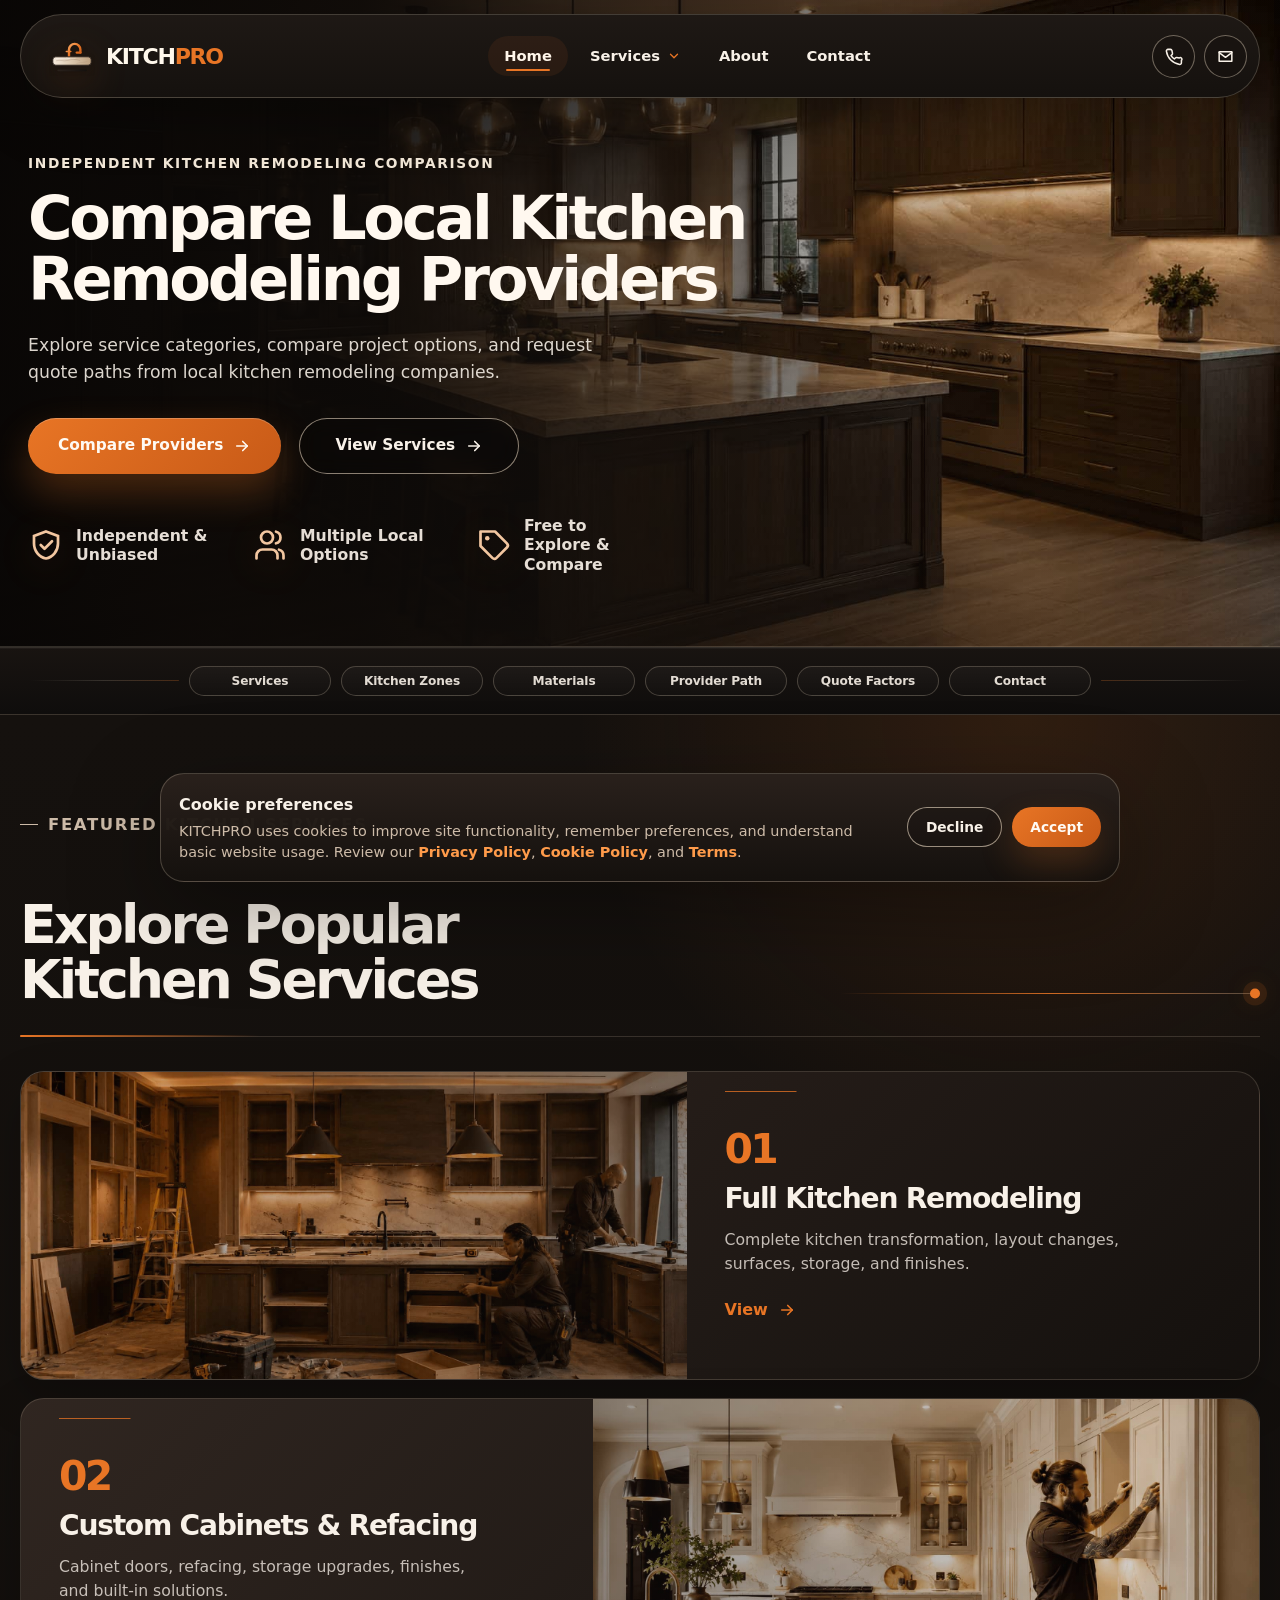
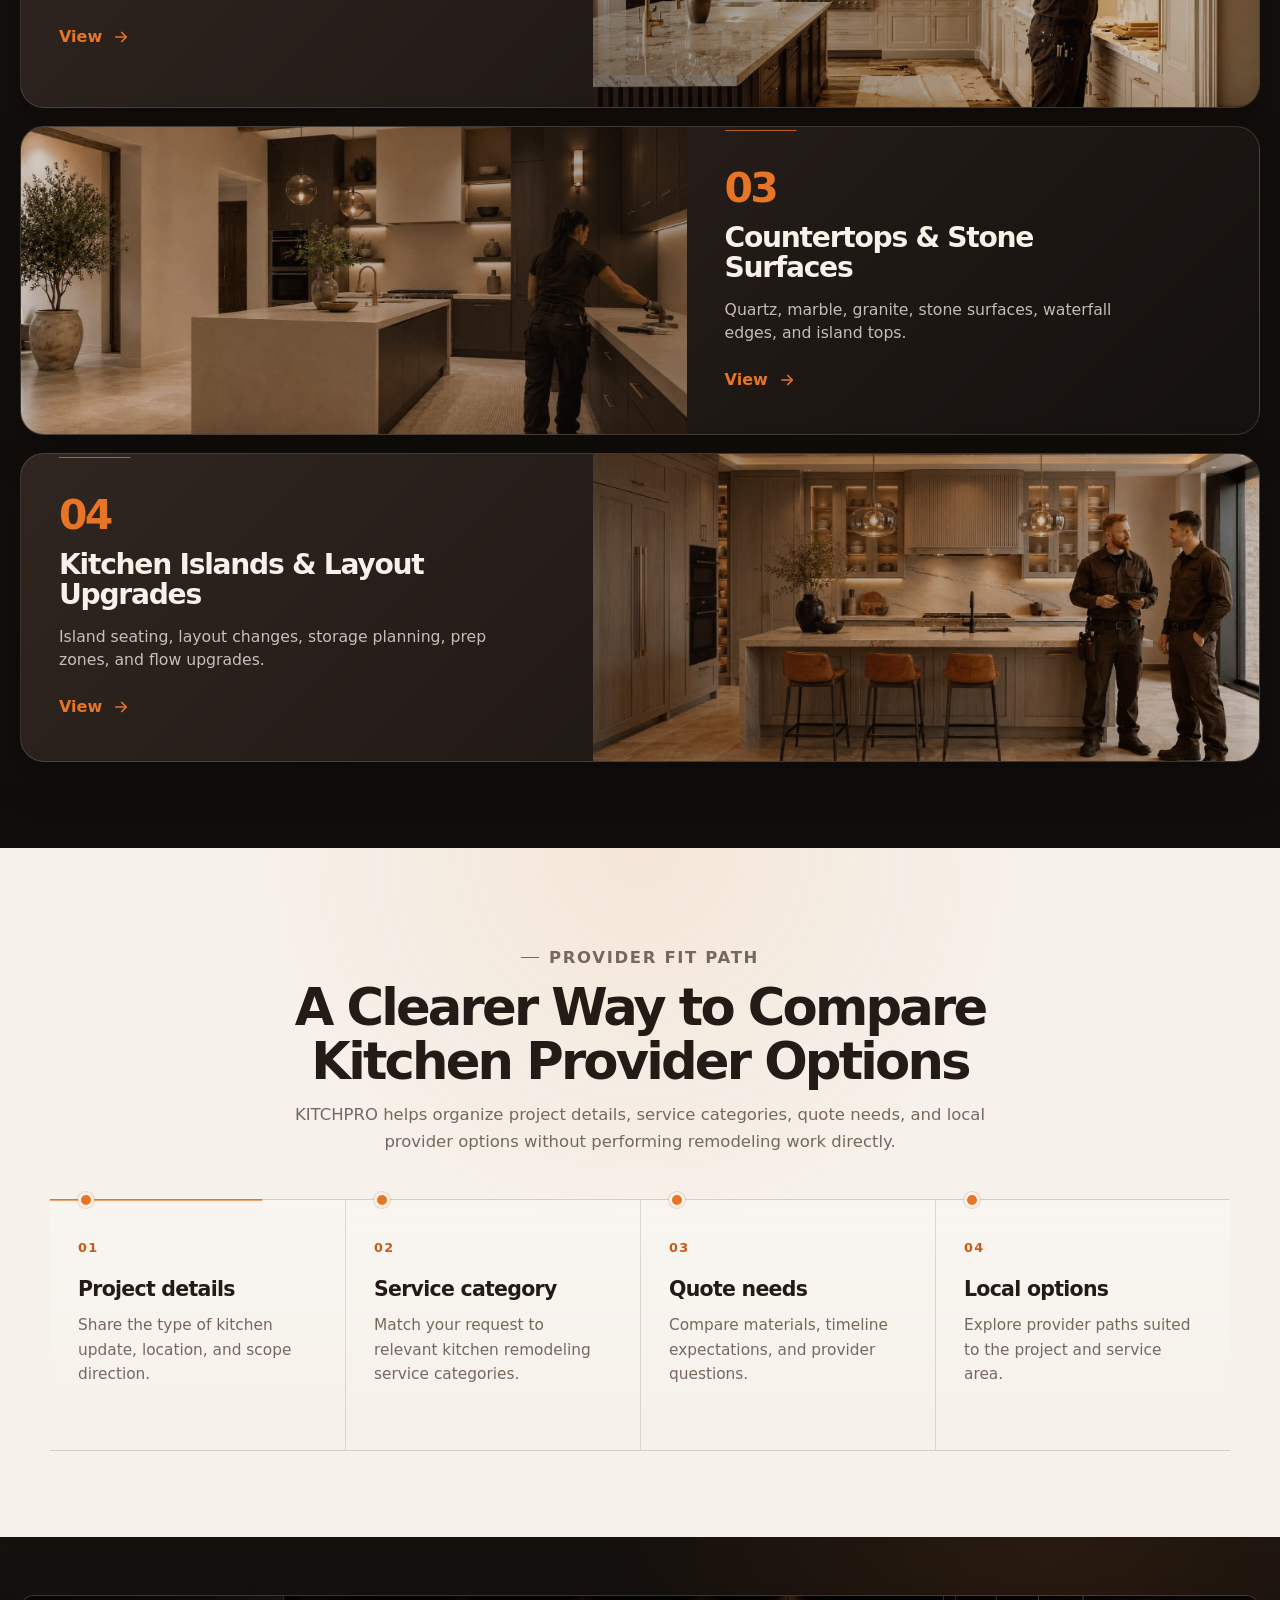
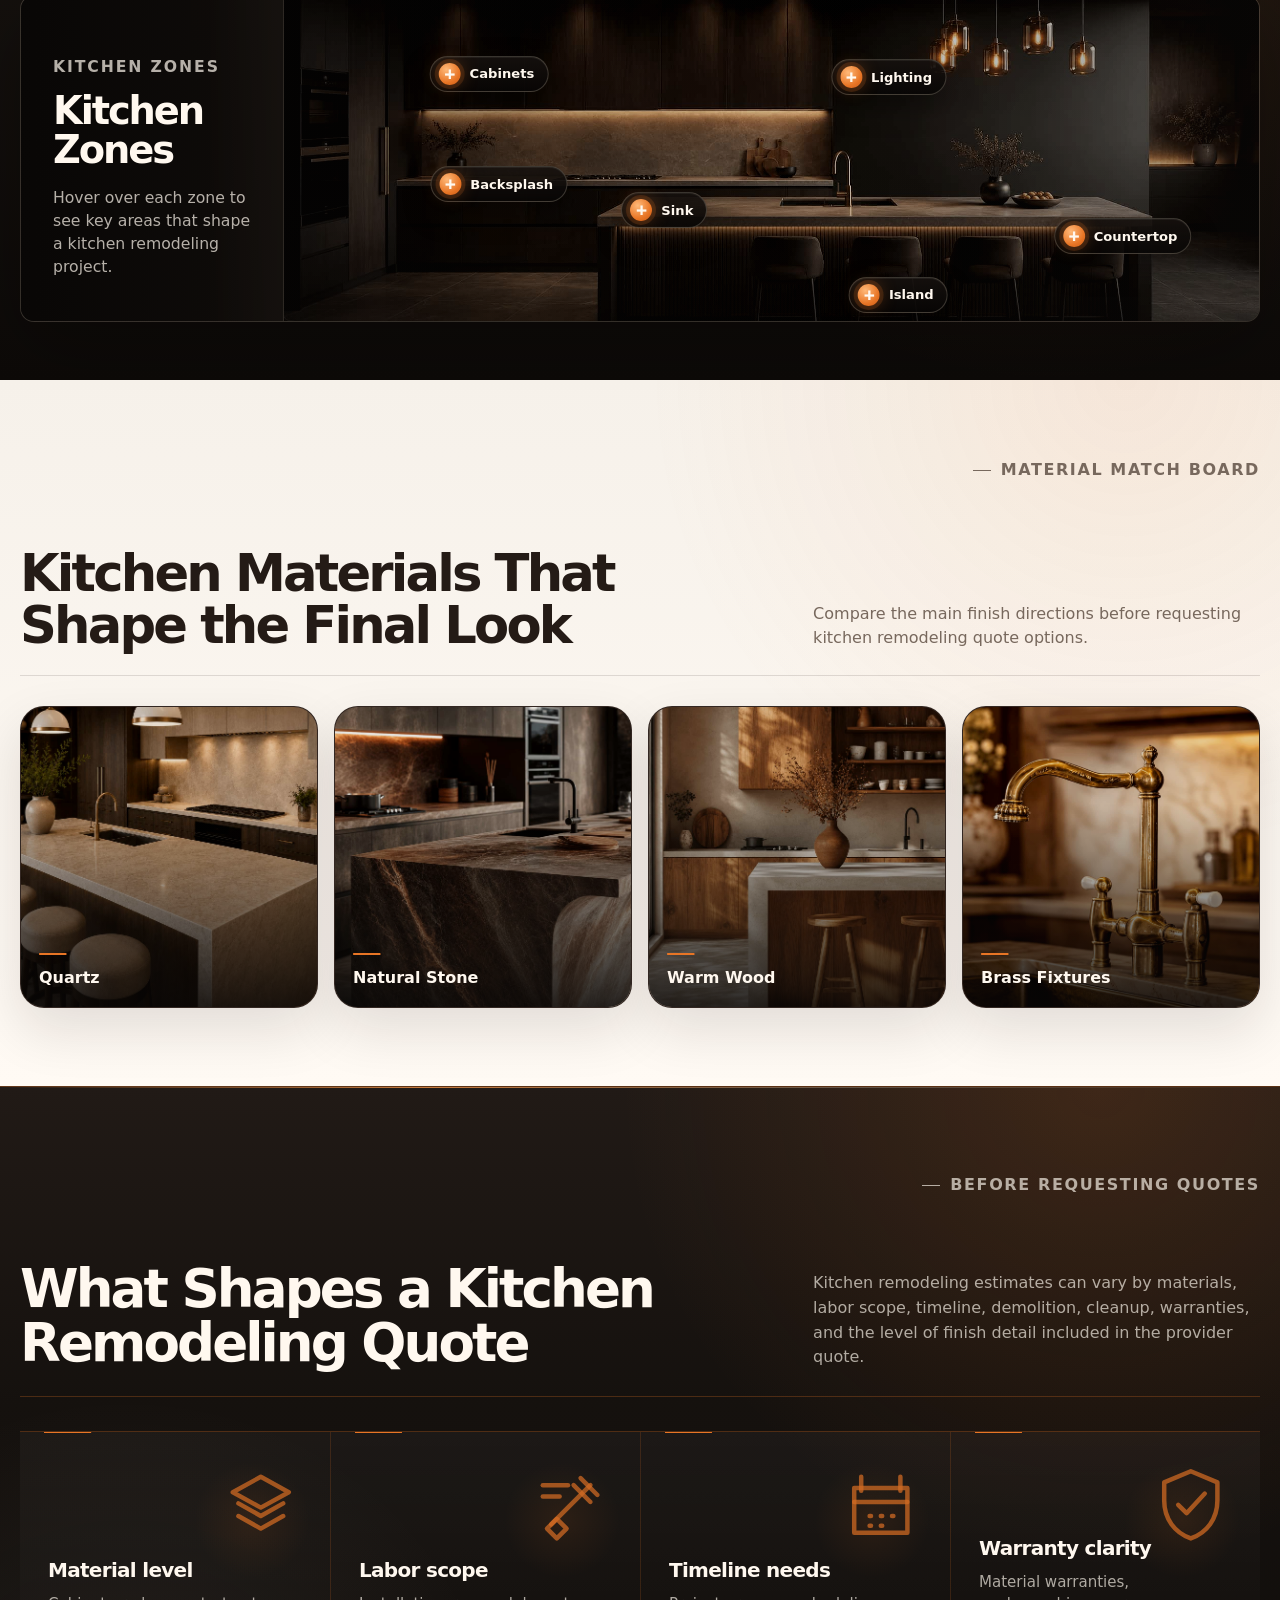
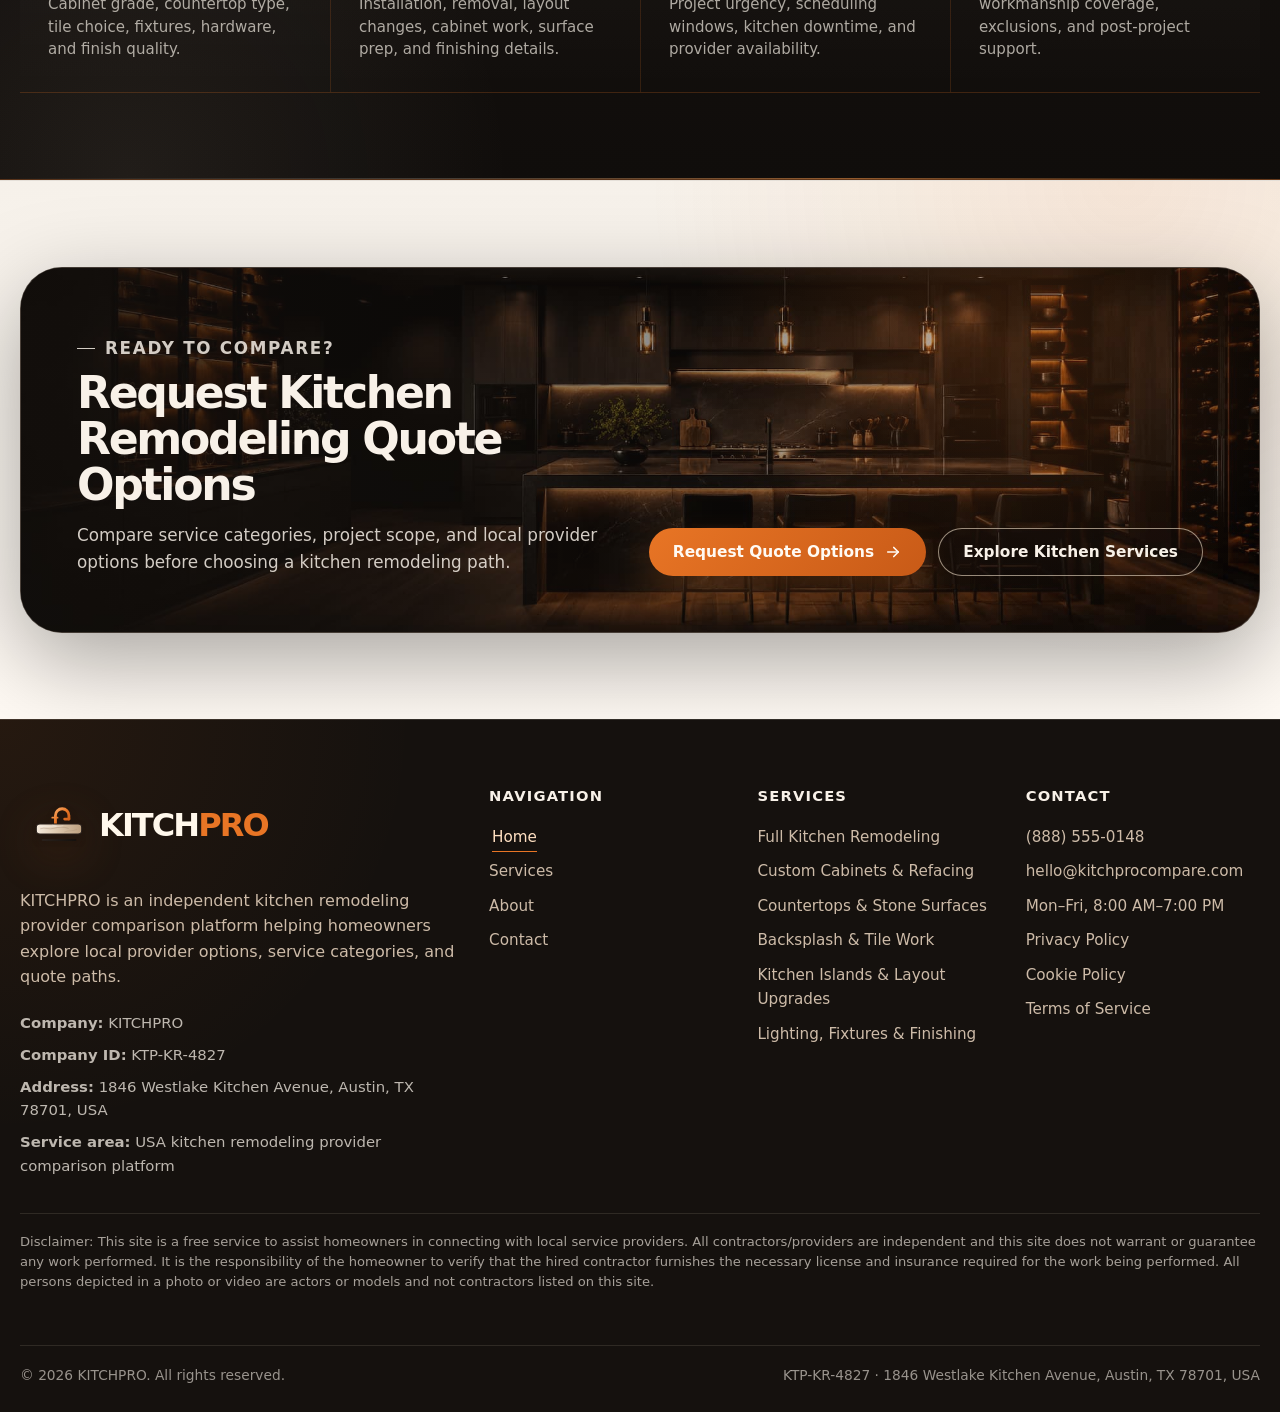
<file: index.html>
<!DOCTYPE html>
<html lang="en">

<head>
    <meta charset="UTF-8" />
    <meta name="viewport" content="width=device-width, initial-scale=1.0" />
    <meta name="description"
        content="KITCHPRO helps homeowners compare local kitchen remodeling providers, explore service categories, and request quote options." />

    <title>KITCHPRO | Kitchen Remodeling Provider Comparison</title>

    <link rel="icon" href="/assets/favicon/favicon.svg?v=4" type="image/svg+xml">
    <meta name="theme-color" content="#15110E">
    <link rel="stylesheet" href="css/style.css" />
    <link rel="stylesheet" href="css/home.css" />
</head>

<body>
    <a class="skip-link" href="#main">Skip to content</a>

    <header class="site-header" data-site-header>
        <div class="site-header__shell">
            <a class="logo" href="index.html" aria-label="KITCHPRO home" data-nav-link>
                <svg class="logo__icon" width="220" height="220" viewBox="0 0 220 220" fill="none"
                    xmlns="http://www.w3.org/2000/svg" aria-hidden="true">
                    <defs>
                        <linearGradient id="kpStoneHeaderLogo" x1="46" y1="112" x2="174" y2="112"
                            gradientUnits="userSpaceOnUse">
                            <stop offset="0%" stop-color="#F6EBDD" />
                            <stop offset="48%" stop-color="#DCC7AD" />
                            <stop offset="100%" stop-color="#BEA180" />
                        </linearGradient>
                        <linearGradient id="kpCopperHeaderLogo" x1="92" y1="48" x2="144" y2="106"
                            gradientUnits="userSpaceOnUse">
                            <stop offset="0%" stop-color="#FFB979" />
                            <stop offset="45%" stop-color="#E87525" />
                            <stop offset="100%" stop-color="#B94E13" />
                        </linearGradient>
                        <linearGradient id="kpShadowLineHeaderLogo" x1="60" y1="140" x2="160" y2="148"
                            gradientUnits="userSpaceOnUse">
                            <stop offset="0%" stop-color="#2A211C" />
                            <stop offset="100%" stop-color="#15110E" />
                        </linearGradient>
                        <filter id="kpSoftShadowHeaderLogo" x="34" y="34" width="152" height="126"
                            filterUnits="userSpaceOnUse" color-interpolation-filters="sRGB">
                            <feDropShadow dx="0" dy="12" stdDeviation="10" flood-color="#15110E" flood-opacity="0.25" />
                        </filter>
                        <clipPath id="kpSlabClipHeaderLogo">
                            <rect x="46" y="96" width="128" height="28" rx="10" />
                        </clipPath>
                    </defs>
                    <g filter="url(#kpSoftShadowHeaderLogo)">
                        <path d="M100 97V72C100 61.5066 108.507 53 119 53C129.493 53 138 61.5066 138 72V82"
                            stroke="url(#kpCopperHeaderLogo)" stroke-width="8" stroke-linecap="round"
                            stroke-linejoin="round" />
                        <path d="M138 82H126" stroke="url(#kpCopperHeaderLogo)" stroke-width="8"
                            stroke-linecap="round" />
                        <path d="M91 78H106" stroke="url(#kpCopperHeaderLogo)" stroke-width="5"
                            stroke-linecap="round" />
                        <rect x="46" y="96" width="128" height="28" rx="10" fill="url(#kpStoneHeaderLogo)"
                            stroke="#2A211C" stroke-width="3" />
                        <g clip-path="url(#kpSlabClipHeaderLogo)">
                            <path d="M58 109C71 104 82 113 96 108C108 104 122 103 136 108" stroke="#7E634F"
                                stroke-opacity="0.30" stroke-width="2.4" stroke-linecap="round" />
                            <path d="M92 99C101 104 111 104 121 101" stroke="#FFFFFF" stroke-opacity="0.38"
                                stroke-width="2" stroke-linecap="round" />
                            <path d="M126 118C138 113 147 117 160 112" stroke="#8B705A" stroke-opacity="0.24"
                                stroke-width="2" stroke-linecap="round" />
                        </g>
                        <path d="M58 102H102" stroke="#FFFFFF" stroke-opacity="0.42" stroke-width="2.8"
                            stroke-linecap="round" />
                        <path d="M64 141H156" stroke="url(#kpShadowLineHeaderLogo)" stroke-width="6"
                            stroke-linecap="round" />
                    </g>
                </svg>

                <span class="logo__word" aria-hidden="true">
                    <span>KITCH</span><span>PRO</span>
                </span>
            </a>

            <nav class="main-nav" aria-label="Primary navigation">
                <a class="nav-link" href="index.html" data-nav-link>Home</a>

                <div class="dropdown" data-services-dropdown>
                    <a class="dropdown__button" href="services.html" aria-expanded="false"
                        aria-controls="services-dropdown" data-dropdown-toggle data-nav-link>
                        Services
                        <svg class="dropdown__chevron" viewBox="0 0 24 24" aria-hidden="true">
                            <path d="M6 9L12 15L18 9" fill="none" stroke="currentColor" stroke-width="2.2"
                                stroke-linecap="round" stroke-linejoin="round" />
                        </svg>
                    </a>

                    <div class="dropdown__panel" id="services-dropdown" data-dropdown-panel hidden>
                        <div class="dropdown__list" data-service-menu></div>
                    </div>
                </div>

                <a class="nav-link" href="about.html" data-nav-link>About</a>
                <a class="nav-link" href="contact.html" data-nav-link>Contact</a>
            </nav>

            <div class="site-header__actions">
                <a class="icon-btn" href="tel:+18885550148" aria-label="Call KITCHPRO" data-phone-link>
                    <svg viewBox="0 0 24 24" aria-hidden="true">
                        <path
                            d="M22 16.92V20A2 2 0 0 1 19.82 22A19.86 19.86 0 0 1 3 5.18A2 2 0 0 1 5 3H8.09A2 2 0 0 1 10.06 4.72L10.7 7.82A2 2 0 0 1 10.14 9.65L8.9 10.89A16 16 0 0 0 13.11 15.1L14.35 13.86A2 2 0 0 1 16.18 13.3L19.28 13.94A2 2 0 0 1 22 16.92Z"
                            fill="none" stroke="currentColor" stroke-width="1.9" stroke-linecap="round"
                            stroke-linejoin="round" />
                    </svg>
                </a>

                <a class="icon-btn" href="mailto:hello@kitchprocompare.com" aria-label="Email KITCHPRO" data-email-link>
                    <svg viewBox="0 0 24 24" aria-hidden="true">
                        <path d="M4 6H20V18H4V6Z" fill="none" stroke="currentColor" stroke-width="1.9"
                            stroke-linejoin="round" />
                        <path d="M4 7L12 13L20 7" fill="none" stroke="currentColor" stroke-width="1.9"
                            stroke-linecap="round" stroke-linejoin="round" />
                    </svg>
                </a>

                <button class="mobile-toggle" type="button" aria-label="Open menu" aria-controls="mobile-menu"
                    aria-expanded="false" data-mobile-toggle>
                    <span></span>
                </button>
            </div>
        </div>
    </header>

    <div class="mobile-menu" id="mobile-menu" data-mobile-menu hidden>
        <div class="mobile-menu__panel" data-mobile-panel>


            <nav class="mobile-menu__nav" aria-label="Mobile navigation">
                <a class="mobile-menu__link" href="index.html" data-nav-link>Home</a>
                <a class="mobile-menu__link" href="services.html" data-nav-link>Services</a>
                <a class="mobile-menu__link" href="about.html" data-nav-link>About</a>
                <a class="mobile-menu__link" href="contact.html" data-nav-link>Contact</a>
            </nav>

            <div class="mobile-menu__section">
                <p class="mobile-menu__label">Kitchen services</p>
                <div class="mobile-menu__services" data-mobile-service-menu></div>
            </div>

            <div class="mobile-menu__contact">
                <a class="btn btn--primary btn--small" href="tel:+18885550148" data-phone-link>
                    Call
                </a>
                <a class="btn btn--secondary btn--small" href="mailto:hello@kitchprocompare.com" data-email-link>
                    Email
                </a>
            </div>
        </div>
    </div>

    <main id="main">
        <section class="hero home-hero" aria-labelledby="home-hero-title">
            <div class="hero__inner">
                <div class="container-wide">
                    <div class="hero__content">
                        <p class="kicker">Independent kitchen remodeling comparison</p>

                        <h1 class="hero__title" id="home-hero-title">
                            Compare Local Kitchen Remodeling Providers
                        </h1>

                        <p class="hero__text">
                            Explore service categories, compare project options, and request quote paths from local
                            kitchen remodeling companies.
                        </p>

                        <div class="hero__actions">
                            <a class="btn btn--primary" href="contact.html#contact-form">
                                <span data-cta-text="primary">Compare Providers</span>
                                <svg class="btn__arrow" viewBox="0 0 24 24" aria-hidden="true">
                                    <path d="M5 12H19" fill="none" stroke="currentColor" stroke-width="2.2"
                                        stroke-linecap="round" />
                                    <path d="M13 6L19 12L13 18" fill="none" stroke="currentColor" stroke-width="2.2"
                                        stroke-linecap="round" stroke-linejoin="round" />
                                </svg>
                            </a>

                            <a class="btn btn--secondary" href="services.html">
                                <span data-cta-text="secondary">View Services</span>
                                <svg class="btn__arrow" viewBox="0 0 24 24" aria-hidden="true">
                                    <path d="M5 12H19" fill="none" stroke="currentColor" stroke-width="2.2"
                                        stroke-linecap="round" />
                                    <path d="M13 6L19 12L13 18" fill="none" stroke="currentColor" stroke-width="2.2"
                                        stroke-linecap="round" stroke-linejoin="round" />
                                </svg>
                            </a>
                        </div>

                        <div class="hero__chips" aria-label="KITCHPRO benefits">
                            <div class="hero-chip">
                                <svg viewBox="0 0 24 24" aria-hidden="true">
                                    <path d="M12 3L20 6V11C20 16 16.5 20.2 12 21C7.5 20.2 4 16 4 11V6L12 3Z" fill="none"
                                        stroke="currentColor" stroke-width="1.8" />
                                    <path d="M8.5 12L11 14.5L16 9.5" fill="none" stroke="currentColor"
                                        stroke-width="1.8" stroke-linecap="round" stroke-linejoin="round" />
                                </svg>
                                <span>Independent &amp; Unbiased</span>
                            </div>

                            <div class="hero-chip">
                                <svg viewBox="0 0 24 24" aria-hidden="true">
                                    <path d="M17 21V19A4 4 0 0 0 13 15H7A4 4 0 0 0 3 19V21" fill="none"
                                        stroke="currentColor" stroke-width="1.8" stroke-linecap="round" />
                                    <path d="M10 11A4 4 0 1 0 10 3A4 4 0 0 0 10 11Z" fill="none" stroke="currentColor"
                                        stroke-width="1.8" />
                                    <path d="M21 21V19A4 4 0 0 0 18 15.13" fill="none" stroke="currentColor"
                                        stroke-width="1.8" stroke-linecap="round" />
                                    <path d="M16 3.13A4 4 0 0 1 16 10.87" fill="none" stroke="currentColor"
                                        stroke-width="1.8" stroke-linecap="round" />
                                </svg>
                                <span>Multiple Local Options</span>
                            </div>

                            <div class="hero-chip">
                                <svg viewBox="0 0 24 24" aria-hidden="true">
                                    <path
                                        d="M20.6 13.7L13.7 20.6A2 2 0 0 1 10.9 20.6L3 12.7V3H12.7L20.6 10.9A2 2 0 0 1 20.6 13.7Z"
                                        fill="none" stroke="currentColor" stroke-width="1.8" stroke-linejoin="round" />
                                    <path d="M7.5 7.5H7.52" fill="none" stroke="currentColor" stroke-width="3"
                                        stroke-linecap="round" />
                                </svg>
                                <span>Free to Explore &amp; Compare</span>
                            </div>
                        </div>
                    </div>
                </div>
            </div>
        </section>

        <nav class="anchor-strip" aria-label="Home page sections">
            <div class="anchor-strip__inner">
                <a class="anchor-link" href="#services">Services</a>
                <a class="anchor-link" href="#zones">Kitchen Zones</a>
                <a class="anchor-link" href="#materials">Materials</a>
                <a class="anchor-link" href="#provider-path">Provider Path</a>
                <a class="anchor-link" href="#quote-factors">Quote Factors</a>
                <a class="anchor-link" href="#contact-cta">Contact</a>

            </div>
        </nav>

        <section class="home-services section section--dark" id="services" aria-labelledby="featured-services-title">
            <div class="container-wide">
                <div class="home-services__layout">
                    <div class="section-heading home-services__heading">
                        <p class="section-kicker">Featured kitchen services</p>
                        <h2 id="featured-services-title">Explore Popular Kitchen Services</h2>
                        <div class="copper-line"></div>
                    </div>

                    <div class="featured-service-list">
                        <article class="featured-service-row">
                            <a class="featured-service-row__photo photo-frame shine-panel"
                                href="full-kitchen-remodeling.html">
                                <img src="assets/images/full-kitchen-remodeling.jpg"
                                    alt="Premium kitchen with dark cabinets and stone island" />
                            </a>

                            <div class="featured-service-row__content shine-panel">
                                <span class="featured-service-row__number">01</span>
                                <h3>Full Kitchen Remodeling</h3>
                                <p>Complete kitchen transformation, layout changes, surfaces, storage, and finishes.</p>
                                <a class="arrow-link" href="full-kitchen-remodeling.html"
                                    aria-label="View Full Kitchen Remodeling">
                                    View
                                    <svg viewBox="0 0 24 24" aria-hidden="true">
                                        <path d="M5 12H19" fill="none" stroke="currentColor" stroke-width="2.2"
                                            stroke-linecap="round" />
                                        <path d="M13 6L19 12L13 18" fill="none" stroke="currentColor" stroke-width="2.2"
                                            stroke-linecap="round" stroke-linejoin="round" />
                                    </svg>
                                </a>
                            </div>
                        </article>

                        <article class="featured-service-row featured-service-row--reverse">
                            <a class="featured-service-row__photo photo-frame shine-panel"
                                href="custom-cabinets-refacing.html">
                                <img src="assets/images/custom-cabinets-refacing.jpg"
                                    alt="Custom kitchen cabinets with warm lighting" />
                            </a>

                            <div class="featured-service-row__content shine-panel">
                                <span class="featured-service-row__number">02</span>
                                <h3>Custom Cabinets &amp; Refacing</h3>
                                <p>Cabinet doors, refacing, storage upgrades, finishes, and built-in solutions.</p>
                                <a class="arrow-link" href="custom-cabinets-refacing.html"
                                    aria-label="View Custom Cabinets and Refacing">
                                    View
                                    <svg viewBox="0 0 24 24" aria-hidden="true">
                                        <path d="M5 12H19" fill="none" stroke="currentColor" stroke-width="2.2"
                                            stroke-linecap="round" />
                                        <path d="M13 6L19 12L13 18" fill="none" stroke="currentColor" stroke-width="2.2"
                                            stroke-linecap="round" stroke-linejoin="round" />
                                    </svg>
                                </a>
                            </div>
                        </article>

                        <article class="featured-service-row">
                            <a class="featured-service-row__photo photo-frame shine-panel"
                                href="countertops-stone-surfaces.html">
                                <img src="assets/images/countertops-stone-surfaces.jpg"
                                    alt="Stone countertop and marble kitchen island" />
                            </a>

                            <div class="featured-service-row__content shine-panel">
                                <span class="featured-service-row__number">03</span>
                                <h3>Countertops &amp; Stone Surfaces</h3>
                                <p>Quartz, marble, granite, stone surfaces, waterfall edges, and island tops.</p>
                                <a class="arrow-link" href="countertops-stone-surfaces.html"
                                    aria-label="View Countertops and Stone Surfaces">
                                    View
                                    <svg viewBox="0 0 24 24" aria-hidden="true">
                                        <path d="M5 12H19" fill="none" stroke="currentColor" stroke-width="2.2"
                                            stroke-linecap="round" />
                                        <path d="M13 6L19 12L13 18" fill="none" stroke="currentColor" stroke-width="2.2"
                                            stroke-linecap="round" stroke-linejoin="round" />
                                    </svg>
                                </a>
                            </div>
                        </article>

                        <article class="featured-service-row featured-service-row--reverse">
                            <a class="featured-service-row__photo photo-frame shine-panel"
                                href="kitchen-islands-layout-upgrades.html">
                                <img src="assets/images/kitchen-islands-layout-upgrades.jpg"
                                    alt="Kitchen island with seating and layout upgrades" />
                            </a>

                            <div class="featured-service-row__content shine-panel">
                                <span class="featured-service-row__number">04</span>
                                <h3>Kitchen Islands &amp; Layout Upgrades</h3>
                                <p>Island seating, layout changes, storage planning, prep zones, and flow upgrades.</p>
                                <a class="arrow-link" href="kitchen-islands-layout-upgrades.html"
                                    aria-label="View Kitchen Islands and Layout Upgrades">
                                    View
                                    <svg viewBox="0 0 24 24" aria-hidden="true">
                                        <path d="M5 12H19" fill="none" stroke="currentColor" stroke-width="2.2"
                                            stroke-linecap="round" />
                                        <path d="M13 6L19 12L13 18" fill="none" stroke="currentColor" stroke-width="2.2"
                                            stroke-linecap="round" stroke-linejoin="round" />
                                    </svg>
                                </a>
                            </div>
                        </article>
                    </div>
                </div>
            </div>
        </section>


        <section class="provider-path section section--light" id="provider-path" aria-labelledby="provider-path-title">
            <div class="container">
                <div class="section-heading section-heading--center">
                    <p class="section-kicker">Provider fit path</p>
                    <h2 id="provider-path-title">A Clearer Way to Compare Kitchen Provider Options</h2>
                    <p>
                        KITCHPRO helps organize project details, service categories, quote needs, and local provider
                        options without performing remodeling work directly.
                    </p>
                </div>

                <div class="provider-path__line" aria-label="KITCHPRO comparison process">
                    <article class="provider-step">
                        <span class="provider-step__number">01</span>
                        <h3>Project details</h3>
                        <p>Share the type of kitchen update, location, and scope direction.</p>
                    </article>

                    <article class="provider-step">
                        <span class="provider-step__number">02</span>
                        <h3>Service category</h3>
                        <p>Match your request to relevant kitchen remodeling service categories.</p>
                    </article>

                    <article class="provider-step">
                        <span class="provider-step__number">03</span>
                        <h3>Quote needs</h3>
                        <p>Compare materials, timeline expectations, and provider questions.</p>
                    </article>

                    <article class="provider-step">
                        <span class="provider-step__number">04</span>
                        <h3>Local options</h3>
                        <p>Explore provider paths suited to the project and service area.</p>
                    </article>
                </div>
            </div>
        </section>

        <section class="zones-materials section section--brown" id="zones" aria-labelledby="zones-title">
            <div class="container-wide">
                <div class="zones-materials__grid">
                    <article class="kitchen-zones">
                        <div class="section-heading">
                            <p class="section-kicker">Kitchen zones</p>
                            <h2 id="zones-title">Kitchen Zones</h2>
                            <p>Hover over each zone to see key areas that shape a kitchen remodeling project.</p>
                        </div>

                        <div class="kitchen-zones__visual photo-frame">
                            <img src="assets/images/kitchen-zones.jpg"
                                alt="Modern kitchen with labeled remodeling zones" />

                            <button class="zone-dot zone-dot--cabinets" type="button" data-zone-label>
                                <span>Cabinets</span>
                            </button>
                            <button class="zone-dot zone-dot--countertop" type="button" data-zone-label>
                                <span>Countertop</span>
                            </button>
                            <button class="zone-dot zone-dot--sink" type="button" data-zone-label>
                                <span>Sink</span>
                            </button>
                            <button class="zone-dot zone-dot--lighting" type="button" data-zone-label>
                                <span>Lighting</span>
                            </button>
                            <button class="zone-dot zone-dot--backsplash" type="button" data-zone-label>
                                <span>Backsplash</span>
                            </button>
                            <button class="zone-dot zone-dot--island" type="button" data-zone-label>
                                <span>Island</span>
                            </button>
                        </div>

                        <div class="kitchen-zones__mobile-list" aria-label="Kitchen zone labels">
                            <span>Cabinets</span>
                            <span>Countertop</span>
                            <span>Sink</span>
                            <span>Lighting</span>
                            <span>Backsplash</span>
                            <span>Island</span>
                        </div>
                    </article>
                </div>
            </div>
        </section>

        <section class="materials-showcase section section--light" id="materials"
            aria-labelledby="materials-showcase-title">
            <div class="container-wide">
                <div class="materials-showcase__heading">
                    <p class="section-kicker">Material match board</p>

                    <h2 id="materials-showcase-title">Kitchen Materials That Shape the Final Look</h2>

                    <p>
                        Compare the main finish directions before requesting kitchen remodeling quote options.
                    </p>
                </div>

                <div class="materials-showcase__grid">
                    <a class="materials-showcase__card" href="countertops-stone-surfaces.html">
                        <img src="assets/images/quartz-texture.jpg" alt="Quartz kitchen material texture" />
                        <span>Quartz</span>
                    </a>

                    <a class="materials-showcase__card" href="countertops-stone-surfaces.html">
                        <img src="assets/images/natural-stone-texture.jpg"
                            alt="Natural stone kitchen material texture" />
                        <span>Natural Stone</span>
                    </a>

                    <a class="materials-showcase__card" href="custom-cabinets-refacing.html">
                        <img src="assets/images/warm-wood-texture.jpg" alt="Warm wood material texture" />
                        <span>Warm Wood</span>
                    </a>

                    <a class="materials-showcase__card" href="lighting-fixtures-finishing.html">
                        <img src="assets/images/brass-fixtures.jpg" alt="Brass kitchen fixture detail" />
                        <span>Brass Fixtures</span>
                    </a>
                </div>
            </div>
        </section>

        <section class="quote-factors section section--dark" id="quote-factors" aria-labelledby="quote-factors-title">
            <div class="container-wide">
                <div class="quote-factors__heading">
                    <p class="section-kicker">Before requesting quotes</p>
        
                    <h2 id="quote-factors-title">What Shapes a Kitchen Remodeling Quote</h2>
        
                    <p>
                        Kitchen remodeling estimates can vary by materials, labor scope, timeline, demolition, cleanup,
                        warranties, and the level of finish detail included in the provider quote.
                    </p>
                </div>
        
                <div class="quote-factors__list" aria-label="Kitchen remodeling quote comparison factors">
                    <article class="quote-factor">
                        <span class="quote-factor__icon" aria-hidden="true">
                            <svg viewBox="0 0 64 64">
                                <path d="M12 23L32 12L52 23L32 34L12 23Z" />
                                <path d="M16 31L32 40L48 31" />
                                <path d="M16 40L32 49L48 40" />
                            </svg>
                        </span>
                
                        <div class="quote-factor__content">
                            <h3>Material level</h3>
                            <p>Cabinet grade, countertop type, tile choice, fixtures, hardware, and finish quality.</p>
                        </div>
                    </article>
                
                    <article class="quote-factor">
                        <span class="quote-factor__icon" aria-hidden="true">
                            <svg viewBox="0 0 64 64">
                                <path d="M18 46L46 18" />
                                <path d="M39 13L51 25" />
                                <path d="M34 18L46 30" />
                                <path d="M15 49L22 56L29 49L22 42L15 49Z" />
                                <path d="M12 18H30" />
                                <path d="M12 26H24" />
                            </svg>
                        </span>
                
                        <div class="quote-factor__content">
                            <h3>Labor scope</h3>
                            <p>Installation, removal, layout changes, cabinet work, surface prep, and finishing details.</p>
                        </div>
                    </article>
                
                    <article class="quote-factor">
                        <span class="quote-factor__icon" aria-hidden="true">
                            <svg viewBox="0 0 64 64">
                                <path d="M18 12V22" />
                                <path d="M46 12V22" />
                                <path d="M13 20H51V52H13V20Z" />
                                <path d="M13 30H51" />
                                <path d="M24 40H25" />
                                <path d="M32 40H33" />
                                <path d="M40 40H41" />
                                <path d="M24 47H25" />
                                <path d="M32 47H33" />
                            </svg>
                        </span>
                
                        <div class="quote-factor__content">
                            <h3>Timeline needs</h3>
                            <p>Project urgency, scheduling windows, kitchen downtime, and provider availability.</p>
                        </div>
                    </article>
                
                    <article class="quote-factor">
                        <span class="quote-factor__icon" aria-hidden="true">
                            <svg viewBox="0 0 64 64">
                                <path d="M32 8L51 16V29C51 42 43.5 52 32 56C20.5 52 13 42 13 29V16L32 8Z" />
                                <path d="M23 32L29 38L42 24" />
                            </svg>
                        </span>
                
                        <div class="quote-factor__content">
                            <h3>Warranty clarity</h3>
                            <p>Material warranties, workmanship coverage, exclusions, and post-project support.</p>
                        </div>
                    </article>
                </div>
            </div>
        </section>

        <section class="final-cta section section--dark" id="contact-cta" aria-labelledby="home-final-cta-title">
            <div class="container-wide">
                <div class="final-cta__card shine-panel">
                    <img src="assets/images/cta-kitchen-1.jpg"
                        alt="Premium kitchen interior with warm lighting and stone island" />

                    <div class="final-cta__content">
                        <p class="section-kicker">Ready to compare?</p>
                        <h2 id="home-final-cta-title">Request Kitchen Remodeling Quote Options</h2>
                        <p>
                            Compare service categories, project scope, and local provider options before choosing a
                            kitchen remodeling path.
                        </p>
                    </div>

                    <div class="final-cta__actions">
                        <a class="btn btn--primary" href="contact.html#contact-form">
                            <span data-cta-text="contact">Request Quote Options</span>
                            <svg class="btn__arrow" viewBox="0 0 24 24" aria-hidden="true">
                                <path d="M5 12H19" fill="none" stroke="currentColor" stroke-width="2.2"
                                    stroke-linecap="round" />
                                <path d="M13 6L19 12L13 18" fill="none" stroke="currentColor" stroke-width="2.2"
                                    stroke-linecap="round" stroke-linejoin="round" />
                            </svg>
                        </a>

                        <a class="btn btn--secondary" href="services.html">
                            <span data-cta-text="services">Explore Kitchen Services</span>
                        </a>
                    </div>
                </div>
            </div>
        </section>
    </main>

    <footer class="site-footer">
        <div class="site-footer__top">
            <div class="container-wide">
                <div class="site-footer__grid">
                    <div class="footer__brand">
                        <a class="logo logo--large" href="index.html" aria-label="KITCHPRO home">
                            <svg class="logo__icon" width="220" height="220" viewBox="0 0 220 220" fill="none"
                                xmlns="http://www.w3.org/2000/svg" aria-hidden="true">
                                <defs>
                                    <linearGradient id="kpStoneFooterLogo" x1="46" y1="112" x2="174" y2="112"
                                        gradientUnits="userSpaceOnUse">
                                        <stop offset="0%" stop-color="#F6EBDD" />
                                        <stop offset="48%" stop-color="#DCC7AD" />
                                        <stop offset="100%" stop-color="#BEA180" />
                                    </linearGradient>
                                    <linearGradient id="kpCopperFooterLogo" x1="92" y1="48" x2="144" y2="106"
                                        gradientUnits="userSpaceOnUse">
                                        <stop offset="0%" stop-color="#FFB979" />
                                        <stop offset="45%" stop-color="#E87525" />
                                        <stop offset="100%" stop-color="#B94E13" />
                                    </linearGradient>
                                    <linearGradient id="kpShadowLineFooterLogo" x1="60" y1="140" x2="160" y2="148"
                                        gradientUnits="userSpaceOnUse">
                                        <stop offset="0%" stop-color="#2A211C" />
                                        <stop offset="100%" stop-color="#15110E" />
                                    </linearGradient>
                                    <filter id="kpSoftShadowFooterLogo" x="34" y="34" width="152" height="126"
                                        filterUnits="userSpaceOnUse" color-interpolation-filters="sRGB">
                                        <feDropShadow dx="0" dy="12" stdDeviation="10" flood-color="#15110E"
                                            flood-opacity="0.25" />
                                    </filter>
                                    <clipPath id="kpSlabClipFooterLogo">
                                        <rect x="46" y="96" width="128" height="28" rx="10" />
                                    </clipPath>
                                </defs>
                                <g filter="url(#kpSoftShadowFooterLogo)">
                                    <path d="M100 97V72C100 61.5066 108.507 53 119 53C129.493 53 138 61.5066 138 72V82"
                                        stroke="url(#kpCopperFooterLogo)" stroke-width="8" stroke-linecap="round"
                                        stroke-linejoin="round" />
                                    <path d="M138 82H126" stroke="url(#kpCopperFooterLogo)" stroke-width="8"
                                        stroke-linecap="round" />
                                    <path d="M91 78H106" stroke="url(#kpCopperFooterLogo)" stroke-width="5"
                                        stroke-linecap="round" />
                                    <rect x="46" y="96" width="128" height="28" rx="10" fill="url(#kpStoneFooterLogo)"
                                        stroke="#2A211C" stroke-width="3" />
                                    <g clip-path="url(#kpSlabClipFooterLogo)">
                                        <path d="M58 109C71 104 82 113 96 108C108 104 122 103 136 108" stroke="#7E634F"
                                            stroke-opacity="0.30" stroke-width="2.4" stroke-linecap="round" />
                                        <path d="M92 99C101 104 111 104 121 101" stroke="#FFFFFF" stroke-opacity="0.38"
                                            stroke-width="2" stroke-linecap="round" />
                                        <path d="M126 118C138 113 147 117 160 112" stroke="#8B705A"
                                            stroke-opacity="0.24" stroke-width="2" stroke-linecap="round" />
                                    </g>
                                    <path d="M58 102H102" stroke="#FFFFFF" stroke-opacity="0.42" stroke-width="2.8"
                                        stroke-linecap="round" />
                                    <path d="M64 141H156" stroke="url(#kpShadowLineFooterLogo)" stroke-width="6"
                                        stroke-linecap="round" />
                                </g>
                            </svg>

                            <span class="logo__word" aria-hidden="true">
                                <span>KITCH</span><span>PRO</span>
                            </span>
                        </a>

                        <p data-footer-description>
                            KITCHPRO is an independent kitchen remodeling provider comparison platform helping
                            homeowners explore local provider options, service categories, and quote paths.
                        </p>

                        <div class="footer__meta">
                            <span><strong>Company:</strong> <span data-company-name>KITCHPRO</span></span>
                            <span><strong>Company ID:</strong> <span data-company-id>KTP-KR-4827</span></span>
                            <span><strong>Address:</strong> <span data-address>1846 Westlake Kitchen Avenue, Austin, TX
                                    78701, USA</span></span>
                            <span><strong>Service area:</strong> <span data-service-area>USA kitchen remodeling provider
                                    comparison platform</span></span>
                        </div>
                    </div>

                    <div>
                        <h2 class="footer__title">Navigation</h2>
                        <ul class="footer__list">
                            <li><a class="footer__link" href="index.html" data-nav-link>Home</a></li>
                            <li><a class="footer__link" href="services.html" data-nav-link>Services</a></li>
                            <li><a class="footer__link" href="about.html" data-nav-link>About</a></li>
                            <li><a class="footer__link" href="contact.html" data-nav-link>Contact</a></li>
                        </ul>
                    </div>

                    <div>
                        <h2 class="footer__title">Services</h2>
                        <ul class="footer__list" data-footer-service-menu></ul>
                    </div>

                    <div>
                        <h2 class="footer__title">Contact</h2>
                        <ul class="footer__list">
                            <li><a class="footer__link" href="tel:+18885550148" data-phone-link data-phone-display>(888)
                                    555-0148</a></li>
                            <li><a class="footer__link" href="mailto:hello@kitchprocompare.com" data-email-link
                                    data-email>hello@kitchprocompare.com</a></li>
                            <li><span class="footer__link" data-support-hours>Mon–Fri, 8:00 AM–7:00 PM</span></li>
                            <li><a class="footer__link" href="privacy-policy.html">Privacy Policy</a></li>
                            <li><a class="footer__link" href="cookie-policy.html">Cookie Policy</a></li>
                            <li><a class="footer__link" href="terms-of-service.html">Terms of Service</a></li>
                        </ul>
                    </div>
                </div>

                <p class="site-footer__disclaimer" data-footer-disclaimer>
                    Disclaimer: This site is a free service to assist homeowners in connecting with local service
                    providers. All contractors/providers are independent and this site does not warrant or guarantee any
                    work performed. It is the responsibility of the homeowner to verify that the hired contractor
                    furnishes the necessary license and insurance required for the work being performed. All persons
                    depicted in a photo or video are actors or models and not contractors listed on this site.
                </p>
            </div>
        </div>

        <div class="site-footer__bottom">
            <div class="container-wide">
                <div class="site-footer__bottom-inner">
                    <span>© <span data-current-year></span> <span data-company-name>KITCHPRO</span>. All rights
                        reserved.</span>
                    <span><span data-company-id>KTP-KR-4827</span> · <span data-address>1846 Westlake Kitchen Avenue,
                            Austin, TX 78701, USA</span></span>
                </div>
            </div>
        </div>
    </footer>

    <script src="js/config.js"></script>
    <script src="js/main.js"></script>
    <script src="js/home.js"></script>
</body>

</html>
</file>
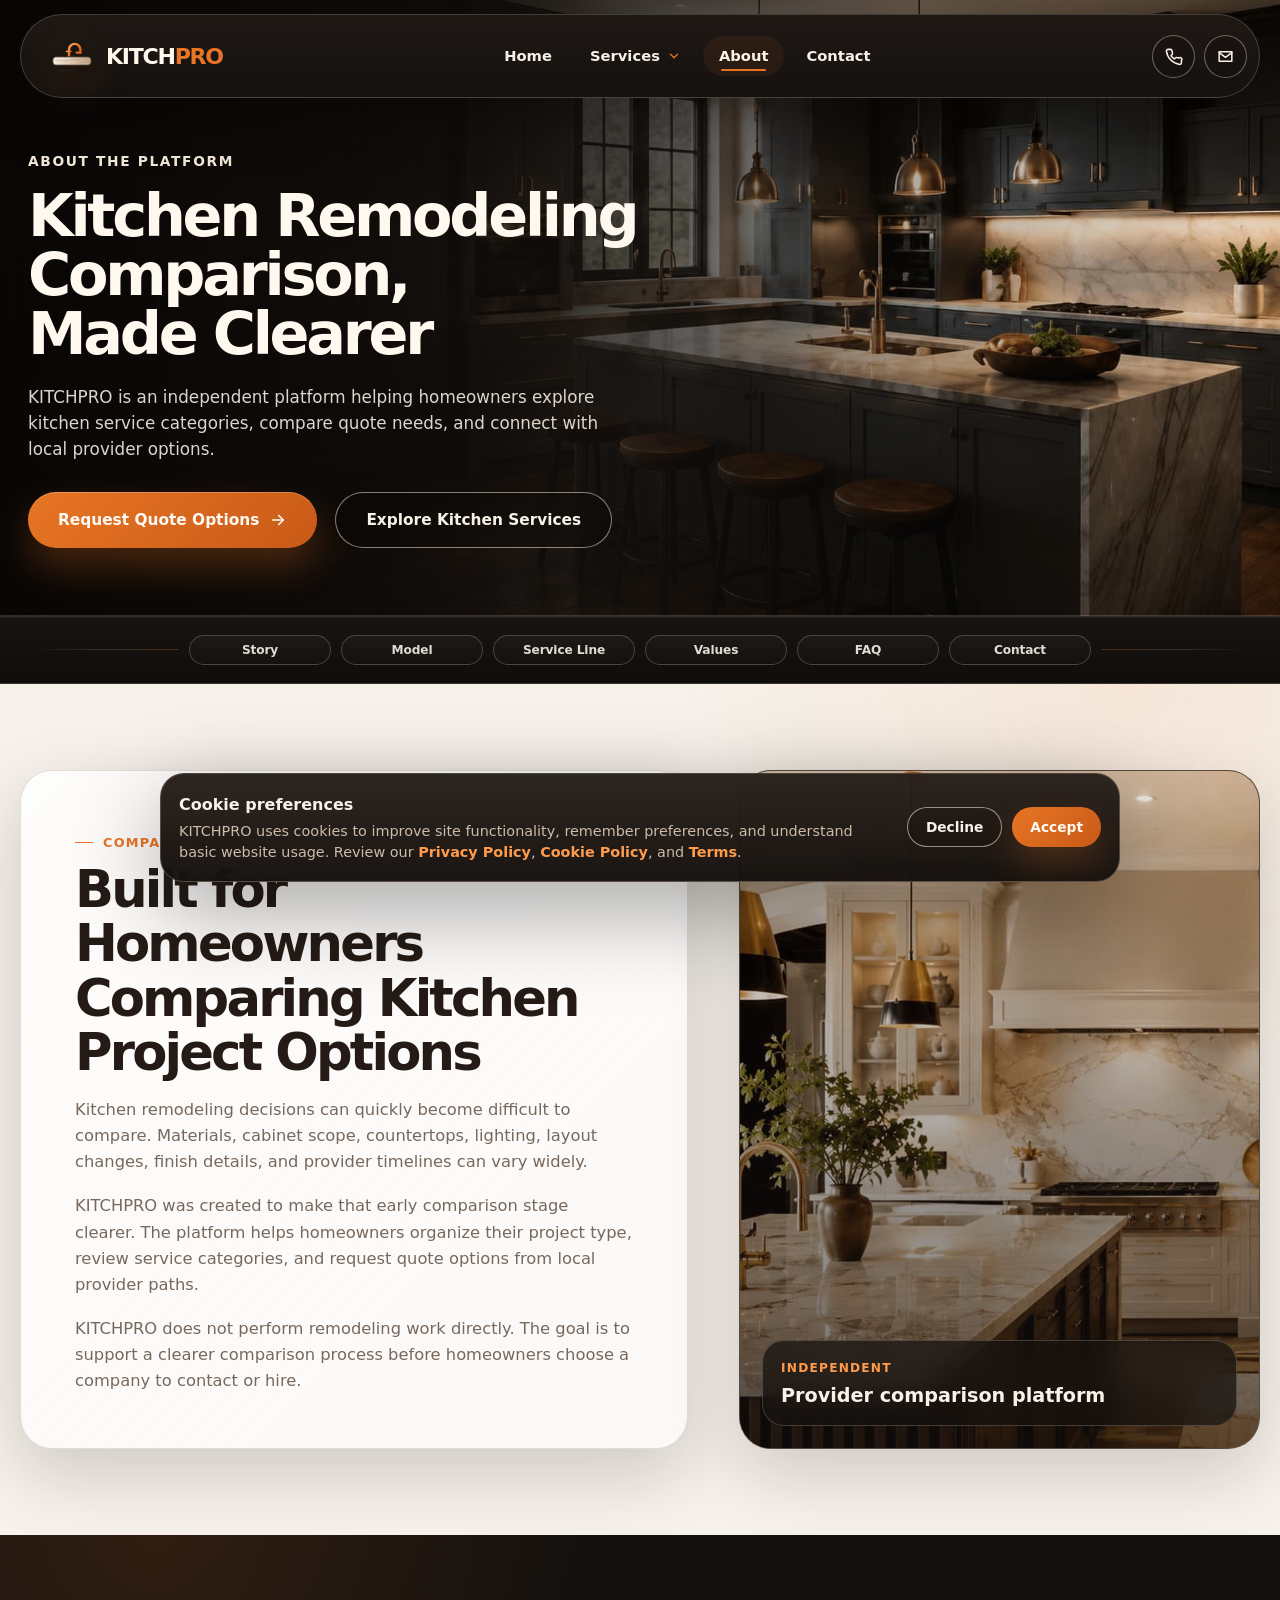
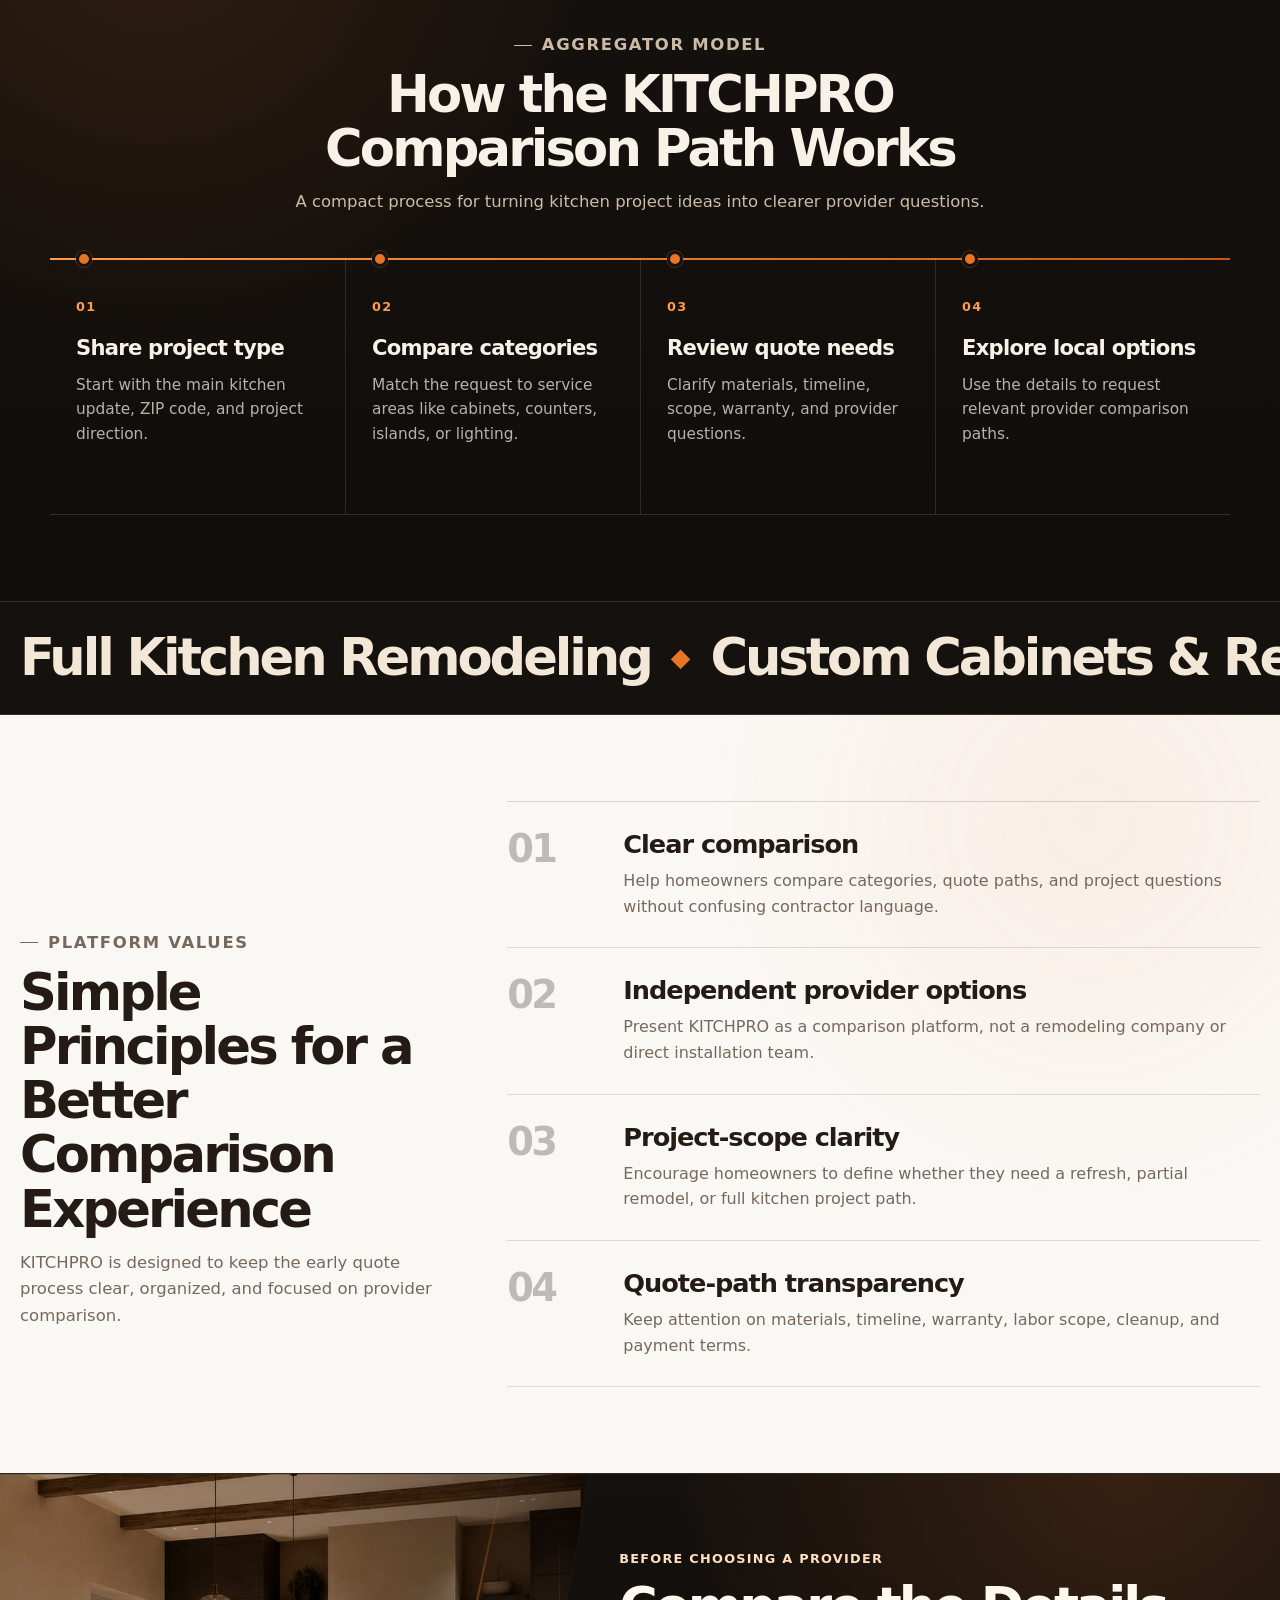
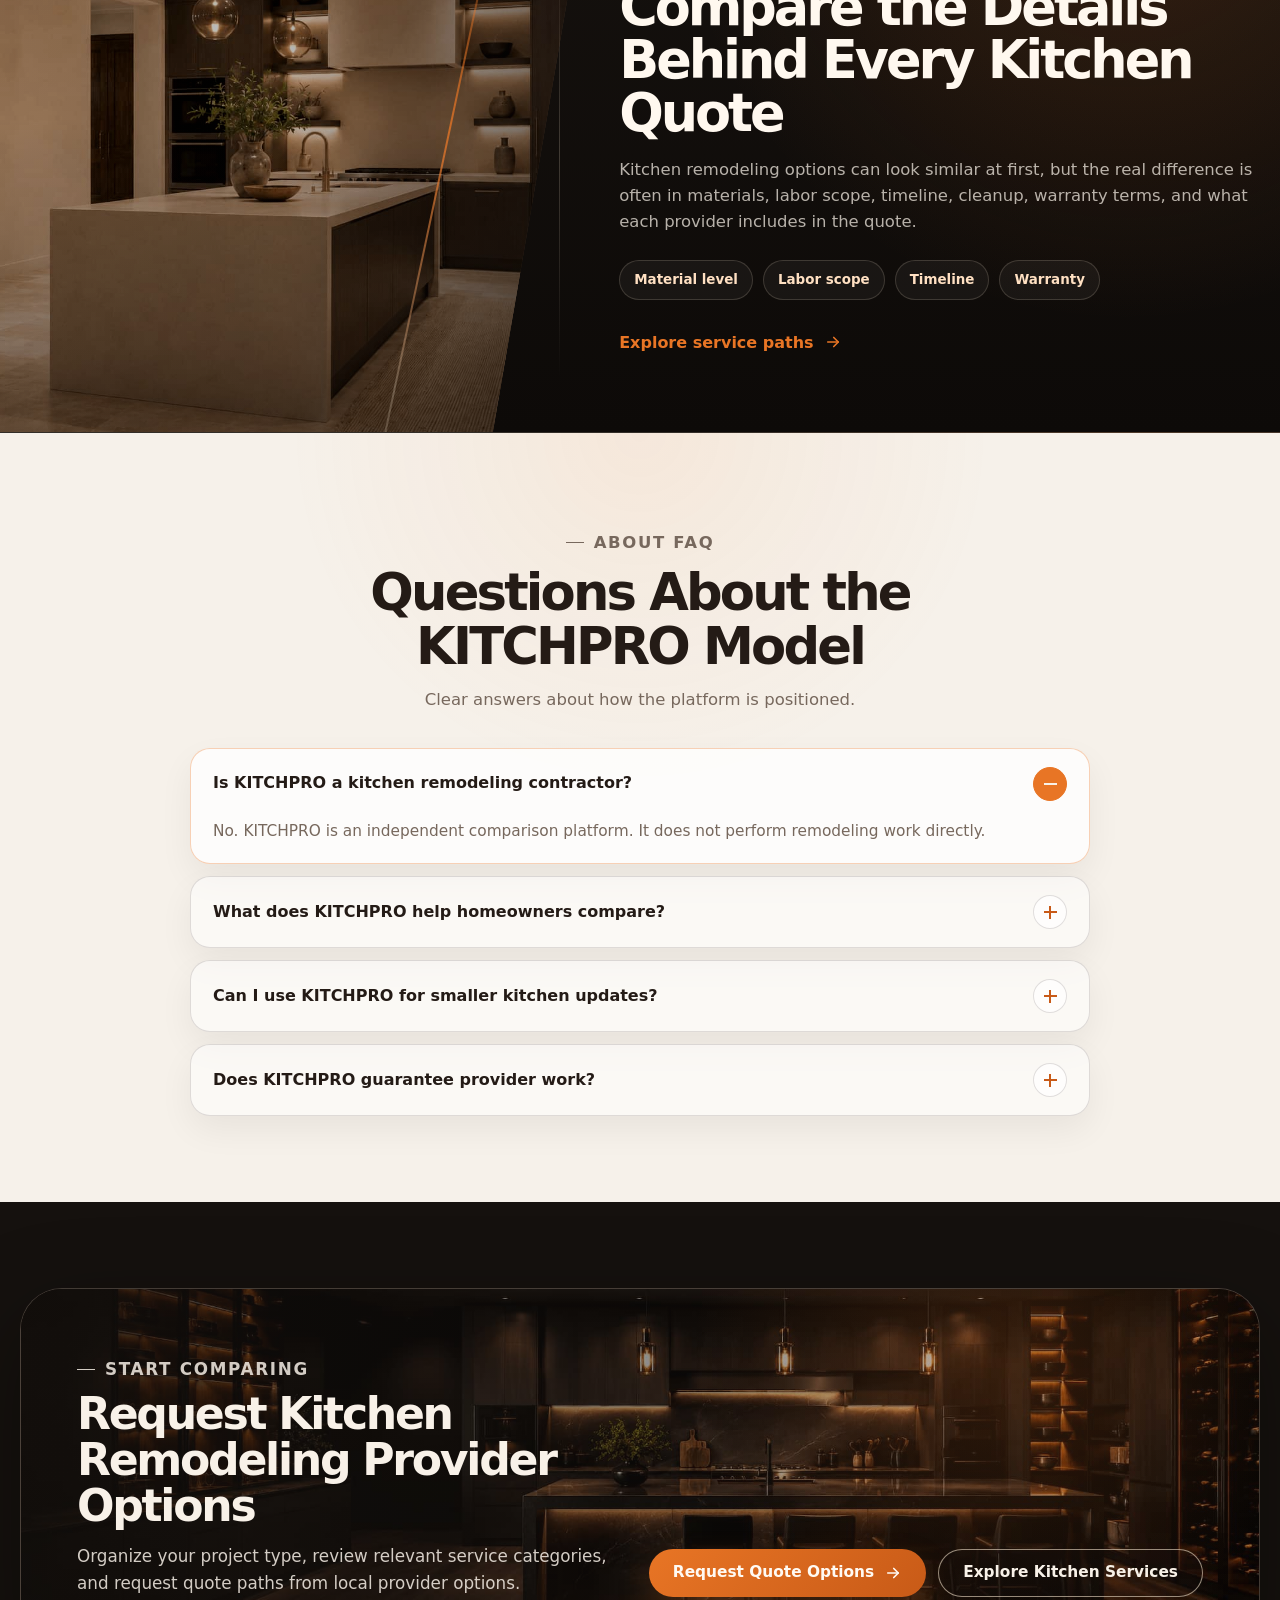
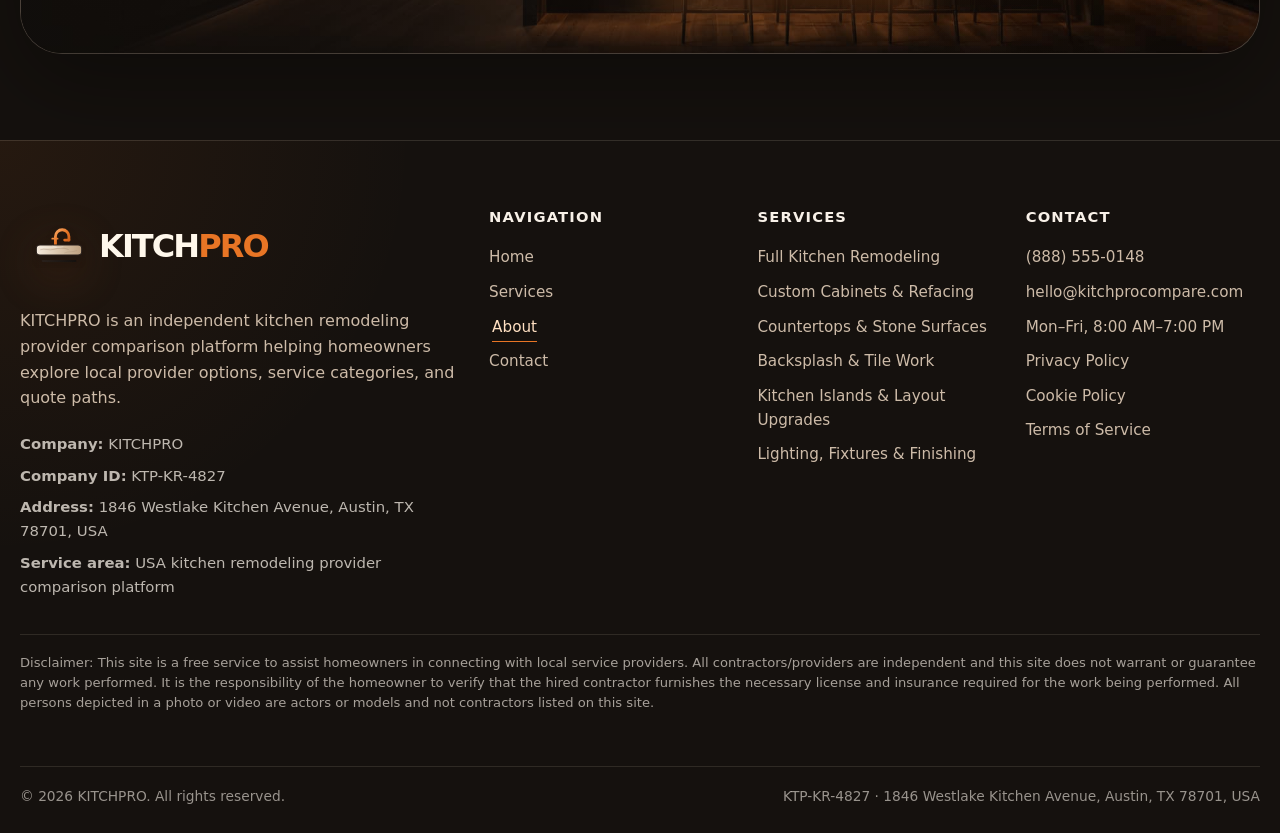
<file: about.html>
<!DOCTYPE html>
<html lang="en">

<head>
    <meta charset="UTF-8" />
    <meta name="viewport" content="width=device-width, initial-scale=1.0" />
    <meta name="description"
        content="Learn how KITCHPRO helps homeowners compare local kitchen remodeling provider options and quote paths." />

    <title>About | KITCHPRO Kitchen Provider Comparison</title>

    <link rel="icon" href="/assets/favicon/favicon.svg?v=4" type="image/svg+xml">
    <meta name="theme-color" content="#15110E">
    <link rel="stylesheet" href="css/style.css" />
    <link rel="stylesheet" href="css/about.css" />
</head>

<body>
    <a class="skip-link" href="#main">Skip to content</a>

    <header class="site-header" data-site-header>
        <div class="site-header__shell">
            <a class="logo" href="index.html" aria-label="KITCHPRO home" data-nav-link>
                <svg class="logo__icon" width="220" height="220" viewBox="0 0 220 220" fill="none"
                    xmlns="http://www.w3.org/2000/svg" aria-hidden="true">
                    <defs>
                        <linearGradient id="kpStoneAboutHeader" x1="46" y1="112" x2="174" y2="112"
                            gradientUnits="userSpaceOnUse">
                            <stop offset="0%" stop-color="#F6EBDD" />
                            <stop offset="48%" stop-color="#DCC7AD" />
                            <stop offset="100%" stop-color="#BEA180" />
                        </linearGradient>
                        <linearGradient id="kpCopperAboutHeader" x1="92" y1="48" x2="144" y2="106"
                            gradientUnits="userSpaceOnUse">
                            <stop offset="0%" stop-color="#FFB979" />
                            <stop offset="45%" stop-color="#E87525" />
                            <stop offset="100%" stop-color="#B94E13" />
                        </linearGradient>
                        <linearGradient id="kpShadowLineAboutHeader" x1="60" y1="140" x2="160" y2="148"
                            gradientUnits="userSpaceOnUse">
                            <stop offset="0%" stop-color="#2A211C" />
                            <stop offset="100%" stop-color="#15110E" />
                        </linearGradient>
                        <filter id="kpSoftShadowAboutHeader" x="34" y="34" width="152" height="126"
                            filterUnits="userSpaceOnUse" color-interpolation-filters="sRGB">
                            <feDropShadow dx="0" dy="12" stdDeviation="10" flood-color="#15110E" flood-opacity="0.25" />
                        </filter>
                        <clipPath id="kpSlabClipAboutHeader">
                            <rect x="46" y="96" width="128" height="28" rx="10" />
                        </clipPath>
                    </defs>

                    <g filter="url(#kpSoftShadowAboutHeader)">
                        <path d="M100 97V72C100 61.5066 108.507 53 119 53C129.493 53 138 61.5066 138 72V82"
                            stroke="url(#kpCopperAboutHeader)" stroke-width="8" stroke-linecap="round"
                            stroke-linejoin="round" />
                        <path d="M138 82H126" stroke="url(#kpCopperAboutHeader)" stroke-width="8"
                            stroke-linecap="round" />
                        <path d="M91 78H106" stroke="url(#kpCopperAboutHeader)" stroke-width="5"
                            stroke-linecap="round" />
                        <rect x="46" y="96" width="128" height="28" rx="10" fill="url(#kpStoneAboutHeader)"
                            stroke="#2A211C" stroke-width="3" />
                        <g clip-path="url(#kpSlabClipAboutHeader)">
                            <path d="M58 109C71 104 82 113 96 108C108 104 122 103 136 108" stroke="#7E634F"
                                stroke-opacity="0.30" stroke-width="2.4" stroke-linecap="round" />
                            <path d="M92 99C101 104 111 104 121 101" stroke="#FFFFFF" stroke-opacity="0.38"
                                stroke-width="2" stroke-linecap="round" />
                            <path d="M126 118C138 113 147 117 160 112" stroke="#8B705A" stroke-opacity="0.24"
                                stroke-width="2" stroke-linecap="round" />
                        </g>
                        <path d="M58 102H102" stroke="#FFFFFF" stroke-opacity="0.42" stroke-width="2.8"
                            stroke-linecap="round" />
                        <path d="M64 141H156" stroke="url(#kpShadowLineAboutHeader)" stroke-width="6"
                            stroke-linecap="round" />
                    </g>
                </svg>

                <span class="logo__word" aria-hidden="true">
                    <span>KITCH</span><span>PRO</span>
                </span>
            </a>

            <nav class="main-nav" aria-label="Primary navigation">
                <a class="nav-link" href="index.html" data-nav-link>Home</a>

                <div class="dropdown" data-services-dropdown>
                    <a class="dropdown__button" href="services.html" aria-expanded="false"
                        aria-controls="services-dropdown" data-dropdown-toggle data-nav-link>
                        Services
                        <svg class="dropdown__chevron" viewBox="0 0 24 24" aria-hidden="true">
                            <path d="M6 9L12 15L18 9" fill="none" stroke="currentColor" stroke-width="2.2"
                                stroke-linecap="round" stroke-linejoin="round" />
                        </svg>
                    </a>

                    <div class="dropdown__panel" id="services-dropdown" data-dropdown-panel hidden>
                        <div class="dropdown__list" data-service-menu></div>
                    </div>
                </div>

                <a class="nav-link" href="about.html" data-nav-link>About</a>
                <a class="nav-link" href="contact.html" data-nav-link>Contact</a>
            </nav>

            <div class="site-header__actions">
                <a class="icon-btn" href="tel:+18885550148" aria-label="Call KITCHPRO" data-phone-link>
                    <svg viewBox="0 0 24 24" aria-hidden="true">
                        <path
                            d="M22 16.92V20A2 2 0 0 1 19.82 22A19.86 19.86 0 0 1 3 5.18A2 2 0 0 1 5 3H8.09A2 2 0 0 1 10.06 4.72L10.7 7.82A2 2 0 0 1 10.14 9.65L8.9 10.89A16 16 0 0 0 13.11 15.1L14.35 13.86A2 2 0 0 1 16.18 13.3L19.28 13.94A2 2 0 0 1 22 16.92Z"
                            fill="none" stroke="currentColor" stroke-width="1.9" stroke-linecap="round"
                            stroke-linejoin="round" />
                    </svg>
                </a>

                <a class="icon-btn" href="mailto:hello@kitchprocompare.com" aria-label="Email KITCHPRO" data-email-link>
                    <svg viewBox="0 0 24 24" aria-hidden="true">
                        <path d="M4 6H20V18H4V6Z" fill="none" stroke="currentColor" stroke-width="1.9"
                            stroke-linejoin="round" />
                        <path d="M4 7L12 13L20 7" fill="none" stroke="currentColor" stroke-width="1.9"
                            stroke-linecap="round" stroke-linejoin="round" />
                    </svg>
                </a>

                <button class="mobile-toggle" type="button" aria-label="Open menu" aria-controls="mobile-menu"
                    aria-expanded="false" data-mobile-toggle>
                    <span></span>
                </button>
            </div>
        </div>
    </header>

    <div class="mobile-menu" id="mobile-menu" data-mobile-menu hidden>
        <div class="mobile-menu__panel" data-mobile-panel>


            <nav class="mobile-menu__nav" aria-label="Mobile navigation">
                <a class="mobile-menu__link" href="index.html" data-nav-link>Home</a>
                <a class="mobile-menu__link" href="services.html" data-nav-link>Services</a>
                <a class="mobile-menu__link" href="about.html" data-nav-link>About</a>
                <a class="mobile-menu__link" href="contact.html" data-nav-link>Contact</a>
            </nav>

            <div class="mobile-menu__section">
                <p class="mobile-menu__label">Kitchen services</p>
                <div class="mobile-menu__services" data-mobile-service-menu></div>
            </div>

            <div class="mobile-menu__contact">
                <a class="btn btn--primary btn--small" href="tel:+18885550148" data-phone-link>Call</a>
                <a class="btn btn--secondary btn--small" href="mailto:hello@kitchprocompare.com"
                    data-email-link>Email</a>
            </div>
        </div>
    </div>

    <main id="main">
        <section class="hero about-hero" aria-labelledby="about-hero-title">
            <div class="hero__inner">
                <div class="container-wide">
                    <div class="hero__content">
                        <p class="kicker">About the platform</p>

                        <h1 class="hero__title" id="about-hero-title">
                            Kitchen Remodeling Comparison, Made Clearer
                        </h1>

                        <p class="hero__text">
                            KITCHPRO is an independent platform helping homeowners explore kitchen service categories,
                            compare quote needs, and connect with local provider options.
                        </p>

                        <div class="hero__actions">
                            <a class="btn btn--primary" href="contact.html#contact-form">
                                <span data-cta-text="contact">Request Quote Options</span>
                                <svg class="btn__arrow" viewBox="0 0 24 24" aria-hidden="true">
                                    <path d="M5 12H19" fill="none" stroke="currentColor" stroke-width="2.2"
                                        stroke-linecap="round" />
                                    <path d="M13 6L19 12L13 18" fill="none" stroke="currentColor" stroke-width="2.2"
                                        stroke-linecap="round" stroke-linejoin="round" />
                                </svg>
                            </a>

                            <a class="btn btn--secondary" href="services.html">
                                <span data-cta-text="services">Explore Kitchen Services</span>
                            </a>
                        </div>

                        <div class="hero__chips" aria-label="About KITCHPRO highlights">
                            <div class="hero-chip">
                                <svg viewBox="0 0 24 24" aria-hidden="true">
                                    <path d="M4 19V5" fill="none" stroke="currentColor" stroke-width="1.8"
                                        stroke-linecap="round" />
                                    <path d="M4 7H20" fill="none" stroke="currentColor" stroke-width="1.8"
                                        stroke-linecap="round" />
                                    <path d="M8 11H18" fill="none" stroke="currentColor" stroke-width="1.8"
                                        stroke-linecap="round" />
                                    <path d="M8 15H15" fill="none" stroke="currentColor" stroke-width="1.8"
                                        stroke-linecap="round" />
                                </svg>
                                <span>Service category clarity</span>
                            </div>

                            <div class="hero-chip">
                                <svg viewBox="0 0 24 24" aria-hidden="true">
                                    <path d="M12 3L20 7V12C20 16.5 16.7 20.1 12 21C7.3 20.1 4 16.5 4 12V7L12 3Z"
                                        fill="none" stroke="currentColor" stroke-width="1.8" stroke-linejoin="round" />
                                    <path d="M9 12L11 14L15.5 9.5" fill="none" stroke="currentColor" stroke-width="1.8"
                                        stroke-linecap="round" stroke-linejoin="round" />
                                </svg>
                                <span>Independent comparison model</span>
                            </div>

                            <div class="hero-chip">
                                <svg viewBox="0 0 24 24" aria-hidden="true">
                                    <path d="M5 5H19V19H5V5Z" fill="none" stroke="currentColor" stroke-width="1.8"
                                        stroke-linejoin="round" />
                                    <path d="M8 9H16" fill="none" stroke="currentColor" stroke-width="1.8"
                                        stroke-linecap="round" />
                                    <path d="M8 13H14" fill="none" stroke="currentColor" stroke-width="1.8"
                                        stroke-linecap="round" />
                                </svg>
                                <span>Quote-path transparency</span>
                            </div>
                        </div>
                    </div>
                </div>
            </div>
        </section>

        <nav class="anchor-strip" aria-label="About page sections">
            <div class="anchor-strip__inner">
                <a class="anchor-link" href="#story">Story</a>
                <a class="anchor-link" href="#model">Model</a>
                <a class="anchor-link" href="#service-line">Service Line</a>
                <a class="anchor-link" href="#values">Values</a>
                <a class="anchor-link" href="#about-faq">FAQ</a>
                <a class="anchor-link" href="#about-cta">Contact</a>
            </div>
        </nav>

        <section class="story-section section section--light" id="story" aria-labelledby="story-title">
            <div class="container-wide">
                <div class="story-layout">
                    <div class="story-content shine-panel">
                        <p class="section-kicker">Company story</p>
                        <h2 id="story-title">Built for Homeowners Comparing Kitchen Project Options</h2>
                        <p>
                            Kitchen remodeling decisions can quickly become difficult to compare. Materials, cabinet
                            scope, countertops, lighting, layout changes, finish details, and provider timelines can
                            vary widely.
                        </p>
                        <p>
                            KITCHPRO was created to make that early comparison stage clearer. The platform helps
                            homeowners organize their project type, review service categories, and request quote options
                            from local provider paths.
                        </p>
                        <p>
                            KITCHPRO does not perform remodeling work directly. The goal is to support a clearer
                            comparison process before homeowners choose a company to contact or hire.
                        </p>
                    </div>

                    <div class="story-photo photo-frame shine-panel">
                        <img src="assets/images/matte-cabinets.jpg"
                            alt="Kitchen planning materials with cabinet and finish details" />
                        <div class="story-photo__badge">
                            <span>Independent</span>
                            <strong>Provider comparison platform</strong>
                        </div>
                    </div>
                </div>
            </div>
        </section>

        <section class="model-section section section--dark" id="model" aria-labelledby="model-title">
            <div class="container">
                <div class="section-heading section-heading--center">
                    <p class="section-kicker">Aggregator model</p>
                    <h2 id="model-title">How the KITCHPRO Comparison Path Works</h2>
                    <p>
                        A compact process for turning kitchen project ideas into clearer provider questions.
                    </p>
                </div>

                <div class="model-flow" aria-label="KITCHPRO comparison model">
                    <article class="model-step">
                        <span>01</span>
                        <h3>Share project type</h3>
                        <p>Start with the main kitchen update, ZIP code, and project direction.</p>
                    </article>

                    <article class="model-step">
                        <span>02</span>
                        <h3>Compare categories</h3>
                        <p>Match the request to service areas like cabinets, counters, islands, or lighting.</p>
                    </article>

                    <article class="model-step">
                        <span>03</span>
                        <h3>Review quote needs</h3>
                        <p>Clarify materials, timeline, scope, warranty, and provider questions.</p>
                    </article>

                    <article class="model-step">
                        <span>04</span>
                        <h3>Explore local options</h3>
                        <p>Use the details to request relevant provider comparison paths.</p>
                    </article>
                </div>
            </div>
        </section>

        <section class="service-line-section" id="service-line" aria-label="Clickable kitchen service line">
            <div class="service-marquee">
                <div class="service-marquee__track">
                    <a href="full-kitchen-remodeling.html">Full Kitchen Remodeling</a>
                    <span>◆</span>
                    <a href="custom-cabinets-refacing.html">Custom Cabinets &amp; Refacing</a>
                    <span>◆</span>
                    <a href="countertops-stone-surfaces.html">Countertops &amp; Stone Surfaces</a>
                    <span>◆</span>
                    <a href="backsplash-tile-work.html">Backsplash &amp; Tile Work</a>
                    <span>◆</span>
                    <a href="kitchen-islands-layout-upgrades.html">Kitchen Islands &amp; Layout Upgrades</a>
                    <span>◆</span>
                    <a href="lighting-fixtures-finishing.html">Lighting, Fixtures &amp; Finishing</a>
                    <span>◆</span>

                    <a href="full-kitchen-remodeling.html" aria-hidden="true">Full Kitchen Remodeling</a>
                    <span aria-hidden="true">◆</span>
                    <a href="custom-cabinets-refacing.html" aria-hidden="true">Custom Cabinets &amp; Refacing</a>
                    <span aria-hidden="true">◆</span>
                    <a href="countertops-stone-surfaces.html" aria-hidden="true">Countertops &amp; Stone Surfaces</a>
                    <span aria-hidden="true">◆</span>
                    <a href="backsplash-tile-work.html" aria-hidden="true">Backsplash &amp; Tile Work</a>
                    <span aria-hidden="true">◆</span>
                    <a href="kitchen-islands-layout-upgrades.html" aria-hidden="true">Kitchen Islands &amp; Layout
                        Upgrades</a>
                    <span aria-hidden="true">◆</span>
                    <a href="lighting-fixtures-finishing.html" aria-hidden="true">Lighting, Fixtures &amp; Finishing</a>
                    <span aria-hidden="true">◆</span>
                </div>
            </div>
        </section>

        <section class="values-section section section--soft" id="values" aria-labelledby="values-title">
            <div class="container-wide">
                <div class="values-layout">
                    <div class="section-heading">
                        <p class="section-kicker">Platform values</p>
                        <h2 id="values-title">Simple Principles for a Better Comparison Experience</h2>
                        <p>
                            KITCHPRO is designed to keep the early quote process clear, organized, and focused on
                            provider comparison.
                        </p>
                    </div>

                    <div class="values-list">
                        <article class="value-line">
                            <span>01</span>
                            <div>
                                <h3>Clear comparison</h3>
                                <p>Help homeowners compare categories, quote paths, and project questions without
                                    confusing contractor language.</p>
                            </div>
                        </article>

                        <article class="value-line">
                            <span>02</span>
                            <div>
                                <h3>Independent provider options</h3>
                                <p>Present KITCHPRO as a comparison platform, not a remodeling company or direct
                                    installation team.</p>
                            </div>
                        </article>

                        <article class="value-line">
                            <span>03</span>
                            <div>
                                <h3>Project-scope clarity</h3>
                                <p>Encourage homeowners to define whether they need a refresh, partial remodel, or full
                                    kitchen project path.</p>
                            </div>
                        </article>

                        <article class="value-line">
                            <span>04</span>
                            <div>
                                <h3>Quote-path transparency</h3>
                                <p>Keep attention on materials, timeline, warranty, labor scope, cleanup, and payment
                                    terms.</p>
                            </div>
                        </article>
                    </div>
                </div>
            </div>
        </section>

    <section class="comparison-focus section" id="comparison-focus" aria-labelledby="comparison-focus-title">
        <div class="container-wide comparison-focus__inner">
            <a class="comparison-focus__photo" href="services.html" aria-label="Explore kitchen service categories">
                <img src="assets/images/countertops-stone-surfaces.jpg" alt="Kitchen countertop and stone surface detail" />
            </a>
    
            <div class="comparison-focus__content">
                <p class="section-kicker">Before choosing a provider</p>
    
                <h2 id="comparison-focus-title">Compare the Details Behind Every Kitchen Quote</h2>
    
                <p>
                    Kitchen remodeling options can look similar at first, but the real difference is often in materials,
                    labor scope, timeline, cleanup, warranty terms, and what each provider includes in the quote.
                </p>
    
                <div class="comparison-focus__points" aria-label="Kitchen quote comparison details">
                    <span>Material level</span>
                    <span>Labor scope</span>
                    <span>Timeline</span>
                    <span>Warranty</span>
                </div>
    
                <a class="arrow-link" href="services.html">
                    Explore service paths
                    <svg viewBox="0 0 24 24" aria-hidden="true">
                        <path d="M5 12H19" fill="none" stroke="currentColor" stroke-width="2.2" stroke-linecap="round" />
                        <path d="M13 6L19 12L13 18" fill="none" stroke="currentColor" stroke-width="2.2"
                            stroke-linecap="round" stroke-linejoin="round" />
                    </svg>
                </a>
            </div>
        </div>
    </section>

        <section class="about-faq section section--light" id="about-faq" aria-labelledby="about-faq-title">
            <div class="container">
                <div class="section-heading section-heading--center">
                    <p class="section-kicker">About FAQ</p>
                    <h2 id="about-faq-title">Questions About the KITCHPRO Model</h2>
                    <p>
                        Clear answers about how the platform is positioned.
                    </p>
                </div>

                <div class="faq-list">
                    <details class="faq-item" open>
                        <summary>Is KITCHPRO a kitchen remodeling contractor?</summary>
                        <p>
                            No. KITCHPRO is an independent comparison platform. It does not perform remodeling work
                            directly.
                        </p>
                    </details>

                    <details class="faq-item">
                        <summary>What does KITCHPRO help homeowners compare?</summary>
                        <p>
                            KITCHPRO helps homeowners compare kitchen service categories, quote needs, project scope,
                            materials, timelines, and provider questions.
                        </p>
                    </details>

                    <details class="faq-item">
                        <summary>Can I use KITCHPRO for smaller kitchen updates?</summary>
                        <p>
                            Yes. Homeowners can compare paths for smaller refreshes, partial remodels, and broader
                            kitchen remodeling projects.
                        </p>
                    </details>

                    <details class="faq-item">
                        <summary>Does KITCHPRO guarantee provider work?</summary>
                        <p>
                            No. Providers are independent, and homeowners should verify licensing, insurance, quote
                            details, warranties, and project terms before hiring.
                        </p>
                    </details>
                </div>
            </div>
        </section>

        <section class="final-cta section section--dark" id="about-cta" aria-labelledby="about-final-cta-title">
            <div class="container-wide">
                <div class="final-cta__card shine-panel">
                    <img src="assets/images/cta-kitchen-1.jpg"
                        alt="Premium kitchen interior with warm stone and cabinet finishes" />

                    <div class="final-cta__content">
                        <p class="section-kicker">Start comparing</p>
                        <h2 id="about-final-cta-title">Request Kitchen Remodeling Provider Options</h2>
                        <p>
                            Organize your project type, review relevant service categories, and request quote paths from
                            local provider options.
                        </p>
                    </div>

                    <div class="final-cta__actions">
                        <a class="btn btn--primary" href="contact.html#contact-form">
                            <span data-cta-text="contact">Request Quote Options</span>
                            <svg class="btn__arrow" viewBox="0 0 24 24" aria-hidden="true">
                                <path d="M5 12H19" fill="none" stroke="currentColor" stroke-width="2.2"
                                    stroke-linecap="round" />
                                <path d="M13 6L19 12L13 18" fill="none" stroke="currentColor" stroke-width="2.2"
                                    stroke-linecap="round" stroke-linejoin="round" />
                            </svg>
                        </a>

                        <a class="btn btn--secondary" href="services.html">
                            <span data-cta-text="services">Explore Kitchen Services</span>
                        </a>
                    </div>
                </div>
            </div>
        </section>
    </main>

    <footer class="site-footer">
        <div class="site-footer__top">
            <div class="container-wide">
                <div class="site-footer__grid">
                    <div class="footer__brand">
                        <a class="logo logo--large" href="index.html" aria-label="KITCHPRO home">
                            <svg class="logo__icon" width="220" height="220" viewBox="0 0 220 220" fill="none"
                                xmlns="http://www.w3.org/2000/svg" aria-hidden="true">
                                <defs>
                                    <linearGradient id="kpStoneAboutFooter" x1="46" y1="112" x2="174" y2="112"
                                        gradientUnits="userSpaceOnUse">
                                        <stop offset="0%" stop-color="#F6EBDD" />
                                        <stop offset="48%" stop-color="#DCC7AD" />
                                        <stop offset="100%" stop-color="#BEA180" />
                                    </linearGradient>
                                    <linearGradient id="kpCopperAboutFooter" x1="92" y1="48" x2="144" y2="106"
                                        gradientUnits="userSpaceOnUse">
                                        <stop offset="0%" stop-color="#FFB979" />
                                        <stop offset="45%" stop-color="#E87525" />
                                        <stop offset="100%" stop-color="#B94E13" />
                                    </linearGradient>
                                    <linearGradient id="kpShadowLineAboutFooter" x1="60" y1="140" x2="160" y2="148"
                                        gradientUnits="userSpaceOnUse">
                                        <stop offset="0%" stop-color="#2A211C" />
                                        <stop offset="100%" stop-color="#15110E" />
                                    </linearGradient>
                                    <filter id="kpSoftShadowAboutFooter" x="34" y="34" width="152" height="126"
                                        filterUnits="userSpaceOnUse" color-interpolation-filters="sRGB">
                                        <feDropShadow dx="0" dy="12" stdDeviation="10" flood-color="#15110E"
                                            flood-opacity="0.25" />
                                    </filter>
                                    <clipPath id="kpSlabClipAboutFooter">
                                        <rect x="46" y="96" width="128" height="28" rx="10" />
                                    </clipPath>
                                </defs>

                                <g filter="url(#kpSoftShadowAboutFooter)">
                                    <path d="M100 97V72C100 61.5066 108.507 53 119 53C129.493 53 138 61.5066 138 72V82"
                                        stroke="url(#kpCopperAboutFooter)" stroke-width="8" stroke-linecap="round"
                                        stroke-linejoin="round" />
                                    <path d="M138 82H126" stroke="url(#kpCopperAboutFooter)" stroke-width="8"
                                        stroke-linecap="round" />
                                    <path d="M91 78H106" stroke="url(#kpCopperAboutFooter)" stroke-width="5"
                                        stroke-linecap="round" />
                                    <rect x="46" y="96" width="128" height="28" rx="10" fill="url(#kpStoneAboutFooter)"
                                        stroke="#2A211C" stroke-width="3" />
                                    <g clip-path="url(#kpSlabClipAboutFooter)">
                                        <path d="M58 109C71 104 82 113 96 108C108 104 122 103 136 108" stroke="#7E634F"
                                            stroke-opacity="0.30" stroke-width="2.4" stroke-linecap="round" />
                                        <path d="M92 99C101 104 111 104 121 101" stroke="#FFFFFF" stroke-opacity="0.38"
                                            stroke-width="2" stroke-linecap="round" />
                                        <path d="M126 118C138 113 147 117 160 112" stroke="#8B705A"
                                            stroke-opacity="0.24" stroke-width="2" stroke-linecap="round" />
                                    </g>
                                    <path d="M58 102H102" stroke="#FFFFFF" stroke-opacity="0.42" stroke-width="2.8"
                                        stroke-linecap="round" />
                                    <path d="M64 141H156" stroke="url(#kpShadowLineAboutFooter)" stroke-width="6"
                                        stroke-linecap="round" />
                                </g>
                            </svg>

                            <span class="logo__word" aria-hidden="true">
                                <span>KITCH</span><span>PRO</span>
                            </span>
                        </a>

                        <p data-footer-description>
                            KITCHPRO is an independent kitchen remodeling provider comparison platform helping
                            homeowners explore local provider options, service categories, and quote paths.
                        </p>

                        <div class="footer__meta">
                            <span><strong>Company:</strong> <span data-company-name>KITCHPRO</span></span>
                            <span><strong>Company ID:</strong> <span data-company-id>KTP-KR-4827</span></span>
                            <span><strong>Address:</strong> <span data-address>1846 Westlake Kitchen Avenue, Austin, TX
                                    78701, USA</span></span>
                            <span><strong>Service area:</strong> <span data-service-area>USA kitchen remodeling provider
                                    comparison platform</span></span>
                        </div>
                    </div>

                    <div>
                        <h2 class="footer__title">Navigation</h2>
                        <ul class="footer__list">
                            <li><a class="footer__link" href="index.html" data-nav-link>Home</a></li>
                            <li><a class="footer__link" href="services.html" data-nav-link>Services</a></li>
                            <li><a class="footer__link" href="about.html" data-nav-link>About</a></li>
                            <li><a class="footer__link" href="contact.html" data-nav-link>Contact</a></li>
                        </ul>
                    </div>

                    <div>
                        <h2 class="footer__title">Services</h2>
                        <ul class="footer__list" data-footer-service-menu></ul>
                    </div>

                    <div>
                        <h2 class="footer__title">Contact</h2>
                        <ul class="footer__list">
                            <li><a class="footer__link" href="tel:+18885550148" data-phone-link data-phone-display>(888)
                                    555-0148</a></li>
                            <li><a class="footer__link" href="mailto:hello@kitchprocompare.com" data-email-link
                                    data-email>hello@kitchprocompare.com</a></li>
                            <li><span class="footer__link" data-support-hours>Mon–Fri, 8:00 AM–7:00 PM</span></li>
                            <li><a class="footer__link" href="privacy-policy.html">Privacy Policy</a></li>
                            <li><a class="footer__link" href="cookie-policy.html">Cookie Policy</a></li>
                            <li><a class="footer__link" href="terms-of-service.html">Terms of Service</a></li>
                        </ul>
                    </div>
                </div>

                <p class="site-footer__disclaimer" data-footer-disclaimer>
                    Disclaimer: This site is a free service to assist homeowners in connecting with local service
                    providers. All contractors/providers are independent and this site does not warrant or guarantee any
                    work performed. It is the responsibility of the homeowner to verify that the hired contractor
                    furnishes the necessary license and insurance required for the work being performed. All persons
                    depicted in a photo or video are actors or models and not contractors listed on this site.
                </p>
            </div>
        </div>

        <div class="site-footer__bottom">
            <div class="container-wide">
                <div class="site-footer__bottom-inner">
                    <span>© <span data-current-year></span> <span data-company-name>KITCHPRO</span>. All rights
                        reserved.</span>
                    <span><span data-company-id>KTP-KR-4827</span> · <span data-address>1846 Westlake Kitchen Avenue,
                            Austin, TX 78701, USA</span></span>
                </div>
            </div>
        </div>
    </footer>

    <script type="application/ld+json">
        {
            "@context": "https://schema.org",
            "@type": "FAQPage",
            "mainEntity": [
                {
                    "@type": "Question",
                    "name": "Is KITCHPRO a kitchen remodeling contractor?",
                    "acceptedAnswer": {
                        "@type": "Answer",
                        "text": "No. KITCHPRO is an independent comparison platform. It does not perform remodeling work directly."
                    }
                },
                {
                    "@type": "Question",
                    "name": "What does KITCHPRO help homeowners compare?",
                    "acceptedAnswer": {
                        "@type": "Answer",
                        "text": "KITCHPRO helps homeowners compare kitchen service categories, quote needs, project scope, materials, timelines, and provider questions."
                    }
                },
                {
                    "@type": "Question",
                    "name": "Can I use KITCHPRO for smaller kitchen updates?",
                    "acceptedAnswer": {
                        "@type": "Answer",
                        "text": "Yes. Homeowners can compare paths for smaller refreshes, partial remodels, and broader kitchen remodeling projects."
                    }
                },
                {
                    "@type": "Question",
                    "name": "Does KITCHPRO guarantee provider work?",
                    "acceptedAnswer": {
                        "@type": "Answer",
                        "text": "No. Providers are independent, and homeowners should verify licensing, insurance, quote details, warranties, and project terms before hiring."
                    }
                }
            ]
        }
    </script>

    <script src="js/config.js"></script>
    <script src="js/main.js"></script>
    <script src="js/about.js"></script>
</body>

</html>
</file>
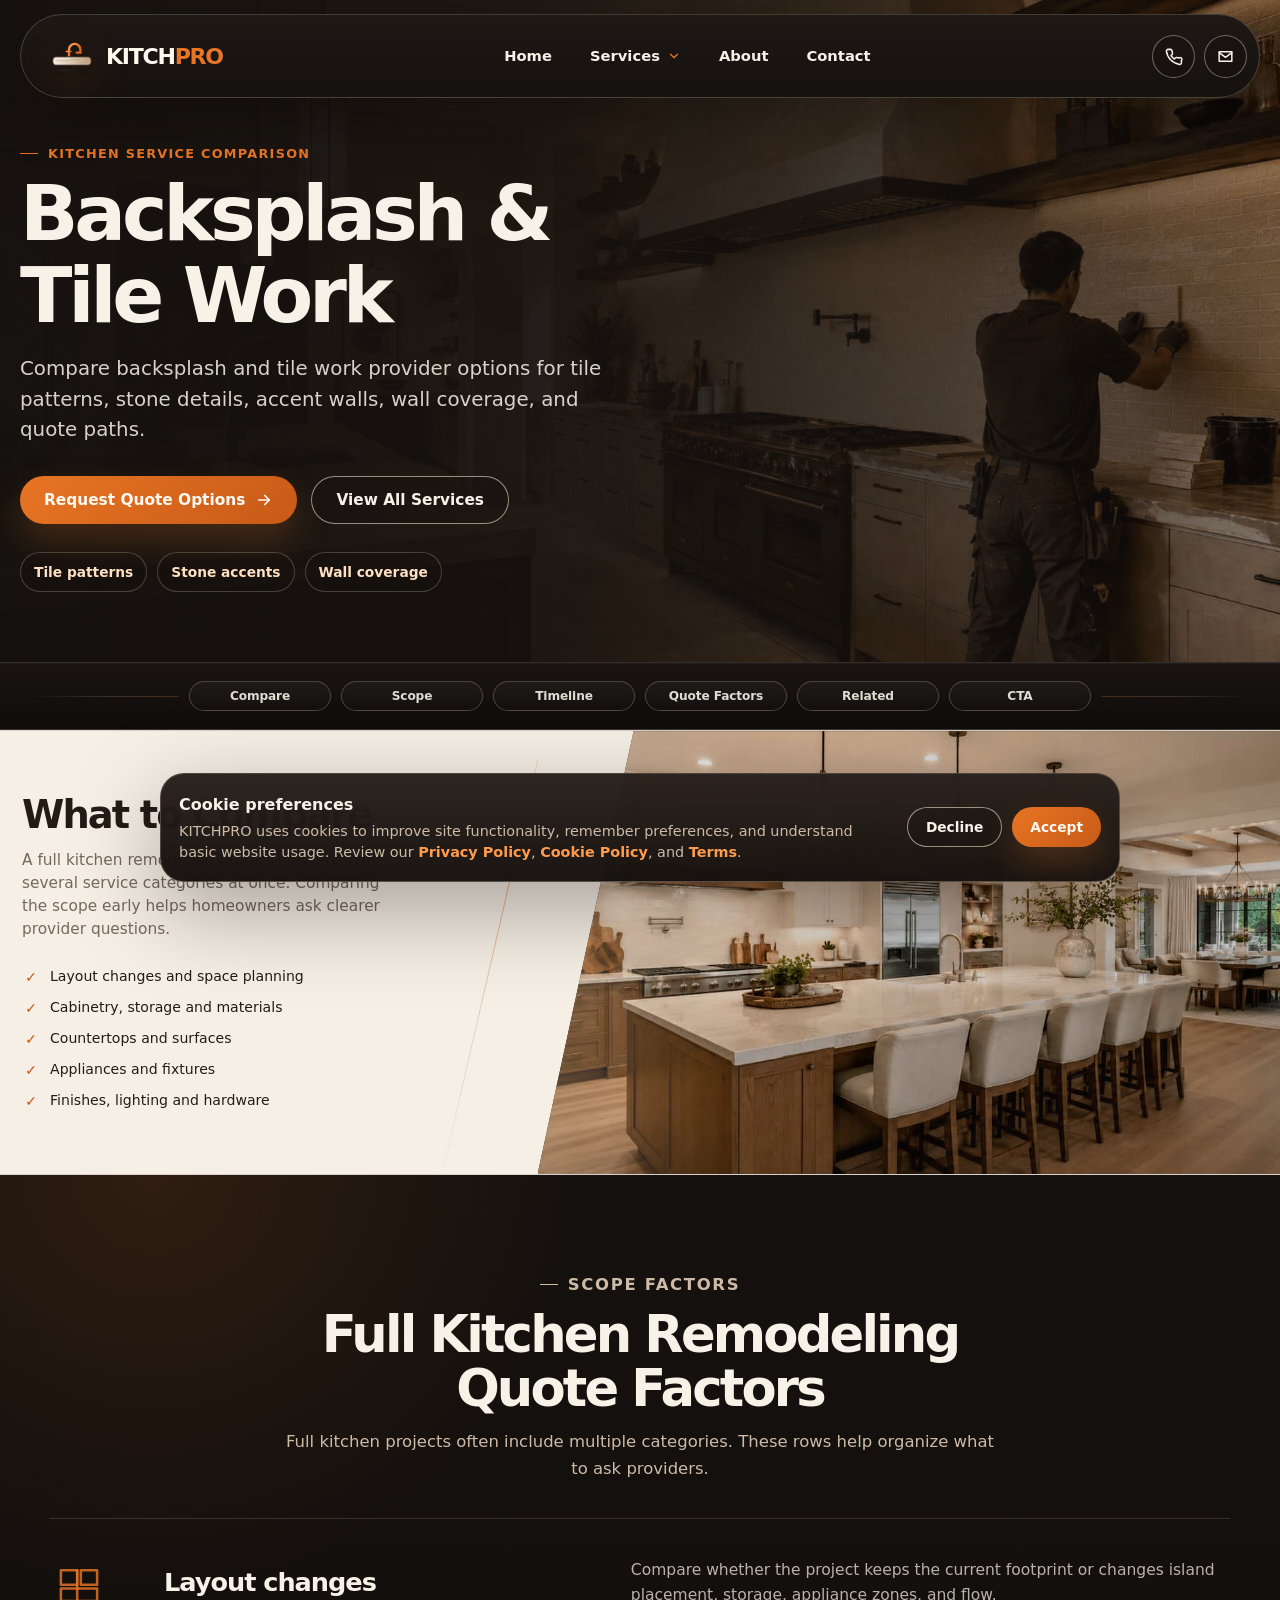
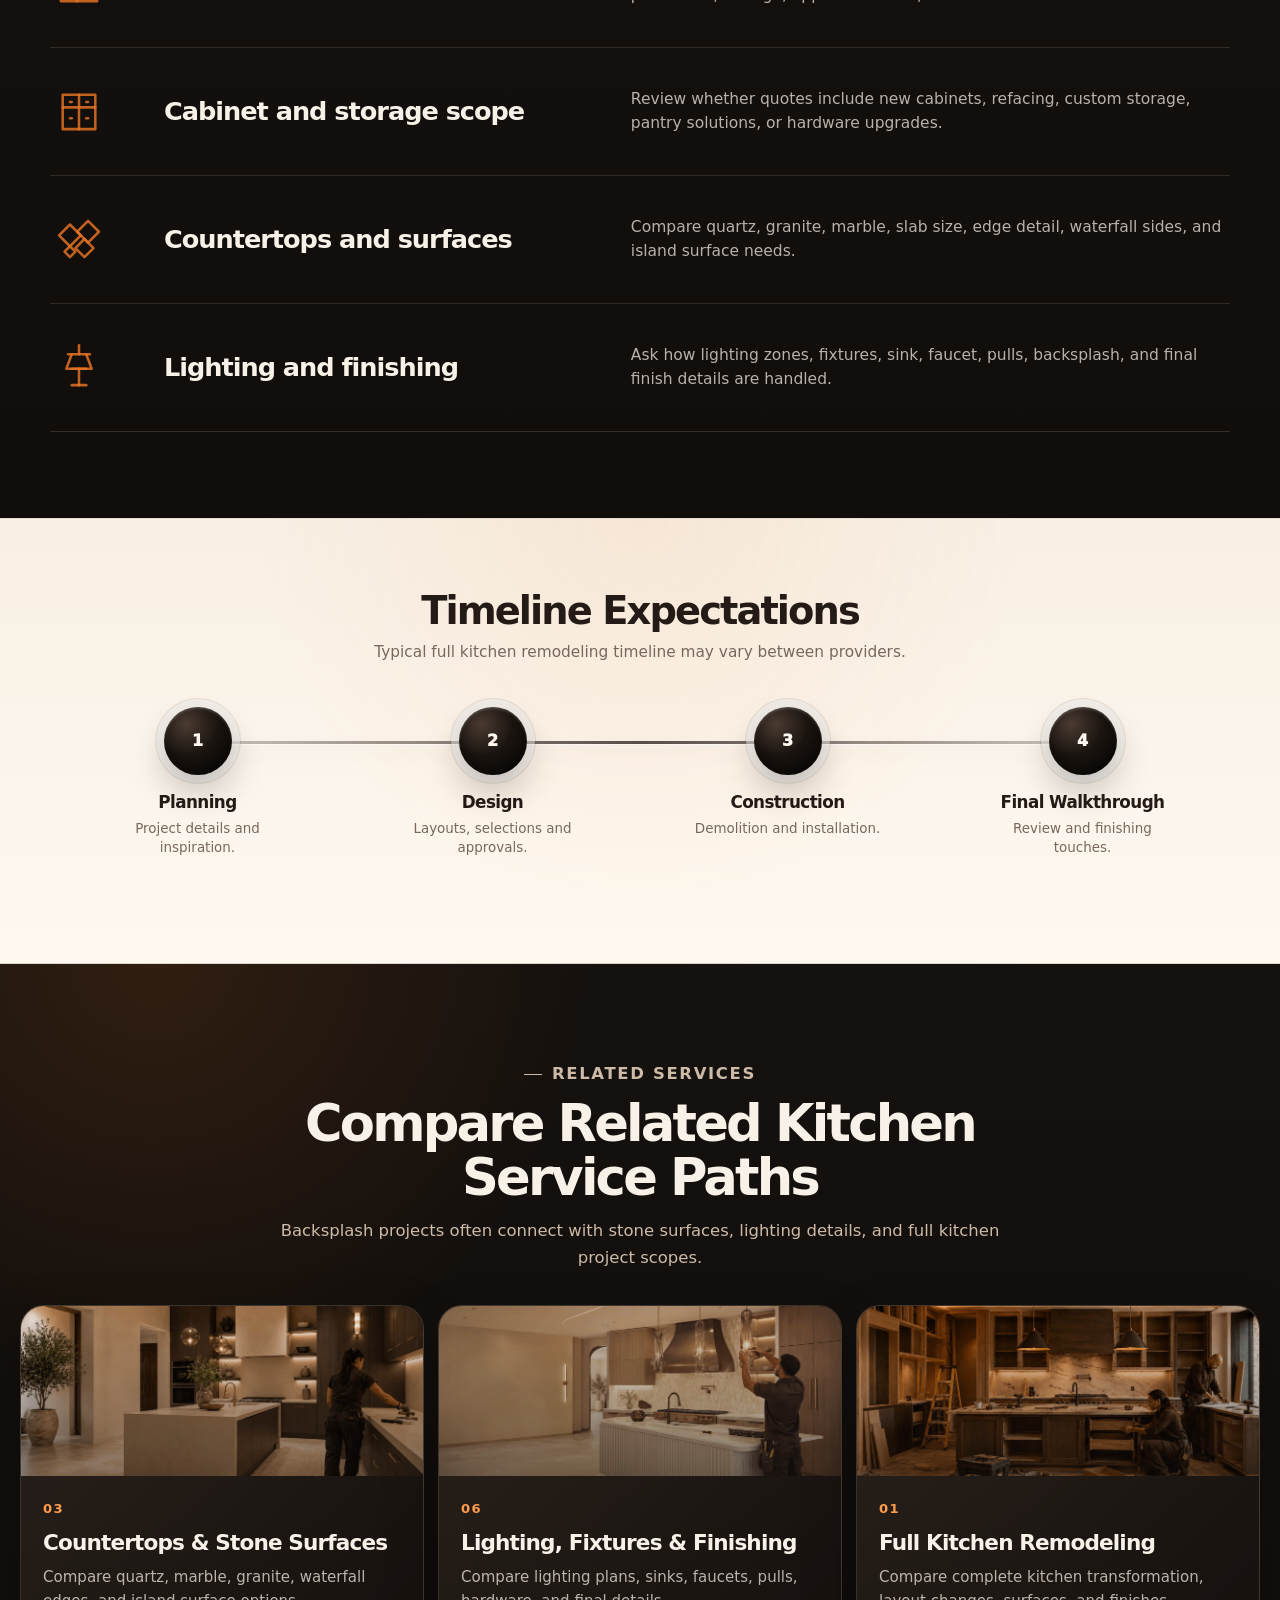
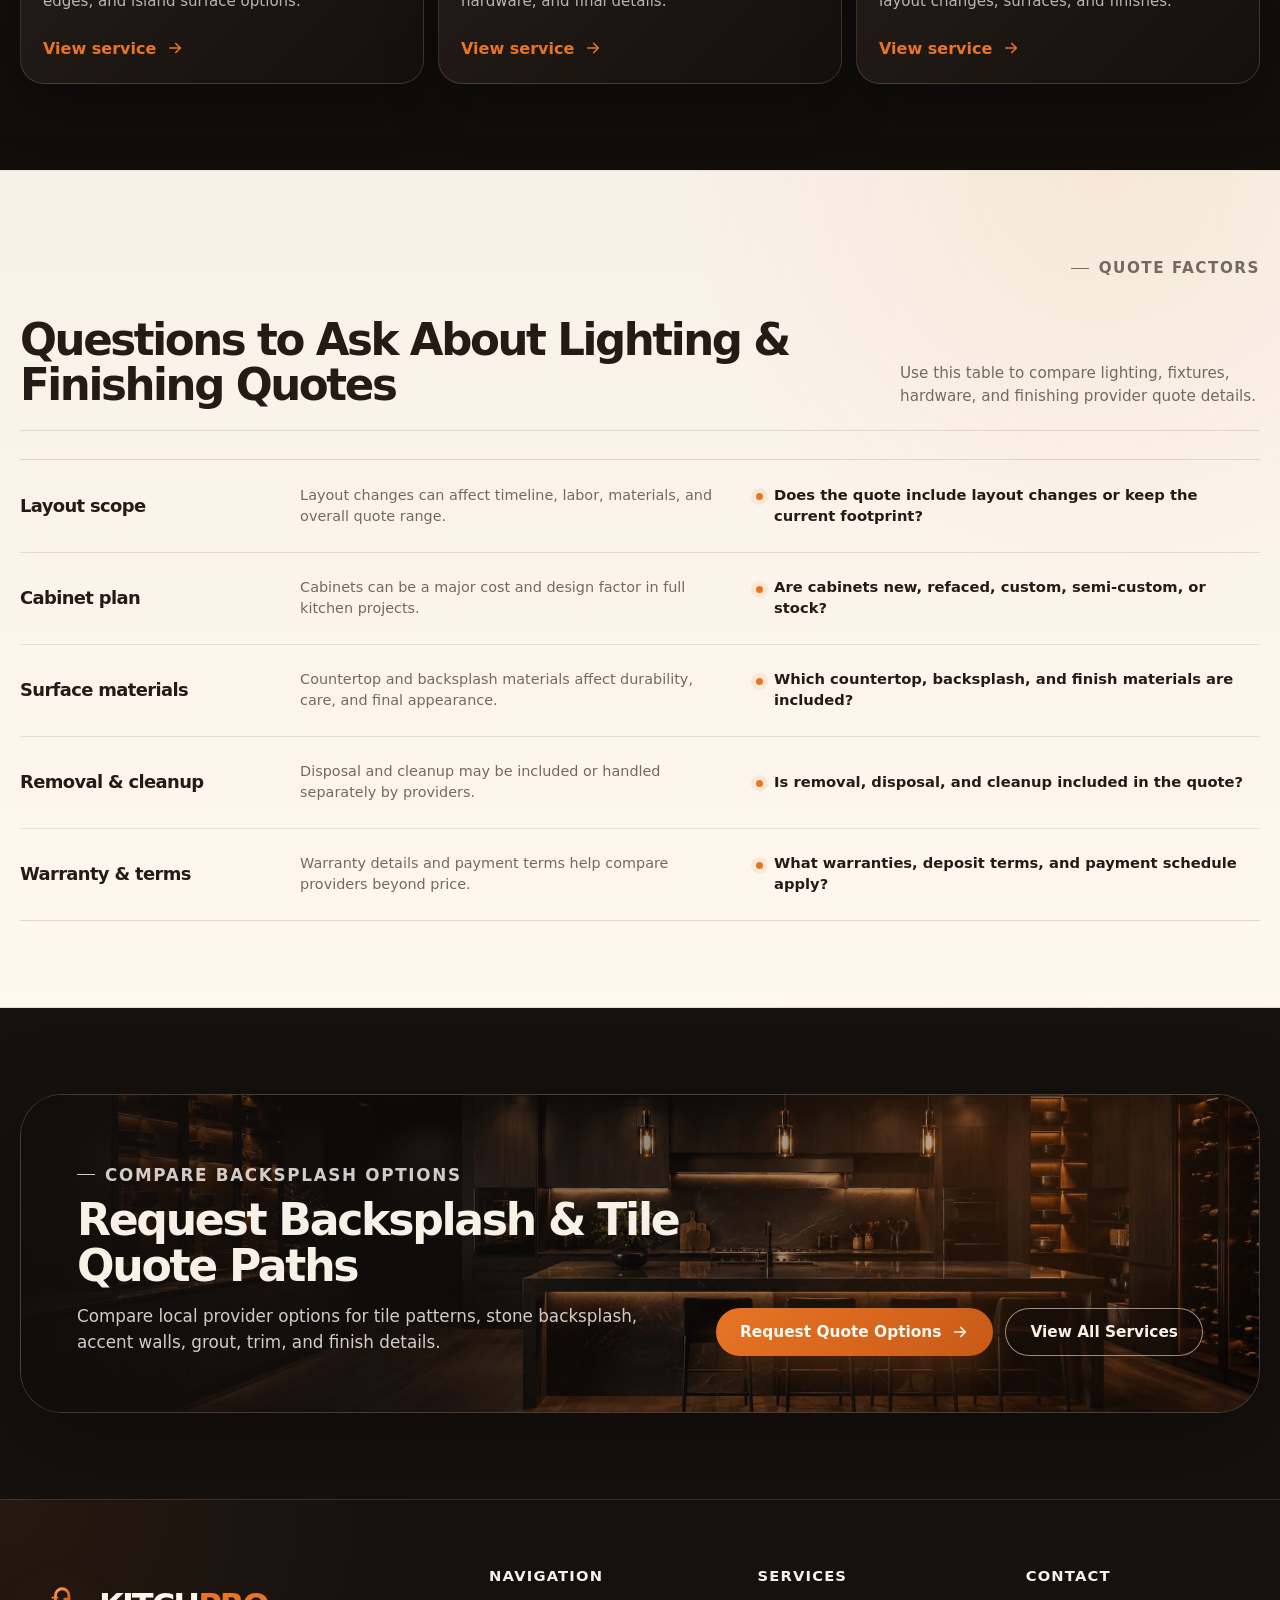
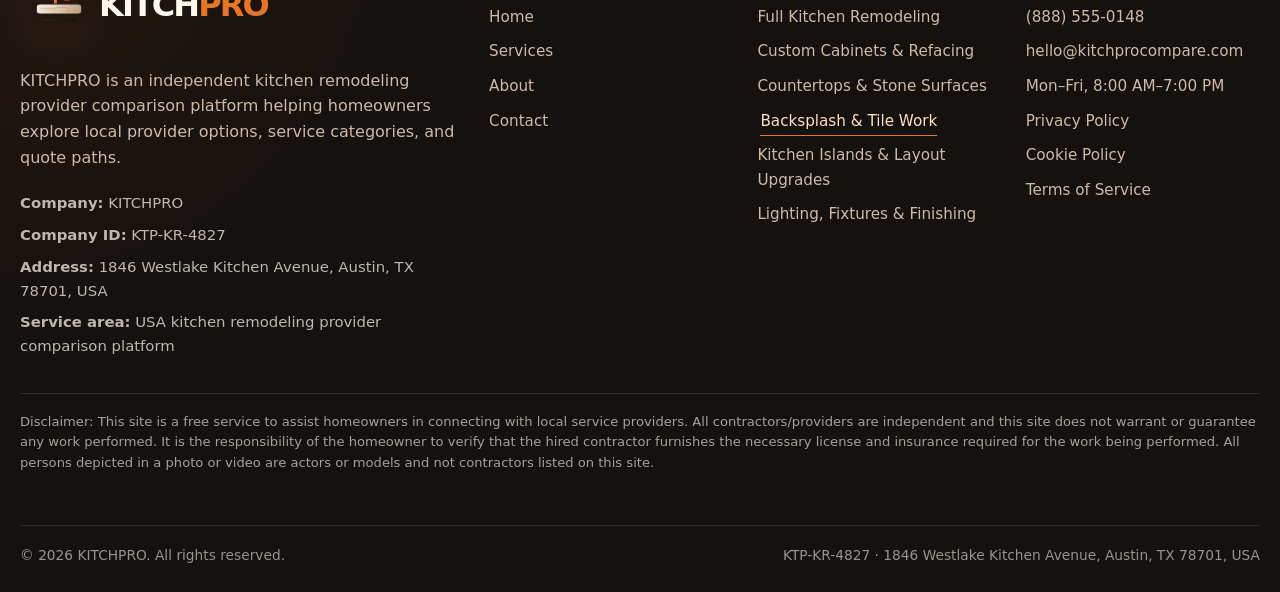
<file: backsplash-tile-work.html>
<!DOCTYPE html>
<html lang="en">

<head>
    <meta charset="UTF-8" />
    <meta name="viewport" content="width=device-width, initial-scale=1.0" />
    <meta name="description"
        content="Compare backsplash and tile work provider options, tile layouts, stone details, accent walls, materials, and quote paths with KITCHPRO." />

    <title>Backsplash & Tile Work | KITCHPRO</title>

    <link rel="icon" href="/assets/favicon/favicon.svg?v=4" type="image/svg+xml">
    <meta name="theme-color" content="#15110E">
    <link rel="stylesheet" href="css/style.css" />
    <link rel="stylesheet" href="css/service-page.css" />
</head>

<body data-service-page="backsplash-tile-work">
    <a class="skip-link" href="#main">Skip to content</a>

    <header class="site-header" data-site-header>
        <div class="site-header__shell">
            <a class="logo" href="index.html" aria-label="KITCHPRO home" data-nav-link>
                <svg class="logo__icon" width="220" height="220" viewBox="0 0 220 220" fill="none"
                    xmlns="http://www.w3.org/2000/svg" aria-hidden="true">
                    <defs>
                        <linearGradient id="kpStoneBackHeader" x1="46" y1="112" x2="174" y2="112"
                            gradientUnits="userSpaceOnUse">
                            <stop offset="0%" stop-color="#F6EBDD" />
                            <stop offset="48%" stop-color="#DCC7AD" />
                            <stop offset="100%" stop-color="#BEA180" />
                        </linearGradient>
                        <linearGradient id="kpCopperBackHeader" x1="92" y1="48" x2="144" y2="106"
                            gradientUnits="userSpaceOnUse">
                            <stop offset="0%" stop-color="#FFB979" />
                            <stop offset="45%" stop-color="#E87525" />
                            <stop offset="100%" stop-color="#B94E13" />
                        </linearGradient>
                        <linearGradient id="kpShadowLineBackHeader" x1="60" y1="140" x2="160" y2="148"
                            gradientUnits="userSpaceOnUse">
                            <stop offset="0%" stop-color="#2A211C" />
                            <stop offset="100%" stop-color="#15110E" />
                        </linearGradient>
                        <filter id="kpSoftShadowBackHeader" x="34" y="34" width="152" height="126"
                            filterUnits="userSpaceOnUse" color-interpolation-filters="sRGB">
                            <feDropShadow dx="0" dy="12" stdDeviation="10" flood-color="#15110E" flood-opacity="0.25" />
                        </filter>
                        <clipPath id="kpSlabClipBackHeader">
                            <rect x="46" y="96" width="128" height="28" rx="10" />
                        </clipPath>
                    </defs>

                    <g filter="url(#kpSoftShadowBackHeader)">
                        <path d="M100 97V72C100 61.5066 108.507 53 119 53C129.493 53 138 61.5066 138 72V82"
                            stroke="url(#kpCopperBackHeader)" stroke-width="8" stroke-linecap="round"
                            stroke-linejoin="round" />
                        <path d="M138 82H126" stroke="url(#kpCopperBackHeader)" stroke-width="8"
                            stroke-linecap="round" />
                        <path d="M91 78H106" stroke="url(#kpCopperBackHeader)" stroke-width="5"
                            stroke-linecap="round" />
                        <rect x="46" y="96" width="128" height="28" rx="10" fill="url(#kpStoneBackHeader)"
                            stroke="#2A211C" stroke-width="3" />
                        <g clip-path="url(#kpSlabClipBackHeader)">
                            <path d="M58 109C71 104 82 113 96 108C108 104 122 103 136 108" stroke="#7E634F"
                                stroke-opacity="0.30" stroke-width="2.4" stroke-linecap="round" />
                            <path d="M92 99C101 104 111 104 121 101" stroke="#FFFFFF" stroke-opacity="0.38"
                                stroke-width="2" stroke-linecap="round" />
                            <path d="M126 118C138 113 147 117 160 112" stroke="#8B705A" stroke-opacity="0.24"
                                stroke-width="2" stroke-linecap="round" />
                        </g>
                        <path d="M58 102H102" stroke="#FFFFFF" stroke-opacity="0.42" stroke-width="2.8"
                            stroke-linecap="round" />
                        <path d="M64 141H156" stroke="url(#kpShadowLineBackHeader)" stroke-width="6"
                            stroke-linecap="round" />
                    </g>
                </svg>

                <span class="logo__word" aria-hidden="true">
                    <span>KITCH</span><span>PRO</span>
                </span>
            </a>

            <nav class="main-nav" aria-label="Primary navigation">
                <a class="nav-link" href="index.html" data-nav-link>Home</a>

                <div class="dropdown" data-services-dropdown>
                    <a class="dropdown__button" href="services.html" aria-expanded="false"
                        aria-controls="services-dropdown" data-dropdown-toggle data-nav-link>
                        Services
                        <svg class="dropdown__chevron" viewBox="0 0 24 24" aria-hidden="true">
                            <path d="M6 9L12 15L18 9" fill="none" stroke="currentColor" stroke-width="2.2"
                                stroke-linecap="round" stroke-linejoin="round" />
                        </svg>
                    </a>

                    <div class="dropdown__panel" id="services-dropdown" data-dropdown-panel hidden>
                        <div class="dropdown__list" data-service-menu></div>
                    </div>
                </div>

                <a class="nav-link" href="about.html" data-nav-link>About</a>
                <a class="nav-link" href="contact.html" data-nav-link>Contact</a>
            </nav>

            <div class="site-header__actions">
                <a class="icon-btn" href="tel:+18885550148" aria-label="Call KITCHPRO" data-phone-link>
                    <svg viewBox="0 0 24 24" aria-hidden="true">
                        <path
                            d="M22 16.92V20A2 2 0 0 1 19.82 22A19.86 19.86 0 0 1 3 5.18A2 2 0 0 1 5 3H8.09A2 2 0 0 1 10.06 4.72L10.7 7.82A2 2 0 0 1 10.14 9.65L8.9 10.89A16 16 0 0 0 13.11 15.1L14.35 13.86A2 2 0 0 1 16.18 13.3L19.28 13.94A2 2 0 0 1 22 16.92Z"
                            fill="none" stroke="currentColor" stroke-width="1.9" stroke-linecap="round"
                            stroke-linejoin="round" />
                    </svg>
                </a>

                <a class="icon-btn" href="mailto:hello@kitchprocompare.com" aria-label="Email KITCHPRO" data-email-link>
                    <svg viewBox="0 0 24 24" aria-hidden="true">
                        <path d="M4 6H20V18H4V6Z" fill="none" stroke="currentColor" stroke-width="1.9"
                            stroke-linejoin="round" />
                        <path d="M4 7L12 13L20 7" fill="none" stroke="currentColor" stroke-width="1.9"
                            stroke-linecap="round" stroke-linejoin="round" />
                    </svg>
                </a>

                <button class="mobile-toggle" type="button" aria-label="Open menu" aria-controls="mobile-menu"
                    aria-expanded="false" data-mobile-toggle>
                    <span></span>
                </button>
            </div>
        </div>
    </header>

    <div class="mobile-menu" id="mobile-menu" data-mobile-menu hidden>
        <div class="mobile-menu__panel" data-mobile-panel>


            <nav class="mobile-menu__nav" aria-label="Mobile navigation">
                <a class="mobile-menu__link" href="index.html" data-nav-link>Home</a>
                <a class="mobile-menu__link" href="services.html" data-nav-link>Services</a>
                <a class="mobile-menu__link" href="about.html" data-nav-link>About</a>
                <a class="mobile-menu__link" href="contact.html" data-nav-link>Contact</a>
            </nav>

            <div class="mobile-menu__section">
                <p class="mobile-menu__label">Kitchen services</p>
                <div class="mobile-menu__services" data-mobile-service-menu></div>
            </div>

            <div class="mobile-menu__contact">
                <a class="btn btn--primary btn--small" href="tel:+18885550148" data-phone-link>Call</a>
                <a class="btn btn--secondary btn--small" href="mailto:hello@kitchprocompare.com"
                    data-email-link>Email</a>
            </div>
        </div>
    </div>

    <main id="main">
        <section class="hero service-hero service-hero--backsplash" aria-labelledby="service-hero-title">
            <div class="hero__inner">
                <div class="container-wide">
                    <div class="hero__content">
                        <p class="kicker">Kitchen service comparison</p>

                        <h1 class="hero__title" id="service-hero-title">
                            Backsplash &amp; Tile Work
                        </h1>

                        <p class="hero__text">
                            Compare backsplash and tile work provider options for tile patterns, stone details, accent
                            walls, wall coverage, and quote paths.
                        </p>

                        <div class="hero__actions">
                            <a class="btn btn--primary" href="contact.html#contact-form" data-service-contact-link>
                                <span data-cta-text="contact">Request Quote Options</span>
                                <svg class="btn__arrow" viewBox="0 0 24 24" aria-hidden="true">
                                    <path d="M5 12H19" fill="none" stroke="currentColor" stroke-width="2.2"
                                        stroke-linecap="round" />
                                    <path d="M13 6L19 12L13 18" fill="none" stroke="currentColor" stroke-width="2.2"
                                        stroke-linecap="round" stroke-linejoin="round" />
                                </svg>
                            </a>

                            <a class="btn btn--secondary" href="services.html">
                                View All Services
                            </a>
                        </div>

                        <div class="service-hero__meta" aria-label="Backsplash comparison topics">
                            <span class="service-hero__chip">Tile patterns</span>
                            <span class="service-hero__chip">Stone accents</span>
                            <span class="service-hero__chip">Wall coverage</span>
                        </div>
                    </div>
                </div>
            </div>
        </section>

        <nav class="anchor-strip" aria-label="Service page sections">
            <div class="anchor-strip__inner">
                <a class="anchor-link" href="#compare">Compare</a>
                <a class="anchor-link" href="#scope">Scope</a>
                <a class="anchor-link" href="#timeline">Timeline</a>
                <a class="anchor-link" href="#quote-factors">Quote Factors</a>
                <a class="anchor-link" href="#related">Related</a>
                <a class="anchor-link" href="#service-cta">CTA</a>
            </div>
        </nav>

        <section class="compare-section section section--light" id="compare" aria-labelledby="compare-title">
            <div class="container-wide">
                <div class="compare-layout">
                    <div class="compare-photo photo-frame shine-panel">
                        <img src="assets/images/card-5.jpg"
                            alt="Full kitchen remodeling with premium cabinetry and stone island" />
                    </div>
        
                    <div class="compare-content shine-panel">
                        <p class="section-kicker">What to compare</p>
                        <h2 id="compare-title">What to Compare</h2>
                        <p>
                            A full kitchen remodeling project may involve several service categories at once. Comparing
                            the scope early helps homeowners ask clearer provider questions.
                        </p>
        
                        <div class="compare-points">
                            <div class="compare-point">
                                <span aria-hidden="true"></span>
                                <p>Layout changes and space planning</p>
                            </div>
        
                            <div class="compare-point">
                                <span aria-hidden="true"></span>
                                <p>Cabinetry, storage and materials</p>
                            </div>
        
                            <div class="compare-point">
                                <span aria-hidden="true"></span>
                                <p>Countertops and surfaces</p>
                            </div>
        
                            <div class="compare-point">
                                <span aria-hidden="true"></span>
                                <p>Appliances and fixtures</p>
                            </div>
        
                            <div class="compare-point">
                                <span aria-hidden="true"></span>
                                <p>Finishes, lighting and hardware</p>
                            </div>
                        </div>
                    </div>
                </div>
            </div>
        </section>

        <section class="scope-factor-section section section--dark" id="scope" aria-labelledby="scope-title">
            <div class="container">
                <div class="section-heading section-heading--center">
                    <p class="section-kicker">Scope factors</p>
                    <h2 id="scope-title">Full Kitchen Remodeling Quote Factors</h2>
                    <p>
                        Full kitchen projects often include multiple categories. These rows help organize what to ask
                        providers.
                    </p>
                </div>
        
                <div class="scope-factor-list">
                    <article class="scope-factor-row" tabindex="0">
                        <span class="scope-factor-row__icon" aria-hidden="true">
                            <svg viewBox="0 0 64 64">
                                <path d="M12 18H30V34H12V18Z" />
                                <path d="M34 18H52V34H34V18Z" />
                                <path d="M12 38H52V52H12V38Z" />
                                <path d="M30 18V52" />
                            </svg>
                        </span>
        
                        <h3>Layout changes</h3>
                        <p>Compare whether the project keeps the current footprint or changes island placement, storage,
                            appliance zones, and flow.</p>
                    </article>
        
                    <article class="scope-factor-row" tabindex="0">
                        <span class="scope-factor-row__icon" aria-hidden="true">
                            <svg viewBox="0 0 64 64">
                                <path d="M14 14H50V52H14V14Z" />
                                <path d="M32 14V52" />
                                <path d="M14 28H50" />
                                <path d="M22 22H24" />
                                <path d="M40 22H42" />
                                <path d="M22 40H24" />
                                <path d="M40 40H42" />
                            </svg>
                        </span>
        
                        <h3>Cabinet and storage scope</h3>
                        <p>Review whether quotes include new cabinets, refacing, custom storage, pantry solutions, or
                            hardware upgrades.</p>
                    </article>
        
                    <article class="scope-factor-row" tabindex="0">
                        <span class="scope-factor-row__icon" aria-hidden="true">
                            <svg viewBox="0 0 64 64">
                                <path d="M10 28L22 16L34 28L22 40L10 28Z" />
                                <path d="M30 24L42 12L54 24L42 36L30 24Z" />
                                <path d="M28 42L38 32L48 42L38 52L28 42Z" />
                                <path d="M16 46L22 40L28 46L22 52L16 46Z" />
                            </svg>
                        </span>
        
                        <h3>Countertops and surfaces</h3>
                        <p>Compare quartz, granite, marble, slab size, edge detail, waterfall sides, and island surface
                            needs.</p>
                    </article>
        
                    <article class="scope-factor-row" tabindex="0">
                        <span class="scope-factor-row__icon" aria-hidden="true">
                            <svg viewBox="0 0 64 64">
                                <path d="M32 8V18" />
                                <path d="M20 18H44" />
                                <path d="M24 18L18 34H46L40 18" />
                                <path d="M24 34H40" />
                                <path d="M32 34V52" />
                                <path d="M24 52H40" />
                            </svg>
                        </span>
        
                        <h3>Lighting and finishing</h3>
                        <p>Ask how lighting zones, fixtures, sink, faucet, pulls, backsplash, and final finish details
                            are handled.</p>
                    </article>
                </div>
            </div>
        </section>

    <section class="timeline-section section section--light" id="timeline" aria-labelledby="timeline-title">
        <div class="container-wide">
            <div class="timeline-heading">
                <h2 id="timeline-title">Timeline Expectations</h2>
                <p>Typical full kitchen remodeling timeline may vary between providers.</p>
            </div>
    
            <div class="timeline-rail" aria-label="Kitchen remodeling timeline expectations">
                <article class="timeline-step">
                    <span>1</span>
                    <h3>Planning</h3>
                    <p>Project details and inspiration.</p>
                </article>
    
                <article class="timeline-step">
                    <span>2</span>
                    <h3>Design</h3>
                    <p>Layouts, selections and approvals.</p>
                </article>
    
                <article class="timeline-step">
                    <span>3</span>
                    <h3>Construction</h3>
                    <p>Demolition and installation.</p>
                </article>
    
                <article class="timeline-step">
                    <span>4</span>
                    <h3>Final Walkthrough</h3>
                    <p>Review and finishing touches.</p>
                </article>
            </div>
        </div>
    </section>

        <section class="related-section section section--dark" id="related" aria-labelledby="related-title">
            <div class="container-wide">
                <div class="section-heading section-heading--center">
                    <p class="section-kicker">Related services</p>
                    <h2 id="related-title">Compare Related Kitchen Service Paths</h2>
                    <p>
                        Backsplash projects often connect with stone surfaces, lighting details, and full kitchen
                        project scopes.
                    </p>
                </div>

                <div class="related-grid">
                    <article class="related-card shine-panel">
                        <a class="related-card__photo" href="countertops-stone-surfaces.html">
                            <img src="assets/images/countertops-stone-surfaces.jpg"
                                alt="Countertops and stone surfaces kitchen service" />
                        </a>
                        <div class="related-card__body">
                            <span class="related-card__number">03</span>
                            <h3>Countertops &amp; Stone Surfaces</h3>
                            <p>Compare quartz, marble, granite, waterfall edges, and island surface options.</p>
                            <a class="arrow-link" href="countertops-stone-surfaces.html">
                                View service
                                <svg viewBox="0 0 24 24" aria-hidden="true">
                                    <path d="M5 12H19" fill="none" stroke="currentColor" stroke-width="2.2"
                                        stroke-linecap="round" />
                                    <path d="M13 6L19 12L13 18" fill="none" stroke="currentColor" stroke-width="2.2"
                                        stroke-linecap="round" stroke-linejoin="round" />
                                </svg>
                            </a>
                        </div>
                    </article>

                    <article class="related-card shine-panel">
                        <a class="related-card__photo" href="lighting-fixtures-finishing.html">
                            <img src="assets/images/lighting-fixtures-finishing.jpg"
                                alt="Lighting fixtures and kitchen finishing service" />
                        </a>
                        <div class="related-card__body">
                            <span class="related-card__number">06</span>
                            <h3>Lighting, Fixtures &amp; Finishing</h3>
                            <p>Compare lighting plans, sinks, faucets, pulls, hardware, and final details.</p>
                            <a class="arrow-link" href="lighting-fixtures-finishing.html">
                                View service
                                <svg viewBox="0 0 24 24" aria-hidden="true">
                                    <path d="M5 12H19" fill="none" stroke="currentColor" stroke-width="2.2"
                                        stroke-linecap="round" />
                                    <path d="M13 6L19 12L13 18" fill="none" stroke="currentColor" stroke-width="2.2"
                                        stroke-linecap="round" stroke-linejoin="round" />
                                </svg>
                            </a>
                        </div>
                    </article>

                    <article class="related-card shine-panel">
                        <a class="related-card__photo" href="full-kitchen-remodeling.html">
                            <img src="assets/images/full-kitchen-remodeling.jpg"
                                alt="Full kitchen remodeling service" />
                        </a>
                        <div class="related-card__body">
                            <span class="related-card__number">01</span>
                            <h3>Full Kitchen Remodeling</h3>
                            <p>Compare complete kitchen transformation, layout changes, surfaces, and finishes.</p>
                            <a class="arrow-link" href="full-kitchen-remodeling.html">
                                View service
                                <svg viewBox="0 0 24 24" aria-hidden="true">
                                    <path d="M5 12H19" fill="none" stroke="currentColor" stroke-width="2.2"
                                        stroke-linecap="round" />
                                    <path d="M13 6L19 12L13 18" fill="none" stroke="currentColor" stroke-width="2.2"
                                        stroke-linecap="round" stroke-linejoin="round" />
                                </svg>
                            </a>
                        </div>
                    </article>
                </div>
            </div>
        </section>

                <section class="service-table-section section section--soft" id="quote-factors" aria-labelledby="quote-factors-title">
                    <div class="container">
                        <div class="section-heading">
                            <p class="section-kicker">Quote factors</p>
                            <h2 id="quote-factors-title">Questions to Ask About Lighting &amp; Finishing Quotes</h2>
                            <p>
                                Use this table to compare lighting, fixtures, hardware, and finishing provider quote details.
                            </p>
                        </div>
                
                        <div class="quote-factor-list" aria-label="Kitchen remodeling quote factors">
                            <article class="quote-factor-row">
                                <span class="quote-factor-row__label">Layout scope</span>
                                <p>Layout changes can affect timeline, labor, materials, and overall quote range.</p>
                                <strong>Does the quote include layout changes or keep the current footprint?</strong>
                            </article>
                
                            <article class="quote-factor-row">
                                <span class="quote-factor-row__label">Cabinet plan</span>
                                <p>Cabinets can be a major cost and design factor in full kitchen projects.</p>
                                <strong>Are cabinets new, refaced, custom, semi-custom, or stock?</strong>
                            </article>
                
                            <article class="quote-factor-row">
                                <span class="quote-factor-row__label">Surface materials</span>
                                <p>Countertop and backsplash materials affect durability, care, and final appearance.</p>
                                <strong>Which countertop, backsplash, and finish materials are included?</strong>
                            </article>
                
                            <article class="quote-factor-row">
                                <span class="quote-factor-row__label">Removal &amp; cleanup</span>
                                <p>Disposal and cleanup may be included or handled separately by providers.</p>
                                <strong>Is removal, disposal, and cleanup included in the quote?</strong>
                            </article>
                
                            <article class="quote-factor-row">
                                <span class="quote-factor-row__label">Warranty &amp; terms</span>
                                <p>Warranty details and payment terms help compare providers beyond price.</p>
                                <strong>What warranties, deposit terms, and payment schedule apply?</strong>
                            </article>
                        </div>
                    </div>
                </section>

        <section class="final-cta section section--dark" id="service-cta" aria-labelledby="service-final-cta-title">
            <div class="container-wide">
                <div class="final-cta__card shine-panel">
                    <img src="assets/images/cta-kitchen-1.jpg"
                        alt="Premium kitchen with backsplash, tile, and warm lighting details" />

                    <div class="final-cta__content">
                        <p class="section-kicker">Compare backsplash options</p>
                        <h2 id="service-final-cta-title">Request Backsplash &amp; Tile Quote Paths</h2>
                        <p>
                            Compare local provider options for tile patterns, stone backsplash, accent walls, grout,
                            trim, and finish details.
                        </p>
                    </div>

                    <div class="final-cta__actions">
                        <a class="btn btn--primary" href="contact.html#contact-form" data-service-contact-link>
                            <span data-cta-text="contact">Request Quote Options</span>
                            <svg class="btn__arrow" viewBox="0 0 24 24" aria-hidden="true">
                                <path d="M5 12H19" fill="none" stroke="currentColor" stroke-width="2.2"
                                    stroke-linecap="round" />
                                <path d="M13 6L19 12L13 18" fill="none" stroke="currentColor" stroke-width="2.2"
                                    stroke-linecap="round" stroke-linejoin="round" />
                            </svg>
                        </a>

                        <a class="btn btn--secondary" href="services.html">
                            View All Services
                        </a>
                    </div>
                </div>
            </div>
        </section>
    </main>

    <footer class="site-footer">
        <div class="site-footer__top">
            <div class="container-wide">
                <div class="site-footer__grid">
                    <div class="footer__brand">
                        <a class="logo logo--large" href="index.html" aria-label="KITCHPRO home">
                            <svg class="logo__icon" width="220" height="220" viewBox="0 0 220 220" fill="none"
                                xmlns="http://www.w3.org/2000/svg" aria-hidden="true">
                                <defs>
                                    <linearGradient id="kpStoneBacksplashFooter" x1="46" y1="112" x2="174" y2="112"
                                        gradientUnits="userSpaceOnUse">
                                        <stop offset="0%" stop-color="#F6EBDD" />
                                        <stop offset="48%" stop-color="#DCC7AD" />
                                        <stop offset="100%" stop-color="#BEA180" />
                                    </linearGradient>
                                    <linearGradient id="kpCopperBacksplashFooter" x1="92" y1="48" x2="144" y2="106"
                                        gradientUnits="userSpaceOnUse">
                                        <stop offset="0%" stop-color="#FFB979" />
                                        <stop offset="45%" stop-color="#E87525" />
                                        <stop offset="100%" stop-color="#B94E13" />
                                    </linearGradient>
                                    <linearGradient id="kpShadowLineBacksplashFooter" x1="60" y1="140" x2="160" y2="148"
                                        gradientUnits="userSpaceOnUse">
                                        <stop offset="0%" stop-color="#2A211C" />
                                        <stop offset="100%" stop-color="#15110E" />
                                    </linearGradient>
                                    <filter id="kpSoftShadowBacksplashFooter" x="34" y="34" width="152" height="126"
                                        filterUnits="userSpaceOnUse" color-interpolation-filters="sRGB">
                                        <feDropShadow dx="0" dy="12" stdDeviation="10" flood-color="#15110E"
                                            flood-opacity="0.25" />
                                    </filter>
                                    <clipPath id="kpSlabClipBacksplashFooter">
                                        <rect x="46" y="96" width="128" height="28" rx="10" />
                                    </clipPath>
                                </defs>
                                <g filter="url(#kpSoftShadowBacksplashFooter)">
                                    <path d="M100 97V72C100 61.5066 108.507 53 119 53C129.493 53 138 61.5066 138 72V82"
                                        stroke="url(#kpCopperBacksplashFooter)" stroke-width="8" stroke-linecap="round"
                                        stroke-linejoin="round" />
                                    <path d="M138 82H126" stroke="url(#kpCopperBacksplashFooter)" stroke-width="8"
                                        stroke-linecap="round" />
                                    <path d="M91 78H106" stroke="url(#kpCopperBacksplashFooter)" stroke-width="5"
                                        stroke-linecap="round" />
                                    <rect x="46" y="96" width="128" height="28" rx="10"
                                        fill="url(#kpStoneBacksplashFooter)" stroke="#2A211C" stroke-width="3" />
                                    <g clip-path="url(#kpSlabClipBacksplashFooter)">
                                        <path d="M58 109C71 104 82 113 96 108C108 104 122 103 136 108" stroke="#7E634F"
                                            stroke-opacity="0.30" stroke-width="2.4" stroke-linecap="round" />
                                        <path d="M92 99C101 104 111 104 121 101" stroke="#FFFFFF" stroke-opacity="0.38"
                                            stroke-width="2" stroke-linecap="round" />
                                        <path d="M126 118C138 113 147 117 160 112" stroke="#8B705A"
                                            stroke-opacity="0.24" stroke-width="2" stroke-linecap="round" />
                                    </g>
                                    <path d="M58 102H102" stroke="#FFFFFF" stroke-opacity="0.42" stroke-width="2.8"
                                        stroke-linecap="round" />
                                    <path d="M64 141H156" stroke="url(#kpShadowLineBacksplashFooter)" stroke-width="6"
                                        stroke-linecap="round" />
                                </g>
                            </svg>

                            <span class="logo__word" aria-hidden="true">
                                <span>KITCH</span><span>PRO</span>
                            </span>
                        </a>

                        <p data-footer-description>
                            KITCHPRO is an independent kitchen remodeling provider comparison platform helping
                            homeowners explore local provider options, service categories, and quote paths.
                        </p>

                        <div class="footer__meta">
                            <span><strong>Company:</strong> <span data-company-name>KITCHPRO</span></span>
                            <span><strong>Company ID:</strong> <span data-company-id>KTP-KR-4827</span></span>
                            <span><strong>Address:</strong> <span data-address>1846 Westlake Kitchen Avenue, Austin, TX
                                    78701, USA</span></span>
                            <span><strong>Service area:</strong> <span data-service-area>USA kitchen remodeling provider
                                    comparison platform</span></span>
                        </div>
                    </div>

                    <div>
                        <h2 class="footer__title">Navigation</h2>
                        <ul class="footer__list">
                            <li><a class="footer__link" href="index.html" data-nav-link>Home</a></li>
                            <li><a class="footer__link" href="services.html" data-nav-link>Services</a></li>
                            <li><a class="footer__link" href="about.html" data-nav-link>About</a></li>
                            <li><a class="footer__link" href="contact.html" data-nav-link>Contact</a></li>
                        </ul>
                    </div>

                    <div>
                        <h2 class="footer__title">Services</h2>
                        <ul class="footer__list" data-footer-service-menu></ul>
                    </div>

                    <div>
                        <h2 class="footer__title">Contact</h2>
                        <ul class="footer__list">
                            <li><a class="footer__link" href="tel:+18885550148" data-phone-link data-phone-display>(888)
                                    555-0148</a></li>
                            <li><a class="footer__link" href="mailto:hello@kitchprocompare.com" data-email-link
                                    data-email>hello@kitchprocompare.com</a></li>
                            <li><span class="footer__link" data-support-hours>Mon–Fri, 8:00 AM–7:00 PM</span></li>
                            <li><a class="footer__link" href="privacy-policy.html">Privacy Policy</a></li>
                            <li><a class="footer__link" href="cookie-policy.html">Cookie Policy</a></li>
                            <li><a class="footer__link" href="terms-of-service.html">Terms of Service</a></li>
                        </ul>
                    </div>
                </div>

                <p class="site-footer__disclaimer" data-footer-disclaimer>
                    Disclaimer: This site is a free service to assist homeowners in connecting with local service
                    providers. All contractors/providers are independent and this site does not warrant or guarantee any
                    work performed. It is the responsibility of the homeowner to verify that the hired contractor
                    furnishes the necessary license and insurance required for the work being performed. All persons
                    depicted in a photo or video are actors or models and not contractors listed on this site.
                </p>
            </div>
        </div>

        <div class="site-footer__bottom">
            <div class="container-wide">
                <div class="site-footer__bottom-inner">
                    <span>© <span data-current-year></span> <span data-company-name>KITCHPRO</span>. All rights
                        reserved.</span>
                    <span><span data-company-id>KTP-KR-4827</span> · <span data-address>1846 Westlake Kitchen Avenue,
                            Austin, TX 78701, USA</span></span>
                </div>
            </div>
        </div>
    </footer>

    <script src="js/config.js"></script>
    <script src="js/main.js"></script>
    <script src="js/service-page.js"></script>
</body>

</html>
</file>
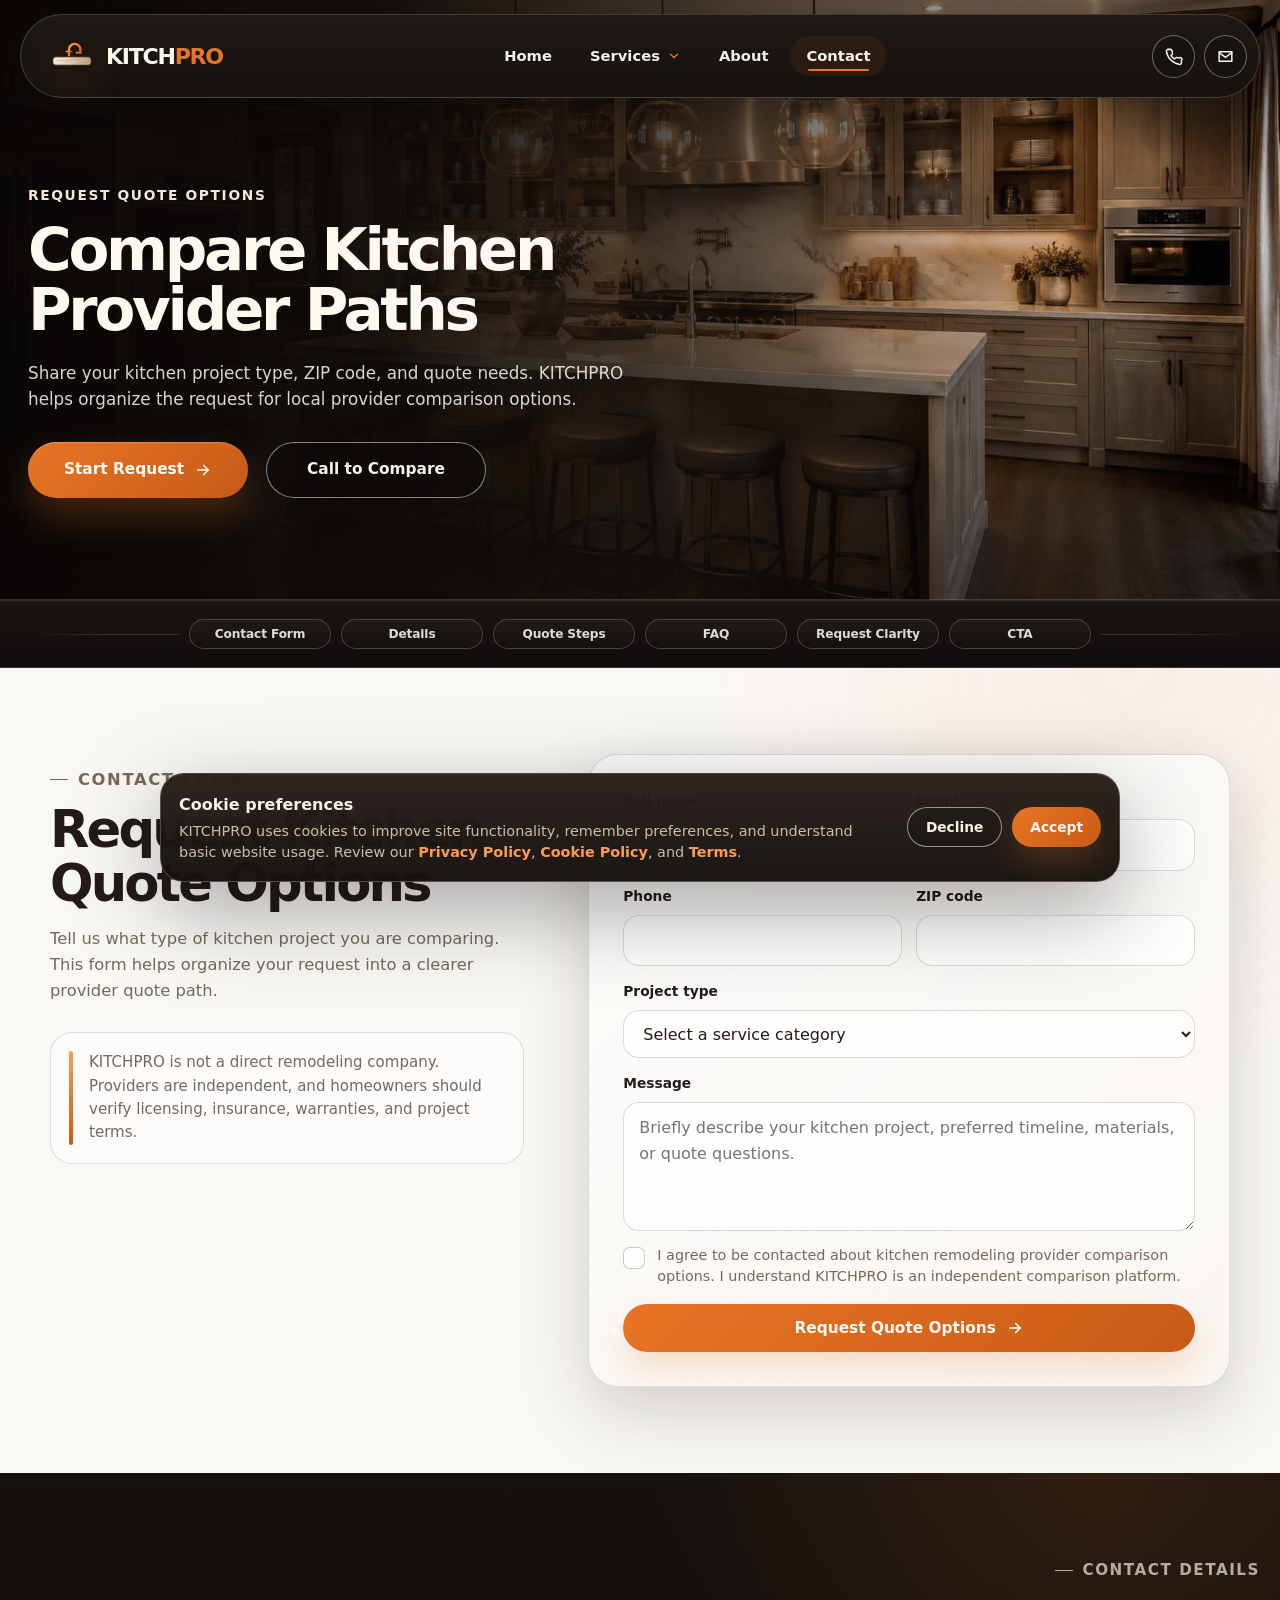
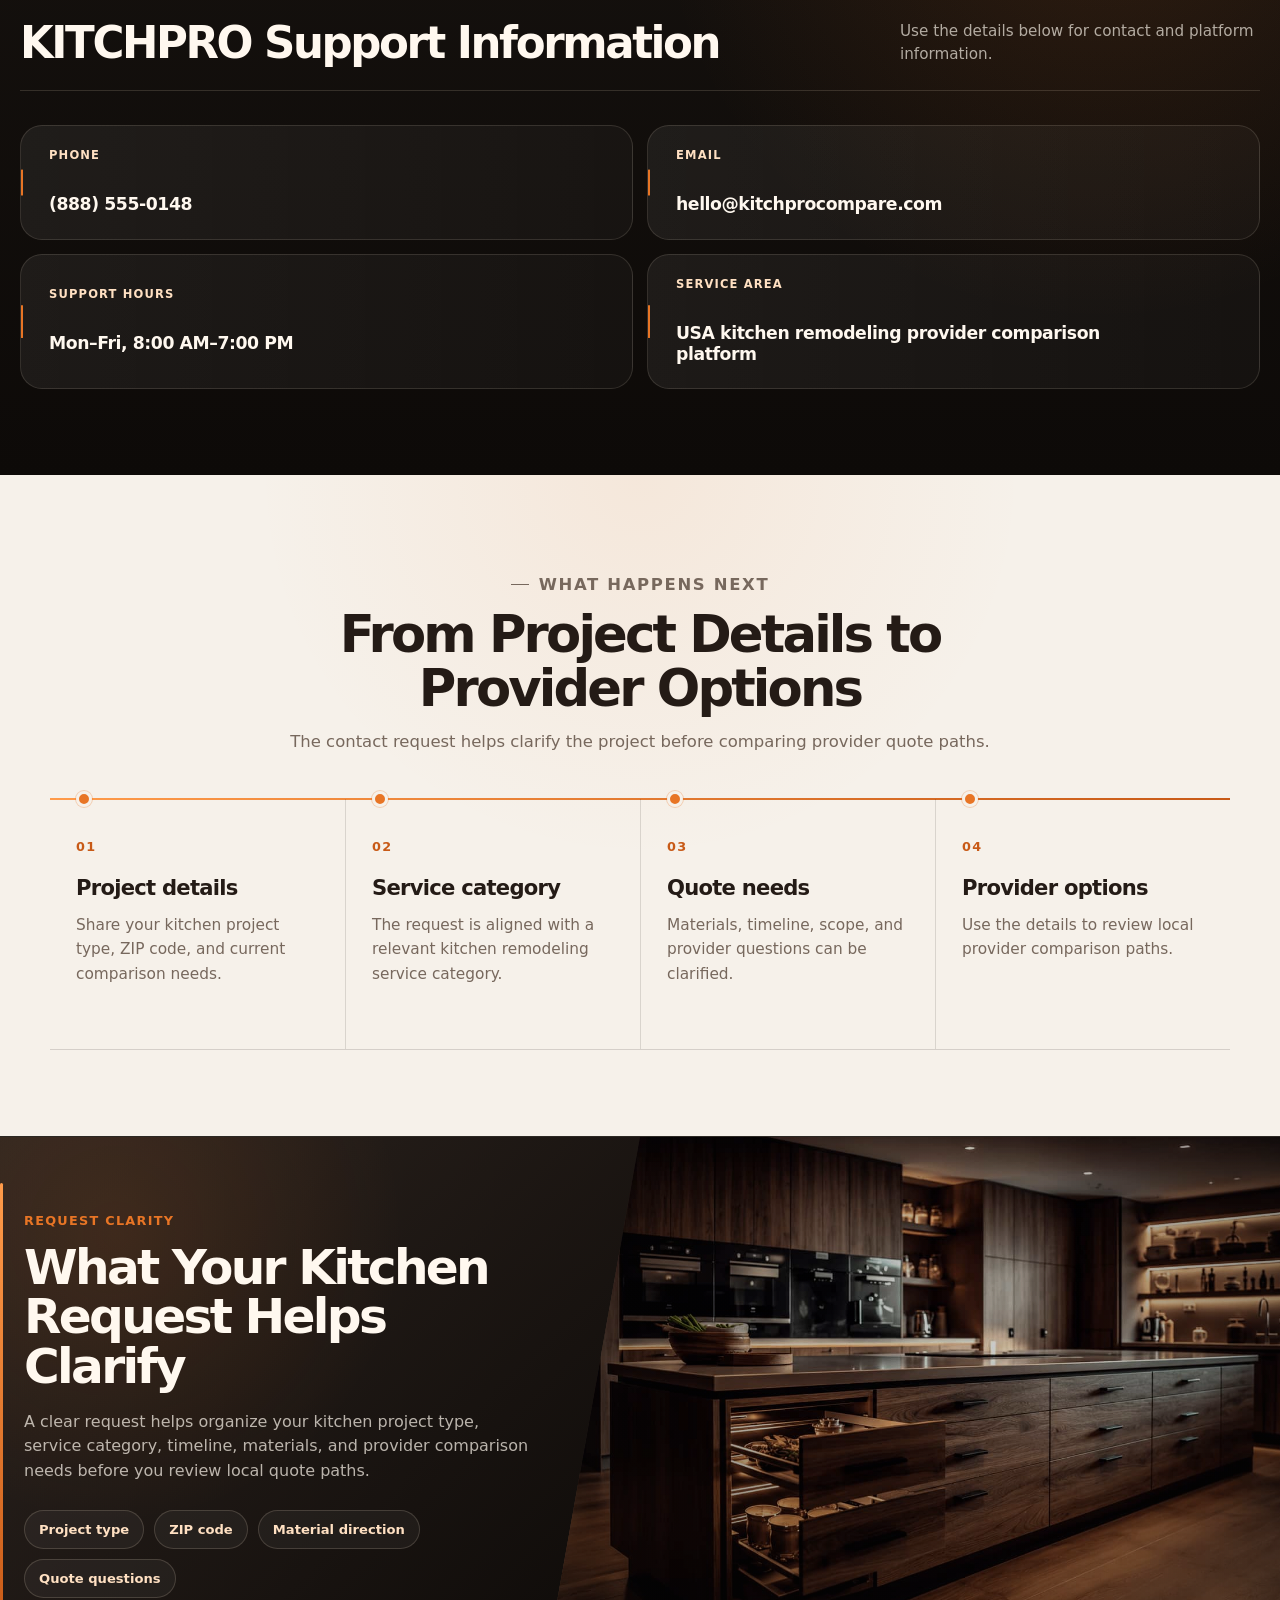
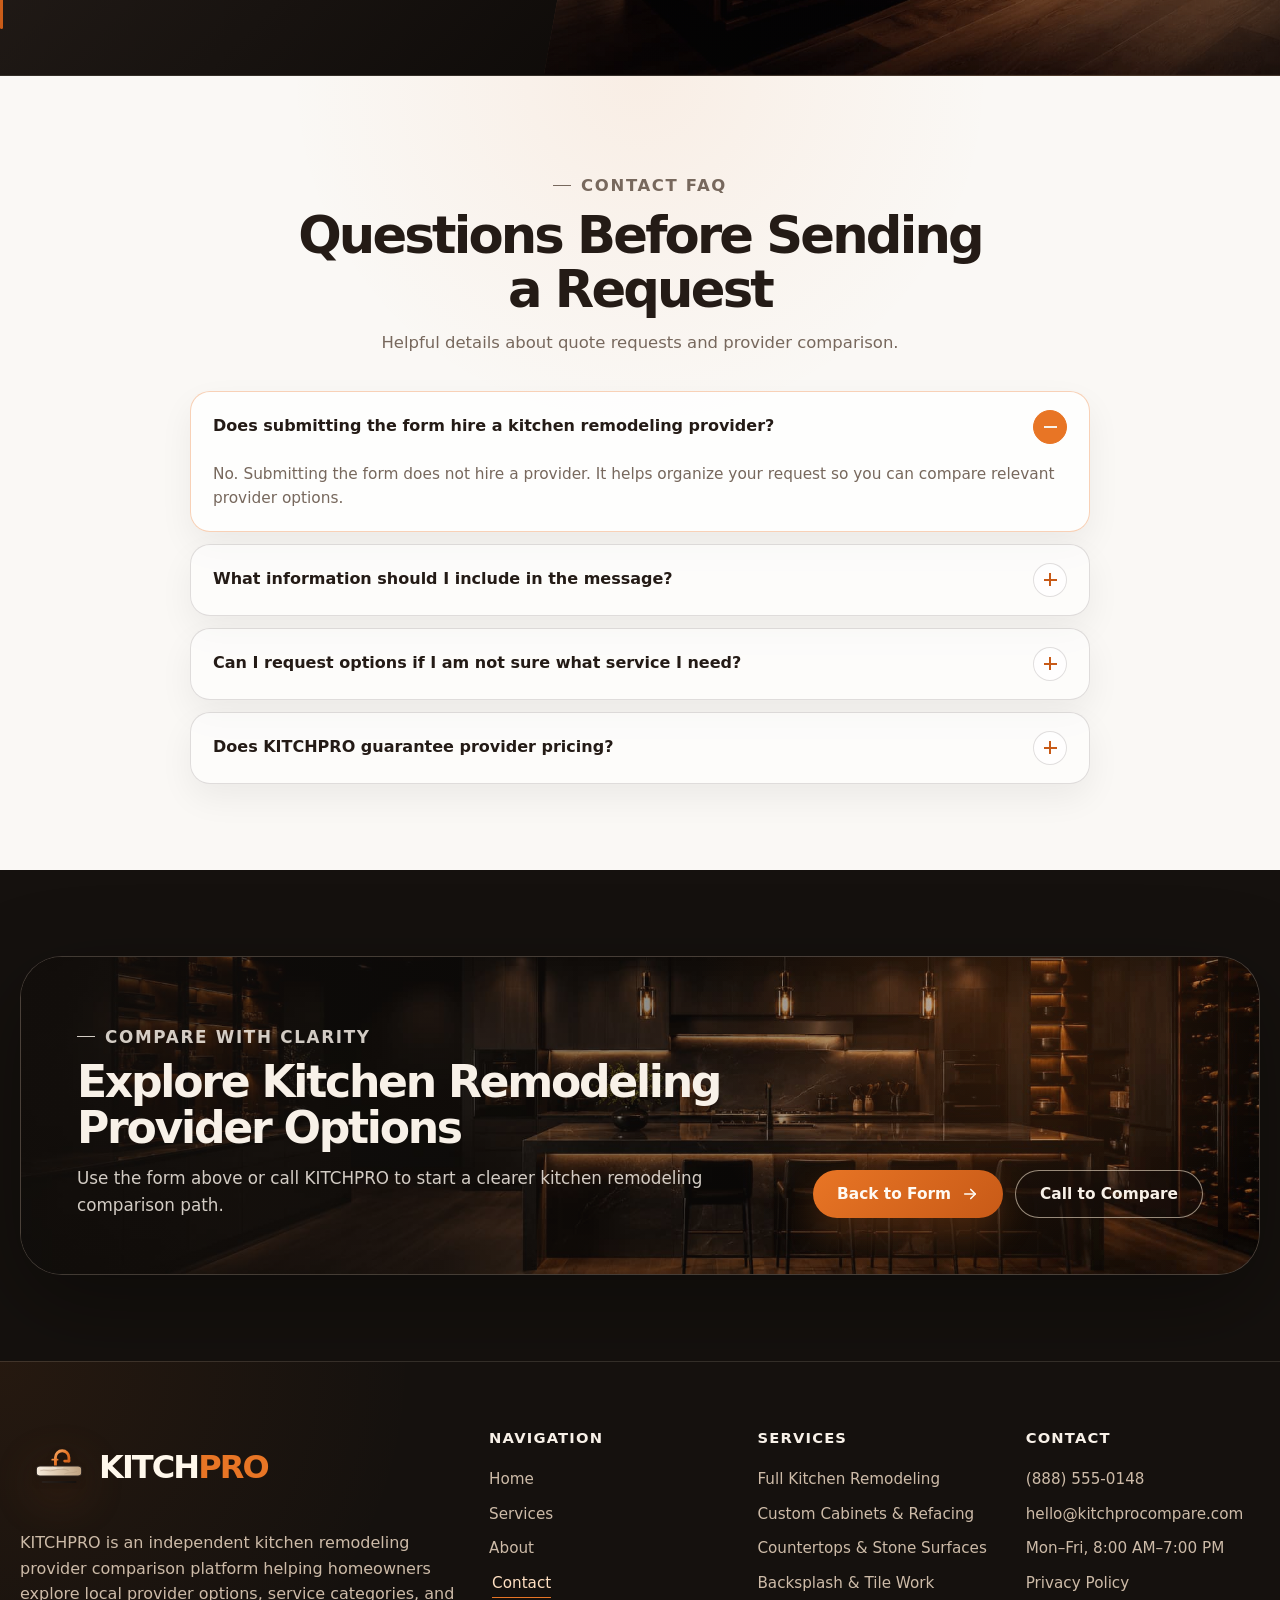
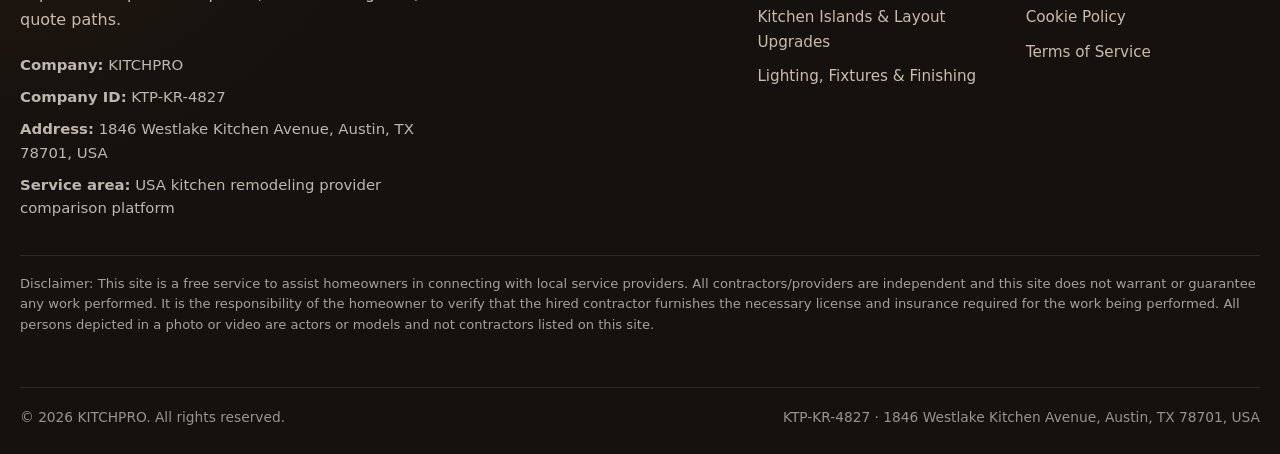
<file: contact.html>
<!DOCTYPE html>
<html lang="en">

<head>
    <meta charset="UTF-8" />
    <meta name="viewport" content="width=device-width, initial-scale=1.0" />
    <meta name="description"
        content="Contact KITCHPRO to request kitchen remodeling provider quote options and compare local service paths." />

    <title>Contact | KITCHPRO Kitchen Provider Comparison</title>

    <link rel="icon" href="/assets/favicon/favicon.svg?v=4" type="image/svg+xml">
    <meta name="theme-color" content="#15110E">
    <link rel="stylesheet" href="css/style.css" />
    <link rel="stylesheet" href="css/contact.css" />
</head>

<body>
    <a class="skip-link" href="#main">Skip to content</a>

    <header class="site-header" data-site-header>
        <div class="site-header__shell">
            <a class="logo" href="index.html" aria-label="KITCHPRO home" data-nav-link>
                <svg class="logo__icon" width="220" height="220" viewBox="0 0 220 220" fill="none"
                    xmlns="http://www.w3.org/2000/svg" aria-hidden="true">
                    <defs>
                        <linearGradient id="kpStoneContactHeader" x1="46" y1="112" x2="174" y2="112"
                            gradientUnits="userSpaceOnUse">
                            <stop offset="0%" stop-color="#F6EBDD" />
                            <stop offset="48%" stop-color="#DCC7AD" />
                            <stop offset="100%" stop-color="#BEA180" />
                        </linearGradient>
                        <linearGradient id="kpCopperContactHeader" x1="92" y1="48" x2="144" y2="106"
                            gradientUnits="userSpaceOnUse">
                            <stop offset="0%" stop-color="#FFB979" />
                            <stop offset="45%" stop-color="#E87525" />
                            <stop offset="100%" stop-color="#B94E13" />
                        </linearGradient>
                        <linearGradient id="kpShadowLineContactHeader" x1="60" y1="140" x2="160" y2="148"
                            gradientUnits="userSpaceOnUse">
                            <stop offset="0%" stop-color="#2A211C" />
                            <stop offset="100%" stop-color="#15110E" />
                        </linearGradient>
                        <filter id="kpSoftShadowContactHeader" x="34" y="34" width="152" height="126"
                            filterUnits="userSpaceOnUse" color-interpolation-filters="sRGB">
                            <feDropShadow dx="0" dy="12" stdDeviation="10" flood-color="#15110E" flood-opacity="0.25" />
                        </filter>
                        <clipPath id="kpSlabClipContactHeader">
                            <rect x="46" y="96" width="128" height="28" rx="10" />
                        </clipPath>
                    </defs>

                    <g filter="url(#kpSoftShadowContactHeader)">
                        <path d="M100 97V72C100 61.5066 108.507 53 119 53C129.493 53 138 61.5066 138 72V82"
                            stroke="url(#kpCopperContactHeader)" stroke-width="8" stroke-linecap="round"
                            stroke-linejoin="round" />
                        <path d="M138 82H126" stroke="url(#kpCopperContactHeader)" stroke-width="8"
                            stroke-linecap="round" />
                        <path d="M91 78H106" stroke="url(#kpCopperContactHeader)" stroke-width="5"
                            stroke-linecap="round" />
                        <rect x="46" y="96" width="128" height="28" rx="10" fill="url(#kpStoneContactHeader)"
                            stroke="#2A211C" stroke-width="3" />
                        <g clip-path="url(#kpSlabClipContactHeader)">
                            <path d="M58 109C71 104 82 113 96 108C108 104 122 103 136 108" stroke="#7E634F"
                                stroke-opacity="0.30" stroke-width="2.4" stroke-linecap="round" />
                            <path d="M92 99C101 104 111 104 121 101" stroke="#FFFFFF" stroke-opacity="0.38"
                                stroke-width="2" stroke-linecap="round" />
                            <path d="M126 118C138 113 147 117 160 112" stroke="#8B705A" stroke-opacity="0.24"
                                stroke-width="2" stroke-linecap="round" />
                        </g>
                        <path d="M58 102H102" stroke="#FFFFFF" stroke-opacity="0.42" stroke-width="2.8"
                            stroke-linecap="round" />
                        <path d="M64 141H156" stroke="url(#kpShadowLineContactHeader)" stroke-width="6"
                            stroke-linecap="round" />
                    </g>
                </svg>

                <span class="logo__word" aria-hidden="true">
                    <span>KITCH</span><span>PRO</span>
                </span>
            </a>

            <nav class="main-nav" aria-label="Primary navigation">
                <a class="nav-link" href="index.html" data-nav-link>Home</a>

                <div class="dropdown" data-services-dropdown>
                    <a class="dropdown__button" href="services.html" aria-expanded="false"
                        aria-controls="services-dropdown" data-dropdown-toggle data-nav-link>
                        Services
                        <svg class="dropdown__chevron" viewBox="0 0 24 24" aria-hidden="true">
                            <path d="M6 9L12 15L18 9" fill="none" stroke="currentColor" stroke-width="2.2"
                                stroke-linecap="round" stroke-linejoin="round" />
                        </svg>
                    </a>

                    <div class="dropdown__panel" id="services-dropdown" data-dropdown-panel hidden>
                        <div class="dropdown__list" data-service-menu></div>
                    </div>
                </div>

                <a class="nav-link" href="about.html" data-nav-link>About</a>
                <a class="nav-link" href="contact.html" data-nav-link>Contact</a>
            </nav>

            <div class="site-header__actions">
                <a class="icon-btn" href="tel:+18885550148" aria-label="Call KITCHPRO" data-phone-link>
                    <svg viewBox="0 0 24 24" aria-hidden="true">
                        <path
                            d="M22 16.92V20A2 2 0 0 1 19.82 22A19.86 19.86 0 0 1 3 5.18A2 2 0 0 1 5 3H8.09A2 2 0 0 1 10.06 4.72L10.7 7.82A2 2 0 0 1 10.14 9.65L8.9 10.89A16 16 0 0 0 13.11 15.1L14.35 13.86A2 2 0 0 1 16.18 13.3L19.28 13.94A2 2 0 0 1 22 16.92Z"
                            fill="none" stroke="currentColor" stroke-width="1.9" stroke-linecap="round"
                            stroke-linejoin="round" />
                    </svg>
                </a>

                <a class="icon-btn" href="mailto:hello@kitchprocompare.com" aria-label="Email KITCHPRO" data-email-link>
                    <svg viewBox="0 0 24 24" aria-hidden="true">
                        <path d="M4 6H20V18H4V6Z" fill="none" stroke="currentColor" stroke-width="1.9"
                            stroke-linejoin="round" />
                        <path d="M4 7L12 13L20 7" fill="none" stroke="currentColor" stroke-width="1.9"
                            stroke-linecap="round" stroke-linejoin="round" />
                    </svg>
                </a>

                <button class="mobile-toggle" type="button" aria-label="Open menu" aria-controls="mobile-menu"
                    aria-expanded="false" data-mobile-toggle>
                    <span></span>
                </button>
            </div>
        </div>
    </header>

    <div class="mobile-menu" id="mobile-menu" data-mobile-menu hidden>
        <div class="mobile-menu__panel" data-mobile-panel>


            <nav class="mobile-menu__nav" aria-label="Mobile navigation">
                <a class="mobile-menu__link" href="index.html" data-nav-link>Home</a>
                <a class="mobile-menu__link" href="services.html" data-nav-link>Services</a>
                <a class="mobile-menu__link" href="about.html" data-nav-link>About</a>
                <a class="mobile-menu__link" href="contact.html" data-nav-link>Contact</a>
            </nav>

            <div class="mobile-menu__section">
                <p class="mobile-menu__label">Kitchen services</p>
                <div class="mobile-menu__services" data-mobile-service-menu></div>
            </div>

            <div class="mobile-menu__contact">
                <a class="btn btn--primary btn--small" href="tel:+18885550148" data-phone-link>Call</a>
                <a class="btn btn--secondary btn--small" href="mailto:hello@kitchprocompare.com"
                    data-email-link>Email</a>
            </div>
        </div>
    </div>

    <main id="main">
        <section class="hero contact-hero" aria-labelledby="contact-hero-title">
            <div class="hero__inner">
                <div class="container-wide">
                    <div class="hero__content">
                        <p class="kicker">Request quote options</p>

                        <h1 class="hero__title" id="contact-hero-title">
                            Compare Kitchen Provider Paths
                        </h1>

                        <p class="hero__text">
                            Share your kitchen project type, ZIP code, and quote needs. KITCHPRO helps organize the
                            request for local provider comparison options.
                        </p>

                        <div class="hero__actions">
                            <a class="btn btn--primary" href="#contact-form">
                                Start Request
                                <svg class="btn__arrow" viewBox="0 0 24 24" aria-hidden="true">
                                    <path d="M5 12H19" fill="none" stroke="currentColor" stroke-width="2.2"
                                        stroke-linecap="round" />
                                    <path d="M13 6L19 12L13 18" fill="none" stroke="currentColor" stroke-width="2.2"
                                        stroke-linecap="round" stroke-linejoin="round" />
                                </svg>
                            </a>

                            <a class="btn btn--secondary" href="tel:+18885550148" data-phone-link>
                                <span data-cta-text="phone">Call to Compare</span>
                            </a>
                        </div>

                        <div class="hero__chips" aria-label="Contact page highlights">
                            <div class="hero-chip">
                                <svg viewBox="0 0 24 24" aria-hidden="true">
                                    <path d="M5 4H19V20H5V4Z" fill="none" stroke="currentColor" stroke-width="1.8"
                                        stroke-linejoin="round" />
                                    <path d="M8 8H16" fill="none" stroke="currentColor" stroke-width="1.8"
                                        stroke-linecap="round" />
                                    <path d="M8 12H15" fill="none" stroke="currentColor" stroke-width="1.8"
                                        stroke-linecap="round" />
                                    <path d="M8 16H13" fill="none" stroke="currentColor" stroke-width="1.8"
                                        stroke-linecap="round" />
                                </svg>
                                <span>Simple request form</span>
                            </div>

                            <div class="hero-chip">
                                <svg viewBox="0 0 24 24" aria-hidden="true">
                                    <path d="M12 3V21" fill="none" stroke="currentColor" stroke-width="1.8"
                                        stroke-linecap="round" />
                                    <path d="M5 8H19" fill="none" stroke="currentColor" stroke-width="1.8"
                                        stroke-linecap="round" />
                                    <path d="M7 16H17" fill="none" stroke="currentColor" stroke-width="1.8"
                                        stroke-linecap="round" />
                                </svg>
                                <span>Scope-based matching</span>
                            </div>

                            <div class="hero-chip">
                                <svg viewBox="0 0 24 24" aria-hidden="true">
                                    <path d="M4 17L9 12L13 16L20 9" fill="none" stroke="currentColor" stroke-width="1.8"
                                        stroke-linecap="round" stroke-linejoin="round" />
                                    <path d="M20 14V9H15" fill="none" stroke="currentColor" stroke-width="1.8"
                                        stroke-linecap="round" stroke-linejoin="round" />
                                </svg>
                                <span>Local provider options</span>
                            </div>
                        </div>
                    </div>
                </div>
            </div>
        </section>

        <nav class="anchor-strip" aria-label="Contact page sections">
            <div class="anchor-strip__inner">
                <a class="anchor-link" href="#contact-form">Contact Form</a>
                <a class="anchor-link" href="#contact-details">Details</a>
                <a class="anchor-link" href="#next-steps">Quote Steps</a>
                <a class="anchor-link" href="#contact-faq">FAQ</a>
                <a class="anchor-link" href="#request-clarity">Request Clarity</a>
                <a class="anchor-link" href="#contact-cta">CTA</a>
            </div>
        </nav>

        <section class="contact-form-section section section--soft" id="contact-form"
            aria-labelledby="contact-form-title">
            <div class="container">
                <div class="contact-layout">
                    <div class="contact-intro">
                        <p class="section-kicker">Contact form</p>
                        <h2 id="contact-form-title">Request Kitchen Quote Options</h2>
                        <p>
                            Tell us what type of kitchen project you are comparing. This form helps organize your
                            request into a clearer provider quote path.
                        </p>

                        <div class="contact-note">
                            <span aria-hidden="true"></span>
                            <p>
                                KITCHPRO is not a direct remodeling company. Providers are independent, and homeowners
                                should verify licensing, insurance, warranties, and project terms.
                            </p>
                        </div>
                    </div>

                    <form class="contact-form shine-panel" action="#" method="post" data-contact-form>
                        <div class="form-grid">
                            <div class="form-field">
                                <label class="form-label" for="full-name">Full name</label>
                                <input class="form-input" id="full-name" name="full-name" type="text"
                                    autocomplete="name" required />
                            </div>

                            <div class="form-field">
                                <label class="form-label" for="email">Email</label>
                                <input class="form-input" id="email" name="email" type="email" autocomplete="email"
                                    required />
                            </div>

                            <div class="form-field">
                                <label class="form-label" for="phone">Phone</label>
                                <input class="form-input" id="phone" name="phone" type="tel" autocomplete="tel"
                                    required />
                            </div>

                            <div class="form-field">
                                <label class="form-label" for="zip-code">ZIP code</label>
                                <input class="form-input" id="zip-code" name="zip-code" type="text" inputmode="numeric"
                                    autocomplete="postal-code" required />
                            </div>

                            <div class="form-field form-field--full">
                                <label class="form-label" for="project-type">Project type</label>
                                <select class="form-select" id="project-type" name="project-type" required>
                                    <option value="">Select a service category</option>
                                    <option value="full-kitchen-remodeling">Full Kitchen Remodeling</option>
                                    <option value="custom-cabinets-refacing">Custom Cabinets &amp; Refacing</option>
                                    <option value="countertops-stone-surfaces">Countertops &amp; Stone Surfaces</option>
                                    <option value="backsplash-tile-work">Backsplash &amp; Tile Work</option>
                                    <option value="kitchen-islands-layout-upgrades">Kitchen Islands &amp; Layout
                                        Upgrades</option>
                                    <option value="lighting-fixtures-finishing">Lighting, Fixtures &amp; Finishing
                                    </option>
                                    <option value="not-sure">Not sure yet</option>
                                </select>
                            </div>

                            <div class="form-field form-field--full">
                                <label class="form-label" for="message">Message</label>
                                <textarea class="form-textarea" id="message" name="message" rows="4"
                                    placeholder="Briefly describe your kitchen project, preferred timeline, materials, or quote questions."></textarea>
                            </div>

                            <div class="form-field form-field--full">
                                <label class="checkbox">
                                    <input type="checkbox" name="consent" required />
                                    <span class="checkbox__box" aria-hidden="true"></span>
                                    <span class="checkbox__text">
                                        I agree to be contacted about kitchen remodeling provider comparison options. I
                                        understand KITCHPRO is an independent comparison platform.
                                    </span>
                                </label>
                            </div>
                        </div>

                        <button class="btn btn--primary contact-form__button" type="submit">
                            <span data-cta-text="contact">Request Quote Options</span>
                            <svg class="btn__arrow" viewBox="0 0 24 24" aria-hidden="true">
                                <path d="M5 12H19" fill="none" stroke="currentColor" stroke-width="2.2"
                                    stroke-linecap="round" />
                                <path d="M13 6L19 12L13 18" fill="none" stroke="currentColor" stroke-width="2.2"
                                    stroke-linecap="round" stroke-linejoin="round" />
                            </svg>
                        </button>

                        <p class="form-message" data-form-message role="status" aria-live="polite"></p>
                    </form>
                </div>
            </div>
        </section>

        <section class="contact-detail-section section section--dark" id="contact-details"
            aria-labelledby="contact-details-title">
            <div class="container-wide">
                <div class="section-heading section-heading--center">
                    <p class="section-kicker">Contact details</p>
                    <h2 id="contact-details-title">KITCHPRO Support Information</h2>
                    <p>Use the details below for contact and platform information.</p>
                </div>

                <div class="contact-detail-grid">
                    <a class="contact-detail-card shine-panel" href="tel:+18885550148" data-phone-link>
                        <span>Phone</span>
                        <strong data-phone-display>(888) 555-0148</strong>
                    </a>

                    <a class="contact-detail-card shine-panel" href="mailto:hello@kitchprocompare.com" data-email-link>
                        <span>Email</span>
                        <strong data-email>hello@kitchprocompare.com</strong>
                    </a>

                    <div class="contact-detail-card shine-panel">
                        <span>Support hours</span>
                        <strong data-support-hours>Mon–Fri, 8:00 AM–7:00 PM</strong>
                    </div>

                    <div class="contact-detail-card shine-panel">
                        <span>Service area</span>
                        <strong data-service-area>USA kitchen remodeling provider comparison platform</strong>
                    </div>
                </div>
            </div>
        </section>

        <section class="next-steps-section section section--light" id="next-steps" aria-labelledby="next-steps-title">
            <div class="container">
                <div class="section-heading section-heading--center">
                    <p class="section-kicker">What happens next</p>
                    <h2 id="next-steps-title">From Project Details to Provider Options</h2>
                    <p>
                        The contact request helps clarify the project before comparing provider quote paths.
                    </p>
                </div>

                <div class="next-steps-line">
                    <article class="next-step">
                        <span>01</span>
                        <h3>Project details</h3>
                        <p>Share your kitchen project type, ZIP code, and current comparison needs.</p>
                    </article>

                    <article class="next-step">
                        <span>02</span>
                        <h3>Service category</h3>
                        <p>The request is aligned with a relevant kitchen remodeling service category.</p>
                    </article>

                    <article class="next-step">
                        <span>03</span>
                        <h3>Quote needs</h3>
                        <p>Materials, timeline, scope, and provider questions can be clarified.</p>
                    </article>

                    <article class="next-step">
                        <span>04</span>
                        <h3>Provider options</h3>
                        <p>Use the details to review local provider comparison paths.</p>
                    </article>
                </div>
            </div>
        </section>

        <section class="request-clarity-section section section--dark" id="request-clarity"
            aria-labelledby="request-clarity-title">
            <div class="container-wide">
                <div class="request-clarity__grid">
                    <article class="request-clarity__card request-clarity__card--text">
                        <p class="section-kicker">Request clarity</p>
        
                        <h2 id="request-clarity-title">What Your Kitchen Request Helps Clarify</h2>
        
                        <p>
                            A clear request helps organize your kitchen project type, service category, timeline,
                            materials, and provider comparison needs before you review local quote paths.
                        </p>
        
                        <div class="request-clarity__tags" aria-label="Kitchen request details">
                            <span>Project type</span>
                            <span>ZIP code</span>
                            <span>Material direction</span>
                            <span>Quote questions</span>
                        </div>
                    </article>
        
                    <article class="request-clarity__card request-clarity__card--photo">
                        <img src="assets/images/cta-kitchen.jpg"
                            alt="Premium kitchen interior with stone island and warm lighting" />
                    </article>
                </div>
            </div>
        </section>

        <section class="contact-faq section section--soft" id="contact-faq" aria-labelledby="contact-faq-title">
            <div class="container">
                <div class="section-heading section-heading--center">
                    <p class="section-kicker">Contact FAQ</p>
                    <h2 id="contact-faq-title">Questions Before Sending a Request</h2>
                    <p>
                        Helpful details about quote requests and provider comparison.
                    </p>
                </div>

                <div class="faq-list">
                    <details class="faq-item" open>
                        <summary>Does submitting the form hire a kitchen remodeling provider?</summary>
                        <p>
                            No. Submitting the form does not hire a provider. It helps organize your request so you can
                            compare relevant provider options.
                        </p>
                    </details>

                    <details class="faq-item">
                        <summary>What information should I include in the message?</summary>
                        <p>
                            Include the project type, rough timeline, materials you like, current kitchen concerns, and
                            any quote questions you want clarified.
                        </p>
                    </details>

                    <details class="faq-item">
                        <summary>Can I request options if I am not sure what service I need?</summary>
                        <p>
                            Yes. Choose “Not sure yet” and briefly describe the project. The request can still be
                            organized into a likely service category.
                        </p>
                    </details>

                    <details class="faq-item">
                        <summary>Does KITCHPRO guarantee provider pricing?</summary>
                        <p>
                            No. Pricing, availability, licensing, insurance, warranties, and project terms are handled
                            by independent providers.
                        </p>
                    </details>
                </div>
            </div>
        </section>


        <section class="final-cta section section--dark" id="contact-cta" aria-labelledby="contact-final-cta-title">
            <div class="container-wide">
                <div class="final-cta__card shine-panel">
                    <img src="assets/images/cta-kitchen-1.jpg"
                        alt="Premium kitchen with dark cabinets and warm stone finishes" />

                    <div class="final-cta__content">
                        <p class="section-kicker">Compare with clarity</p>
                        <h2 id="contact-final-cta-title">Explore Kitchen Remodeling Provider Options</h2>
                        <p>
                            Use the form above or call KITCHPRO to start a clearer kitchen remodeling comparison path.
                        </p>
                    </div>

                    <div class="final-cta__actions">
                        <a class="btn btn--primary" href="#contact-form">
                            Back to Form
                            <svg class="btn__arrow" viewBox="0 0 24 24" aria-hidden="true">
                                <path d="M5 12H19" fill="none" stroke="currentColor" stroke-width="2.2"
                                    stroke-linecap="round" />
                                <path d="M13 6L19 12L13 18" fill="none" stroke="currentColor" stroke-width="2.2"
                                    stroke-linecap="round" stroke-linejoin="round" />
                            </svg>
                        </a>

                        <a class="btn btn--secondary" href="tel:+18885550148" data-phone-link>
                            <span data-cta-text="phone">Call to Compare</span>
                        </a>
                    </div>
                </div>
            </div>
        </section>
    </main>

    <footer class="site-footer">
        <div class="site-footer__top">
            <div class="container-wide">
                <div class="site-footer__grid">
                    <div class="footer__brand">
                        <a class="logo logo--large" href="index.html" aria-label="KITCHPRO home">
                            <svg class="logo__icon" width="220" height="220" viewBox="0 0 220 220" fill="none"
                                xmlns="http://www.w3.org/2000/svg" aria-hidden="true">
                                <defs>
                                    <linearGradient id="kpStoneContactFooter" x1="46" y1="112" x2="174" y2="112"
                                        gradientUnits="userSpaceOnUse">
                                        <stop offset="0%" stop-color="#F6EBDD" />
                                        <stop offset="48%" stop-color="#DCC7AD" />
                                        <stop offset="100%" stop-color="#BEA180" />
                                    </linearGradient>

                                    <linearGradient id="kpCopperContactFooter" x1="92" y1="48" x2="144" y2="106"
                                        gradientUnits="userSpaceOnUse">
                                        <stop offset="0%" stop-color="#FFB979" />
                                        <stop offset="45%" stop-color="#E87525" />
                                        <stop offset="100%" stop-color="#B94E13" />
                                    </linearGradient>

                                    <linearGradient id="kpShadowLineContactFooter" x1="60" y1="140" x2="160" y2="148"
                                        gradientUnits="userSpaceOnUse">
                                        <stop offset="0%" stop-color="#2A211C" />
                                        <stop offset="100%" stop-color="#15110E" />
                                    </linearGradient>

                                    <filter id="kpSoftShadowContactFooter" x="34" y="34" width="152" height="126"
                                        filterUnits="userSpaceOnUse" color-interpolation-filters="sRGB">
                                        <feDropShadow dx="0" dy="12" stdDeviation="10" flood-color="#15110E"
                                            flood-opacity="0.25" />
                                    </filter>

                                    <clipPath id="kpSlabClipContactFooter">
                                        <rect x="46" y="96" width="128" height="28" rx="10" />
                                    </clipPath>
                                </defs>

                                <g filter="url(#kpSoftShadowContactFooter)">
                                    <path d="M100 97V72C100 61.5066 108.507 53 119 53C129.493 53 138 61.5066 138 72V82"
                                        stroke="url(#kpCopperContactFooter)" stroke-width="8" stroke-linecap="round"
                                        stroke-linejoin="round" />
                                    <path d="M138 82H126" stroke="url(#kpCopperContactFooter)" stroke-width="8"
                                        stroke-linecap="round" />
                                    <path d="M91 78H106" stroke="url(#kpCopperContactFooter)" stroke-width="5"
                                        stroke-linecap="round" />

                                    <rect x="46" y="96" width="128" height="28" rx="10"
                                        fill="url(#kpStoneContactFooter)" stroke="#2A211C" stroke-width="3" />

                                    <g clip-path="url(#kpSlabClipContactFooter)">
                                        <path d="M58 109C71 104 82 113 96 108C108 104 122 103 136 108" stroke="#7E634F"
                                            stroke-opacity="0.30" stroke-width="2.4" stroke-linecap="round" />
                                        <path d="M92 99C101 104 111 104 121 101" stroke="#FFFFFF" stroke-opacity="0.38"
                                            stroke-width="2" stroke-linecap="round" />
                                        <path d="M126 118C138 113 147 117 160 112" stroke="#8B705A"
                                            stroke-opacity="0.24" stroke-width="2" stroke-linecap="round" />
                                    </g>

                                    <path d="M58 102H102" stroke="#FFFFFF" stroke-opacity="0.42" stroke-width="2.8"
                                        stroke-linecap="round" />
                                    <path d="M64 141H156" stroke="url(#kpShadowLineContactFooter)" stroke-width="6"
                                        stroke-linecap="round" />
                                </g>
                            </svg>

                            <span class="logo__word" aria-hidden="true">
                                <span>KITCH</span><span>PRO</span>
                            </span>
                        </a>

                        <p data-footer-description>
                            KITCHPRO is an independent kitchen remodeling provider comparison platform helping
                            homeowners explore local provider options, service categories, and quote paths.
                        </p>

                        <div class="footer__meta">
                            <span><strong>Company:</strong> <span data-company-name>KITCHPRO</span></span>
                            <span><strong>Company ID:</strong> <span data-company-id>KTP-KR-4827</span></span>
                            <span><strong>Address:</strong> <span data-address>1846 Westlake Kitchen Avenue, Austin, TX
                                    78701, USA</span></span>
                            <span><strong>Service area:</strong> <span data-service-area>USA kitchen remodeling provider
                                    comparison platform</span></span>
                        </div>
                    </div>

                    <div>
                        <h2 class="footer__title">Navigation</h2>
                        <ul class="footer__list">
                            <li><a class="footer__link" href="index.html" data-nav-link>Home</a></li>
                            <li><a class="footer__link" href="services.html" data-nav-link>Services</a></li>
                            <li><a class="footer__link" href="about.html" data-nav-link>About</a></li>
                            <li><a class="footer__link" href="contact.html" data-nav-link>Contact</a></li>
                        </ul>
                    </div>

                    <div>
                        <h2 class="footer__title">Services</h2>
                        <ul class="footer__list" data-footer-service-menu></ul>
                    </div>

                    <div>
                        <h2 class="footer__title">Contact</h2>
                        <ul class="footer__list">
                            <li><a class="footer__link" href="tel:+18885550148" data-phone-link data-phone-display>(888)
                                    555-0148</a></li>
                            <li><a class="footer__link" href="mailto:hello@kitchprocompare.com" data-email-link
                                    data-email>hello@kitchprocompare.com</a></li>
                            <li><span class="footer__link" data-support-hours>Mon–Fri, 8:00 AM–7:00 PM</span></li>
                            <li><a class="footer__link" href="privacy-policy.html">Privacy Policy</a></li>
                            <li><a class="footer__link" href="cookie-policy.html">Cookie Policy</a></li>
                            <li><a class="footer__link" href="terms-of-service.html">Terms of Service</a></li>
                        </ul>
                    </div>
                </div>

                <p class="site-footer__disclaimer" data-footer-disclaimer>
                    Disclaimer: This site is a free service to assist homeowners in connecting with local service
                    providers. All contractors/providers are independent and this site does not warrant or guarantee any
                    work performed. It is the responsibility of the homeowner to verify that the hired contractor
                    furnishes the necessary license and insurance required for the work being performed. All persons
                    depicted in a photo or video are actors or models and not contractors listed on this site.
                </p>
            </div>
        </div>

        <div class="site-footer__bottom">
            <div class="container-wide">
                <div class="site-footer__bottom-inner">
                    <span>© <span data-current-year></span> <span data-company-name>KITCHPRO</span>. All rights
                        reserved.</span>
                    <span><span data-company-id>KTP-KR-4827</span> · <span data-address>1846 Westlake Kitchen Avenue,
                            Austin, TX 78701, USA</span></span>
                </div>
            </div>
        </div>
    </footer>

    <script type="application/ld+json">
        {
            "@context": "https://schema.org",
            "@type": "FAQPage",
            "mainEntity": [
                {
                    "@type": "Question",
                    "name": "Does submitting the form hire a kitchen remodeling provider?",
                    "acceptedAnswer": {
                        "@type": "Answer",
                        "text": "No. Submitting the form does not hire a provider. It helps organize your request so you can compare relevant provider options."
                    }
                },
                {
                    "@type": "Question",
                    "name": "What information should I include in the message?",
                    "acceptedAnswer": {
                        "@type": "Answer",
                        "text": "Include the project type, rough timeline, materials you like, current kitchen concerns, and any quote questions you want clarified."
                    }
                },
                {
                    "@type": "Question",
                    "name": "Can I request options if I am not sure what service I need?",
                    "acceptedAnswer": {
                        "@type": "Answer",
                        "text": "Yes. Choose Not sure yet and briefly describe the project. The request can still be organized into a likely service category."
                    }
                },
                {
                    "@type": "Question",
                    "name": "Does KITCHPRO guarantee provider pricing?",
                    "acceptedAnswer": {
                        "@type": "Answer",
                        "text": "No. Pricing, availability, licensing, insurance, warranties, and project terms are handled by independent providers."
                    }
                }
            ]
        }
    </script>

    <script src="js/config.js"></script>
    <script src="js/main.js"></script>
    <script src="js/contact.js"></script>
</body>

</html>
</file>
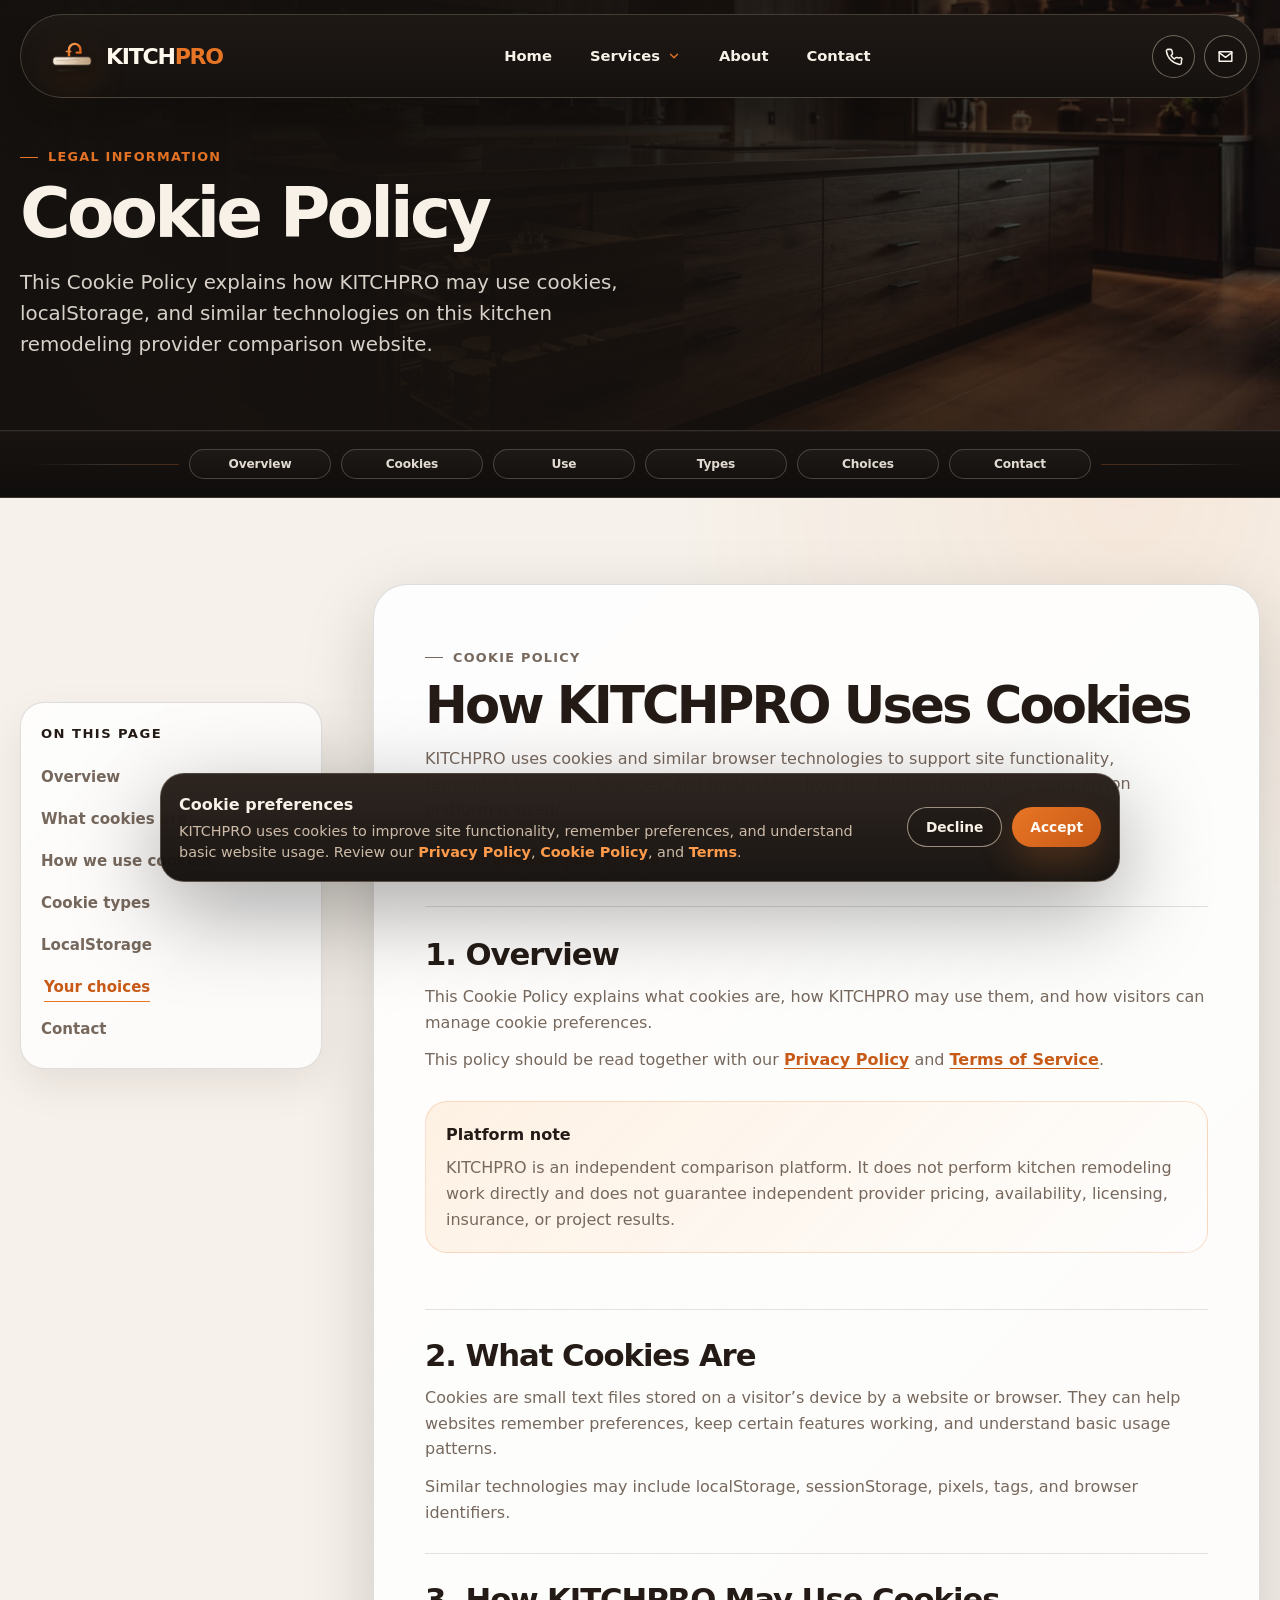
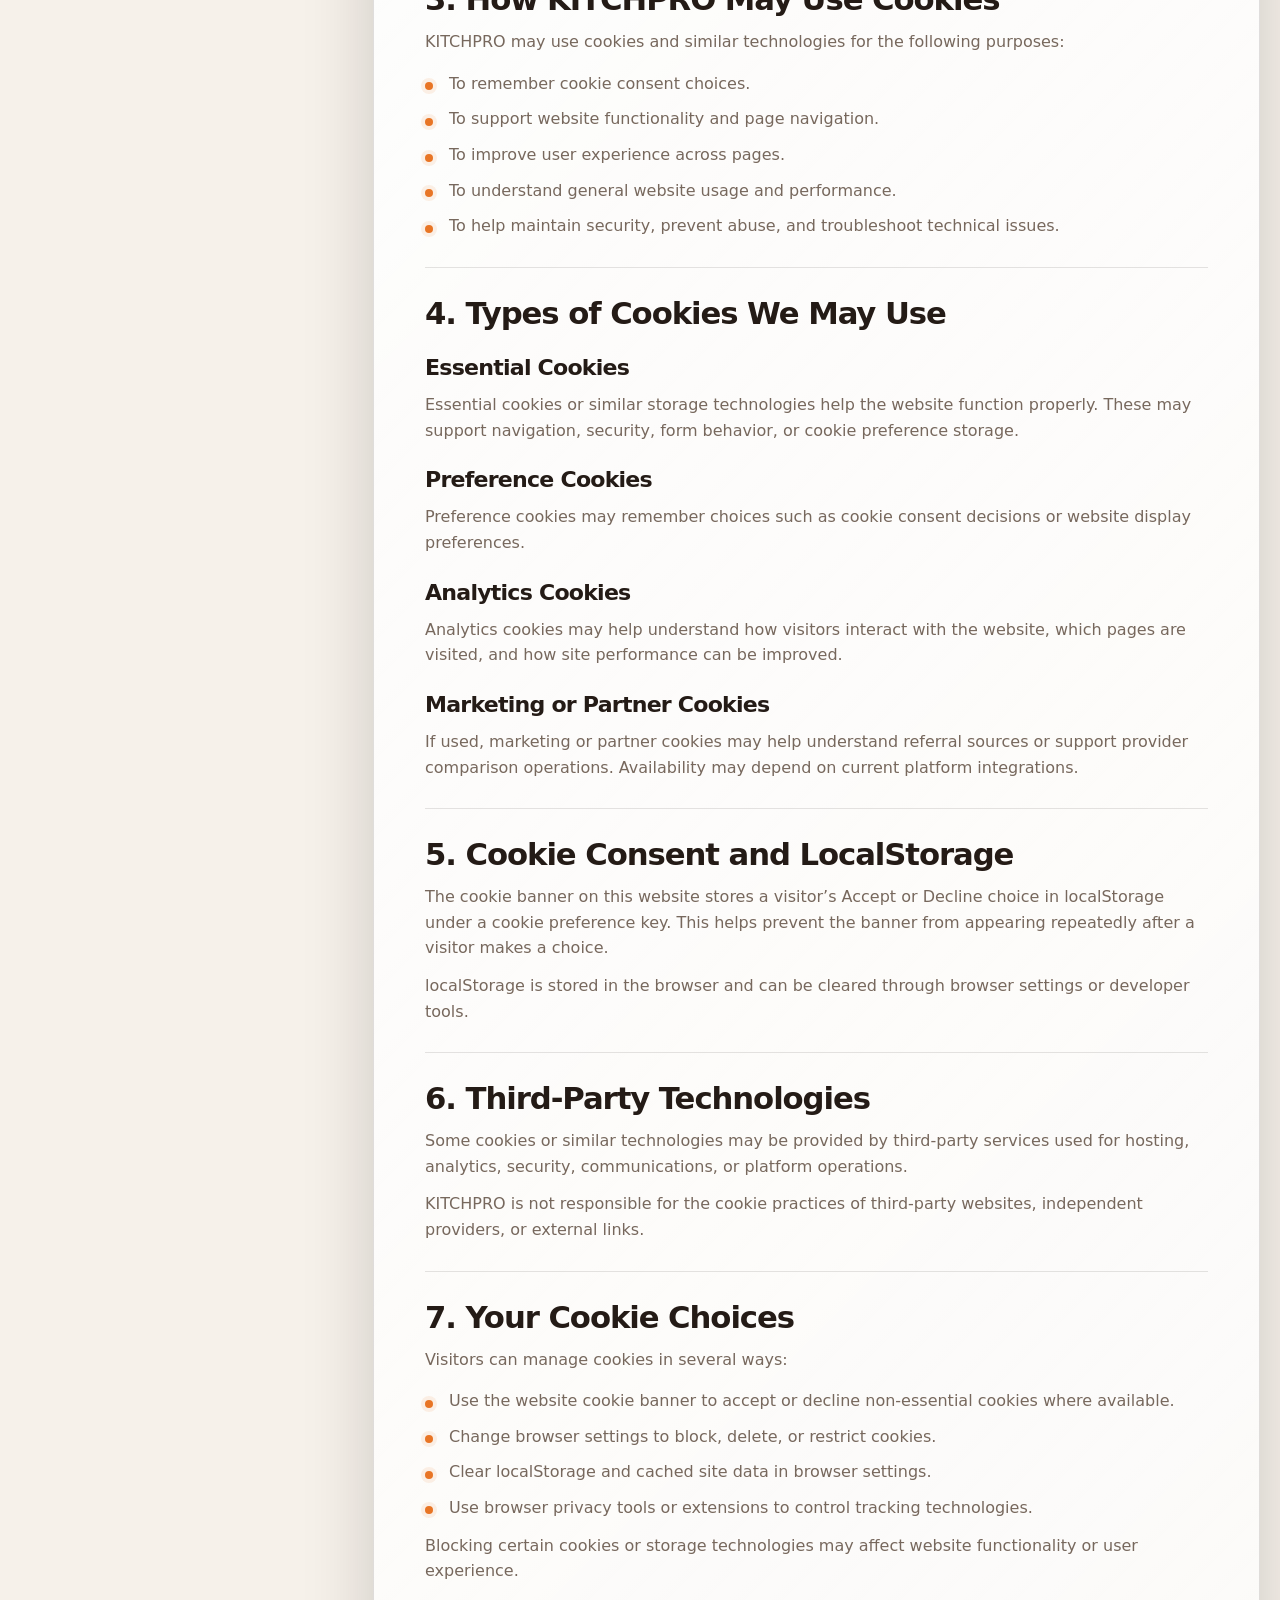
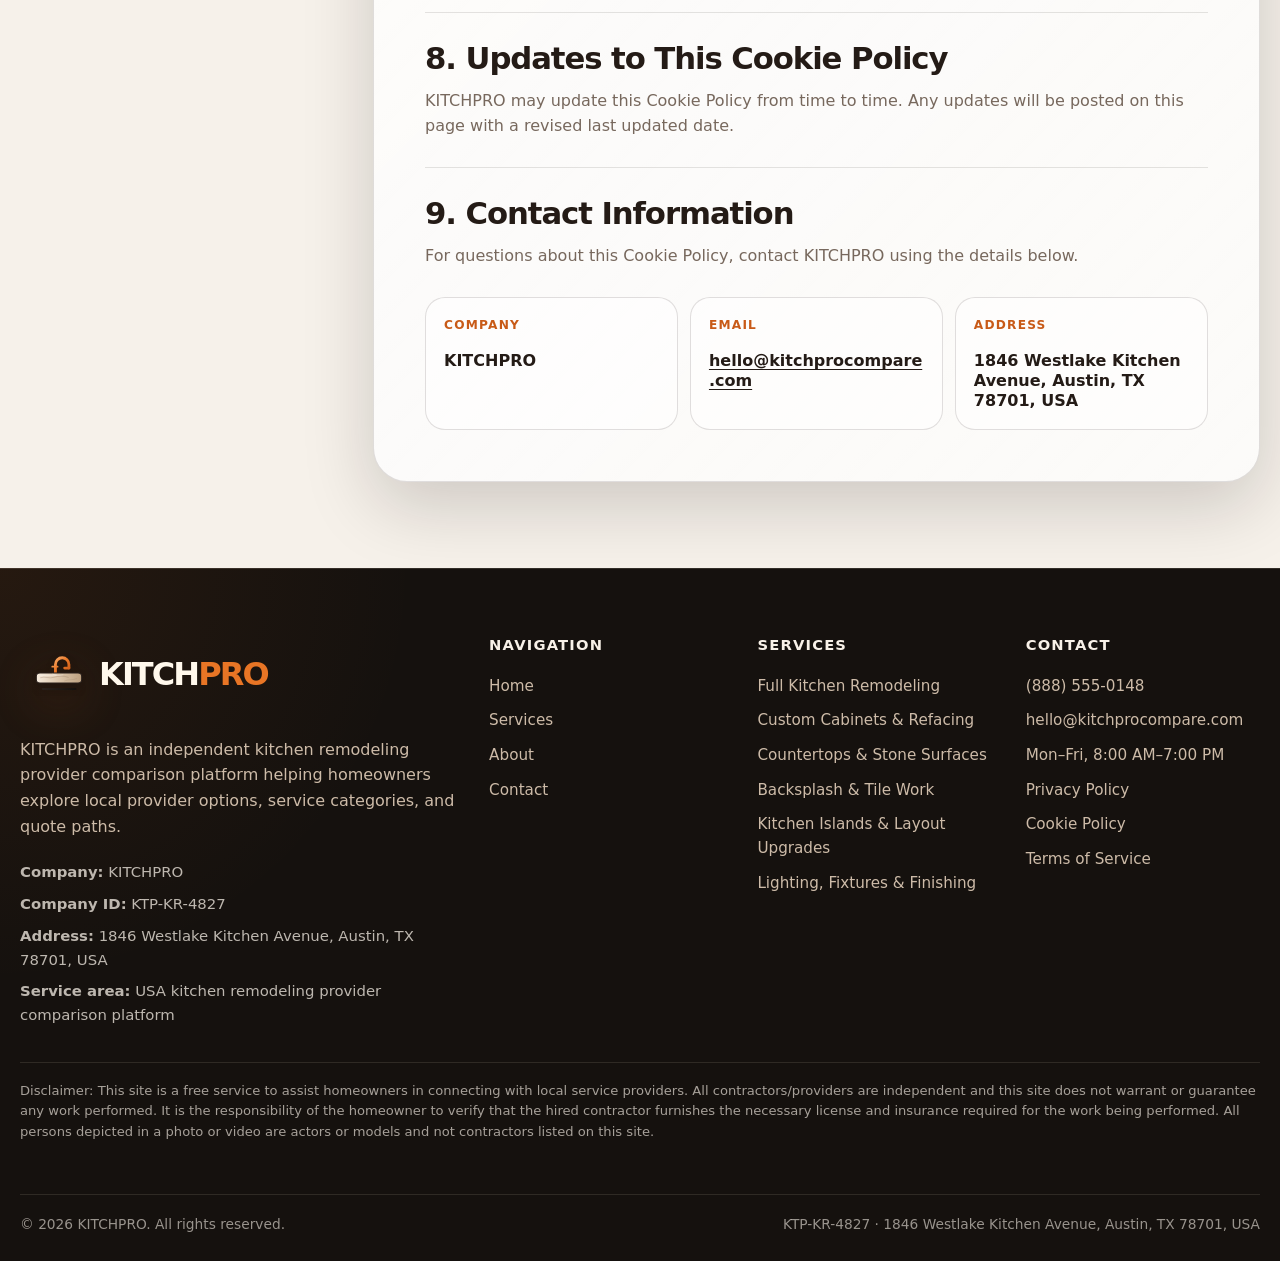
<file: cookie-policy.html>
<!DOCTYPE html>
<html lang="en">

<head>
    <meta charset="UTF-8" />
    <meta name="viewport" content="width=device-width, initial-scale=1.0" />
    <meta name="description"
        content="Read the KITCHPRO Cookie Policy for the kitchen remodeling provider comparison platform." />

    <title>Cookie Policy | KITCHPRO</title>

    <link rel="icon" href="/assets/favicon/favicon.svg?v=4" type="image/svg+xml">
    <meta name="theme-color" content="#15110E">
    <link rel="stylesheet" href="css/style.css" />
    <link rel="stylesheet" href="css/legal.css" />
</head>

<body>
    <a class="skip-link" href="#main">Skip to content</a>

    <header class="site-header" data-site-header>
        <div class="site-header__shell">
            <a class="logo" href="index.html" aria-label="KITCHPRO home" data-nav-link>
                <svg class="logo__icon" width="220" height="220" viewBox="0 0 220 220" fill="none"
                    xmlns="http://www.w3.org/2000/svg" aria-hidden="true">
                    <defs>
                        <linearGradient id="kpStoneHeaderLogoCookie" x1="46" y1="112" x2="174" y2="112"
                            gradientUnits="userSpaceOnUse">
                            <stop offset="0%" stop-color="#F6EBDD" />
                            <stop offset="48%" stop-color="#DCC7AD" />
                            <stop offset="100%" stop-color="#BEA180" />
                        </linearGradient>

                        <linearGradient id="kpCopperHeaderLogoCookie" x1="92" y1="48" x2="144" y2="106"
                            gradientUnits="userSpaceOnUse">
                            <stop offset="0%" stop-color="#FFB979" />
                            <stop offset="45%" stop-color="#E87525" />
                            <stop offset="100%" stop-color="#B94E13" />
                        </linearGradient>

                        <linearGradient id="kpShadowLineHeaderLogoCookie" x1="60" y1="140" x2="160" y2="148"
                            gradientUnits="userSpaceOnUse">
                            <stop offset="0%" stop-color="#2A211C" />
                            <stop offset="100%" stop-color="#15110E" />
                        </linearGradient>

                        <filter id="kpSoftShadowHeaderLogoCookie" x="34" y="34" width="152" height="126"
                            filterUnits="userSpaceOnUse" color-interpolation-filters="sRGB">
                            <feDropShadow dx="0" dy="12" stdDeviation="10" flood-color="#15110E" flood-opacity="0.25" />
                        </filter>

                        <clipPath id="kpSlabClipHeaderLogoCookie">
                            <rect x="46" y="96" width="128" height="28" rx="10" />
                        </clipPath>
                    </defs>

                    <g filter="url(#kpSoftShadowHeaderLogoCookie)">
                        <path d="M100 97V72C100 61.5066 108.507 53 119 53C129.493 53 138 61.5066 138 72V82"
                            stroke="url(#kpCopperHeaderLogoCookie)" stroke-width="8" stroke-linecap="round"
                            stroke-linejoin="round" />
                        <path d="M138 82H126" stroke="url(#kpCopperHeaderLogoCookie)" stroke-width="8"
                            stroke-linecap="round" />
                        <path d="M91 78H106" stroke="url(#kpCopperHeaderLogoCookie)" stroke-width="5"
                            stroke-linecap="round" />

                        <rect x="46" y="96" width="128" height="28" rx="10" fill="url(#kpStoneHeaderLogoCookie)"
                            stroke="#2A211C" stroke-width="3" />

                        <g clip-path="url(#kpSlabClipHeaderLogoCookie)">
                            <path d="M58 109C71 104 82 113 96 108C108 104 122 103 136 108" stroke="#7E634F"
                                stroke-opacity="0.30" stroke-width="2.4" stroke-linecap="round" />
                            <path d="M92 99C101 104 111 104 121 101" stroke="#FFFFFF" stroke-opacity="0.38"
                                stroke-width="2" stroke-linecap="round" />
                            <path d="M126 118C138 113 147 117 160 112" stroke="#8B705A" stroke-opacity="0.24"
                                stroke-width="2" stroke-linecap="round" />
                        </g>

                        <path d="M58 102H102" stroke="#FFFFFF" stroke-opacity="0.42" stroke-width="2.8"
                            stroke-linecap="round" />
                        <path d="M64 141H156" stroke="url(#kpShadowLineHeaderLogoCookie)" stroke-width="6"
                            stroke-linecap="round" />
                    </g>
                </svg>

                <span class="logo__word" aria-hidden="true">
                    <span>KITCH</span><span>PRO</span>
                </span>
            </a>

            <nav class="main-nav" aria-label="Primary navigation">
                <a class="nav-link" href="index.html" data-nav-link>Home</a>

                <div class="dropdown" data-services-dropdown>
                    <a class="dropdown__button" href="services.html" aria-expanded="false"
                        aria-controls="services-dropdown" data-dropdown-toggle data-nav-link>
                        Services
                        <svg class="dropdown__chevron" viewBox="0 0 24 24" aria-hidden="true">
                            <path d="M6 9L12 15L18 9" fill="none" stroke="currentColor" stroke-width="2.2"
                                stroke-linecap="round" stroke-linejoin="round" />
                        </svg>
                    </a>

                    <div class="dropdown__panel" id="services-dropdown" data-dropdown-panel hidden>
                        <div class="dropdown__list" data-service-menu></div>
                    </div>
                </div>

                <a class="nav-link" href="about.html" data-nav-link>About</a>
                <a class="nav-link" href="contact.html" data-nav-link>Contact</a>
            </nav>

            <div class="site-header__actions">
                <a class="icon-btn" href="tel:+18885550148" aria-label="Call KITCHPRO" data-phone-link>
                    <svg viewBox="0 0 24 24" aria-hidden="true">
                        <path
                            d="M22 16.92V20A2 2 0 0 1 19.82 22A19.86 19.86 0 0 1 3 5.18A2 2 0 0 1 5 3H8.09A2 2 0 0 1 10.06 4.72L10.7 7.82A2 2 0 0 1 10.14 9.65L8.9 10.89A16 16 0 0 0 13.11 15.1L14.35 13.86A2 2 0 0 1 16.18 13.3L19.28 13.94A2 2 0 0 1 22 16.92Z"
                            fill="none" stroke="currentColor" stroke-width="1.9" stroke-linecap="round"
                            stroke-linejoin="round" />
                    </svg>
                </a>

                <a class="icon-btn" href="mailto:hello@kitchprocompare.com" aria-label="Email KITCHPRO" data-email-link>
                    <svg viewBox="0 0 24 24" aria-hidden="true">
                        <path d="M4 6H20V18H4V6Z" fill="none" stroke="currentColor" stroke-width="1.9"
                            stroke-linejoin="round" />
                        <path d="M4 7L12 13L20 7" fill="none" stroke="currentColor" stroke-width="1.9"
                            stroke-linecap="round" stroke-linejoin="round" />
                    </svg>
                </a>

                <button class="mobile-toggle" type="button" aria-label="Open menu" aria-controls="mobile-menu"
                    aria-expanded="false" data-mobile-toggle>
                    <span></span>
                </button>
            </div>
        </div>
    </header>

    <div class="mobile-menu" id="mobile-menu" data-mobile-menu hidden>
        <div class="mobile-menu__panel" data-mobile-panel>


            <nav class="mobile-menu__nav" aria-label="Mobile navigation">
                <a class="mobile-menu__link" href="index.html" data-nav-link>Home</a>
                <a class="mobile-menu__link" href="services.html" data-nav-link>Services</a>
                <a class="mobile-menu__link" href="about.html" data-nav-link>About</a>
                <a class="mobile-menu__link" href="contact.html" data-nav-link>Contact</a>
            </nav>

            <div class="mobile-menu__section">
                <p class="mobile-menu__label">Kitchen services</p>
                <div class="mobile-menu__services" data-mobile-service-menu></div>
            </div>

            <div class="mobile-menu__contact">
                <a class="btn btn--primary btn--small" href="tel:+18885550148" data-phone-link>Call</a>
                <a class="btn btn--secondary btn--small" href="mailto:hello@kitchprocompare.com"
                    data-email-link>Email</a>
            </div>
        </div>
    </div>

    <main id="main">
        <section class="hero legal-hero" aria-labelledby="legal-hero-title">
            <div class="hero__inner">
                <div class="container-wide">
                    <div class="hero__content">
                        <p class="kicker">Legal information</p>

                        <h1 class="hero__title" id="legal-hero-title">
                            Cookie Policy
                        </h1>

                        <p class="hero__text">
                            This Cookie Policy explains how KITCHPRO may use cookies, localStorage, and similar
                            technologies on this kitchen remodeling provider comparison website.
                        </p>
                    </div>
                </div>
            </div>
        </section>

        <nav class="anchor-strip" aria-label="Cookie policy sections">
            <div class="anchor-strip__inner">
                <a class="anchor-link" href="#overview">Overview</a>
                <a class="anchor-link" href="#what-cookies-are">Cookies</a>
                <a class="anchor-link" href="#how-we-use">Use</a>
                <a class="anchor-link" href="#types">Types</a>
                <a class="anchor-link" href="#choices">Choices</a>
                <a class="anchor-link" href="#contact-cookies">Contact</a>
            </div>
        </nav>

        <section class="legal-section section" aria-labelledby="cookie-title">
            <div class="container-wide">
                <div class="legal-layout">
                    <aside class="legal-sidebar" aria-label="Cookie policy navigation">
                        <p class="legal-sidebar__title">On this page</p>

                        <nav class="legal-sidebar__nav">
                            <a href="#overview">Overview</a>
                            <a href="#what-cookies-are">What cookies are</a>
                            <a href="#how-we-use">How we use cookies</a>
                            <a href="#types">Cookie types</a>
                            <a href="#local-storage">LocalStorage</a>
                            <a href="#choices">Your choices</a>
                            <a href="#contact-cookies">Contact</a>
                        </nav>
                    </aside>

                    <article class="legal-content">
                        <div class="legal-content__top">
                            <p class="section-kicker">Cookie Policy</p>
                            <h2 id="cookie-title">How KITCHPRO Uses Cookies</h2>
                            <p>
                                KITCHPRO uses cookies and similar browser technologies to support site functionality,
                                remember visitor preferences, and understand how this kitchen remodeling comparison
                                platform is used.
                            </p>
                            <span class="legal-updated">Last updated: June 7, 2026</span>
                        </div>

                        <section class="legal-block" id="overview">
                            <h2>1. Overview</h2>
                            <p>
                                This Cookie Policy explains what cookies are, how KITCHPRO may use them, and how
                                visitors can manage cookie preferences.
                            </p>
                            <p>
                                This policy should be read together with our <a href="privacy-policy.html">Privacy
                                    Policy</a> and <a href="terms-of-service.html">Terms of Service</a>.
                            </p>

                            <div class="legal-notice">
                                <strong>Platform note</strong>
                                <p>
                                    KITCHPRO is an independent comparison platform. It does not perform kitchen
                                    remodeling work directly and does not guarantee independent provider pricing,
                                    availability, licensing, insurance, or project results.
                                </p>
                            </div>
                        </section>

                        <section class="legal-block" id="what-cookies-are">
                            <h2>2. What Cookies Are</h2>
                            <p>
                                Cookies are small text files stored on a visitor’s device by a website or browser. They
                                can help websites remember preferences, keep certain features working, and understand
                                basic usage patterns.
                            </p>
                            <p>
                                Similar technologies may include localStorage, sessionStorage, pixels, tags, and browser
                                identifiers.
                            </p>
                        </section>

                        <section class="legal-block" id="how-we-use">
                            <h2>3. How KITCHPRO May Use Cookies</h2>
                            <p>
                                KITCHPRO may use cookies and similar technologies for the following purposes:
                            </p>

                            <ul>
                                <li>To remember cookie consent choices.</li>
                                <li>To support website functionality and page navigation.</li>
                                <li>To improve user experience across pages.</li>
                                <li>To understand general website usage and performance.</li>
                                <li>To help maintain security, prevent abuse, and troubleshoot technical issues.</li>
                            </ul>
                        </section>

                        <section class="legal-block" id="types">
                            <h2>4. Types of Cookies We May Use</h2>

                            <h3>Essential Cookies</h3>
                            <p>
                                Essential cookies or similar storage technologies help the website function properly.
                                These may support navigation, security, form behavior, or cookie preference storage.
                            </p>

                            <h3>Preference Cookies</h3>
                            <p>
                                Preference cookies may remember choices such as cookie consent decisions or website
                                display preferences.
                            </p>

                            <h3>Analytics Cookies</h3>
                            <p>
                                Analytics cookies may help understand how visitors interact with the website, which
                                pages are visited, and how site performance can be improved.
                            </p>

                            <h3>Marketing or Partner Cookies</h3>
                            <p>
                                If used, marketing or partner cookies may help understand referral sources or support
                                provider comparison operations. Availability may depend on current platform
                                integrations.
                            </p>
                        </section>

                        <section class="legal-block" id="local-storage">
                            <h2>5. Cookie Consent and LocalStorage</h2>
                            <p>
                                The cookie banner on this website stores a visitor’s Accept or Decline choice in
                                localStorage under a cookie preference key. This helps prevent the banner from appearing
                                repeatedly after a visitor makes a choice.
                            </p>
                            <p>
                                localStorage is stored in the browser and can be cleared through browser settings or
                                developer tools.
                            </p>
                        </section>

                        <section class="legal-block" id="third-parties">
                            <h2>6. Third-Party Technologies</h2>
                            <p>
                                Some cookies or similar technologies may be provided by third-party services used for
                                hosting, analytics, security, communications, or platform operations.
                            </p>
                            <p>
                                KITCHPRO is not responsible for the cookie practices of third-party websites,
                                independent providers, or external links.
                            </p>
                        </section>

                        <section class="legal-block" id="choices">
                            <h2>7. Your Cookie Choices</h2>
                            <p>
                                Visitors can manage cookies in several ways:
                            </p>

                            <ul>
                                <li>Use the website cookie banner to accept or decline non-essential cookies where
                                    available.</li>
                                <li>Change browser settings to block, delete, or restrict cookies.</li>
                                <li>Clear localStorage and cached site data in browser settings.</li>
                                <li>Use browser privacy tools or extensions to control tracking technologies.</li>
                            </ul>

                            <p>
                                Blocking certain cookies or storage technologies may affect website functionality or
                                user experience.
                            </p>
                        </section>

                        <section class="legal-block">
                            <h2>8. Updates to This Cookie Policy</h2>
                            <p>
                                KITCHPRO may update this Cookie Policy from time to time. Any updates will be posted on
                                this page with a revised last updated date.
                            </p>
                        </section>

                        <section class="legal-block" id="contact-cookies">
                            <h2>9. Contact Information</h2>
                            <p>
                                For questions about this Cookie Policy, contact KITCHPRO using the details below.
                            </p>

                            <div class="legal-contact-strip">
                                <div class="legal-contact-item">
                                    <span>Company</span>
                                    <strong data-company-name>KITCHPRO</strong>
                                </div>

                                <div class="legal-contact-item">
                                    <span>Email</span>
                                    <a href="mailto:hello@kitchprocompare.com" data-email-link
                                        data-email>hello@kitchprocompare.com</a>
                                </div>

                                <div class="legal-contact-item">
                                    <span>Address</span>
                                    <strong data-address>1846 Westlake Kitchen Avenue, Austin, TX 78701, USA</strong>
                                </div>
                            </div>
                        </section>
                    </article>
                </div>
            </div>
        </section>
    </main>

    <footer class="site-footer">
        <div class="site-footer__top">
            <div class="container-wide">
                <div class="site-footer__grid">
                    <div class="footer__brand">
                        <a class="logo logo--large" href="index.html" aria-label="KITCHPRO home">
                            <svg class="logo__icon" width="220" height="220" viewBox="0 0 220 220" fill="none"
                                xmlns="http://www.w3.org/2000/svg" aria-hidden="true">
                                <defs>
                                    <linearGradient id="kpStoneHeaderLogoCookieFooter" x1="46" y1="112" x2="174"
                                        y2="112" gradientUnits="userSpaceOnUse">
                                        <stop offset="0%" stop-color="#F6EBDD" />
                                        <stop offset="48%" stop-color="#DCC7AD" />
                                        <stop offset="100%" stop-color="#BEA180" />
                                    </linearGradient>

                                    <linearGradient id="kpCopperHeaderLogoCookieFooter" x1="92" y1="48" x2="144"
                                        y2="106" gradientUnits="userSpaceOnUse">
                                        <stop offset="0%" stop-color="#FFB979" />
                                        <stop offset="45%" stop-color="#E87525" />
                                        <stop offset="100%" stop-color="#B94E13" />
                                    </linearGradient>

                                    <linearGradient id="kpShadowLineHeaderLogoCookieFooter" x1="60" y1="140" x2="160"
                                        y2="148" gradientUnits="userSpaceOnUse">
                                        <stop offset="0%" stop-color="#2A211C" />
                                        <stop offset="100%" stop-color="#15110E" />
                                    </linearGradient>

                                    <filter id="kpSoftShadowHeaderLogoCookieFooter" x="34" y="34" width="152"
                                        height="126" filterUnits="userSpaceOnUse" color-interpolation-filters="sRGB">
                                        <feDropShadow dx="0" dy="12" stdDeviation="10" flood-color="#15110E"
                                            flood-opacity="0.25" />
                                    </filter>

                                    <clipPath id="kpSlabClipHeaderLogoCookieFooter">
                                        <rect x="46" y="96" width="128" height="28" rx="10" />
                                    </clipPath>
                                </defs>

                                <g filter="url(#kpSoftShadowHeaderLogoCookieFooter)">
                                    <path d="M100 97V72C100 61.5066 108.507 53 119 53C129.493 53 138 61.5066 138 72V82"
                                        stroke="url(#kpCopperHeaderLogoCookieFooter)" stroke-width="8"
                                        stroke-linecap="round" stroke-linejoin="round" />
                                    <path d="M138 82H126" stroke="url(#kpCopperHeaderLogoCookieFooter)" stroke-width="8"
                                        stroke-linecap="round" />
                                    <path d="M91 78H106" stroke="url(#kpCopperHeaderLogoCookieFooter)" stroke-width="5"
                                        stroke-linecap="round" />

                                    <rect x="46" y="96" width="128" height="28" rx="10"
                                        fill="url(#kpStoneHeaderLogoCookieFooter)" stroke="#2A211C" stroke-width="3" />

                                    <g clip-path="url(#kpSlabClipHeaderLogoCookieFooter)">
                                        <path d="M58 109C71 104 82 113 96 108C108 104 122 103 136 108" stroke="#7E634F"
                                            stroke-opacity="0.30" stroke-width="2.4" stroke-linecap="round" />
                                        <path d="M92 99C101 104 111 104 121 101" stroke="#FFFFFF" stroke-opacity="0.38"
                                            stroke-width="2" stroke-linecap="round" />
                                        <path d="M126 118C138 113 147 117 160 112" stroke="#8B705A"
                                            stroke-opacity="0.24" stroke-width="2" stroke-linecap="round" />
                                    </g>

                                    <path d="M58 102H102" stroke="#FFFFFF" stroke-opacity="0.42" stroke-width="2.8"
                                        stroke-linecap="round" />
                                    <path d="M64 141H156" stroke="url(#kpShadowLineHeaderLogoCookieFooter)"
                                        stroke-width="6" stroke-linecap="round" />
                                </g>
                            </svg>

                            <span class="logo__word" aria-hidden="true">
                                <span>KITCH</span><span>PRO</span>
                            </span>
                        </a>

                        <p data-footer-description>
                            KITCHPRO is an independent kitchen remodeling provider comparison platform helping
                            homeowners explore local provider options, service categories, and quote paths.
                        </p>

                        <div class="footer__meta">
                            <span><strong>Company:</strong> <span data-company-name>KITCHPRO</span></span>
                            <span><strong>Company ID:</strong> <span data-company-id>KTP-KR-4827</span></span>
                            <span><strong>Address:</strong> <span data-address>1846 Westlake Kitchen Avenue, Austin, TX
                                    78701, USA</span></span>
                            <span><strong>Service area:</strong> <span data-service-area>USA kitchen remodeling provider
                                    comparison platform</span></span>
                        </div>
                    </div>

                    <div>
                        <h2 class="footer__title">Navigation</h2>
                        <ul class="footer__list">
                            <li><a class="footer__link" href="index.html" data-nav-link>Home</a></li>
                            <li><a class="footer__link" href="services.html" data-nav-link>Services</a></li>
                            <li><a class="footer__link" href="about.html" data-nav-link>About</a></li>
                            <li><a class="footer__link" href="contact.html" data-nav-link>Contact</a></li>
                        </ul>
                    </div>

                    <div>
                        <h2 class="footer__title">Services</h2>
                        <ul class="footer__list" data-footer-service-menu></ul>
                    </div>

                    <div>
                        <h2 class="footer__title">Contact</h2>
                        <ul class="footer__list">
                            <li><a class="footer__link" href="tel:+18885550148" data-phone-link data-phone-display>(888)
                                    555-0148</a></li>
                            <li><a class="footer__link" href="mailto:hello@kitchprocompare.com" data-email-link
                                    data-email>hello@kitchprocompare.com</a></li>
                            <li><span class="footer__link" data-support-hours>Mon–Fri, 8:00 AM–7:00 PM</span></li>
                            <li><a class="footer__link" href="privacy-policy.html">Privacy Policy</a></li>
                            <li><a class="footer__link" href="cookie-policy.html">Cookie Policy</a></li>
                            <li><a class="footer__link" href="terms-of-service.html">Terms of Service</a></li>
                        </ul>
                    </div>
                </div>

                <p class="site-footer__disclaimer" data-footer-disclaimer>
                    Disclaimer: This site is a free service to assist homeowners in connecting with local service
                    providers. All contractors/providers are independent and this site does not warrant or guarantee any
                    work performed. It is the responsibility of the homeowner to verify that the hired contractor
                    furnishes the necessary license and insurance required for the work being performed. All persons
                    depicted in a photo or video are actors or models and not contractors listed on this site.
                </p>
            </div>
        </div>

        <div class="site-footer__bottom">
            <div class="container-wide">
                <div class="site-footer__bottom-inner">
                    <span>© <span data-current-year></span> <span data-company-name>KITCHPRO</span>. All rights
                        reserved.</span>
                    <span><span data-company-id>KTP-KR-4827</span> · <span data-address>1846 Westlake Kitchen Avenue,
                            Austin, TX 78701, USA</span></span>
                </div>
            </div>
        </div>
    </footer>

    <script src="js/config.js"></script>
    <script src="js/main.js"></script>
    <script src="js/legal.js"></script>
</body>

</html>
</file>
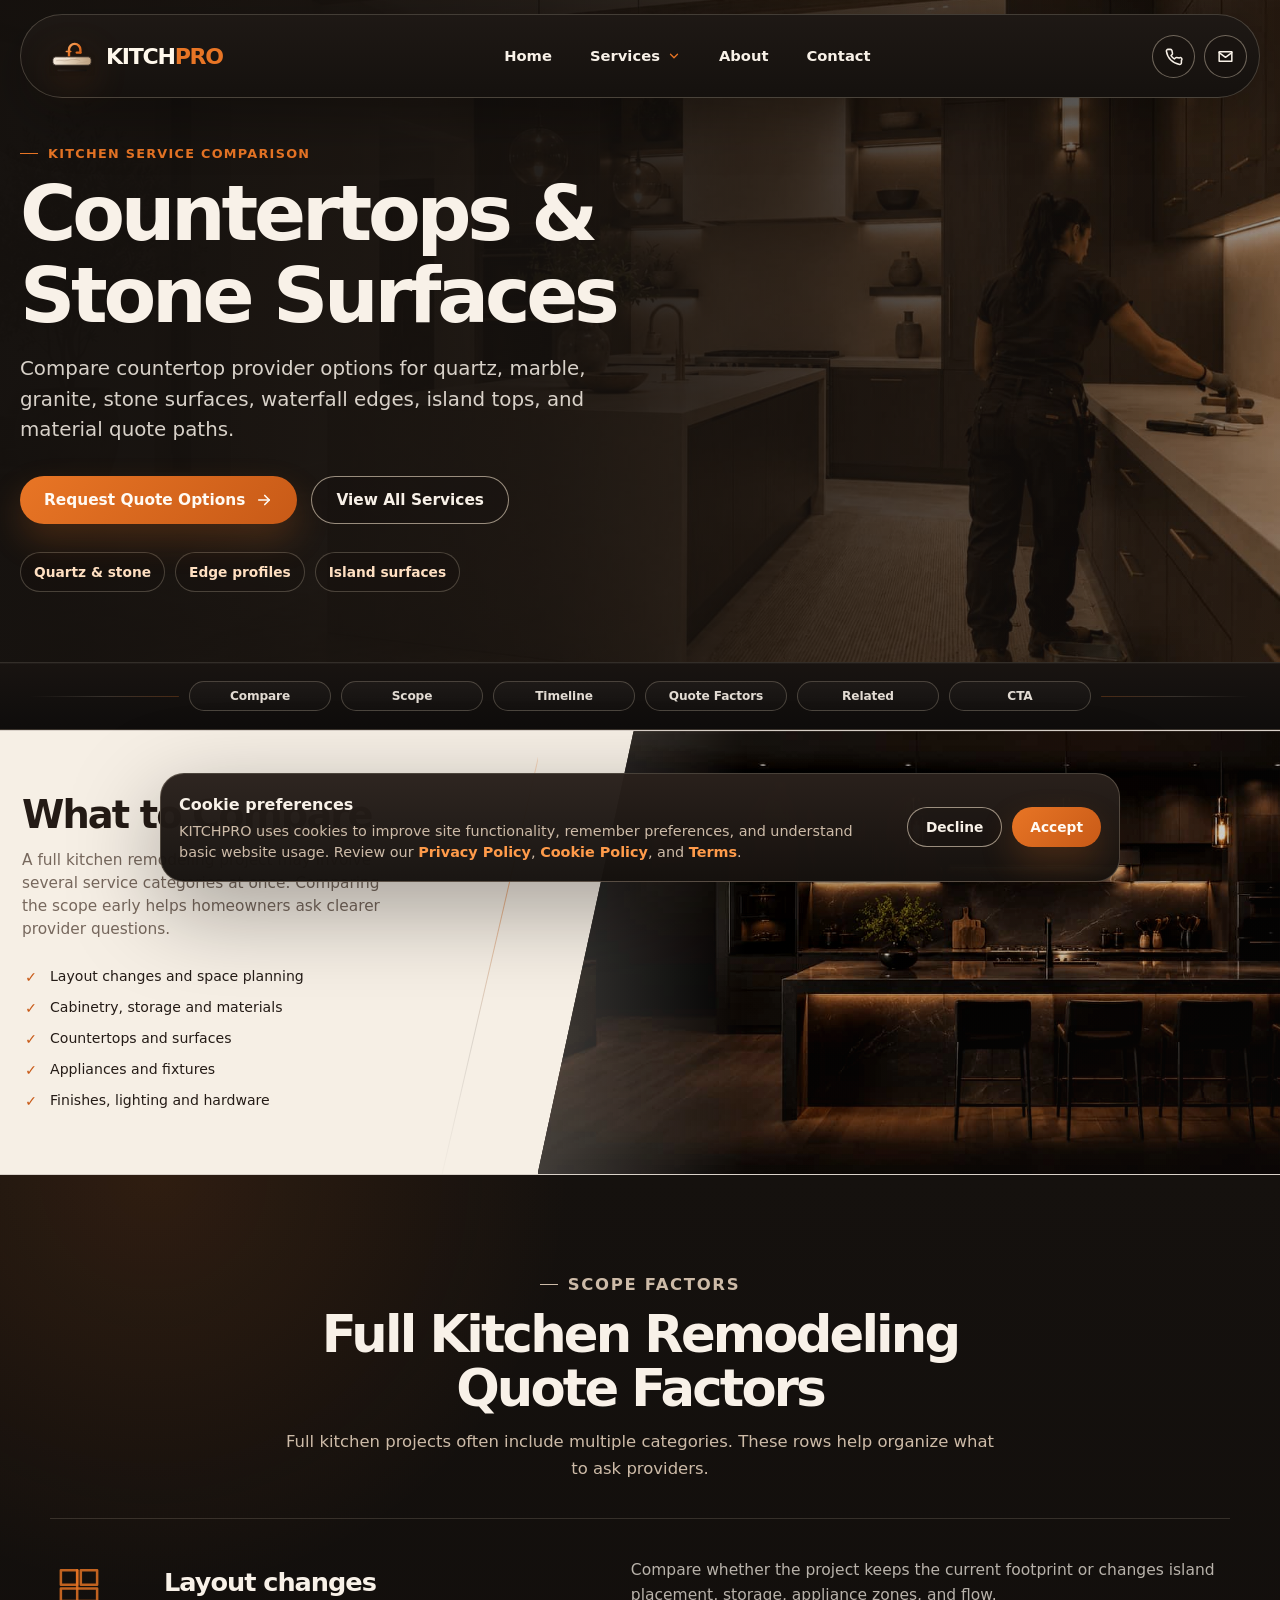
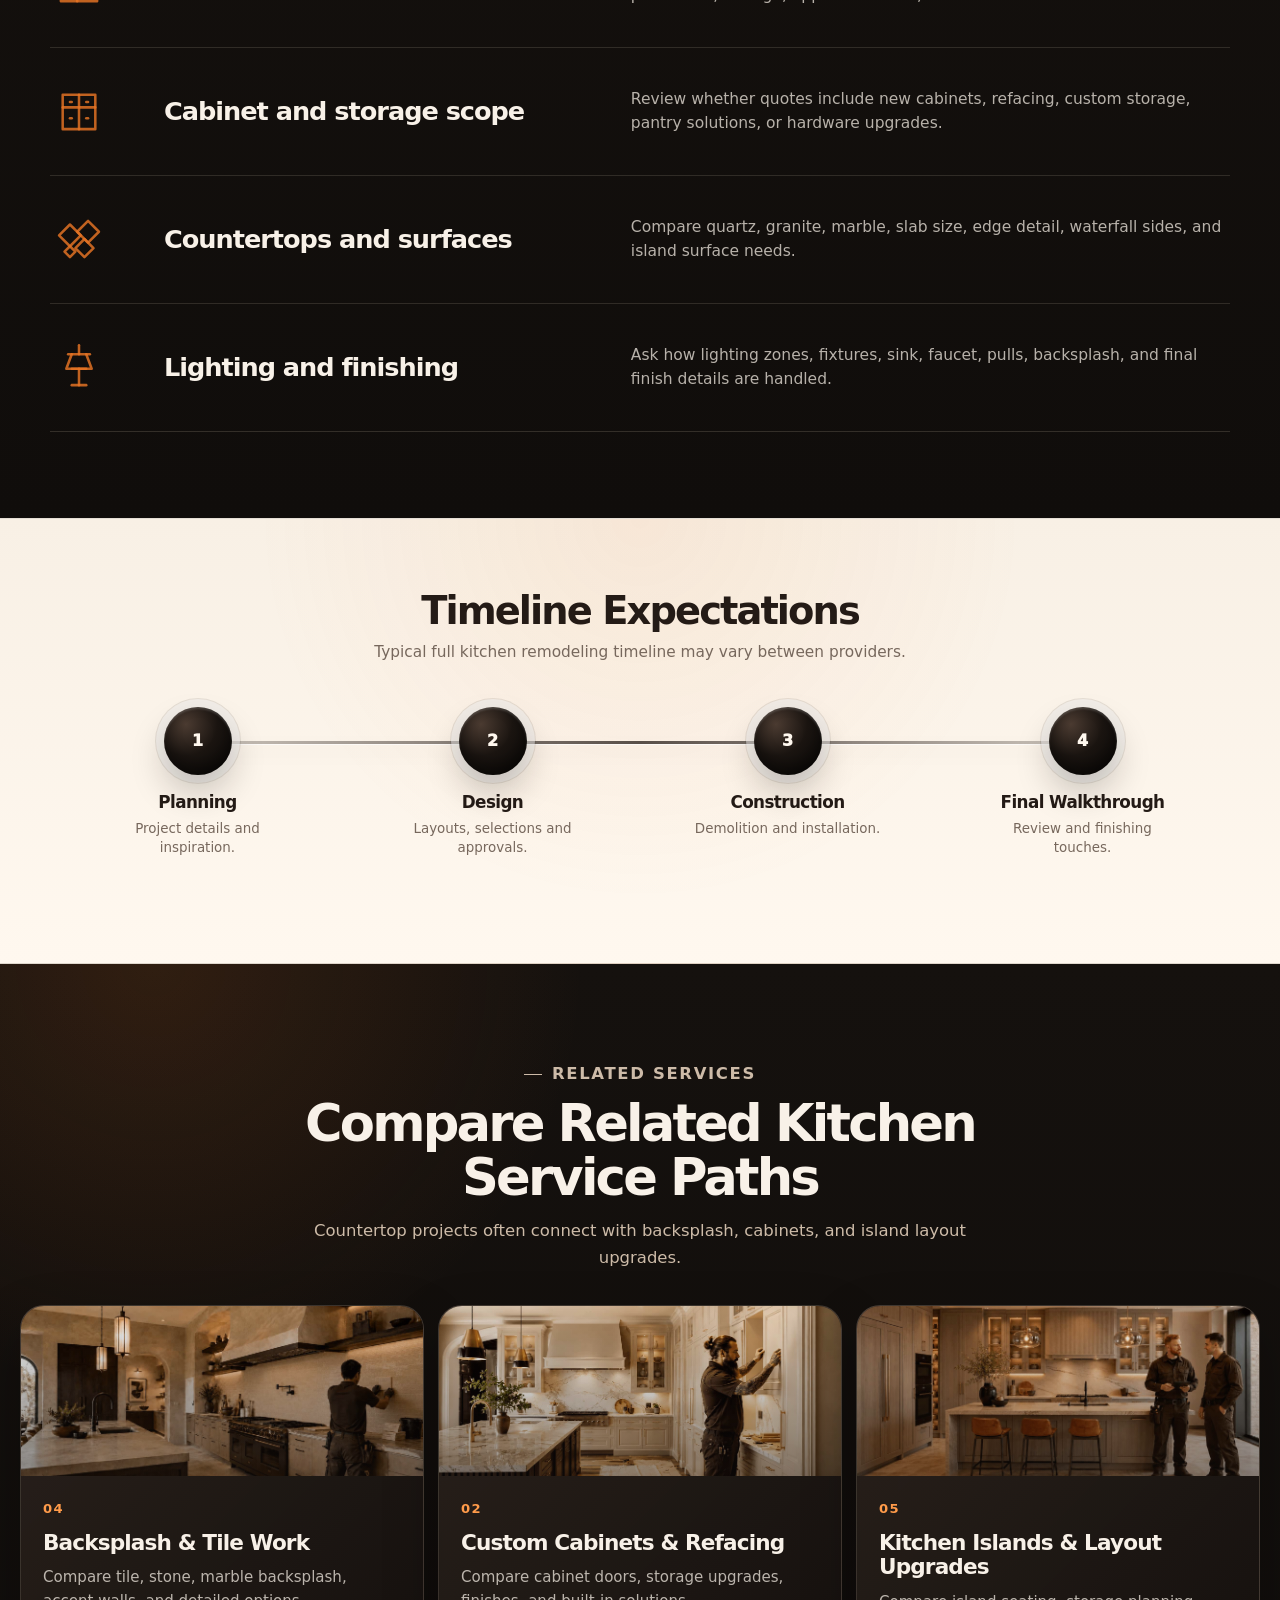
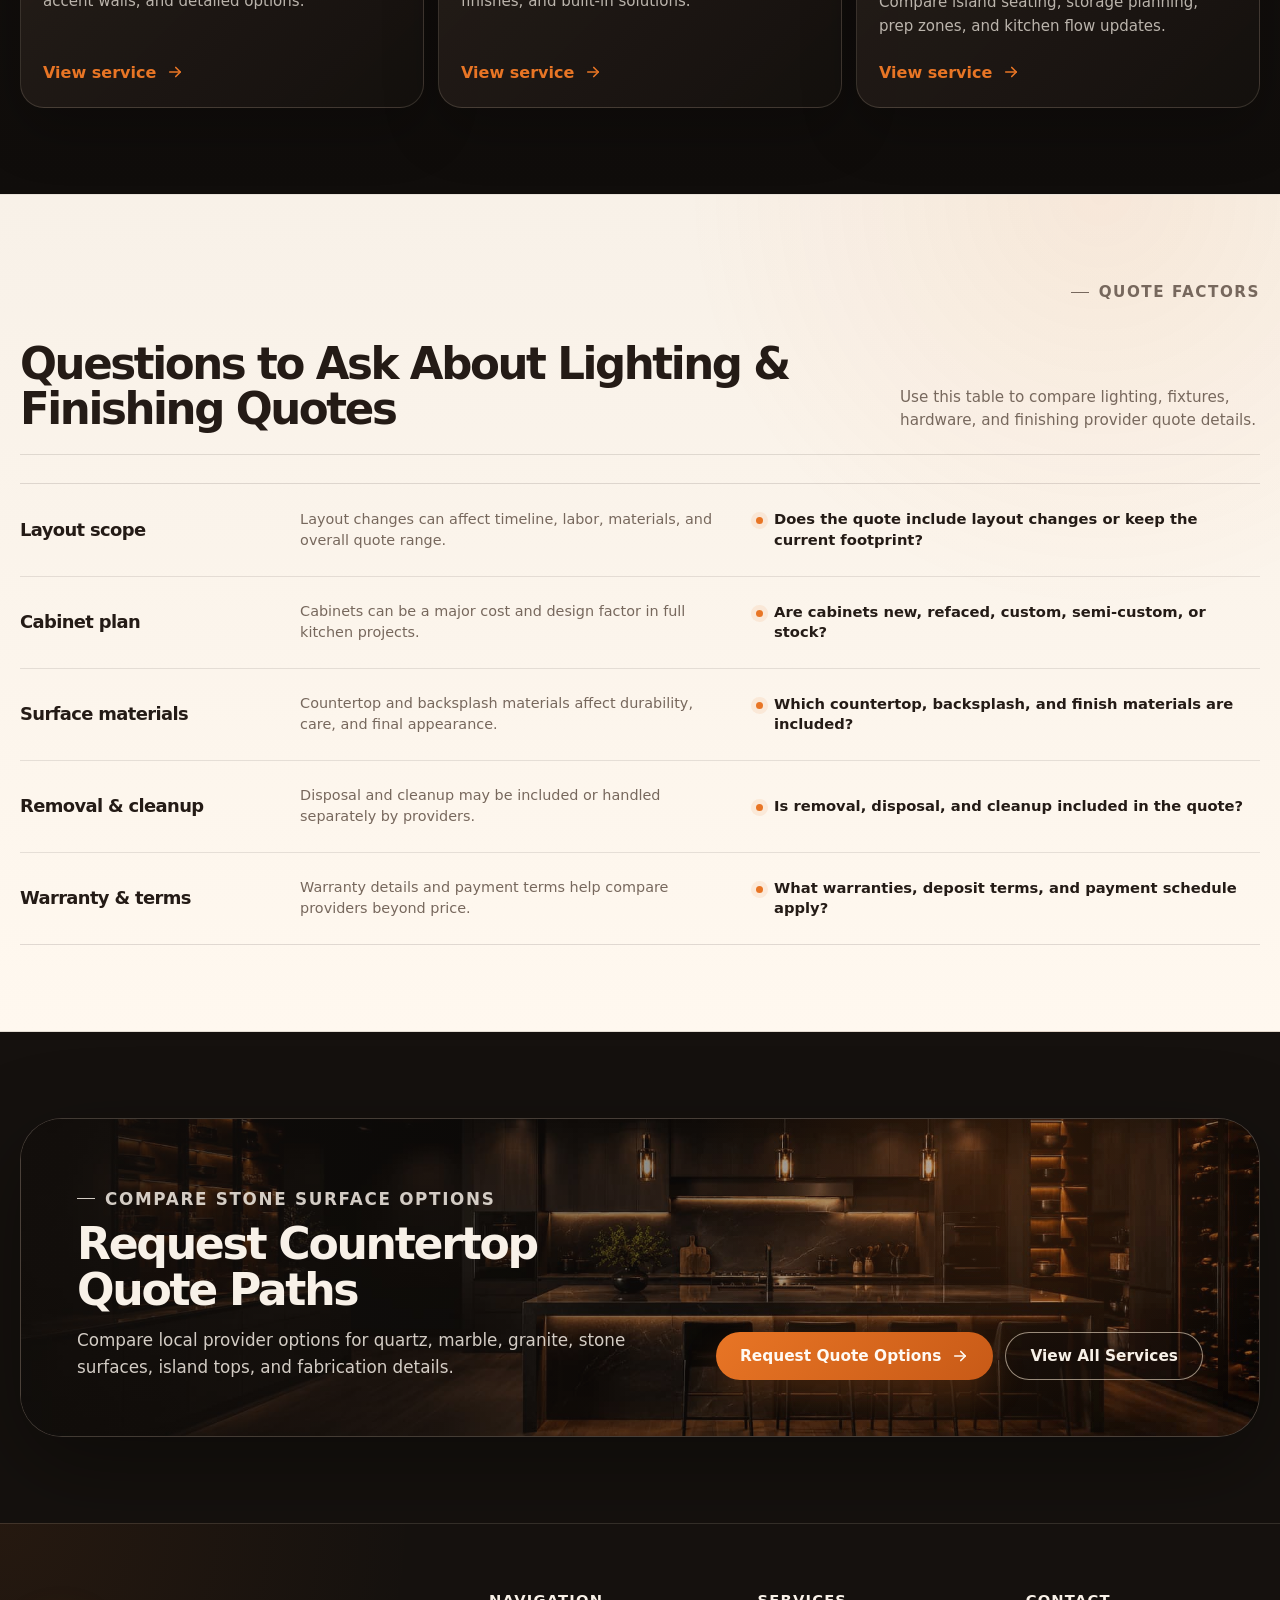
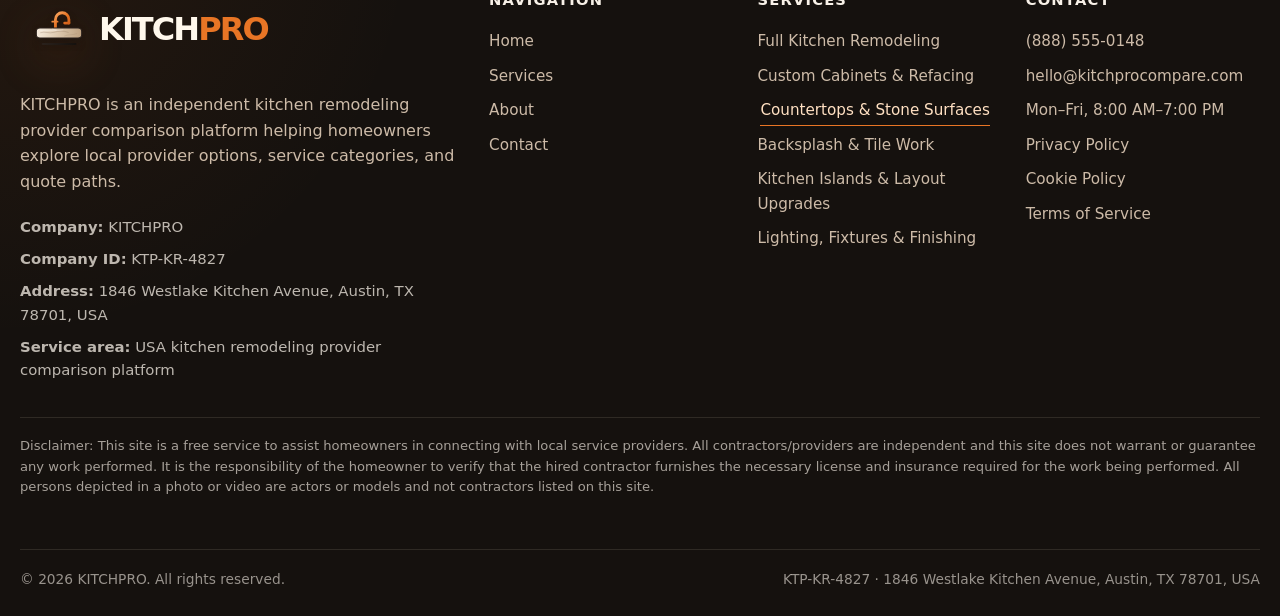
<file: countertops-stone-surfaces.html>
<!DOCTYPE html>
<html lang="en">

<head>
    <meta charset="UTF-8" />
    <meta name="viewport" content="width=device-width, initial-scale=1.0" />
    <meta name="description"
        content="Compare countertop and stone surface provider options, quartz, marble, granite, waterfall edges, island tops, and quote paths with KITCHPRO." />

    <title>Countertops & Stone Surfaces | KITCHPRO</title>

    <link rel="icon" href="/assets/favicon/favicon.svg?v=4" type="image/svg+xml">
    <meta name="theme-color" content="#15110E">
    <link rel="stylesheet" href="css/style.css" />
    <link rel="stylesheet" href="css/service-page.css" />
</head>

<body data-service-page="countertops-stone-surfaces">
    <a class="skip-link" href="#main">Skip to content</a>

    <header class="site-header" data-site-header>
        <div class="site-header__shell">
            <a class="logo" href="index.html" aria-label="KITCHPRO home" data-nav-link>
                <svg class="logo__icon" width="220" height="220" viewBox="0 0 220 220" fill="none"
                    xmlns="http://www.w3.org/2000/svg" aria-hidden="true">
                    <defs>
                        <linearGradient id="kpStoneCounterHeader" x1="46" y1="112" x2="174" y2="112"
                            gradientUnits="userSpaceOnUse">
                            <stop offset="0%" stop-color="#F6EBDD" />
                            <stop offset="48%" stop-color="#DCC7AD" />
                            <stop offset="100%" stop-color="#BEA180" />
                        </linearGradient>
                        <linearGradient id="kpCopperCounterHeader" x1="92" y1="48" x2="144" y2="106"
                            gradientUnits="userSpaceOnUse">
                            <stop offset="0%" stop-color="#FFB979" />
                            <stop offset="45%" stop-color="#E87525" />
                            <stop offset="100%" stop-color="#B94E13" />
                        </linearGradient>
                        <linearGradient id="kpShadowLineCounterHeader" x1="60" y1="140" x2="160" y2="148"
                            gradientUnits="userSpaceOnUse">
                            <stop offset="0%" stop-color="#2A211C" />
                            <stop offset="100%" stop-color="#15110E" />
                        </linearGradient>
                        <filter id="kpSoftShadowCounterHeader" x="34" y="34" width="152" height="126"
                            filterUnits="userSpaceOnUse" color-interpolation-filters="sRGB">
                            <feDropShadow dx="0" dy="12" stdDeviation="10" flood-color="#15110E" flood-opacity="0.25" />
                        </filter>
                        <clipPath id="kpSlabClipCounterHeader">
                            <rect x="46" y="96" width="128" height="28" rx="10" />
                        </clipPath>
                    </defs>

                    <g filter="url(#kpSoftShadowCounterHeader)">
                        <path d="M100 97V72C100 61.5066 108.507 53 119 53C129.493 53 138 61.5066 138 72V82"
                            stroke="url(#kpCopperCounterHeader)" stroke-width="8" stroke-linecap="round"
                            stroke-linejoin="round" />
                        <path d="M138 82H126" stroke="url(#kpCopperCounterHeader)" stroke-width="8"
                            stroke-linecap="round" />
                        <path d="M91 78H106" stroke="url(#kpCopperCounterHeader)" stroke-width="5"
                            stroke-linecap="round" />
                        <rect x="46" y="96" width="128" height="28" rx="10" fill="url(#kpStoneCounterHeader)"
                            stroke="#2A211C" stroke-width="3" />
                        <g clip-path="url(#kpSlabClipCounterHeader)">
                            <path d="M58 109C71 104 82 113 96 108C108 104 122 103 136 108" stroke="#7E634F"
                                stroke-opacity="0.30" stroke-width="2.4" stroke-linecap="round" />
                            <path d="M92 99C101 104 111 104 121 101" stroke="#FFFFFF" stroke-opacity="0.38"
                                stroke-width="2" stroke-linecap="round" />
                            <path d="M126 118C138 113 147 117 160 112" stroke="#8B705A" stroke-opacity="0.24"
                                stroke-width="2" stroke-linecap="round" />
                        </g>
                        <path d="M58 102H102" stroke="#FFFFFF" stroke-opacity="0.42" stroke-width="2.8"
                            stroke-linecap="round" />
                        <path d="M64 141H156" stroke="url(#kpShadowLineCounterHeader)" stroke-width="6"
                            stroke-linecap="round" />
                    </g>
                </svg>

                <span class="logo__word" aria-hidden="true">
                    <span>KITCH</span><span>PRO</span>
                </span>
            </a>

            <nav class="main-nav" aria-label="Primary navigation">
                <a class="nav-link" href="index.html" data-nav-link>Home</a>

                <div class="dropdown" data-services-dropdown>
                    <a class="dropdown__button" href="services.html" aria-expanded="false"
                        aria-controls="services-dropdown" data-dropdown-toggle data-nav-link>
                        Services
                        <svg class="dropdown__chevron" viewBox="0 0 24 24" aria-hidden="true">
                            <path d="M6 9L12 15L18 9" fill="none" stroke="currentColor" stroke-width="2.2"
                                stroke-linecap="round" stroke-linejoin="round" />
                        </svg>
                    </a>

                    <div class="dropdown__panel" id="services-dropdown" data-dropdown-panel hidden>
                        <div class="dropdown__list" data-service-menu></div>
                    </div>
                </div>

                <a class="nav-link" href="about.html" data-nav-link>About</a>
                <a class="nav-link" href="contact.html" data-nav-link>Contact</a>
            </nav>

            <div class="site-header__actions">
                <a class="icon-btn" href="tel:+18885550148" aria-label="Call KITCHPRO" data-phone-link>
                    <svg viewBox="0 0 24 24" aria-hidden="true">
                        <path
                            d="M22 16.92V20A2 2 0 0 1 19.82 22A19.86 19.86 0 0 1 3 5.18A2 2 0 0 1 5 3H8.09A2 2 0 0 1 10.06 4.72L10.7 7.82A2 2 0 0 1 10.14 9.65L8.9 10.89A16 16 0 0 0 13.11 15.1L14.35 13.86A2 2 0 0 1 16.18 13.3L19.28 13.94A2 2 0 0 1 22 16.92Z"
                            fill="none" stroke="currentColor" stroke-width="1.9" stroke-linecap="round"
                            stroke-linejoin="round" />
                    </svg>
                </a>

                <a class="icon-btn" href="mailto:hello@kitchprocompare.com" aria-label="Email KITCHPRO" data-email-link>
                    <svg viewBox="0 0 24 24" aria-hidden="true">
                        <path d="M4 6H20V18H4V6Z" fill="none" stroke="currentColor" stroke-width="1.9"
                            stroke-linejoin="round" />
                        <path d="M4 7L12 13L20 7" fill="none" stroke="currentColor" stroke-width="1.9"
                            stroke-linecap="round" stroke-linejoin="round" />
                    </svg>
                </a>

                <button class="mobile-toggle" type="button" aria-label="Open menu" aria-controls="mobile-menu"
                    aria-expanded="false" data-mobile-toggle>
                    <span></span>
                </button>
            </div>
        </div>
    </header>

    <div class="mobile-menu" id="mobile-menu" data-mobile-menu hidden>
        <div class="mobile-menu__panel" data-mobile-panel>


            <nav class="mobile-menu__nav" aria-label="Mobile navigation">
                <a class="mobile-menu__link" href="index.html" data-nav-link>Home</a>
                <a class="mobile-menu__link" href="services.html" data-nav-link>Services</a>
                <a class="mobile-menu__link" href="about.html" data-nav-link>About</a>
                <a class="mobile-menu__link" href="contact.html" data-nav-link>Contact</a>
            </nav>

            <div class="mobile-menu__section">
                <p class="mobile-menu__label">Kitchen services</p>
                <div class="mobile-menu__services" data-mobile-service-menu></div>
            </div>

            <div class="mobile-menu__contact">
                <a class="btn btn--primary btn--small" href="tel:+18885550148" data-phone-link>Call</a>
                <a class="btn btn--secondary btn--small" href="mailto:hello@kitchprocompare.com"
                    data-email-link>Email</a>
            </div>
        </div>
    </div>

    <main id="main">
        <section class="hero service-hero service-hero--countertops" aria-labelledby="service-hero-title">
            <div class="hero__inner">
                <div class="container-wide">
                    <div class="hero__content">
                        <p class="kicker">Kitchen service comparison</p>

                        <h1 class="hero__title" id="service-hero-title">
                            Countertops &amp; Stone Surfaces
                        </h1>

                        <p class="hero__text">
                            Compare countertop provider options for quartz, marble, granite, stone surfaces, waterfall
                            edges, island tops, and material quote paths.
                        </p>

                        <div class="hero__actions">
                            <a class="btn btn--primary" href="contact.html#contact-form" data-service-contact-link>
                                <span data-cta-text="contact">Request Quote Options</span>
                                <svg class="btn__arrow" viewBox="0 0 24 24" aria-hidden="true">
                                    <path d="M5 12H19" fill="none" stroke="currentColor" stroke-width="2.2"
                                        stroke-linecap="round" />
                                    <path d="M13 6L19 12L13 18" fill="none" stroke="currentColor" stroke-width="2.2"
                                        stroke-linecap="round" stroke-linejoin="round" />
                                </svg>
                            </a>

                            <a class="btn btn--secondary" href="services.html">
                                View All Services
                            </a>
                        </div>

                        <div class="service-hero__meta" aria-label="Countertop comparison topics">
                            <span class="service-hero__chip">Quartz &amp; stone</span>
                            <span class="service-hero__chip">Edge profiles</span>
                            <span class="service-hero__chip">Island surfaces</span>
                        </div>
                    </div>
                </div>
            </div>
        </section>

        <nav class="anchor-strip" aria-label="Service page sections">
            <div class="anchor-strip__inner">
                <a class="anchor-link" href="#compare">Compare</a>
                <a class="anchor-link" href="#scope">Scope</a>
                <a class="anchor-link" href="#timeline">Timeline</a>
                <a class="anchor-link" href="#quote-factors">Quote Factors</a>
                <a class="anchor-link" href="#related">Related</a>
                <a class="anchor-link" href="#service-cta">CTA</a>
            </div>
        </nav>

        <section class="compare-section section section--light" id="compare" aria-labelledby="compare-title">
            <div class="container-wide">
                <div class="compare-layout">
                    <div class="compare-photo photo-frame shine-panel">
                        <img src="assets/images/card-1.jpg"
                            alt="Full kitchen remodeling with premium cabinetry and stone island" />
                    </div>
        
                    <div class="compare-content shine-panel">
                        <p class="section-kicker">What to compare</p>
                        <h2 id="compare-title">What to Compare</h2>
                        <p>
                            A full kitchen remodeling project may involve several service categories at once. Comparing
                            the scope early helps homeowners ask clearer provider questions.
                        </p>
        
                        <div class="compare-points">
                            <div class="compare-point">
                                <span aria-hidden="true"></span>
                                <p>Layout changes and space planning</p>
                            </div>
        
                            <div class="compare-point">
                                <span aria-hidden="true"></span>
                                <p>Cabinetry, storage and materials</p>
                            </div>
        
                            <div class="compare-point">
                                <span aria-hidden="true"></span>
                                <p>Countertops and surfaces</p>
                            </div>
        
                            <div class="compare-point">
                                <span aria-hidden="true"></span>
                                <p>Appliances and fixtures</p>
                            </div>
        
                            <div class="compare-point">
                                <span aria-hidden="true"></span>
                                <p>Finishes, lighting and hardware</p>
                            </div>
                        </div>
                    </div>
                </div>
            </div>
        </section>

            <section class="scope-factor-section section section--dark" id="scope" aria-labelledby="scope-title">
                <div class="container">
                    <div class="section-heading section-heading--center">
                        <p class="section-kicker">Scope factors</p>
                        <h2 id="scope-title">Full Kitchen Remodeling Quote Factors</h2>
                        <p>
                            Full kitchen projects often include multiple categories. These rows help organize what to ask
                            providers.
                        </p>
                    </div>
            
                    <div class="scope-factor-list">
                        <article class="scope-factor-row" tabindex="0">
                            <span class="scope-factor-row__icon" aria-hidden="true">
                                <svg viewBox="0 0 64 64">
                                    <path d="M12 18H30V34H12V18Z" />
                                    <path d="M34 18H52V34H34V18Z" />
                                    <path d="M12 38H52V52H12V38Z" />
                                    <path d="M30 18V52" />
                                </svg>
                            </span>
            
                            <h3>Layout changes</h3>
                            <p>Compare whether the project keeps the current footprint or changes island placement, storage,
                                appliance zones, and flow.</p>
                        </article>
            
                        <article class="scope-factor-row" tabindex="0">
                            <span class="scope-factor-row__icon" aria-hidden="true">
                                <svg viewBox="0 0 64 64">
                                    <path d="M14 14H50V52H14V14Z" />
                                    <path d="M32 14V52" />
                                    <path d="M14 28H50" />
                                    <path d="M22 22H24" />
                                    <path d="M40 22H42" />
                                    <path d="M22 40H24" />
                                    <path d="M40 40H42" />
                                </svg>
                            </span>
            
                            <h3>Cabinet and storage scope</h3>
                            <p>Review whether quotes include new cabinets, refacing, custom storage, pantry solutions, or
                                hardware upgrades.</p>
                        </article>
            
                        <article class="scope-factor-row" tabindex="0">
                            <span class="scope-factor-row__icon" aria-hidden="true">
                                <svg viewBox="0 0 64 64">
                                    <path d="M10 28L22 16L34 28L22 40L10 28Z" />
                                    <path d="M30 24L42 12L54 24L42 36L30 24Z" />
                                    <path d="M28 42L38 32L48 42L38 52L28 42Z" />
                                    <path d="M16 46L22 40L28 46L22 52L16 46Z" />
                                </svg>
                            </span>
            
                            <h3>Countertops and surfaces</h3>
                            <p>Compare quartz, granite, marble, slab size, edge detail, waterfall sides, and island surface
                                needs.</p>
                        </article>
            
                        <article class="scope-factor-row" tabindex="0">
                            <span class="scope-factor-row__icon" aria-hidden="true">
                                <svg viewBox="0 0 64 64">
                                    <path d="M32 8V18" />
                                    <path d="M20 18H44" />
                                    <path d="M24 18L18 34H46L40 18" />
                                    <path d="M24 34H40" />
                                    <path d="M32 34V52" />
                                    <path d="M24 52H40" />
                                </svg>
                            </span>
            
                            <h3>Lighting and finishing</h3>
                            <p>Ask how lighting zones, fixtures, sink, faucet, pulls, backsplash, and final finish details
                                are handled.</p>
                        </article>
                    </div>
                </div>
            </section>

    <section class="timeline-section section section--light" id="timeline" aria-labelledby="timeline-title">
        <div class="container-wide">
            <div class="timeline-heading">
                <h2 id="timeline-title">Timeline Expectations</h2>
                <p>Typical full kitchen remodeling timeline may vary between providers.</p>
            </div>
    
            <div class="timeline-rail" aria-label="Kitchen remodeling timeline expectations">
                <article class="timeline-step">
                    <span>1</span>
                    <h3>Planning</h3>
                    <p>Project details and inspiration.</p>
                </article>
    
                <article class="timeline-step">
                    <span>2</span>
                    <h3>Design</h3>
                    <p>Layouts, selections and approvals.</p>
                </article>
    
                <article class="timeline-step">
                    <span>3</span>
                    <h3>Construction</h3>
                    <p>Demolition and installation.</p>
                </article>
    
                <article class="timeline-step">
                    <span>4</span>
                    <h3>Final Walkthrough</h3>
                    <p>Review and finishing touches.</p>
                </article>
            </div>
        </div>
    </section>

        <section class="related-section section section--dark" id="related" aria-labelledby="related-title">
            <div class="container-wide">
                <div class="section-heading section-heading--center">
                    <p class="section-kicker">Related services</p>
                    <h2 id="related-title">Compare Related Kitchen Service Paths</h2>
                    <p>
                        Countertop projects often connect with backsplash, cabinets, and island layout upgrades.
                    </p>
                </div>

                <div class="related-grid">
                    <article class="related-card shine-panel">
                        <a class="related-card__photo" href="backsplash-tile-work.html">
                            <img src="assets/images/backsplash-tile-work.jpg"
                                alt="Backsplash and tile work kitchen service" />
                        </a>
                        <div class="related-card__body">
                            <span class="related-card__number">04</span>
                            <h3>Backsplash &amp; Tile Work</h3>
                            <p>Compare tile, stone, marble backsplash, accent walls, and detailed options.</p>
                            <a class="arrow-link" href="backsplash-tile-work.html">
                                View service
                                <svg viewBox="0 0 24 24" aria-hidden="true">
                                    <path d="M5 12H19" fill="none" stroke="currentColor" stroke-width="2.2"
                                        stroke-linecap="round" />
                                    <path d="M13 6L19 12L13 18" fill="none" stroke="currentColor" stroke-width="2.2"
                                        stroke-linecap="round" stroke-linejoin="round" />
                                </svg>
                            </a>
                        </div>
                    </article>

                    <article class="related-card shine-panel">
                        <a class="related-card__photo" href="custom-cabinets-refacing.html">
                            <img src="assets/images/custom-cabinets-refacing.jpg"
                                alt="Custom cabinets and refacing kitchen service" />
                        </a>
                        <div class="related-card__body">
                            <span class="related-card__number">02</span>
                            <h3>Custom Cabinets &amp; Refacing</h3>
                            <p>Compare cabinet doors, storage upgrades, finishes, and built-in solutions.</p>
                            <a class="arrow-link" href="custom-cabinets-refacing.html">
                                View service
                                <svg viewBox="0 0 24 24" aria-hidden="true">
                                    <path d="M5 12H19" fill="none" stroke="currentColor" stroke-width="2.2"
                                        stroke-linecap="round" />
                                    <path d="M13 6L19 12L13 18" fill="none" stroke="currentColor" stroke-width="2.2"
                                        stroke-linecap="round" stroke-linejoin="round" />
                                </svg>
                            </a>
                        </div>
                    </article>

                    <article class="related-card shine-panel">
                        <a class="related-card__photo" href="kitchen-islands-layout-upgrades.html">
                            <img src="assets/images/kitchen-islands-layout-upgrades.jpg"
                                alt="Kitchen island and layout upgrade service" />
                        </a>
                        <div class="related-card__body">
                            <span class="related-card__number">05</span>
                            <h3>Kitchen Islands &amp; Layout Upgrades</h3>
                            <p>Compare island seating, storage planning, prep zones, and kitchen flow updates.</p>
                            <a class="arrow-link" href="kitchen-islands-layout-upgrades.html">
                                View service
                                <svg viewBox="0 0 24 24" aria-hidden="true">
                                    <path d="M5 12H19" fill="none" stroke="currentColor" stroke-width="2.2"
                                        stroke-linecap="round" />
                                    <path d="M13 6L19 12L13 18" fill="none" stroke="currentColor" stroke-width="2.2"
                                        stroke-linecap="round" stroke-linejoin="round" />
                                </svg>
                            </a>
                        </div>
                    </article>
                </div>
            </div>
        </section>

                <section class="service-table-section section section--soft" id="quote-factors" aria-labelledby="quote-factors-title">
                    <div class="container">
                        <div class="section-heading">
                            <p class="section-kicker">Quote factors</p>
                            <h2 id="quote-factors-title">Questions to Ask About Lighting &amp; Finishing Quotes</h2>
                            <p>
                                Use this table to compare lighting, fixtures, hardware, and finishing provider quote details.
                            </p>
                        </div>
                
                        <div class="quote-factor-list" aria-label="Kitchen remodeling quote factors">
                            <article class="quote-factor-row">
                                <span class="quote-factor-row__label">Layout scope</span>
                                <p>Layout changes can affect timeline, labor, materials, and overall quote range.</p>
                                <strong>Does the quote include layout changes or keep the current footprint?</strong>
                            </article>
                
                            <article class="quote-factor-row">
                                <span class="quote-factor-row__label">Cabinet plan</span>
                                <p>Cabinets can be a major cost and design factor in full kitchen projects.</p>
                                <strong>Are cabinets new, refaced, custom, semi-custom, or stock?</strong>
                            </article>
                
                            <article class="quote-factor-row">
                                <span class="quote-factor-row__label">Surface materials</span>
                                <p>Countertop and backsplash materials affect durability, care, and final appearance.</p>
                                <strong>Which countertop, backsplash, and finish materials are included?</strong>
                            </article>
                
                            <article class="quote-factor-row">
                                <span class="quote-factor-row__label">Removal &amp; cleanup</span>
                                <p>Disposal and cleanup may be included or handled separately by providers.</p>
                                <strong>Is removal, disposal, and cleanup included in the quote?</strong>
                            </article>
                
                            <article class="quote-factor-row">
                                <span class="quote-factor-row__label">Warranty &amp; terms</span>
                                <p>Warranty details and payment terms help compare providers beyond price.</p>
                                <strong>What warranties, deposit terms, and payment schedule apply?</strong>
                            </article>
                        </div>
                    </div>
                </section>

        <section class="final-cta section section--dark" id="service-cta" aria-labelledby="service-final-cta-title">
            <div class="container-wide">
                <div class="final-cta__card shine-panel">
                    <img src="assets/images/cta-kitchen-1.jpg"
                        alt="Premium kitchen with stone countertop and warm lighting" />

                    <div class="final-cta__content">
                        <p class="section-kicker">Compare stone surface options</p>
                        <h2 id="service-final-cta-title">Request Countertop Quote Paths</h2>
                        <p>
                            Compare local provider options for quartz, marble, granite, stone surfaces, island tops, and
                            fabrication details.
                        </p>
                    </div>

                    <div class="final-cta__actions">
                        <a class="btn btn--primary" href="contact.html#contact-form" data-service-contact-link>
                            <span data-cta-text="contact">Request Quote Options</span>
                            <svg class="btn__arrow" viewBox="0 0 24 24" aria-hidden="true">
                                <path d="M5 12H19" fill="none" stroke="currentColor" stroke-width="2.2"
                                    stroke-linecap="round" />
                                <path d="M13 6L19 12L13 18" fill="none" stroke="currentColor" stroke-width="2.2"
                                    stroke-linecap="round" stroke-linejoin="round" />
                            </svg>
                        </a>

                        <a class="btn btn--secondary" href="services.html">
                            View All Services
                        </a>
                    </div>
                </div>
            </div>
        </section>
    </main>

    <footer class="site-footer">
        <div class="site-footer__top">
            <div class="container-wide">
                <div class="site-footer__grid">
                    <div class="footer__brand">
                        <a class="logo logo--large" href="index.html" aria-label="KITCHPRO home">
                            <svg class="logo__icon" width="220" height="220" viewBox="0 0 220 220" fill="none"
                                xmlns="http://www.w3.org/2000/svg" aria-hidden="true">
                                <defs>
                                    <linearGradient id="kpStoneCountertopsFooter" x1="46" y1="112" x2="174" y2="112"
                                        gradientUnits="userSpaceOnUse">
                                        <stop offset="0%" stop-color="#F6EBDD" />
                                        <stop offset="48%" stop-color="#DCC7AD" />
                                        <stop offset="100%" stop-color="#BEA180" />
                                    </linearGradient>
                                    <linearGradient id="kpCopperCountertopsFooter" x1="92" y1="48" x2="144" y2="106"
                                        gradientUnits="userSpaceOnUse">
                                        <stop offset="0%" stop-color="#FFB979" />
                                        <stop offset="45%" stop-color="#E87525" />
                                        <stop offset="100%" stop-color="#B94E13" />
                                    </linearGradient>
                                    <linearGradient id="kpShadowLineCountertopsFooter" x1="60" y1="140" x2="160"
                                        y2="148" gradientUnits="userSpaceOnUse">
                                        <stop offset="0%" stop-color="#2A211C" />
                                        <stop offset="100%" stop-color="#15110E" />
                                    </linearGradient>
                                    <filter id="kpSoftShadowCountertopsFooter" x="34" y="34" width="152" height="126"
                                        filterUnits="userSpaceOnUse" color-interpolation-filters="sRGB">
                                        <feDropShadow dx="0" dy="12" stdDeviation="10" flood-color="#15110E"
                                            flood-opacity="0.25" />
                                    </filter>
                                    <clipPath id="kpSlabClipCountertopsFooter">
                                        <rect x="46" y="96" width="128" height="28" rx="10" />
                                    </clipPath>
                                </defs>
                                <g filter="url(#kpSoftShadowCountertopsFooter)">
                                    <path d="M100 97V72C100 61.5066 108.507 53 119 53C129.493 53 138 61.5066 138 72V82"
                                        stroke="url(#kpCopperCountertopsFooter)" stroke-width="8" stroke-linecap="round"
                                        stroke-linejoin="round" />
                                    <path d="M138 82H126" stroke="url(#kpCopperCountertopsFooter)" stroke-width="8"
                                        stroke-linecap="round" />
                                    <path d="M91 78H106" stroke="url(#kpCopperCountertopsFooter)" stroke-width="5"
                                        stroke-linecap="round" />
                                    <rect x="46" y="96" width="128" height="28" rx="10"
                                        fill="url(#kpStoneCountertopsFooter)" stroke="#2A211C" stroke-width="3" />
                                    <g clip-path="url(#kpSlabClipCountertopsFooter)">
                                        <path d="M58 109C71 104 82 113 96 108C108 104 122 103 136 108" stroke="#7E634F"
                                            stroke-opacity="0.30" stroke-width="2.4" stroke-linecap="round" />
                                        <path d="M92 99C101 104 111 104 121 101" stroke="#FFFFFF" stroke-opacity="0.38"
                                            stroke-width="2" stroke-linecap="round" />
                                        <path d="M126 118C138 113 147 117 160 112" stroke="#8B705A"
                                            stroke-opacity="0.24" stroke-width="2" stroke-linecap="round" />
                                    </g>
                                    <path d="M58 102H102" stroke="#FFFFFF" stroke-opacity="0.42" stroke-width="2.8"
                                        stroke-linecap="round" />
                                    <path d="M64 141H156" stroke="url(#kpShadowLineCountertopsFooter)" stroke-width="6"
                                        stroke-linecap="round" />
                                </g>
                            </svg>

                            <span class="logo__word" aria-hidden="true">
                                <span>KITCH</span><span>PRO</span>
                            </span>
                        </a>

                        <p data-footer-description>
                            KITCHPRO is an independent kitchen remodeling provider comparison platform helping
                            homeowners explore local provider options, service categories, and quote paths.
                        </p>

                        <div class="footer__meta">
                            <span><strong>Company:</strong> <span data-company-name>KITCHPRO</span></span>
                            <span><strong>Company ID:</strong> <span data-company-id>KTP-KR-4827</span></span>
                            <span><strong>Address:</strong> <span data-address>1846 Westlake Kitchen Avenue, Austin, TX
                                    78701, USA</span></span>
                            <span><strong>Service area:</strong> <span data-service-area>USA kitchen remodeling provider
                                    comparison platform</span></span>
                        </div>
                    </div>

                    <div>
                        <h2 class="footer__title">Navigation</h2>
                        <ul class="footer__list">
                            <li><a class="footer__link" href="index.html" data-nav-link>Home</a></li>
                            <li><a class="footer__link" href="services.html" data-nav-link>Services</a></li>
                            <li><a class="footer__link" href="about.html" data-nav-link>About</a></li>
                            <li><a class="footer__link" href="contact.html" data-nav-link>Contact</a></li>
                        </ul>
                    </div>

                    <div>
                        <h2 class="footer__title">Services</h2>
                        <ul class="footer__list" data-footer-service-menu></ul>
                    </div>

                    <div>
                        <h2 class="footer__title">Contact</h2>
                        <ul class="footer__list">
                            <li><a class="footer__link" href="tel:+18885550148" data-phone-link data-phone-display>(888)
                                    555-0148</a></li>
                            <li><a class="footer__link" href="mailto:hello@kitchprocompare.com" data-email-link
                                    data-email>hello@kitchprocompare.com</a></li>
                            <li><span class="footer__link" data-support-hours>Mon–Fri, 8:00 AM–7:00 PM</span></li>
                            <li><a class="footer__link" href="privacy-policy.html">Privacy Policy</a></li>
                            <li><a class="footer__link" href="cookie-policy.html">Cookie Policy</a></li>
                            <li><a class="footer__link" href="terms-of-service.html">Terms of Service</a></li>
                        </ul>
                    </div>
                </div>

                <p class="site-footer__disclaimer" data-footer-disclaimer>
                    Disclaimer: This site is a free service to assist homeowners in connecting with local service
                    providers. All contractors/providers are independent and this site does not warrant or guarantee any
                    work performed. It is the responsibility of the homeowner to verify that the hired contractor
                    furnishes the necessary license and insurance required for the work being performed. All persons
                    depicted in a photo or video are actors or models and not contractors listed on this site.
                </p>
            </div>
        </div>

        <div class="site-footer__bottom">
            <div class="container-wide">
                <div class="site-footer__bottom-inner">
                    <span>© <span data-current-year></span> <span data-company-name>KITCHPRO</span>. All rights
                        reserved.</span>
                    <span><span data-company-id>KTP-KR-4827</span> · <span data-address>1846 Westlake Kitchen Avenue,
                            Austin, TX 78701, USA</span></span>
                </div>
            </div>
        </div>
    </footer>

    <script src="js/config.js"></script>
    <script src="js/main.js"></script>
    <script src="js/service-page.js"></script>
</body>

</html>
</file>
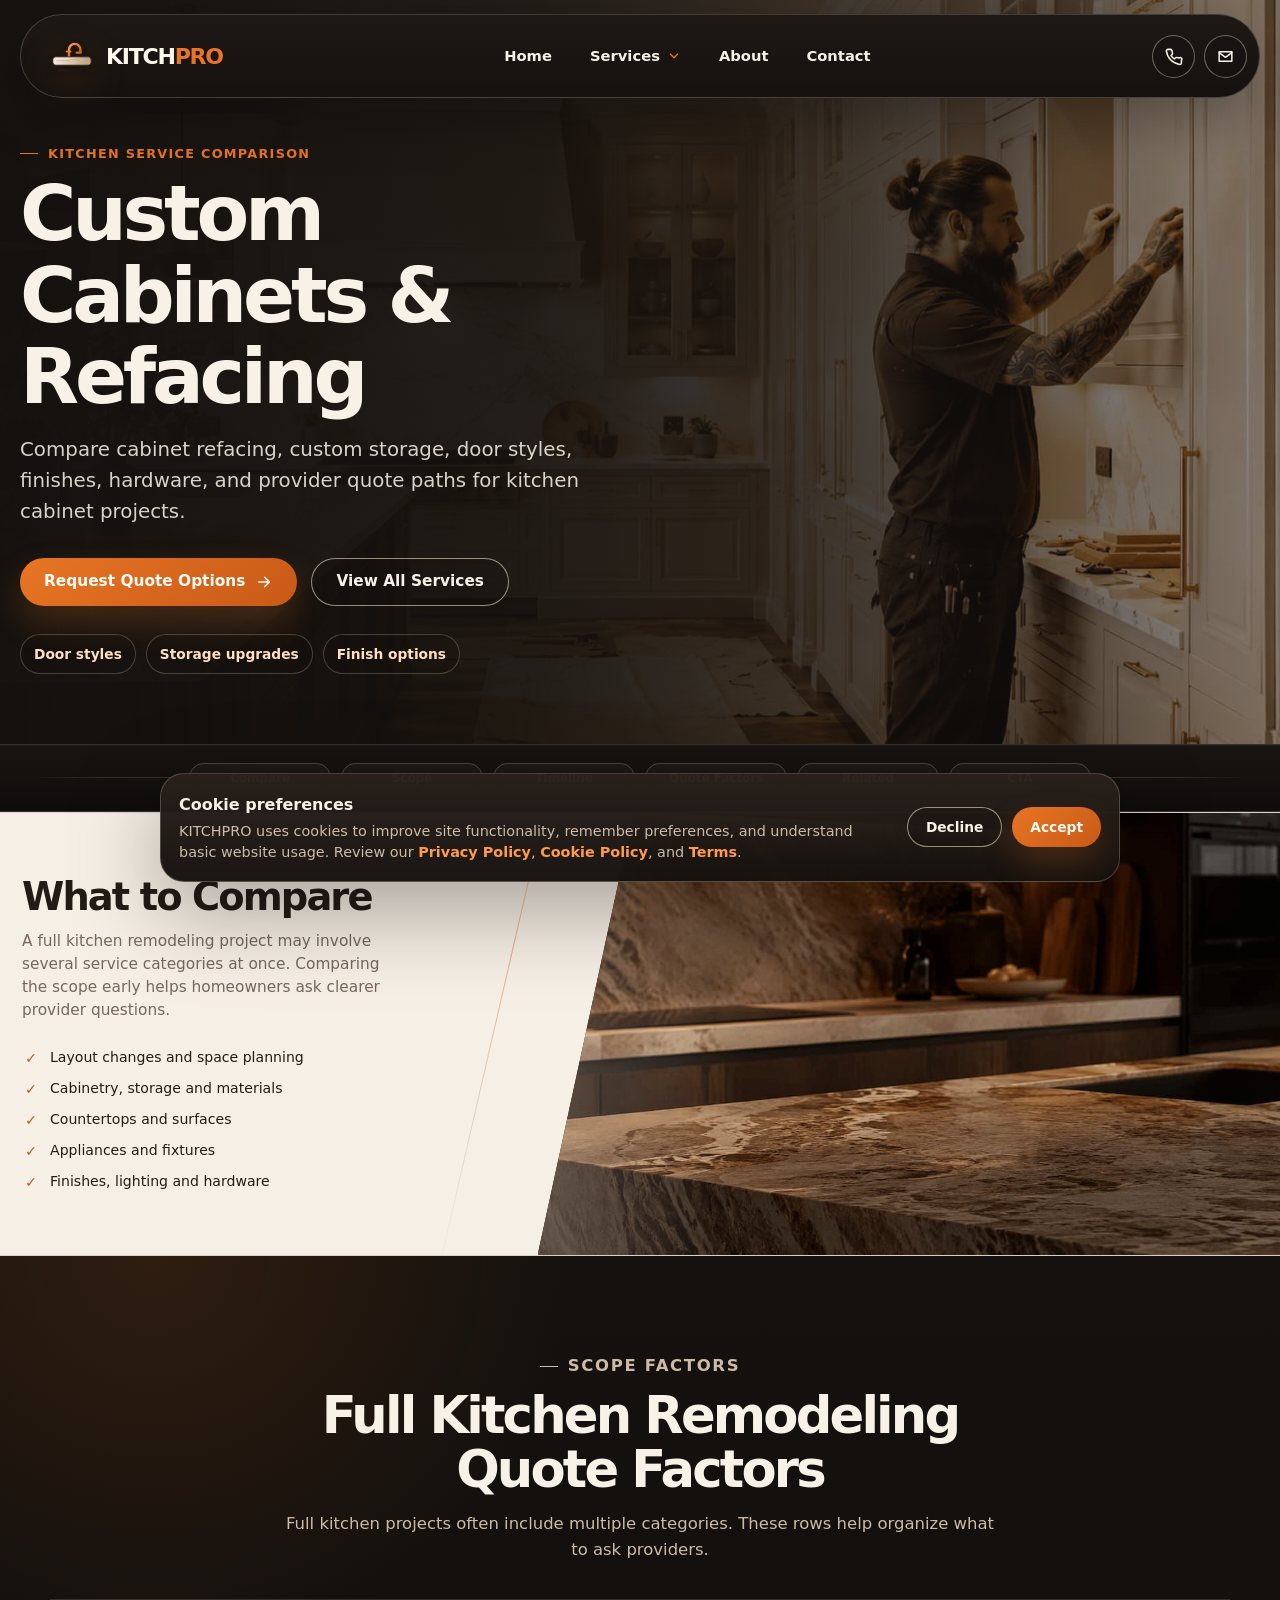
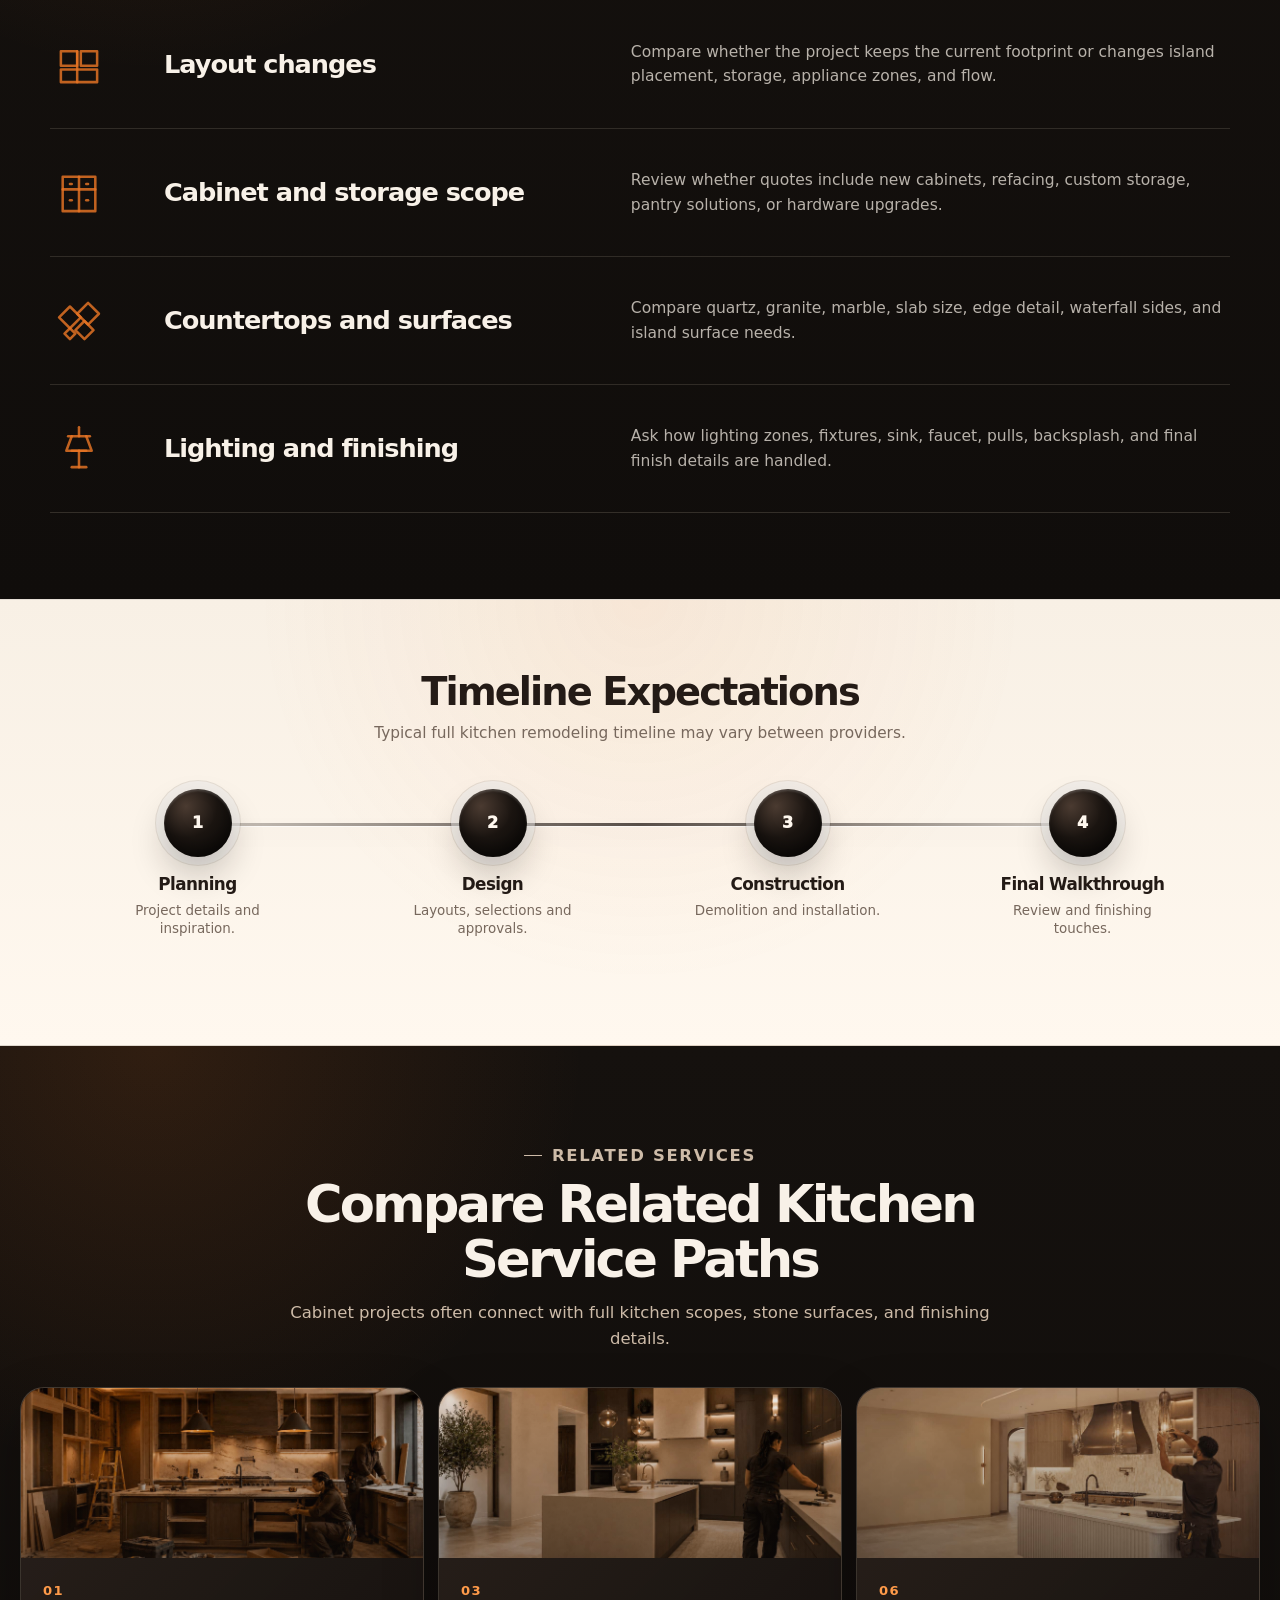
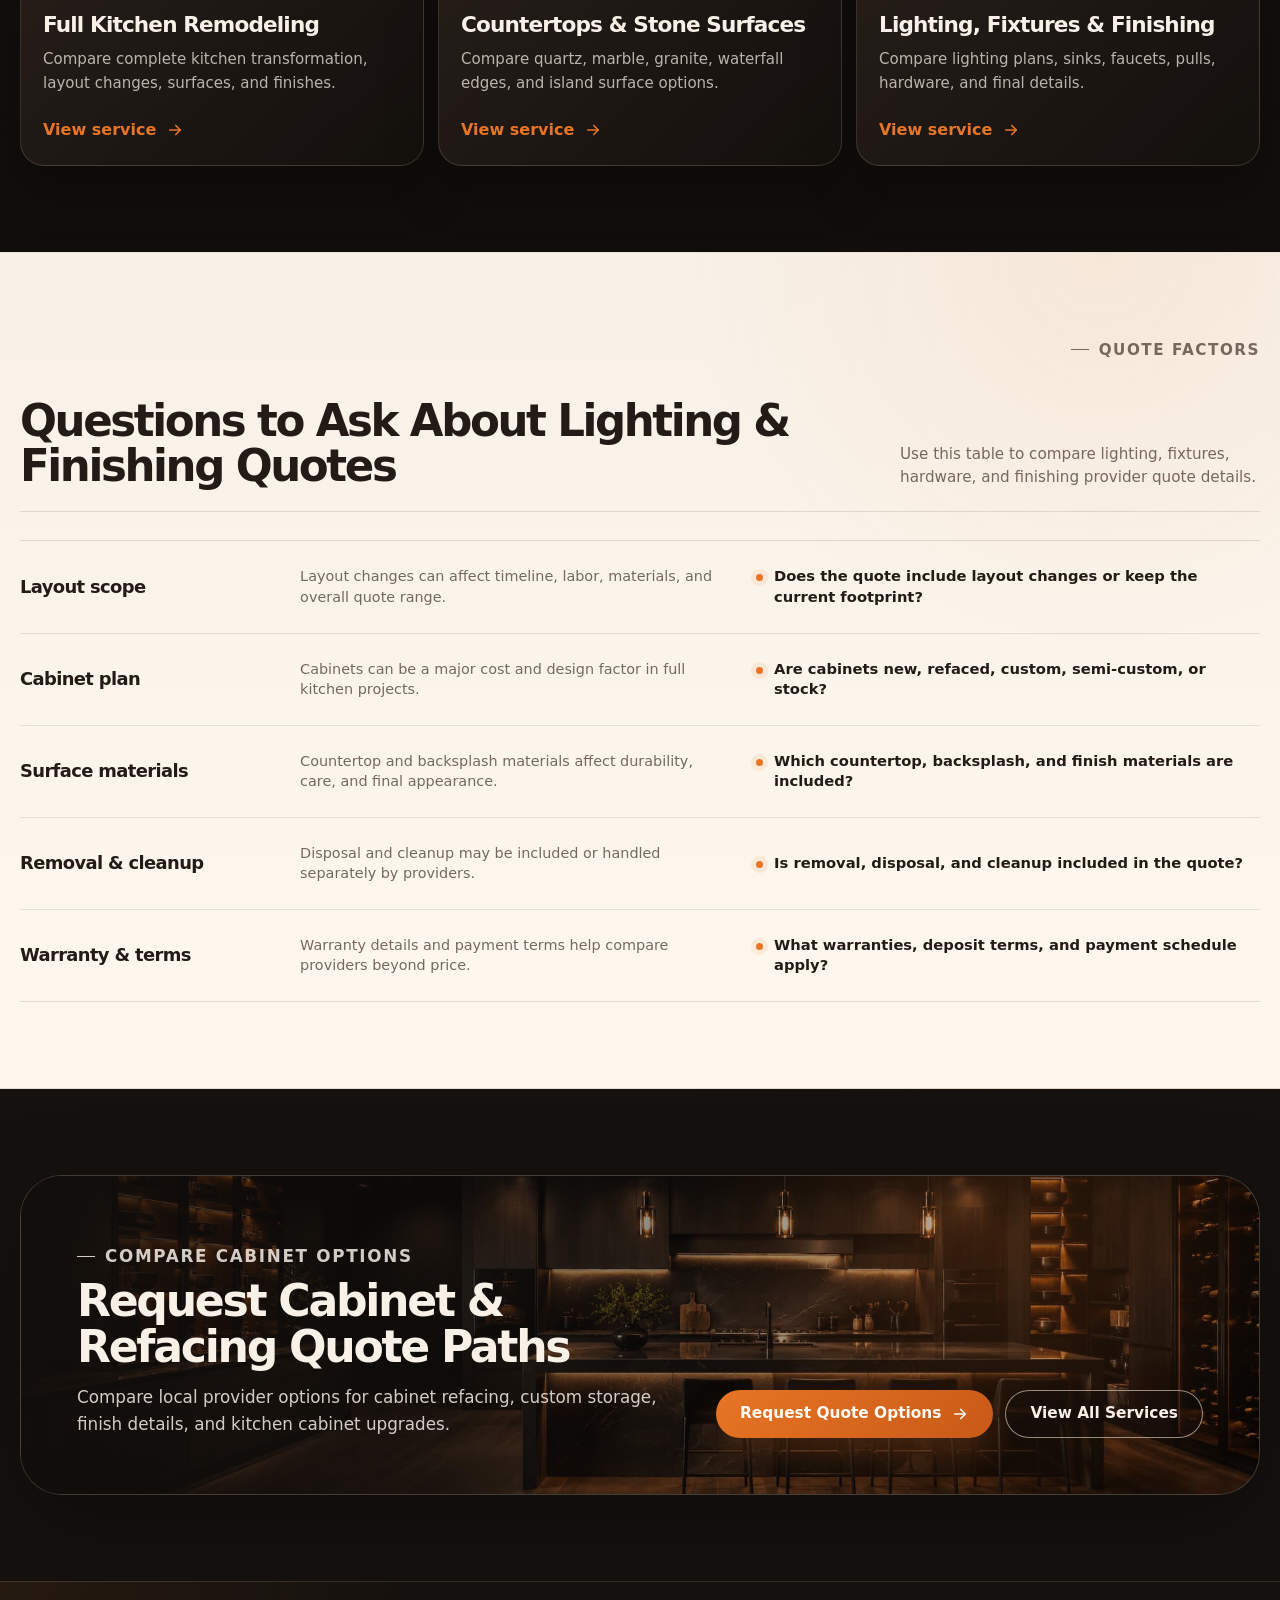
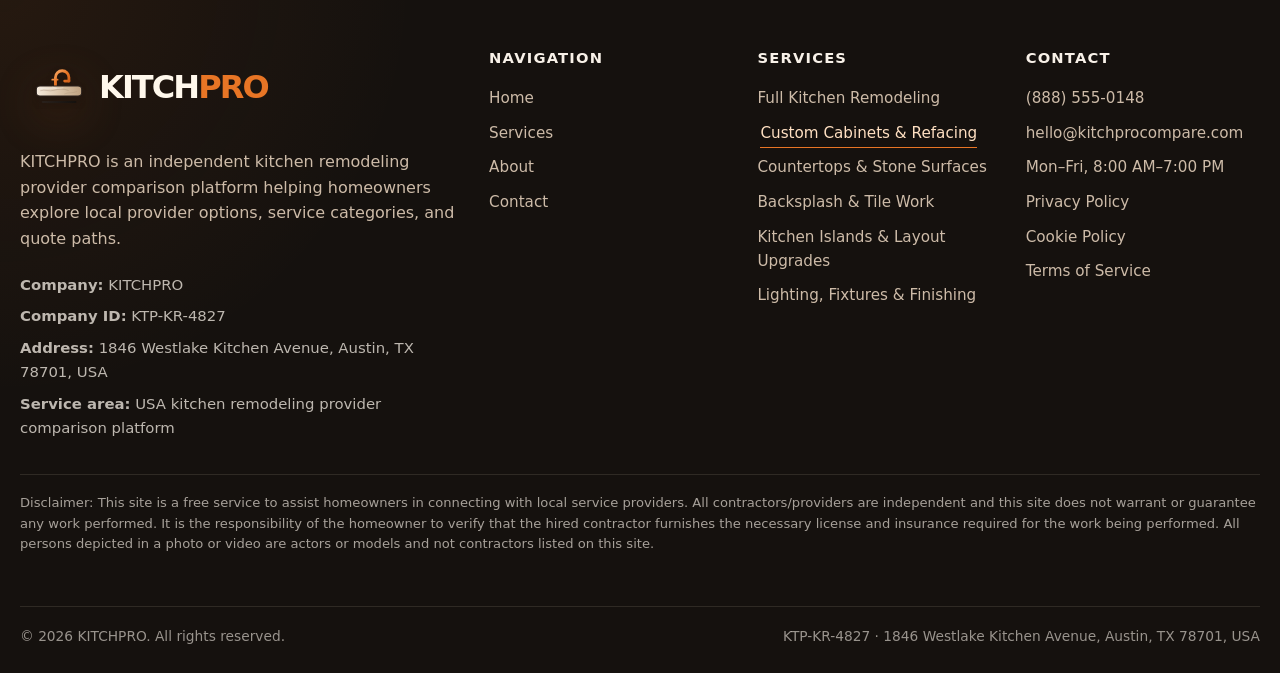
<file: custom-cabinets-refacing.html>
<!DOCTYPE html>
<html lang="en">

<head>
    <meta charset="UTF-8" />
    <meta name="viewport" content="width=device-width, initial-scale=1.0" />
    <meta name="description"
        content="Compare custom cabinet and cabinet refacing provider options, storage upgrades, finishes, materials, and quote paths with KITCHPRO." />

    <title>Custom Cabinets & Refacing | KITCHPRO</title>

    <link rel="icon" href="/assets/favicon/favicon.svg?v=4" type="image/svg+xml">
    <meta name="theme-color" content="#15110E">
    <link rel="stylesheet" href="css/style.css" />
    <link rel="stylesheet" href="css/service-page.css" />
</head>

<body data-service-page="custom-cabinets-refacing">
    <a class="skip-link" href="#main">Skip to content</a>

    <header class="site-header" data-site-header>
        <div class="site-header__shell">
            <a class="logo" href="index.html" aria-label="KITCHPRO home" data-nav-link>
                <svg class="logo__icon" width="220" height="220" viewBox="0 0 220 220" fill="none"
                    xmlns="http://www.w3.org/2000/svg" aria-hidden="true">
                    <defs>
                        <linearGradient id="kpStoneCabHeader" x1="46" y1="112" x2="174" y2="112"
                            gradientUnits="userSpaceOnUse">
                            <stop offset="0%" stop-color="#F6EBDD" />
                            <stop offset="48%" stop-color="#DCC7AD" />
                            <stop offset="100%" stop-color="#BEA180" />
                        </linearGradient>
                        <linearGradient id="kpCopperCabHeader" x1="92" y1="48" x2="144" y2="106"
                            gradientUnits="userSpaceOnUse">
                            <stop offset="0%" stop-color="#FFB979" />
                            <stop offset="45%" stop-color="#E87525" />
                            <stop offset="100%" stop-color="#B94E13" />
                        </linearGradient>
                        <linearGradient id="kpShadowLineCabHeader" x1="60" y1="140" x2="160" y2="148"
                            gradientUnits="userSpaceOnUse">
                            <stop offset="0%" stop-color="#2A211C" />
                            <stop offset="100%" stop-color="#15110E" />
                        </linearGradient>
                        <filter id="kpSoftShadowCabHeader" x="34" y="34" width="152" height="126"
                            filterUnits="userSpaceOnUse" color-interpolation-filters="sRGB">
                            <feDropShadow dx="0" dy="12" stdDeviation="10" flood-color="#15110E" flood-opacity="0.25" />
                        </filter>
                        <clipPath id="kpSlabClipCabHeader">
                            <rect x="46" y="96" width="128" height="28" rx="10" />
                        </clipPath>
                    </defs>

                    <g filter="url(#kpSoftShadowCabHeader)">
                        <path d="M100 97V72C100 61.5066 108.507 53 119 53C129.493 53 138 61.5066 138 72V82"
                            stroke="url(#kpCopperCabHeader)" stroke-width="8" stroke-linecap="round"
                            stroke-linejoin="round" />
                        <path d="M138 82H126" stroke="url(#kpCopperCabHeader)" stroke-width="8"
                            stroke-linecap="round" />
                        <path d="M91 78H106" stroke="url(#kpCopperCabHeader)" stroke-width="5" stroke-linecap="round" />
                        <rect x="46" y="96" width="128" height="28" rx="10" fill="url(#kpStoneCabHeader)"
                            stroke="#2A211C" stroke-width="3" />
                        <g clip-path="url(#kpSlabClipCabHeader)">
                            <path d="M58 109C71 104 82 113 96 108C108 104 122 103 136 108" stroke="#7E634F"
                                stroke-opacity="0.30" stroke-width="2.4" stroke-linecap="round" />
                            <path d="M92 99C101 104 111 104 121 101" stroke="#FFFFFF" stroke-opacity="0.38"
                                stroke-width="2" stroke-linecap="round" />
                            <path d="M126 118C138 113 147 117 160 112" stroke="#8B705A" stroke-opacity="0.24"
                                stroke-width="2" stroke-linecap="round" />
                        </g>
                        <path d="M58 102H102" stroke="#FFFFFF" stroke-opacity="0.42" stroke-width="2.8"
                            stroke-linecap="round" />
                        <path d="M64 141H156" stroke="url(#kpShadowLineCabHeader)" stroke-width="6"
                            stroke-linecap="round" />
                    </g>
                </svg>

                <span class="logo__word" aria-hidden="true">
                    <span>KITCH</span><span>PRO</span>
                </span>
            </a>

            <nav class="main-nav" aria-label="Primary navigation">
                <a class="nav-link" href="index.html" data-nav-link>Home</a>

                <div class="dropdown" data-services-dropdown>
                    <a class="dropdown__button" href="services.html" aria-expanded="false"
                        aria-controls="services-dropdown" data-dropdown-toggle data-nav-link>
                        Services
                        <svg class="dropdown__chevron" viewBox="0 0 24 24" aria-hidden="true">
                            <path d="M6 9L12 15L18 9" fill="none" stroke="currentColor" stroke-width="2.2"
                                stroke-linecap="round" stroke-linejoin="round" />
                        </svg>
                    </a>

                    <div class="dropdown__panel" id="services-dropdown" data-dropdown-panel hidden>
                        <div class="dropdown__list" data-service-menu></div>
                    </div>
                </div>

                <a class="nav-link" href="about.html" data-nav-link>About</a>
                <a class="nav-link" href="contact.html" data-nav-link>Contact</a>
            </nav>

            <div class="site-header__actions">
                <a class="icon-btn" href="tel:+18885550148" aria-label="Call KITCHPRO" data-phone-link>
                    <svg viewBox="0 0 24 24" aria-hidden="true">
                        <path
                            d="M22 16.92V20A2 2 0 0 1 19.82 22A19.86 19.86 0 0 1 3 5.18A2 2 0 0 1 5 3H8.09A2 2 0 0 1 10.06 4.72L10.7 7.82A2 2 0 0 1 10.14 9.65L8.9 10.89A16 16 0 0 0 13.11 15.1L14.35 13.86A2 2 0 0 1 16.18 13.3L19.28 13.94A2 2 0 0 1 22 16.92Z"
                            fill="none" stroke="currentColor" stroke-width="1.9" stroke-linecap="round"
                            stroke-linejoin="round" />
                    </svg>
                </a>

                <a class="icon-btn" href="mailto:hello@kitchprocompare.com" aria-label="Email KITCHPRO" data-email-link>
                    <svg viewBox="0 0 24 24" aria-hidden="true">
                        <path d="M4 6H20V18H4V6Z" fill="none" stroke="currentColor" stroke-width="1.9"
                            stroke-linejoin="round" />
                        <path d="M4 7L12 13L20 7" fill="none" stroke="currentColor" stroke-width="1.9"
                            stroke-linecap="round" stroke-linejoin="round" />
                    </svg>
                </a>

                <button class="mobile-toggle" type="button" aria-label="Open menu" aria-controls="mobile-menu"
                    aria-expanded="false" data-mobile-toggle>
                    <span></span>
                </button>
            </div>
        </div>
    </header>

    <div class="mobile-menu" id="mobile-menu" data-mobile-menu hidden>
        <div class="mobile-menu__panel" data-mobile-panel>


            <nav class="mobile-menu__nav" aria-label="Mobile navigation">
                <a class="mobile-menu__link" href="index.html" data-nav-link>Home</a>
                <a class="mobile-menu__link" href="services.html" data-nav-link>Services</a>
                <a class="mobile-menu__link" href="about.html" data-nav-link>About</a>
                <a class="mobile-menu__link" href="contact.html" data-nav-link>Contact</a>
            </nav>

            <div class="mobile-menu__section">
                <p class="mobile-menu__label">Kitchen services</p>
                <div class="mobile-menu__services" data-mobile-service-menu></div>
            </div>

            <div class="mobile-menu__contact">
                <a class="btn btn--primary btn--small" href="tel:+18885550148" data-phone-link>Call</a>
                <a class="btn btn--secondary btn--small" href="mailto:hello@kitchprocompare.com"
                    data-email-link>Email</a>
            </div>
        </div>
    </div>

    <main id="main">
        <section class="hero service-hero service-hero--cabinets" aria-labelledby="service-hero-title">
            <div class="hero__inner">
                <div class="container-wide">
                    <div class="hero__content">
                        <p class="kicker">Kitchen service comparison</p>

                        <h1 class="hero__title" id="service-hero-title">
                            Custom Cabinets &amp; Refacing
                        </h1>

                        <p class="hero__text">
                            Compare cabinet refacing, custom storage, door styles, finishes, hardware, and provider
                            quote paths for kitchen cabinet projects.
                        </p>

                        <div class="hero__actions">
                            <a class="btn btn--primary" href="contact.html#contact-form" data-service-contact-link>
                                <span data-cta-text="contact">Request Quote Options</span>
                                <svg class="btn__arrow" viewBox="0 0 24 24" aria-hidden="true">
                                    <path d="M5 12H19" fill="none" stroke="currentColor" stroke-width="2.2"
                                        stroke-linecap="round" />
                                    <path d="M13 6L19 12L13 18" fill="none" stroke="currentColor" stroke-width="2.2"
                                        stroke-linecap="round" stroke-linejoin="round" />
                                </svg>
                            </a>

                            <a class="btn btn--secondary" href="services.html">
                                View All Services
                            </a>
                        </div>

                        <div class="service-hero__meta" aria-label="Cabinet comparison topics">
                            <span class="service-hero__chip">Door styles</span>
                            <span class="service-hero__chip">Storage upgrades</span>
                            <span class="service-hero__chip">Finish options</span>
                        </div>
                    </div>
                </div>
            </div>
        </section>

        <nav class="anchor-strip" aria-label="Service page sections">
            <div class="anchor-strip__inner">
                <a class="anchor-link" href="#compare">Compare</a>
                <a class="anchor-link" href="#scope">Scope</a>
                <a class="anchor-link" href="#timeline">Timeline</a>
                <a class="anchor-link" href="#quote-factors">Quote Factors</a>
                <a class="anchor-link" href="#related">Related</a>
                <a class="anchor-link" href="#service-cta">CTA</a>
            </div>
        </nav>

        <section class="compare-section section section--light" id="compare" aria-labelledby="compare-title">
            <div class="container-wide">
                <div class="compare-layout">
                    <div class="compare-photo photo-frame shine-panel">
                        <img src="assets/images/card-3.jpg"
                            alt="Full kitchen remodeling with premium cabinetry and stone island" />
                    </div>
        
                    <div class="compare-content shine-panel">
                        <p class="section-kicker">What to compare</p>
                        <h2 id="compare-title">What to Compare</h2>
                        <p>
                            A full kitchen remodeling project may involve several service categories at once. Comparing
                            the scope early helps homeowners ask clearer provider questions.
                        </p>
        
                        <div class="compare-points">
                            <div class="compare-point">
                                <span aria-hidden="true"></span>
                                <p>Layout changes and space planning</p>
                            </div>
        
                            <div class="compare-point">
                                <span aria-hidden="true"></span>
                                <p>Cabinetry, storage and materials</p>
                            </div>
        
                            <div class="compare-point">
                                <span aria-hidden="true"></span>
                                <p>Countertops and surfaces</p>
                            </div>
        
                            <div class="compare-point">
                                <span aria-hidden="true"></span>
                                <p>Appliances and fixtures</p>
                            </div>
        
                            <div class="compare-point">
                                <span aria-hidden="true"></span>
                                <p>Finishes, lighting and hardware</p>
                            </div>
                        </div>
                    </div>
                </div>
            </div>
        </section>

        <section class="scope-factor-section section section--dark" id="scope" aria-labelledby="scope-title">
            <div class="container">
                <div class="section-heading section-heading--center">
                    <p class="section-kicker">Scope factors</p>
                    <h2 id="scope-title">Full Kitchen Remodeling Quote Factors</h2>
                    <p>
                        Full kitchen projects often include multiple categories. These rows help organize what to ask
                        providers.
                    </p>
                </div>
        
                <div class="scope-factor-list">
                    <article class="scope-factor-row" tabindex="0">
                        <span class="scope-factor-row__icon" aria-hidden="true">
                            <svg viewBox="0 0 64 64">
                                <path d="M12 18H30V34H12V18Z" />
                                <path d="M34 18H52V34H34V18Z" />
                                <path d="M12 38H52V52H12V38Z" />
                                <path d="M30 18V52" />
                            </svg>
                        </span>
        
                        <h3>Layout changes</h3>
                        <p>Compare whether the project keeps the current footprint or changes island placement, storage,
                            appliance zones, and flow.</p>
                    </article>
        
                    <article class="scope-factor-row" tabindex="0">
                        <span class="scope-factor-row__icon" aria-hidden="true">
                            <svg viewBox="0 0 64 64">
                                <path d="M14 14H50V52H14V14Z" />
                                <path d="M32 14V52" />
                                <path d="M14 28H50" />
                                <path d="M22 22H24" />
                                <path d="M40 22H42" />
                                <path d="M22 40H24" />
                                <path d="M40 40H42" />
                            </svg>
                        </span>
        
                        <h3>Cabinet and storage scope</h3>
                        <p>Review whether quotes include new cabinets, refacing, custom storage, pantry solutions, or
                            hardware upgrades.</p>
                    </article>
        
                    <article class="scope-factor-row" tabindex="0">
                        <span class="scope-factor-row__icon" aria-hidden="true">
                            <svg viewBox="0 0 64 64">
                                <path d="M10 28L22 16L34 28L22 40L10 28Z" />
                                <path d="M30 24L42 12L54 24L42 36L30 24Z" />
                                <path d="M28 42L38 32L48 42L38 52L28 42Z" />
                                <path d="M16 46L22 40L28 46L22 52L16 46Z" />
                            </svg>
                        </span>
        
                        <h3>Countertops and surfaces</h3>
                        <p>Compare quartz, granite, marble, slab size, edge detail, waterfall sides, and island surface
                            needs.</p>
                    </article>
        
                    <article class="scope-factor-row" tabindex="0">
                        <span class="scope-factor-row__icon" aria-hidden="true">
                            <svg viewBox="0 0 64 64">
                                <path d="M32 8V18" />
                                <path d="M20 18H44" />
                                <path d="M24 18L18 34H46L40 18" />
                                <path d="M24 34H40" />
                                <path d="M32 34V52" />
                                <path d="M24 52H40" />
                            </svg>
                        </span>
        
                        <h3>Lighting and finishing</h3>
                        <p>Ask how lighting zones, fixtures, sink, faucet, pulls, backsplash, and final finish details
                            are handled.</p>
                    </article>
                </div>
            </div>
        </section>

<section class="timeline-section section section--light" id="timeline" aria-labelledby="timeline-title">
    <div class="container-wide">
        <div class="timeline-heading">
            <h2 id="timeline-title">Timeline Expectations</h2>
            <p>Typical full kitchen remodeling timeline may vary between providers.</p>
        </div>

        <div class="timeline-rail" aria-label="Kitchen remodeling timeline expectations">
            <article class="timeline-step">
                <span>1</span>
                <h3>Planning</h3>
                <p>Project details and inspiration.</p>
            </article>

            <article class="timeline-step">
                <span>2</span>
                <h3>Design</h3>
                <p>Layouts, selections and approvals.</p>
            </article>

            <article class="timeline-step">
                <span>3</span>
                <h3>Construction</h3>
                <p>Demolition and installation.</p>
            </article>

            <article class="timeline-step">
                <span>4</span>
                <h3>Final Walkthrough</h3>
                <p>Review and finishing touches.</p>
            </article>
        </div>
    </div>
</section>

        <section class="related-section section section--dark" id="related" aria-labelledby="related-title">
            <div class="container-wide">
                <div class="section-heading section-heading--center">
                    <p class="section-kicker">Related services</p>
                    <h2 id="related-title">Compare Related Kitchen Service Paths</h2>
                    <p>
                        Cabinet projects often connect with full kitchen scopes, stone surfaces, and finishing details.
                    </p>
                </div>

                <div class="related-grid">
                    <article class="related-card shine-panel">
                        <a class="related-card__photo" href="full-kitchen-remodeling.html">
                            <img src="assets/images/full-kitchen-remodeling.jpg"
                                alt="Full kitchen remodeling service" />
                        </a>
                        <div class="related-card__body">
                            <span class="related-card__number">01</span>
                            <h3>Full Kitchen Remodeling</h3>
                            <p>Compare complete kitchen transformation, layout changes, surfaces, and finishes.</p>
                            <a class="arrow-link" href="full-kitchen-remodeling.html">
                                View service
                                <svg viewBox="0 0 24 24" aria-hidden="true">
                                    <path d="M5 12H19" fill="none" stroke="currentColor" stroke-width="2.2"
                                        stroke-linecap="round" />
                                    <path d="M13 6L19 12L13 18" fill="none" stroke="currentColor" stroke-width="2.2"
                                        stroke-linecap="round" stroke-linejoin="round" />
                                </svg>
                            </a>
                        </div>
                    </article>

                    <article class="related-card shine-panel">
                        <a class="related-card__photo" href="countertops-stone-surfaces.html">
                            <img src="assets/images/countertops-stone-surfaces.jpg"
                                alt="Countertops and stone surfaces service" />
                        </a>
                        <div class="related-card__body">
                            <span class="related-card__number">03</span>
                            <h3>Countertops &amp; Stone Surfaces</h3>
                            <p>Compare quartz, marble, granite, waterfall edges, and island surface options.</p>
                            <a class="arrow-link" href="countertops-stone-surfaces.html">
                                View service
                                <svg viewBox="0 0 24 24" aria-hidden="true">
                                    <path d="M5 12H19" fill="none" stroke="currentColor" stroke-width="2.2"
                                        stroke-linecap="round" />
                                    <path d="M13 6L19 12L13 18" fill="none" stroke="currentColor" stroke-width="2.2"
                                        stroke-linecap="round" stroke-linejoin="round" />
                                </svg>
                            </a>
                        </div>
                    </article>

                    <article class="related-card shine-panel">
                        <a class="related-card__photo" href="lighting-fixtures-finishing.html">
                            <img src="assets/images/lighting-fixtures-finishing.jpg"
                                alt="Lighting fixtures and kitchen finishing service" />
                        </a>
                        <div class="related-card__body">
                            <span class="related-card__number">06</span>
                            <h3>Lighting, Fixtures &amp; Finishing</h3>
                            <p>Compare lighting plans, sinks, faucets, pulls, hardware, and final details.</p>
                            <a class="arrow-link" href="lighting-fixtures-finishing.html">
                                View service
                                <svg viewBox="0 0 24 24" aria-hidden="true">
                                    <path d="M5 12H19" fill="none" stroke="currentColor" stroke-width="2.2"
                                        stroke-linecap="round" />
                                    <path d="M13 6L19 12L13 18" fill="none" stroke="currentColor" stroke-width="2.2"
                                        stroke-linecap="round" stroke-linejoin="round" />
                                </svg>
                            </a>
                        </div>
                    </article>
                </div>
            </div>
        </section>

                <section class="service-table-section section section--soft" id="quote-factors" aria-labelledby="quote-factors-title">
                    <div class="container">
                        <div class="section-heading">
                            <p class="section-kicker">Quote factors</p>
                            <h2 id="quote-factors-title">Questions to Ask About Lighting &amp; Finishing Quotes</h2>
                            <p>
                                Use this table to compare lighting, fixtures, hardware, and finishing provider quote details.
                            </p>
                        </div>
                
                        <div class="quote-factor-list" aria-label="Kitchen remodeling quote factors">
                            <article class="quote-factor-row">
                                <span class="quote-factor-row__label">Layout scope</span>
                                <p>Layout changes can affect timeline, labor, materials, and overall quote range.</p>
                                <strong>Does the quote include layout changes or keep the current footprint?</strong>
                            </article>
                
                            <article class="quote-factor-row">
                                <span class="quote-factor-row__label">Cabinet plan</span>
                                <p>Cabinets can be a major cost and design factor in full kitchen projects.</p>
                                <strong>Are cabinets new, refaced, custom, semi-custom, or stock?</strong>
                            </article>
                
                            <article class="quote-factor-row">
                                <span class="quote-factor-row__label">Surface materials</span>
                                <p>Countertop and backsplash materials affect durability, care, and final appearance.</p>
                                <strong>Which countertop, backsplash, and finish materials are included?</strong>
                            </article>
                
                            <article class="quote-factor-row">
                                <span class="quote-factor-row__label">Removal &amp; cleanup</span>
                                <p>Disposal and cleanup may be included or handled separately by providers.</p>
                                <strong>Is removal, disposal, and cleanup included in the quote?</strong>
                            </article>
                
                            <article class="quote-factor-row">
                                <span class="quote-factor-row__label">Warranty &amp; terms</span>
                                <p>Warranty details and payment terms help compare providers beyond price.</p>
                                <strong>What warranties, deposit terms, and payment schedule apply?</strong>
                            </article>
                        </div>
                    </div>
                </section>

        <section class="final-cta section section--dark" id="service-cta" aria-labelledby="service-final-cta-title">
            <div class="container-wide">
                <div class="final-cta__card shine-panel">
                    <img src="assets/images/cta-kitchen-1.jpg"
                        alt="Premium kitchen cabinet and stone finish inspiration" />

                    <div class="final-cta__content">
                        <p class="section-kicker">Compare cabinet options</p>
                        <h2 id="service-final-cta-title">Request Cabinet &amp; Refacing Quote Paths</h2>
                        <p>
                            Compare local provider options for cabinet refacing, custom storage, finish details, and
                            kitchen cabinet upgrades.
                        </p>
                    </div>

                    <div class="final-cta__actions">
                        <a class="btn btn--primary" href="contact.html#contact-form" data-service-contact-link>
                            <span data-cta-text="contact">Request Quote Options</span>
                            <svg class="btn__arrow" viewBox="0 0 24 24" aria-hidden="true">
                                <path d="M5 12H19" fill="none" stroke="currentColor" stroke-width="2.2"
                                    stroke-linecap="round" />
                                <path d="M13 6L19 12L13 18" fill="none" stroke="currentColor" stroke-width="2.2"
                                    stroke-linecap="round" stroke-linejoin="round" />
                            </svg>
                        </a>

                        <a class="btn btn--secondary" href="services.html">
                            View All Services
                        </a>
                    </div>
                </div>
            </div>
        </section>
    </main>

    <footer class="site-footer">
        <div class="site-footer__top">
            <div class="container-wide">
                <div class="site-footer__grid">
                    <div class="footer__brand">
                        <a class="logo logo--large" href="index.html" aria-label="KITCHPRO home">
                            <svg class="logo__icon" width="220" height="220" viewBox="0 0 220 220" fill="none"
                                xmlns="http://www.w3.org/2000/svg" aria-hidden="true">
                                <defs>
                                    <linearGradient id="kpStoneCabinetsFooter" x1="46" y1="112" x2="174" y2="112"
                                        gradientUnits="userSpaceOnUse">
                                        <stop offset="0%" stop-color="#F6EBDD" />
                                        <stop offset="48%" stop-color="#DCC7AD" />
                                        <stop offset="100%" stop-color="#BEA180" />
                                    </linearGradient>
                                    <linearGradient id="kpCopperCabinetsFooter" x1="92" y1="48" x2="144" y2="106"
                                        gradientUnits="userSpaceOnUse">
                                        <stop offset="0%" stop-color="#FFB979" />
                                        <stop offset="45%" stop-color="#E87525" />
                                        <stop offset="100%" stop-color="#B94E13" />
                                    </linearGradient>
                                    <linearGradient id="kpShadowLineCabinetsFooter" x1="60" y1="140" x2="160" y2="148"
                                        gradientUnits="userSpaceOnUse">
                                        <stop offset="0%" stop-color="#2A211C" />
                                        <stop offset="100%" stop-color="#15110E" />
                                    </linearGradient>
                                    <filter id="kpSoftShadowCabinetsFooter" x="34" y="34" width="152" height="126"
                                        filterUnits="userSpaceOnUse" color-interpolation-filters="sRGB">
                                        <feDropShadow dx="0" dy="12" stdDeviation="10" flood-color="#15110E"
                                            flood-opacity="0.25" />
                                    </filter>
                                    <clipPath id="kpSlabClipCabinetsFooter">
                                        <rect x="46" y="96" width="128" height="28" rx="10" />
                                    </clipPath>
                                </defs>
                                <g filter="url(#kpSoftShadowCabinetsFooter)">
                                    <path d="M100 97V72C100 61.5066 108.507 53 119 53C129.493 53 138 61.5066 138 72V82"
                                        stroke="url(#kpCopperCabinetsFooter)" stroke-width="8" stroke-linecap="round"
                                        stroke-linejoin="round" />
                                    <path d="M138 82H126" stroke="url(#kpCopperCabinetsFooter)" stroke-width="8"
                                        stroke-linecap="round" />
                                    <path d="M91 78H106" stroke="url(#kpCopperCabinetsFooter)" stroke-width="5"
                                        stroke-linecap="round" />
                                    <rect x="46" y="96" width="128" height="28" rx="10"
                                        fill="url(#kpStoneCabinetsFooter)" stroke="#2A211C" stroke-width="3" />
                                    <g clip-path="url(#kpSlabClipCabinetsFooter)">
                                        <path d="M58 109C71 104 82 113 96 108C108 104 122 103 136 108" stroke="#7E634F"
                                            stroke-opacity="0.30" stroke-width="2.4" stroke-linecap="round" />
                                        <path d="M92 99C101 104 111 104 121 101" stroke="#FFFFFF" stroke-opacity="0.38"
                                            stroke-width="2" stroke-linecap="round" />
                                        <path d="M126 118C138 113 147 117 160 112" stroke="#8B705A"
                                            stroke-opacity="0.24" stroke-width="2" stroke-linecap="round" />
                                    </g>
                                    <path d="M58 102H102" stroke="#FFFFFF" stroke-opacity="0.42" stroke-width="2.8"
                                        stroke-linecap="round" />
                                    <path d="M64 141H156" stroke="url(#kpShadowLineCabinetsFooter)" stroke-width="6"
                                        stroke-linecap="round" />
                                </g>
                            </svg>

                            <span class="logo__word" aria-hidden="true">
                                <span>KITCH</span><span>PRO</span>
                            </span>
                        </a>

                        <p data-footer-description>
                            KITCHPRO is an independent kitchen remodeling provider comparison platform helping
                            homeowners explore local provider options, service categories, and quote paths.
                        </p>

                        <div class="footer__meta">
                            <span><strong>Company:</strong> <span data-company-name>KITCHPRO</span></span>
                            <span><strong>Company ID:</strong> <span data-company-id>KTP-KR-4827</span></span>
                            <span><strong>Address:</strong> <span data-address>1846 Westlake Kitchen Avenue, Austin, TX
                                    78701, USA</span></span>
                            <span><strong>Service area:</strong> <span data-service-area>USA kitchen remodeling provider
                                    comparison platform</span></span>
                        </div>
                    </div>

                    <div>
                        <h2 class="footer__title">Navigation</h2>
                        <ul class="footer__list">
                            <li><a class="footer__link" href="index.html" data-nav-link>Home</a></li>
                            <li><a class="footer__link" href="services.html" data-nav-link>Services</a></li>
                            <li><a class="footer__link" href="about.html" data-nav-link>About</a></li>
                            <li><a class="footer__link" href="contact.html" data-nav-link>Contact</a></li>
                        </ul>
                    </div>

                    <div>
                        <h2 class="footer__title">Services</h2>
                        <ul class="footer__list" data-footer-service-menu></ul>
                    </div>

                    <div>
                        <h2 class="footer__title">Contact</h2>
                        <ul class="footer__list">
                            <li><a class="footer__link" href="tel:+18885550148" data-phone-link data-phone-display>(888)
                                    555-0148</a></li>
                            <li><a class="footer__link" href="mailto:hello@kitchprocompare.com" data-email-link
                                    data-email>hello@kitchprocompare.com</a></li>
                            <li><span class="footer__link" data-support-hours>Mon–Fri, 8:00 AM–7:00 PM</span></li>
                            <li><a class="footer__link" href="privacy-policy.html">Privacy Policy</a></li>
                            <li><a class="footer__link" href="cookie-policy.html">Cookie Policy</a></li>
                            <li><a class="footer__link" href="terms-of-service.html">Terms of Service</a></li>
                        </ul>
                    </div>
                </div>

                <p class="site-footer__disclaimer" data-footer-disclaimer>
                    Disclaimer: This site is a free service to assist homeowners in connecting with local service
                    providers. All contractors/providers are independent and this site does not warrant or guarantee any
                    work performed. It is the responsibility of the homeowner to verify that the hired contractor
                    furnishes the necessary license and insurance required for the work being performed. All persons
                    depicted in a photo or video are actors or models and not contractors listed on this site.
                </p>
            </div>
        </div>

        <div class="site-footer__bottom">
            <div class="container-wide">
                <div class="site-footer__bottom-inner">
                    <span>© <span data-current-year></span> <span data-company-name>KITCHPRO</span>. All rights
                        reserved.</span>
                    <span><span data-company-id>KTP-KR-4827</span> · <span data-address>1846 Westlake Kitchen Avenue,
                            Austin, TX 78701, USA</span></span>
                </div>
            </div>
        </div>
    </footer>

    <script src="js/config.js"></script>
    <script src="js/main.js"></script>
    <script src="js/service-page.js"></script>
</body>

</html>
</file>
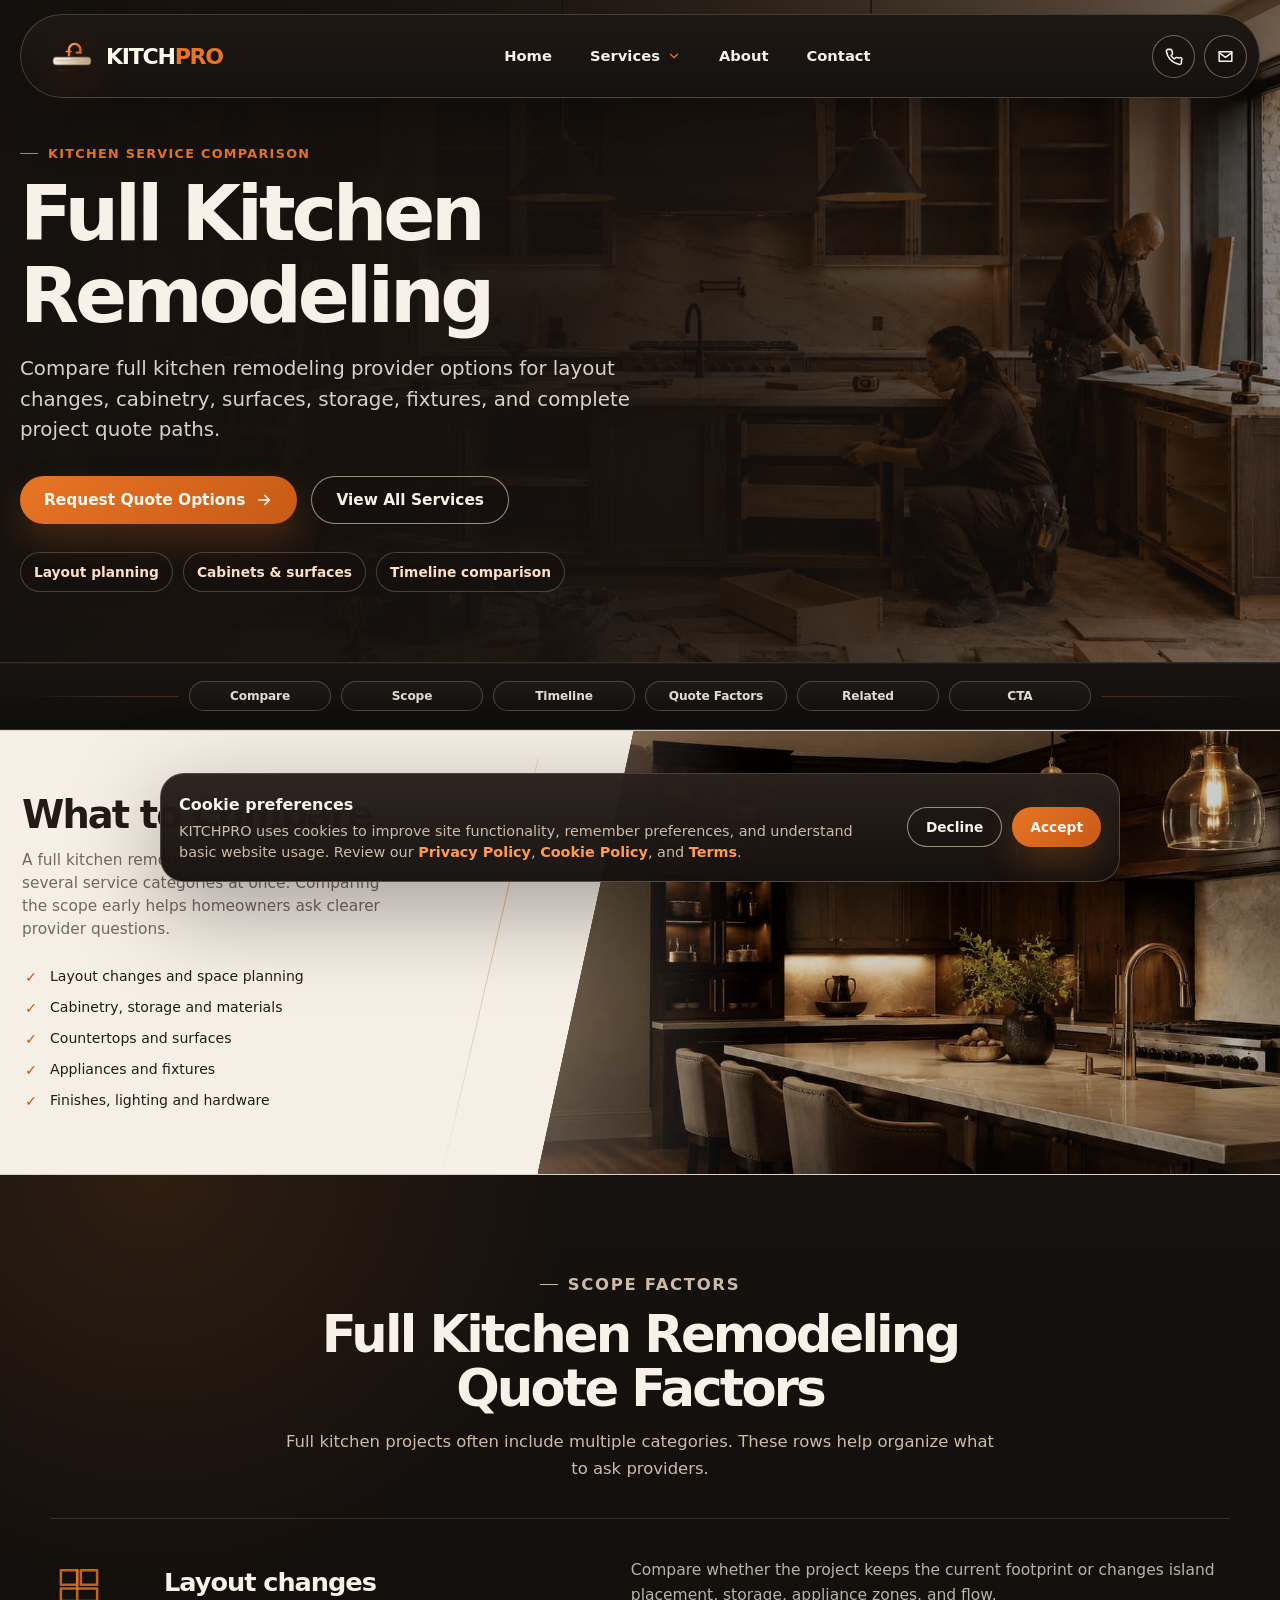
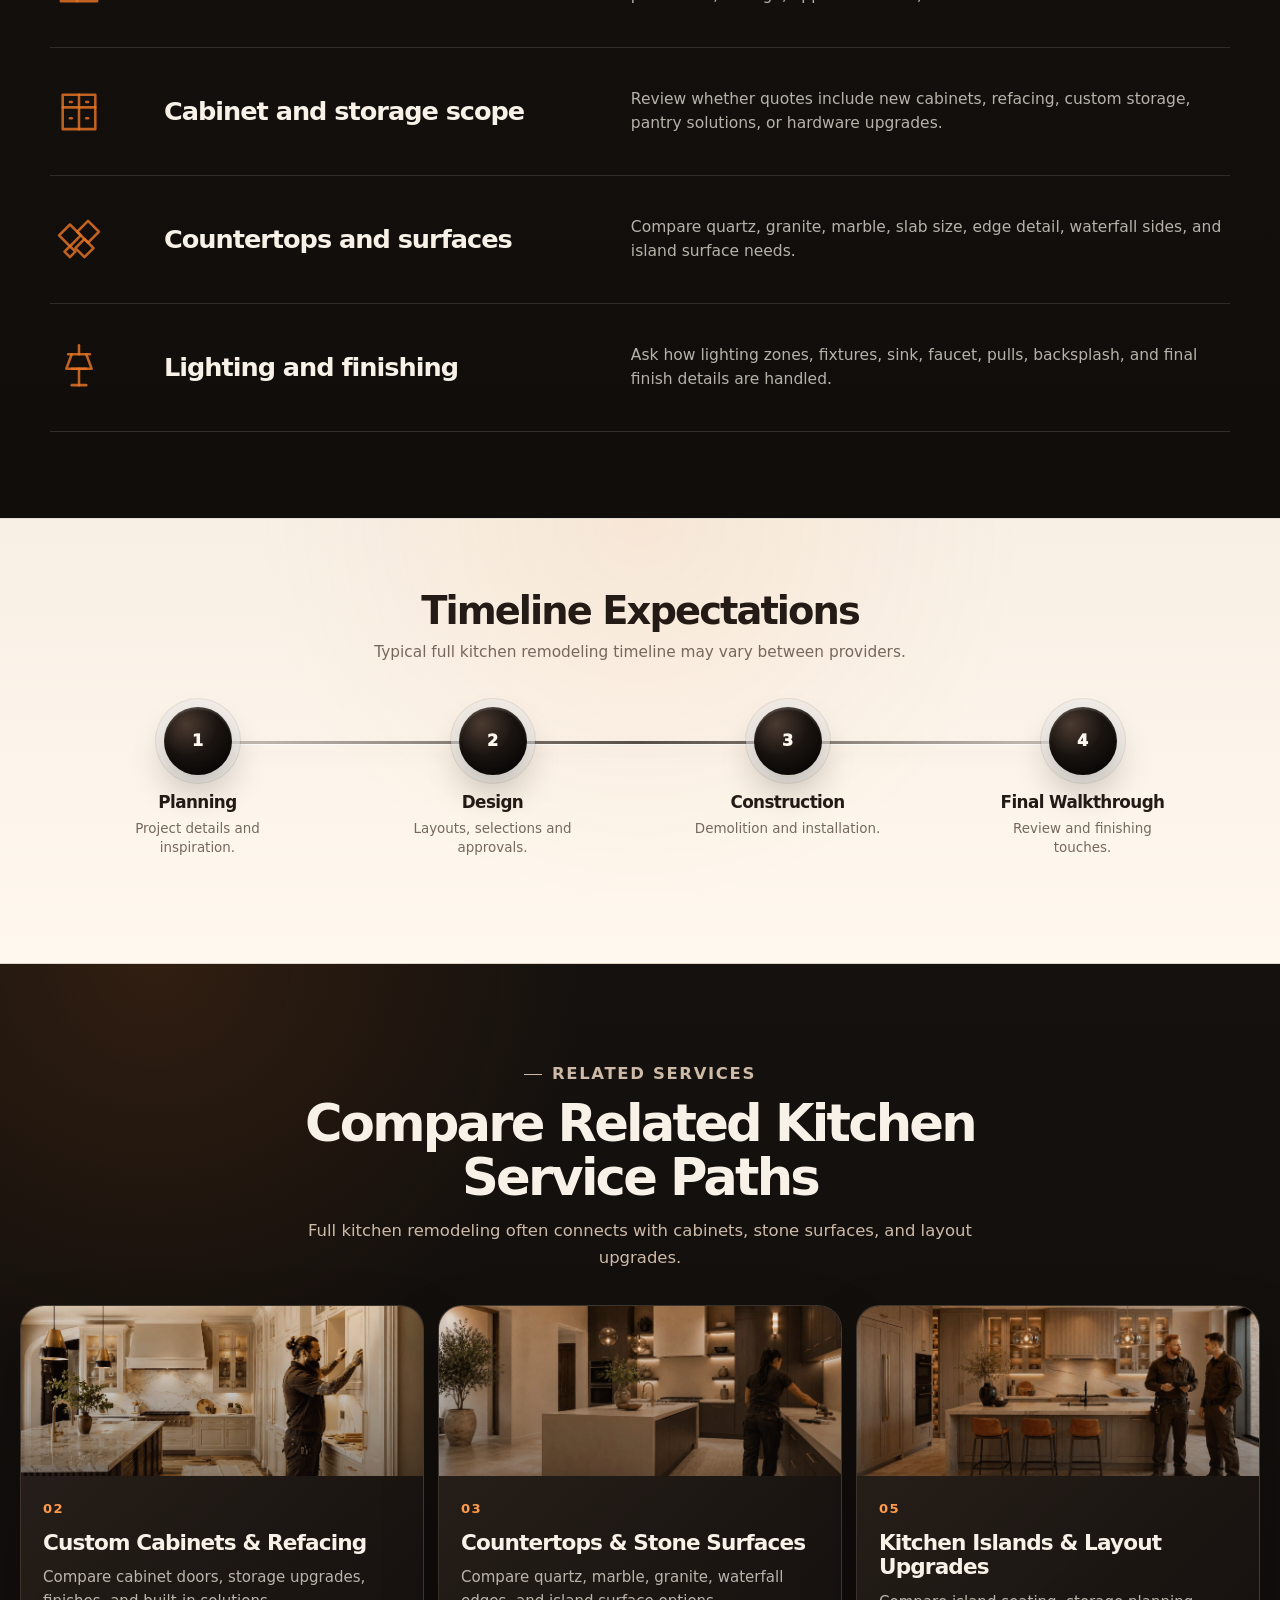
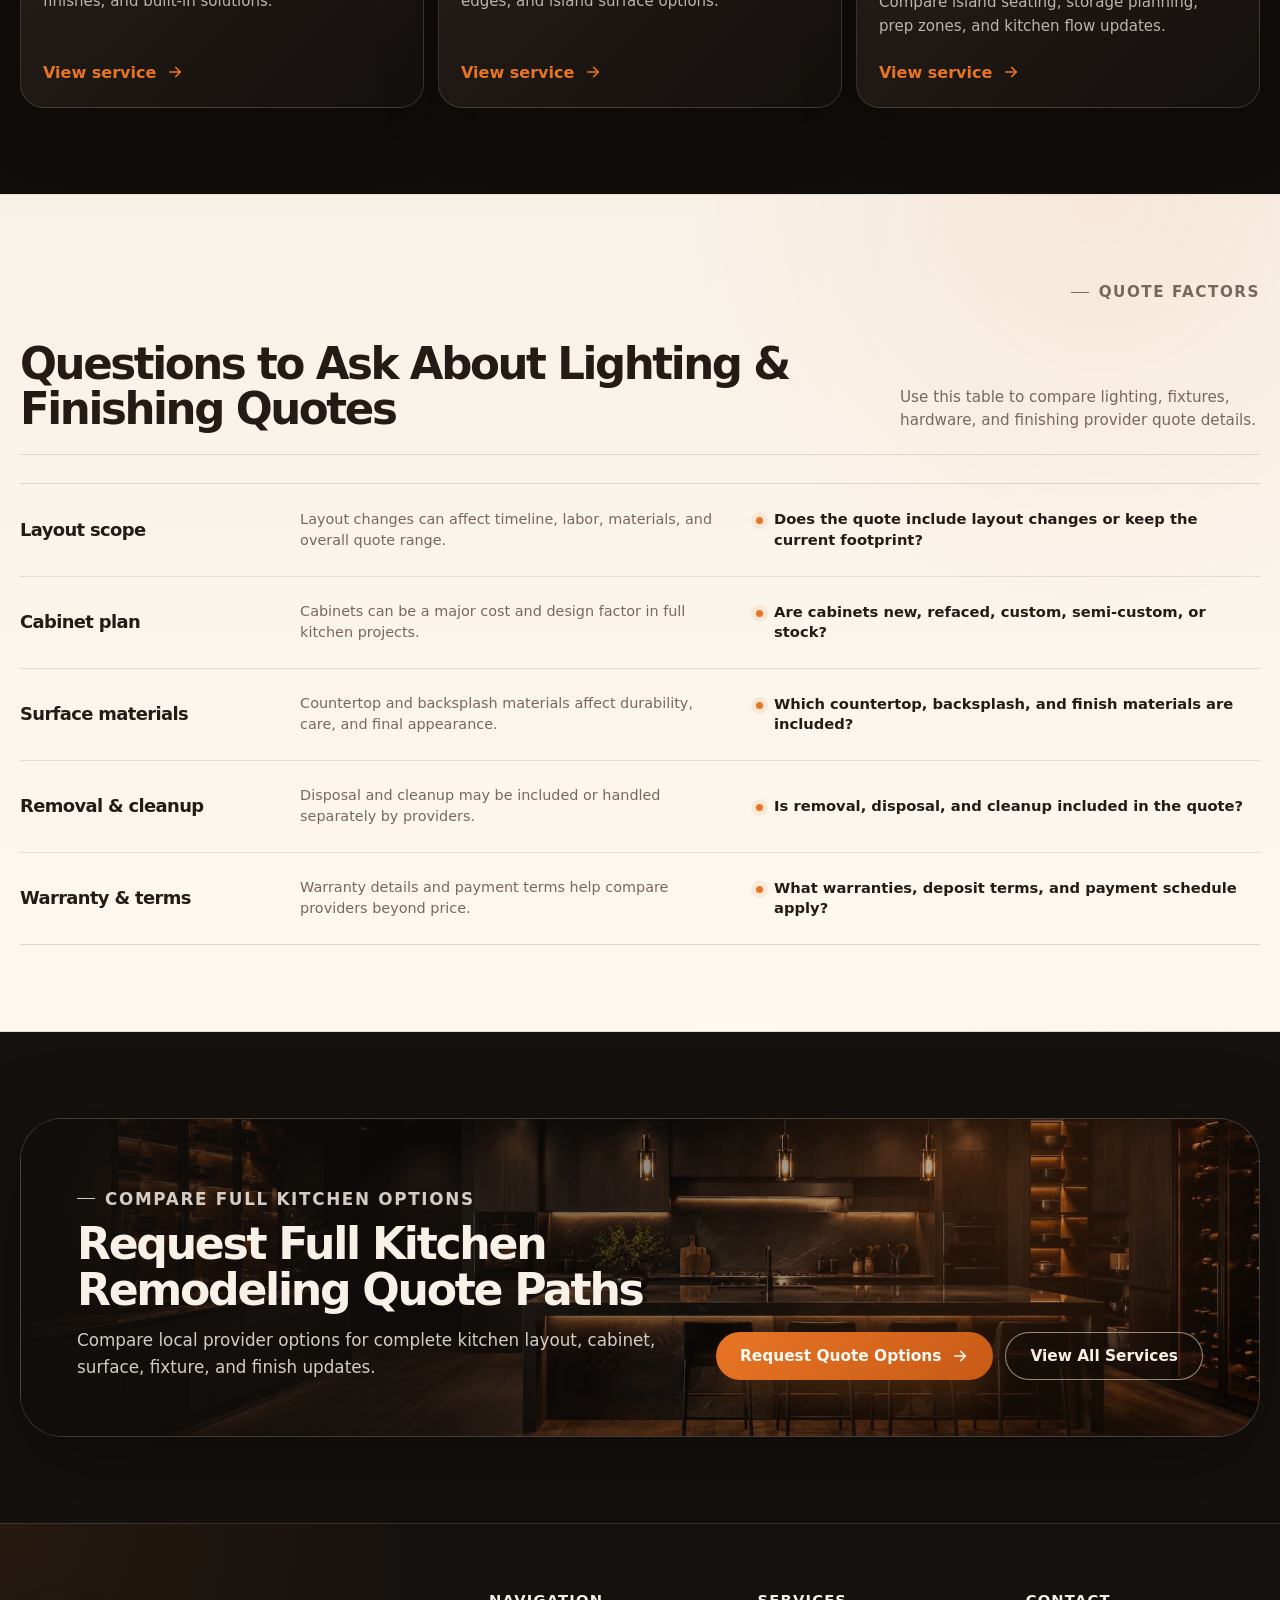
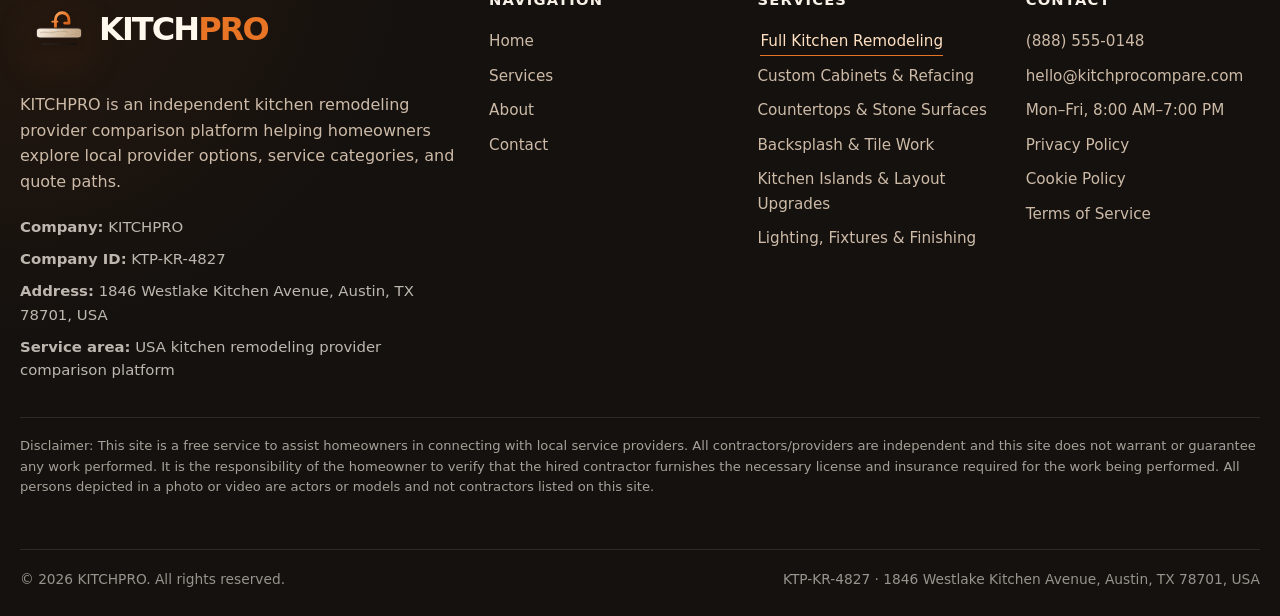
<file: full-kitchen-remodeling.html>
<!DOCTYPE html>
<html lang="en">

<head>
    <meta charset="UTF-8" />
    <meta name="viewport" content="width=device-width, initial-scale=1.0" />
    <meta name="description"
        content="Compare full kitchen remodeling provider options, project scope, timelines, materials, and quote paths with KITCHPRO." />

    <title>Full Kitchen Remodeling | KITCHPRO</title>

    <link rel="icon" href="/assets/favicon/favicon.svg?v=4" type="image/svg+xml">
    <meta name="theme-color" content="#15110E">
    <link rel="stylesheet" href="css/style.css" />
    <link rel="stylesheet" href="css/service-page.css" />
</head>

<body data-service-page="full-kitchen-remodeling">
    <a class="skip-link" href="#main">Skip to content</a>

    <header class="site-header" data-site-header>
        <div class="site-header__shell">
            <a class="logo" href="index.html" aria-label="KITCHPRO home" data-nav-link>
                <svg class="logo__icon" width="220" height="220" viewBox="0 0 220 220" fill="none"
                    xmlns="http://www.w3.org/2000/svg" aria-hidden="true">
                    <defs>
                        <linearGradient id="kpStoneFullHeader" x1="46" y1="112" x2="174" y2="112"
                            gradientUnits="userSpaceOnUse">
                            <stop offset="0%" stop-color="#F6EBDD" />
                            <stop offset="48%" stop-color="#DCC7AD" />
                            <stop offset="100%" stop-color="#BEA180" />
                        </linearGradient>
                        <linearGradient id="kpCopperFullHeader" x1="92" y1="48" x2="144" y2="106"
                            gradientUnits="userSpaceOnUse">
                            <stop offset="0%" stop-color="#FFB979" />
                            <stop offset="45%" stop-color="#E87525" />
                            <stop offset="100%" stop-color="#B94E13" />
                        </linearGradient>
                        <linearGradient id="kpShadowLineFullHeader" x1="60" y1="140" x2="160" y2="148"
                            gradientUnits="userSpaceOnUse">
                            <stop offset="0%" stop-color="#2A211C" />
                            <stop offset="100%" stop-color="#15110E" />
                        </linearGradient>
                        <filter id="kpSoftShadowFullHeader" x="34" y="34" width="152" height="126"
                            filterUnits="userSpaceOnUse" color-interpolation-filters="sRGB">
                            <feDropShadow dx="0" dy="12" stdDeviation="10" flood-color="#15110E" flood-opacity="0.25" />
                        </filter>
                        <clipPath id="kpSlabClipFullHeader">
                            <rect x="46" y="96" width="128" height="28" rx="10" />
                        </clipPath>
                    </defs>

                    <g filter="url(#kpSoftShadowFullHeader)">
                        <path d="M100 97V72C100 61.5066 108.507 53 119 53C129.493 53 138 61.5066 138 72V82"
                            stroke="url(#kpCopperFullHeader)" stroke-width="8" stroke-linecap="round"
                            stroke-linejoin="round" />
                        <path d="M138 82H126" stroke="url(#kpCopperFullHeader)" stroke-width="8"
                            stroke-linecap="round" />
                        <path d="M91 78H106" stroke="url(#kpCopperFullHeader)" stroke-width="5"
                            stroke-linecap="round" />
                        <rect x="46" y="96" width="128" height="28" rx="10" fill="url(#kpStoneFullHeader)"
                            stroke="#2A211C" stroke-width="3" />
                        <g clip-path="url(#kpSlabClipFullHeader)">
                            <path d="M58 109C71 104 82 113 96 108C108 104 122 103 136 108" stroke="#7E634F"
                                stroke-opacity="0.30" stroke-width="2.4" stroke-linecap="round" />
                            <path d="M92 99C101 104 111 104 121 101" stroke="#FFFFFF" stroke-opacity="0.38"
                                stroke-width="2" stroke-linecap="round" />
                            <path d="M126 118C138 113 147 117 160 112" stroke="#8B705A" stroke-opacity="0.24"
                                stroke-width="2" stroke-linecap="round" />
                        </g>
                        <path d="M58 102H102" stroke="#FFFFFF" stroke-opacity="0.42" stroke-width="2.8"
                            stroke-linecap="round" />
                        <path d="M64 141H156" stroke="url(#kpShadowLineFullHeader)" stroke-width="6"
                            stroke-linecap="round" />
                    </g>
                </svg>

                <span class="logo__word" aria-hidden="true">
                    <span>KITCH</span><span>PRO</span>
                </span>
            </a>

            <nav class="main-nav" aria-label="Primary navigation">
                <a class="nav-link" href="index.html" data-nav-link>Home</a>

                <div class="dropdown" data-services-dropdown>
                    <a class="dropdown__button" href="services.html" aria-expanded="false"
                        aria-controls="services-dropdown" data-dropdown-toggle data-nav-link>
                        Services
                        <svg class="dropdown__chevron" viewBox="0 0 24 24" aria-hidden="true">
                            <path d="M6 9L12 15L18 9" fill="none" stroke="currentColor" stroke-width="2.2"
                                stroke-linecap="round" stroke-linejoin="round" />
                        </svg>
                    </a>

                    <div class="dropdown__panel" id="services-dropdown" data-dropdown-panel hidden>
                        <div class="dropdown__list" data-service-menu></div>
                    </div>
                </div>

                <a class="nav-link" href="about.html" data-nav-link>About</a>
                <a class="nav-link" href="contact.html" data-nav-link>Contact</a>
            </nav>

            <div class="site-header__actions">
                <a class="icon-btn" href="tel:+18885550148" aria-label="Call KITCHPRO" data-phone-link>
                    <svg viewBox="0 0 24 24" aria-hidden="true">
                        <path
                            d="M22 16.92V20A2 2 0 0 1 19.82 22A19.86 19.86 0 0 1 3 5.18A2 2 0 0 1 5 3H8.09A2 2 0 0 1 10.06 4.72L10.7 7.82A2 2 0 0 1 10.14 9.65L8.9 10.89A16 16 0 0 0 13.11 15.1L14.35 13.86A2 2 0 0 1 16.18 13.3L19.28 13.94A2 2 0 0 1 22 16.92Z"
                            fill="none" stroke="currentColor" stroke-width="1.9" stroke-linecap="round"
                            stroke-linejoin="round" />
                    </svg>
                </a>

                <a class="icon-btn" href="mailto:hello@kitchprocompare.com" aria-label="Email KITCHPRO" data-email-link>
                    <svg viewBox="0 0 24 24" aria-hidden="true">
                        <path d="M4 6H20V18H4V6Z" fill="none" stroke="currentColor" stroke-width="1.9"
                            stroke-linejoin="round" />
                        <path d="M4 7L12 13L20 7" fill="none" stroke="currentColor" stroke-width="1.9"
                            stroke-linecap="round" stroke-linejoin="round" />
                    </svg>
                </a>

                <button class="mobile-toggle" type="button" aria-label="Open menu" aria-controls="mobile-menu"
                    aria-expanded="false" data-mobile-toggle>
                    <span></span>
                </button>
            </div>
        </div>
    </header>

    <div class="mobile-menu" id="mobile-menu" data-mobile-menu hidden>
        <div class="mobile-menu__panel" data-mobile-panel>


            <nav class="mobile-menu__nav" aria-label="Mobile navigation">
                <a class="mobile-menu__link" href="index.html" data-nav-link>Home</a>
                <a class="mobile-menu__link" href="services.html" data-nav-link>Services</a>
                <a class="mobile-menu__link" href="about.html" data-nav-link>About</a>
                <a class="mobile-menu__link" href="contact.html" data-nav-link>Contact</a>
            </nav>

            <div class="mobile-menu__section">
                <p class="mobile-menu__label">Kitchen services</p>
                <div class="mobile-menu__services" data-mobile-service-menu></div>
            </div>

            <div class="mobile-menu__contact">
                <a class="btn btn--primary btn--small" href="tel:+18885550148" data-phone-link>Call</a>
                <a class="btn btn--secondary btn--small" href="mailto:hello@kitchprocompare.com"
                    data-email-link>Email</a>
            </div>
        </div>
    </div>

    <main id="main">
        <section class="hero service-hero service-hero--full" aria-labelledby="service-hero-title">
            <div class="hero__inner">
                <div class="container-wide">
                    <div class="hero__content">
                        <p class="kicker">Kitchen service comparison</p>

                        <h1 class="hero__title" id="service-hero-title">
                            Full Kitchen Remodeling
                        </h1>

                        <p class="hero__text">
                            Compare full kitchen remodeling provider options for layout changes, cabinetry, surfaces,
                            storage, fixtures, and complete project quote paths.
                        </p>

                        <div class="hero__actions">
                            <a class="btn btn--primary" href="contact.html#contact-form" data-service-contact-link>
                                <span data-cta-text="contact">Request Quote Options</span>
                                <svg class="btn__arrow" viewBox="0 0 24 24" aria-hidden="true">
                                    <path d="M5 12H19" fill="none" stroke="currentColor" stroke-width="2.2"
                                        stroke-linecap="round" />
                                    <path d="M13 6L19 12L13 18" fill="none" stroke="currentColor" stroke-width="2.2"
                                        stroke-linecap="round" stroke-linejoin="round" />
                                </svg>
                            </a>

                            <a class="btn btn--secondary" href="services.html">
                                View All Services
                            </a>
                        </div>

                        <div class="service-hero__meta" aria-label="Full kitchen remodeling comparison topics">
                            <span class="service-hero__chip">Layout planning</span>
                            <span class="service-hero__chip">Cabinets &amp; surfaces</span>
                            <span class="service-hero__chip">Timeline comparison</span>
                        </div>
                    </div>
                </div>
            </div>
        </section>

        <nav class="anchor-strip" aria-label="Service page sections">
            <div class="anchor-strip__inner">
                <a class="anchor-link" href="#compare">Compare</a>
                <a class="anchor-link" href="#scope">Scope</a>
                <a class="anchor-link" href="#timeline">Timeline</a>
                <a class="anchor-link" href="#quote-factors">Quote Factors</a>
                <a class="anchor-link" href="#related">Related</a>
                <a class="anchor-link" href="#service-cta">CTA</a>
            </div>
        </nav>

        <section class="compare-section section section--light" id="compare" aria-labelledby="compare-title">
            <div class="container-wide">
                <div class="compare-layout">
                    <div class="compare-photo photo-frame shine-panel">
                        <img src="assets/images/card-6.jpg"
                            alt="Full kitchen remodeling with premium cabinetry and stone island" />
                    </div>

                    <div class="compare-content shine-panel">
                        <p class="section-kicker">What to compare</p>
                        <h2 id="compare-title">What to Compare</h2>
                        <p>
                            A full kitchen remodeling project may involve several service categories at once. Comparing
                            the scope early helps homeowners ask clearer provider questions.
                        </p>

                    <div class="compare-points">
                        <div class="compare-point">
                            <span aria-hidden="true"></span>
                            <p>Layout changes and space planning</p>
                        </div>
                    
                        <div class="compare-point">
                            <span aria-hidden="true"></span>
                            <p>Cabinetry, storage and materials</p>
                        </div>
                    
                        <div class="compare-point">
                            <span aria-hidden="true"></span>
                            <p>Countertops and surfaces</p>
                        </div>
                    
                        <div class="compare-point">
                            <span aria-hidden="true"></span>
                            <p>Appliances and fixtures</p>
                        </div>
                    
                        <div class="compare-point">
                            <span aria-hidden="true"></span>
                            <p>Finishes, lighting and hardware</p>
                        </div>
                    </div>
                    </div>
                </div>
            </div>
        </section>

        <section class="scope-factor-section section section--dark" id="scope" aria-labelledby="scope-title">
            <div class="container">
                <div class="section-heading section-heading--center">
                    <p class="section-kicker">Scope factors</p>
                    <h2 id="scope-title">Full Kitchen Remodeling Quote Factors</h2>
                    <p>
                        Full kitchen projects often include multiple categories. These rows help organize what to ask
                        providers.
                    </p>
                </div>

            <div class="scope-factor-list">
                <article class="scope-factor-row" tabindex="0">
                    <span class="scope-factor-row__icon" aria-hidden="true">
                        <svg viewBox="0 0 64 64">
                            <path d="M12 18H30V34H12V18Z" />
                            <path d="M34 18H52V34H34V18Z" />
                            <path d="M12 38H52V52H12V38Z" />
                            <path d="M30 18V52" />
                        </svg>
                    </span>
            
                    <h3>Layout changes</h3>
                    <p>Compare whether the project keeps the current footprint or changes island placement, storage,
                        appliance zones, and flow.</p>
                </article>
            
                <article class="scope-factor-row" tabindex="0">
                    <span class="scope-factor-row__icon" aria-hidden="true">
                        <svg viewBox="0 0 64 64">
                            <path d="M14 14H50V52H14V14Z" />
                            <path d="M32 14V52" />
                            <path d="M14 28H50" />
                            <path d="M22 22H24" />
                            <path d="M40 22H42" />
                            <path d="M22 40H24" />
                            <path d="M40 40H42" />
                        </svg>
                    </span>
            
                    <h3>Cabinet and storage scope</h3>
                    <p>Review whether quotes include new cabinets, refacing, custom storage, pantry solutions, or
                        hardware upgrades.</p>
                </article>
            
                <article class="scope-factor-row" tabindex="0">
                    <span class="scope-factor-row__icon" aria-hidden="true">
                        <svg viewBox="0 0 64 64">
                            <path d="M10 28L22 16L34 28L22 40L10 28Z" />
                            <path d="M30 24L42 12L54 24L42 36L30 24Z" />
                            <path d="M28 42L38 32L48 42L38 52L28 42Z" />
                            <path d="M16 46L22 40L28 46L22 52L16 46Z" />
                        </svg>
                    </span>
            
                    <h3>Countertops and surfaces</h3>
                    <p>Compare quartz, granite, marble, slab size, edge detail, waterfall sides, and island surface
                        needs.</p>
                </article>
            
                <article class="scope-factor-row" tabindex="0">
                    <span class="scope-factor-row__icon" aria-hidden="true">
                        <svg viewBox="0 0 64 64">
                            <path d="M32 8V18" />
                            <path d="M20 18H44" />
                            <path d="M24 18L18 34H46L40 18" />
                            <path d="M24 34H40" />
                            <path d="M32 34V52" />
                            <path d="M24 52H40" />
                        </svg>
                    </span>
            
                    <h3>Lighting and finishing</h3>
                    <p>Ask how lighting zones, fixtures, sink, faucet, pulls, backsplash, and final finish details
                        are handled.</p>
                </article>
            </div>
            </div>
        </section>

<section class="timeline-section section section--light" id="timeline" aria-labelledby="timeline-title">
    <div class="container-wide">
        <div class="timeline-heading">
            <h2 id="timeline-title">Timeline Expectations</h2>
            <p>Typical full kitchen remodeling timeline may vary between providers.</p>
        </div>

        <div class="timeline-rail" aria-label="Kitchen remodeling timeline expectations">
            <article class="timeline-step">
                <span>1</span>
                <h3>Planning</h3>
                <p>Project details and inspiration.</p>
            </article>

            <article class="timeline-step">
                <span>2</span>
                <h3>Design</h3>
                <p>Layouts, selections and approvals.</p>
            </article>

            <article class="timeline-step">
                <span>3</span>
                <h3>Construction</h3>
                <p>Demolition and installation.</p>
            </article>

            <article class="timeline-step">
                <span>4</span>
                <h3>Final Walkthrough</h3>
                <p>Review and finishing touches.</p>
            </article>
        </div>
    </div>
</section>

        <section class="related-section section section--dark" id="related" aria-labelledby="related-title">
            <div class="container-wide">
                <div class="section-heading section-heading--center">
                    <p class="section-kicker">Related services</p>
                    <h2 id="related-title">Compare Related Kitchen Service Paths</h2>
                    <p>
                        Full kitchen remodeling often connects with cabinets, stone surfaces, and layout upgrades.
                    </p>
                </div>

                <div class="related-grid">
                    <article class="related-card shine-panel">
                        <a class="related-card__photo" href="custom-cabinets-refacing.html">
                            <img src="assets/images/custom-cabinets-refacing.jpg"
                                alt="Custom cabinets and refacing kitchen service" />
                        </a>
                        <div class="related-card__body">
                            <span class="related-card__number">02</span>
                            <h3>Custom Cabinets &amp; Refacing</h3>
                            <p>Compare cabinet doors, storage upgrades, finishes, and built-in solutions.</p>
                            <a class="arrow-link" href="custom-cabinets-refacing.html">
                                View service
                                <svg viewBox="0 0 24 24" aria-hidden="true">
                                    <path d="M5 12H19" fill="none" stroke="currentColor" stroke-width="2.2"
                                        stroke-linecap="round" />
                                    <path d="M13 6L19 12L13 18" fill="none" stroke="currentColor" stroke-width="2.2"
                                        stroke-linecap="round" stroke-linejoin="round" />
                                </svg>
                            </a>
                        </div>
                    </article>

                    <article class="related-card shine-panel">
                        <a class="related-card__photo" href="countertops-stone-surfaces.html">
                            <img src="assets/images/countertops-stone-surfaces.jpg"
                                alt="Countertops and stone surfaces kitchen service" />
                        </a>
                        <div class="related-card__body">
                            <span class="related-card__number">03</span>
                            <h3>Countertops &amp; Stone Surfaces</h3>
                            <p>Compare quartz, marble, granite, waterfall edges, and island surface options.</p>
                            <a class="arrow-link" href="countertops-stone-surfaces.html">
                                View service
                                <svg viewBox="0 0 24 24" aria-hidden="true">
                                    <path d="M5 12H19" fill="none" stroke="currentColor" stroke-width="2.2"
                                        stroke-linecap="round" />
                                    <path d="M13 6L19 12L13 18" fill="none" stroke="currentColor" stroke-width="2.2"
                                        stroke-linecap="round" stroke-linejoin="round" />
                                </svg>
                            </a>
                        </div>
                    </article>

                    <article class="related-card shine-panel">
                        <a class="related-card__photo" href="kitchen-islands-layout-upgrades.html">
                            <img src="assets/images/kitchen-islands-layout-upgrades.jpg"
                                alt="Kitchen island and layout upgrade service" />
                        </a>
                        <div class="related-card__body">
                            <span class="related-card__number">05</span>
                            <h3>Kitchen Islands &amp; Layout Upgrades</h3>
                            <p>Compare island seating, storage planning, prep zones, and kitchen flow updates.</p>
                            <a class="arrow-link" href="kitchen-islands-layout-upgrades.html">
                                View service
                                <svg viewBox="0 0 24 24" aria-hidden="true">
                                    <path d="M5 12H19" fill="none" stroke="currentColor" stroke-width="2.2"
                                        stroke-linecap="round" />
                                    <path d="M13 6L19 12L13 18" fill="none" stroke="currentColor" stroke-width="2.2"
                                        stroke-linecap="round" stroke-linejoin="round" />
                                </svg>
                            </a>
                        </div>
                    </article>
                </div>
            </div>
        </section>

                <section class="service-table-section section section--soft" id="quote-factors" aria-labelledby="quote-factors-title">
                    <div class="container">
                        <div class="section-heading">
                            <p class="section-kicker">Quote factors</p>
                            <h2 id="quote-factors-title">Questions to Ask About Lighting &amp; Finishing Quotes</h2>
                            <p>
                                Use this table to compare lighting, fixtures, hardware, and finishing provider quote details.
                            </p>
                        </div>
                
                        <div class="quote-factor-list" aria-label="Kitchen remodeling quote factors">
                            <article class="quote-factor-row">
                                <span class="quote-factor-row__label">Layout scope</span>
                                <p>Layout changes can affect timeline, labor, materials, and overall quote range.</p>
                                <strong>Does the quote include layout changes or keep the current footprint?</strong>
                            </article>
                
                            <article class="quote-factor-row">
                                <span class="quote-factor-row__label">Cabinet plan</span>
                                <p>Cabinets can be a major cost and design factor in full kitchen projects.</p>
                                <strong>Are cabinets new, refaced, custom, semi-custom, or stock?</strong>
                            </article>
                
                            <article class="quote-factor-row">
                                <span class="quote-factor-row__label">Surface materials</span>
                                <p>Countertop and backsplash materials affect durability, care, and final appearance.</p>
                                <strong>Which countertop, backsplash, and finish materials are included?</strong>
                            </article>
                
                            <article class="quote-factor-row">
                                <span class="quote-factor-row__label">Removal &amp; cleanup</span>
                                <p>Disposal and cleanup may be included or handled separately by providers.</p>
                                <strong>Is removal, disposal, and cleanup included in the quote?</strong>
                            </article>
                
                            <article class="quote-factor-row">
                                <span class="quote-factor-row__label">Warranty &amp; terms</span>
                                <p>Warranty details and payment terms help compare providers beyond price.</p>
                                <strong>What warranties, deposit terms, and payment schedule apply?</strong>
                            </article>
                        </div>
                    </div>
                </section>

        <section class="final-cta section section--dark" id="service-cta" aria-labelledby="service-final-cta-title">
            <div class="container-wide">
                <div class="final-cta__card shine-panel">
                    <img src="assets/images/cta-kitchen-1.jpg"
                        alt="Premium full kitchen remodeling inspiration with dark cabinets and stone island" />

                    <div class="final-cta__content">
                        <p class="section-kicker">Compare full kitchen options</p>
                        <h2 id="service-final-cta-title">Request Full Kitchen Remodeling Quote Paths</h2>
                        <p>
                            Compare local provider options for complete kitchen layout, cabinet, surface, fixture, and
                            finish updates.
                        </p>
                    </div>

                    <div class="final-cta__actions">
                        <a class="btn btn--primary" href="contact.html#contact-form" data-service-contact-link>
                            <span data-cta-text="contact">Request Quote Options</span>
                            <svg class="btn__arrow" viewBox="0 0 24 24" aria-hidden="true">
                                <path d="M5 12H19" fill="none" stroke="currentColor" stroke-width="2.2"
                                    stroke-linecap="round" />
                                <path d="M13 6L19 12L13 18" fill="none" stroke="currentColor" stroke-width="2.2"
                                    stroke-linecap="round" stroke-linejoin="round" />
                            </svg>
                        </a>

                        <a class="btn btn--secondary" href="services.html">
                            View All Services
                        </a>
                    </div>
                </div>
            </div>
        </section>
    </main>

    <footer class="site-footer">
        <div class="site-footer__top">
            <div class="container-wide">
                <div class="site-footer__grid">
                    <div class="footer__brand">
                        <a class="logo logo--large" href="index.html" aria-label="KITCHPRO home">
                            <svg class="logo__icon" width="220" height="220" viewBox="0 0 220 220" fill="none"
                                xmlns="http://www.w3.org/2000/svg" aria-hidden="true">
                                <defs>
                                    <linearGradient id="kpStoneFullKitchenFooter" x1="46" y1="112" x2="174" y2="112"
                                        gradientUnits="userSpaceOnUse">
                                        <stop offset="0%" stop-color="#F6EBDD" />
                                        <stop offset="48%" stop-color="#DCC7AD" />
                                        <stop offset="100%" stop-color="#BEA180" />
                                    </linearGradient>
                                    <linearGradient id="kpCopperFullKitchenFooter" x1="92" y1="48" x2="144" y2="106"
                                        gradientUnits="userSpaceOnUse">
                                        <stop offset="0%" stop-color="#FFB979" />
                                        <stop offset="45%" stop-color="#E87525" />
                                        <stop offset="100%" stop-color="#B94E13" />
                                    </linearGradient>
                                    <linearGradient id="kpShadowLineFullKitchenFooter" x1="60" y1="140" x2="160"
                                        y2="148" gradientUnits="userSpaceOnUse">
                                        <stop offset="0%" stop-color="#2A211C" />
                                        <stop offset="100%" stop-color="#15110E" />
                                    </linearGradient>
                                    <filter id="kpSoftShadowFullKitchenFooter" x="34" y="34" width="152" height="126"
                                        filterUnits="userSpaceOnUse" color-interpolation-filters="sRGB">
                                        <feDropShadow dx="0" dy="12" stdDeviation="10" flood-color="#15110E"
                                            flood-opacity="0.25" />
                                    </filter>
                                    <clipPath id="kpSlabClipFullKitchenFooter">
                                        <rect x="46" y="96" width="128" height="28" rx="10" />
                                    </clipPath>
                                </defs>
                                <g filter="url(#kpSoftShadowFullKitchenFooter)">
                                    <path d="M100 97V72C100 61.5066 108.507 53 119 53C129.493 53 138 61.5066 138 72V82"
                                        stroke="url(#kpCopperFullKitchenFooter)" stroke-width="8" stroke-linecap="round"
                                        stroke-linejoin="round" />
                                    <path d="M138 82H126" stroke="url(#kpCopperFullKitchenFooter)" stroke-width="8"
                                        stroke-linecap="round" />
                                    <path d="M91 78H106" stroke="url(#kpCopperFullKitchenFooter)" stroke-width="5"
                                        stroke-linecap="round" />
                                    <rect x="46" y="96" width="128" height="28" rx="10"
                                        fill="url(#kpStoneFullKitchenFooter)" stroke="#2A211C" stroke-width="3" />
                                    <g clip-path="url(#kpSlabClipFullKitchenFooter)">
                                        <path d="M58 109C71 104 82 113 96 108C108 104 122 103 136 108" stroke="#7E634F"
                                            stroke-opacity="0.30" stroke-width="2.4" stroke-linecap="round" />
                                        <path d="M92 99C101 104 111 104 121 101" stroke="#FFFFFF" stroke-opacity="0.38"
                                            stroke-width="2" stroke-linecap="round" />
                                        <path d="M126 118C138 113 147 117 160 112" stroke="#8B705A"
                                            stroke-opacity="0.24" stroke-width="2" stroke-linecap="round" />
                                    </g>
                                    <path d="M58 102H102" stroke="#FFFFFF" stroke-opacity="0.42" stroke-width="2.8"
                                        stroke-linecap="round" />
                                    <path d="M64 141H156" stroke="url(#kpShadowLineFullKitchenFooter)" stroke-width="6"
                                        stroke-linecap="round" />
                                </g>
                            </svg>

                            <span class="logo__word" aria-hidden="true">
                                <span>KITCH</span><span>PRO</span>
                            </span>
                        </a>

                        <p data-footer-description>
                            KITCHPRO is an independent kitchen remodeling provider comparison platform helping
                            homeowners explore local provider options, service categories, and quote paths.
                        </p>

                        <div class="footer__meta">
                            <span><strong>Company:</strong> <span data-company-name>KITCHPRO</span></span>
                            <span><strong>Company ID:</strong> <span data-company-id>KTP-KR-4827</span></span>
                            <span><strong>Address:</strong> <span data-address>1846 Westlake Kitchen Avenue, Austin, TX
                                    78701, USA</span></span>
                            <span><strong>Service area:</strong> <span data-service-area>USA kitchen remodeling provider
                                    comparison platform</span></span>
                        </div>
                    </div>

                    <div>
                        <h2 class="footer__title">Navigation</h2>
                        <ul class="footer__list">
                            <li><a class="footer__link" href="index.html" data-nav-link>Home</a></li>
                            <li><a class="footer__link" href="services.html" data-nav-link>Services</a></li>
                            <li><a class="footer__link" href="about.html" data-nav-link>About</a></li>
                            <li><a class="footer__link" href="contact.html" data-nav-link>Contact</a></li>
                        </ul>
                    </div>

                    <div>
                        <h2 class="footer__title">Services</h2>
                        <ul class="footer__list" data-footer-service-menu></ul>
                    </div>

                    <div>
                        <h2 class="footer__title">Contact</h2>
                        <ul class="footer__list">
                            <li><a class="footer__link" href="tel:+18885550148" data-phone-link data-phone-display>(888)
                                    555-0148</a></li>
                            <li><a class="footer__link" href="mailto:hello@kitchprocompare.com" data-email-link
                                    data-email>hello@kitchprocompare.com</a></li>
                            <li><span class="footer__link" data-support-hours>Mon–Fri, 8:00 AM–7:00 PM</span></li>
                            <li><a class="footer__link" href="privacy-policy.html">Privacy Policy</a></li>
                            <li><a class="footer__link" href="cookie-policy.html">Cookie Policy</a></li>
                            <li><a class="footer__link" href="terms-of-service.html">Terms of Service</a></li>
                        </ul>
                    </div>
                </div>

                <p class="site-footer__disclaimer" data-footer-disclaimer>
                    Disclaimer: This site is a free service to assist homeowners in connecting with local service
                    providers. All contractors/providers are independent and this site does not warrant or guarantee any
                    work performed. It is the responsibility of the homeowner to verify that the hired contractor
                    furnishes the necessary license and insurance required for the work being performed. All persons
                    depicted in a photo or video are actors or models and not contractors listed on this site.
                </p>
            </div>
        </div>

        <div class="site-footer__bottom">
            <div class="container-wide">
                <div class="site-footer__bottom-inner">
                    <span>© <span data-current-year></span> <span data-company-name>KITCHPRO</span>. All rights
                        reserved.</span>
                    <span><span data-company-id>KTP-KR-4827</span> · <span data-address>1846 Westlake Kitchen Avenue,
                            Austin, TX 78701, USA</span></span>
                </div>
            </div>
        </div>
    </footer>

    <script src="js/config.js"></script>
    <script src="js/main.js"></script>
    <script src="js/service-page.js"></script>
</body>

</html>
</file>
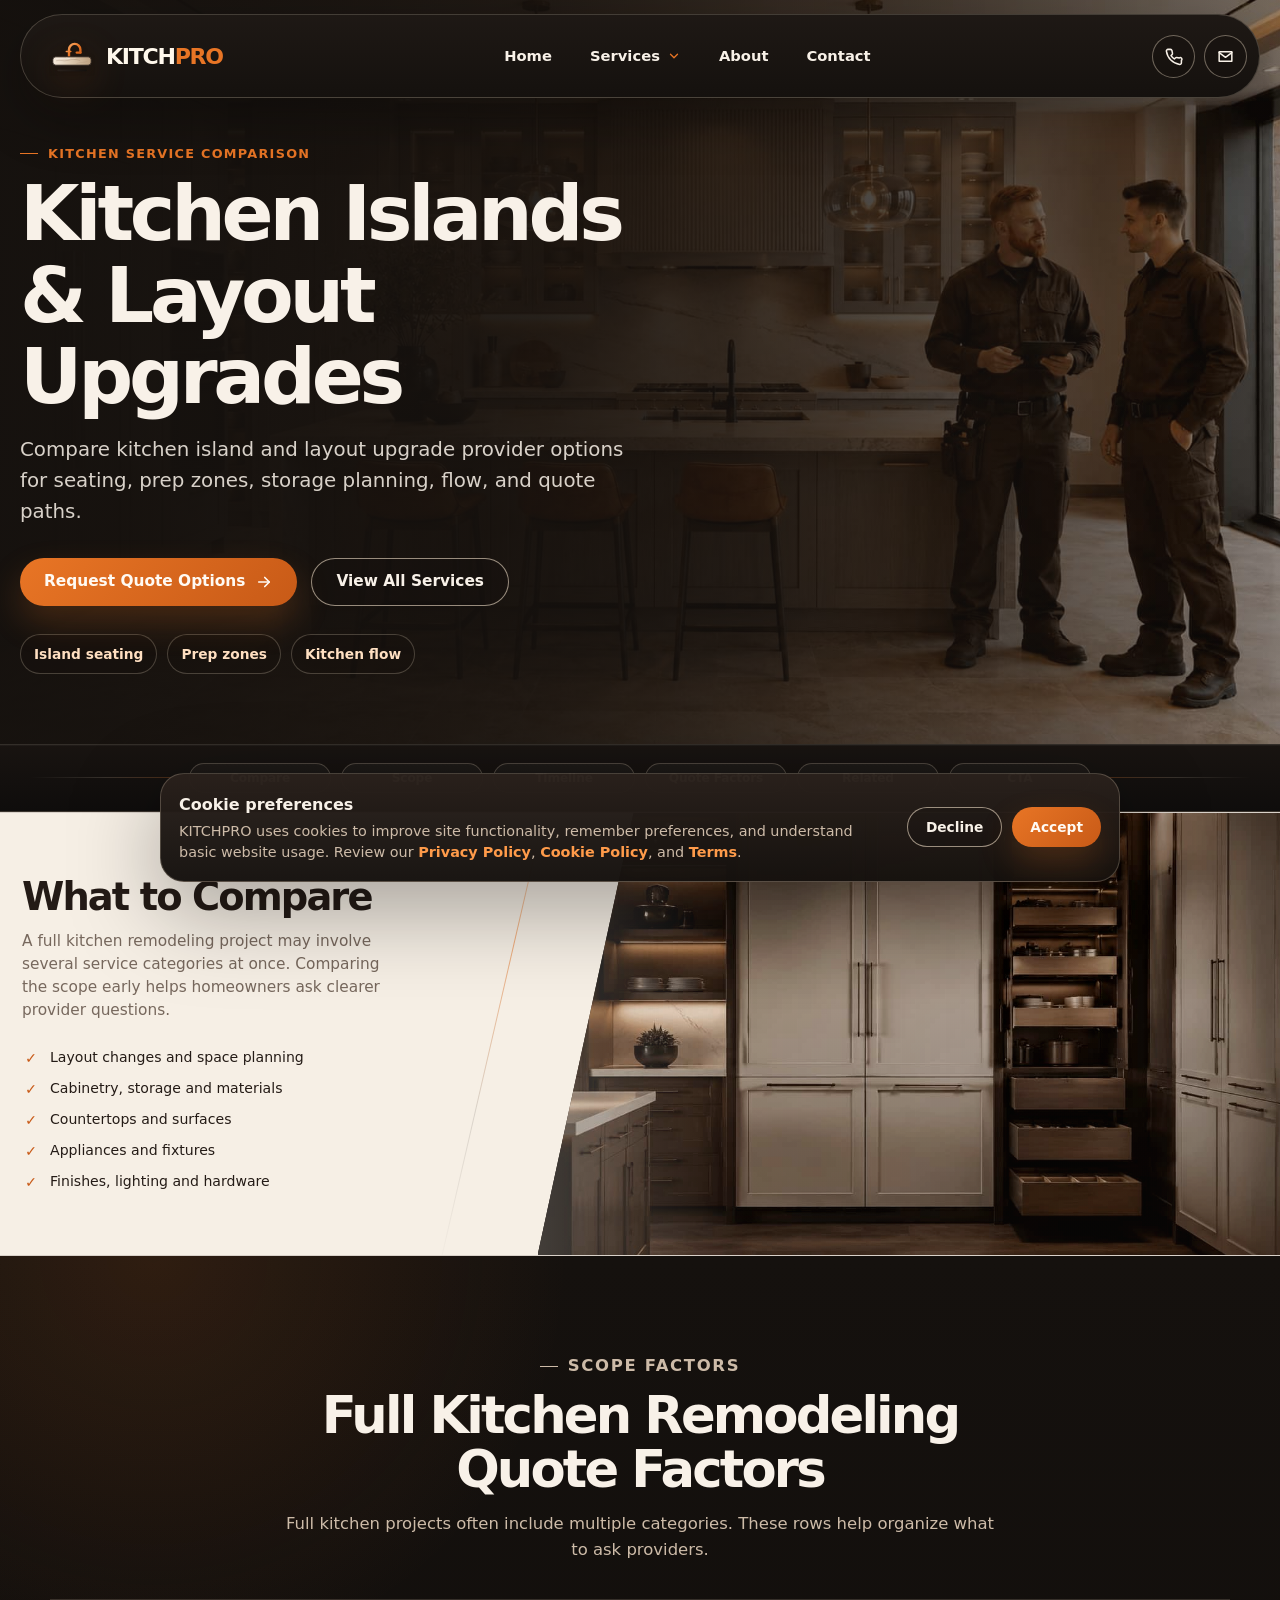
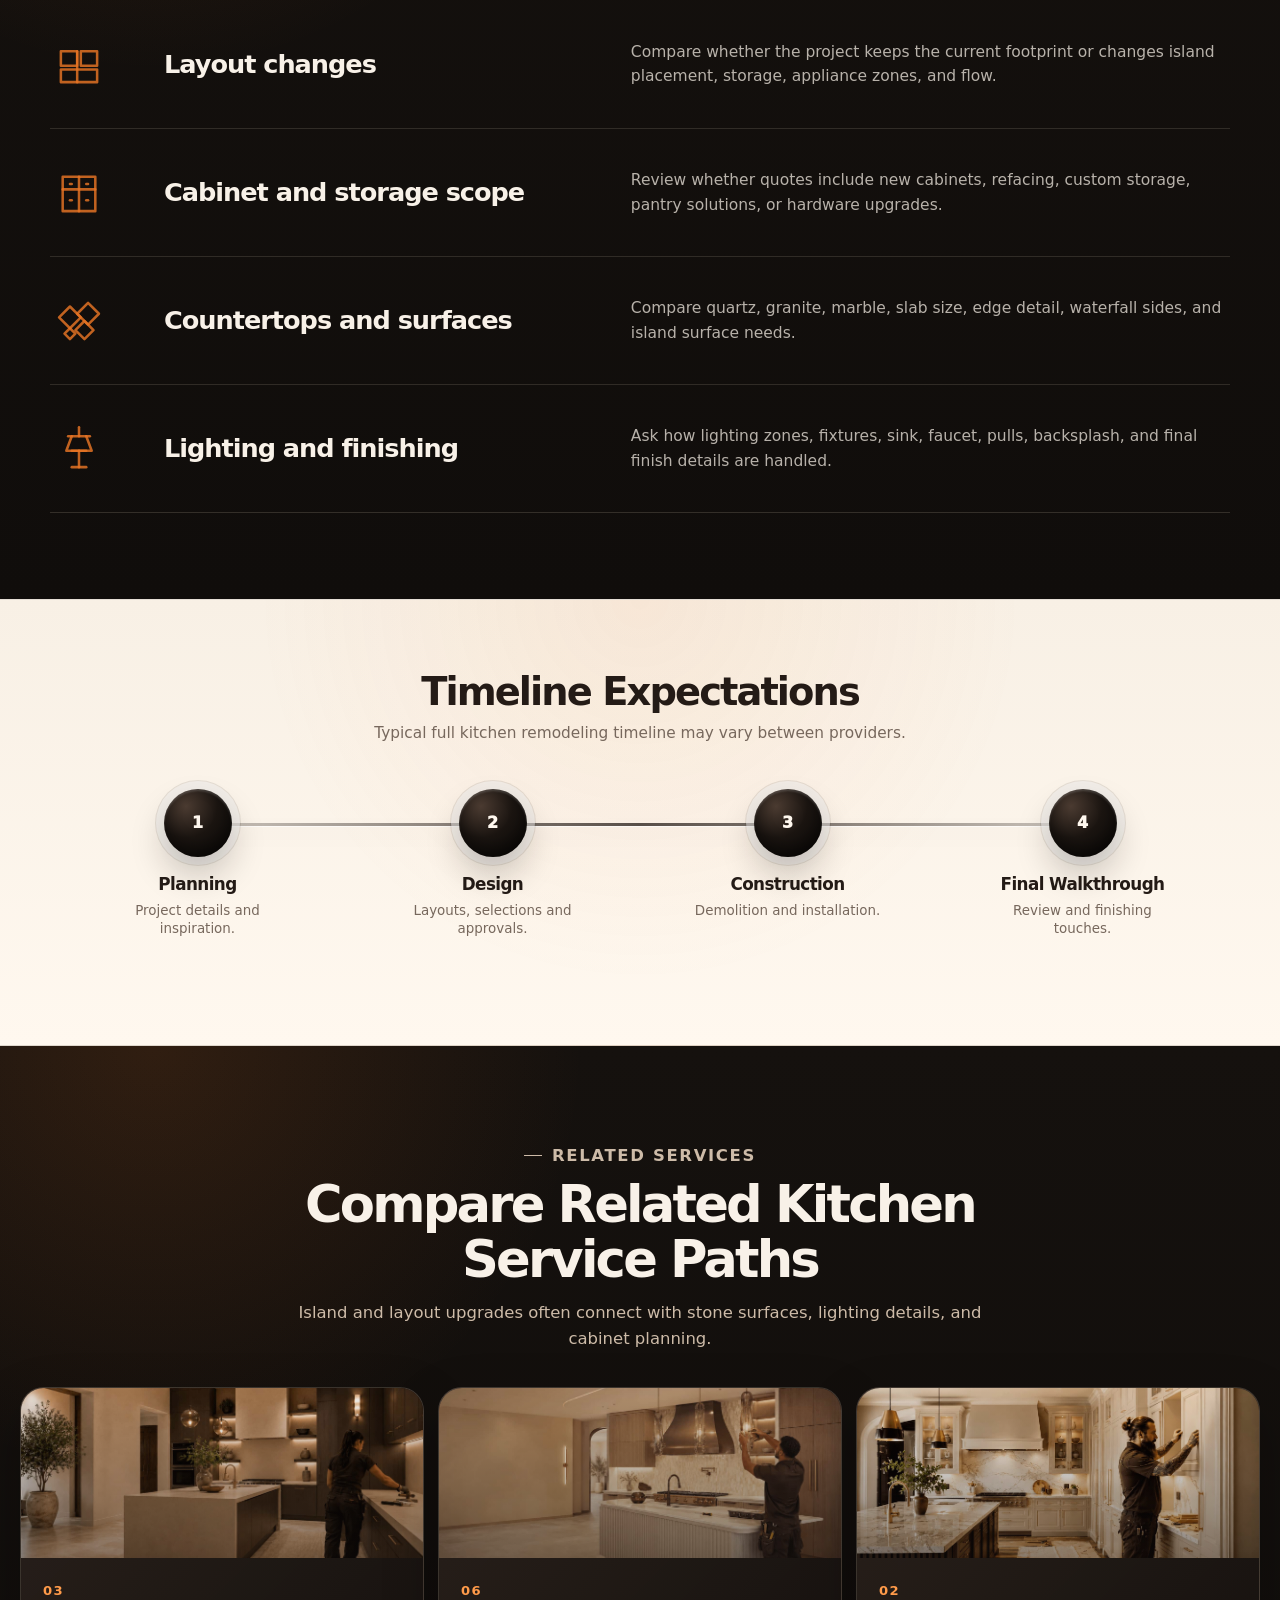
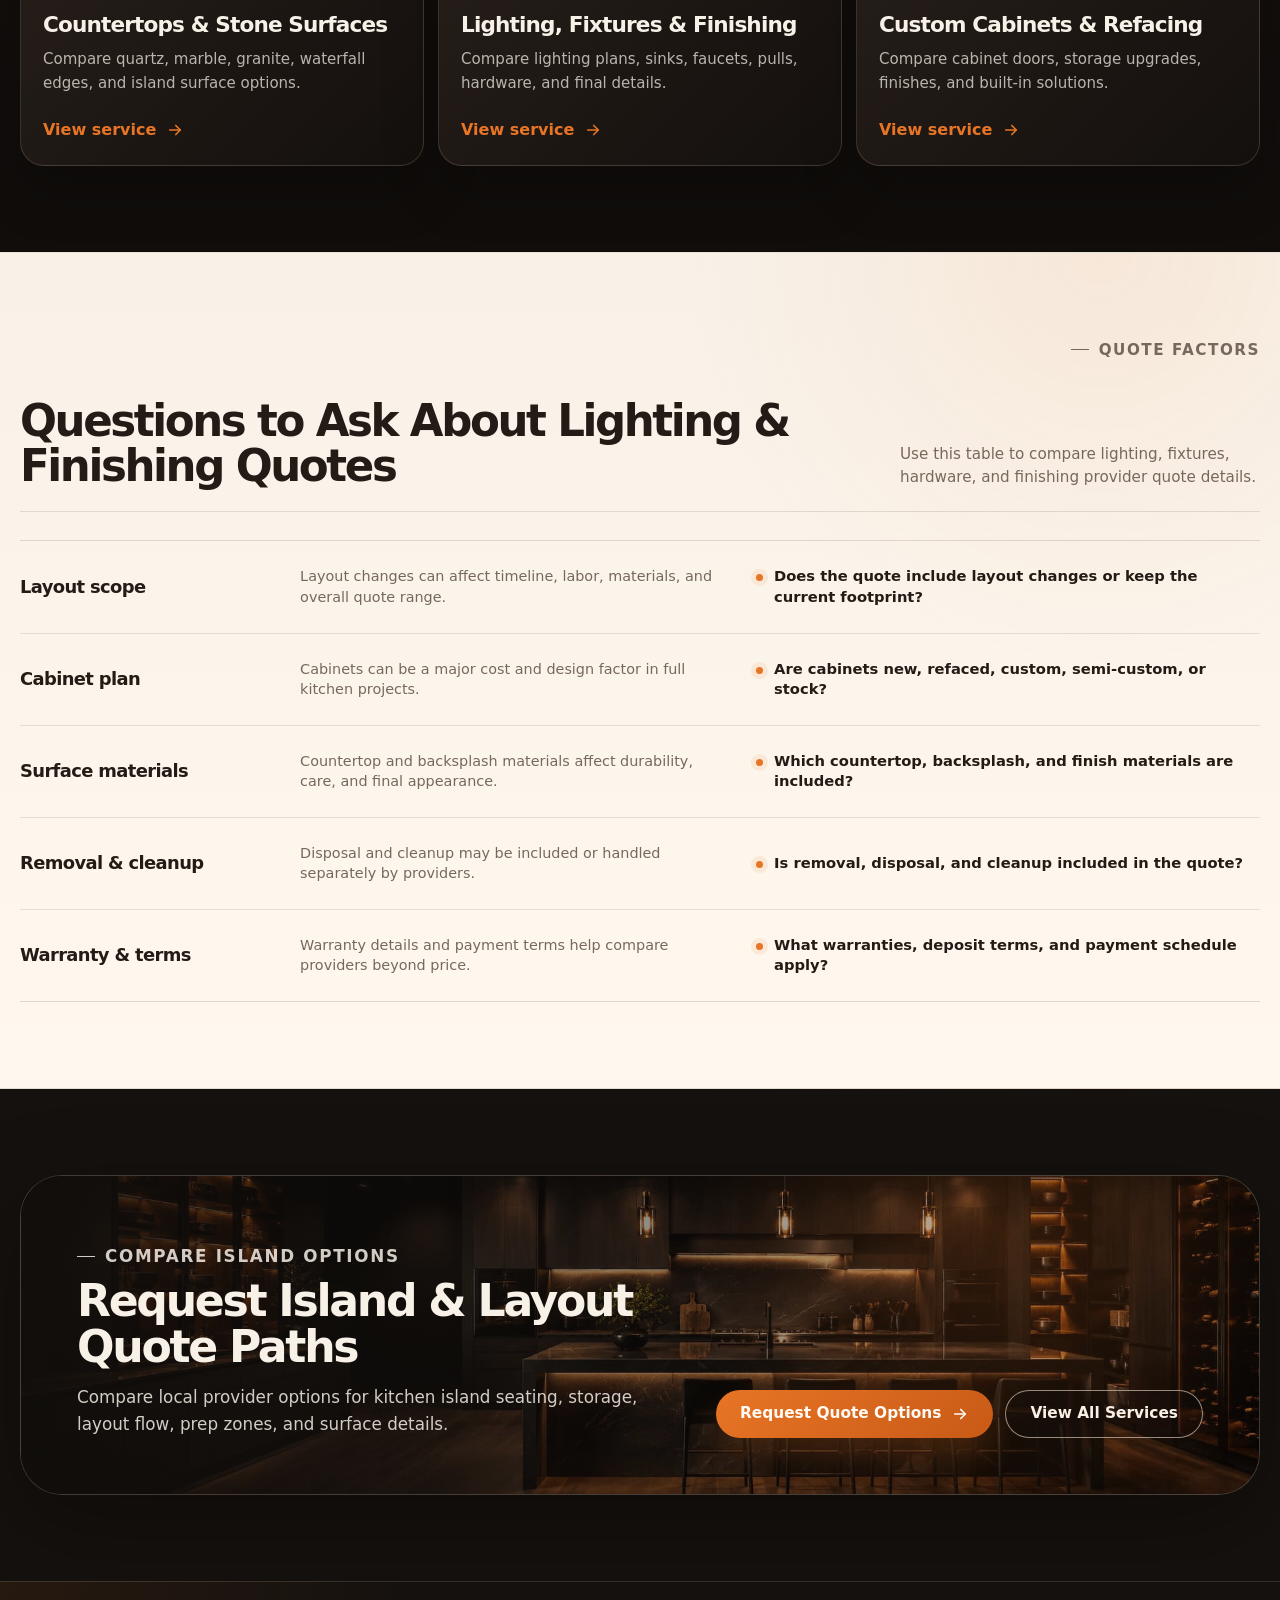
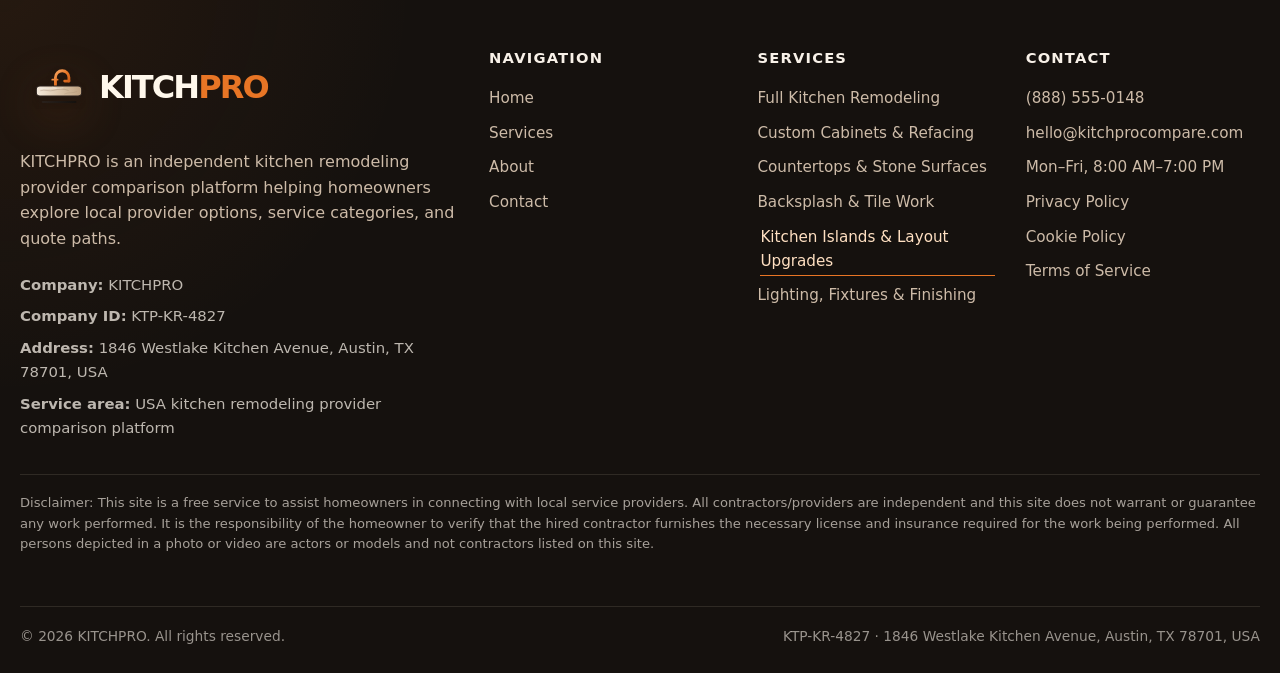
<file: kitchen-islands-layout-upgrades.html>
<!DOCTYPE html>
<html lang="en">

<head>
    <meta charset="UTF-8" />
    <meta name="viewport" content="width=device-width, initial-scale=1.0" />
    <meta name="description"
        content="Compare kitchen island and layout upgrade provider options, island seating, prep zones, storage planning, and quote paths with KITCHPRO." />

    <title>Kitchen Islands & Layout Upgrades | KITCHPRO</title>

    <link rel="icon" href="/assets/favicon/favicon.svg?v=4" type="image/svg+xml">
    <meta name="theme-color" content="#15110E">
    <link rel="stylesheet" href="css/style.css" />
    <link rel="stylesheet" href="css/service-page.css" />
</head>

<body data-service-page="kitchen-islands-layout-upgrades">
    <a class="skip-link" href="#main">Skip to content</a>

    <header class="site-header" data-site-header>
        <div class="site-header__shell">
            <a class="logo" href="index.html" aria-label="KITCHPRO home" data-nav-link>
                <svg class="logo__icon" width="220" height="220" viewBox="0 0 220 220" fill="none"
                    xmlns="http://www.w3.org/2000/svg" aria-hidden="true">
                    <defs>
                        <linearGradient id="kpStoneIslandHeader" x1="46" y1="112" x2="174" y2="112"
                            gradientUnits="userSpaceOnUse">
                            <stop offset="0%" stop-color="#F6EBDD" />
                            <stop offset="48%" stop-color="#DCC7AD" />
                            <stop offset="100%" stop-color="#BEA180" />
                        </linearGradient>
                        <linearGradient id="kpCopperIslandHeader" x1="92" y1="48" x2="144" y2="106"
                            gradientUnits="userSpaceOnUse">
                            <stop offset="0%" stop-color="#FFB979" />
                            <stop offset="45%" stop-color="#E87525" />
                            <stop offset="100%" stop-color="#B94E13" />
                        </linearGradient>
                        <linearGradient id="kpShadowLineIslandHeader" x1="60" y1="140" x2="160" y2="148"
                            gradientUnits="userSpaceOnUse">
                            <stop offset="0%" stop-color="#2A211C" />
                            <stop offset="100%" stop-color="#15110E" />
                        </linearGradient>
                        <filter id="kpSoftShadowIslandHeader" x="34" y="34" width="152" height="126"
                            filterUnits="userSpaceOnUse" color-interpolation-filters="sRGB">
                            <feDropShadow dx="0" dy="12" stdDeviation="10" flood-color="#15110E" flood-opacity="0.25" />
                        </filter>
                        <clipPath id="kpSlabClipIslandHeader">
                            <rect x="46" y="96" width="128" height="28" rx="10" />
                        </clipPath>
                    </defs>

                    <g filter="url(#kpSoftShadowIslandHeader)">
                        <path d="M100 97V72C100 61.5066 108.507 53 119 53C129.493 53 138 61.5066 138 72V82"
                            stroke="url(#kpCopperIslandHeader)" stroke-width="8" stroke-linecap="round"
                            stroke-linejoin="round" />
                        <path d="M138 82H126" stroke="url(#kpCopperIslandHeader)" stroke-width="8"
                            stroke-linecap="round" />
                        <path d="M91 78H106" stroke="url(#kpCopperIslandHeader)" stroke-width="5"
                            stroke-linecap="round" />
                        <rect x="46" y="96" width="128" height="28" rx="10" fill="url(#kpStoneIslandHeader)"
                            stroke="#2A211C" stroke-width="3" />
                        <g clip-path="url(#kpSlabClipIslandHeader)">
                            <path d="M58 109C71 104 82 113 96 108C108 104 122 103 136 108" stroke="#7E634F"
                                stroke-opacity="0.30" stroke-width="2.4" stroke-linecap="round" />
                            <path d="M92 99C101 104 111 104 121 101" stroke="#FFFFFF" stroke-opacity="0.38"
                                stroke-width="2" stroke-linecap="round" />
                            <path d="M126 118C138 113 147 117 160 112" stroke="#8B705A" stroke-opacity="0.24"
                                stroke-width="2" stroke-linecap="round" />
                        </g>
                        <path d="M58 102H102" stroke="#FFFFFF" stroke-opacity="0.42" stroke-width="2.8"
                            stroke-linecap="round" />
                        <path d="M64 141H156" stroke="url(#kpShadowLineIslandHeader)" stroke-width="6"
                            stroke-linecap="round" />
                    </g>
                </svg>

                <span class="logo__word" aria-hidden="true">
                    <span>KITCH</span><span>PRO</span>
                </span>
            </a>

            <nav class="main-nav" aria-label="Primary navigation">
                <a class="nav-link" href="index.html" data-nav-link>Home</a>

                <div class="dropdown" data-services-dropdown>
                    <a class="dropdown__button" href="services.html" aria-expanded="false"
                        aria-controls="services-dropdown" data-dropdown-toggle data-nav-link>
                        Services
                        <svg class="dropdown__chevron" viewBox="0 0 24 24" aria-hidden="true">
                            <path d="M6 9L12 15L18 9" fill="none" stroke="currentColor" stroke-width="2.2"
                                stroke-linecap="round" stroke-linejoin="round" />
                        </svg>
                    </a>

                    <div class="dropdown__panel" id="services-dropdown" data-dropdown-panel hidden>
                        <div class="dropdown__list" data-service-menu></div>
                    </div>
                </div>

                <a class="nav-link" href="about.html" data-nav-link>About</a>
                <a class="nav-link" href="contact.html" data-nav-link>Contact</a>
            </nav>

            <div class="site-header__actions">
                <a class="icon-btn" href="tel:+18885550148" aria-label="Call KITCHPRO" data-phone-link>
                    <svg viewBox="0 0 24 24" aria-hidden="true">
                        <path
                            d="M22 16.92V20A2 2 0 0 1 19.82 22A19.86 19.86 0 0 1 3 5.18A2 2 0 0 1 5 3H8.09A2 2 0 0 1 10.06 4.72L10.7 7.82A2 2 0 0 1 10.14 9.65L8.9 10.89A16 16 0 0 0 13.11 15.1L14.35 13.86A2 2 0 0 1 16.18 13.3L19.28 13.94A2 2 0 0 1 22 16.92Z"
                            fill="none" stroke="currentColor" stroke-width="1.9" stroke-linecap="round"
                            stroke-linejoin="round" />
                    </svg>
                </a>

                <a class="icon-btn" href="mailto:hello@kitchprocompare.com" aria-label="Email KITCHPRO" data-email-link>
                    <svg viewBox="0 0 24 24" aria-hidden="true">
                        <path d="M4 6H20V18H4V6Z" fill="none" stroke="currentColor" stroke-width="1.9"
                            stroke-linejoin="round" />
                        <path d="M4 7L12 13L20 7" fill="none" stroke="currentColor" stroke-width="1.9"
                            stroke-linecap="round" stroke-linejoin="round" />
                    </svg>
                </a>

                <button class="mobile-toggle" type="button" aria-label="Open menu" aria-controls="mobile-menu"
                    aria-expanded="false" data-mobile-toggle>
                    <span></span>
                </button>
            </div>
        </div>
    </header>

    <div class="mobile-menu" id="mobile-menu" data-mobile-menu hidden>
        <div class="mobile-menu__panel" data-mobile-panel>


            <nav class="mobile-menu__nav" aria-label="Mobile navigation">
                <a class="mobile-menu__link" href="index.html" data-nav-link>Home</a>
                <a class="mobile-menu__link" href="services.html" data-nav-link>Services</a>
                <a class="mobile-menu__link" href="about.html" data-nav-link>About</a>
                <a class="mobile-menu__link" href="contact.html" data-nav-link>Contact</a>
            </nav>

            <div class="mobile-menu__section">
                <p class="mobile-menu__label">Kitchen services</p>
                <div class="mobile-menu__services" data-mobile-service-menu></div>
            </div>

            <div class="mobile-menu__contact">
                <a class="btn btn--primary btn--small" href="tel:+18885550148" data-phone-link>Call</a>
                <a class="btn btn--secondary btn--small" href="mailto:hello@kitchprocompare.com"
                    data-email-link>Email</a>
            </div>
        </div>
    </div>

    <main id="main">
        <section class="hero service-hero service-hero--islands" aria-labelledby="service-hero-title">
            <div class="hero__inner">
                <div class="container-wide">
                    <div class="hero__content">
                        <p class="kicker">Kitchen service comparison</p>

                        <h1 class="hero__title" id="service-hero-title">
                            Kitchen Islands &amp; Layout Upgrades
                        </h1>

                        <p class="hero__text">
                            Compare kitchen island and layout upgrade provider options for seating, prep zones, storage
                            planning, flow, and quote paths.
                        </p>

                        <div class="hero__actions">
                            <a class="btn btn--primary" href="contact.html#contact-form" data-service-contact-link>
                                <span data-cta-text="contact">Request Quote Options</span>
                                <svg class="btn__arrow" viewBox="0 0 24 24" aria-hidden="true">
                                    <path d="M5 12H19" fill="none" stroke="currentColor" stroke-width="2.2"
                                        stroke-linecap="round" />
                                    <path d="M13 6L19 12L13 18" fill="none" stroke="currentColor" stroke-width="2.2"
                                        stroke-linecap="round" stroke-linejoin="round" />
                                </svg>
                            </a>

                            <a class="btn btn--secondary" href="services.html">
                                View All Services
                            </a>
                        </div>

                        <div class="service-hero__meta" aria-label="Kitchen island comparison topics">
                            <span class="service-hero__chip">Island seating</span>
                            <span class="service-hero__chip">Prep zones</span>
                            <span class="service-hero__chip">Kitchen flow</span>
                        </div>
                    </div>
                </div>
            </div>
        </section>

        <nav class="anchor-strip" aria-label="Service page sections">
            <div class="anchor-strip__inner">
                <a class="anchor-link" href="#compare">Compare</a>
                <a class="anchor-link" href="#scope">Scope</a>
                <a class="anchor-link" href="#timeline">Timeline</a>
                <a class="anchor-link" href="#quote-factors">Quote Factors</a>
                <a class="anchor-link" href="#related">Related</a>
                <a class="anchor-link" href="#service-cta">CTA</a>
            </div>
        </nav>

    <section class="compare-section section section--light" id="compare" aria-labelledby="compare-title">
        <div class="container-wide">
            <div class="compare-layout">
                <div class="compare-photo photo-frame shine-panel">
                    <img src="assets/images/card-2.jpg"
                        alt="Full kitchen remodeling with premium cabinetry and stone island" />
                </div>
    
                <div class="compare-content shine-panel">
                    <p class="section-kicker">What to compare</p>
                    <h2 id="compare-title">What to Compare</h2>
                    <p>
                        A full kitchen remodeling project may involve several service categories at once. Comparing
                        the scope early helps homeowners ask clearer provider questions.
                    </p>
    
                    <div class="compare-points">
                        <div class="compare-point">
                            <span aria-hidden="true"></span>
                            <p>Layout changes and space planning</p>
                        </div>
    
                        <div class="compare-point">
                            <span aria-hidden="true"></span>
                            <p>Cabinetry, storage and materials</p>
                        </div>
    
                        <div class="compare-point">
                            <span aria-hidden="true"></span>
                            <p>Countertops and surfaces</p>
                        </div>
    
                        <div class="compare-point">
                            <span aria-hidden="true"></span>
                            <p>Appliances and fixtures</p>
                        </div>
    
                        <div class="compare-point">
                            <span aria-hidden="true"></span>
                            <p>Finishes, lighting and hardware</p>
                        </div>
                    </div>
                </div>
            </div>
        </div>
    </section>

        <section class="scope-factor-section section section--dark" id="scope" aria-labelledby="scope-title">
            <div class="container">
                <div class="section-heading section-heading--center">
                    <p class="section-kicker">Scope factors</p>
                    <h2 id="scope-title">Full Kitchen Remodeling Quote Factors</h2>
                    <p>
                        Full kitchen projects often include multiple categories. These rows help organize what to ask
                        providers.
                    </p>
                </div>
        
                <div class="scope-factor-list">
                    <article class="scope-factor-row" tabindex="0">
                        <span class="scope-factor-row__icon" aria-hidden="true">
                            <svg viewBox="0 0 64 64">
                                <path d="M12 18H30V34H12V18Z" />
                                <path d="M34 18H52V34H34V18Z" />
                                <path d="M12 38H52V52H12V38Z" />
                                <path d="M30 18V52" />
                            </svg>
                        </span>
        
                        <h3>Layout changes</h3>
                        <p>Compare whether the project keeps the current footprint or changes island placement, storage,
                            appliance zones, and flow.</p>
                    </article>
        
                    <article class="scope-factor-row" tabindex="0">
                        <span class="scope-factor-row__icon" aria-hidden="true">
                            <svg viewBox="0 0 64 64">
                                <path d="M14 14H50V52H14V14Z" />
                                <path d="M32 14V52" />
                                <path d="M14 28H50" />
                                <path d="M22 22H24" />
                                <path d="M40 22H42" />
                                <path d="M22 40H24" />
                                <path d="M40 40H42" />
                            </svg>
                        </span>
        
                        <h3>Cabinet and storage scope</h3>
                        <p>Review whether quotes include new cabinets, refacing, custom storage, pantry solutions, or
                            hardware upgrades.</p>
                    </article>
        
                    <article class="scope-factor-row" tabindex="0">
                        <span class="scope-factor-row__icon" aria-hidden="true">
                            <svg viewBox="0 0 64 64">
                                <path d="M10 28L22 16L34 28L22 40L10 28Z" />
                                <path d="M30 24L42 12L54 24L42 36L30 24Z" />
                                <path d="M28 42L38 32L48 42L38 52L28 42Z" />
                                <path d="M16 46L22 40L28 46L22 52L16 46Z" />
                            </svg>
                        </span>
        
                        <h3>Countertops and surfaces</h3>
                        <p>Compare quartz, granite, marble, slab size, edge detail, waterfall sides, and island surface
                            needs.</p>
                    </article>
        
                    <article class="scope-factor-row" tabindex="0">
                        <span class="scope-factor-row__icon" aria-hidden="true">
                            <svg viewBox="0 0 64 64">
                                <path d="M32 8V18" />
                                <path d="M20 18H44" />
                                <path d="M24 18L18 34H46L40 18" />
                                <path d="M24 34H40" />
                                <path d="M32 34V52" />
                                <path d="M24 52H40" />
                            </svg>
                        </span>
        
                        <h3>Lighting and finishing</h3>
                        <p>Ask how lighting zones, fixtures, sink, faucet, pulls, backsplash, and final finish details
                            are handled.</p>
                    </article>
                </div>
            </div>
        </section>

    <section class="timeline-section section section--light" id="timeline" aria-labelledby="timeline-title">
        <div class="container-wide">
            <div class="timeline-heading">
                <h2 id="timeline-title">Timeline Expectations</h2>
                <p>Typical full kitchen remodeling timeline may vary between providers.</p>
            </div>
    
            <div class="timeline-rail" aria-label="Kitchen remodeling timeline expectations">
                <article class="timeline-step">
                    <span>1</span>
                    <h3>Planning</h3>
                    <p>Project details and inspiration.</p>
                </article>
    
                <article class="timeline-step">
                    <span>2</span>
                    <h3>Design</h3>
                    <p>Layouts, selections and approvals.</p>
                </article>
    
                <article class="timeline-step">
                    <span>3</span>
                    <h3>Construction</h3>
                    <p>Demolition and installation.</p>
                </article>
    
                <article class="timeline-step">
                    <span>4</span>
                    <h3>Final Walkthrough</h3>
                    <p>Review and finishing touches.</p>
                </article>
            </div>
        </div>
    </section>


        <section class="related-section section section--dark" id="related" aria-labelledby="related-title">
            <div class="container-wide">
                <div class="section-heading section-heading--center">
                    <p class="section-kicker">Related services</p>
                    <h2 id="related-title">Compare Related Kitchen Service Paths</h2>
                    <p>
                        Island and layout upgrades often connect with stone surfaces, lighting details, and cabinet
                        planning.
                    </p>
                </div>

                <div class="related-grid">
                    <article class="related-card shine-panel">
                        <a class="related-card__photo" href="countertops-stone-surfaces.html">
                            <img src="assets/images/countertops-stone-surfaces.jpg"
                                alt="Countertops and stone surfaces kitchen service" />
                        </a>
                        <div class="related-card__body">
                            <span class="related-card__number">03</span>
                            <h3>Countertops &amp; Stone Surfaces</h3>
                            <p>Compare quartz, marble, granite, waterfall edges, and island surface options.</p>
                            <a class="arrow-link" href="countertops-stone-surfaces.html">
                                View service
                                <svg viewBox="0 0 24 24" aria-hidden="true">
                                    <path d="M5 12H19" fill="none" stroke="currentColor" stroke-width="2.2"
                                        stroke-linecap="round" />
                                    <path d="M13 6L19 12L13 18" fill="none" stroke="currentColor" stroke-width="2.2"
                                        stroke-linecap="round" stroke-linejoin="round" />
                                </svg>
                            </a>
                        </div>
                    </article>

                    <article class="related-card shine-panel">
                        <a class="related-card__photo" href="lighting-fixtures-finishing.html">
                            <img src="assets/images/lighting-fixtures-finishing.jpg"
                                alt="Lighting fixtures and kitchen finishing service" />
                        </a>
                        <div class="related-card__body">
                            <span class="related-card__number">06</span>
                            <h3>Lighting, Fixtures &amp; Finishing</h3>
                            <p>Compare lighting plans, sinks, faucets, pulls, hardware, and final details.</p>
                            <a class="arrow-link" href="lighting-fixtures-finishing.html">
                                View service
                                <svg viewBox="0 0 24 24" aria-hidden="true">
                                    <path d="M5 12H19" fill="none" stroke="currentColor" stroke-width="2.2"
                                        stroke-linecap="round" />
                                    <path d="M13 6L19 12L13 18" fill="none" stroke="currentColor" stroke-width="2.2"
                                        stroke-linecap="round" stroke-linejoin="round" />
                                </svg>
                            </a>
                        </div>
                    </article>

                    <article class="related-card shine-panel">
                        <a class="related-card__photo" href="custom-cabinets-refacing.html">
                            <img src="assets/images/custom-cabinets-refacing.jpg"
                                alt="Custom cabinets and refacing kitchen service" />
                        </a>
                        <div class="related-card__body">
                            <span class="related-card__number">02</span>
                            <h3>Custom Cabinets &amp; Refacing</h3>
                            <p>Compare cabinet doors, storage upgrades, finishes, and built-in solutions.</p>
                            <a class="arrow-link" href="custom-cabinets-refacing.html">
                                View service
                                <svg viewBox="0 0 24 24" aria-hidden="true">
                                    <path d="M5 12H19" fill="none" stroke="currentColor" stroke-width="2.2"
                                        stroke-linecap="round" />
                                    <path d="M13 6L19 12L13 18" fill="none" stroke="currentColor" stroke-width="2.2"
                                        stroke-linecap="round" stroke-linejoin="round" />
                                </svg>
                            </a>
                        </div>
                    </article>
                </div>
            </div>
        </section>

                <section class="service-table-section section section--soft" id="quote-factors" aria-labelledby="quote-factors-title">
                    <div class="container">
                        <div class="section-heading">
                            <p class="section-kicker">Quote factors</p>
                            <h2 id="quote-factors-title">Questions to Ask About Lighting &amp; Finishing Quotes</h2>
                            <p>
                                Use this table to compare lighting, fixtures, hardware, and finishing provider quote details.
                            </p>
                        </div>
                
                        <div class="quote-factor-list" aria-label="Kitchen remodeling quote factors">
                            <article class="quote-factor-row">
                                <span class="quote-factor-row__label">Layout scope</span>
                                <p>Layout changes can affect timeline, labor, materials, and overall quote range.</p>
                                <strong>Does the quote include layout changes or keep the current footprint?</strong>
                            </article>
                
                            <article class="quote-factor-row">
                                <span class="quote-factor-row__label">Cabinet plan</span>
                                <p>Cabinets can be a major cost and design factor in full kitchen projects.</p>
                                <strong>Are cabinets new, refaced, custom, semi-custom, or stock?</strong>
                            </article>
                
                            <article class="quote-factor-row">
                                <span class="quote-factor-row__label">Surface materials</span>
                                <p>Countertop and backsplash materials affect durability, care, and final appearance.</p>
                                <strong>Which countertop, backsplash, and finish materials are included?</strong>
                            </article>
                
                            <article class="quote-factor-row">
                                <span class="quote-factor-row__label">Removal &amp; cleanup</span>
                                <p>Disposal and cleanup may be included or handled separately by providers.</p>
                                <strong>Is removal, disposal, and cleanup included in the quote?</strong>
                            </article>
                
                            <article class="quote-factor-row">
                                <span class="quote-factor-row__label">Warranty &amp; terms</span>
                                <p>Warranty details and payment terms help compare providers beyond price.</p>
                                <strong>What warranties, deposit terms, and payment schedule apply?</strong>
                            </article>
                        </div>
                    </div>
                </section>

        <section class="final-cta section section--dark" id="service-cta" aria-labelledby="service-final-cta-title">
            <div class="container-wide">
                <div class="final-cta__card shine-panel">
                    <img src="assets/images/cta-kitchen-1.jpg"
                        alt="Premium kitchen island with seating and warm lighting" />

                    <div class="final-cta__content">
                        <p class="section-kicker">Compare island options</p>
                        <h2 id="service-final-cta-title">Request Island &amp; Layout Quote Paths</h2>
                        <p>
                            Compare local provider options for kitchen island seating, storage, layout flow, prep zones,
                            and surface details.
                        </p>
                    </div>

                    <div class="final-cta__actions">
                        <a class="btn btn--primary" href="contact.html#contact-form" data-service-contact-link>
                            <span data-cta-text="contact">Request Quote Options</span>
                            <svg class="btn__arrow" viewBox="0 0 24 24" aria-hidden="true">
                                <path d="M5 12H19" fill="none" stroke="currentColor" stroke-width="2.2"
                                    stroke-linecap="round" />
                                <path d="M13 6L19 12L13 18" fill="none" stroke="currentColor" stroke-width="2.2"
                                    stroke-linecap="round" stroke-linejoin="round" />
                            </svg>
                        </a>

                        <a class="btn btn--secondary" href="services.html">
                            View All Services
                        </a>
                    </div>
                </div>
            </div>
        </section>
    </main>

    <footer class="site-footer">
        <div class="site-footer__top">
            <div class="container-wide">
                <div class="site-footer__grid">
                    <div class="footer__brand">
                        <a class="logo logo--large" href="index.html" aria-label="KITCHPRO home">
                            <svg class="logo__icon" width="220" height="220" viewBox="0 0 220 220" fill="none"
                                xmlns="http://www.w3.org/2000/svg" aria-hidden="true">
                                <defs>
                                    <linearGradient id="kpStoneIslandsFooter" x1="46" y1="112" x2="174" y2="112"
                                        gradientUnits="userSpaceOnUse">
                                        <stop offset="0%" stop-color="#F6EBDD" />
                                        <stop offset="48%" stop-color="#DCC7AD" />
                                        <stop offset="100%" stop-color="#BEA180" />
                                    </linearGradient>
                                    <linearGradient id="kpCopperIslandsFooter" x1="92" y1="48" x2="144" y2="106"
                                        gradientUnits="userSpaceOnUse">
                                        <stop offset="0%" stop-color="#FFB979" />
                                        <stop offset="45%" stop-color="#E87525" />
                                        <stop offset="100%" stop-color="#B94E13" />
                                    </linearGradient>
                                    <linearGradient id="kpShadowLineIslandsFooter" x1="60" y1="140" x2="160" y2="148"
                                        gradientUnits="userSpaceOnUse">
                                        <stop offset="0%" stop-color="#2A211C" />
                                        <stop offset="100%" stop-color="#15110E" />
                                    </linearGradient>
                                    <filter id="kpSoftShadowIslandsFooter" x="34" y="34" width="152" height="126"
                                        filterUnits="userSpaceOnUse" color-interpolation-filters="sRGB">
                                        <feDropShadow dx="0" dy="12" stdDeviation="10" flood-color="#15110E"
                                            flood-opacity="0.25" />
                                    </filter>
                                    <clipPath id="kpSlabClipIslandsFooter">
                                        <rect x="46" y="96" width="128" height="28" rx="10" />
                                    </clipPath>
                                </defs>
                                <g filter="url(#kpSoftShadowIslandsFooter)">
                                    <path d="M100 97V72C100 61.5066 108.507 53 119 53C129.493 53 138 61.5066 138 72V82"
                                        stroke="url(#kpCopperIslandsFooter)" stroke-width="8" stroke-linecap="round"
                                        stroke-linejoin="round" />
                                    <path d="M138 82H126" stroke="url(#kpCopperIslandsFooter)" stroke-width="8"
                                        stroke-linecap="round" />
                                    <path d="M91 78H106" stroke="url(#kpCopperIslandsFooter)" stroke-width="5"
                                        stroke-linecap="round" />
                                    <rect x="46" y="96" width="128" height="28" rx="10"
                                        fill="url(#kpStoneIslandsFooter)" stroke="#2A211C" stroke-width="3" />
                                    <g clip-path="url(#kpSlabClipIslandsFooter)">
                                        <path d="M58 109C71 104 82 113 96 108C108 104 122 103 136 108" stroke="#7E634F"
                                            stroke-opacity="0.30" stroke-width="2.4" stroke-linecap="round" />
                                        <path d="M92 99C101 104 111 104 121 101" stroke="#FFFFFF" stroke-opacity="0.38"
                                            stroke-width="2" stroke-linecap="round" />
                                        <path d="M126 118C138 113 147 117 160 112" stroke="#8B705A"
                                            stroke-opacity="0.24" stroke-width="2" stroke-linecap="round" />
                                    </g>
                                    <path d="M58 102H102" stroke="#FFFFFF" stroke-opacity="0.42" stroke-width="2.8"
                                        stroke-linecap="round" />
                                    <path d="M64 141H156" stroke="url(#kpShadowLineIslandsFooter)" stroke-width="6"
                                        stroke-linecap="round" />
                                </g>
                            </svg>

                            <span class="logo__word" aria-hidden="true">
                                <span>KITCH</span><span>PRO</span>
                            </span>
                        </a>

                        <p data-footer-description>
                            KITCHPRO is an independent kitchen remodeling provider comparison platform helping
                            homeowners explore local provider options, service categories, and quote paths.
                        </p>

                        <div class="footer__meta">
                            <span><strong>Company:</strong> <span data-company-name>KITCHPRO</span></span>
                            <span><strong>Company ID:</strong> <span data-company-id>KTP-KR-4827</span></span>
                            <span><strong>Address:</strong> <span data-address>1846 Westlake Kitchen Avenue, Austin, TX
                                    78701, USA</span></span>
                            <span><strong>Service area:</strong> <span data-service-area>USA kitchen remodeling provider
                                    comparison platform</span></span>
                        </div>
                    </div>

                    <div>
                        <h2 class="footer__title">Navigation</h2>
                        <ul class="footer__list">
                            <li><a class="footer__link" href="index.html" data-nav-link>Home</a></li>
                            <li><a class="footer__link" href="services.html" data-nav-link>Services</a></li>
                            <li><a class="footer__link" href="about.html" data-nav-link>About</a></li>
                            <li><a class="footer__link" href="contact.html" data-nav-link>Contact</a></li>
                        </ul>
                    </div>

                    <div>
                        <h2 class="footer__title">Services</h2>
                        <ul class="footer__list" data-footer-service-menu></ul>
                    </div>

                    <div>
                        <h2 class="footer__title">Contact</h2>
                        <ul class="footer__list">
                            <li><a class="footer__link" href="tel:+18885550148" data-phone-link data-phone-display>(888)
                                    555-0148</a></li>
                            <li><a class="footer__link" href="mailto:hello@kitchprocompare.com" data-email-link
                                    data-email>hello@kitchprocompare.com</a></li>
                            <li><span class="footer__link" data-support-hours>Mon–Fri, 8:00 AM–7:00 PM</span></li>
                            <li><a class="footer__link" href="privacy-policy.html">Privacy Policy</a></li>
                            <li><a class="footer__link" href="cookie-policy.html">Cookie Policy</a></li>
                            <li><a class="footer__link" href="terms-of-service.html">Terms of Service</a></li>
                        </ul>
                    </div>
                </div>

                <p class="site-footer__disclaimer" data-footer-disclaimer>
                    Disclaimer: This site is a free service to assist homeowners in connecting with local service
                    providers. All contractors/providers are independent and this site does not warrant or guarantee any
                    work performed. It is the responsibility of the homeowner to verify that the hired contractor
                    furnishes the necessary license and insurance required for the work being performed. All persons
                    depicted in a photo or video are actors or models and not contractors listed on this site.
                </p>
            </div>
        </div>

        <div class="site-footer__bottom">
            <div class="container-wide">
                <div class="site-footer__bottom-inner">
                    <span>© <span data-current-year></span> <span data-company-name>KITCHPRO</span>. All rights
                        reserved.</span>
                    <span><span data-company-id>KTP-KR-4827</span> · <span data-address>1846 Westlake Kitchen Avenue,
                            Austin, TX 78701, USA</span></span>
                </div>
            </div>
        </div>
    </footer>

    <script src="js/config.js"></script>
    <script src="js/main.js"></script>
    <script src="js/service-page.js"></script>
</body>

</html>
</file>
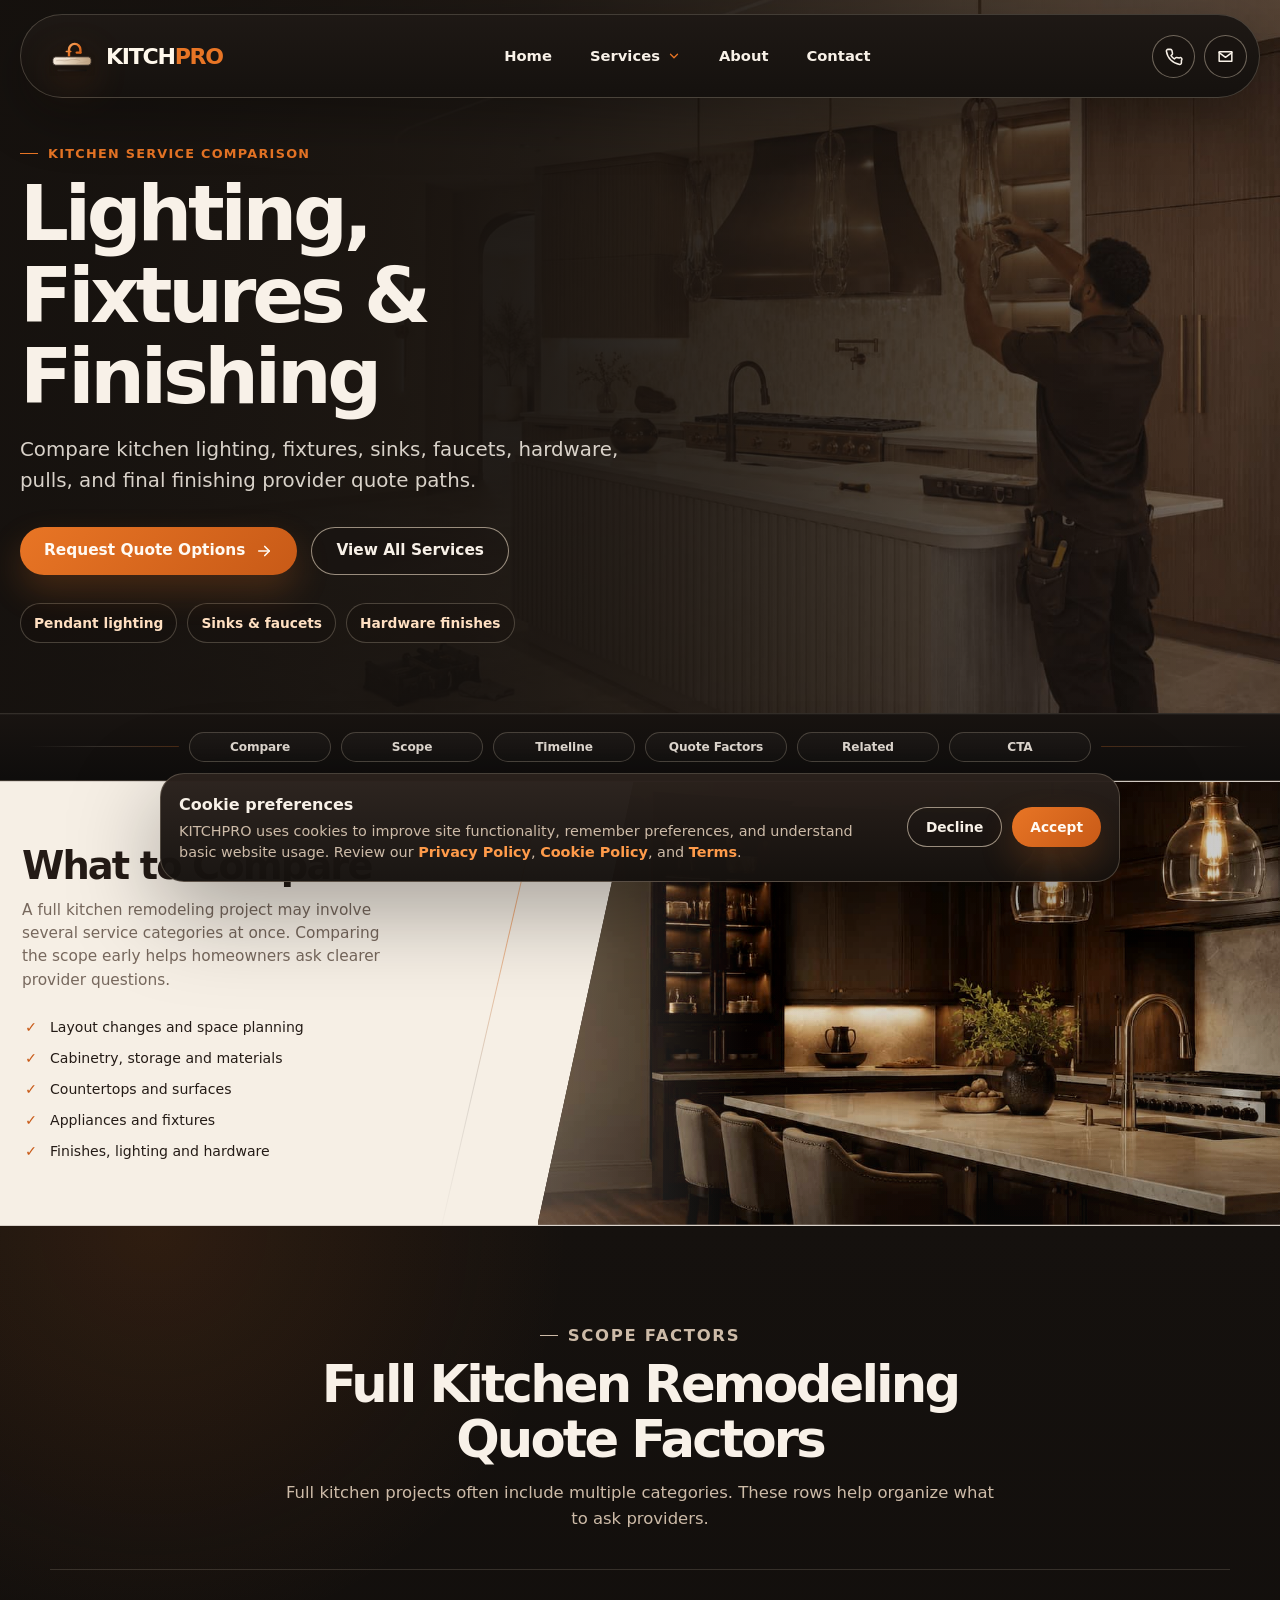
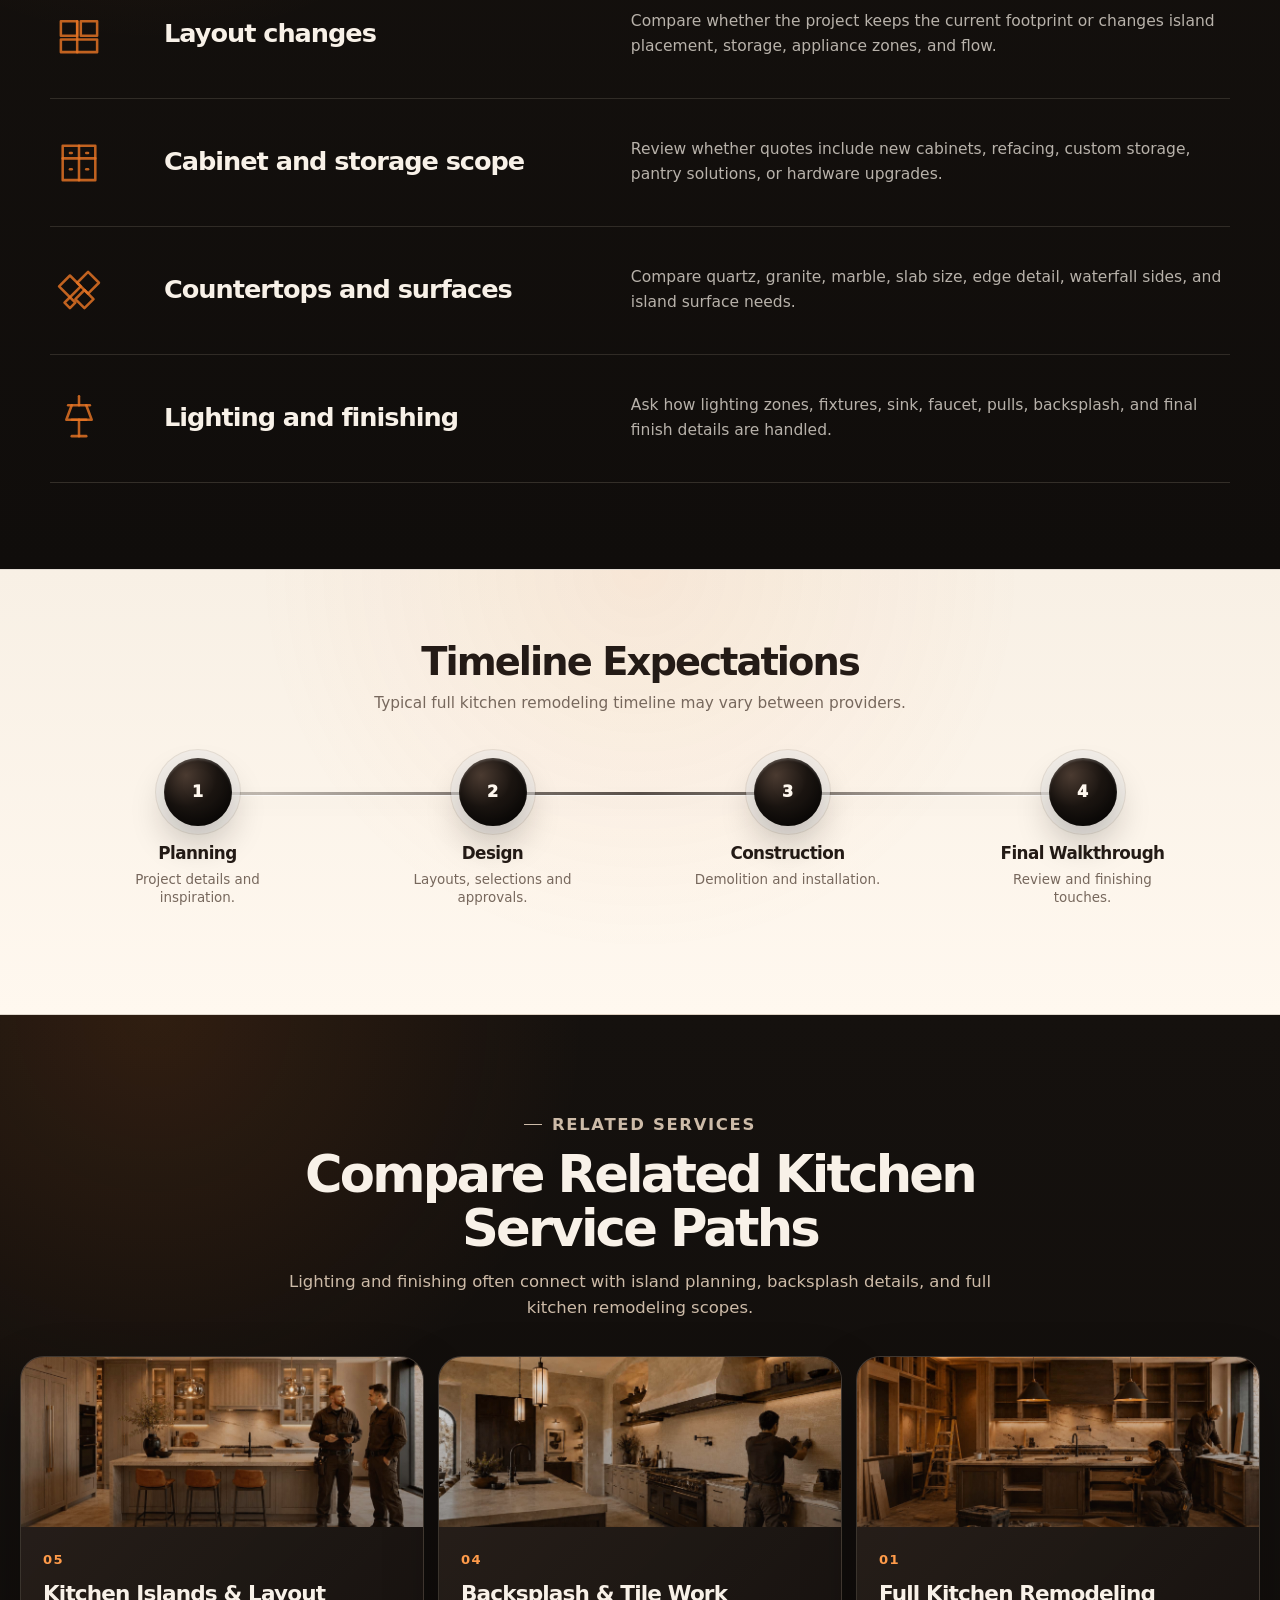
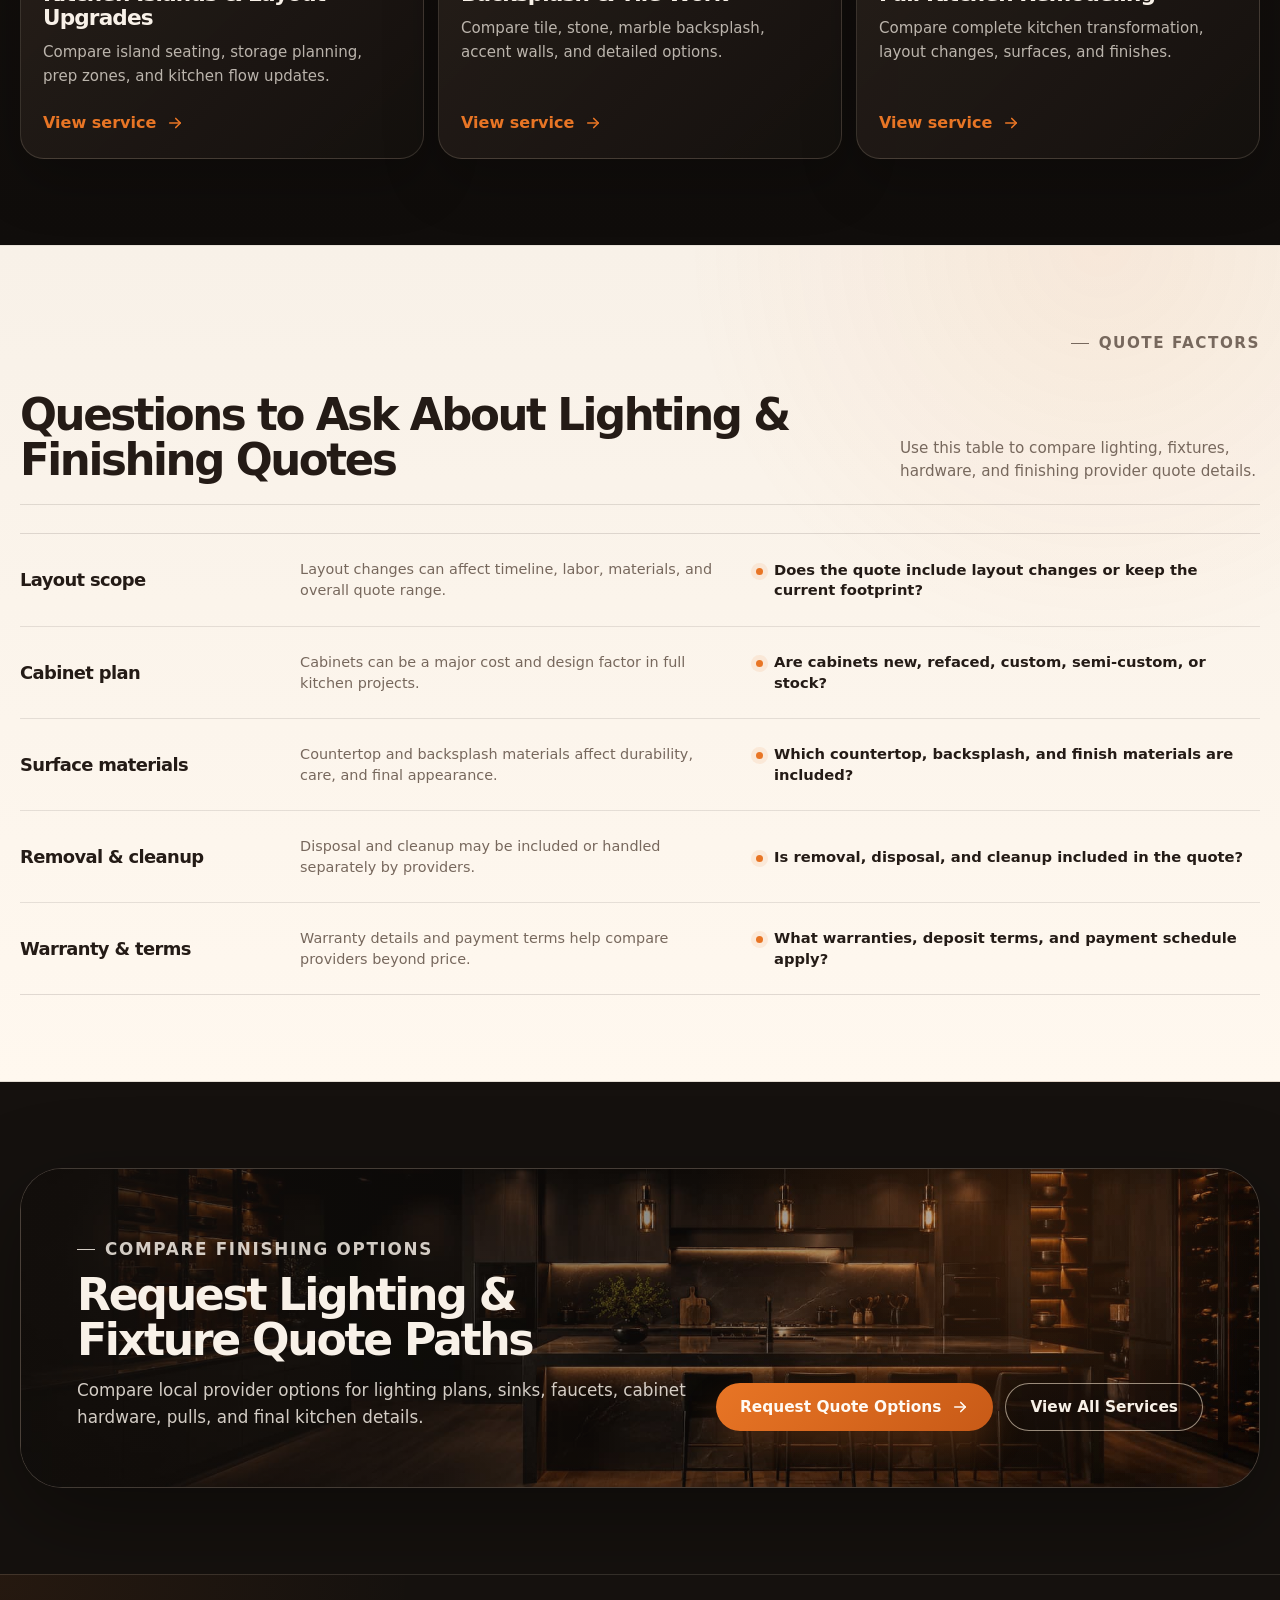
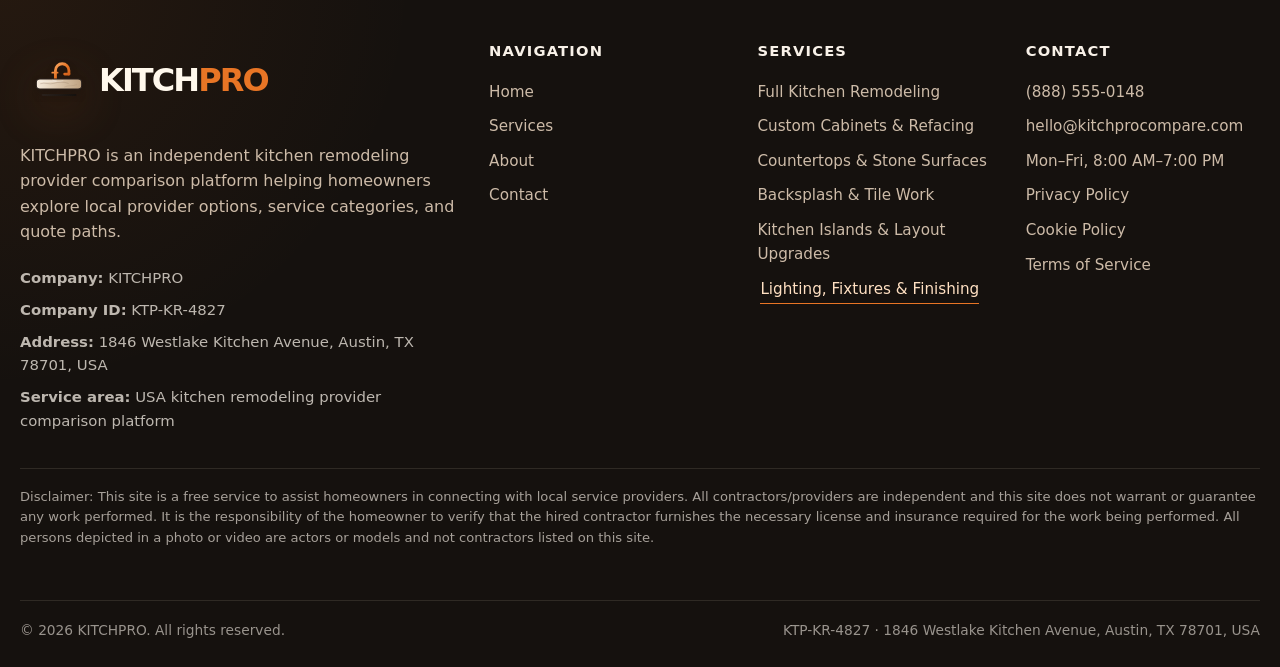
<file: lighting-fixtures-finishing.html>
<!DOCTYPE html>
<html lang="en">

<head>
    <meta charset="UTF-8" />
    <meta name="viewport" content="width=device-width, initial-scale=1.0" />
    <meta name="description"
        content="Compare kitchen lighting, fixtures, sinks, faucets, hardware, finishing details, and provider quote paths with KITCHPRO." />

    <title>Lighting, Fixtures & Finishing | KITCHPRO</title>

    <link rel="icon" href="/assets/favicon/favicon.svg?v=4" type="image/svg+xml">
    <meta name="theme-color" content="#15110E">
    <link rel="stylesheet" href="css/style.css" />
    <link rel="stylesheet" href="css/service-page.css" />
</head>

<body data-service-page="lighting-fixtures-finishing">
    <a class="skip-link" href="#main">Skip to content</a>

    <header class="site-header" data-site-header>
        <div class="site-header__shell">
            <a class="logo" href="index.html" aria-label="KITCHPRO home" data-nav-link>
                <svg class="logo__icon" width="220" height="220" viewBox="0 0 220 220" fill="none"
                    xmlns="http://www.w3.org/2000/svg" aria-hidden="true">
                    <defs>
                        <linearGradient id="kpStoneLightHeader" x1="46" y1="112" x2="174" y2="112"
                            gradientUnits="userSpaceOnUse">
                            <stop offset="0%" stop-color="#F6EBDD" />
                            <stop offset="48%" stop-color="#DCC7AD" />
                            <stop offset="100%" stop-color="#BEA180" />
                        </linearGradient>
                        <linearGradient id="kpCopperLightHeader" x1="92" y1="48" x2="144" y2="106"
                            gradientUnits="userSpaceOnUse">
                            <stop offset="0%" stop-color="#FFB979" />
                            <stop offset="45%" stop-color="#E87525" />
                            <stop offset="100%" stop-color="#B94E13" />
                        </linearGradient>
                        <linearGradient id="kpShadowLineLightHeader" x1="60" y1="140" x2="160" y2="148"
                            gradientUnits="userSpaceOnUse">
                            <stop offset="0%" stop-color="#2A211C" />
                            <stop offset="100%" stop-color="#15110E" />
                        </linearGradient>
                        <filter id="kpSoftShadowLightHeader" x="34" y="34" width="152" height="126"
                            filterUnits="userSpaceOnUse" color-interpolation-filters="sRGB">
                            <feDropShadow dx="0" dy="12" stdDeviation="10" flood-color="#15110E" flood-opacity="0.25" />
                        </filter>
                        <clipPath id="kpSlabClipLightHeader">
                            <rect x="46" y="96" width="128" height="28" rx="10" />
                        </clipPath>
                    </defs>

                    <g filter="url(#kpSoftShadowLightHeader)">
                        <path d="M100 97V72C100 61.5066 108.507 53 119 53C129.493 53 138 61.5066 138 72V82"
                            stroke="url(#kpCopperLightHeader)" stroke-width="8" stroke-linecap="round"
                            stroke-linejoin="round" />
                        <path d="M138 82H126" stroke="url(#kpCopperLightHeader)" stroke-width="8"
                            stroke-linecap="round" />
                        <path d="M91 78H106" stroke="url(#kpCopperLightHeader)" stroke-width="5"
                            stroke-linecap="round" />
                        <rect x="46" y="96" width="128" height="28" rx="10" fill="url(#kpStoneLightHeader)"
                            stroke="#2A211C" stroke-width="3" />
                        <g clip-path="url(#kpSlabClipLightHeader)">
                            <path d="M58 109C71 104 82 113 96 108C108 104 122 103 136 108" stroke="#7E634F"
                                stroke-opacity="0.30" stroke-width="2.4" stroke-linecap="round" />
                            <path d="M92 99C101 104 111 104 121 101" stroke="#FFFFFF" stroke-opacity="0.38"
                                stroke-width="2" stroke-linecap="round" />
                            <path d="M126 118C138 113 147 117 160 112" stroke="#8B705A" stroke-opacity="0.24"
                                stroke-width="2" stroke-linecap="round" />
                        </g>
                        <path d="M58 102H102" stroke="#FFFFFF" stroke-opacity="0.42" stroke-width="2.8"
                            stroke-linecap="round" />
                        <path d="M64 141H156" stroke="url(#kpShadowLineLightHeader)" stroke-width="6"
                            stroke-linecap="round" />
                    </g>
                </svg>

                <span class="logo__word" aria-hidden="true">
                    <span>KITCH</span><span>PRO</span>
                </span>
            </a>

            <nav class="main-nav" aria-label="Primary navigation">
                <a class="nav-link" href="index.html" data-nav-link>Home</a>

                <div class="dropdown" data-services-dropdown>
                    <a class="dropdown__button" href="services.html" aria-expanded="false"
                        aria-controls="services-dropdown" data-dropdown-toggle data-nav-link>
                        Services
                        <svg class="dropdown__chevron" viewBox="0 0 24 24" aria-hidden="true">
                            <path d="M6 9L12 15L18 9" fill="none" stroke="currentColor" stroke-width="2.2"
                                stroke-linecap="round" stroke-linejoin="round" />
                        </svg>
                    </a>

                    <div class="dropdown__panel" id="services-dropdown" data-dropdown-panel hidden>
                        <div class="dropdown__list" data-service-menu></div>
                    </div>
                </div>

                <a class="nav-link" href="about.html" data-nav-link>About</a>
                <a class="nav-link" href="contact.html" data-nav-link>Contact</a>
            </nav>

            <div class="site-header__actions">
                <a class="icon-btn" href="tel:+18885550148" aria-label="Call KITCHPRO" data-phone-link>
                    <svg viewBox="0 0 24 24" aria-hidden="true">
                        <path
                            d="M22 16.92V20A2 2 0 0 1 19.82 22A19.86 19.86 0 0 1 3 5.18A2 2 0 0 1 5 3H8.09A2 2 0 0 1 10.06 4.72L10.7 7.82A2 2 0 0 1 10.14 9.65L8.9 10.89A16 16 0 0 0 13.11 15.1L14.35 13.86A2 2 0 0 1 16.18 13.3L19.28 13.94A2 2 0 0 1 22 16.92Z"
                            fill="none" stroke="currentColor" stroke-width="1.9" stroke-linecap="round"
                            stroke-linejoin="round" />
                    </svg>
                </a>

                <a class="icon-btn" href="mailto:hello@kitchprocompare.com" aria-label="Email KITCHPRO" data-email-link>
                    <svg viewBox="0 0 24 24" aria-hidden="true">
                        <path d="M4 6H20V18H4V6Z" fill="none" stroke="currentColor" stroke-width="1.9"
                            stroke-linejoin="round" />
                        <path d="M4 7L12 13L20 7" fill="none" stroke="currentColor" stroke-width="1.9"
                            stroke-linecap="round" stroke-linejoin="round" />
                    </svg>
                </a>

                <button class="mobile-toggle" type="button" aria-label="Open menu" aria-controls="mobile-menu"
                    aria-expanded="false" data-mobile-toggle>
                    <span></span>
                </button>
            </div>
        </div>
    </header>

    <div class="mobile-menu" id="mobile-menu" data-mobile-menu hidden>
        <div class="mobile-menu__panel" data-mobile-panel>


            <nav class="mobile-menu__nav" aria-label="Mobile navigation">
                <a class="mobile-menu__link" href="index.html" data-nav-link>Home</a>
                <a class="mobile-menu__link" href="services.html" data-nav-link>Services</a>
                <a class="mobile-menu__link" href="about.html" data-nav-link>About</a>
                <a class="mobile-menu__link" href="contact.html" data-nav-link>Contact</a>
            </nav>

            <div class="mobile-menu__section">
                <p class="mobile-menu__label">Kitchen services</p>
                <div class="mobile-menu__services" data-mobile-service-menu></div>
            </div>

            <div class="mobile-menu__contact">
                <a class="btn btn--primary btn--small" href="tel:+18885550148" data-phone-link>Call</a>
                <a class="btn btn--secondary btn--small" href="mailto:hello@kitchprocompare.com"
                    data-email-link>Email</a>
            </div>
        </div>
    </div>

    <main id="main">
        <section class="hero service-hero service-hero--lighting" aria-labelledby="service-hero-title">
            <div class="hero__inner">
                <div class="container-wide">
                    <div class="hero__content">
                        <p class="kicker">Kitchen service comparison</p>

                        <h1 class="hero__title" id="service-hero-title">
                            Lighting, Fixtures &amp; Finishing
                        </h1>

                        <p class="hero__text">
                            Compare kitchen lighting, fixtures, sinks, faucets, hardware, pulls, and final finishing
                            provider quote paths.
                        </p>

                        <div class="hero__actions">
                            <a class="btn btn--primary" href="contact.html#contact-form" data-service-contact-link>
                                <span data-cta-text="contact">Request Quote Options</span>
                                <svg class="btn__arrow" viewBox="0 0 24 24" aria-hidden="true">
                                    <path d="M5 12H19" fill="none" stroke="currentColor" stroke-width="2.2"
                                        stroke-linecap="round" />
                                    <path d="M13 6L19 12L13 18" fill="none" stroke="currentColor" stroke-width="2.2"
                                        stroke-linecap="round" stroke-linejoin="round" />
                                </svg>
                            </a>

                            <a class="btn btn--secondary" href="services.html">
                                View All Services
                            </a>
                        </div>

                        <div class="service-hero__meta" aria-label="Lighting and finishing comparison topics">
                            <span class="service-hero__chip">Pendant lighting</span>
                            <span class="service-hero__chip">Sinks &amp; faucets</span>
                            <span class="service-hero__chip">Hardware finishes</span>
                        </div>
                    </div>
                </div>
            </div>
        </section>

        <nav class="anchor-strip" aria-label="Service page sections">
            <div class="anchor-strip__inner">
                <a class="anchor-link" href="#compare">Compare</a>
                <a class="anchor-link" href="#scope">Scope</a>
                <a class="anchor-link" href="#timeline">Timeline</a>
                <a class="anchor-link" href="#quote-factors">Quote Factors</a>
                <a class="anchor-link" href="#related">Related</a>
                <a class="anchor-link" href="#service-cta">CTA</a>
            </div>
        </nav>

        <section class="compare-section section section--light" id="compare" aria-labelledby="compare-title">
            <div class="container-wide">
                <div class="compare-layout">
                    <div class="compare-photo photo-frame shine-panel">
                        <img src="assets/images/card-6.jpg"
                            alt="Full kitchen remodeling with premium cabinetry and stone island" />
                    </div>
        
                    <div class="compare-content shine-panel">
                        <p class="section-kicker">What to compare</p>
                        <h2 id="compare-title">What to Compare</h2>
                        <p>
                            A full kitchen remodeling project may involve several service categories at once. Comparing
                            the scope early helps homeowners ask clearer provider questions.
                        </p>
        
                        <div class="compare-points">
                            <div class="compare-point">
                                <span aria-hidden="true"></span>
                                <p>Layout changes and space planning</p>
                            </div>
        
                            <div class="compare-point">
                                <span aria-hidden="true"></span>
                                <p>Cabinetry, storage and materials</p>
                            </div>
        
                            <div class="compare-point">
                                <span aria-hidden="true"></span>
                                <p>Countertops and surfaces</p>
                            </div>
        
                            <div class="compare-point">
                                <span aria-hidden="true"></span>
                                <p>Appliances and fixtures</p>
                            </div>
        
                            <div class="compare-point">
                                <span aria-hidden="true"></span>
                                <p>Finishes, lighting and hardware</p>
                            </div>
                        </div>
                    </div>
                </div>
            </div>
        </section>

        <section class="scope-factor-section section section--dark" id="scope" aria-labelledby="scope-title">
            <div class="container">
                <div class="section-heading section-heading--center">
                    <p class="section-kicker">Scope factors</p>
                    <h2 id="scope-title">Full Kitchen Remodeling Quote Factors</h2>
                    <p>
                        Full kitchen projects often include multiple categories. These rows help organize what to ask
                        providers.
                    </p>
                </div>
        
                <div class="scope-factor-list">
                    <article class="scope-factor-row" tabindex="0">
                        <span class="scope-factor-row__icon" aria-hidden="true">
                            <svg viewBox="0 0 64 64">
                                <path d="M12 18H30V34H12V18Z" />
                                <path d="M34 18H52V34H34V18Z" />
                                <path d="M12 38H52V52H12V38Z" />
                                <path d="M30 18V52" />
                            </svg>
                        </span>
        
                        <h3>Layout changes</h3>
                        <p>Compare whether the project keeps the current footprint or changes island placement, storage,
                            appliance zones, and flow.</p>
                    </article>
        
                    <article class="scope-factor-row" tabindex="0">
                        <span class="scope-factor-row__icon" aria-hidden="true">
                            <svg viewBox="0 0 64 64">
                                <path d="M14 14H50V52H14V14Z" />
                                <path d="M32 14V52" />
                                <path d="M14 28H50" />
                                <path d="M22 22H24" />
                                <path d="M40 22H42" />
                                <path d="M22 40H24" />
                                <path d="M40 40H42" />
                            </svg>
                        </span>
        
                        <h3>Cabinet and storage scope</h3>
                        <p>Review whether quotes include new cabinets, refacing, custom storage, pantry solutions, or
                            hardware upgrades.</p>
                    </article>
        
                    <article class="scope-factor-row" tabindex="0">
                        <span class="scope-factor-row__icon" aria-hidden="true">
                            <svg viewBox="0 0 64 64">
                                <path d="M10 28L22 16L34 28L22 40L10 28Z" />
                                <path d="M30 24L42 12L54 24L42 36L30 24Z" />
                                <path d="M28 42L38 32L48 42L38 52L28 42Z" />
                                <path d="M16 46L22 40L28 46L22 52L16 46Z" />
                            </svg>
                        </span>
        
                        <h3>Countertops and surfaces</h3>
                        <p>Compare quartz, granite, marble, slab size, edge detail, waterfall sides, and island surface
                            needs.</p>
                    </article>
        
                    <article class="scope-factor-row" tabindex="0">
                        <span class="scope-factor-row__icon" aria-hidden="true">
                            <svg viewBox="0 0 64 64">
                                <path d="M32 8V18" />
                                <path d="M20 18H44" />
                                <path d="M24 18L18 34H46L40 18" />
                                <path d="M24 34H40" />
                                <path d="M32 34V52" />
                                <path d="M24 52H40" />
                            </svg>
                        </span>
        
                        <h3>Lighting and finishing</h3>
                        <p>Ask how lighting zones, fixtures, sink, faucet, pulls, backsplash, and final finish details
                            are handled.</p>
                    </article>
                </div>
            </div>
        </section>

<section class="timeline-section section section--light" id="timeline" aria-labelledby="timeline-title">
    <div class="container-wide">
        <div class="timeline-heading">
            <h2 id="timeline-title">Timeline Expectations</h2>
            <p>Typical full kitchen remodeling timeline may vary between providers.</p>
        </div>

        <div class="timeline-rail" aria-label="Kitchen remodeling timeline expectations">
            <article class="timeline-step">
                <span>1</span>
                <h3>Planning</h3>
                <p>Project details and inspiration.</p>
            </article>

            <article class="timeline-step">
                <span>2</span>
                <h3>Design</h3>
                <p>Layouts, selections and approvals.</p>
            </article>

            <article class="timeline-step">
                <span>3</span>
                <h3>Construction</h3>
                <p>Demolition and installation.</p>
            </article>

            <article class="timeline-step">
                <span>4</span>
                <h3>Final Walkthrough</h3>
                <p>Review and finishing touches.</p>
            </article>
        </div>
    </div>
</section>

        <section class="related-section section section--dark" id="related" aria-labelledby="related-title">
            <div class="container-wide">
                <div class="section-heading section-heading--center">
                    <p class="section-kicker">Related services</p>
                    <h2 id="related-title">Compare Related Kitchen Service Paths</h2>
                    <p>
                        Lighting and finishing often connect with island planning, backsplash details, and full kitchen
                        remodeling scopes.
                    </p>
                </div>

                <div class="related-grid">
                    <article class="related-card shine-panel">
                        <a class="related-card__photo" href="kitchen-islands-layout-upgrades.html">
                            <img src="assets/images/kitchen-islands-layout-upgrades.jpg"
                                alt="Kitchen island and layout upgrade service" />
                        </a>
                        <div class="related-card__body">
                            <span class="related-card__number">05</span>
                            <h3>Kitchen Islands &amp; Layout Upgrades</h3>
                            <p>Compare island seating, storage planning, prep zones, and kitchen flow updates.</p>
                            <a class="arrow-link" href="kitchen-islands-layout-upgrades.html">
                                View service
                                <svg viewBox="0 0 24 24" aria-hidden="true">
                                    <path d="M5 12H19" fill="none" stroke="currentColor" stroke-width="2.2"
                                        stroke-linecap="round" />
                                    <path d="M13 6L19 12L13 18" fill="none" stroke="currentColor" stroke-width="2.2"
                                        stroke-linecap="round" stroke-linejoin="round" />
                                </svg>
                            </a>
                        </div>
                    </article>

                    <article class="related-card shine-panel">
                        <a class="related-card__photo" href="backsplash-tile-work.html">
                            <img src="assets/images/backsplash-tile-work.jpg"
                                alt="Backsplash and tile work kitchen service" />
                        </a>
                        <div class="related-card__body">
                            <span class="related-card__number">04</span>
                            <h3>Backsplash &amp; Tile Work</h3>
                            <p>Compare tile, stone, marble backsplash, accent walls, and detailed options.</p>
                            <a class="arrow-link" href="backsplash-tile-work.html">
                                View service
                                <svg viewBox="0 0 24 24" aria-hidden="true">
                                    <path d="M5 12H19" fill="none" stroke="currentColor" stroke-width="2.2"
                                        stroke-linecap="round" />
                                    <path d="M13 6L19 12L13 18" fill="none" stroke="currentColor" stroke-width="2.2"
                                        stroke-linecap="round" stroke-linejoin="round" />
                                </svg>
                            </a>
                        </div>
                    </article>

                    <article class="related-card shine-panel">
                        <a class="related-card__photo" href="full-kitchen-remodeling.html">
                            <img src="assets/images/full-kitchen-remodeling.jpg"
                                alt="Full kitchen remodeling service" />
                        </a>
                        <div class="related-card__body">
                            <span class="related-card__number">01</span>
                            <h3>Full Kitchen Remodeling</h3>
                            <p>Compare complete kitchen transformation, layout changes, surfaces, and finishes.</p>
                            <a class="arrow-link" href="full-kitchen-remodeling.html">
                                View service
                                <svg viewBox="0 0 24 24" aria-hidden="true">
                                    <path d="M5 12H19" fill="none" stroke="currentColor" stroke-width="2.2"
                                        stroke-linecap="round" />
                                    <path d="M13 6L19 12L13 18" fill="none" stroke="currentColor" stroke-width="2.2"
                                        stroke-linecap="round" stroke-linejoin="round" />
                                </svg>
                            </a>
                        </div>
                    </article>
                </div>
            </div>
        </section>

                <section class="service-table-section section section--soft" id="quote-factors" aria-labelledby="quote-factors-title">
                    <div class="container">
                        <div class="section-heading">
                            <p class="section-kicker">Quote factors</p>
                            <h2 id="quote-factors-title">Questions to Ask About Lighting &amp; Finishing Quotes</h2>
                            <p>
                                Use this table to compare lighting, fixtures, hardware, and finishing provider quote details.
                            </p>
                        </div>
                
                        <div class="quote-factor-list" aria-label="Kitchen remodeling quote factors">
                            <article class="quote-factor-row">
                                <span class="quote-factor-row__label">Layout scope</span>
                                <p>Layout changes can affect timeline, labor, materials, and overall quote range.</p>
                                <strong>Does the quote include layout changes or keep the current footprint?</strong>
                            </article>
                
                            <article class="quote-factor-row">
                                <span class="quote-factor-row__label">Cabinet plan</span>
                                <p>Cabinets can be a major cost and design factor in full kitchen projects.</p>
                                <strong>Are cabinets new, refaced, custom, semi-custom, or stock?</strong>
                            </article>
                
                            <article class="quote-factor-row">
                                <span class="quote-factor-row__label">Surface materials</span>
                                <p>Countertop and backsplash materials affect durability, care, and final appearance.</p>
                                <strong>Which countertop, backsplash, and finish materials are included?</strong>
                            </article>
                
                            <article class="quote-factor-row">
                                <span class="quote-factor-row__label">Removal &amp; cleanup</span>
                                <p>Disposal and cleanup may be included or handled separately by providers.</p>
                                <strong>Is removal, disposal, and cleanup included in the quote?</strong>
                            </article>
                
                            <article class="quote-factor-row">
                                <span class="quote-factor-row__label">Warranty &amp; terms</span>
                                <p>Warranty details and payment terms help compare providers beyond price.</p>
                                <strong>What warranties, deposit terms, and payment schedule apply?</strong>
                            </article>
                        </div>
                    </div>
                </section>

        <section class="final-cta section section--dark" id="service-cta" aria-labelledby="service-final-cta-title">
            <div class="container-wide">
                <div class="final-cta__card shine-panel">
                    <img src="assets/images/cta-kitchen-1.jpg"
                        alt="Premium kitchen with lighting, faucet, and warm finishing details" />

                    <div class="final-cta__content">
                        <p class="section-kicker">Compare finishing options</p>
                        <h2 id="service-final-cta-title">Request Lighting &amp; Fixture Quote Paths</h2>
                        <p>
                            Compare local provider options for lighting plans, sinks, faucets, cabinet hardware, pulls,
                            and final kitchen details.
                        </p>
                    </div>

                    <div class="final-cta__actions">
                        <a class="btn btn--primary" href="contact.html#contact-form" data-service-contact-link>
                            <span data-cta-text="contact">Request Quote Options</span>
                            <svg class="btn__arrow" viewBox="0 0 24 24" aria-hidden="true">
                                <path d="M5 12H19" fill="none" stroke="currentColor" stroke-width="2.2"
                                    stroke-linecap="round" />
                                <path d="M13 6L19 12L13 18" fill="none" stroke="currentColor" stroke-width="2.2"
                                    stroke-linecap="round" stroke-linejoin="round" />
                            </svg>
                        </a>

                        <a class="btn btn--secondary" href="services.html">
                            View All Services
                        </a>
                    </div>
                </div>
            </div>
        </section>
    </main>

    <footer class="site-footer">
        <div class="site-footer__top">
            <div class="container-wide">
                <div class="site-footer__grid">
                    <div class="footer__brand">
                        <a class="logo logo--large" href="index.html" aria-label="KITCHPRO home">
                            <svg class="logo__icon" width="220" height="220" viewBox="0 0 220 220" fill="none"
                                xmlns="http://www.w3.org/2000/svg" aria-hidden="true">
                                <defs>
                                    <linearGradient id="kpStoneLightingFooter" x1="46" y1="112" x2="174" y2="112"
                                        gradientUnits="userSpaceOnUse">
                                        <stop offset="0%" stop-color="#F6EBDD" />
                                        <stop offset="48%" stop-color="#DCC7AD" />
                                        <stop offset="100%" stop-color="#BEA180" />
                                    </linearGradient>
                                    <linearGradient id="kpCopperLightingFooter" x1="92" y1="48" x2="144" y2="106"
                                        gradientUnits="userSpaceOnUse">
                                        <stop offset="0%" stop-color="#FFB979" />
                                        <stop offset="45%" stop-color="#E87525" />
                                        <stop offset="100%" stop-color="#B94E13" />
                                    </linearGradient>
                                    <linearGradient id="kpShadowLineLightingFooter" x1="60" y1="140" x2="160" y2="148"
                                        gradientUnits="userSpaceOnUse">
                                        <stop offset="0%" stop-color="#2A211C" />
                                        <stop offset="100%" stop-color="#15110E" />
                                    </linearGradient>
                                    <filter id="kpSoftShadowLightingFooter" x="34" y="34" width="152" height="126"
                                        filterUnits="userSpaceOnUse" color-interpolation-filters="sRGB">
                                        <feDropShadow dx="0" dy="12" stdDeviation="10" flood-color="#15110E"
                                            flood-opacity="0.25" />
                                    </filter>
                                    <clipPath id="kpSlabClipLightingFooter">
                                        <rect x="46" y="96" width="128" height="28" rx="10" />
                                    </clipPath>
                                </defs>
                                <g filter="url(#kpSoftShadowLightingFooter)">
                                    <path d="M100 97V72C100 61.5066 108.507 53 119 53C129.493 53 138 61.5066 138 72V82"
                                        stroke="url(#kpCopperLightingFooter)" stroke-width="8" stroke-linecap="round"
                                        stroke-linejoin="round" />
                                    <path d="M138 82H126" stroke="url(#kpCopperLightingFooter)" stroke-width="8"
                                        stroke-linecap="round" />
                                    <path d="M91 78H106" stroke="url(#kpCopperLightingFooter)" stroke-width="5"
                                        stroke-linecap="round" />
                                    <rect x="46" y="96" width="128" height="28" rx="10"
                                        fill="url(#kpStoneLightingFooter)" stroke="#2A211C" stroke-width="3" />
                                    <g clip-path="url(#kpSlabClipLightingFooter)">
                                        <path d="M58 109C71 104 82 113 96 108C108 104 122 103 136 108" stroke="#7E634F"
                                            stroke-opacity="0.30" stroke-width="2.4" stroke-linecap="round" />
                                        <path d="M92 99C101 104 111 104 121 101" stroke="#FFFFFF" stroke-opacity="0.38"
                                            stroke-width="2" stroke-linecap="round" />
                                        <path d="M126 118C138 113 147 117 160 112" stroke="#8B705A"
                                            stroke-opacity="0.24" stroke-width="2" stroke-linecap="round" />
                                    </g>
                                    <path d="M58 102H102" stroke="#FFFFFF" stroke-opacity="0.42" stroke-width="2.8"
                                        stroke-linecap="round" />
                                    <path d="M64 141H156" stroke="url(#kpShadowLineLightingFooter)" stroke-width="6"
                                        stroke-linecap="round" />
                                </g>
                            </svg>

                            <span class="logo__word" aria-hidden="true">
                                <span>KITCH</span><span>PRO</span>
                            </span>
                        </a>

                        <p data-footer-description>
                            KITCHPRO is an independent kitchen remodeling provider comparison platform helping
                            homeowners explore local provider options, service categories, and quote paths.
                        </p>

                        <div class="footer__meta">
                            <span><strong>Company:</strong> <span data-company-name>KITCHPRO</span></span>
                            <span><strong>Company ID:</strong> <span data-company-id>KTP-KR-4827</span></span>
                            <span><strong>Address:</strong> <span data-address>1846 Westlake Kitchen Avenue, Austin, TX
                                    78701, USA</span></span>
                            <span><strong>Service area:</strong> <span data-service-area>USA kitchen remodeling provider
                                    comparison platform</span></span>
                        </div>
                    </div>

                    <div>
                        <h2 class="footer__title">Navigation</h2>
                        <ul class="footer__list">
                            <li><a class="footer__link" href="index.html" data-nav-link>Home</a></li>
                            <li><a class="footer__link" href="services.html" data-nav-link>Services</a></li>
                            <li><a class="footer__link" href="about.html" data-nav-link>About</a></li>
                            <li><a class="footer__link" href="contact.html" data-nav-link>Contact</a></li>
                        </ul>
                    </div>

                    <div>
                        <h2 class="footer__title">Services</h2>
                        <ul class="footer__list" data-footer-service-menu></ul>
                    </div>

                    <div>
                        <h2 class="footer__title">Contact</h2>
                        <ul class="footer__list">
                            <li><a class="footer__link" href="tel:+18885550148" data-phone-link data-phone-display>(888)
                                    555-0148</a></li>
                            <li><a class="footer__link" href="mailto:hello@kitchprocompare.com" data-email-link
                                    data-email>hello@kitchprocompare.com</a></li>
                            <li><span class="footer__link" data-support-hours>Mon–Fri, 8:00 AM–7:00 PM</span></li>
                            <li><a class="footer__link" href="privacy-policy.html">Privacy Policy</a></li>
                            <li><a class="footer__link" href="cookie-policy.html">Cookie Policy</a></li>
                            <li><a class="footer__link" href="terms-of-service.html">Terms of Service</a></li>
                        </ul>
                    </div>
                </div>

                <p class="site-footer__disclaimer" data-footer-disclaimer>
                    Disclaimer: This site is a free service to assist homeowners in connecting with local service
                    providers. All contractors/providers are independent and this site does not warrant or guarantee any
                    work performed. It is the responsibility of the homeowner to verify that the hired contractor
                    furnishes the necessary license and insurance required for the work being performed. All persons
                    depicted in a photo or video are actors or models and not contractors listed on this site.
                </p>
            </div>
        </div>

        <div class="site-footer__bottom">
            <div class="container-wide">
                <div class="site-footer__bottom-inner">
                    <span>© <span data-current-year></span> <span data-company-name>KITCHPRO</span>. All rights
                        reserved.</span>
                    <span><span data-company-id>KTP-KR-4827</span> · <span data-address>1846 Westlake Kitchen Avenue,
                            Austin, TX 78701, USA</span></span>
                </div>
            </div>
        </div>
    </footer>

    <script src="js/config.js"></script>
    <script src="js/main.js"></script>
    <script src="js/service-page.js"></script>
</body>

</html>
</file>
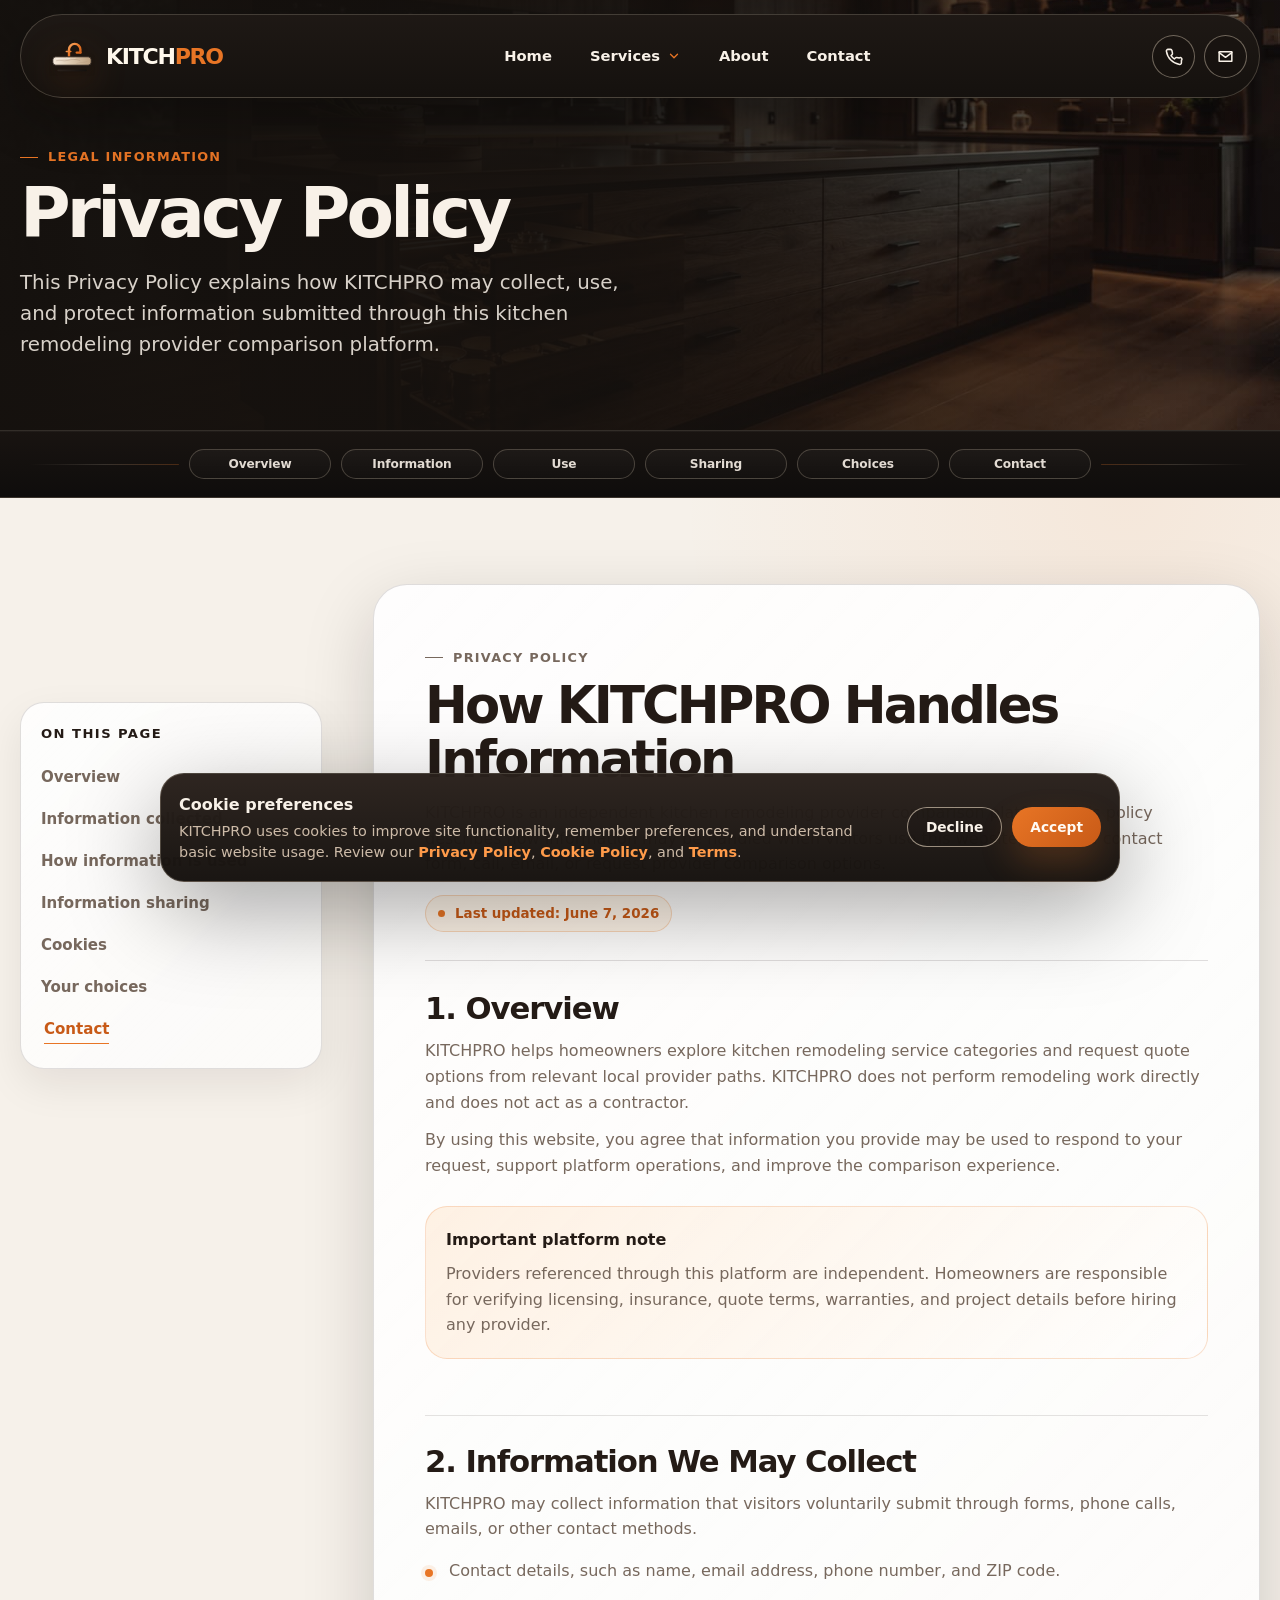
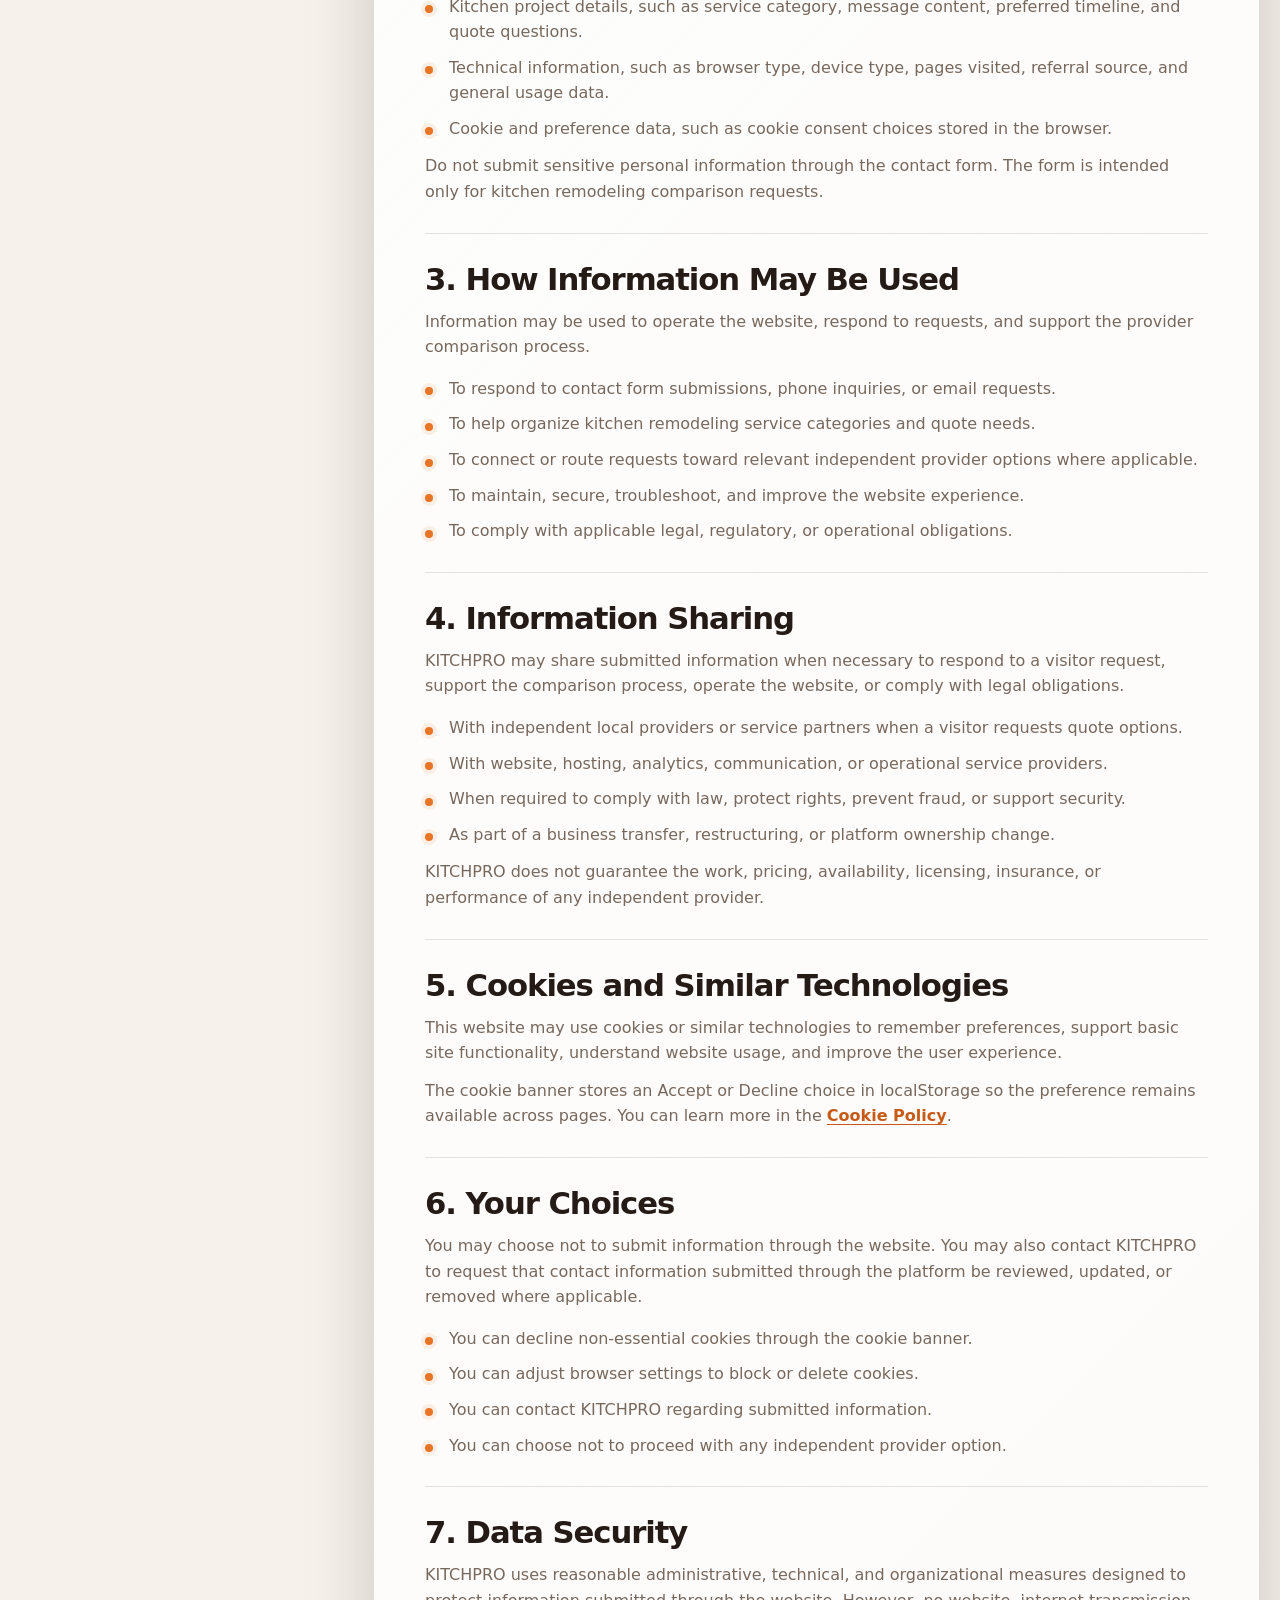
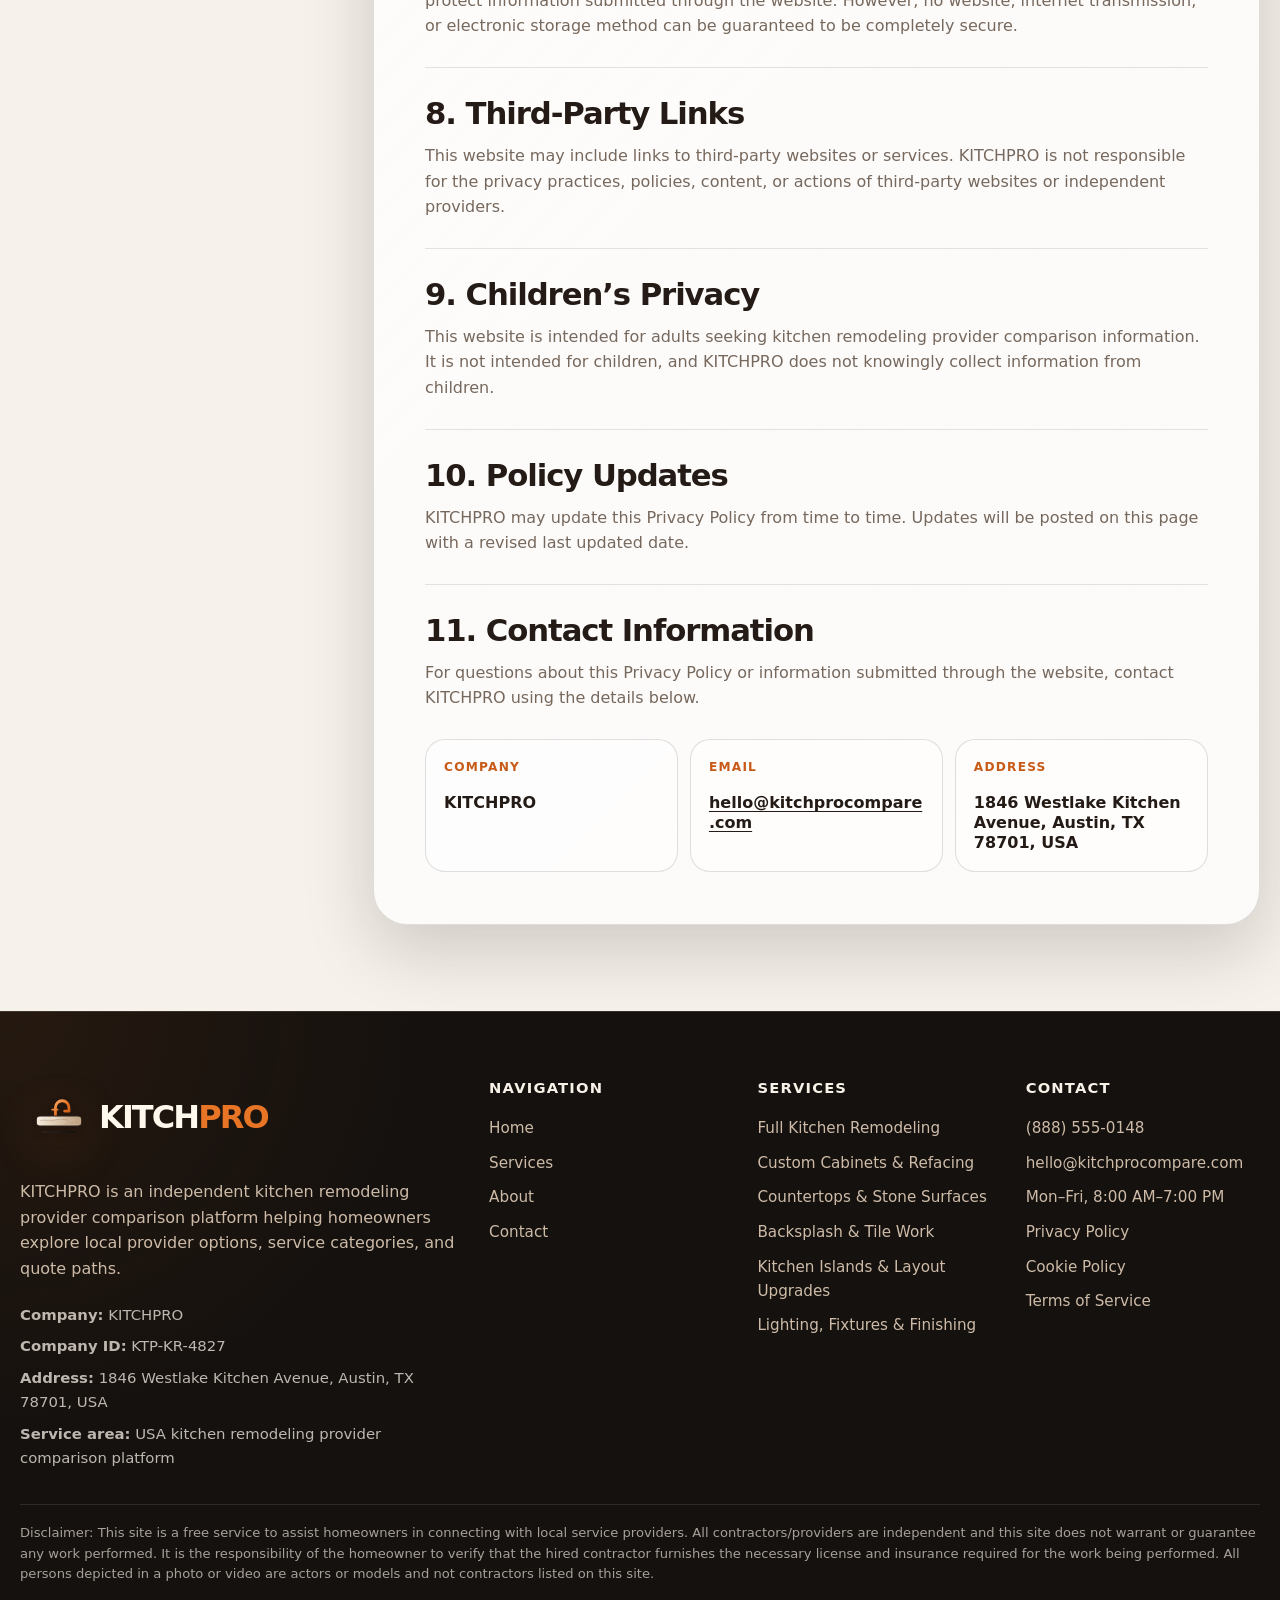
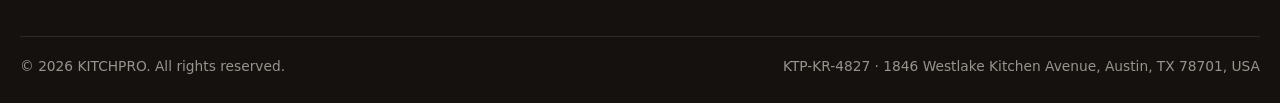
<file: privacy-policy.html>
<!DOCTYPE html>
<html lang="en">

<head>
    <meta charset="UTF-8" />
    <meta name="viewport" content="width=device-width, initial-scale=1.0" />
    <meta name="description"
        content="Read the KITCHPRO Privacy Policy for the kitchen remodeling provider comparison platform." />

    <title>Privacy Policy | KITCHPRO</title>

    <link rel="icon" href="/assets/favicon/favicon.svg?v=4" type="image/svg+xml">
    <meta name="theme-color" content="#15110E">
    <link rel="stylesheet" href="css/style.css" />
    <link rel="stylesheet" href="css/legal.css" />
</head>

<body>
    <a class="skip-link" href="#main">Skip to content</a>

    <header class="site-header" data-site-header>
        <div class="site-header__shell">
            <a class="logo" href="index.html" aria-label="KITCHPRO home" data-nav-link>
                <svg class="logo__icon" width="220" height="220" viewBox="0 0 220 220" fill="none"
                    xmlns="http://www.w3.org/2000/svg" aria-hidden="true">
                    <defs>
                        <linearGradient id="kpStoneHeaderLogoPrivacy" x1="46" y1="112" x2="174" y2="112"
                            gradientUnits="userSpaceOnUse">
                            <stop offset="0%" stop-color="#F6EBDD" />
                            <stop offset="48%" stop-color="#DCC7AD" />
                            <stop offset="100%" stop-color="#BEA180" />
                        </linearGradient>

                        <linearGradient id="kpCopperHeaderLogoPrivacy" x1="92" y1="48" x2="144" y2="106"
                            gradientUnits="userSpaceOnUse">
                            <stop offset="0%" stop-color="#FFB979" />
                            <stop offset="45%" stop-color="#E87525" />
                            <stop offset="100%" stop-color="#B94E13" />
                        </linearGradient>

                        <linearGradient id="kpShadowLineHeaderLogoPrivacy" x1="60" y1="140" x2="160" y2="148"
                            gradientUnits="userSpaceOnUse">
                            <stop offset="0%" stop-color="#2A211C" />
                            <stop offset="100%" stop-color="#15110E" />
                        </linearGradient>

                        <filter id="kpSoftShadowHeaderLogoPrivacy" x="34" y="34" width="152" height="126"
                            filterUnits="userSpaceOnUse" color-interpolation-filters="sRGB">
                            <feDropShadow dx="0" dy="12" stdDeviation="10" flood-color="#15110E" flood-opacity="0.25" />
                        </filter>

                        <clipPath id="kpSlabClipHeaderLogoPrivacy">
                            <rect x="46" y="96" width="128" height="28" rx="10" />
                        </clipPath>
                    </defs>

                    <g filter="url(#kpSoftShadowHeaderLogoPrivacy)">
                        <path d="M100 97V72C100 61.5066 108.507 53 119 53C129.493 53 138 61.5066 138 72V82"
                            stroke="url(#kpCopperHeaderLogoPrivacy)" stroke-width="8" stroke-linecap="round"
                            stroke-linejoin="round" />
                        <path d="M138 82H126" stroke="url(#kpCopperHeaderLogoPrivacy)" stroke-width="8"
                            stroke-linecap="round" />
                        <path d="M91 78H106" stroke="url(#kpCopperHeaderLogoPrivacy)" stroke-width="5"
                            stroke-linecap="round" />

                        <rect x="46" y="96" width="128" height="28" rx="10" fill="url(#kpStoneHeaderLogoPrivacy)"
                            stroke="#2A211C" stroke-width="3" />

                        <g clip-path="url(#kpSlabClipHeaderLogoPrivacy)">
                            <path d="M58 109C71 104 82 113 96 108C108 104 122 103 136 108" stroke="#7E634F"
                                stroke-opacity="0.30" stroke-width="2.4" stroke-linecap="round" />
                            <path d="M92 99C101 104 111 104 121 101" stroke="#FFFFFF" stroke-opacity="0.38"
                                stroke-width="2" stroke-linecap="round" />
                            <path d="M126 118C138 113 147 117 160 112" stroke="#8B705A" stroke-opacity="0.24"
                                stroke-width="2" stroke-linecap="round" />
                        </g>

                        <path d="M58 102H102" stroke="#FFFFFF" stroke-opacity="0.42" stroke-width="2.8"
                            stroke-linecap="round" />
                        <path d="M64 141H156" stroke="url(#kpShadowLineHeaderLogoPrivacy)" stroke-width="6"
                            stroke-linecap="round" />
                    </g>
                </svg>

                <span class="logo__word" aria-hidden="true">
                    <span>KITCH</span><span>PRO</span>
                </span>
            </a>

            <nav class="main-nav" aria-label="Primary navigation">
                <a class="nav-link" href="index.html" data-nav-link>Home</a>

                <div class="dropdown" data-services-dropdown>
                    <a class="dropdown__button" href="services.html" aria-expanded="false"
                        aria-controls="services-dropdown" data-dropdown-toggle data-nav-link>
                        Services
                        <svg class="dropdown__chevron" viewBox="0 0 24 24" aria-hidden="true">
                            <path d="M6 9L12 15L18 9" fill="none" stroke="currentColor" stroke-width="2.2"
                                stroke-linecap="round" stroke-linejoin="round" />
                        </svg>
                    </a>

                    <div class="dropdown__panel" id="services-dropdown" data-dropdown-panel hidden>
                        <div class="dropdown__list" data-service-menu></div>
                    </div>
                </div>

                <a class="nav-link" href="about.html" data-nav-link>About</a>
                <a class="nav-link" href="contact.html" data-nav-link>Contact</a>
            </nav>

            <div class="site-header__actions">
                <a class="icon-btn" href="tel:+18885550148" aria-label="Call KITCHPRO" data-phone-link>
                    <svg viewBox="0 0 24 24" aria-hidden="true">
                        <path
                            d="M22 16.92V20A2 2 0 0 1 19.82 22A19.86 19.86 0 0 1 3 5.18A2 2 0 0 1 5 3H8.09A2 2 0 0 1 10.06 4.72L10.7 7.82A2 2 0 0 1 10.14 9.65L8.9 10.89A16 16 0 0 0 13.11 15.1L14.35 13.86A2 2 0 0 1 16.18 13.3L19.28 13.94A2 2 0 0 1 22 16.92Z"
                            fill="none" stroke="currentColor" stroke-width="1.9" stroke-linecap="round"
                            stroke-linejoin="round" />
                    </svg>
                </a>

                <a class="icon-btn" href="mailto:hello@kitchprocompare.com" aria-label="Email KITCHPRO" data-email-link>
                    <svg viewBox="0 0 24 24" aria-hidden="true">
                        <path d="M4 6H20V18H4V6Z" fill="none" stroke="currentColor" stroke-width="1.9"
                            stroke-linejoin="round" />
                        <path d="M4 7L12 13L20 7" fill="none" stroke="currentColor" stroke-width="1.9"
                            stroke-linecap="round" stroke-linejoin="round" />
                    </svg>
                </a>

                <button class="mobile-toggle" type="button" aria-label="Open menu" aria-controls="mobile-menu"
                    aria-expanded="false" data-mobile-toggle>
                    <span></span>
                </button>
            </div>
        </div>
    </header>

    <div class="mobile-menu" id="mobile-menu" data-mobile-menu hidden>
        <div class="mobile-menu__panel" data-mobile-panel>


            <nav class="mobile-menu__nav" aria-label="Mobile navigation">
                <a class="mobile-menu__link" href="index.html" data-nav-link>Home</a>
                <a class="mobile-menu__link" href="services.html" data-nav-link>Services</a>
                <a class="mobile-menu__link" href="about.html" data-nav-link>About</a>
                <a class="mobile-menu__link" href="contact.html" data-nav-link>Contact</a>
            </nav>

            <div class="mobile-menu__section">
                <p class="mobile-menu__label">Kitchen services</p>
                <div class="mobile-menu__services" data-mobile-service-menu></div>
            </div>

            <div class="mobile-menu__contact">
                <a class="btn btn--primary btn--small" href="tel:+18885550148" data-phone-link>Call</a>
                <a class="btn btn--secondary btn--small" href="mailto:hello@kitchprocompare.com"
                    data-email-link>Email</a>
            </div>
        </div>
    </div>

    <main id="main">
        <section class="hero legal-hero" aria-labelledby="legal-hero-title">
            <div class="hero__inner">
                <div class="container-wide">
                    <div class="hero__content">
                        <p class="kicker">Legal information</p>

                        <h1 class="hero__title" id="legal-hero-title">
                            Privacy Policy
                        </h1>

                        <p class="hero__text">
                            This Privacy Policy explains how KITCHPRO may collect, use, and protect information
                            submitted through this kitchen remodeling provider comparison platform.
                        </p>
                    </div>
                </div>
            </div>
        </section>

        <nav class="anchor-strip" aria-label="Privacy policy sections">
            <div class="anchor-strip__inner">
                <a class="anchor-link" href="#overview">Overview</a>
                <a class="anchor-link" href="#information">Information</a>
                <a class="anchor-link" href="#use">Use</a>
                <a class="anchor-link" href="#sharing">Sharing</a>
                <a class="anchor-link" href="#choices">Choices</a>
                <a class="anchor-link" href="#contact-privacy">Contact</a>
            </div>
        </nav>

        <section class="legal-section section" aria-labelledby="privacy-title">
            <div class="container-wide">
                <div class="legal-layout">
                    <aside class="legal-sidebar" aria-label="Privacy policy navigation">
                        <p class="legal-sidebar__title">On this page</p>

                        <nav class="legal-sidebar__nav">
                            <a href="#overview">Overview</a>
                            <a href="#information">Information collected</a>
                            <a href="#use">How information is used</a>
                            <a href="#sharing">Information sharing</a>
                            <a href="#cookies">Cookies</a>
                            <a href="#choices">Your choices</a>
                            <a href="#contact-privacy">Contact</a>
                        </nav>
                    </aside>

                    <article class="legal-content">
                        <div class="legal-content__top">
                            <p class="section-kicker">Privacy Policy</p>
                            <h2 id="privacy-title">How KITCHPRO Handles Information</h2>
                            <p>
                                KITCHPRO is an independent kitchen remodeling provider comparison platform. This policy
                                describes how information may be handled when visitors use this website, submit a
                                contact form, call, email, or request provider comparison options.
                            </p>
                            <span class="legal-updated">Last updated: June 7, 2026</span>
                        </div>

                        <section class="legal-block" id="overview">
                            <h2>1. Overview</h2>
                            <p>
                                KITCHPRO helps homeowners explore kitchen remodeling service categories and request
                                quote options from relevant local provider paths. KITCHPRO does not perform remodeling
                                work directly and does not act as a contractor.
                            </p>
                            <p>
                                By using this website, you agree that information you provide may be used to respond to
                                your request, support platform operations, and improve the comparison experience.
                            </p>

                            <div class="legal-notice">
                                <strong>Important platform note</strong>
                                <p>
                                    Providers referenced through this platform are independent. Homeowners are
                                    responsible for verifying licensing, insurance, quote terms, warranties, and project
                                    details before hiring any provider.
                                </p>
                            </div>
                        </section>

                        <section class="legal-block" id="information">
                            <h2>2. Information We May Collect</h2>
                            <p>
                                KITCHPRO may collect information that visitors voluntarily submit through forms, phone
                                calls, emails, or other contact methods.
                            </p>

                            <ul>
                                <li>Contact details, such as name, email address, phone number, and ZIP code.</li>
                                <li>Kitchen project details, such as service category, message content, preferred
                                    timeline, and quote questions.</li>
                                <li>Technical information, such as browser type, device type, pages visited, referral
                                    source, and general usage data.</li>
                                <li>Cookie and preference data, such as cookie consent choices stored in the browser.
                                </li>
                            </ul>

                            <p>
                                Do not submit sensitive personal information through the contact form. The form is
                                intended only for kitchen remodeling comparison requests.
                            </p>
                        </section>

                        <section class="legal-block" id="use">
                            <h2>3. How Information May Be Used</h2>
                            <p>
                                Information may be used to operate the website, respond to requests, and support the
                                provider comparison process.
                            </p>

                            <ul>
                                <li>To respond to contact form submissions, phone inquiries, or email requests.</li>
                                <li>To help organize kitchen remodeling service categories and quote needs.</li>
                                <li>To connect or route requests toward relevant independent provider options where
                                    applicable.</li>
                                <li>To maintain, secure, troubleshoot, and improve the website experience.</li>
                                <li>To comply with applicable legal, regulatory, or operational obligations.</li>
                            </ul>
                        </section>

                        <section class="legal-block" id="sharing">
                            <h2>4. Information Sharing</h2>
                            <p>
                                KITCHPRO may share submitted information when necessary to respond to a visitor request,
                                support the comparison process, operate the website, or comply with legal obligations.
                            </p>

                            <ul>
                                <li>With independent local providers or service partners when a visitor requests quote
                                    options.</li>
                                <li>With website, hosting, analytics, communication, or operational service providers.
                                </li>
                                <li>When required to comply with law, protect rights, prevent fraud, or support
                                    security.</li>
                                <li>As part of a business transfer, restructuring, or platform ownership change.</li>
                            </ul>

                            <p>
                                KITCHPRO does not guarantee the work, pricing, availability, licensing, insurance, or
                                performance of any independent provider.
                            </p>
                        </section>

                        <section class="legal-block" id="cookies">
                            <h2>5. Cookies and Similar Technologies</h2>
                            <p>
                                This website may use cookies or similar technologies to remember preferences, support
                                basic site functionality, understand website usage, and improve the user experience.
                            </p>
                            <p>
                                The cookie banner stores an Accept or Decline choice in localStorage so the preference
                                remains available across pages. You can learn more in the <a
                                    href="cookie-policy.html">Cookie Policy</a>.
                            </p>
                        </section>

                        <section class="legal-block" id="choices">
                            <h2>6. Your Choices</h2>
                            <p>
                                You may choose not to submit information through the website. You may also contact
                                KITCHPRO to request that contact information submitted through the platform be reviewed,
                                updated, or removed where applicable.
                            </p>

                            <ul>
                                <li>You can decline non-essential cookies through the cookie banner.</li>
                                <li>You can adjust browser settings to block or delete cookies.</li>
                                <li>You can contact KITCHPRO regarding submitted information.</li>
                                <li>You can choose not to proceed with any independent provider option.</li>
                            </ul>
                        </section>

                        <section class="legal-block">
                            <h2>7. Data Security</h2>
                            <p>
                                KITCHPRO uses reasonable administrative, technical, and organizational measures designed
                                to protect information submitted through the website. However, no website, internet
                                transmission, or electronic storage method can be guaranteed to be completely secure.
                            </p>
                        </section>

                        <section class="legal-block">
                            <h2>8. Third-Party Links</h2>
                            <p>
                                This website may include links to third-party websites or services. KITCHPRO is not
                                responsible for the privacy practices, policies, content, or actions of third-party
                                websites or independent providers.
                            </p>
                        </section>

                        <section class="legal-block">
                            <h2>9. Children’s Privacy</h2>
                            <p>
                                This website is intended for adults seeking kitchen remodeling provider comparison
                                information. It is not intended for children, and KITCHPRO does not knowingly collect
                                information from children.
                            </p>
                        </section>

                        <section class="legal-block">
                            <h2>10. Policy Updates</h2>
                            <p>
                                KITCHPRO may update this Privacy Policy from time to time. Updates will be posted on
                                this page with a revised last updated date.
                            </p>
                        </section>

                        <section class="legal-block" id="contact-privacy">
                            <h2>11. Contact Information</h2>
                            <p>
                                For questions about this Privacy Policy or information submitted through the website,
                                contact KITCHPRO using the details below.
                            </p>

                            <div class="legal-contact-strip">
                                <div class="legal-contact-item">
                                    <span>Company</span>
                                    <strong data-company-name>KITCHPRO</strong>
                                </div>

                                <div class="legal-contact-item">
                                    <span>Email</span>
                                    <a href="mailto:hello@kitchprocompare.com" data-email-link
                                        data-email>hello@kitchprocompare.com</a>
                                </div>

                                <div class="legal-contact-item">
                                    <span>Address</span>
                                    <strong data-address>1846 Westlake Kitchen Avenue, Austin, TX 78701, USA</strong>
                                </div>
                            </div>
                        </section>
                    </article>
                </div>
            </div>
        </section>
    </main>

    <footer class="site-footer">
        <div class="site-footer__top">
            <div class="container-wide">
                <div class="site-footer__grid">
                    <div class="footer__brand">
                        <a class="logo logo--large" href="index.html" aria-label="KITCHPRO home">
                            <svg class="logo__icon" width="220" height="220" viewBox="0 0 220 220" fill="none"
                                xmlns="http://www.w3.org/2000/svg" aria-hidden="true">
                                <defs>
                                    <linearGradient id="kpStoneHeaderLogoPrivacyFooter" x1="46" y1="112" x2="174"
                                        y2="112" gradientUnits="userSpaceOnUse">
                                        <stop offset="0%" stop-color="#F6EBDD" />
                                        <stop offset="48%" stop-color="#DCC7AD" />
                                        <stop offset="100%" stop-color="#BEA180" />
                                    </linearGradient>

                                    <linearGradient id="kpCopperHeaderLogoPrivacyFooter" x1="92" y1="48" x2="144"
                                        y2="106" gradientUnits="userSpaceOnUse">
                                        <stop offset="0%" stop-color="#FFB979" />
                                        <stop offset="45%" stop-color="#E87525" />
                                        <stop offset="100%" stop-color="#B94E13" />
                                    </linearGradient>

                                    <linearGradient id="kpShadowLineHeaderLogoPrivacyFooter" x1="60" y1="140" x2="160"
                                        y2="148" gradientUnits="userSpaceOnUse">
                                        <stop offset="0%" stop-color="#2A211C" />
                                        <stop offset="100%" stop-color="#15110E" />
                                    </linearGradient>

                                    <filter id="kpSoftShadowHeaderLogoPrivacyFooter" x="34" y="34" width="152"
                                        height="126" filterUnits="userSpaceOnUse" color-interpolation-filters="sRGB">
                                        <feDropShadow dx="0" dy="12" stdDeviation="10" flood-color="#15110E"
                                            flood-opacity="0.25" />
                                    </filter>

                                    <clipPath id="kpSlabClipHeaderLogoPrivacyFooter">
                                        <rect x="46" y="96" width="128" height="28" rx="10" />
                                    </clipPath>
                                </defs>

                                <g filter="url(#kpSoftShadowHeaderLogoPrivacyFooter)">
                                    <path d="M100 97V72C100 61.5066 108.507 53 119 53C129.493 53 138 61.5066 138 72V82"
                                        stroke="url(#kpCopperHeaderLogoPrivacyFooter)" stroke-width="8"
                                        stroke-linecap="round" stroke-linejoin="round" />
                                    <path d="M138 82H126" stroke="url(#kpCopperHeaderLogoPrivacyFooter)"
                                        stroke-width="8" stroke-linecap="round" />
                                    <path d="M91 78H106" stroke="url(#kpCopperHeaderLogoPrivacyFooter)" stroke-width="5"
                                        stroke-linecap="round" />

                                    <rect x="46" y="96" width="128" height="28" rx="10"
                                        fill="url(#kpStoneHeaderLogoPrivacyFooter)" stroke="#2A211C" stroke-width="3" />

                                    <g clip-path="url(#kpSlabClipHeaderLogoPrivacyFooter)">
                                        <path d="M58 109C71 104 82 113 96 108C108 104 122 103 136 108" stroke="#7E634F"
                                            stroke-opacity="0.30" stroke-width="2.4" stroke-linecap="round" />
                                        <path d="M92 99C101 104 111 104 121 101" stroke="#FFFFFF" stroke-opacity="0.38"
                                            stroke-width="2" stroke-linecap="round" />
                                        <path d="M126 118C138 113 147 117 160 112" stroke="#8B705A"
                                            stroke-opacity="0.24" stroke-width="2" stroke-linecap="round" />
                                    </g>

                                    <path d="M58 102H102" stroke="#FFFFFF" stroke-opacity="0.42" stroke-width="2.8"
                                        stroke-linecap="round" />
                                    <path d="M64 141H156" stroke="url(#kpShadowLineHeaderLogoPrivacyFooter)"
                                        stroke-width="6" stroke-linecap="round" />
                                </g>
                            </svg>

                            <span class="logo__word" aria-hidden="true">
                                <span>KITCH</span><span>PRO</span>
                            </span>
                        </a>

                        <p data-footer-description>
                            KITCHPRO is an independent kitchen remodeling provider comparison platform helping
                            homeowners explore local provider options, service categories, and quote paths.
                        </p>

                        <div class="footer__meta">
                            <span><strong>Company:</strong> <span data-company-name>KITCHPRO</span></span>
                            <span><strong>Company ID:</strong> <span data-company-id>KTP-KR-4827</span></span>
                            <span><strong>Address:</strong> <span data-address>1846 Westlake Kitchen Avenue, Austin, TX
                                    78701, USA</span></span>
                            <span><strong>Service area:</strong> <span data-service-area>USA kitchen remodeling provider
                                    comparison platform</span></span>
                        </div>
                    </div>

                    <div>
                        <h2 class="footer__title">Navigation</h2>
                        <ul class="footer__list">
                            <li><a class="footer__link" href="index.html" data-nav-link>Home</a></li>
                            <li><a class="footer__link" href="services.html" data-nav-link>Services</a></li>
                            <li><a class="footer__link" href="about.html" data-nav-link>About</a></li>
                            <li><a class="footer__link" href="contact.html" data-nav-link>Contact</a></li>
                        </ul>
                    </div>

                    <div>
                        <h2 class="footer__title">Services</h2>
                        <ul class="footer__list" data-footer-service-menu></ul>
                    </div>

                    <div>
                        <h2 class="footer__title">Contact</h2>
                        <ul class="footer__list">
                            <li><a class="footer__link" href="tel:+18885550148" data-phone-link data-phone-display>(888)
                                    555-0148</a></li>
                            <li><a class="footer__link" href="mailto:hello@kitchprocompare.com" data-email-link
                                    data-email>hello@kitchprocompare.com</a></li>
                            <li><span class="footer__link" data-support-hours>Mon–Fri, 8:00 AM–7:00 PM</span></li>
                            <li><a class="footer__link" href="privacy-policy.html">Privacy Policy</a></li>
                            <li><a class="footer__link" href="cookie-policy.html">Cookie Policy</a></li>
                            <li><a class="footer__link" href="terms-of-service.html">Terms of Service</a></li>
                        </ul>
                    </div>
                </div>

                <p class="site-footer__disclaimer" data-footer-disclaimer>
                    Disclaimer: This site is a free service to assist homeowners in connecting with local service
                    providers. All contractors/providers are independent and this site does not warrant or guarantee any
                    work performed. It is the responsibility of the homeowner to verify that the hired contractor
                    furnishes the necessary license and insurance required for the work being performed. All persons
                    depicted in a photo or video are actors or models and not contractors listed on this site.
                </p>
            </div>
        </div>

        <div class="site-footer__bottom">
            <div class="container-wide">
                <div class="site-footer__bottom-inner">
                    <span>© <span data-current-year></span> <span data-company-name>KITCHPRO</span>. All rights
                        reserved.</span>
                    <span><span data-company-id>KTP-KR-4827</span> · <span data-address>1846 Westlake Kitchen Avenue,
                            Austin, TX 78701, USA</span></span>
                </div>
            </div>
        </div>
    </footer>

    <script src="js/config.js"></script>
    <script src="js/main.js"></script>
    <script src="js/legal.js"></script>
</body>

</html>
</file>
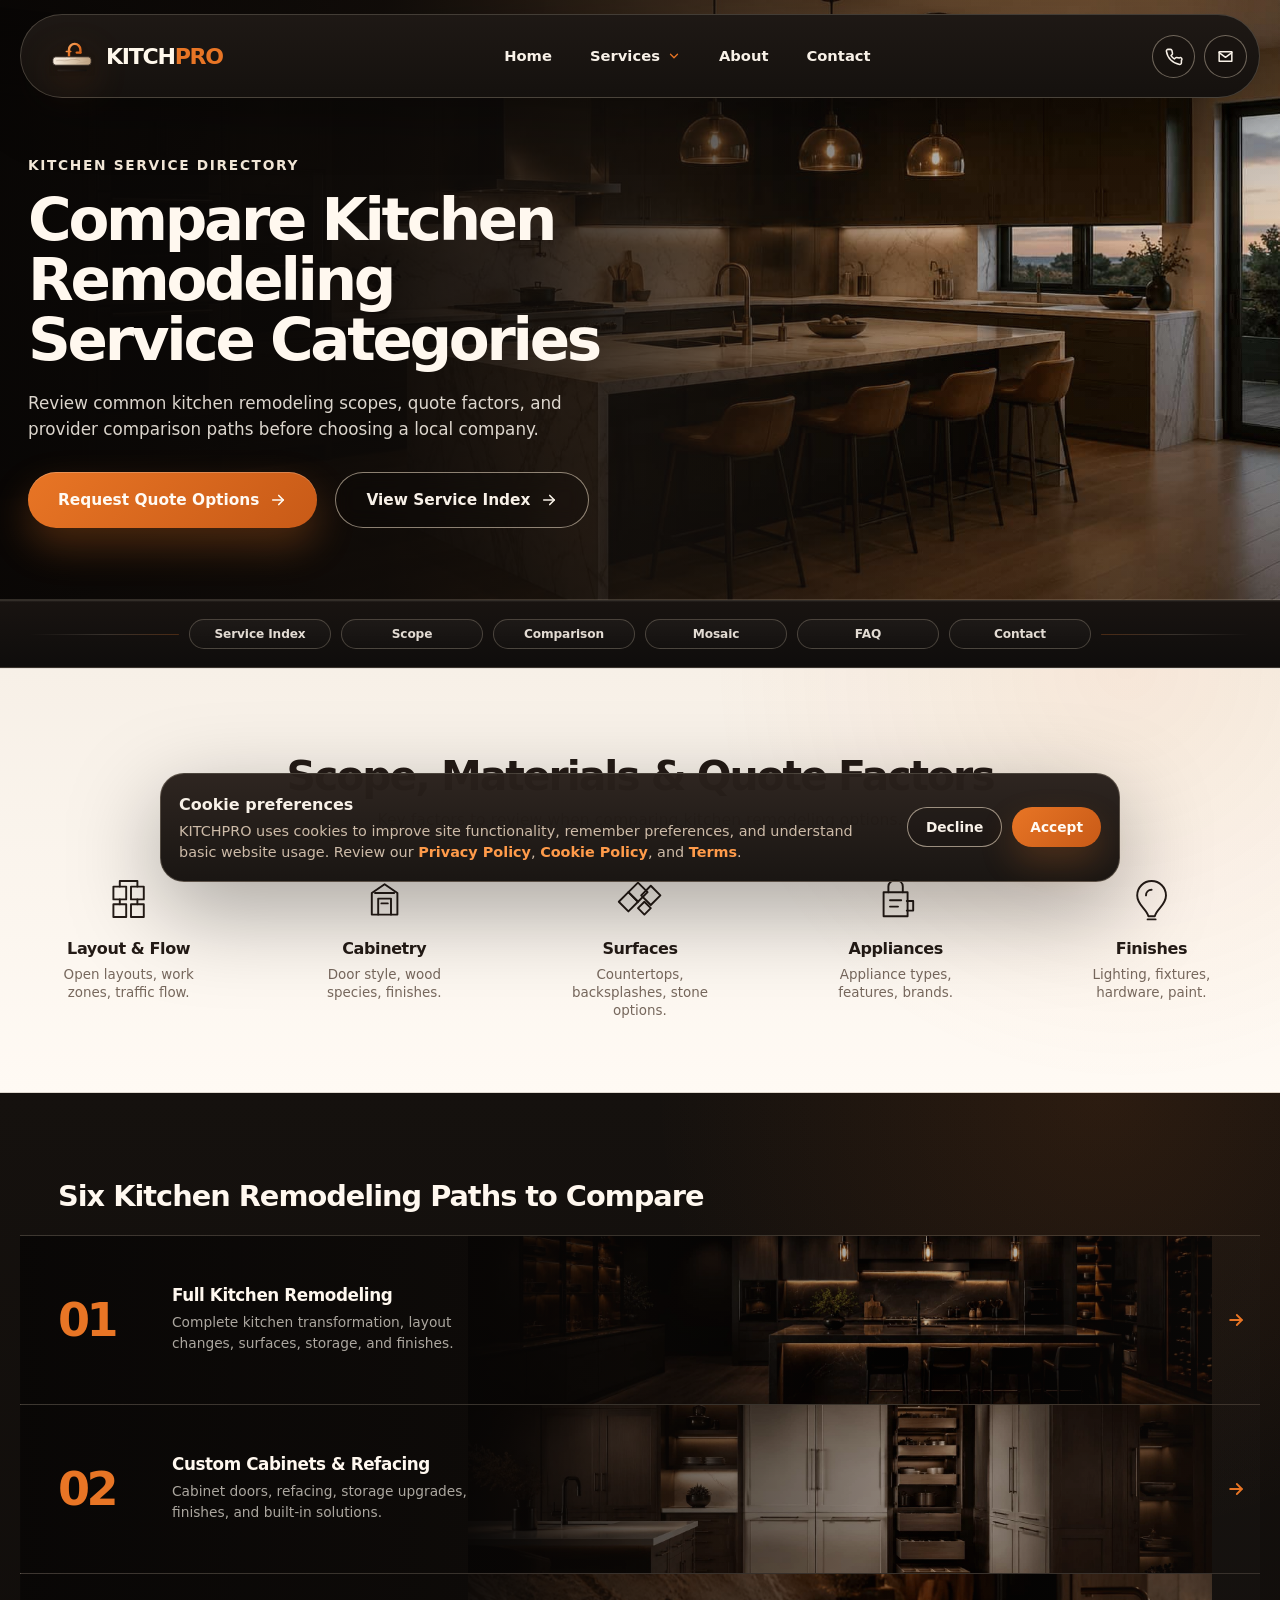
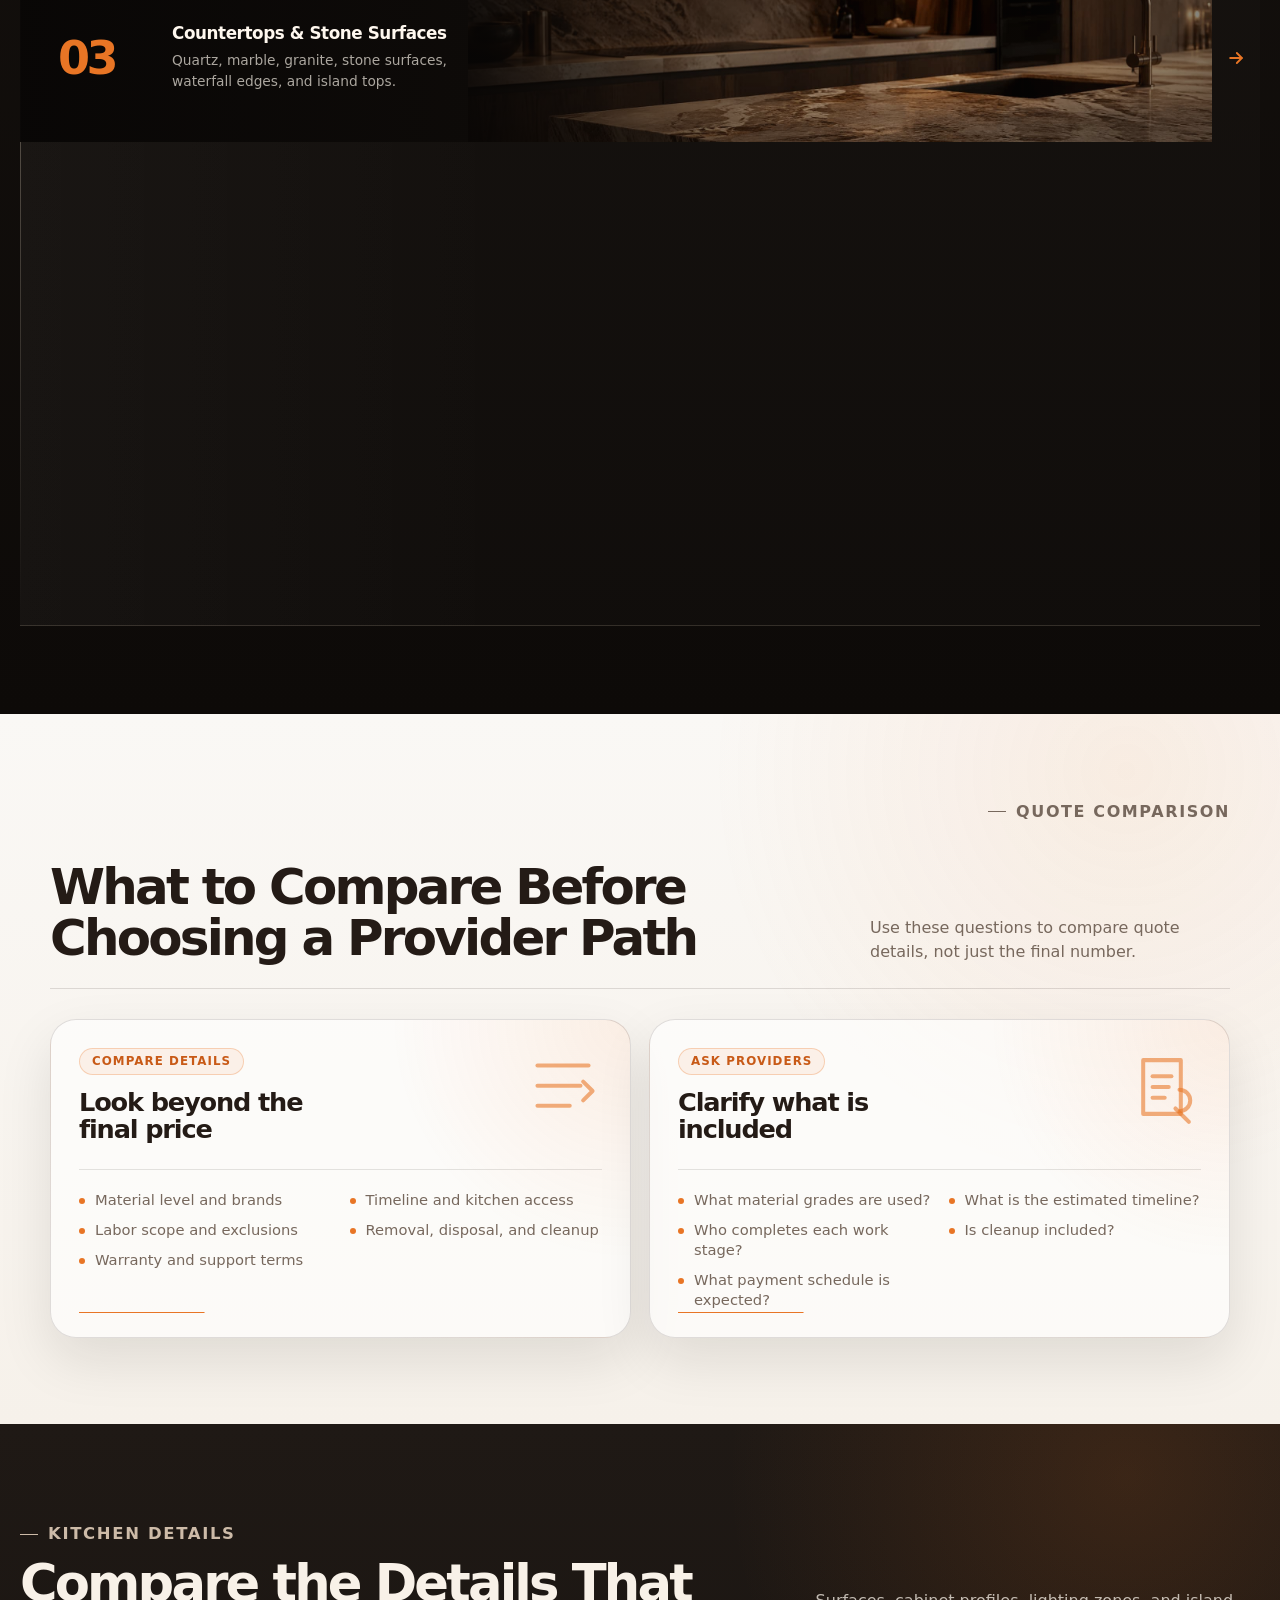
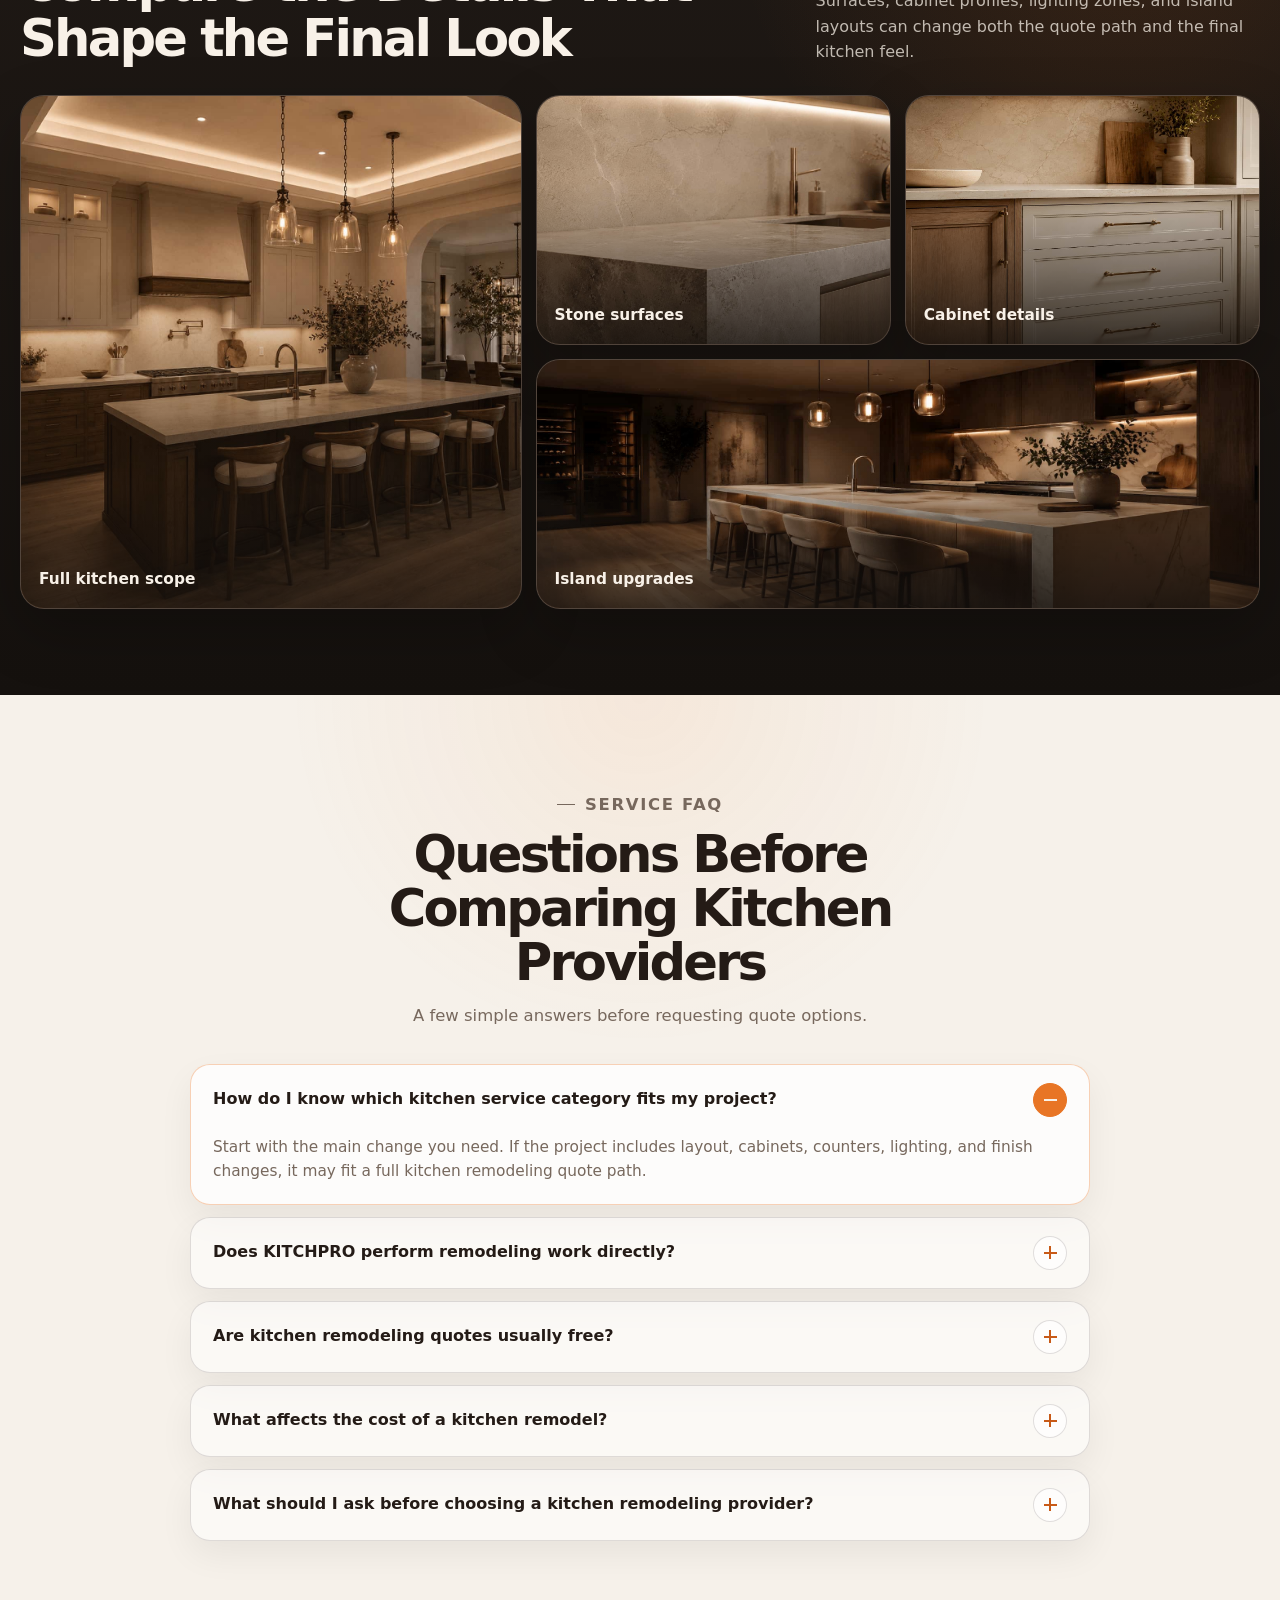
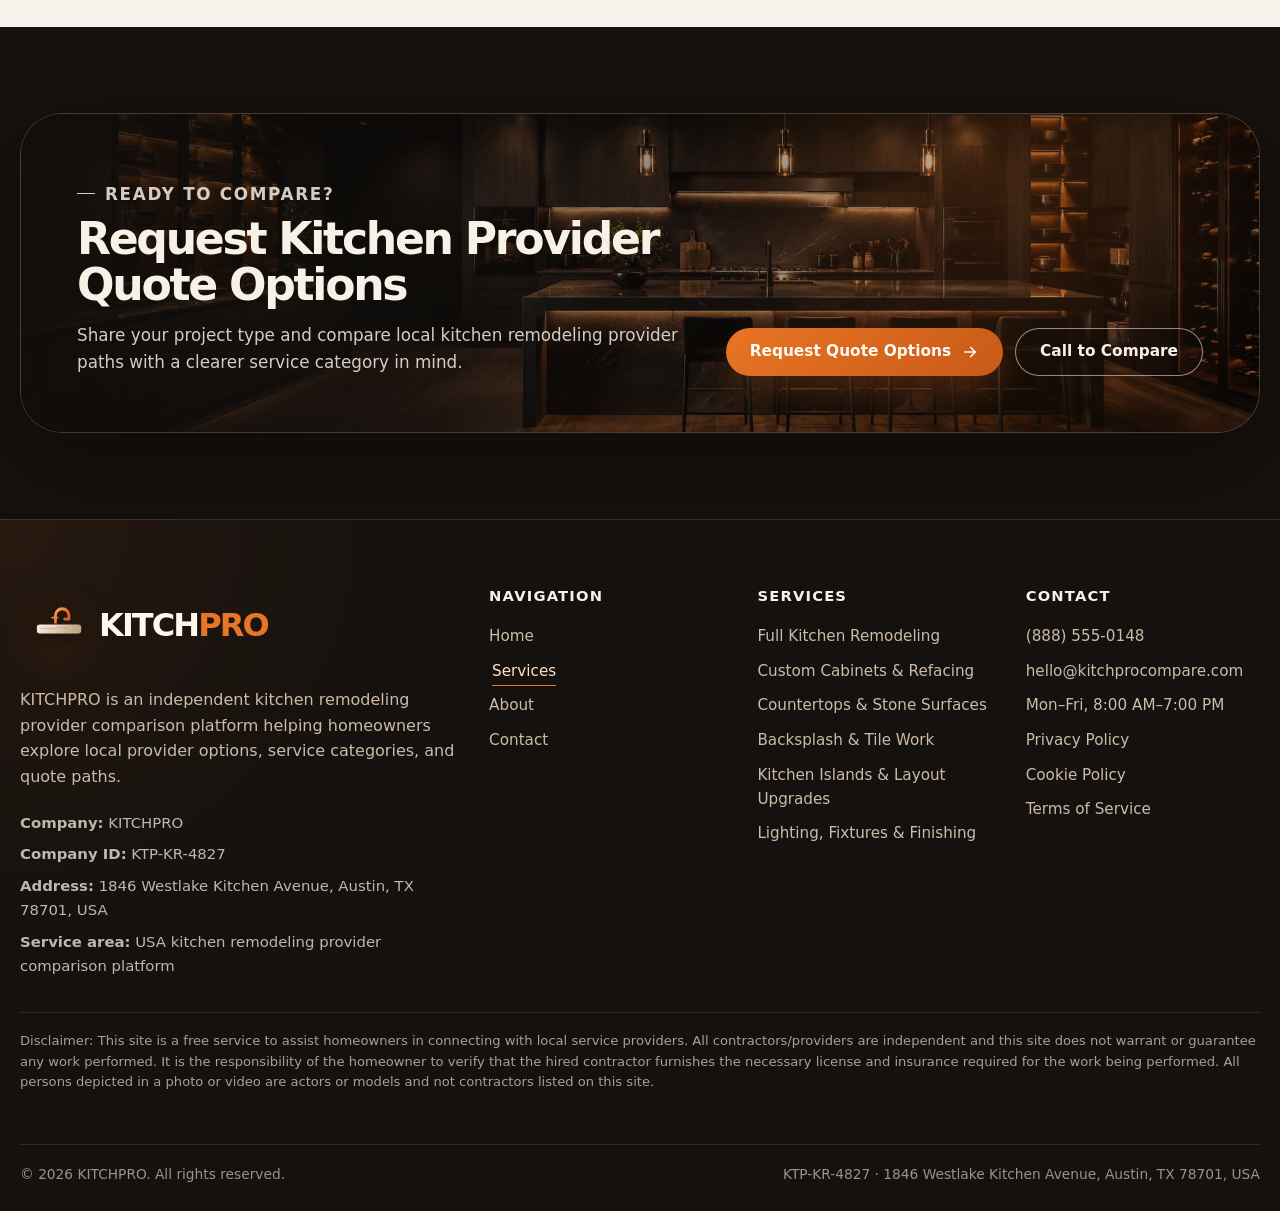
<file: services.html>
<!DOCTYPE html>
<html lang="en">

<head>
    <meta charset="UTF-8" />
    <meta name="viewport" content="width=device-width, initial-scale=1.0" />
    <meta name="description"
        content="Explore KITCHPRO kitchen remodeling service categories and compare local provider quote options." />

    <title>Services | KITCHPRO Kitchen Provider Comparison</title>

    <link rel="icon" href="/assets/favicon/favicon.svg?v=4" type="image/svg+xml">
    <meta name="theme-color" content="#15110E">
    <link rel="stylesheet" href="css/style.css" />
    <link rel="stylesheet" href="css/services.css" />
</head>

<body>
    <a class="skip-link" href="#main">Skip to content</a>

    <header class="site-header" data-site-header>
        <div class="site-header__shell">
            <a class="logo" href="index.html" aria-label="KITCHPRO home" data-nav-link>
                <svg class="logo__icon" width="220" height="220" viewBox="0 0 220 220" fill="none"
                    xmlns="http://www.w3.org/2000/svg" aria-hidden="true">
                    <defs>
                        <linearGradient id="kpStoneServicesHeader" x1="46" y1="112" x2="174" y2="112"
                            gradientUnits="userSpaceOnUse">
                            <stop offset="0%" stop-color="#F6EBDD" />
                            <stop offset="48%" stop-color="#DCC7AD" />
                            <stop offset="100%" stop-color="#BEA180" />
                        </linearGradient>
                        <linearGradient id="kpCopperServicesHeader" x1="92" y1="48" x2="144" y2="106"
                            gradientUnits="userSpaceOnUse">
                            <stop offset="0%" stop-color="#FFB979" />
                            <stop offset="45%" stop-color="#E87525" />
                            <stop offset="100%" stop-color="#B94E13" />
                        </linearGradient>
                        <linearGradient id="kpShadowLineServicesHeader" x1="60" y1="140" x2="160" y2="148"
                            gradientUnits="userSpaceOnUse">
                            <stop offset="0%" stop-color="#2A211C" />
                            <stop offset="100%" stop-color="#15110E" />
                        </linearGradient>
                        <filter id="kpSoftShadowServicesHeader" x="34" y="34" width="152" height="126"
                            filterUnits="userSpaceOnUse" color-interpolation-filters="sRGB">
                            <feDropShadow dx="0" dy="12" stdDeviation="10" flood-color="#15110E" flood-opacity="0.25" />
                        </filter>
                        <clipPath id="kpSlabClipServicesHeader">
                            <rect x="46" y="96" width="128" height="28" rx="10" />
                        </clipPath>
                    </defs>

                    <g filter="url(#kpSoftShadowServicesHeader)">
                        <path d="M100 97V72C100 61.5066 108.507 53 119 53C129.493 53 138 61.5066 138 72V82"
                            stroke="url(#kpCopperServicesHeader)" stroke-width="8" stroke-linecap="round"
                            stroke-linejoin="round" />
                        <path d="M138 82H126" stroke="url(#kpCopperServicesHeader)" stroke-width="8"
                            stroke-linecap="round" />
                        <path d="M91 78H106" stroke="url(#kpCopperServicesHeader)" stroke-width="5"
                            stroke-linecap="round" />
                        <rect x="46" y="96" width="128" height="28" rx="10" fill="url(#kpStoneServicesHeader)"
                            stroke="#2A211C" stroke-width="3" />
                        <g clip-path="url(#kpSlabClipServicesHeader)">
                            <path d="M58 109C71 104 82 113 96 108C108 104 122 103 136 108" stroke="#7E634F"
                                stroke-opacity="0.30" stroke-width="2.4" stroke-linecap="round" />
                            <path d="M92 99C101 104 111 104 121 101" stroke="#FFFFFF" stroke-opacity="0.38"
                                stroke-width="2" stroke-linecap="round" />
                            <path d="M126 118C138 113 147 117 160 112" stroke="#8B705A" stroke-opacity="0.24"
                                stroke-width="2" stroke-linecap="round" />
                        </g>
                        <path d="M58 102H102" stroke="#FFFFFF" stroke-opacity="0.42" stroke-width="2.8"
                            stroke-linecap="round" />
                        <path d="M64 141H156" stroke="url(#kpShadowLineServicesHeader)" stroke-width="6"
                            stroke-linecap="round" />
                    </g>
                </svg>

                <span class="logo__word" aria-hidden="true">
                    <span>KITCH</span><span>PRO</span>
                </span>
            </a>

            <nav class="main-nav" aria-label="Primary navigation">
                <a class="nav-link" href="index.html" data-nav-link>Home</a>

                <div class="dropdown" data-services-dropdown>
                    <a class="dropdown__button" href="services.html" aria-expanded="false"
                        aria-controls="services-dropdown" data-dropdown-toggle data-nav-link>
                        Services
                        <svg class="dropdown__chevron" viewBox="0 0 24 24" aria-hidden="true">
                            <path d="M6 9L12 15L18 9" fill="none" stroke="currentColor" stroke-width="2.2"
                                stroke-linecap="round" stroke-linejoin="round" />
                        </svg>
                    </a>

                    <div class="dropdown__panel" id="services-dropdown" data-dropdown-panel hidden>
                        <div class="dropdown__list" data-service-menu></div>
                    </div>
                </div>

                <a class="nav-link" href="about.html" data-nav-link>About</a>
                <a class="nav-link" href="contact.html" data-nav-link>Contact</a>
            </nav>

            <div class="site-header__actions">
                <a class="icon-btn" href="tel:+18885550148" aria-label="Call KITCHPRO" data-phone-link>
                    <svg viewBox="0 0 24 24" aria-hidden="true">
                        <path
                            d="M22 16.92V20A2 2 0 0 1 19.82 22A19.86 19.86 0 0 1 3 5.18A2 2 0 0 1 5 3H8.09A2 2 0 0 1 10.06 4.72L10.7 7.82A2 2 0 0 1 10.14 9.65L8.9 10.89A16 16 0 0 0 13.11 15.1L14.35 13.86A2 2 0 0 1 16.18 13.3L19.28 13.94A2 2 0 0 1 22 16.92Z"
                            fill="none" stroke="currentColor" stroke-width="1.9" stroke-linecap="round"
                            stroke-linejoin="round" />
                    </svg>
                </a>

                <a class="icon-btn" href="mailto:hello@kitchprocompare.com" aria-label="Email KITCHPRO" data-email-link>
                    <svg viewBox="0 0 24 24" aria-hidden="true">
                        <path d="M4 6H20V18H4V6Z" fill="none" stroke="currentColor" stroke-width="1.9"
                            stroke-linejoin="round" />
                        <path d="M4 7L12 13L20 7" fill="none" stroke="currentColor" stroke-width="1.9"
                            stroke-linecap="round" stroke-linejoin="round" />
                    </svg>
                </a>

                <button class="mobile-toggle" type="button" aria-label="Open menu" aria-controls="mobile-menu"
                    aria-expanded="false" data-mobile-toggle>
                    <span></span>
                </button>
            </div>
        </div>
    </header>

    <div class="mobile-menu" id="mobile-menu" data-mobile-menu hidden>
        <div class="mobile-menu__panel" data-mobile-panel>


            <nav class="mobile-menu__nav" aria-label="Mobile navigation">
                <a class="mobile-menu__link" href="index.html" data-nav-link>Home</a>
                <a class="mobile-menu__link" href="services.html" data-nav-link>Services</a>
                <a class="mobile-menu__link" href="about.html" data-nav-link>About</a>
                <a class="mobile-menu__link" href="contact.html" data-nav-link>Contact</a>
            </nav>

            <div class="mobile-menu__section">
                <p class="mobile-menu__label">Kitchen services</p>
                <div class="mobile-menu__services" data-mobile-service-menu></div>
            </div>

            <div class="mobile-menu__contact">
                <a class="btn btn--primary btn--small" href="tel:+18885550148" data-phone-link>Call</a>
                <a class="btn btn--secondary btn--small" href="mailto:hello@kitchprocompare.com"
                    data-email-link>Email</a>
            </div>
        </div>
    </div>

    <main id="main">
        <section class="hero services-hero" aria-labelledby="services-hero-title">
            <div class="hero__inner">
                <div class="container-wide">
                    <div class="hero__content">
                        <p class="kicker">Kitchen service directory</p>

                        <h1 class="hero__title" id="services-hero-title">
                            Compare Kitchen Remodeling Service Categories
                        </h1>

                        <p class="hero__text">
                            Review common kitchen remodeling scopes, quote factors, and provider comparison paths before
                            choosing a local company.
                        </p>

                        <div class="hero__actions">
                            <a class="btn btn--primary" href="contact.html#contact-form">
                                <span data-cta-text="contact">Request Quote Options</span>
                                <svg class="btn__arrow" viewBox="0 0 24 24" aria-hidden="true">
                                    <path d="M5 12H19" fill="none" stroke="currentColor" stroke-width="2.2"
                                        stroke-linecap="round" />
                                    <path d="M13 6L19 12L13 18" fill="none" stroke="currentColor" stroke-width="2.2"
                                        stroke-linecap="round" stroke-linejoin="round" />
                                </svg>
                            </a>

                            <a class="btn btn--secondary" href="#service-index">
                                View Service Index
                                <svg class="btn__arrow" viewBox="0 0 24 24" aria-hidden="true">
                                    <path d="M5 12H19" fill="none" stroke="currentColor" stroke-width="2.2"
                                        stroke-linecap="round" />
                                    <path d="M13 6L19 12L13 18" fill="none" stroke="currentColor" stroke-width="2.2"
                                        stroke-linecap="round" stroke-linejoin="round" />
                                </svg>
                            </a>
                        </div>

                        <div class="hero__chips" aria-label="Service comparison highlights">
                            <div class="hero-chip">
                                <svg viewBox="0 0 24 24" aria-hidden="true">
                                    <path d="M4 5H20" fill="none" stroke="currentColor" stroke-width="1.8"
                                        stroke-linecap="round" />
                                    <path d="M4 12H16" fill="none" stroke="currentColor" stroke-width="1.8"
                                        stroke-linecap="round" />
                                    <path d="M4 19H12" fill="none" stroke="currentColor" stroke-width="1.8"
                                        stroke-linecap="round" />
                                </svg>
                                <span>Clear service categories</span>
                            </div>

                            <div class="hero-chip">
                                <svg viewBox="0 0 24 24" aria-hidden="true">
                                    <path d="M3 20H21" fill="none" stroke="currentColor" stroke-width="1.8"
                                        stroke-linecap="round" />
                                    <path d="M6 20V8L12 4L18 8V20" fill="none" stroke="currentColor" stroke-width="1.8"
                                        stroke-linejoin="round" />
                                    <path d="M10 20V14H14V20" fill="none" stroke="currentColor" stroke-width="1.8"
                                        stroke-linejoin="round" />
                                </svg>
                                <span>Local provider options</span>
                            </div>

                            <div class="hero-chip">
                                <svg viewBox="0 0 24 24" aria-hidden="true">
                                    <path d="M9 11L12 14L22 4" fill="none" stroke="currentColor" stroke-width="1.8"
                                        stroke-linecap="round" stroke-linejoin="round" />
                                    <path d="M21 12V19A2 2 0 0 1 19 21H5A2 2 0 0 1 3 19V5A2 2 0 0 1 5 3H16" fill="none"
                                        stroke="currentColor" stroke-width="1.8" stroke-linecap="round" />
                                </svg>
                                <span>Aggregator-safe quote path</span>
                            </div>
                        </div>
                    </div>
                </div>
            </div>
        </section>

        <nav class="anchor-strip" aria-label="Services page sections">
            <div class="anchor-strip__inner">
                <a class="anchor-link" href="#service-index">Service Index</a>
                <a class="anchor-link" href="#scope">Scope</a>
                <a class="anchor-link" href="#comparison">Comparison</a>
                <a class="anchor-link" href="#gallery">Mosaic</a>
                <a class="anchor-link" href="#services-faq">FAQ</a>
                <a class="anchor-link" href="#services-cta">Contact</a>
            </div>
        </nav>

        <section class="scope-section section section--light" id="scope" aria-labelledby="scope-title">
            <div class="container-wide">
                <div class="scope-section__heading">
                    <h2 id="scope-title">Scope, Materials &amp; Quote Factors</h2>
                    <p>
                        Key factors to review when comparing kitchen remodeling options.
                    </p>
                </div>
        
                <div class="scope-factor-grid" aria-label="Kitchen remodeling comparison factors">
                    <article class="scope-factor">
                        <span class="scope-factor__icon" aria-hidden="true">
                            <svg viewBox="0 0 64 64">
                                <path d="M13 17H29V33H13V17Z" />
                                <path d="M35 17H51V33H35V17Z" />
                                <path d="M13 39H29V55H13V39Z" />
                                <path d="M35 39H51V55H35V39Z" />
                                <path d="M21 17V10H43V17" />
                                <path d="M21 39V33" />
                                <path d="M43 39V33" />
                            </svg>
                        </span>
        
                        <h3>Layout &amp; Flow</h3>
                        <p>Open layouts, work zones, traffic flow.</p>
                    </article>
        
                    <article class="scope-factor">
                        <span class="scope-factor__icon" aria-hidden="true">
                            <svg viewBox="0 0 64 64">
                                <path d="M16 25L32 14L48 25V52H16V25Z" />
                                <path d="M24 52V32H40V52" />
                                <path d="M20 25H44" />
                                <path d="M28 38H36" />
                            </svg>
                        </span>
        
                        <h3>Cabinetry</h3>
                        <p>Door style, wood species, finishes.</p>
                    </article>
        
                    <article class="scope-factor">
                        <span class="scope-factor__icon" aria-hidden="true">
                            <svg viewBox="0 0 64 64">
                                <path d="M18 24L30 12L42 24L30 36L18 24Z" />
                                <path d="M34 28L46 16L58 28L46 40L34 28Z" />
                                <path d="M6 36L18 24L30 36L18 48L6 36Z" />
                                <path d="M30 44L38 36L46 44L38 52L30 44Z" />
                            </svg>
                        </span>
        
                        <h3>Surfaces</h3>
                        <p>Countertops, backsplashes, stone options.</p>
                    </article>
        
                    <article class="scope-factor">
                        <span class="scope-factor__icon" aria-hidden="true">
                            <svg viewBox="0 0 64 64">
                                <path d="M17 24H47V54H17V24Z" />
                                <path d="M23 24V17C23 12 27 9 32 9C37 9 41 12 41 17V24" />
                                <path d="M25 34H39" />
                                <path d="M25 42H35" />
                                <path d="M46 35H54V47H46" />
                            </svg>
                        </span>
        
                        <h3>Appliances</h3>
                        <p>Appliance types, features, brands.</p>
                    </article>
        
                    <article class="scope-factor">
                        <span class="scope-factor__icon" aria-hidden="true">
                            <svg viewBox="0 0 64 64">
                                <path d="M32 10C42 10 50 18 50 28C50 40 38 45 36 54H28C26 45 14 40 14 28C14 18 22 10 32 10Z" />
                                <path d="M27 58H37" />
                                <path d="M25 28C25 24 28 21 32 21" />
                            </svg>
                        </span>
        
                        <h3>Finishes</h3>
                        <p>Lighting, fixtures, hardware, paint.</p>
                    </article>
                </div>
            </div>
        </section>

        <section class="service-index section section--light" id="service-index" aria-labelledby="service-index-title">
            <div class="container-wide">
                <div class="section-heading">
                    <p class="section-kicker">Premium service index</p>
                    <h2 id="service-index-title">Six Kitchen Remodeling Paths to Compare</h2>
                    <p>
                        Use these categories to understand what type of provider quote path may fit your kitchen
                        project.
                    </p>
                </div>

                <div class="service-index__list">
                    <article class="service-row">
                        <a class="service-row__main" href="full-kitchen-remodeling.html">
                            <span class="service-row__number">01</span>
                            <span class="service-row__text">
                                <strong>Full Kitchen Remodeling</strong>
                                <span>Complete kitchen transformation, layout changes, surfaces, storage, and
                                    finishes.</span>
                            </span>
                            <span class="service-row__photo">
                                <img src="assets/images/card-1.jpg"
                                    alt="Full kitchen remodeling with premium island and cabinets" />
                            </span>
                            <span class="service-row__arrow" aria-hidden="true">
                                <svg viewBox="0 0 24 24">
                                    <path d="M5 12H19" fill="none" stroke="currentColor" stroke-width="2.2"
                                        stroke-linecap="round" />
                                    <path d="M13 6L19 12L13 18" fill="none" stroke="currentColor" stroke-width="2.2"
                                        stroke-linecap="round" stroke-linejoin="round" />
                                </svg>
                            </span>
                        </a>
                    </article>

                    <article class="service-row">
                        <a class="service-row__main" href="custom-cabinets-refacing.html">
                            <span class="service-row__number">02</span>
                            <span class="service-row__text">
                                <strong>Custom Cabinets &amp; Refacing</strong>
                                <span>Cabinet doors, refacing, storage upgrades, finishes, and built-in
                                    solutions.</span>
                            </span>
                            <span class="service-row__photo">
                                <img src="assets/images/card-2.jpg"
                                    alt="Custom kitchen cabinet and refacing details" />
                            </span>
                            <span class="service-row__arrow" aria-hidden="true">
                                <svg viewBox="0 0 24 24">
                                    <path d="M5 12H19" fill="none" stroke="currentColor" stroke-width="2.2"
                                        stroke-linecap="round" />
                                    <path d="M13 6L19 12L13 18" fill="none" stroke="currentColor" stroke-width="2.2"
                                        stroke-linecap="round" stroke-linejoin="round" />
                                </svg>
                            </span>
                        </a>
                    </article>

                    <article class="service-row">
                        <a class="service-row__main" href="countertops-stone-surfaces.html">
                            <span class="service-row__number">03</span>
                            <span class="service-row__text">
                                <strong>Countertops &amp; Stone Surfaces</strong>
                                <span>Quartz, marble, granite, stone surfaces, waterfall edges, and island tops.</span>
                            </span>
                            <span class="service-row__photo">
                                <img src="assets/images/card-3.jpg"
                                    alt="Stone countertop and kitchen surface detail" />
                            </span>
                            <span class="service-row__arrow" aria-hidden="true">
                                <svg viewBox="0 0 24 24">
                                    <path d="M5 12H19" fill="none" stroke="currentColor" stroke-width="2.2"
                                        stroke-linecap="round" />
                                    <path d="M13 6L19 12L13 18" fill="none" stroke="currentColor" stroke-width="2.2"
                                        stroke-linecap="round" stroke-linejoin="round" />
                                </svg>
                            </span>
                        </a>
                    </article>

                    <article class="service-row">
                        <a class="service-row__main" href="backsplash-tile-work.html">
                            <span class="service-row__number">04</span>
                            <span class="service-row__text">
                                <strong>Backsplash &amp; Tile Work</strong>
                                <span>Tile, stone, marble backsplash, accent walls, and detailed installation
                                    options.</span>
                            </span>
                            <span class="service-row__photo">
                                <img src="assets/images/card-4.jpg"
                                    alt="Kitchen backsplash and tile work detail" />
                            </span>
                            <span class="service-row__arrow" aria-hidden="true">
                                <svg viewBox="0 0 24 24">
                                    <path d="M5 12H19" fill="none" stroke="currentColor" stroke-width="2.2"
                                        stroke-linecap="round" />
                                    <path d="M13 6L19 12L13 18" fill="none" stroke="currentColor" stroke-width="2.2"
                                        stroke-linecap="round" stroke-linejoin="round" />
                                </svg>
                            </span>
                        </a>
                    </article>

                    <article class="service-row">
                        <a class="service-row__main" href="kitchen-islands-layout-upgrades.html">
                            <span class="service-row__number">05</span>
                            <span class="service-row__text">
                                <strong>Kitchen Islands &amp; Layout Upgrades</strong>
                                <span>Island seating, layout changes, storage planning, prep zones, and flow
                                    upgrades.</span>
                            </span>
                            <span class="service-row__photo">
                                <img src="assets/images/card-5.jpg"
                                    alt="Kitchen island and layout upgrade with seating" />
                            </span>
                            <span class="service-row__arrow" aria-hidden="true">
                                <svg viewBox="0 0 24 24">
                                    <path d="M5 12H19" fill="none" stroke="currentColor" stroke-width="2.2"
                                        stroke-linecap="round" />
                                    <path d="M13 6L19 12L13 18" fill="none" stroke="currentColor" stroke-width="2.2"
                                        stroke-linecap="round" stroke-linejoin="round" />
                                </svg>
                            </span>
                        </a>
                    </article>

                    <article class="service-row">
                        <a class="service-row__main" href="lighting-fixtures-finishing.html">
                            <span class="service-row__number">06</span>
                            <span class="service-row__text">
                                <strong>Lighting, Fixtures &amp; Finishing</strong>
                                <span>Lighting plans, sinks, faucets, pulls, hardware, and final detail upgrades.</span>
                            </span>
                            <span class="service-row__photo">
                                <img src="assets/images/card-6.jpg"
                                    alt="Kitchen lighting fixtures and finishing details" />
                            </span>
                            <span class="service-row__arrow" aria-hidden="true">
                                <svg viewBox="0 0 24 24">
                                    <path d="M5 12H19" fill="none" stroke="currentColor" stroke-width="2.2"
                                        stroke-linecap="round" />
                                    <path d="M13 6L19 12L13 18" fill="none" stroke="currentColor" stroke-width="2.2"
                                        stroke-linecap="round" stroke-linejoin="round" />
                                </svg>
                            </span>
                        </a>
                    </article>
                </div>
            </div>
        </section>


        <section class="comparison-section section section--soft" id="comparison" aria-labelledby="comparison-title">
            <div class="container">
                <div class="section-heading">
                    <p class="section-kicker">Quote comparison</p>
                    <h2 id="comparison-title">What to Compare Before Choosing a Provider Path</h2>
                    <p>
                        Use these questions to compare quote details, not just the final number.
                    </p>
                </div>

            <div class="comparison-cards" aria-label="Kitchen quote comparison guide">
                <article class="comparison-card">
                    <span class="comparison-card__icon" aria-hidden="true">
                        <svg viewBox="0 0 64 64">
                            <path d="M13 16H51" />
                            <path d="M13 31H45" />
                            <path d="M13 46H37" />
                            <path d="M47 28L54 35L47 42" />
                        </svg>
                    </span>
            
                    <p class="comparison-card__label">Compare details</p>
                    <h3>Look beyond the final price</h3>
            
                    <ul>
                        <li>Material level and brands</li>
                        <li>Timeline and kitchen access</li>
                        <li>Labor scope and exclusions</li>
                        <li>Removal, disposal, and cleanup</li>
                        <li>Warranty and support terms</li>
                    </ul>
                </article>
            
                <article class="comparison-card">
                    <span class="comparison-card__icon" aria-hidden="true">
                        <svg viewBox="0 0 64 64">
                            <path d="M18 12H46V52H18V12Z" />
                            <path d="M25 24H39" />
                            <path d="M25 32H37" />
                            <path d="M25 40H34" />
                            <path d="M42 48L52 58" />
                            <path d="M45 50C49.4 50 53 46.4 53 42C53 37.6 49.4 34 45 34" />
                        </svg>
                    </span>
            
                    <p class="comparison-card__label">Ask providers</p>
                    <h3>Clarify what is included</h3>
            
                    <ul>
                        <li>What material grades are used?</li>
                        <li>What is the estimated timeline?</li>
                        <li>Who completes each work stage?</li>
                        <li>Is cleanup included?</li>
                        <li>What payment schedule is expected?</li>
                    </ul>
                </article>
            </div>
            </div>
        </section>

        <section class="mosaic-section section section--brown" id="gallery" aria-labelledby="mosaic-title">
            <div class="container-wide">
                <div class="mosaic-section__top">
                    <div class="section-heading">
                        <p class="section-kicker">Kitchen details</p>
                        <h2 id="mosaic-title">Compare the Details That Shape the Final Look</h2>
                    </div>

                    <p>
                        Surfaces, cabinet profiles, lighting zones, and island layouts can change both the quote path
                        and the final kitchen feel.
                    </p>
                </div>

                <div class="photo-mosaic" aria-label="Kitchen remodeling photo mosaic">
                    <figure class="photo-mosaic__item photo-mosaic__item--large shine-panel">
                        <img src="assets/images/full-kitchen-remodeling-1.jpg"
                            alt="Large premium kitchen with island and warm lighting" />
                        <figcaption>Full kitchen scope</figcaption>
                    </figure>

                    <figure class="photo-mosaic__item shine-panel">
                        <img src="assets/images/countertops-stone-surfaces-2.jpg"
                            alt="Stone surface detail for kitchen countertop" />
                        <figcaption>Stone surfaces</figcaption>
                    </figure>

                    <figure class="photo-mosaic__item shine-panel">
                        <img src="assets/images/custom-cabinets-refacing-3.jpg"
                            alt="Cabinet details in a modern kitchen" />
                        <figcaption>Cabinet details</figcaption>
                    </figure>

                    <figure class="photo-mosaic__item photo-mosaic__item--wide shine-panel">
                        <img src="assets/images/kitchen-islands-layout-upgrades-4.jpg"
                            alt="Kitchen island layout with seating and prep zone" />
                        <figcaption>Island upgrades</figcaption>
                    </figure>
                </div>
            </div>
        </section>

        <section class="services-faq section section--light" id="services-faq" aria-labelledby="services-faq-title">
            <div class="container">
                <div class="section-heading section-heading--center">
                    <p class="section-kicker">Service FAQ</p>
                    <h2 id="services-faq-title">Questions Before Comparing Kitchen Providers</h2>
                    <p>
                        A few simple answers before requesting quote options.
                    </p>
                </div>

                <div class="faq-list">
                    <details class="faq-item" open>
                        <summary>How do I know which kitchen service category fits my project?</summary>
                        <p>
                            Start with the main change you need. If the project includes layout, cabinets, counters,
                            lighting, and finish changes, it may fit a full kitchen remodeling quote path.
                        </p>
                    </details>

                    <details class="faq-item">
                        <summary>Does KITCHPRO perform remodeling work directly?</summary>
                        <p>
                            No. KITCHPRO is an independent comparison platform. It helps homeowners explore service
                            categories, provider options, and quote paths.
                        </p>
                    </details>

                    <details class="faq-item">
                        <summary>Are kitchen remodeling quotes usually free?</summary>
                        <p>
                            Many providers offer free quote conversations, but policies can vary by company, project
                            size, and service area.
                        </p>
                    </details>

                    <details class="faq-item">
                        <summary>What affects the cost of a kitchen remodel?</summary>
                        <p>
                            Materials, layout changes, labor scope, cabinet choices, stone surfaces, fixtures, cleanup,
                            and project timeline can all affect pricing.
                        </p>
                    </details>

                    <details class="faq-item">
                        <summary>What should I ask before choosing a kitchen remodeling provider?</summary>
                        <p>
                            Ask about licensing, insurance, materials, timeline, warranty, payment terms, cleanup, and
                            what is included in the quoted scope.
                        </p>
                    </details>
                </div>
            </div>
        </section>

        <section class="final-cta section section--dark" id="services-cta" aria-labelledby="services-final-cta-title">
            <div class="container-wide">
                <div class="final-cta__card shine-panel">
                    <img src="assets/images/cta-kitchen-1.jpg"
                        alt="Luxury kitchen with stone island and warm pendant lighting" />

                    <div class="final-cta__content">
                        <p class="section-kicker">Ready to compare?</p>
                        <h2 id="services-final-cta-title">Request Kitchen Provider Quote Options</h2>
                        <p>
                            Share your project type and compare local kitchen remodeling provider paths with a clearer
                            service category in mind.
                        </p>
                    </div>

                    <div class="final-cta__actions">
                        <a class="btn btn--primary" href="contact.html#contact-form">
                            <span data-cta-text="contact">Request Quote Options</span>
                            <svg class="btn__arrow" viewBox="0 0 24 24" aria-hidden="true">
                                <path d="M5 12H19" fill="none" stroke="currentColor" stroke-width="2.2"
                                    stroke-linecap="round" />
                                <path d="M13 6L19 12L13 18" fill="none" stroke="currentColor" stroke-width="2.2"
                                    stroke-linecap="round" stroke-linejoin="round" />
                            </svg>
                        </a>

                        <a class="btn btn--secondary" href="tel:+18885550148" data-phone-link>
                            <span data-cta-text="phone">Call to Compare</span>
                        </a>
                    </div>
                </div>
            </div>
        </section>
    </main>

    <footer class="site-footer">
        <div class="site-footer__top">
            <div class="container-wide">
                <div class="site-footer__grid">
                    <div class="footer__brand">
                        <a class="logo logo--large" href="index.html" aria-label="KITCHPRO home">
                            <svg class="logo__icon" width="220" height="220" viewBox="0 0 220 220" fill="none"
                                xmlns="http://www.w3.org/2000/svg" aria-hidden="true">
                                <defs>
                                    <linearGradient id="kpStoneServicesFooter" x1="46" y1="112" x2="174" y2="112"
                                        gradientUnits="userSpaceOnUse">
                                        <stop offset="0%" stop-color="#F6EBDD" />
                                        <stop offset="48%" stop-color="#DCC7AD" />
                                        <stop offset="100%" stop-color="#BEA180" />
                                    </linearGradient>
                                    <linearGradient id="kpCopperServicesFooter" x1="92" y1="48" x2="144" y2="106"
                                        gradientUnits="userSpaceOnUse">
                                        <stop offset="0%" stop-color="#FFB979" />
                                        <stop offset="45%" stop-color="#E87525" />
                                        <stop offset="100%" stop-color="#B94E13" />
                                    </linearGradient>
                                    <linearGradient id="kpShadowLineServicesFooter" x1="60" y1="140" x2="160" y2="148"
                                        gradientUnits="userSpaceOnUse">
                                        <stop offset="0%" stop-color="#2A211C" />
                                        <stop offset="100%" stop-color="#15110E" />
                                    </linearGradient>
                                    <filter id="kpSoftShadowServicesFooter" x="34" y="34" width="152" height="126"
                                        filterUnits="userSpaceOnUse" color-interpolation-filters="sRGB">
                                        <feDropShadow dx="0" dy="12" stdDeviation="10" flood-color="#15110E"
                                            flood-opacity="0.25" />
                                    </filter>
                                    <clipPath id="kpSlabClipServicesFooter">
                                        <rect x="46" y="96" width="128" height="28" rx="10" />
                                    </clipPath>
                                </defs>

                                <g filter="url(#kpSoftShadowServicesFooter)">
                                    <path d="M100 97V72C100 61.5066 108.507 53 119 53C129.493 53 138 61.5066 138 72V82"
                                        stroke="url(#kpCopperServicesFooter)" stroke-width="8" stroke-linecap="round"
                                        stroke-linejoin="round" />
                                    <path d="M138 82H126" stroke="url(#kpCopperServicesFooter)" stroke-width="8"
                                        stroke-linecap="round" />
                                    <path d="M91 78H106" stroke="url(#kpCopperServicesFooter)" stroke-width="5"
                                        stroke-linecap="round" />
                                    <rect x="46" y="96" width="128" height="28" rx="10"
                                        fill="url(#kpStoneServicesFooter)" stroke="#2A211C" stroke-width="3" />
                                    <g clip-path="url(#kpSlabClipServicesFooter)">
                                        <path d="M58 109C71 104 82 113 96 108C108 104 122 103 136 108" stroke="#7E634F"
                                            stroke-opacity="0.30" stroke-width="2.4" stroke-linecap="round" />
                                        <path d="M92 99C101 104 111 104 121 101" stroke="#FFFFFF" stroke-opacity="0.38"
                                            stroke-width="2" stroke-linecap="round" />
                                        <path d="M126 118C138 113 147 117 160 112" stroke="#8B705A"
                                            stroke-opacity="0.24" stroke-width="2" stroke-linecap="round" />
                                    </g>
                                    <path d="M58 102H102" stroke="#FFFFFF" stroke-opacity="0.42" stroke-width="2.8"
                                        stroke-linecap="round" />
                                    <path d="M64 141H156" stroke="url(#kpShadowLineServicesFooter)" stroke-width="6"
                                        stroke-linecap="round" />
                                </g>
                            </svg>

                            <span class="logo__word" aria-hidden="true">
                                <span>KITCH</span><span>PRO</span>
                            </span>
                        </a>

                        <p data-footer-description>
                            KITCHPRO is an independent kitchen remodeling provider comparison platform helping
                            homeowners explore local provider options, service categories, and quote paths.
                        </p>

                        <div class="footer__meta">
                            <span><strong>Company:</strong> <span data-company-name>KITCHPRO</span></span>
                            <span><strong>Company ID:</strong> <span data-company-id>KTP-KR-4827</span></span>
                            <span><strong>Address:</strong> <span data-address>1846 Westlake Kitchen Avenue, Austin, TX
                                    78701, USA</span></span>
                            <span><strong>Service area:</strong> <span data-service-area>USA kitchen remodeling provider
                                    comparison platform</span></span>
                        </div>
                    </div>

                    <div>
                        <h2 class="footer__title">Navigation</h2>
                        <ul class="footer__list">
                            <li><a class="footer__link" href="index.html" data-nav-link>Home</a></li>
                            <li><a class="footer__link" href="services.html" data-nav-link>Services</a></li>
                            <li><a class="footer__link" href="about.html" data-nav-link>About</a></li>
                            <li><a class="footer__link" href="contact.html" data-nav-link>Contact</a></li>
                        </ul>
                    </div>

                    <div>
                        <h2 class="footer__title">Services</h2>
                        <ul class="footer__list" data-footer-service-menu></ul>
                    </div>

                    <div>
                        <h2 class="footer__title">Contact</h2>
                        <ul class="footer__list">
                            <li><a class="footer__link" href="tel:+18885550148" data-phone-link data-phone-display>(888)
                                    555-0148</a></li>
                            <li><a class="footer__link" href="mailto:hello@kitchprocompare.com" data-email-link
                                    data-email>hello@kitchprocompare.com</a></li>
                            <li><span class="footer__link" data-support-hours>Mon–Fri, 8:00 AM–7:00 PM</span></li>
                            <li><a class="footer__link" href="privacy-policy.html">Privacy Policy</a></li>
                            <li><a class="footer__link" href="cookie-policy.html">Cookie Policy</a></li>
                            <li><a class="footer__link" href="terms-of-service.html">Terms of Service</a></li>
                        </ul>
                    </div>
                </div>

                <p class="site-footer__disclaimer" data-footer-disclaimer>
                    Disclaimer: This site is a free service to assist homeowners in connecting with local service
                    providers. All contractors/providers are independent and this site does not warrant or guarantee any
                    work performed. It is the responsibility of the homeowner to verify that the hired contractor
                    furnishes the necessary license and insurance required for the work being performed. All persons
                    depicted in a photo or video are actors or models and not contractors listed on this site.
                </p>
            </div>
        </div>

        <div class="site-footer__bottom">
            <div class="container-wide">
                <div class="site-footer__bottom-inner">
                    <span>© <span data-current-year></span> <span data-company-name>KITCHPRO</span>. All rights
                        reserved.</span>
                    <span><span data-company-id>KTP-KR-4827</span> · <span data-address>1846 Westlake Kitchen Avenue,
                            Austin, TX 78701, USA</span></span>
                </div>
            </div>
        </div>
    </footer>

    <script type="application/ld+json">
        {
            "@context": "https://schema.org",
            "@type": "FAQPage",
            "mainEntity": [
                {
                    "@type": "Question",
                    "name": "How do I know which kitchen service category fits my project?",
                    "acceptedAnswer": {
                        "@type": "Answer",
                        "text": "Start with the main change you need. If the project includes layout, cabinets, counters, lighting, and finish changes, it may fit a full kitchen remodeling quote path."
                    }
                },
                {
                    "@type": "Question",
                    "name": "Does KITCHPRO perform remodeling work directly?",
                    "acceptedAnswer": {
                        "@type": "Answer",
                        "text": "No. KITCHPRO is an independent comparison platform that helps homeowners explore service categories, provider options, and quote paths."
                    }
                },
                {
                    "@type": "Question",
                    "name": "Are kitchen remodeling quotes usually free?",
                    "acceptedAnswer": {
                        "@type": "Answer",
                        "text": "Many providers offer free quote conversations, but policies can vary by company, project size, and service area."
                    }
                },
                {
                    "@type": "Question",
                    "name": "What affects the cost of a kitchen remodel?",
                    "acceptedAnswer": {
                        "@type": "Answer",
                        "text": "Materials, layout changes, labor scope, cabinet choices, stone surfaces, fixtures, cleanup, and project timeline can all affect pricing."
                    }
                },
                {
                    "@type": "Question",
                    "name": "What should I ask before choosing a kitchen remodeling provider?",
                    "acceptedAnswer": {
                        "@type": "Answer",
                        "text": "Ask about licensing, insurance, materials, timeline, warranty, payment terms, cleanup, and what is included in the quoted scope."
                    }
                }
            ]
        }
    </script>

    <script src="js/config.js"></script>
    <script src="js/main.js"></script>
    <script src="js/services.js"></script>
</body>

</html>
</file>
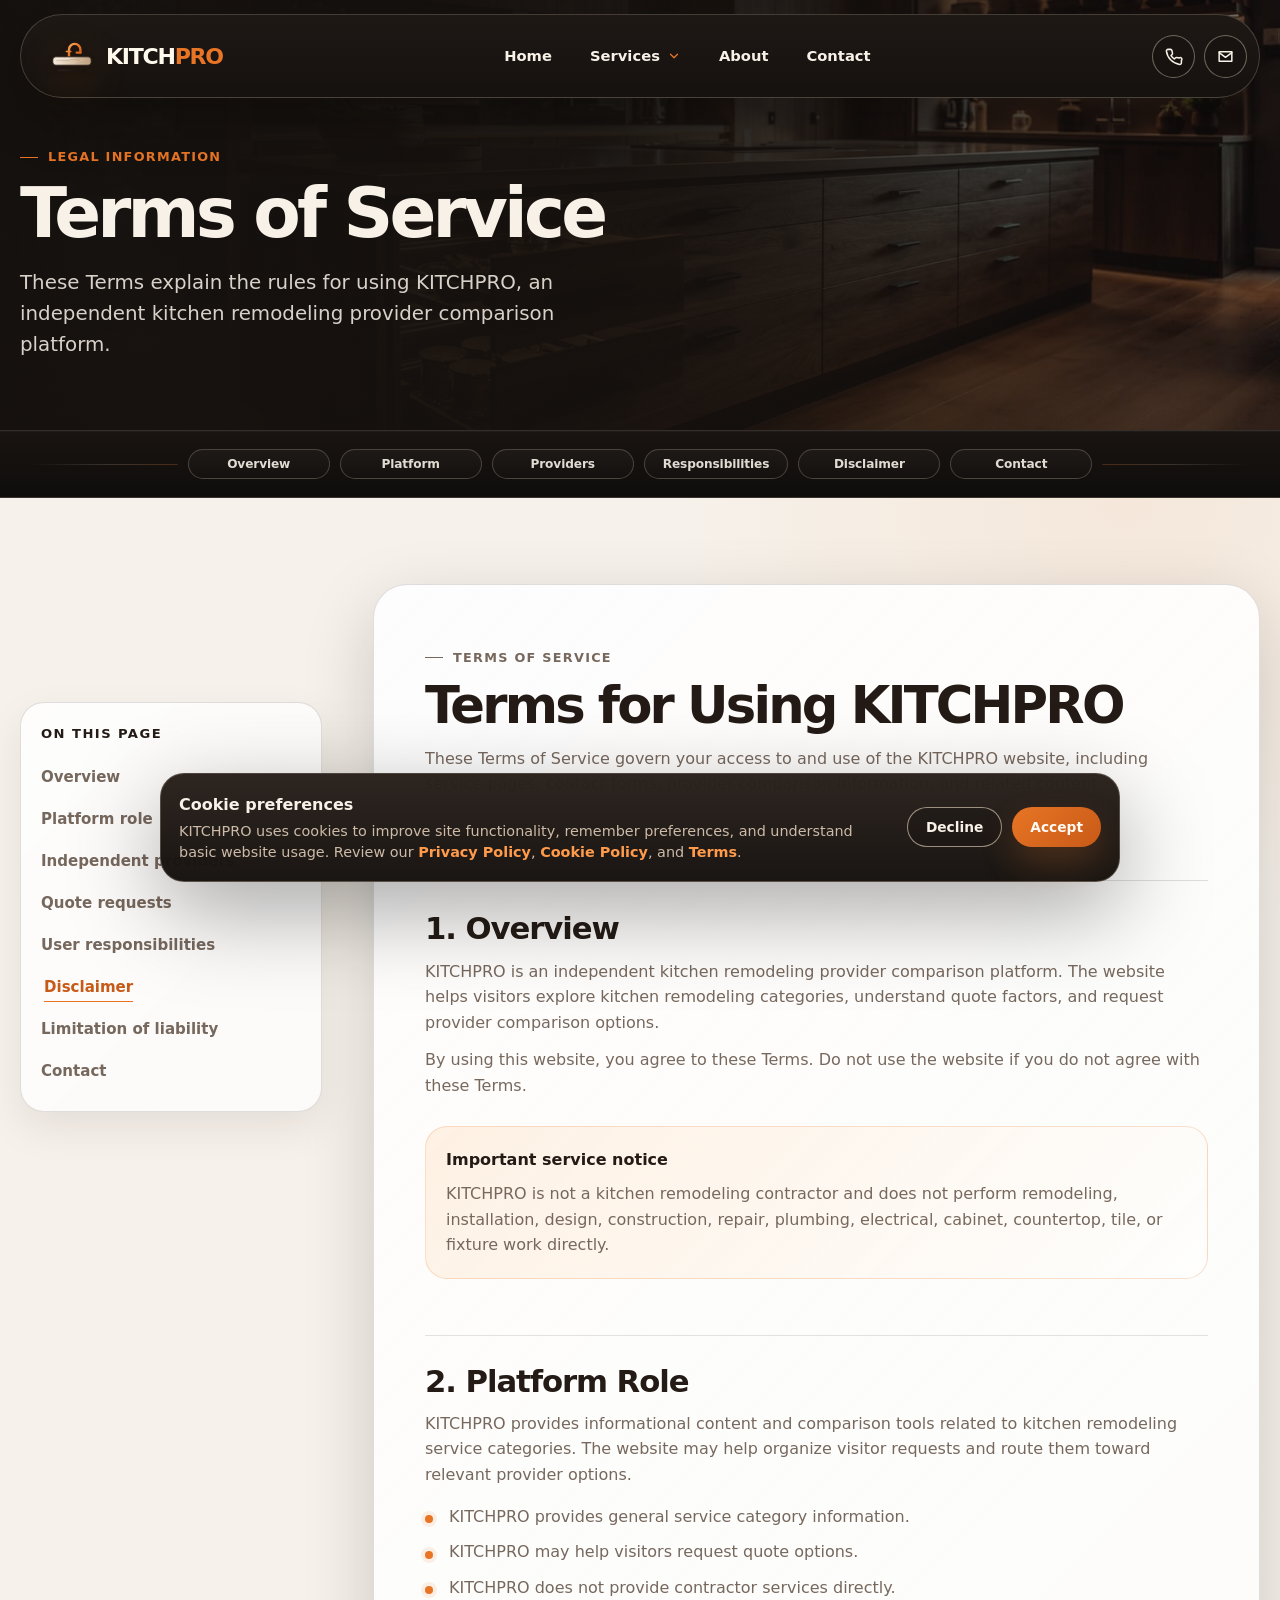
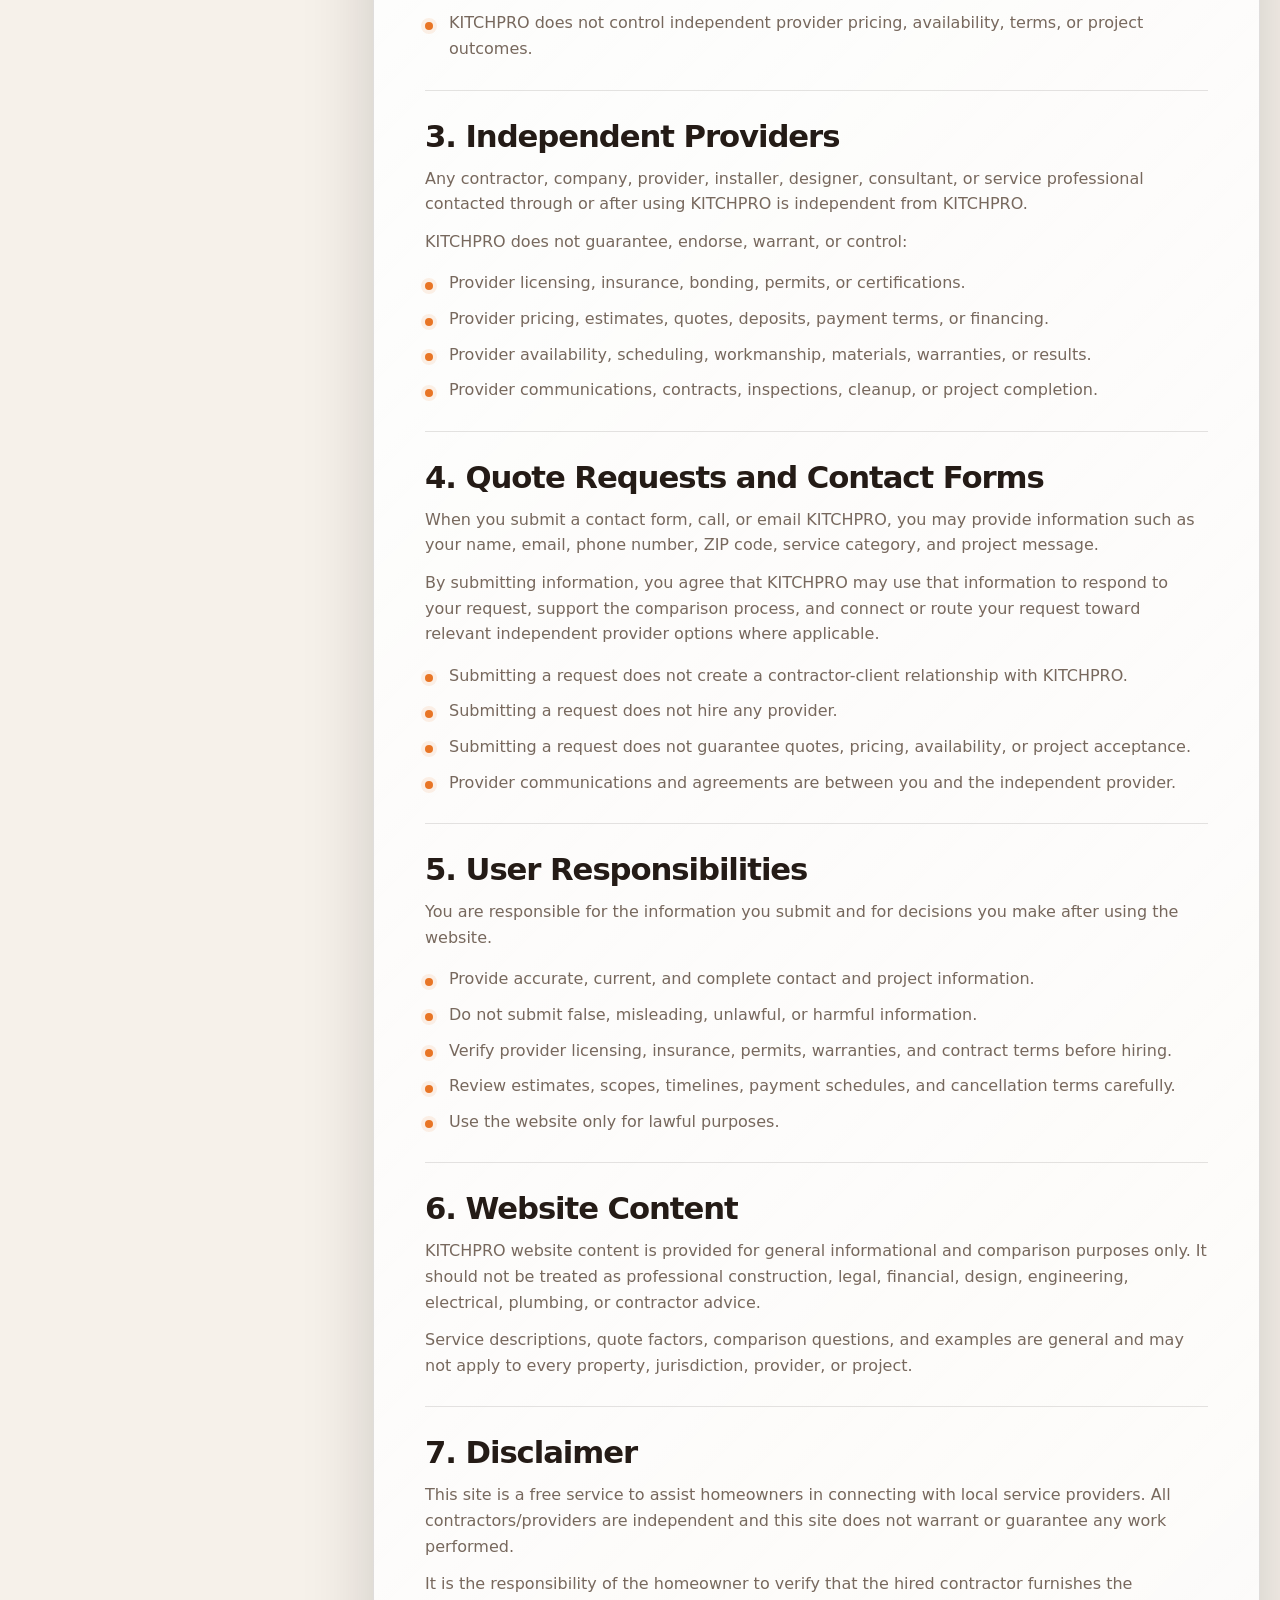
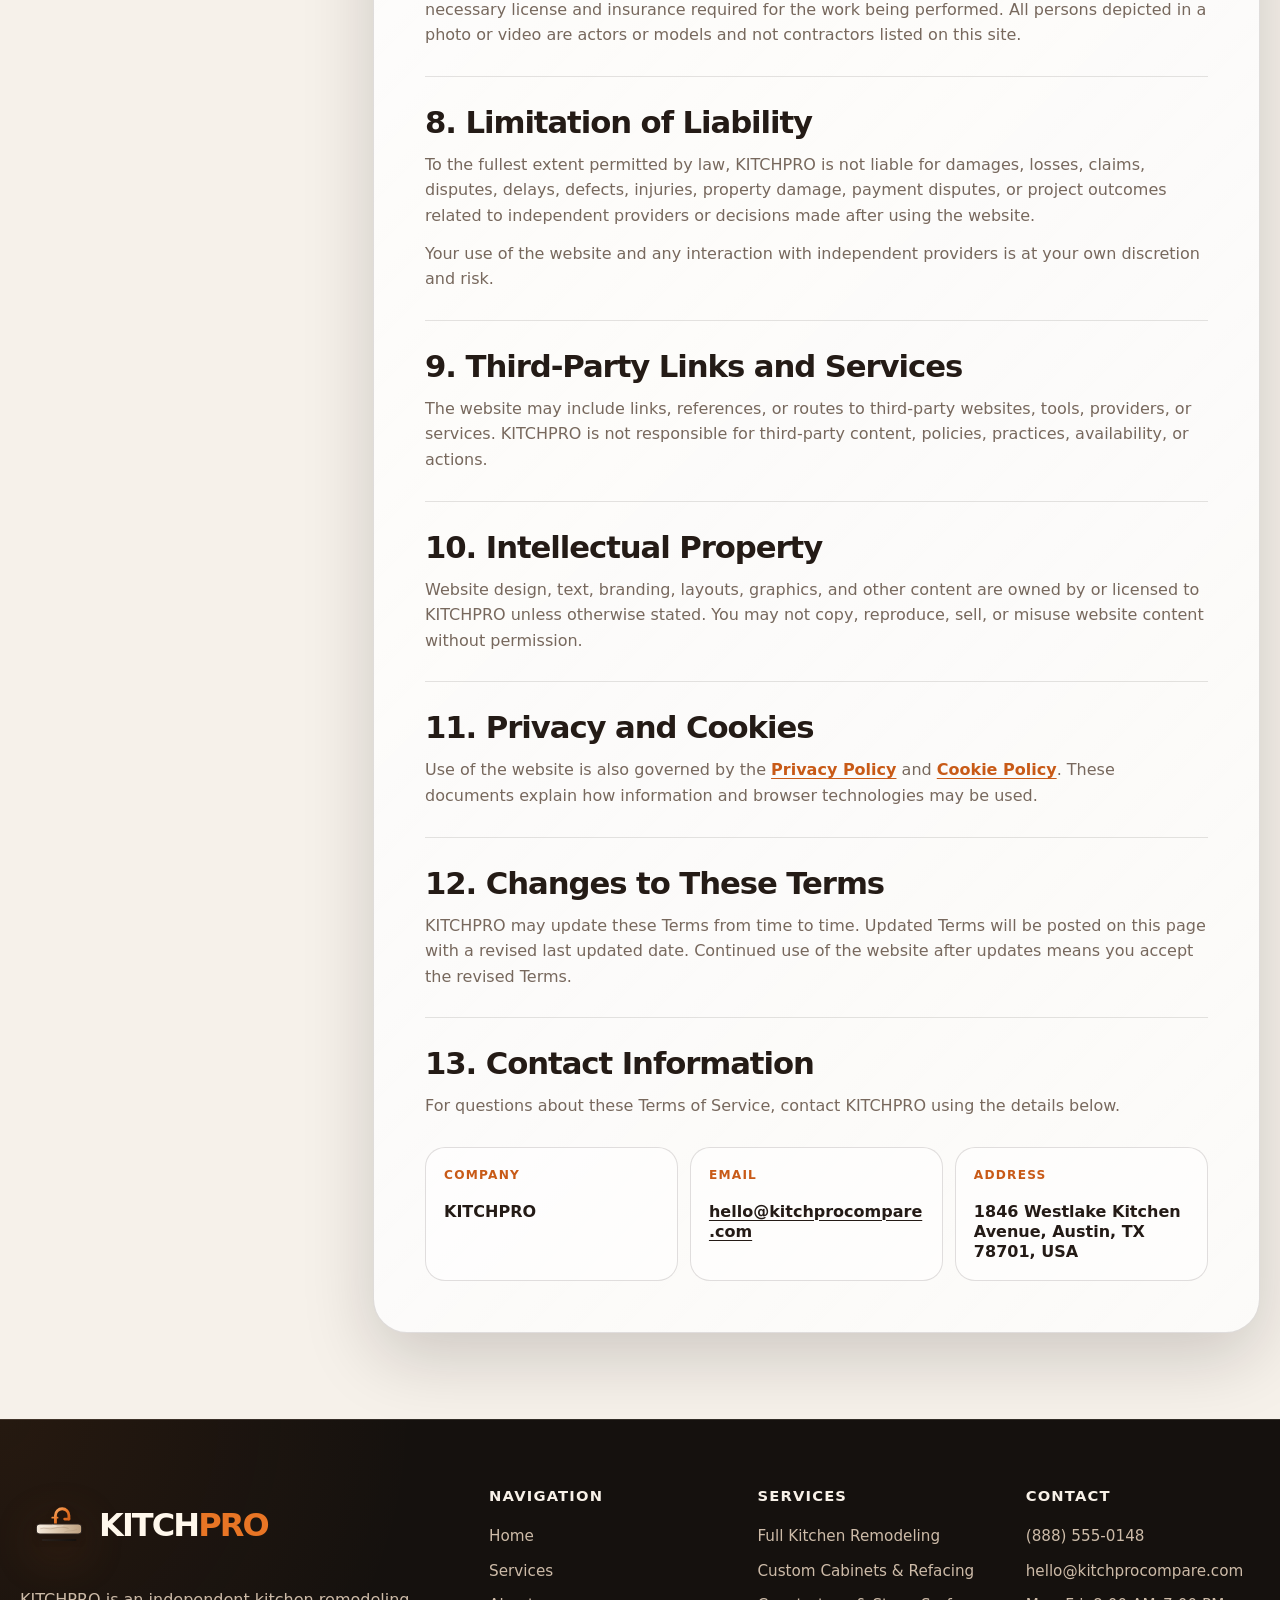
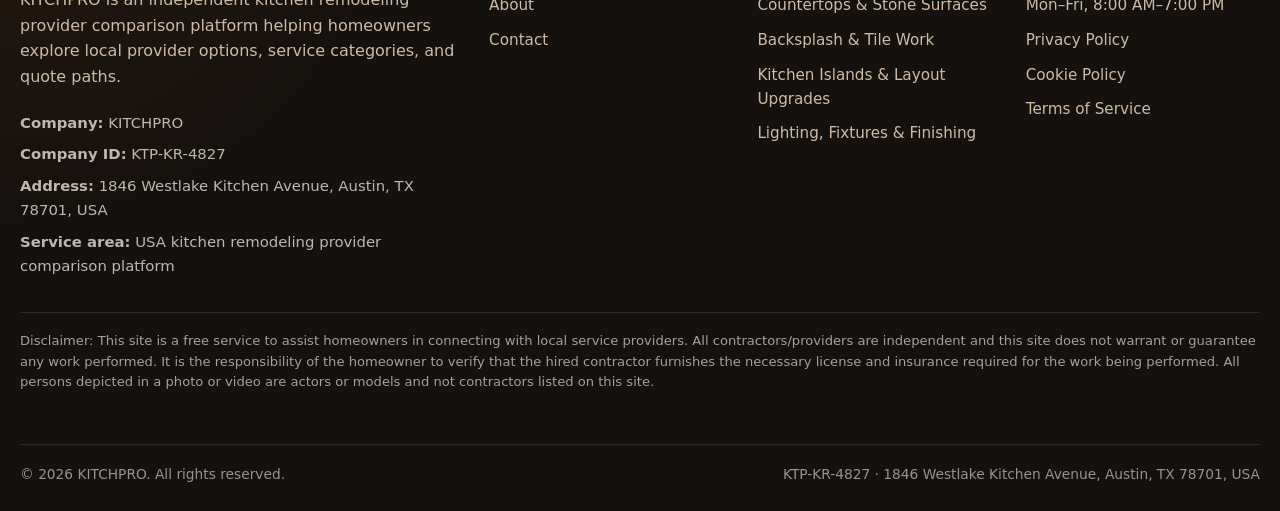
<file: terms-of-service.html>
<!DOCTYPE html>
<html lang="en">

<head>
    <meta charset="UTF-8" />
    <meta name="viewport" content="width=device-width, initial-scale=1.0" />
    <meta name="description"
        content="Read the KITCHPRO Terms of Service for the kitchen remodeling provider comparison platform." />

    <title>Terms of Service | KITCHPRO</title>

    <link rel="icon" href="/assets/favicon/favicon.svg?v=4" type="image/svg+xml">
    <meta name="theme-color" content="#15110E">
    <link rel="stylesheet" href="css/style.css" />
    <link rel="stylesheet" href="css/legal.css" />
</head>

<body>
    <a class="skip-link" href="#main">Skip to content</a>

    <header class="site-header" data-site-header>
        <div class="site-header__shell">
            <a class="logo" href="index.html" aria-label="KITCHPRO home" data-nav-link>
                <svg class="logo__icon" width="220" height="220" viewBox="0 0 220 220" fill="none"
                    xmlns="http://www.w3.org/2000/svg" aria-hidden="true">
                    <defs>
                        <linearGradient id="kpStoneHeaderLogoTerms" x1="46" y1="112" x2="174" y2="112"
                            gradientUnits="userSpaceOnUse">
                            <stop offset="0%" stop-color="#F6EBDD" />
                            <stop offset="48%" stop-color="#DCC7AD" />
                            <stop offset="100%" stop-color="#BEA180" />
                        </linearGradient>

                        <linearGradient id="kpCopperHeaderLogoTerms" x1="92" y1="48" x2="144" y2="106"
                            gradientUnits="userSpaceOnUse">
                            <stop offset="0%" stop-color="#FFB979" />
                            <stop offset="45%" stop-color="#E87525" />
                            <stop offset="100%" stop-color="#B94E13" />
                        </linearGradient>

                        <linearGradient id="kpShadowLineHeaderLogoTerms" x1="60" y1="140" x2="160" y2="148"
                            gradientUnits="userSpaceOnUse">
                            <stop offset="0%" stop-color="#2A211C" />
                            <stop offset="100%" stop-color="#15110E" />
                        </linearGradient>

                        <filter id="kpSoftShadowHeaderLogoTerms" x="34" y="34" width="152" height="126"
                            filterUnits="userSpaceOnUse" color-interpolation-filters="sRGB">
                            <feDropShadow dx="0" dy="12" stdDeviation="10" flood-color="#15110E" flood-opacity="0.25" />
                        </filter>

                        <clipPath id="kpSlabClipHeaderLogoTerms">
                            <rect x="46" y="96" width="128" height="28" rx="10" />
                        </clipPath>
                    </defs>

                    <g filter="url(#kpSoftShadowHeaderLogoTerms)">
                        <path d="M100 97V72C100 61.5066 108.507 53 119 53C129.493 53 138 61.5066 138 72V82"
                            stroke="url(#kpCopperHeaderLogoTerms)" stroke-width="8" stroke-linecap="round"
                            stroke-linejoin="round" />
                        <path d="M138 82H126" stroke="url(#kpCopperHeaderLogoTerms)" stroke-width="8"
                            stroke-linecap="round" />
                        <path d="M91 78H106" stroke="url(#kpCopperHeaderLogoTerms)" stroke-width="5"
                            stroke-linecap="round" />

                        <rect x="46" y="96" width="128" height="28" rx="10" fill="url(#kpStoneHeaderLogoTerms)"
                            stroke="#2A211C" stroke-width="3" />

                        <g clip-path="url(#kpSlabClipHeaderLogoTerms)">
                            <path d="M58 109C71 104 82 113 96 108C108 104 122 103 136 108" stroke="#7E634F"
                                stroke-opacity="0.30" stroke-width="2.4" stroke-linecap="round" />
                            <path d="M92 99C101 104 111 104 121 101" stroke="#FFFFFF" stroke-opacity="0.38"
                                stroke-width="2" stroke-linecap="round" />
                            <path d="M126 118C138 113 147 117 160 112" stroke="#8B705A" stroke-opacity="0.24"
                                stroke-width="2" stroke-linecap="round" />
                        </g>

                        <path d="M58 102H102" stroke="#FFFFFF" stroke-opacity="0.42" stroke-width="2.8"
                            stroke-linecap="round" />
                        <path d="M64 141H156" stroke="url(#kpShadowLineHeaderLogoTerms)" stroke-width="6"
                            stroke-linecap="round" />
                    </g>
                </svg>

                <span class="logo__word" aria-hidden="true">
                    <span>KITCH</span><span>PRO</span>
                </span>
            </a>

            <nav class="main-nav" aria-label="Primary navigation">
                <a class="nav-link" href="index.html" data-nav-link>Home</a>

                <div class="dropdown" data-services-dropdown>
                    <a class="dropdown__button" href="services.html" aria-expanded="false"
                        aria-controls="services-dropdown" data-dropdown-toggle data-nav-link>
                        Services
                        <svg class="dropdown__chevron" viewBox="0 0 24 24" aria-hidden="true">
                            <path d="M6 9L12 15L18 9" fill="none" stroke="currentColor" stroke-width="2.2"
                                stroke-linecap="round" stroke-linejoin="round" />
                        </svg>
                    </a>

                    <div class="dropdown__panel" id="services-dropdown" data-dropdown-panel hidden>
                        <div class="dropdown__list" data-service-menu></div>
                    </div>
                </div>

                <a class="nav-link" href="about.html" data-nav-link>About</a>
                <a class="nav-link" href="contact.html" data-nav-link>Contact</a>
            </nav>

            <div class="site-header__actions">
                <a class="icon-btn" href="tel:+18885550148" aria-label="Call KITCHPRO" data-phone-link>
                    <svg viewBox="0 0 24 24" aria-hidden="true">
                        <path
                            d="M22 16.92V20A2 2 0 0 1 19.82 22A19.86 19.86 0 0 1 3 5.18A2 2 0 0 1 5 3H8.09A2 2 0 0 1 10.06 4.72L10.7 7.82A2 2 0 0 1 10.14 9.65L8.9 10.89A16 16 0 0 0 13.11 15.1L14.35 13.86A2 2 0 0 1 16.18 13.3L19.28 13.94A2 2 0 0 1 22 16.92Z"
                            fill="none" stroke="currentColor" stroke-width="1.9" stroke-linecap="round"
                            stroke-linejoin="round" />
                    </svg>
                </a>

                <a class="icon-btn" href="mailto:hello@kitchprocompare.com" aria-label="Email KITCHPRO" data-email-link>
                    <svg viewBox="0 0 24 24" aria-hidden="true">
                        <path d="M4 6H20V18H4V6Z" fill="none" stroke="currentColor" stroke-width="1.9"
                            stroke-linejoin="round" />
                        <path d="M4 7L12 13L20 7" fill="none" stroke="currentColor" stroke-width="1.9"
                            stroke-linecap="round" stroke-linejoin="round" />
                    </svg>
                </a>

                <button class="mobile-toggle" type="button" aria-label="Open menu" aria-controls="mobile-menu"
                    aria-expanded="false" data-mobile-toggle>
                    <span></span>
                </button>
            </div>
        </div>
    </header>

    <div class="mobile-menu" id="mobile-menu" data-mobile-menu hidden>
        <div class="mobile-menu__panel" data-mobile-panel>


            <nav class="mobile-menu__nav" aria-label="Mobile navigation">
                <a class="mobile-menu__link" href="index.html" data-nav-link>Home</a>
                <a class="mobile-menu__link" href="services.html" data-nav-link>Services</a>
                <a class="mobile-menu__link" href="about.html" data-nav-link>About</a>
                <a class="mobile-menu__link" href="contact.html" data-nav-link>Contact</a>
            </nav>

            <div class="mobile-menu__section">
                <p class="mobile-menu__label">Kitchen services</p>
                <div class="mobile-menu__services" data-mobile-service-menu></div>
            </div>

            <div class="mobile-menu__contact">
                <a class="btn btn--primary btn--small" href="tel:+18885550148" data-phone-link>Call</a>
                <a class="btn btn--secondary btn--small" href="mailto:hello@kitchprocompare.com"
                    data-email-link>Email</a>
            </div>
        </div>
    </div>

    <main id="main">
        <section class="hero legal-hero" aria-labelledby="legal-hero-title">
            <div class="hero__inner">
                <div class="container-wide">
                    <div class="hero__content">
                        <p class="kicker">Legal information</p>

                        <h1 class="hero__title" id="legal-hero-title">
                            Terms of Service
                        </h1>

                        <p class="hero__text">
                            These Terms explain the rules for using KITCHPRO, an independent kitchen remodeling provider
                            comparison platform.
                        </p>
                    </div>
                </div>
            </div>
        </section>

        <nav class="anchor-strip" aria-label="Terms of service sections">
            <div class="anchor-strip__inner">
                <a class="anchor-link" href="#overview">Overview</a>
                <a class="anchor-link" href="#platform">Platform</a>
                <a class="anchor-link" href="#providers">Providers</a>
                <a class="anchor-link" href="#user-responsibilities">Responsibilities</a>
                <a class="anchor-link" href="#disclaimer">Disclaimer</a>
                <a class="anchor-link" href="#contact-terms">Contact</a>
            </div>
        </nav>

        <section class="legal-section section" aria-labelledby="terms-title">
            <div class="container-wide">
                <div class="legal-layout">
                    <aside class="legal-sidebar" aria-label="Terms navigation">
                        <p class="legal-sidebar__title">On this page</p>

                        <nav class="legal-sidebar__nav">
                            <a href="#overview">Overview</a>
                            <a href="#platform">Platform role</a>
                            <a href="#providers">Independent providers</a>
                            <a href="#requests">Quote requests</a>
                            <a href="#user-responsibilities">User responsibilities</a>
                            <a href="#disclaimer">Disclaimer</a>
                            <a href="#liability">Limitation of liability</a>
                            <a href="#contact-terms">Contact</a>
                        </nav>
                    </aside>

                    <article class="legal-content">
                        <div class="legal-content__top">
                            <p class="section-kicker">Terms of Service</p>
                            <h2 id="terms-title">Terms for Using KITCHPRO</h2>
                            <p>
                                These Terms of Service govern your access to and use of the KITCHPRO website, including
                                service pages, contact forms, provider comparison information, and related content.
                            </p>
                            <span class="legal-updated">Last updated: June 7, 2026</span>
                        </div>

                        <section class="legal-block" id="overview">
                            <h2>1. Overview</h2>
                            <p>
                                KITCHPRO is an independent kitchen remodeling provider comparison platform. The website
                                helps visitors explore kitchen remodeling categories, understand quote factors, and
                                request provider comparison options.
                            </p>
                            <p>
                                By using this website, you agree to these Terms. Do not use the website if you do not
                                agree with these Terms.
                            </p>

                            <div class="legal-notice">
                                <strong>Important service notice</strong>
                                <p>
                                    KITCHPRO is not a kitchen remodeling contractor and does not perform remodeling,
                                    installation, design, construction, repair, plumbing, electrical, cabinet,
                                    countertop, tile, or fixture work directly.
                                </p>
                            </div>
                        </section>

                        <section class="legal-block" id="platform">
                            <h2>2. Platform Role</h2>
                            <p>
                                KITCHPRO provides informational content and comparison tools related to kitchen
                                remodeling service categories. The website may help organize visitor requests and route
                                them toward relevant provider options.
                            </p>

                            <ul>
                                <li>KITCHPRO provides general service category information.</li>
                                <li>KITCHPRO may help visitors request quote options.</li>
                                <li>KITCHPRO does not provide contractor services directly.</li>
                                <li>KITCHPRO does not control independent provider pricing, availability, terms, or
                                    project outcomes.</li>
                            </ul>
                        </section>

                        <section class="legal-block" id="providers">
                            <h2>3. Independent Providers</h2>
                            <p>
                                Any contractor, company, provider, installer, designer, consultant, or service
                                professional contacted through or after using KITCHPRO is independent from KITCHPRO.
                            </p>

                            <p>
                                KITCHPRO does not guarantee, endorse, warrant, or control:
                            </p>

                            <ul>
                                <li>Provider licensing, insurance, bonding, permits, or certifications.</li>
                                <li>Provider pricing, estimates, quotes, deposits, payment terms, or financing.</li>
                                <li>Provider availability, scheduling, workmanship, materials, warranties, or results.
                                </li>
                                <li>Provider communications, contracts, inspections, cleanup, or project completion.
                                </li>
                            </ul>
                        </section>

                        <section class="legal-block" id="requests">
                            <h2>4. Quote Requests and Contact Forms</h2>
                            <p>
                                When you submit a contact form, call, or email KITCHPRO, you may provide information
                                such as your name, email, phone number, ZIP code, service category, and project message.
                            </p>

                            <p>
                                By submitting information, you agree that KITCHPRO may use that information to respond
                                to your request, support the comparison process, and connect or route your request
                                toward relevant independent provider options where applicable.
                            </p>

                            <ul>
                                <li>Submitting a request does not create a contractor-client relationship with KITCHPRO.
                                </li>
                                <li>Submitting a request does not hire any provider.</li>
                                <li>Submitting a request does not guarantee quotes, pricing, availability, or project
                                    acceptance.</li>
                                <li>Provider communications and agreements are between you and the independent provider.
                                </li>
                            </ul>
                        </section>

                        <section class="legal-block" id="user-responsibilities">
                            <h2>5. User Responsibilities</h2>
                            <p>
                                You are responsible for the information you submit and for decisions you make after
                                using the website.
                            </p>

                            <ul>
                                <li>Provide accurate, current, and complete contact and project information.</li>
                                <li>Do not submit false, misleading, unlawful, or harmful information.</li>
                                <li>Verify provider licensing, insurance, permits, warranties, and contract terms before
                                    hiring.</li>
                                <li>Review estimates, scopes, timelines, payment schedules, and cancellation terms
                                    carefully.</li>
                                <li>Use the website only for lawful purposes.</li>
                            </ul>
                        </section>

                        <section class="legal-block" id="content">
                            <h2>6. Website Content</h2>
                            <p>
                                KITCHPRO website content is provided for general informational and comparison purposes
                                only. It should not be treated as professional construction, legal, financial, design,
                                engineering, electrical, plumbing, or contractor advice.
                            </p>
                            <p>
                                Service descriptions, quote factors, comparison questions, and examples are general and
                                may not apply to every property, jurisdiction, provider, or project.
                            </p>
                        </section>

                        <section class="legal-block" id="disclaimer">
                            <h2>7. Disclaimer</h2>
                            <p>
                                This site is a free service to assist homeowners in connecting with local service
                                providers. All contractors/providers are independent and this site does not warrant or
                                guarantee any work performed.
                            </p>
                            <p>
                                It is the responsibility of the homeowner to verify that the hired contractor furnishes
                                the necessary license and insurance required for the work being performed. All persons
                                depicted in a photo or video are actors or models and not contractors listed on this
                                site.
                            </p>
                        </section>

                        <section class="legal-block" id="liability">
                            <h2>8. Limitation of Liability</h2>
                            <p>
                                To the fullest extent permitted by law, KITCHPRO is not liable for damages, losses,
                                claims, disputes, delays, defects, injuries, property damage, payment disputes, or
                                project outcomes related to independent providers or decisions made after using the
                                website.
                            </p>
                            <p>
                                Your use of the website and any interaction with independent providers is at your own
                                discretion and risk.
                            </p>
                        </section>

                        <section class="legal-block" id="third-party-links">
                            <h2>9. Third-Party Links and Services</h2>
                            <p>
                                The website may include links, references, or routes to third-party websites, tools,
                                providers, or services. KITCHPRO is not responsible for third-party content, policies,
                                practices, availability, or actions.
                            </p>
                        </section>

                        <section class="legal-block" id="intellectual-property">
                            <h2>10. Intellectual Property</h2>
                            <p>
                                Website design, text, branding, layouts, graphics, and other content are owned by or
                                licensed to KITCHPRO unless otherwise stated. You may not copy, reproduce, sell, or
                                misuse website content without permission.
                            </p>
                        </section>

                        <section class="legal-block" id="privacy">
                            <h2>11. Privacy and Cookies</h2>
                            <p>
                                Use of the website is also governed by the <a href="privacy-policy.html">Privacy
                                    Policy</a> and <a href="cookie-policy.html">Cookie Policy</a>. These documents
                                explain how information and browser technologies may be used.
                            </p>
                        </section>

                        <section class="legal-block" id="changes">
                            <h2>12. Changes to These Terms</h2>
                            <p>
                                KITCHPRO may update these Terms from time to time. Updated Terms will be posted on this
                                page with a revised last updated date. Continued use of the website after updates means
                                you accept the revised Terms.
                            </p>
                        </section>

                        <section class="legal-block" id="contact-terms">
                            <h2>13. Contact Information</h2>
                            <p>
                                For questions about these Terms of Service, contact KITCHPRO using the details below.
                            </p>

                            <div class="legal-contact-strip">
                                <div class="legal-contact-item">
                                    <span>Company</span>
                                    <strong data-company-name>KITCHPRO</strong>
                                </div>

                                <div class="legal-contact-item">
                                    <span>Email</span>
                                    <a href="mailto:hello@kitchprocompare.com" data-email-link
                                        data-email>hello@kitchprocompare.com</a>
                                </div>

                                <div class="legal-contact-item">
                                    <span>Address</span>
                                    <strong data-address>1846 Westlake Kitchen Avenue, Austin, TX 78701, USA</strong>
                                </div>
                            </div>
                        </section>
                    </article>
                </div>
            </div>
        </section>
    </main>

    <footer class="site-footer">
        <div class="site-footer__top">
            <div class="container-wide">
                <div class="site-footer__grid">
                    <div class="footer__brand">
                        <a class="logo logo--large" href="index.html" aria-label="KITCHPRO home">
                            <svg class="logo__icon" width="220" height="220" viewBox="0 0 220 220" fill="none"
                                xmlns="http://www.w3.org/2000/svg" aria-hidden="true">
                                <defs>
                                    <linearGradient id="kpStoneHeaderLogoTermsFooter" x1="46" y1="112" x2="174" y2="112"
                                        gradientUnits="userSpaceOnUse">
                                        <stop offset="0%" stop-color="#F6EBDD" />
                                        <stop offset="48%" stop-color="#DCC7AD" />
                                        <stop offset="100%" stop-color="#BEA180" />
                                    </linearGradient>

                                    <linearGradient id="kpCopperHeaderLogoTermsFooter" x1="92" y1="48" x2="144" y2="106"
                                        gradientUnits="userSpaceOnUse">
                                        <stop offset="0%" stop-color="#FFB979" />
                                        <stop offset="45%" stop-color="#E87525" />
                                        <stop offset="100%" stop-color="#B94E13" />
                                    </linearGradient>

                                    <linearGradient id="kpShadowLineHeaderLogoTermsFooter" x1="60" y1="140" x2="160"
                                        y2="148" gradientUnits="userSpaceOnUse">
                                        <stop offset="0%" stop-color="#2A211C" />
                                        <stop offset="100%" stop-color="#15110E" />
                                    </linearGradient>

                                    <filter id="kpSoftShadowHeaderLogoTermsFooter" x="34" y="34" width="152"
                                        height="126" filterUnits="userSpaceOnUse" color-interpolation-filters="sRGB">
                                        <feDropShadow dx="0" dy="12" stdDeviation="10" flood-color="#15110E"
                                            flood-opacity="0.25" />
                                    </filter>

                                    <clipPath id="kpSlabClipHeaderLogoTermsFooter">
                                        <rect x="46" y="96" width="128" height="28" rx="10" />
                                    </clipPath>
                                </defs>

                                <g filter="url(#kpSoftShadowHeaderLogoTermsFooter)">
                                    <path d="M100 97V72C100 61.5066 108.507 53 119 53C129.493 53 138 61.5066 138 72V82"
                                        stroke="url(#kpCopperHeaderLogoTermsFooter)" stroke-width="8"
                                        stroke-linecap="round" stroke-linejoin="round" />
                                    <path d="M138 82H126" stroke="url(#kpCopperHeaderLogoTermsFooter)" stroke-width="8"
                                        stroke-linecap="round" />
                                    <path d="M91 78H106" stroke="url(#kpCopperHeaderLogoTermsFooter)" stroke-width="5"
                                        stroke-linecap="round" />

                                    <rect x="46" y="96" width="128" height="28" rx="10"
                                        fill="url(#kpStoneHeaderLogoTermsFooter)" stroke="#2A211C" stroke-width="3" />

                                    <g clip-path="url(#kpSlabClipHeaderLogoTermsFooter)">
                                        <path d="M58 109C71 104 82 113 96 108C108 104 122 103 136 108" stroke="#7E634F"
                                            stroke-opacity="0.30" stroke-width="2.4" stroke-linecap="round" />
                                        <path d="M92 99C101 104 111 104 121 101" stroke="#FFFFFF" stroke-opacity="0.38"
                                            stroke-width="2" stroke-linecap="round" />
                                        <path d="M126 118C138 113 147 117 160 112" stroke="#8B705A"
                                            stroke-opacity="0.24" stroke-width="2" stroke-linecap="round" />
                                    </g>

                                    <path d="M58 102H102" stroke="#FFFFFF" stroke-opacity="0.42" stroke-width="2.8"
                                        stroke-linecap="round" />
                                    <path d="M64 141H156" stroke="url(#kpShadowLineHeaderLogoTermsFooter)"
                                        stroke-width="6" stroke-linecap="round" />
                                </g>
                            </svg>

                            <span class="logo__word" aria-hidden="true">
                                <span>KITCH</span><span>PRO</span>
                            </span>
                        </a>

                        <p data-footer-description>
                            KITCHPRO is an independent kitchen remodeling provider comparison platform helping
                            homeowners explore local provider options, service categories, and quote paths.
                        </p>

                        <div class="footer__meta">
                            <span><strong>Company:</strong> <span data-company-name>KITCHPRO</span></span>
                            <span><strong>Company ID:</strong> <span data-company-id>KTP-KR-4827</span></span>
                            <span><strong>Address:</strong> <span data-address>1846 Westlake Kitchen Avenue, Austin, TX
                                    78701, USA</span></span>
                            <span><strong>Service area:</strong> <span data-service-area>USA kitchen remodeling provider
                                    comparison platform</span></span>
                        </div>
                    </div>

                    <div>
                        <h2 class="footer__title">Navigation</h2>
                        <ul class="footer__list">
                            <li><a class="footer__link" href="index.html" data-nav-link>Home</a></li>
                            <li><a class="footer__link" href="services.html" data-nav-link>Services</a></li>
                            <li><a class="footer__link" href="about.html" data-nav-link>About</a></li>
                            <li><a class="footer__link" href="contact.html" data-nav-link>Contact</a></li>
                        </ul>
                    </div>

                    <div>
                        <h2 class="footer__title">Services</h2>
                        <ul class="footer__list" data-footer-service-menu></ul>
                    </div>

                    <div>
                        <h2 class="footer__title">Contact</h2>
                        <ul class="footer__list">
                            <li><a class="footer__link" href="tel:+18885550148" data-phone-link data-phone-display>(888)
                                    555-0148</a></li>
                            <li><a class="footer__link" href="mailto:hello@kitchprocompare.com" data-email-link
                                    data-email>hello@kitchprocompare.com</a></li>
                            <li><span class="footer__link" data-support-hours>Mon–Fri, 8:00 AM–7:00 PM</span></li>
                            <li><a class="footer__link" href="privacy-policy.html">Privacy Policy</a></li>
                            <li><a class="footer__link" href="cookie-policy.html">Cookie Policy</a></li>
                            <li><a class="footer__link" href="terms-of-service.html">Terms of Service</a></li>
                        </ul>
                    </div>
                </div>

                <p class="site-footer__disclaimer" data-footer-disclaimer>
                    Disclaimer: This site is a free service to assist homeowners in connecting with local service
                    providers. All contractors/providers are independent and this site does not warrant or guarantee any
                    work performed. It is the responsibility of the homeowner to verify that the hired contractor
                    furnishes the necessary license and insurance required for the work being performed. All persons
                    depicted in a photo or video are actors or models and not contractors listed on this site.
                </p>
            </div>
        </div>

        <div class="site-footer__bottom">
            <div class="container-wide">
                <div class="site-footer__bottom-inner">
                    <span>© <span data-current-year></span> <span data-company-name>KITCHPRO</span>. All rights
                        reserved.</span>
                    <span><span data-company-id>KTP-KR-4827</span> · <span data-address>1846 Westlake Kitchen Avenue,
                            Austin, TX 78701, USA</span></span>
                </div>
            </div>
        </div>
    </footer>

    <script src="js/config.js"></script>
    <script src="js/main.js"></script>
    <script src="js/legal.js"></script>
</body>

</html>
</file>
<file: css/style.css>
:root {
    --color-dark: #15110e;
    --color-dark-soft: #1f1915;
    --color-brown-cold: #2a211c;
    --color-brown-card: #342923;
    --color-brown-line: #4a3a31;

    --color-white: #ffffff;
    --color-white-soft: #faf8f5;
    --color-light: #f6f1ea;
    --color-light-warm: #efe4d6;

    --color-beige: #d8c4aa;
    --color-beige-soft: #e8d8c2;
    --color-beige-light: #f3e8d8;
    --color-sand: #c9ae8f;

    --color-pumpkin: #e87525;
    --color-pumpkin-dark: #c85a17;
    --color-pumpkin-light: #ff9b4a;
    --color-pumpkin-soft: #ffe0c2;

    --color-text: #241b16;
    --color-text-muted: #77685d;
    --color-text-light: #f8f1e8;
    --color-text-soft: #cdbba8;

    --color-border-light: rgba(42, 33, 28, 0.14);
    --color-border-dark: rgba(255, 255, 255, 0.14);
    --shadow-soft: 0 24px 70px rgba(21, 17, 14, 0.18);
    --shadow-dark: 0 28px 90px rgba(0, 0, 0, 0.34);

    --container: 1180px;
    --container-wide: 1320px;
    --section-space: 86px;
    --section-space-sm: 54px;
    --header-height: 82px;

    --radius-xs: 10px;
    --radius-sm: 14px;
    --radius-md: 22px;
    --radius-lg: 34px;
    --radius-xl: 42px;
    --radius-pill: 999px;

    --font-main: Inter, Manrope, system-ui, -apple-system, BlinkMacSystemFont, "Segoe UI", sans-serif;

    --transition-fast: 180ms ease;
    --transition-base: 260ms ease;
    --transition-slow: 420ms ease;
}


*,
*::before,
*::after {
    box-sizing: border-box;
}

html {
    min-width: 320px;
    scroll-behavior: smooth;
    overflow-x: hidden;
    text-size-adjust: 100%;
}

body {
    margin: 0;
    min-width: 320px;
    overflow-x: hidden;
    color: var(--color-text);
    background: var(--color-light);
    font-family: var(--font-main);
    font-size: 16px;
    line-height: 1.6;
    -webkit-font-smoothing: antialiased;
    text-rendering: optimizeLegibility;
}

body.menu-open {
    overflow: hidden;
}

img,
svg,
video,
canvas {
    display: block;
    max-width: 100%;
}

img {
    height: auto;
}

a {
    color: inherit;
    text-decoration: none;
}

button,
input,
textarea,
select {
    font: inherit;
}

button {
    border: 0;
    cursor: pointer;
}

ul,
ol {
    margin: 0;
    padding: 0;
    list-style: none;
}

p,
h1,
h2,
h3,
h4,
h5,
h6 {
    margin: 0;
}

::selection {
    color: var(--color-dark);
    background: var(--color-pumpkin-soft);
}

:focus-visible {
    outline: 3px solid rgba(232, 117, 37, 0.76);
    outline-offset: 4px;
}

.skip-link {
    position: fixed;
    top: 16px;
    left: 16px;
    z-index: 9999;
    transform: translateY(-180%);
    padding: 12px 18px;
    border-radius: var(--radius-pill);
    color: var(--color-dark);
    background: var(--color-pumpkin-soft);
    font-weight: 800;
    transition: transform var(--transition-base);
}

.skip-link:focus {
    transform: translateY(0);
}


.page {
    min-height: 100vh;
    background:
        radial-gradient(circle at top left, rgba(232, 117, 37, 0.08), transparent 36rem),
        var(--color-light);
}

.container,
.container-wide {
    width: min(100% - 40px, var(--container));
    margin-inline: auto;
}

.container-wide {
    width: min(100% - 40px, var(--container-wide));
}

.section {
    position: relative;
    padding: var(--section-space) 0;
}

.section--compact {
    padding: var(--section-space-sm) 0;
}

.section--dark {
    color: var(--color-text-light);
    background: var(--color-dark);
}

.section--brown {
    color: var(--color-text-light);
    background: var(--color-brown-cold);
}

.section--light {
    color: var(--color-text);
    background: var(--color-light);
}

.section--soft {
    color: var(--color-text);
    background: var(--color-white-soft);
}

.section-heading {
    max-width: 720px;
    margin-bottom: 34px;
}

.section-heading--center {
    margin-inline: auto;
    text-align: center;
}

.section-kicker,
.kicker {
    display: inline-flex;
    align-items: center;
    gap: 10px;
    margin-bottom: 12px;
    color: var(--color-pumpkin);
    font-size: 0.8rem;
    font-weight: 900;
    letter-spacing: 0.1em;
    line-height: 1.2;
    text-transform: uppercase;
}

.section-kicker::before,
.kicker::before {
    content: "";
    width: 18px;
    height: 1px;
    background: currentColor;
}

.section-heading h1,
.section-heading h2,
.hero__title,
.page-title {
    color: inherit;
    font-weight: 850;
    line-height: 1.06;
    letter-spacing: -0.055em;
}

.section-heading h2 {
    font-size: clamp(2rem, 4vw, 3.55rem);
}

.section-heading p {
    margin-top: 14px;
    color: var(--color-text-muted);
    font-size: 1.03rem;
}

.section--dark .section-heading p,
.section--brown .section-heading p {
    color: var(--color-text-soft);
}

.text-muted {
    color: var(--color-text-muted);
}

.text-light-muted {
    color: var(--color-text-soft);
}

.accent {
    color: var(--color-pumpkin);
}


.logo {
    display: inline-flex;
    align-items: center;
    gap: 10px;
    min-width: max-content;
}

.logo__icon {
    width: 38px;
    height: 38px;
    flex: 0 0 38px;
}

.logo__word {
    display: inline-flex;
    align-items: baseline;
    color: var(--color-text-light);
    font-size: 1.38rem;
    font-weight: 900;
    letter-spacing: -0.065em;
    line-height: 1;
}

.logo__word span:first-child {
    color: #fff8ec;
}

.logo__word span:last-child {
    color: var(--color-pumpkin);
}

.logo--large .logo__icon {
    width: 52px;
    height: 52px;
    flex-basis: 52px;
}

.logo--large .logo__word {
    font-size: 1.8rem;
}


.btn {
    position: relative;
    isolation: isolate;
    display: inline-flex;
    align-items: center;
    justify-content: center;
    gap: 10px;
    min-height: 48px;
    padding: 13px 24px;
    overflow: hidden;
    border-radius: var(--radius-pill);
    font-size: 0.96rem;
    font-weight: 850;
    line-height: 1.1;
    transition:
        transform var(--transition-base),
        border-color var(--transition-base),
        background var(--transition-base),
        color var(--transition-base),
        box-shadow var(--transition-base);
}

.btn::before {
    content: "";
    position: absolute;
    inset: 0 auto 0 -75%;
    z-index: -1;
    width: 56%;
    transform: skewX(-24deg);
    background: linear-gradient(90deg,
            transparent,
            rgba(255, 255, 255, 0.34),
            transparent);
    opacity: 0;
    transition:
        transform 620ms ease,
        opacity var(--transition-base);
}

.btn:hover::before {
    transform: translateX(310%) skewX(-24deg);
    opacity: 1;
}

.btn:hover {
    transform: translateY(-2px);
}

.btn--primary {
    color: #fffaf3;
    background: linear-gradient(135deg, var(--color-pumpkin), var(--color-pumpkin-dark));
    box-shadow: 0 16px 34px rgba(232, 117, 37, 0.22);
}

.btn--primary:hover {
    box-shadow: 0 20px 44px rgba(232, 117, 37, 0.3);
}

.btn--secondary {
    color: var(--color-text-light);
    border: 1px solid rgba(232, 216, 194, 0.62);
    background: rgba(21, 17, 14, 0.22);
}

.btn--secondary:hover {
    border-color: var(--color-pumpkin);
    color: var(--color-pumpkin-soft);
    background: rgba(232, 117, 37, 0.08);
}

.btn--dark {
    color: var(--color-text-light);
    background: var(--color-dark);
}

.btn--small {
    min-height: 40px;
    padding: 10px 18px;
    font-size: 0.86rem;
}

.btn__arrow {
    width: 18px;
    height: 18px;
    transition: transform var(--transition-base);
}

.btn:hover .btn__arrow {
    transform: translateX(4px);
}

.icon-btn {
    display: inline-flex;
    align-items: center;
    justify-content: center;
    width: 43px;
    height: 43px;
    flex: 0 0 43px;
    border: 1px solid rgba(232, 216, 194, 0.42);
    border-radius: var(--radius-pill);
    color: var(--color-text-light);
    background: rgba(21, 17, 14, 0.38);
    transition:
        color var(--transition-base),
        border-color var(--transition-base),
        background var(--transition-base),
        transform var(--transition-base);
}

.icon-btn svg {
    width: 19px;
    height: 19px;
}

.icon-btn:hover {
    transform: translateY(-2px);
    color: var(--color-pumpkin-light);
    border-color: rgba(232, 117, 37, 0.78);
    background: rgba(232, 117, 37, 0.1);
}


.site-header {
    position: sticky;
    top: 0;
    z-index: 800;
    padding: 14px 0;
    pointer-events: none;
    transition:
        padding var(--transition-base),
        background var(--transition-base);
}

.site-header.is-scrolled {
    padding: 9px 0;
}

.site-header__shell {
    width: min(100% - 40px, 1380px);
    min-height: 62px;
    margin-inline: auto;
    padding: 8px 12px 8px 18px;
    display: grid;
    grid-template-columns: auto 1fr auto;
    align-items: center;
    gap: 22px;
    border: 1px solid rgba(232, 216, 194, 0.22);
    border-radius: var(--radius-pill);
    background:
        linear-gradient(180deg, rgba(31, 25, 21, 0.94), rgba(21, 17, 14, 0.94)),
        var(--color-dark);
    box-shadow: 0 20px 54px rgba(0, 0, 0, 0.28);
    backdrop-filter: blur(18px);
    pointer-events: auto;
}

.main-nav {
    justify-self: center;
    display: flex;
    align-items: center;
    gap: 6px;
}

.nav-link,
.dropdown__button {
    position: relative;
    display: inline-flex;
    align-items: center;
    gap: 7px;
    min-height: 40px;
    padding: 8px 16px;
    border-radius: var(--radius-pill);
    color: var(--color-text-light);
    background: transparent;
    font-size: 0.92rem;
    font-weight: 750;
    white-space: nowrap;
    transition:
        color var(--transition-base),
        background var(--transition-base);
}

.nav-link::after,
.dropdown__button::after {
    content: "";
    position: absolute;
    left: 18px;
    right: 18px;
    bottom: 5px;
    height: 2px;
    transform: scaleX(0);
    transform-origin: left;
    border-radius: var(--radius-pill);
    background: var(--color-pumpkin);
    transition: transform var(--transition-base);
}

.nav-link:hover,
.dropdown__button:hover,
.nav-link.is-active,
.dropdown.is-open .dropdown__button {
    color: #fff6ea;
    background: rgba(232, 117, 37, 0.08);
}

.nav-link:hover::after,
.dropdown__button:hover::after,
.nav-link.is-active::after,
.dropdown.is-open .dropdown__button::after {
    transform: scaleX(1);
}

.dropdown {
    position: relative;
}

.dropdown__chevron {
    width: 14px;
    height: 14px;
    color: var(--color-pumpkin);
    transition: transform var(--transition-base);
}

.dropdown.is-open .dropdown__chevron {
    transform: rotate(180deg);
}

.dropdown__panel {
    position: absolute;
    top: calc(100% + 12px);
    left: 50%;
    z-index: 20;
    width: 310px;
    padding: 12px;
    transform: translateX(-50%) translateY(10px);
    border: 1px solid rgba(232, 216, 194, 0.2);
    border-radius: 24px;
    background:
        linear-gradient(180deg, rgba(42, 33, 28, 0.98), rgba(21, 17, 14, 0.98));
    box-shadow: var(--shadow-dark);
    opacity: 0;
    visibility: hidden;
    transition:
        opacity var(--transition-base),
        transform var(--transition-base),
        visibility var(--transition-base);
}

.dropdown__panel::before {
    content: "";
    position: absolute;
    left: 0;
    right: 0;
    top: -14px;
    height: 14px;
}

.dropdown.is-open .dropdown__panel {
    transform: translateX(-50%) translateY(0);
    opacity: 1;
    visibility: visible;
}

.dropdown__list {
    display: grid;
    gap: 2px;
}

.dropdown__link {
    position: relative;
    display: flex;
    align-items: center;
    min-height: 42px;
    padding: 9px 12px;
    border-radius: 15px;
    color: var(--color-text-soft);
    font-size: 0.93rem;
    font-weight: 750;
    transition:
        color var(--transition-base),
        background var(--transition-base),
        padding var(--transition-base);
}

.dropdown__link::before {
    content: "";
    width: 0;
    height: 1px;
    margin-right: 0;
    background: var(--color-pumpkin);
    transition:
        width var(--transition-base),
        margin var(--transition-base);
}

.dropdown__link:hover,
.dropdown__link.is-active {
    padding-left: 14px;
    color: var(--color-text-light);
    background: rgba(232, 117, 37, 0.08);
}

.dropdown__link:hover::before,
.dropdown__link.is-active::before {
    width: 18px;
    margin-right: 10px;
}

.site-header__actions {
    justify-self: end;
    display: flex;
    align-items: center;
    gap: 9px;
}

.mobile-toggle {
    display: none;
    align-items: center;
    justify-content: center;
    width: 45px;
    height: 45px;
    border: 1px solid rgba(232, 216, 194, 0.38);
    border-radius: var(--radius-pill);
    color: var(--color-text-light);
    background: rgba(21, 17, 14, 0.38);
    transition:
        border-color var(--transition-base),
        background var(--transition-base);
}

.mobile-toggle span,
.mobile-toggle span::before,
.mobile-toggle span::after {
    display: block;
    width: 18px;
    height: 2px;
    border-radius: var(--radius-pill);
    background: currentColor;
    transition: transform var(--transition-base);
}

.mobile-toggle span {
    position: relative;
}

.mobile-toggle span::before,
.mobile-toggle span::after {
    content: "";
    position: absolute;
    left: 0;
}

.mobile-toggle span::before {
    top: -6px;
}

.mobile-toggle span::after {
    top: 6px;
}

.mobile-toggle:hover {
    border-color: var(--color-pumpkin);
    background: rgba(232, 117, 37, 0.1);
}


.mobile-menu {
    position: fixed;
    inset: 0;
    z-index: 900;
    display: grid;
    place-items: stretch;
    padding: 16px;
    background: rgba(8, 6, 5, 0.68);
    opacity: 0;
    visibility: hidden;
    transition:
        opacity var(--transition-base),
        visibility var(--transition-base);
}

.mobile-menu.is-open {
    opacity: 1;
    visibility: visible;
}

.mobile-menu__panel {
    width: min(100%, 560px);
    height: min(100%, 860px);
    margin-left: auto;
    padding: 20px;
    display: flex;
    flex-direction: column;
    overflow-y: auto;
    border: 1px solid rgba(232, 216, 194, 0.2);
    border-radius: 30px;
    background:
        radial-gradient(circle at top right, rgba(232, 117, 37, 0.17), transparent 16rem),
        linear-gradient(180deg, #211a16, #120f0d);
    box-shadow: var(--shadow-dark);
    transform: translateX(24px);
    transition: transform var(--transition-base);
}

.mobile-menu.is-open .mobile-menu__panel {
    transform: translateX(0);
}

.mobile-menu__top {
    display: flex;
    align-items: center;
    justify-content: space-between;
    gap: 16px;
    margin-bottom: 24px;
}

.mobile-menu__close {
    display: inline-flex;
    align-items: center;
    justify-content: center;
    width: 46px;
    height: 46px;
    flex: 0 0 46px;
    border: 1px solid rgba(232, 216, 194, 0.3);
    border-radius: var(--radius-pill);
    color: var(--color-text-light);
    background: rgba(255, 255, 255, 0.04);
}

.mobile-menu__close svg {
    width: 22px;
    height: 22px;
}

.mobile-menu__nav {
    display: grid;
    gap: 8px;
}

.mobile-menu__link,
.mobile-menu__service-link {
    display: flex;
    align-items: center;
    justify-content: space-between;
    gap: 14px;
    min-height: 48px;
    padding: 12px 14px;
    border-bottom: 1px solid rgba(232, 216, 194, 0.12);
    color: var(--color-text-light);
    font-weight: 800;
}

.mobile-menu__link:hover,
.mobile-menu__service-link:hover,
.mobile-menu__link.is-active,
.mobile-menu__service-link.is-active {
    color: var(--color-pumpkin-light);
}

.mobile-menu__section {
    margin-top: 22px;
    padding-top: 20px;
    border-top: 1px solid rgba(232, 216, 194, 0.16);
}

.mobile-menu__label {
    margin-bottom: 10px;
    color: var(--color-pumpkin-light);
    font-size: 0.78rem;
    font-weight: 900;
    letter-spacing: 0.11em;
    text-transform: uppercase;
}

.mobile-menu__services {
    display: grid;
    gap: 2px;
}

.mobile-menu__contact {
    margin-top: auto;
    padding-top: 22px;
    display: grid;
    grid-template-columns: 1fr 1fr;
    gap: 12px;
}


.hero {
    position: relative;
    min-height: 620px;
    display: flex;
    align-items: center;
    overflow: hidden;
    color: var(--color-text-light);
    background-color: var(--color-dark);
}

.hero::before {
    content: "";
    position: absolute;
    inset: 0;
    z-index: 0;
    background:
        linear-gradient(90deg,
            rgba(21, 17, 14, 0.91) 0%,
            rgba(21, 17, 14, 0.74) 42%,
            rgba(21, 17, 14, 0.28) 100%);
    pointer-events: none;
}

.hero__inner {
    position: relative;
    z-index: 1;
    width: 100%;
    padding: 136px 0 70px;
}

.hero__content {
    width: min(100%, 630px);
}

.hero__title {
    font-size: clamp(3rem, 6vw, 5.8rem);
}

.hero__text {
    max-width: 620px;
    margin-top: 18px;
    color: rgba(248, 241, 232, 0.86);
    font-size: clamp(1.05rem, 1.55vw, 1.24rem);
    line-height: 1.55;
}

.hero__actions {
    display: flex;
    flex-wrap: wrap;
    gap: 14px;
    margin-top: 30px;
}

.hero__chips {
    display: flex;
    flex-wrap: wrap;
    gap: 18px 30px;
    margin-top: 34px;
}

.hero-chip {
    display: inline-flex;
    align-items: center;
    gap: 12px;
    max-width: 190px;
    color: rgba(248, 241, 232, 0.9);
    font-weight: 720;
    line-height: 1.25;
}

.hero-chip svg {
    width: 30px;
    height: 30px;
    color: var(--color-pumpkin-light);
    flex: 0 0 30px;
}

.anchor-strip {
    position: relative;
    z-index: 3;
    border-top: 1px solid rgba(232, 216, 194, 0.18);
    border-bottom: 1px solid rgba(232, 216, 194, 0.18);
    color: var(--color-text-light);
    background:
        linear-gradient(180deg, rgba(42, 33, 28, 0.96), rgba(21, 17, 14, 0.96));
}

.anchor-strip__inner {
    width: min(100% - 40px, var(--container-wide));
    margin-inline: auto;
    display: flex;
    align-items: center;
    justify-content: center;
    gap: 0;
    overflow-x: auto;
    scrollbar-width: none;
}

.anchor-strip__inner::-webkit-scrollbar {
    display: none;
}

.anchor-link {
    position: relative;
    display: inline-flex;
    align-items: center;
    justify-content: center;
    min-height: 58px;
    min-width: 170px;
    padding: 12px 22px;
    color: rgba(248, 241, 232, 0.92);
    font-size: 0.96rem;
    font-weight: 780;
    white-space: nowrap;
    transition:
        color var(--transition-base),
        background var(--transition-base);
}

.anchor-link+.anchor-link {
    border-left: 1px solid rgba(232, 216, 194, 0.28);
}

.anchor-link::before {
    content: "";
    width: 5px;
    height: 5px;
    margin-right: 8px;
    border-radius: 50%;
    background: var(--color-pumpkin);
    transform: translateY(8px);
    opacity: 0.95;
}

.anchor-link::after {
    content: "";
    position: absolute;
    left: 24px;
    right: 24px;
    bottom: 11px;
    height: 1px;
    transform: scaleX(0);
    transform-origin: left;
    background: var(--color-pumpkin);
    transition: transform var(--transition-base);
}

.anchor-link:hover {
    color: var(--color-pumpkin-soft);
    background: rgba(232, 117, 37, 0.06);
}

.anchor-link:hover::after {
    transform: scaleX(1);
}


.photo-frame {
    position: relative;
    overflow: hidden;
    border: 1px solid rgba(232, 216, 194, 0.18);
    border-radius: var(--radius-lg);
    background: var(--color-brown-card);
    box-shadow: var(--shadow-soft);
}

.photo-frame img {
    width: 100%;
    height: 100%;
    object-fit: cover;
    transition: transform 720ms ease;
}

.photo-frame:hover img {
    transform: scale(1.045);
}

.shine-panel {
    position: relative;
    isolation: isolate;
    overflow: hidden;
}

.shine-panel::after {
    content: "";
    position: absolute;
    inset: 0 auto 0 -80%;
    z-index: 1;
    width: 48%;
    transform: skewX(-20deg);
    background: linear-gradient(90deg,
            transparent,
            rgba(255, 255, 255, 0.1),
            transparent);
    opacity: 0;
    pointer-events: none;
    transition:
        transform 760ms ease,
        opacity var(--transition-base);
}

.shine-panel:hover::after {
    transform: translateX(330%) skewX(-20deg);
    opacity: 1;
}

.copper-line {
    width: 54px;
    height: 2px;
    border-radius: var(--radius-pill);
    background: var(--color-pumpkin);
}

.arrow-link {
    display: inline-flex;
    align-items: center;
    gap: 10px;
    color: var(--color-pumpkin);
    font-weight: 900;
    transition: color var(--transition-base);
}

.arrow-link svg {
    width: 18px;
    height: 18px;
    transition: transform var(--transition-base);
}

.arrow-link:hover {
    color: var(--color-pumpkin-light);
}

.arrow-link:hover svg {
    transform: translateX(5px);
}

.premium-table {
    width: 100%;
    overflow: hidden;
    border: 1px solid var(--color-border-light);
    border-radius: 18px;
    background: rgba(255, 255, 255, 0.34);
    box-shadow: 0 16px 42px rgba(21, 17, 14, 0.08);
}

.premium-table table {
    width: 100%;
    border-collapse: collapse;
}

.premium-table th,
.premium-table td {
    padding: 16px 18px;
    text-align: left;
    vertical-align: top;
    border-bottom: 1px solid rgba(42, 33, 28, 0.12);
}

.premium-table th {
    color: var(--color-text-light);
    background: var(--color-dark);
    font-size: 0.9rem;
    font-weight: 900;
}

.premium-table td {
    color: var(--color-text);
    font-size: 0.95rem;
}

.premium-table tr:last-child td {
    border-bottom: 0;
}


.form-grid {
    display: grid;
    grid-template-columns: repeat(2, minmax(0, 1fr));
    gap: 14px;
}

.form-field {
    display: grid;
    gap: 8px;
}

.form-field--full {
    grid-column: 1 / -1;
}

.form-label {
    color: var(--color-text);
    font-size: 0.86rem;
    font-weight: 850;
}

.form-input,
.form-select,
.form-textarea {
    width: 100%;
    min-height: 48px;
    padding: 12px 15px;
    border: 1px solid rgba(42, 33, 28, 0.16);
    border-radius: 16px;
    color: var(--color-text);
    background: rgba(255, 255, 255, 0.72);
    transition:
        border-color var(--transition-base),
        box-shadow var(--transition-base),
        background var(--transition-base);
}

.form-textarea {
    min-height: 116px;
    resize: vertical;
}

.form-input:focus,
.form-select:focus,
.form-textarea:focus {
    outline: 0;
    border-color: rgba(232, 117, 37, 0.78);
    background: #ffffff;
    box-shadow: 0 0 0 4px rgba(232, 117, 37, 0.13);
}

.checkbox {
    position: relative;
    display: flex;
    align-items: flex-start;
    gap: 12px;
    cursor: pointer;
}

.checkbox input {
    position: absolute;
    opacity: 0;
    pointer-events: none;
}

.checkbox__box {
    position: relative;
    width: 22px;
    height: 22px;
    flex: 0 0 22px;
    margin-top: 2px;
    border: 1px solid rgba(42, 33, 28, 0.24);
    border-radius: 7px;
    background: rgba(255, 255, 255, 0.72);
    transition:
        background var(--transition-base),
        border-color var(--transition-base),
        box-shadow var(--transition-base);
}

.checkbox__box::after {
    content: "";
    position: absolute;
    left: 7px;
    top: 3px;
    width: 6px;
    height: 11px;
    transform: rotate(42deg) scale(0);
    border-right: 2px solid #fff;
    border-bottom: 2px solid #fff;
    transition: transform var(--transition-base);
}

.checkbox input:checked+.checkbox__box {
    border-color: var(--color-pumpkin);
    background: var(--color-pumpkin);
    box-shadow: 0 8px 18px rgba(232, 117, 37, 0.22);
}

.checkbox input:checked+.checkbox__box::after {
    transform: rotate(42deg) scale(1);
}

.checkbox input:focus-visible+.checkbox__box {
    outline: 3px solid rgba(232, 117, 37, 0.42);
    outline-offset: 3px;
}

.checkbox__text {
    color: var(--color-text-muted);
    font-size: 0.9rem;
    line-height: 1.45;
}

.form-message {
    display: none;
    margin-top: 14px;
    padding: 12px 14px;
    border: 1px solid rgba(232, 117, 37, 0.28);
    border-radius: 16px;
    color: var(--color-text);
    background: rgba(255, 224, 194, 0.34);
    font-weight: 750;
}

.form-message.is-visible {
    display: block;
}


.final-cta {
    position: relative;
    overflow: hidden;
    color: var(--color-text-light);
    background: var(--color-dark);
}

.final-cta__card {
    position: relative;
    isolation: isolate;
    min-height: 310px;
    padding: clamp(28px, 5vw, 56px);
    display: grid;
    grid-template-columns: 1fr auto;
    align-items: end;
    gap: 28px;
    overflow: hidden;
    border: 1px solid rgba(232, 216, 194, 0.2);
    border-radius: var(--radius-xl);
    background:
        linear-gradient(90deg,
            rgba(21, 17, 14, 0.88),
            rgba(21, 17, 14, 0.58),
            rgba(21, 17, 14, 0.32)),
        var(--color-brown-cold);
    box-shadow: var(--shadow-dark);
}

.final-cta__card img {
    position: absolute;
    inset: 0;
    z-index: -2;
    width: 100%;
    height: 100%;
    object-fit: cover;
}

.final-cta__card::before {
    content: "";
    position: absolute;
    inset: 0;
    z-index: -1;
    background:
        radial-gradient(circle at 80% 20%, rgba(232, 117, 37, 0.18), transparent 20rem),
        linear-gradient(90deg, rgba(21, 17, 14, 0.72), rgba(21, 17, 14, 0.22));
}

.final-cta__content {
    max-width: 660px;
}

.final-cta__content h2 {
    font-size: clamp(2.05rem, 4vw, 4rem);
    line-height: 1.08;
    letter-spacing: -0.052em;
}

.final-cta__content p {
    margin-top: 14px;
    color: rgba(248, 241, 232, 0.84);
    font-size: 1.05rem;
}

.final-cta__actions {
    display: flex;
    flex-wrap: wrap;
    justify-content: flex-end;
    gap: 12px;
}


.site-footer {
    color: var(--color-text-soft);
    background:
        radial-gradient(circle at top left, rgba(232, 117, 37, 0.08), transparent 26rem),
        var(--color-dark);
}

.site-footer__top {
    padding: 64px 0 34px;
    border-top: 1px solid rgba(232, 216, 194, 0.14);
}

.site-footer__grid {
    display: grid;
    grid-template-columns: minmax(260px, 1.3fr) repeat(3, minmax(160px, 0.7fr));
    gap: 34px;
}

.footer__brand p {
    max-width: 440px;
    margin-top: 18px;
    color: var(--color-text-soft);
}

.footer__meta {
    display: grid;
    gap: 8px;
    margin-top: 22px;
    color: rgba(248, 241, 232, 0.74);
    font-size: 0.93rem;
}

.footer__title {
    margin-bottom: 16px;
    color: var(--color-text-light);
    font-size: 0.92rem;
    font-weight: 900;
    letter-spacing: 0.08em;
    text-transform: uppercase;
}

.footer__list {
    display: grid;
    gap: 9px;
}

.footer__link {
    position: relative;
    display: inline-flex;
    width: fit-content;
    color: var(--color-text-soft);
    font-size: 0.95rem;
    transition:
        color var(--transition-base),
        transform var(--transition-base);
}

.footer__link::after {
    content: "";
    position: absolute;
    left: 0;
    bottom: -3px;
    width: 100%;
    height: 1px;
    transform: scaleX(0);
    transform-origin: left;
    background: var(--color-pumpkin);
    transition: transform var(--transition-base);
}

.footer__link:hover,
.footer__link.is-active {
    color: var(--color-pumpkin-soft);
    transform: translateX(3px);
}

.footer__link:hover::after,
.footer__link.is-active::after {
    transform: scaleX(1);
}

.site-footer__disclaimer {
    margin-top: 34px;
    padding: 18px 0 0;
    border-top: 1px solid rgba(232, 216, 194, 0.12);
    color: rgba(248, 241, 232, 0.64);
    font-size: 0.82rem;
    line-height: 1.55;
}

.site-footer__bottom {
    padding: 18px 0 26px;
    color: rgba(248, 241, 232, 0.58);
    font-size: 0.86rem;
}

.site-footer__bottom-inner {
    display: flex;
    align-items: center;
    justify-content: space-between;
    gap: 18px;
    border-top: 1px solid rgba(232, 216, 194, 0.12);
    padding-top: 18px;
}


.cookie-banner {
    position: fixed;
    left: 50%;
    bottom: 18px;
    z-index: 950;
    width: min(calc(100% - 32px), 960px);
    transform: translate(-50%, 24px);
    opacity: 0;
    visibility: hidden;
    transition:
        transform var(--transition-base),
        opacity var(--transition-base),
        visibility var(--transition-base);
}

.cookie-banner.is-visible {
    transform: translate(-50%, 0);
    opacity: 1;
    visibility: visible;
}

.cookie-banner__content {
    display: grid;
    grid-template-columns: 1fr auto;
    gap: 20px;
    align-items: center;
    padding: 18px;
    border: 1px solid rgba(232, 216, 194, 0.24);
    border-radius: 24px;
    color: var(--color-text-light);
    background:
        linear-gradient(180deg, rgba(42, 33, 28, 0.98), rgba(21, 17, 14, 0.98));
    box-shadow: var(--shadow-dark);
}

.cookie-banner__text strong {
    display: block;
    margin-bottom: 4px;
    font-size: 1rem;
}

.cookie-banner__text p {
    color: var(--color-text-soft);
    font-size: 0.9rem;
    line-height: 1.45;
}

.cookie-banner__text a {
    color: var(--color-pumpkin-light);
    font-weight: 800;
}

.cookie-banner__text a:hover {
    text-decoration: underline;
}

.cookie-banner__actions {
    display: flex;
    gap: 10px;
}


@media (max-width: 1100px) {
    :root {
    --section-space: 72px;
    --section-space-sm: 46px;
    }

    .main-nav {
        display: none;
    }

    .mobile-toggle {
        display: inline-flex;
    }

    .site-header__actions {
        gap: 8px;
    }

    .site-header__actions .icon-btn[data-email-link] {
        display: none;
    }

    .hero {
        min-height: 590px;
    }

    .hero__inner {
        padding-top: 124px;
    }

    .hero__content {
        max-width: 620px;
    }

    .final-cta__card {
        grid-template-columns: 1fr;
        align-items: start;
    }

    .final-cta__actions {
        justify-content: flex-start;
    }

    .site-footer__grid {
        grid-template-columns: 1fr 1fr;
    }
}

@media (max-width: 760px) {
    :root {
    --section-space: 58px;
    --section-space-sm: 38px;
    --header-height: 72px;
    }

    body {
        font-size: 16px;
    }

    .container,
    .container-wide,
    .anchor-strip__inner {
        width: min(100% - 28px, var(--container));
    }

    .site-header {
        padding: 10px 0;
    }

    .site-header.is-scrolled {
        padding: 8px 0;
    }

    .site-header__shell {
        width: min(100% - 20px, 1380px);
        min-height: 58px;
        padding: 7px 8px 7px 12px;
        gap: 10px;
    }

    .logo__icon {
        width: 32px;
        height: 32px;
        flex-basis: 32px;
    }

    .logo__word {
        font-size: 1.15rem;
    }

    .site-header__actions {
        gap: 7px;
    }

    .icon-btn,
    .mobile-toggle {
        width: 42px;
        height: 42px;
        flex-basis: 42px;
    }

    .hero {
        min-height: auto;
    }

    .hero::before {
        background:
            linear-gradient(90deg,
                rgba(21, 17, 14, 0.92) 0%,
                rgba(21, 17, 14, 0.8) 58%,
                rgba(21, 17, 14, 0.48) 100%);
    }

    .hero__inner {
        padding: 118px 0 54px;
    }

    .hero__title {
        font-size: clamp(2.45rem, 12vw, 3.75rem);
    }

    .hero__text {
        font-size: 1rem;
    }

    .hero__actions {
        gap: 10px;
    }

    .hero__actions .btn {
        width: 100%;
    }

    .hero__chips {
        display: grid;
        grid-template-columns: 1fr;
        gap: 14px;
    }

    .hero-chip {
        max-width: none;
    }

    .anchor-strip__inner {
        justify-content: flex-start;
    }

    .anchor-link {
        min-width: 150px;
        min-height: 52px;
        padding-inline: 18px;
        font-size: 0.9rem;
    }

    .section-heading {
        margin-bottom: 26px;
    }

    .section-heading h2 {
        font-size: clamp(1.85rem, 8vw, 2.65rem);
    }

    .premium-table {
        border-radius: 16px;
    }

    .premium-table table,
    .premium-table thead,
    .premium-table tbody,
    .premium-table th,
    .premium-table td,
    .premium-table tr {
        display: block;
    }

    .premium-table thead {
        display: none;
    }

    .premium-table tr {
        padding: 14px;
        border-bottom: 1px solid rgba(42, 33, 28, 0.13);
    }

    .premium-table tr:last-child {
        border-bottom: 0;
    }

    .premium-table td {
        position: relative;
        padding: 8px 0 8px 128px;
        border-bottom: 0;
    }

    .premium-table td::before {
        content: attr(data-label);
        position: absolute;
        left: 0;
        top: 8px;
        width: 110px;
        color: var(--color-pumpkin-dark);
        font-size: 0.78rem;
        font-weight: 900;
        letter-spacing: 0.04em;
        text-transform: uppercase;
    }

    .form-grid {
        grid-template-columns: 1fr;
    }

    .final-cta__card {
        min-height: 360px;
        border-radius: 28px;
    }

    .site-footer__top {
        padding-top: 48px;
    }

    .site-footer__grid {
        grid-template-columns: 1fr;
        gap: 28px;
    }

    .site-footer__bottom-inner {
        flex-direction: column;
        align-items: flex-start;
    }

    .cookie-banner {
        bottom: 12px;
        width: min(calc(100% - 20px), 960px);
    }

    .cookie-banner__content {
        grid-template-columns: 1fr;
        border-radius: 20px;
    }

    .cookie-banner__actions {
        display: grid;
        grid-template-columns: 1fr 1fr;
    }
}

@media (max-width: 430px) {
    .site-header__shell {
        border-radius: 24px;
    }

    .logo {
        gap: 7px;
    }

    .logo__word {
        font-size: 1.02rem;
    }

    .icon-btn,
    .mobile-toggle {
        width: 39px;
        height: 39px;
        flex-basis: 39px;
    }

    .icon-btn svg {
        width: 17px;
        height: 17px;
    }

    .hero__inner {
        padding-top: 110px;
    }

    .btn {
        min-height: 46px;
        padding-inline: 18px;
    }

    .mobile-menu {
        padding: 10px;
    }

    .mobile-menu__panel {
        border-radius: 24px;
        padding: 16px;
    }

    .mobile-menu__contact {
        grid-template-columns: 1fr;
    }

    .premium-table td {
        padding-left: 0;
        padding-top: 30px;
    }

    .premium-table td::before {
        width: auto;
    }

    .cookie-banner__actions {
        grid-template-columns: 1fr;
    }
}

@media (prefers-reduced-motion: reduce) {

    *,
    *::before,
    *::after {
        scroll-behavior: auto !important;
        animation-duration: 0.001ms !important;
        animation-iteration-count: 1 !important;
        transition-duration: 0.001ms !important;
    }
}

.form-message.is-success {
    color: #2f6f3a;
}

.form-message.is-error {
    color: #b94e13;
}

.site-header .logo .logo__word {
    white-space: nowrap;
}


.site-header .logo {
    gap: 1px;
    align-items: center;
}

.site-header .logo__icon {
    width: 66px;
    height: 66px;
    flex: 0 0 66px;
    transform: translateY(5px);
    filter:
        drop-shadow(0 10px 18px rgba(232, 117, 37, 0.28)) drop-shadow(0 3px 10px rgba(0, 0, 0, 0.38));
}

.site-header .logo__word {
    font-size: 1.38rem;
    line-height: 1;
    letter-spacing: -0.058em;
    transform: translateY(1px);
}

.site-header.is-scrolled .logo__icon {
    width: 58px;
    height: 58px;
    flex-basis: 58px;
    transform: translateY(4px);
}

.site-header.is-scrolled .logo__word {
    font-size: 1.3rem;
}

.site-header__shell {
    min-height: 74px;
}

.site-header.is-scrolled .site-header__shell {
    min-height: 66px;
}

@media (max-width: 760px) {
    .site-header .logo {
        gap: 10px;
    }

    .site-header .logo__icon {
        width: 52px;
        height: 52px;
        flex-basis: 52px;
        transform: translateY(4px);
    }

    .site-header .logo__word {
        font-size: 1.12rem;
        transform: translateY(1px);
    }

    .site-header__shell {
        min-height: 64px;
    }
}

@media (max-width: 430px) {
    .site-header .logo {
        gap: 1px;
    }

    .site-header .logo__icon {
        width: 48px;
        height: 48px;
        flex-basis: 48px;
        transform: translateY(4px);
    }

    .site-header .logo__word {
        font-size: 1.02rem;
    }

    .site-header__shell {
        min-height: 60px;
    }
}


.site-footer .logo--large {
    gap: 1px;
    align-items: center;
}

.site-footer .logo--large .logo__icon {
    width: 78px;
    height: 78px;
    flex: 0 0 78px;
    transform: translateY(6px);
    filter:
        drop-shadow(0 12px 22px rgba(232, 117, 37, 0.26)) drop-shadow(0 4px 14px rgba(0, 0, 0, 0.38));
}

.site-footer .logo--large .logo__word {
    font-size: 2rem;
    line-height: 1;
    letter-spacing: -0.06em;
    transform: translateY(2px);
}

@media (max-width: 760px) {
    .site-footer .logo--large {
        gap: 12px;
    }

    .site-footer .logo--large .logo__icon {
        width: 64px;
        height: 64px;
        flex-basis: 64px;
        transform: translateY(5px);
    }

    .site-footer .logo--large .logo__word {
        font-size: 1.65rem;
    }
}

@media (max-width: 430px) {
    .site-footer .logo--large {
        gap: 1px;
    }

    .site-footer .logo--large .logo__icon {
        width: 58px;
        height: 58px;
        flex-basis: 58px;
        transform: translateY(4px);
    }

    .site-footer .logo--large .logo__word {
        font-size: 1.45rem;
    }
}


.site-header {
    position: fixed;
    top: 0;
    left: 0;
    right: 0;
    width: 100%;
    z-index: 1200;
    pointer-events: none;
}

.site-header__shell {
    pointer-events: auto;
}

[id] {
    scroll-margin-top: 110px;
}

@media (max-width: 760px) {
    [id] {
        scroll-margin-top: 96px;
    }
}


.site-header,
.site-header.is-scrolled {
    padding: 14px 0;
}

.site-header__shell,
.site-header.is-scrolled .site-header__shell {
    min-height: 74px;
}

.site-header .logo__icon,
.site-header.is-scrolled .logo__icon {
    width: 66px;
    height: 66px;
    flex-basis: 66px;
    transform: translateY(5px);
}

.site-header .logo__word,
.site-header.is-scrolled .logo__word {
    font-size: 1.38rem;
    transform: translateY(1px);
}

.site-header.is-scrolled .site-header__shell {
    background:
        linear-gradient(180deg, rgba(31, 25, 21, 0.98), rgba(21, 17, 14, 0.98)),
        var(--color-dark);
    box-shadow: 0 18px 48px rgba(0, 0, 0, 0.32);
}

@media (max-width: 760px) {

    .site-header,
    .site-header.is-scrolled {
        padding: 10px 0;
    }

    .site-header__shell,
    .site-header.is-scrolled .site-header__shell {
        min-height: 64px;
    }

    .site-header .logo__icon,
    .site-header.is-scrolled .logo__icon {
        width: 52px;
        height: 52px;
        flex-basis: 52px;
        transform: translateY(4px);
    }

    .site-header .logo__word,
    .site-header.is-scrolled .logo__word {
        font-size: 1.12rem;
        transform: translateY(1px);
    }
}

@media (max-width: 430px) {

    .site-header__shell,
    .site-header.is-scrolled .site-header__shell {
        min-height: 60px;
    }

    .site-header .logo__icon,
    .site-header.is-scrolled .logo__icon {
        width: 48px;
        height: 48px;
        flex-basis: 48px;
        transform: translateY(4px);
    }

    .site-header .logo__word,
    .site-header.is-scrolled .logo__word {
        font-size: 1.02rem;
    }
}


.mobile-menu__top .logo {
    gap: 12px;
    align-items: center;
}

.mobile-menu__top .logo__icon {
    width: 64px;
    height: 64px;
    flex: 0 0 64px;
    transform: translateY(4px);
    filter:
        drop-shadow(0 10px 18px rgba(232, 117, 37, 0.26)) drop-shadow(0 3px 10px rgba(0, 0, 0, 0.38));
}

.mobile-menu__top .logo__word {
    font-size: 1.65rem;
    line-height: 1;
    letter-spacing: -0.06em;
    transform: translateY(1px);
}

@media (max-width: 430px) {
    .mobile-menu__top .logo {
        gap: 8px;
    }

    .mobile-menu__top .logo__icon {
        width: 56px;
        height: 56px;
        flex-basis: 56px;
        transform: translateY(4px);
    }

    .mobile-menu__top .logo__word {
        font-size: 1.38rem;
    }
}


body.menu-open .site-header {
    z-index: 1300;
}

.mobile-menu {
    inset: 0;
    z-index: 1150;
    padding: 104px 16px 16px;
    background: rgba(8, 6, 5, 0.72);
}

.mobile-menu__panel {
    width: min(100%, 560px);
    height: 100%;
    max-height: none;
    margin-left: auto;
    padding: 24px 20px 20px;
}

.mobile-menu__top,
.mobile-menu__close {
    display: none !important;
}

.mobile-toggle[aria-expanded="true"] {
    border-color: rgba(232, 117, 37, 0.78);
    background: rgba(232, 117, 37, 0.14);
}

.mobile-toggle[aria-expanded="true"] span {
    background: transparent;
}

.mobile-toggle[aria-expanded="true"] span::before {
    top: 0;
    transform: rotate(45deg);
}

.mobile-toggle[aria-expanded="true"] span::after {
    top: 0;
    transform: rotate(-45deg);
}

@media (max-width: 760px) {
    .mobile-menu {
        padding: 86px 10px 10px;
    }

    .mobile-menu__panel {
        padding: 22px 16px 16px;
    }
}

@media (max-width: 430px) {
    .mobile-menu {
        padding-top: 80px;
    }

    .mobile-menu__panel {
        padding: 20px 16px 16px;
    }
}


.anchor-strip {
    position: relative;
    z-index: 10;
    margin-top: 0;
    padding: 10px 0;
    border-top: 1px solid rgba(232, 216, 194, 0.16);
    border-bottom: 1px solid rgba(232, 216, 194, 0.16);
    background:
        linear-gradient(180deg, rgba(20, 15, 12, 0.98), rgba(10, 8, 7, 0.98));
    box-shadow: inset 0 1px 0 rgba(255, 255, 255, 0.035);
}

.anchor-strip__inner {
    width: min(100% - 40px, 980px);
    min-height: auto;
    margin-inline: auto;
    padding: 0;
    display: flex;
    align-items: center;
    justify-content: center;
    gap: 10px;
    overflow-x: auto;
    border: 0;
    border-radius: 0;
    background: transparent;
    box-shadow: none;
    backdrop-filter: none;
    scrollbar-width: none;
}

.anchor-strip__inner::-webkit-scrollbar {
    display: none;
}

.anchor-link {
    position: relative;
    min-width: 126px;
    min-height: 30px;
    padding: 7px 18px;
    flex: 0 0 auto;
    display: inline-flex;
    align-items: center;
    justify-content: center;
    overflow: hidden;
    border: 1px solid rgba(232, 216, 194, 0.24);
    border-radius: 999px;
    color: rgba(248, 241, 232, 0.9);
    background:
        linear-gradient(180deg, rgba(255, 255, 255, 0.035), rgba(255, 255, 255, 0.01));
    font-size: 0.76rem;
    font-weight: 850;
    letter-spacing: -0.01em;
    line-height: 1;
    white-space: nowrap;
    transition:
        color var(--transition-base),
        border-color var(--transition-base),
        background var(--transition-base),
        transform var(--transition-base),
        box-shadow var(--transition-base);
}

.anchor-link+.anchor-link {
    border-left: 1px solid rgba(232, 216, 194, 0.24);
}

.anchor-link::before {
    display: none;
}

.anchor-link::after {
    content: "";
    position: absolute;
    left: 18px;
    right: 18px;
    bottom: 5px;
    height: 1px;
    transform: scaleX(0);
    transform-origin: left;
    border-radius: 999px;
    background: var(--color-pumpkin);
    transition: transform var(--transition-base);
}

.anchor-link:hover,
.anchor-link:focus-visible,
.anchor-link.is-active {
    transform: translateY(-1px);
    color: #fff8ef;
    border-color: rgba(232, 117, 37, 0.55);
    background:
        linear-gradient(180deg, rgba(232, 117, 37, 0.14), rgba(232, 117, 37, 0.045));
    box-shadow:
        0 8px 20px rgba(0, 0, 0, 0.22),
        inset 0 1px 0 rgba(255, 255, 255, 0.08);
}

.anchor-link:hover::after,
.anchor-link:focus-visible::after,
.anchor-link.is-active::after {
    transform: scaleX(1);
}

.anchor-strip+.section,
.anchor-strip+.section--compact {
    padding-top: var(--section-space);
}

@media (max-width: 760px) {
    .anchor-strip {
        padding: 9px 0;
    }

    .anchor-strip__inner {
        width: min(100% - 24px, 980px);
        justify-content: flex-start;
        gap: 8px;
    }

    .anchor-link {
        min-width: 112px;
        min-height: 30px;
        padding: 7px 15px;
        font-size: 0.72rem;
    }
}

@media (max-width: 430px) {
    .anchor-strip__inner {
        width: min(100% - 18px, 980px);
    }

    .anchor-link {
        min-width: 104px;
        padding-inline: 13px;
    }
}


.anchor-strip__inner {
    width: min(100% - 40px, 1220px);
}

.anchor-strip__inner::before,
.anchor-strip__inner::after {
    content: "";
    height: 1px;
    flex: 1 1 80px;
    min-width: 60px;
    border-radius: 999px;
    opacity: 0.75;
}

.anchor-strip__inner::before {
    background: linear-gradient(90deg,
            transparent,
            rgba(232, 216, 194, 0.22),
            rgba(232, 117, 37, 0.34));
}

.anchor-strip__inner::after {
    background: linear-gradient(90deg,
            rgba(232, 117, 37, 0.34),
            rgba(232, 216, 194, 0.22),
            transparent);
}

.anchor-link {
    min-width: 132px;
}

@media (max-width: 900px) {

    .anchor-strip__inner::before,
    .anchor-strip__inner::after {
        display: none;
    }

    .anchor-strip__inner {
        width: min(100% - 24px, 980px);
    }
}

@media (min-width: 1100px) {
    .anchor-link {
        min-width: 142px;
    }
}


.anchor-strip {
    padding: 14px 0;
}

.anchor-strip__inner {
    padding: 4px 0;
}

.anchor-link:hover,
.anchor-link:focus-visible,
.anchor-link.is-active {
    transform: none;
}

.anchor-link:hover,
.anchor-link:focus-visible,
.anchor-link.is-active {
    box-shadow:
        0 6px 18px rgba(0, 0, 0, 0.24),
        inset 0 1px 0 rgba(255, 255, 255, 0.1);
}


.final-cta__card {
    grid-template-columns: minmax(0, 1fr) auto;
}

.final-cta__content {
    max-width: 820px;
}

.final-cta__content h2 {
    max-width: 820px;
    font-size: clamp(2rem, 3.45vw, 3.45rem);
    line-height: 1.04;
    letter-spacing: -0.052em;
}

.final-cta__content p:not(.section-kicker) {
    max-width: 640px;
}

@media (max-width: 900px) {
    .final-cta__card {
        grid-template-columns: 1fr;
    }

    .final-cta__content {
        max-width: 100%;
    }

    .final-cta__content h2 {
        max-width: 100%;
        font-size: clamp(2rem, 6.8vw, 3rem);
    }
}

@media (max-width: 520px) {
    .final-cta__content h2 {
        font-size: clamp(1.85rem, 8.5vw, 2.55rem);
        line-height: 1.06;
    }
}


body details.faq-item>summary::after,
body details.scope-strip>summary::after,
body .faq-list details>summary::after,
body .services-faq details>summary::after,
body .contact-faq details>summary::after,
body details[class*="faq"]>summary::after,
body details[class*="accordion"]>summary::after {
    content: "" !important;
    display: inline-flex;
    align-items: center;
    justify-content: center;
    width: 34px;
    height: 34px;
    flex: 0 0 34px;
    border-radius: 999px;
    color: var(--color-pumpkin-dark);
    border: 1px solid rgba(42, 33, 28, 0.14);
    background-color: rgba(255, 255, 255, 0.68);
    background-image:
        linear-gradient(currentColor, currentColor),
        linear-gradient(currentColor, currentColor);
    background-repeat: no-repeat;
    background-position: center;
    background-size:
        13px 2px,
        2px 13px;
    transform: none !important;
    font-size: 0;
    line-height: 1;
    transition:
        color var(--transition-base),
        border-color var(--transition-base),
        background-color var(--transition-base),
        box-shadow var(--transition-base);
}

body details.faq-item[open]>summary::after,
body details.scope-strip[open]>summary::after,
body .faq-list details[open]>summary::after,
body .services-faq details[open]>summary::after,
body .contact-faq details[open]>summary::after,
body details[class*="faq"][open]>summary::after,
body details[class*="accordion"][open]>summary::after {
    content: "" !important;
    color: var(--color-text-light);
    border-color: var(--color-pumpkin);
    background-color: var(--color-pumpkin);
    background-image:
        linear-gradient(currentColor, currentColor);
    background-size: 13px 2px;
    transform: none !important;
}

body details.faq-item:hover>summary::after,
body details.scope-strip:hover>summary::after,
body .faq-list details:hover>summary::after,
body .services-faq details:hover>summary::after,
body .contact-faq details:hover>summary::after,
body details[class*="faq"]:hover>summary::after,
body details[class*="accordion"]:hover>summary::after {
    border-color: rgba(232, 117, 37, 0.42);
    box-shadow: 0 8px 18px rgba(232, 117, 37, 0.14);
}


@media (max-width: 760px) {
    #services-cta {
        padding: 48px 0;
    }

    #services-cta .container-wide {
        width: min(100% - 24px, 1320px);
    }

    #services-cta .final-cta__card {
        min-height: auto;
        padding: 24px 20px;
        display: grid;
        grid-template-columns: 1fr;
        gap: 22px;
        align-items: start;
        border-radius: 24px;
        overflow: hidden;
    }

    #services-cta .final-cta__card img {
        opacity: 0.72;
        object-position: center;
    }

    #services-cta .final-cta__card::before {
        background:
            linear-gradient(180deg,
                rgba(21, 17, 14, 0.84) 0%,
                rgba(21, 17, 14, 0.7) 48%,
                rgba(21, 17, 14, 0.92) 100%);
    }

    #services-cta .final-cta__content {
        max-width: 100%;
    }

    #services-cta .section-kicker {
        margin-bottom: 10px;
        font-size: 0.72rem;
        letter-spacing: 0.1em;
    }

    #services-cta .final-cta__content h2 {
        max-width: 100%;
        font-size: clamp(1.75rem, 8vw, 2.45rem);
        line-height: 1.05;
        letter-spacing: -0.052em;
    }

    #services-cta .final-cta__content p:not(.section-kicker) {
        max-width: 100%;
        margin-top: 12px;
        font-size: 0.94rem;
        line-height: 1.48;
    }

    #services-cta .final-cta__actions {
        display: grid;
        grid-template-columns: 1fr;
        gap: 10px;
        width: 100%;
    }

    #services-cta .final-cta__actions .btn {
        width: 100%;
        min-height: 48px;
        padding: 12px 18px;
        font-size: 0.9rem;
    }
}

@media (max-width: 430px) {
    #services-cta {
        padding: 42px 0;
    }

    #services-cta .final-cta__card {
        padding: 22px 16px;
        border-radius: 22px;
    }

    #services-cta .final-cta__content h2 {
        font-size: clamp(1.62rem, 8.8vw, 2.15rem);
    }

    #services-cta .final-cta__content p:not(.section-kicker) {
        font-size: 0.9rem;
    }

    #services-cta .final-cta__actions .btn {
        min-height: 46px;
    }
}


@media (max-width: 760px) {

        body .model-section .model-step,
    body .provider-path .provider-step,
    body .next-steps-section .next-step,
    body .values-section .value-line {
        position: relative;
        padding-right: 78px;
    }

        body .values-section .value-line>span {
        position: absolute;
        top: 22px;
        right: 18px;
        z-index: 2;
        margin: 0;
        color: rgba(232, 117, 37, 0.78);
        font-size: 2.15rem;
        line-height: 1;
        letter-spacing: -0.075em;
        pointer-events: none;
    }

    body .values-section .value-line:hover>span {
        color: var(--color-pumpkin-dark);
    }

        body .model-section .model-step>span {
        position: absolute;
        top: 24px;
        right: 20px;
        z-index: 2;
        margin: 0;
        color: rgba(232, 117, 37, 0.82);
        font-size: 2rem;
        font-weight: 800;
        line-height: 1;
        letter-spacing: -0.075em;
        text-transform: none;
        pointer-events: none;
    }

        body .provider-path .provider-step__number {
        position: absolute;
        top: 24px;
        right: 20px;
        z-index: 2;
        margin: 0;
        color: rgba(232, 117, 37, 0.78);
        font-size: 2rem;
        font-weight: 800;
        line-height: 1;
        letter-spacing: -0.075em;
        text-transform: none;
        pointer-events: none;
    }

        body .next-steps-section .next-step>span {
        position: absolute;
        top: 24px;
        right: 20px;
        z-index: 2;
        margin: 0;
        color: rgba(232, 117, 37, 0.78);
        font-size: 2rem;
        font-weight: 800;
        line-height: 1;
        letter-spacing: -0.075em;
        text-transform: none;
        pointer-events: none;
    }

        body .model-section .model-step h3,
    body .provider-path .provider-step h3,
    body .next-steps-section .next-step h3,
    body .values-section .value-line h3 {
        max-width: calc(100% - 46px);
        padding-right: 0;
    }
}

@media (max-width: 430px) {

    body .model-section .model-step,
    body .provider-path .provider-step,
    body .next-steps-section .next-step,
    body .values-section .value-line {
        padding-right: 66px;
    }

    body .values-section .value-line>span,
    body .model-section .model-step>span,
    body .provider-path .provider-step__number,
    body .next-steps-section .next-step>span {
        top: 20px;
        right: 16px;
        font-size: 1.75rem;
    }

    body .model-section .model-step h3,
    body .provider-path .provider-step h3,
    body .next-steps-section .next-step h3,
    body .values-section .value-line h3 {
        max-width: calc(100% - 34px);
    }
}


@media (max-width: 1100px) {
    body .hero .hero__inner {
        text-align: center;
    }

    body .hero .hero__content {
        width: 100% !important;
        max-width: 100% !important;
        margin-inline: auto !important;
        padding-left: 0 !important;
        text-align: center;
    }

    body .hero .kicker,
    body .hero .hero__text {
        margin-left: auto;
        margin-right: auto;
        text-align: center;
    }

    body .hero .hero__title {
        width: 100% !important;
        max-width: 100% !important;
        margin-left: auto !important;
        margin-right: auto !important;
        text-align: center;
        font-size: clamp(2.55rem, 7vw, 4.35rem) !important;
        line-height: 1.04 !important;
        letter-spacing: -0.052em !important;
        text-wrap: balance;
    }

    body .hero .hero__actions {
        justify-content: center;
    }

    body .hero .hero__chips {
        justify-content: center;
    }
}

@media (max-width: 760px) {
    body .hero .hero__title {
        font-size: clamp(2.1rem, 9.4vw, 3.05rem) !important;
        line-height: 1.06 !important;
        letter-spacing: -0.048em !important;
    }

    body .hero .hero__text {
        max-width: 94%;
    }

    body .hero .hero__actions {
        width: 100%;
    }
}

@media (max-width: 430px) {
    body .hero .hero__title {
        font-size: clamp(1.9rem, 9.8vw, 2.65rem) !important;
        line-height: 1.07 !important;
    }

    body .hero .kicker {
        text-align: center;
    }
}
</file>
<file: css/home.css>
.home-hero {
    min-height: clamp(640px, 48vw, 760px);
    isolation: isolate;
    background:
        url("../assets/images/home-hero-kitchen.jpg") right center / cover no-repeat,
        var(--color-dark);
}


.home-hero::before {
    content: "";
    position: absolute;
    inset: 0;
    z-index: 0;
    background:
        linear-gradient(90deg,
            rgba(8, 6, 5, 0.97) 0%,
            rgba(13, 10, 8, 0.94) 28%,
            rgba(21, 17, 14, 0.68) 47%,
            rgba(21, 17, 14, 0.22) 72%,
            rgba(21, 17, 14, 0.04) 100%),
        linear-gradient(180deg,
            rgba(8, 6, 5, 0.26) 0%,
            transparent 42%,
            rgba(8, 6, 5, 0.42) 100%);
    pointer-events: none;
}

.home-hero::after {
    content: "";
    position: absolute;
    left: 0;
    right: 0;
    bottom: 0;
    z-index: 0;
    height: 1px;
    background: rgba(232, 216, 194, 0.18);
    pointer-events: none;
}

.home-hero .hero__inner {
    padding: 150px 0 72px;
}

.home-hero .container-wide {
    width: min(100% - 56px, 1400px);
}

.home-hero .hero__content {
    width: min(100%, 650px);
    padding-left: 0;
}

.home-hero .kicker {
    margin-bottom: 16px;
    color: var(--color-beige-light);
    font-size: 0.86rem;
    letter-spacing: 0.12em;
}

.home-hero .kicker::before {
    display: none;
}

.home-hero .hero__title {
    max-width: 650px;
    font-size: clamp(3.25rem, 5.3vw, 5.8rem);
    line-height: 0.98;
    letter-spacing: -0.06em;
    color: #fff8ef;
    text-wrap: balance;
}

.home-hero .hero__text {
    max-width: 560px;
    margin-top: 22px;
    color: rgba(248, 241, 232, 0.88);
    font-size: clamp(1.08rem, 1.35vw, 1.26rem);
    line-height: 1.55;
}

.home-hero .hero__actions {
    gap: 18px;
    margin-top: 32px;
}

.home-hero .hero__actions .btn {
    min-width: 220px;
    min-height: 56px;
    padding-inline: 30px;
}

.home-hero .hero__actions .btn--primary {
    box-shadow:
        0 18px 38px rgba(232, 117, 37, 0.28),
        inset 0 1px 0 rgba(255, 255, 255, 0.22);
}

.home-hero .hero__actions .btn--secondary {
    border-color: rgba(232, 216, 194, 0.58);
    background: rgba(8, 6, 5, 0.22);
    backdrop-filter: blur(10px);
}

.home-hero .hero__chips {
    display: flex;
    align-items: center;
    flex-wrap: wrap;
    gap: 22px 44px;
    margin-top: 42px;
}

.home-hero .hero-chip {
    max-width: 180px;
    color: rgba(248, 241, 232, 0.92);
    font-size: 0.98rem;
    font-weight: 760;
}

.home-hero .hero-chip svg {
    width: 36px;
    height: 36px;
    flex-basis: 36px;
    color: #f2c6a0;
    filter: drop-shadow(0 8px 18px rgba(232, 117, 37, 0.2));
}


@media (min-width: 1500px) {
    .home-hero {
        background-position: right center;
    }

    .home-hero .container-wide {
        width: min(100% - 72px, 1500px);
    }
}


@media (max-width: 1100px) {
    .home-hero {
        min-height: 660px;
        background-position: 64% center;
    }

    .home-hero::before {
        background:
            linear-gradient(90deg,
                rgba(8, 6, 5, 0.96) 0%,
                rgba(13, 10, 8, 0.9) 44%,
                rgba(21, 17, 14, 0.56) 78%,
                rgba(21, 17, 14, 0.34) 100%),
            linear-gradient(180deg,
                rgba(8, 6, 5, 0.24) 0%,
                transparent 42%,
                rgba(8, 6, 5, 0.44) 100%);
    }

    .home-hero .hero__content {
        max-width: 620px;
    }
}


@media (max-width: 760px) {
    .home-hero {
        min-height: auto;
        background-position: 62% center;
    }

    .home-hero::before {
        background:
            linear-gradient(90deg,
                rgba(8, 6, 5, 0.96) 0%,
                rgba(13, 10, 8, 0.9) 58%,
                rgba(21, 17, 14, 0.62) 100%),
            linear-gradient(180deg,
                rgba(8, 6, 5, 0.32) 0%,
                transparent 42%,
                rgba(8, 6, 5, 0.52) 100%);
    }

    .home-hero .hero__inner {
        padding: 126px 0 52px;
    }

    .home-hero .container-wide {
        width: min(100% - 28px, var(--container));
    }

    .home-hero .hero__title {
        font-size: clamp(2.65rem, 12vw, 3.85rem);
        line-height: 1.02;
    }

    .home-hero .hero__text {
        max-width: 100%;
        margin-top: 18px;
        font-size: 1rem;
    }

    .home-hero .hero__actions {
        margin-top: 28px;
        gap: 12px;
    }

    .home-hero .hero__actions .btn {
        width: 100%;
        min-width: 0;
        min-height: 52px;
    }

    .home-hero .hero__chips {
        display: grid;
        grid-template-columns: 1fr;
        gap: 16px;
        margin-top: 32px;
    }

    .home-hero .hero-chip {
        max-width: none;
    }
}

@media (max-width: 430px) {
    .home-hero {
        background-position: 58% center;
    }

    .home-hero .hero__inner {
        padding-top: 116px;
    }

    .home-hero .kicker {
        font-size: 0.74rem;
        letter-spacing: 0.1em;
    }

    .home-hero .hero__title {
        font-size: clamp(2.35rem, 12vw, 3.15rem);
    }

    .home-hero .hero-chip svg {
        width: 32px;
        height: 32px;
        flex-basis: 32px;
    }
}



.home-services {
    overflow: hidden;
    background:
        radial-gradient(circle at 80% 0%, rgba(232, 117, 37, 0.13), transparent 28rem),
        linear-gradient(180deg, #15110e 0%, #100d0b 100%);
}

.home-services__layout {
    display: grid;
    grid-template-columns: minmax(260px, 0.78fr) minmax(0, 1.95fr);
    gap: clamp(28px, 4vw, 58px);
    align-items: start;
}

.home-services__heading {
    position: sticky;
    top: 118px;
    margin-bottom: 0;
    padding-top: 26px;
}

.home-services__heading h2 {
    max-width: 420px;
}

.home-services__heading .copper-line {
    margin-top: 28px;
    transition: width var(--transition-base);
}

.home-services__heading:hover .copper-line {
    width: 92px;
}

.featured-service-list {
    display: grid;
    gap: 18px;
}

.featured-service-row {
    position: relative;
    display: grid;
    grid-template-columns: minmax(260px, 1.08fr) minmax(260px, 0.92fr);
    min-height: 230px;
    overflow: hidden;
    border: 1px solid rgba(232, 216, 194, 0.16);
    border-radius: 24px;
    background:
        linear-gradient(135deg, rgba(52, 41, 35, 0.9), rgba(21, 17, 14, 0.9));
    box-shadow: 0 18px 50px rgba(0, 0, 0, 0.2);
    transition:
        transform var(--transition-base),
        border-color var(--transition-base),
        box-shadow var(--transition-base);
}

.featured-service-row::before {
    content: "";
    position: absolute;
    left: 0;
    top: 0;
    width: 3px;
    height: 0;
    background: linear-gradient(180deg, var(--color-pumpkin-light), var(--color-pumpkin-dark));
    transition: height var(--transition-slow);
}

.featured-service-row:hover {
    transform: translateY(-4px);
    border-color: rgba(232, 117, 37, 0.44);
    box-shadow: 0 28px 70px rgba(0, 0, 0, 0.28);
}

.featured-service-row:hover::before {
    height: 100%;
}

.featured-service-row--reverse .featured-service-row__photo {
    order: 2;
}

.featured-service-row--reverse .featured-service-row__content {
    order: 1;
}

.featured-service-row__photo {
    height: 100%;
    min-height: 230px;
    border: 0;
    border-radius: 0;
    box-shadow: none;
}

.featured-service-row__photo::before {
    content: "";
    position: absolute;
    inset: 0;
    z-index: 1;
    background:
        linear-gradient(90deg,
            rgba(21, 17, 14, 0.12),
            rgba(21, 17, 14, 0.42));
    pointer-events: none;
}

.featured-service-row--reverse .featured-service-row__photo::before {
    background:
        linear-gradient(270deg,
            rgba(21, 17, 14, 0.12),
            rgba(21, 17, 14, 0.44));
}

.featured-service-row__content {
    position: relative;
    display: flex;
    flex-direction: column;
    justify-content: center;
    min-height: 230px;
    padding: clamp(24px, 3vw, 38px);
    color: var(--color-text-light);
}

.featured-service-row__content::after {
    content: "";
    position: absolute;
    left: clamp(24px, 3vw, 38px);
    right: clamp(24px, 3vw, 38px);
    bottom: 24px;
    height: 1px;
    transform: scaleX(0.26);
    transform-origin: left;
    background: var(--color-pumpkin);
    opacity: 0.75;
    transition: transform var(--transition-slow);
}

.featured-service-row:hover .featured-service-row__content::after {
    transform: scaleX(1);
}

.featured-service-row__number {
    margin-bottom: 14px;
    color: var(--color-pumpkin);
    font-size: clamp(2rem, 3.2vw, 3.1rem);
    font-weight: 750;
    line-height: 1;
    letter-spacing: -0.07em;
}

.featured-service-row__content h3 {
    max-width: 360px;
    font-size: clamp(1.35rem, 2.2vw, 2.15rem);
    line-height: 1.08;
    letter-spacing: -0.045em;
}

.featured-service-row__content p {
    max-width: 360px;
    margin-top: 14px;
    color: rgba(248, 241, 232, 0.76);
    font-size: 0.98rem;
    line-height: 1.5;
}

.featured-service-row__content .arrow-link {
    width: fit-content;
    margin-top: 24px;
}



.zones-materials {
    overflow: hidden;
    background:
        radial-gradient(circle at 20% 0%, rgba(232, 117, 37, 0.12), transparent 28rem),
        linear-gradient(180deg, #1f1915 0%, #15110e 100%);
}

.zones-materials__grid {
    display: grid;
    grid-template-columns: minmax(0, 1.05fr) minmax(0, 0.95fr);
    gap: 26px;
    align-items: stretch;
}

.kitchen-zones,
.material-board {
    min-width: 0;
    padding: clamp(24px, 3vw, 34px);
    border: 1px solid rgba(232, 216, 194, 0.15);
    border-radius: 30px;
    background:
        linear-gradient(180deg, rgba(52, 41, 35, 0.48), rgba(21, 17, 14, 0.58));
    box-shadow: 0 24px 70px rgba(0, 0, 0, 0.22);
}

.kitchen-zones .section-heading,
.material-board .section-heading {
    margin-bottom: 22px;
}

.kitchen-zones .section-heading h2,
.material-board .section-heading h2 {
    color: var(--color-text-light);
    font-size: clamp(1.85rem, 3vw, 3rem);
}

.kitchen-zones .section-heading p,
.material-board .section-heading p {
    color: rgba(248, 241, 232, 0.72);
}

.kitchen-zones__visual {
    position: relative;
    height: 560px;
    border-radius: 24px;
}

.kitchen-zones__visual::before {
    content: "";
    position: absolute;
    inset: 0;
    z-index: 1;
    background:
        linear-gradient(180deg, rgba(21, 17, 14, 0.08), rgba(21, 17, 14, 0.46)),
        radial-gradient(circle at 42% 52%, transparent 0 16%, rgba(21, 17, 14, 0.38) 58%);
    pointer-events: none;
}

.zone-dot {
    position: absolute;
    z-index: 3;
    display: inline-flex;
    align-items: center;
    gap: 8px;
    min-height: 34px;
    padding: 7px 12px 7px 9px;
    border: 1px solid rgba(255, 224, 194, 0.42);
    border-radius: var(--radius-pill);
    color: var(--color-text-light);
    background:
        linear-gradient(135deg, rgba(232, 117, 37, 0.92), rgba(180, 78, 19, 0.92));
    box-shadow: 0 12px 30px rgba(0, 0, 0, 0.28);
    font-size: 0.84rem;
    font-weight: 850;
    white-space: nowrap;
    transform: translate(-50%, -50%);
    transition:
        transform var(--transition-base),
        box-shadow var(--transition-base),
        border-color var(--transition-base);
}

.zone-dot::before {
    content: "";
    width: 8px;
    height: 8px;
    flex: 0 0 8px;
    border-radius: 50%;
    background: #fff7ed;
    box-shadow: 0 0 0 5px rgba(255, 224, 194, 0.18);
}

.zone-dot span {
    display: inline-flex;
}

.zone-dot:hover,
.zone-dot:focus-visible,
.zone-dot.is-active {
    transform: translate(-50%, -50%) scale(1.06);
    border-color: rgba(255, 255, 255, 0.72);
    box-shadow: 0 18px 42px rgba(232, 117, 37, 0.32);
}

.zone-dot--cabinets {
    left: 52%;
    top: 25%;
}

.zone-dot--countertop {
    left: 73%;
    top: 61%;
}

.zone-dot--sink {
    left: 51%;
    top: 53%;
}

.zone-dot--lighting {
    left: 79%;
    top: 18%;
}

.zone-dot--backsplash {
    left: 26%;
    top: 43%;
}

.zone-dot--island {
    left: 62%;
    top: 78%;
}

.kitchen-zones__mobile-list {
    display: none;
    flex-wrap: wrap;
    gap: 10px;
    margin-top: 14px;
}

.kitchen-zones__mobile-list span {
    display: inline-flex;
    align-items: center;
    min-height: 34px;
    padding: 7px 12px;
    border: 1px solid rgba(232, 216, 194, 0.18);
    border-radius: var(--radius-pill);
    color: var(--color-pumpkin-soft);
    background: rgba(255, 255, 255, 0.05);
    font-size: 0.86rem;
    font-weight: 800;
}



.material-board__grid {
    display: grid;
    grid-template-columns: repeat(6, minmax(0, 1fr));
    grid-auto-rows: 150px;
    gap: 12px;
}

.material-tile {
    position: relative;
    overflow: hidden;
    min-height: 150px;
    border: 1px solid rgba(232, 216, 194, 0.16);
    border-radius: 20px;
    background: var(--color-brown-card);
    box-shadow: 0 14px 32px rgba(0, 0, 0, 0.16);
}

.material-tile::before {
    content: "";
    position: absolute;
    inset: 0;
    z-index: 1;
    background:
        linear-gradient(180deg, transparent 30%, rgba(21, 17, 14, 0.76) 100%);
    pointer-events: none;
}

.material-tile img {
    width: 100%;
    height: 100%;
    object-fit: cover;
    transition:
        transform 720ms ease,
        filter var(--transition-base);
}

.material-tile span {
    position: absolute;
    left: 14px;
    right: 14px;
    bottom: 12px;
    z-index: 2;
    color: var(--color-text-light);
    font-size: 0.92rem;
    font-weight: 850;
    line-height: 1.2;
}

.material-tile:hover img {
    transform: scale(1.06);
    filter: saturate(1.08) contrast(1.04);
}

.material-tile--large {
    grid-column: span 3;
    grid-row: span 2;
}

.material-tile--wide {
    grid-column: span 3;
}

.material-tile:not(.material-tile--large):not(.material-tile--wide) {
    grid-column: span 3;
}



.provider-path {
    overflow: hidden;
    background:
        radial-gradient(circle at 50% 0%, rgba(232, 117, 37, 0.09), transparent 24rem),
        var(--color-light);
}

.provider-path__line {
    position: relative;
    display: grid;
    grid-template-columns: repeat(4, minmax(0, 1fr));
    gap: 0;
    margin-top: 44px;
    border-top: 1px solid rgba(42, 33, 28, 0.16);
    border-bottom: 1px solid rgba(42, 33, 28, 0.16);
}

.provider-path__line::before {
    content: "";
    position: absolute;
    left: 0;
    right: 0;
    top: -1px;
    height: 2px;
    transform: scaleX(0.18);
    transform-origin: left;
    background: var(--color-pumpkin);
    transition: transform 900ms ease;
}

.provider-path__line:hover::before {
    transform: scaleX(1);
}

.provider-step {
    position: relative;
    min-height: 250px;
    padding: 34px 28px;
    background:
        linear-gradient(180deg, rgba(255, 255, 255, 0.32), rgba(255, 255, 255, 0));
    transition:
        background var(--transition-base),
        transform var(--transition-base);
}

.provider-step+.provider-step {
    border-left: 1px solid rgba(42, 33, 28, 0.14);
}

.provider-step::before {
    content: "";
    position: absolute;
    left: 28px;
    top: -8px;
    width: 16px;
    height: 16px;
    border: 3px solid var(--color-light);
    border-radius: 50%;
    background: var(--color-pumpkin);
    box-shadow: 0 0 0 1px rgba(232, 117, 37, 0.28);
}

.provider-step:hover {
    transform: translateY(-4px);
    background: rgba(255, 255, 255, 0.55);
}

.provider-step__number {
    color: var(--color-pumpkin-dark);
    font-size: 0.8rem;
    font-weight: 900;
    letter-spacing: 0.1em;
    text-transform: uppercase;
}

.provider-step h3 {
    margin-top: 18px;
    color: var(--color-text);
    font-size: 1.28rem;
    line-height: 1.15;
    letter-spacing: -0.035em;
}

.provider-step p {
    margin-top: 12px;
    color: var(--color-text-muted);
    font-size: 0.96rem;
}



.trust-note {
    background:
        linear-gradient(90deg, #15110e, #211a16 54%, #15110e);
}

.trust-note__panel {
    display: grid;
    grid-template-columns: auto 1fr;
    gap: 24px;
    align-items: center;
    padding: clamp(24px, 4vw, 38px);
    border: 1px solid rgba(232, 216, 194, 0.16);
    border-radius: 28px;
    background:
        radial-gradient(circle at top right, rgba(232, 117, 37, 0.12), transparent 20rem),
        rgba(255, 255, 255, 0.035);
}

.trust-note__mark {
    width: 5px;
    height: 112px;
    border-radius: var(--radius-pill);
    background: linear-gradient(180deg, var(--color-pumpkin-light), var(--color-pumpkin-dark));
    box-shadow: 0 0 24px rgba(232, 117, 37, 0.24);
}

.trust-note__panel h2 {
    max-width: 780px;
    color: var(--color-text-light);
    font-size: clamp(1.55rem, 3vw, 2.5rem);
    line-height: 1.12;
    letter-spacing: -0.045em;
}

.trust-note__panel p:last-child {
    max-width: 850px;
    margin-top: 12px;
    color: rgba(248, 241, 232, 0.76);
}



@media (max-width: 1160px) {
    .home-services__layout {
        grid-template-columns: 1fr;
    }

    .home-services__heading {
        position: static;
        padding-top: 0;
    }

    .featured-service-row {
        grid-template-columns: minmax(240px, 0.95fr) minmax(260px, 1fr);
    }

    .zones-materials__grid {
        grid-template-columns: 1fr;
    }

    .kitchen-zones__visual {
        height: 520px;
    }

    .material-board__grid {
        grid-auto-rows: 160px;
    }
}

@media (max-width: 900px) {

    .featured-service-row,
    .featured-service-row--reverse {
        grid-template-columns: 1fr;
    }

    .featured-service-row__photo,
    .featured-service-row--reverse .featured-service-row__photo {
        order: 1;
        min-height: 270px;
    }

    .featured-service-row__content,
    .featured-service-row--reverse .featured-service-row__content {
        order: 2;
        min-height: auto;
    }

    .provider-path__line {
        grid-template-columns: repeat(2, minmax(0, 1fr));
    }

    .provider-step:nth-child(3) {
        border-left: 0;
    }

    .provider-step:nth-child(n + 3) {
        border-top: 1px solid rgba(42, 33, 28, 0.14);
    }
}

@media (max-width: 760px) {
    .home-hero {
        background:
            linear-gradient(90deg,
                rgba(21, 17, 14, 0.94) 0%,
                rgba(21, 17, 14, 0.82) 58%,
                rgba(21, 17, 14, 0.56) 100%),
            url("../assets/images/home-hero-kitchen.jpg") center / cover no-repeat;
    }

    .home-services {
        padding-top: 50px;
    }

    .featured-service-list {
        gap: 14px;
    }

    .featured-service-row {
        min-height: auto;
        border-radius: 22px;
    }

    .featured-service-row__photo {
        min-height: 230px;
    }

    .featured-service-row__content {
        padding: 24px;
    }

    .featured-service-row__content::after {
        left: 24px;
        right: 24px;
        bottom: 18px;
    }

    .featured-service-row__number {
        font-size: 2.2rem;
    }

    .zones-materials__grid {
        gap: 18px;
    }

    .kitchen-zones,
    .material-board {
        padding: 20px;
        border-radius: 24px;
    }

    .kitchen-zones__visual {
        height: 430px;
        border-radius: 20px;
    }

    .zone-dot {
        display: none;
    }

    .kitchen-zones__mobile-list {
        display: flex;
    }

    .material-board__grid {
        grid-template-columns: repeat(2, minmax(0, 1fr));
        grid-auto-rows: 140px;
        gap: 10px;
    }

    .material-tile,
    .material-tile--large,
    .material-tile--wide,
    .material-tile:not(.material-tile--large):not(.material-tile--wide) {
        grid-column: span 1;
        grid-row: span 1;
        min-height: 140px;
        border-radius: 18px;
    }

    .material-tile--large {
        grid-column: span 2;
    }

    .provider-path__line {
        grid-template-columns: 1fr;
        margin-top: 34px;
    }

    .provider-step,
    .provider-step+.provider-step,
    .provider-step:nth-child(3),
    .provider-step:nth-child(n + 3) {
        min-height: auto;
        padding: 28px 22px;
        border-left: 0;
        border-top: 1px solid rgba(42, 33, 28, 0.14);
    }

    .provider-step:first-child {
        border-top: 0;
    }

    .provider-step::before {
        left: 22px;
    }

    .trust-note__panel {
        grid-template-columns: 1fr;
        gap: 18px;
    }

    .trust-note__mark {
        width: 92px;
        height: 4px;
    }
}

@media (max-width: 460px) {
    .featured-service-row__photo {
        min-height: 210px;
    }

    .kitchen-zones__visual {
        height: 340px;
    }

    .material-board__grid {
        grid-template-columns: 1fr;
    }

    .material-tile,
    .material-tile--large,
    .material-tile--wide,
    .material-tile:not(.material-tile--large):not(.material-tile--wide) {
        grid-column: span 1;
    }

    .material-tile {
        min-height: 150px;
    }
}



.home-hero .hero__content {
    width: min(100%, 740px);
}

.home-hero .hero__title {
    max-width: 740px;
    font-size: clamp(3rem, 4.75vw, 5.25rem);
    line-height: 1.01;
    letter-spacing: -0.055em;
}

.home-hero .hero__text {
    max-width: 590px;
}

@media (max-width: 1100px) {
    .home-hero .hero__content {
        width: min(100%, 680px);
    }

    .home-hero .hero__title {
        max-width: 680px;
        font-size: clamp(2.85rem, 6.4vw, 4.8rem);
    }
}

@media (max-width: 760px) {
    .home-hero .hero__content {
        width: 100%;
    }

    .home-hero .hero__title {
        max-width: 100%;
        font-size: clamp(2.45rem, 10.5vw, 3.45rem);
        line-height: 1.04;
    }
}



.home-services__layout {
    display: grid;
    grid-template-columns: 1fr;
    gap: 34px;
}

.home-services__heading {
    position: relative;
    top: auto;
    margin-bottom: 0;
    padding: 0 0 28px;
    max-width: none;
    width: 100%;
    display: grid;
    grid-template-columns: minmax(0, 0.55fr) minmax(320px, 0.45fr);
    align-items: end;
    gap: clamp(24px, 5vw, 70px);
    border-bottom: 1px solid rgba(232, 216, 194, 0.16);
}

.home-services__heading::before {
    content: "";
    position: absolute;
    left: 0;
    bottom: -1px;
    width: min(240px, 42%);
    height: 2px;
    border-radius: 999px;
    background: linear-gradient(90deg,
            var(--color-pumpkin),
            rgba(232, 117, 37, 0));
}

.home-services__heading .section-kicker {
    grid-column: 1 / -1;
    margin-bottom: 0;
}

.home-services__heading h2 {
    max-width: 760px;
    font-size: clamp(2.35rem, 4.2vw, 4.25rem);
    line-height: 1.02;
    letter-spacing: -0.055em;
}

.home-services__heading .copper-line {
    justify-self: end;
    width: min(100%, 420px);
    height: 1px;
    margin: 0 0 14px;
    background: linear-gradient(90deg,
            rgba(232, 117, 37, 0),
            rgba(232, 117, 37, 0.88),
            rgba(232, 216, 194, 0.28));
}

.home-services__heading .copper-line::after {
    content: "";
    display: block;
    width: 10px;
    height: 10px;
    margin-left: auto;
    transform: translateY(-4.5px);
    border-radius: 50%;
    background: var(--color-pumpkin);
    box-shadow:
        0 0 0 7px rgba(232, 117, 37, 0.12),
        0 0 24px rgba(232, 117, 37, 0.38);
}

.home-services__heading:hover .copper-line {
    width: min(100%, 420px);
}

.featured-service-list {
    width: 100%;
    display: grid;
    gap: 18px;
}


.featured-service-row {
    min-height: 250px;
    grid-template-columns: minmax(320px, 1fr) minmax(320px, 0.86fr);
}

.featured-service-row--reverse {
    grid-template-columns: minmax(320px, 0.86fr) minmax(320px, 1fr);
}

.featured-service-row__photo,
.featured-service-row__content {
    min-height: 250px;
}

@media (max-width: 900px) {
    .home-services__heading {
        grid-template-columns: 1fr;
        gap: 18px;
        padding-bottom: 24px;
    }

    .home-services__heading h2 {
        max-width: 100%;
        font-size: clamp(2rem, 7vw, 3.2rem);
    }

    .home-services__heading .copper-line {
        justify-self: start;
        width: min(100%, 260px);
        margin-bottom: 0;
    }

    .home-services__heading:hover .copper-line {
        width: min(100%, 260px);
    }

    .featured-service-row,
    .featured-service-row--reverse {
        grid-template-columns: 1fr;
    }

    .featured-service-row__photo,
    .featured-service-row--reverse .featured-service-row__photo {
        order: 1;
        min-height: 250px;
    }

    .featured-service-row__content,
    .featured-service-row--reverse .featured-service-row__content {
        order: 2;
        min-height: auto;
    }
}

@media (max-width: 520px) {
    .home-services__layout {
        gap: 26px;
    }

    .home-services__heading {
        padding-bottom: 20px;
    }

    .home-services__heading .section-kicker {
        font-size: 0.72rem;
    }

    .home-services__heading h2 {
        font-size: clamp(1.85rem, 9vw, 2.65rem);
    }

    .featured-service-row__photo,
    .featured-service-row--reverse .featured-service-row__photo {
        min-height: 210px;
    }
}


.zones-materials {
    overflow: hidden;
    padding: 58px 0;
    background:
        radial-gradient(circle at 82% 0%, rgba(232, 117, 37, 0.1), transparent 28rem),
        linear-gradient(180deg, #15110e 0%, #0d0a08 100%);
}

.zones-materials .container-wide {
    width: min(100% - 40px, 1440px);
}


.zones-materials__grid {
    display: block;
    overflow: hidden;
    border: 1px solid rgba(232, 216, 194, 0.16);
    border-radius: 14px;
    background:
        linear-gradient(90deg, rgba(255, 255, 255, 0.025), transparent 42%),
        rgba(255, 255, 255, 0.012);
    box-shadow: 0 28px 80px rgba(0, 0, 0, 0.26);
}


.material-board {
    display: none;
}

.kitchen-zones {
    position: relative;
    display: grid;
    grid-template-columns: minmax(230px, 0.27fr) minmax(0, 1fr);
    min-height: 270px;
    padding: 0;
    border: 0;
    border-radius: 0;
    background: transparent;
    box-shadow: none;
}


.kitchen-zones .section-heading {
    position: relative;
    z-index: 3;
    display: flex;
    flex-direction: column;
    justify-content: center;
    min-height: 270px;
    margin: 0;
    padding: 34px 32px;
    border-right: 1px solid rgba(232, 216, 194, 0.16);
    background:
        linear-gradient(90deg,
            rgba(8, 6, 5, 0.96) 0%,
            rgba(13, 10, 8, 0.94) 72%,
            rgba(21, 17, 14, 0.78) 100%);
}

.kitchen-zones .section-kicker {
    margin-bottom: 12px;
    color: var(--color-pumpkin);
    font-size: 0.78rem;
    letter-spacing: 0.12em;
}

.kitchen-zones .section-kicker::before {
    display: none;
}

.kitchen-zones .section-heading h2 {
    max-width: 250px;
    color: #fff8ef;
    font-size: clamp(2rem, 3vw, 3.15rem);
    line-height: 1.02;
    letter-spacing: -0.055em;
}

.kitchen-zones .section-heading p {
    max-width: 250px;
    margin-top: 18px;
    color: rgba(248, 241, 232, 0.72);
    font-size: 0.98rem;
    line-height: 1.45;
}


.kitchen-zones__visual {
    position: relative;
    min-height: 270px;
    height: auto;
    overflow: hidden;
    border: 0;
    border-radius: 0;
    background: transparent;
    box-shadow: none;
}

.kitchen-zones__visual::before {
    content: "";
    position: absolute;
    inset: 0;
    z-index: 1;
    background:
        linear-gradient(90deg,
            rgba(8, 6, 5, 0.42) 0%,
            rgba(13, 10, 8, 0.16) 26%,
            rgba(21, 17, 14, 0.02) 58%,
            rgba(21, 17, 14, 0.32) 100%),
        linear-gradient(180deg,
            rgba(8, 6, 5, 0.08) 0%,
            transparent 44%,
            rgba(8, 6, 5, 0.28) 100%);
    pointer-events: none;
}

.kitchen-zones__visual img {
    width: 100%;
    height: 100%;
    min-height: 270px;
    object-fit: cover;
    object-position: center center;
    filter: saturate(0.96) contrast(1.04) brightness(0.86);
}


.zone-dot {
    z-index: 4;
    min-height: 32px;
    padding: 6px 12px 6px 9px;
    gap: 8px;
    border: 1px solid rgba(232, 216, 194, 0.22);
    border-radius: 999px;
    color: #fff8ef;
    background:
        linear-gradient(180deg, rgba(22, 17, 14, 0.9), rgba(8, 6, 5, 0.9));
    box-shadow:
        0 12px 28px rgba(0, 0, 0, 0.34),
        inset 0 1px 0 rgba(255, 255, 255, 0.06);
    font-size: 0.82rem;
    font-weight: 850;
}

.zone-dot::before {
    width: 20px;
    height: 20px;
    flex: 0 0 20px;
    border-radius: 50%;
    background:
        radial-gradient(circle at 35% 30%, #ffb979, var(--color-pumpkin) 62%, var(--color-pumpkin-dark));
    box-shadow:
        0 0 0 4px rgba(232, 117, 37, 0.16),
        0 0 18px rgba(232, 117, 37, 0.38);
}

.zone-dot::after {
    content: "+";
    position: absolute;
    left: 15px;
    top: 50%;
    transform: translate(-50%, -52%);
    color: #fff8ef;
    font-size: 0.86rem;
    font-weight: 900;
    line-height: 1;
}

.zone-dot:hover,
.zone-dot:focus-visible,
.zone-dot.is-active {
    transform: translate(-50%, -50%) scale(1.045);
    border-color: rgba(232, 117, 37, 0.52);
    box-shadow:
        0 16px 38px rgba(0, 0, 0, 0.42),
        0 0 26px rgba(232, 117, 37, 0.18);
}


.zone-dot--cabinets {
    left: 21%;
    top: 24%;
}

.zone-dot--backsplash {
    left: 22%;
    top: 58%;
}

.zone-dot--sink {
    left: 39%;
    top: 66%;
}

.zone-dot--lighting {
    left: 62%;
    top: 25%;
}

.zone-dot--countertop {
    left: 86%;
    top: 74%;
}

.zone-dot--island {
    left: 63%;
    top: 92%;
}


@media (max-width: 980px) {
    .kitchen-zones {
        grid-template-columns: 1fr;
    }

    .kitchen-zones .section-heading {
        min-height: auto;
        padding: 28px 24px;
        border-right: 0;
        border-bottom: 1px solid rgba(232, 216, 194, 0.14);
    }

    .kitchen-zones .section-heading h2,
    .kitchen-zones .section-heading p {
        max-width: 620px;
    }

    .kitchen-zones__visual,
    .kitchen-zones__visual img {
        min-height: 420px;
    }
}

@media (max-width: 760px) {
    .zones-materials {
        padding: 48px 0;
    }

    .zones-materials .container-wide {
        width: min(100% - 24px, 1440px);
    }

    .kitchen-zones .section-heading {
        padding: 24px 20px;
    }

    .kitchen-zones .section-heading h2 {
        font-size: clamp(2rem, 8vw, 2.8rem);
    }

    .kitchen-zones__visual,
    .kitchen-zones__visual img {
        min-height: 360px;
    }

    .zone-dot {
        display: none;
    }

    .kitchen-zones__mobile-list {
        display: flex;
        padding: 16px 20px 20px;
        margin-top: 0;
        background: rgba(8, 6, 5, 0.92);
    }
}

@media (max-width: 460px) {

    .kitchen-zones__visual,
    .kitchen-zones__visual img {
        min-height: 300px;
    }
}



.materials-showcase {
    position: relative;
    overflow: hidden;
    padding: 78px 0;
    background:
        radial-gradient(circle at 88% 0%, rgba(232, 117, 37, 0.09), transparent 30rem),
        linear-gradient(180deg, #f6f1ea 0%, #fffaf4 100%);
}

.materials-showcase .container-wide {
    width: min(100% - 40px, 1320px);
}

.materials-showcase__heading {
    max-width: none;
    margin-bottom: 30px;
    padding-bottom: 24px;
    display: grid;
    grid-template-columns: minmax(0, 0.62fr) minmax(280px, 0.38fr);
    gap: clamp(22px, 5vw, 70px);
    align-items: end;
    border-bottom: 1px solid rgba(42, 33, 28, 0.14);
}

.materials-showcase__heading .section-kicker {
    grid-column: 1 / -1;
    margin-bottom: 0;
}

.materials-showcase__heading h2 {
    max-width: 760px;
    color: var(--color-text);
    font-size: clamp(2.2rem, 4vw, 4rem);
    line-height: 1.02;
    letter-spacing: -0.055em;
}

.materials-showcase__heading>p {
    max-width: 460px;
    justify-self: end;
    color: var(--color-text-muted);
    font-size: 1rem;
    line-height: 1.55;
}

.materials-showcase__grid {
    display: grid;
    grid-template-columns: repeat(4, minmax(0, 1fr));
    gap: 16px;
}

.materials-showcase__card {
    position: relative;
    min-height: 300px;
    overflow: hidden;
    border: 1px solid rgba(42, 33, 28, 0.14);
    border-radius: 24px;
    color: #fff8ef;
    background: var(--color-brown-card);
    box-shadow: 0 22px 54px rgba(21, 17, 14, 0.12);
    transition:
        transform var(--transition-base),
        box-shadow var(--transition-base),
        border-color var(--transition-base);
}

.materials-showcase__card::before {
    content: "";
    position: absolute;
    inset: 0;
    z-index: 1;
    background:
        linear-gradient(180deg, transparent 32%, rgba(8, 6, 5, 0.84) 100%);
    pointer-events: none;
}

.materials-showcase__card::after {
    content: "";
    position: absolute;
    left: 18px;
    bottom: 52px;
    z-index: 2;
    width: 46px;
    height: 2px;
    border-radius: 999px;
    background: var(--color-pumpkin);
    transform: scaleX(0.6);
    transform-origin: left;
    transition: transform var(--transition-base);
}

.materials-showcase__card img {
    width: 100%;
    height: 100%;
    min-height: 300px;
    object-fit: cover;
    filter: saturate(0.95) contrast(1.04) brightness(0.9);
    transition:
        transform 760ms ease,
        filter var(--transition-base);
}

.materials-showcase__card span {
    position: absolute;
    left: 18px;
    right: 18px;
    bottom: 20px;
    z-index: 2;
    color: #fff8ef;
    font-size: 1rem;
    font-weight: 900;
    line-height: 1.15;
}

.materials-showcase__card:hover {
    transform: translateY(-4px);
    border-color: rgba(232, 117, 37, 0.34);
    box-shadow: 0 30px 70px rgba(21, 17, 14, 0.18);
}

.materials-showcase__card:hover img {
    transform: scale(1.055);
    filter: saturate(1.05) contrast(1.05) brightness(1);
}

.materials-showcase__card:hover::after {
    transform: scaleX(1.25);
}

@media (max-width: 980px) {
    .materials-showcase__grid {
        grid-template-columns: repeat(2, minmax(0, 1fr));
    }

    .materials-showcase__card,
    .materials-showcase__card img {
        min-height: 260px;
    }
}

@media (max-width: 760px) {
    .materials-showcase {
        padding: 58px 0;
    }

    .materials-showcase .container-wide {
        width: min(100% - 24px, 1320px);
    }

    .materials-showcase__heading {
        grid-template-columns: 1fr;
        gap: 12px;
        margin-bottom: 24px;
        padding-bottom: 20px;
    }

    .materials-showcase__heading h2 {
        font-size: clamp(2rem, 8vw, 2.75rem);
    }

    .materials-showcase__heading>p {
        max-width: 100%;
        justify-self: start;
    }
}

@media (max-width: 520px) {
    .materials-showcase__grid {
        grid-template-columns: 1fr;
    }

    .materials-showcase__card,
    .materials-showcase__card img {
        min-height: 220px;
    }
}



.quote-factors {
    overflow: hidden;
    background:
        radial-gradient(circle at 84% 0%, rgba(232, 117, 37, 0.12), transparent 28rem),
        linear-gradient(180deg, #15110e 0%, #0d0a08 100%);
}

.quote-factors .container-wide {
    width: min(100% - 40px, 1320px);
}

.quote-factors__heading {
    display: grid;
    grid-template-columns: minmax(0, 0.62fr) minmax(280px, 0.38fr);
    gap: clamp(24px, 5vw, 74px);
    align-items: end;
    margin-bottom: 34px;
    padding-bottom: 26px;
    border-bottom: 1px solid rgba(232, 216, 194, 0.16);
}

.quote-factors__heading .section-kicker {
    grid-column: 1 / -1;
    margin-bottom: 0;
}

.quote-factors__heading h2 {
    max-width: 760px;
    color: #fff8ef;
    font-size: clamp(2.25rem, 4.15vw, 4.1rem);
    line-height: 1.02;
    letter-spacing: -0.055em;
}

.quote-factors__heading>p {
    max-width: 520px;
    justify-self: end;
    color: rgba(248, 241, 232, 0.68);
    font-size: 1rem;
    line-height: 1.55;
}

.quote-factors__list {
    display: grid;
    grid-template-columns: repeat(4, minmax(0, 1fr));
    border-top: 1px solid rgba(232, 216, 194, 0.15);
    border-bottom: 1px solid rgba(232, 216, 194, 0.15);
}

.quote-factor {
    position: relative;
    min-height: 250px;
    padding: 28px 24px;
    display: flex;
    flex-direction: column;
    justify-content: space-between;
    background:
        linear-gradient(180deg, rgba(255, 255, 255, 0.035), rgba(255, 255, 255, 0));
    transition:
        background var(--transition-base),
        transform var(--transition-base);
}

.quote-factor+.quote-factor {
    border-left: 1px solid rgba(232, 216, 194, 0.14);
}

.quote-factor::before {
    content: "";
    position: absolute;
    left: 24px;
    right: 24px;
    top: -1px;
    height: 2px;
    transform: scaleX(0.18);
    transform-origin: left;
    background: var(--color-pumpkin);
    transition: transform var(--transition-slow);
}

.quote-factor:hover {
    transform: translateY(-4px);
    background:
        radial-gradient(circle at top right, rgba(232, 117, 37, 0.16), transparent 14rem),
        rgba(255, 255, 255, 0.045);
}

.quote-factor:hover::before {
    transform: scaleX(1);
}

.quote-factor__number {
    color: var(--color-pumpkin);
    font-size: clamp(2rem, 3.2vw, 3rem);
    font-weight: 700;
    line-height: 1;
    letter-spacing: -0.075em;
}

.quote-factor h3 {
    color: #fff8ef;
    font-size: 1.25rem;
    line-height: 1.12;
    letter-spacing: -0.035em;
}

.quote-factor p {
    margin-top: 12px;
    color: rgba(248, 241, 232, 0.68);
    font-size: 0.94rem;
    line-height: 1.48;
}

@media (max-width: 980px) {
    .quote-factors__heading {
        grid-template-columns: 1fr;
        gap: 14px;
    }

    .quote-factors__heading>p {
        max-width: 680px;
        justify-self: start;
    }

    .quote-factors__list {
        grid-template-columns: repeat(2, minmax(0, 1fr));
    }

    .quote-factor:nth-child(3) {
        border-left: 0;
    }

    .quote-factor:nth-child(n + 3) {
        border-top: 1px solid rgba(232, 216, 194, 0.14);
    }
}

@media (max-width: 620px) {
    .quote-factors .container-wide {
        width: min(100% - 24px, 1320px);
    }

    .quote-factors__heading h2 {
        font-size: clamp(2rem, 8vw, 2.8rem);
    }

    .quote-factors__list {
        grid-template-columns: 1fr;
    }

    .quote-factor,
    .quote-factor+.quote-factor,
    .quote-factor:nth-child(3),
    .quote-factor:nth-child(n + 3) {
        min-height: auto;
        gap: 28px;
        border-left: 0;
        border-top: 1px solid rgba(232, 216, 194, 0.14);
    }

    .quote-factor:first-child {
        border-top: 0;
    }
}



.quote-factor {
    position: relative;
    overflow: hidden;
    min-height: 260px;
    padding: 32px 28px;
}

.quote-factor__number {
    display: none;
}

.quote-factor__content {
    position: relative;
    z-index: 2;
    max-width: 250px;
    margin-top: auto;
}

.quote-factor__icon {
    position: absolute;
    top: 28px;
    right: 24px;
    z-index: 1;
    width: clamp(82px, 7vw, 116px);
    height: clamp(82px, 7vw, 116px);
    color: rgba(232, 117, 37, 0.72);
    opacity: 0.9;
    pointer-events: none;
    transition:
        transform var(--transition-base),
        color var(--transition-base),
        opacity var(--transition-base);
}

.quote-factor__icon svg {
    width: 100%;
    height: 100%;
}

.quote-factor__icon path {
    fill: none;
    stroke: currentColor;
    stroke-width: 3.2;
    stroke-linecap: round;
    stroke-linejoin: round;
}

.quote-factor:hover .quote-factor__icon {
    transform: translateY(-4px) scale(1.04);
    color: rgba(255, 155, 74, 0.92);
    opacity: 1;
}

.quote-factor h3 {
    max-width: 230px;
}

.quote-factor p {
    max-width: 250px;
}


.quote-factor::after {
    content: "";
    position: absolute;
    top: 28px;
    right: 18px;
    width: 120px;
    height: 120px;
    z-index: 0;
    border-radius: 50%;
    background: radial-gradient(circle, rgba(232, 117, 37, 0.12), transparent 68%);
    opacity: 0.75;
    pointer-events: none;
}

@media (max-width: 980px) {
    .quote-factor {
        min-height: 230px;
    }

    .quote-factor__content {
        max-width: 340px;
    }

    .quote-factor h3,
    .quote-factor p {
        max-width: 320px;
    }
}

@media (max-width: 620px) {
    .quote-factor {
        min-height: 190px;
        padding: 28px 22px;
    }

    .quote-factor__icon {
        top: 24px;
        right: 18px;
        width: 82px;
        height: 82px;
        opacity: 0.72;
    }

    .quote-factor::after {
        top: 20px;
        right: 10px;
        width: 100px;
        height: 100px;
    }

    .quote-factor__content {
        max-width: calc(100% - 78px);
    }

    .quote-factor h3,
    .quote-factor p {
        max-width: 100%;
    }
}



.quote-factors {
    background:
        radial-gradient(circle at 86% 0%, rgba(232, 117, 37, 0.15), transparent 30rem),
        radial-gradient(circle at 10% 100%, rgba(232, 216, 194, 0.08), transparent 24rem),
        linear-gradient(180deg, #211a16 0%, #15110e 46%, #100d0b 100%);
    border-top: 1px solid rgba(232, 117, 37, 0.34);
    border-bottom: 1px solid rgba(232, 117, 37, 0.28);
}

.quote-factors::before,
.quote-factors::after {
    content: "";
    position: absolute;
    left: 0;
    right: 0;
    height: 1px;
    pointer-events: none;
}

.quote-factors::before {
    top: 0;
    background: linear-gradient(90deg,
            transparent,
            rgba(255, 155, 74, 0.75),
            rgba(232, 216, 194, 0.28),
            transparent);
}

.quote-factors::after {
    bottom: 0;
    background: linear-gradient(90deg,
            transparent,
            rgba(232, 216, 194, 0.22),
            rgba(255, 155, 74, 0.55),
            transparent);
}

.quote-factors__list {
    border-top-color: rgba(232, 117, 37, 0.28);
    border-bottom-color: rgba(232, 117, 37, 0.22);
}

.quote-factor+.quote-factor {
    border-left-color: rgba(232, 117, 37, 0.16);
}

.quote-factors__heading {
    border-bottom-color: rgba(232, 117, 37, 0.26);
}



.final-cta {
    background:
        radial-gradient(circle at 88% 0%, rgba(232, 117, 37, 0.1), transparent 30rem),
        linear-gradient(180deg, #f6f1ea 0%, #fffaf4 100%);
}


.final-cta__card {
    color: var(--color-text-light);
}

.final-cta {
    border-top: 1px solid rgba(42, 33, 28, 0.12);
}


.featured-service-row {
    align-items: center;
    min-height: auto;
}

.featured-service-row__photo {
    height: clamp(240px, 24vw, 330px);
    min-height: 0;
    align-self: stretch;
}

.featured-service-row__photo img {
    width: 100%;
    height: 100%;
    object-fit: cover;
}

.featured-service-row__content {
    align-self: center;
    min-height: clamp(220px, 20vw, 280px);
    height: auto;
    display: flex;
    flex-direction: column;
    justify-content: center;
}

.featured-service-row__content h3 {
    max-width: 420px;
}

.featured-service-row__content p {
    max-width: 430px;
}

.featured-service-row__content .arrow-link {
    margin-top: 22px;
}


@media (max-width: 980px) {

    .featured-service-row,
    .featured-service-row--reverse {
        align-items: stretch;
    }

    .featured-service-row__photo {
        height: 280px;
    }

    .featured-service-row__content {
        min-height: auto;
        padding: 26px 24px;
    }
}


@media (max-width: 560px) {
    .featured-service-row__photo {
        height: 220px;
    }

    .featured-service-row__content {
        padding: 22px 18px;
    }
}



.zone-dot {
    position: absolute;
    display: inline-flex;
    align-items: center;
    gap: 9px;
    min-height: 34px;
    padding: 6px 13px 6px 8px;
}


.zone-dot::before {
    content: "+";
    width: 22px;
    height: 22px;
    flex: 0 0 22px;

    display: inline-flex;
    align-items: center;
    justify-content: center;

    border-radius: 50%;
    color: #fff8ef;
    background:
        radial-gradient(circle at 35% 30%, #ffb979, var(--color-pumpkin) 62%, var(--color-pumpkin-dark));
    box-shadow:
        0 0 0 4px rgba(232, 117, 37, 0.16),
        0 0 18px rgba(232, 117, 37, 0.38);

    font-size: 0.9rem;
    font-weight: 950;
    line-height: 1;
    text-align: center;
}


.zone-dot::after {
    content: none !important;
    display: none !important;
}

.zone-dot span {
    display: inline-flex;
    align-items: center;
    line-height: 1;
}
</file>
<file: css/about.css>
.about-hero {
    min-height: clamp(600px, 46vw, 720px);
    isolation: isolate;
    background:
        url("../assets/images/about-hero-kitchen.jpg") right center / cover no-repeat,
        var(--color-dark);
}

.about-hero::before {
    content: "";
    position: absolute;
    inset: 0;
    z-index: 0;
    background:
        linear-gradient(90deg,
            rgba(8, 6, 5, 0.97) 0%,
            rgba(13, 10, 8, 0.94) 30%,
            rgba(21, 17, 14, 0.7) 50%,
            rgba(21, 17, 14, 0.24) 74%,
            rgba(21, 17, 14, 0.05) 100%),
        linear-gradient(180deg,
            rgba(8, 6, 5, 0.24) 0%,
            transparent 42%,
            rgba(8, 6, 5, 0.4) 100%);
    pointer-events: none;
}

.about-hero::after {
    content: "";
    position: absolute;
    left: 0;
    right: 0;
    bottom: 0;
    z-index: 0;
    height: 1px;
    background: rgba(232, 216, 194, 0.18);
    pointer-events: none;
}

.about-hero .hero__inner {
    padding: 148px 0 68px;
}

.about-hero .container-wide {
    width: min(100% - 56px, 1400px);
}

.about-hero .hero__content {
    width: min(100%, 740px);
    max-width: 740px;
}

.about-hero .kicker {
    margin-bottom: 16px;
    color: var(--color-beige-light);
    font-size: 0.86rem;
    letter-spacing: 0.12em;
}

.about-hero .kicker::before {
    display: none;
}

.about-hero .hero__title {
    max-width: 740px;
    font-size: clamp(2.95rem, 4.6vw, 5.05rem);
    line-height: 1.01;
    letter-spacing: -0.055em;
    color: #fff8ef;
    text-wrap: balance;
}

.about-hero .hero__text {
    max-width: 610px;
    margin-top: 20px;
    color: rgba(248, 241, 232, 0.88);
    font-size: clamp(1.05rem, 1.28vw, 1.18rem);
    line-height: 1.55;
}

.about-hero .hero__actions {
    gap: 18px;
    margin-top: 30px;
}

.about-hero .hero__actions .btn {
    min-width: 220px;
    min-height: 56px;
    padding-inline: 30px;
}

.about-hero .hero__actions .btn--primary {
    box-shadow:
        0 18px 38px rgba(232, 117, 37, 0.28),
        inset 0 1px 0 rgba(255, 255, 255, 0.22);
}

.about-hero .hero__actions .btn--secondary {
    border-color: rgba(232, 216, 194, 0.58);
    background: rgba(8, 6, 5, 0.22);
    backdrop-filter: blur(10px);
}


.about-hero .hero__chips {
    display: none;
}

@media (max-width: 1100px) {
    .about-hero {
        min-height: 630px;
        background-position: 64% center;
    }

    .about-hero::before {
        background:
            linear-gradient(90deg,
                rgba(8, 6, 5, 0.96) 0%,
                rgba(13, 10, 8, 0.9) 44%,
                rgba(21, 17, 14, 0.58) 78%,
                rgba(21, 17, 14, 0.34) 100%),
            linear-gradient(180deg,
                rgba(8, 6, 5, 0.24) 0%,
                transparent 42%,
                rgba(8, 6, 5, 0.42) 100%);
    }

    .about-hero .hero__content {
        width: min(100%, 680px);
        max-width: 680px;
    }

    .about-hero .hero__title {
        max-width: 680px;
        font-size: clamp(2.75rem, 6vw, 4.55rem);
    }
}

@media (max-width: 760px) {
    .about-hero {
        min-height: auto;
        background-position: 62% center;
    }

    .about-hero::before {
        background:
            linear-gradient(90deg,
                rgba(8, 6, 5, 0.96) 0%,
                rgba(13, 10, 8, 0.9) 58%,
                rgba(21, 17, 14, 0.64) 100%),
            linear-gradient(180deg,
                rgba(8, 6, 5, 0.32) 0%,
                transparent 42%,
                rgba(8, 6, 5, 0.52) 100%);
    }

    .about-hero .hero__inner {
        padding: 124px 0 50px;
    }

    .about-hero .container-wide {
        width: min(100% - 28px, var(--container));
    }

    .about-hero .hero__content {
        width: 100%;
        max-width: 100%;
    }

    .about-hero .hero__title {
        max-width: 100%;
        font-size: clamp(2.35rem, 10vw, 3.35rem);
        line-height: 1.04;
    }

    .about-hero .hero__text {
        max-width: 100%;
        margin-top: 18px;
        font-size: 1rem;
    }

    .about-hero .hero__actions {
        margin-top: 28px;
        gap: 12px;
    }

    .about-hero .hero__actions .btn {
        width: 100%;
        min-width: 0;
        min-height: 52px;
    }
}

@media (max-width: 430px) {
    .about-hero {
        background-position: 58% center;
    }

    .about-hero .hero__inner {
        padding-top: 116px;
    }

    .about-hero .kicker {
        font-size: 0.74rem;
        letter-spacing: 0.1em;
    }

    .about-hero .hero__title {
        font-size: clamp(2.15rem, 11.5vw, 3rem);
    }
}



.story-section {
    overflow: hidden;
    background:
        radial-gradient(circle at 88% 0%, rgba(232, 117, 37, 0.09), transparent 28rem),
        var(--color-light);
}

.story-layout {
    display: grid;
    grid-template-columns: minmax(0, 1fr) minmax(340px, 0.78fr);
    gap: clamp(24px, 4vw, 52px);
    align-items: stretch;
}

.story-content {
    padding: clamp(28px, 5vw, 54px);
    border: 1px solid rgba(42, 33, 28, 0.14);
    border-radius: 32px;
    background:
        linear-gradient(135deg, rgba(255, 255, 255, 0.66), rgba(255, 255, 255, 0.22)),
        var(--color-white-soft);
    box-shadow: var(--shadow-soft);
}

.story-content h2 {
    max-width: 760px;
    color: var(--color-text);
    font-size: clamp(2rem, 4vw, 3.65rem);
    line-height: 1.06;
    letter-spacing: -0.055em;
}

.story-content p:not(.section-kicker) {
    max-width: 760px;
    margin-top: 18px;
    color: var(--color-text-muted);
    font-size: 1.02rem;
}

.story-photo {
    min-height: 520px;
    border-radius: 32px;
}

.story-photo::before {
    content: "";
    position: absolute;
    inset: 0;
    z-index: 1;
    background:
        linear-gradient(180deg, rgba(21, 17, 14, 0.06), rgba(21, 17, 14, 0.62));
    pointer-events: none;
}

.story-photo__badge {
    position: absolute;
    left: 22px;
    right: 22px;
    bottom: 22px;
    z-index: 2;
    padding: 18px;
    border: 1px solid rgba(232, 216, 194, 0.22);
    border-radius: 22px;
    color: var(--color-text-light);
    background: rgba(21, 17, 14, 0.72);
    backdrop-filter: blur(16px);
}

.story-photo__badge span {
    display: block;
    margin-bottom: 6px;
    color: var(--color-pumpkin-light);
    font-size: 0.76rem;
    font-weight: 900;
    letter-spacing: 0.1em;
    text-transform: uppercase;
}

.story-photo__badge strong {
    display: block;
    font-size: 1.2rem;
    line-height: 1.2;
}



.model-section {
    overflow: hidden;
    background:
        radial-gradient(circle at 12% 0%, rgba(232, 117, 37, 0.13), transparent 27rem),
        linear-gradient(180deg, #15110e 0%, #100d0b 100%);
}

.model-flow {
    position: relative;
    display: grid;
    grid-template-columns: repeat(4, minmax(0, 1fr));
    margin-top: 42px;
    border-top: 1px solid rgba(232, 216, 194, 0.16);
    border-bottom: 1px solid rgba(232, 216, 194, 0.16);
}

.model-flow::before {
    content: "";
    position: absolute;
    left: 0;
    right: 0;
    top: -1px;
    height: 2px;
    transform: scaleX(0.18);
    transform-origin: left;
    background: linear-gradient(90deg, var(--color-pumpkin-light), var(--color-pumpkin-dark));
    transition: transform 900ms ease;
}

.model-flow:hover::before,
.model-flow.is-in-view::before {
    transform: scaleX(1);
}

.model-step {
    position: relative;
    min-height: 255px;
    padding: 34px 26px;
    transition:
        background var(--transition-base),
        transform var(--transition-base);
}

.model-step+.model-step {
    border-left: 1px solid rgba(232, 216, 194, 0.14);
}

.model-step::before {
    content: "";
    position: absolute;
    left: 26px;
    top: -8px;
    width: 16px;
    height: 16px;
    border: 3px solid var(--color-dark);
    border-radius: 50%;
    background: var(--color-pumpkin);
    box-shadow: 0 0 0 1px rgba(232, 117, 37, 0.28);
}

.model-step:hover {
    transform: translateY(-4px);
    background: rgba(255, 255, 255, 0.045);
}

.model-step span {
    color: var(--color-pumpkin-light);
    font-size: 0.8rem;
    font-weight: 900;
    letter-spacing: 0.1em;
    text-transform: uppercase;
}

.model-step h3 {
    margin-top: 18px;
    color: var(--color-text-light);
    font-size: 1.32rem;
    line-height: 1.15;
    letter-spacing: -0.035em;
}

.model-step p {
    margin-top: 12px;
    color: rgba(248, 241, 232, 0.72);
    font-size: 0.96rem;
}



.service-line-section {
    overflow: hidden;
    color: var(--color-text-light);
    background: var(--color-dark);
    border-top: 1px solid rgba(232, 216, 194, 0.14);
    border-bottom: 1px solid rgba(232, 216, 194, 0.14);
}

.service-marquee {
    overflow: hidden;
    width: 100%;
}

.service-marquee__track {
    display: flex;
    align-items: center;
    width: max-content;
    min-height: 112px;
    animation: aboutMarquee 34s linear infinite;
}

.service-marquee:hover .service-marquee__track {
    animation-play-state: paused;
}

.service-marquee__track a,
.service-marquee__track span {
    flex: 0 0 auto;
}

.service-marquee__track a {
    position: relative;
    padding: 0 20px;
    color: var(--color-beige-light);
    font-size: clamp(1.8rem, 4vw, 3.8rem);
    font-weight: 850;
    line-height: 1;
    letter-spacing: -0.06em;
    white-space: nowrap;
    transition:
        color var(--transition-base),
        transform var(--transition-base);
}

.service-marquee__track a::after {
    content: "";
    position: absolute;
    left: 20px;
    right: 20px;
    bottom: -10px;
    height: 2px;
    transform: scaleX(0);
    transform-origin: left;
    background: var(--color-pumpkin);
    transition: transform var(--transition-base);
}

.service-marquee__track a:hover,
.service-marquee__track a:focus-visible {
    color: var(--color-pumpkin-soft);
    transform: translateY(-2px);
}

.service-marquee__track a:hover::after,
.service-marquee__track a:focus-visible::after {
    transform: scaleX(1);
}

.service-marquee__track span {
    color: var(--color-pumpkin);
    font-size: clamp(1rem, 2vw, 1.6rem);
}

@keyframes aboutMarquee {
    from {
        transform: translateX(0);
    }

    to {
        transform: translateX(-50%);
    }
}



.values-section {
    overflow: hidden;
    background:
        radial-gradient(circle at 85% 14%, rgba(232, 117, 37, 0.08), transparent 24rem),
        var(--color-white-soft);
}

.values-layout {
    display: grid;
    grid-template-columns: minmax(280px, 0.72fr) minmax(0, 1.28fr);
    gap: clamp(28px, 5vw, 64px);
    align-items: start;
}

.values-layout .section-heading {
    position: sticky;
    top: 118px;
    margin-bottom: 0;
}

.values-list {
    display: grid;
    border-top: 1px solid rgba(42, 33, 28, 0.16);
}

.value-line {
    position: relative;
    display: grid;
    grid-template-columns: 90px 1fr;
    gap: 26px;
    padding: 28px 0;
    border-bottom: 1px solid rgba(42, 33, 28, 0.14);
    transition:
        padding var(--transition-base),
        background var(--transition-base);
}

.value-line::before {
    content: "";
    position: absolute;
    left: 0;
    top: -1px;
    height: 2px;
    width: 0;
    background: var(--color-pumpkin);
    transition: width var(--transition-slow);
}

.value-line:hover {
    padding-left: 18px;
    background: rgba(255, 255, 255, 0.46);
}

.value-line:hover::before {
    width: 100%;
}

.value-line>span {
    color: rgba(36, 27, 22, 0.28);
    font-size: 2.4rem;
    font-weight: 800;
    line-height: 1;
    letter-spacing: -0.075em;
    transition: color var(--transition-base);
}

.value-line:hover>span {
    color: var(--color-pumpkin-dark);
}

.value-line h3 {
    color: var(--color-text);
    font-size: clamp(1.24rem, 2vw, 1.85rem);
    line-height: 1.14;
    letter-spacing: -0.04em;
}

.value-line p {
    max-width: 720px;
    margin-top: 9px;
    color: var(--color-text-muted);
}



.about-faq {
    background:
        radial-gradient(circle at 50% 0%, rgba(232, 117, 37, 0.08), transparent 22rem),
        var(--color-light);
}

.faq-list {
    display: grid;
    gap: 12px;
    max-width: 900px;
    margin-inline: auto;
}

.faq-item {
    overflow: hidden;
    border: 1px solid rgba(42, 33, 28, 0.14);
    border-radius: 20px;
    background: rgba(255, 255, 255, 0.54);
    box-shadow: 0 14px 34px rgba(21, 17, 14, 0.06);
    transition:
        border-color var(--transition-base),
        background var(--transition-base),
        transform var(--transition-base);
}

.faq-item:hover,
.faq-item[open] {
    transform: translateY(-2px);
    border-color: rgba(232, 117, 37, 0.32);
    background: rgba(255, 255, 255, 0.78);
}

.faq-item summary {
    position: relative;
    display: flex;
    align-items: center;
    justify-content: space-between;
    gap: 18px;
    min-height: 68px;
    padding: 18px 22px;
    color: var(--color-text);
    font-size: 1rem;
    font-weight: 850;
    line-height: 1.3;
    cursor: pointer;
    list-style: none;
}

.faq-item summary::-webkit-details-marker {
    display: none;
}

.faq-item summary::after {
    content: "+";
    display: inline-flex;
    align-items: center;
    justify-content: center;
    width: 34px;
    height: 34px;
    flex: 0 0 34px;
    border: 1px solid rgba(42, 33, 28, 0.14);
    border-radius: var(--radius-pill);
    color: var(--color-pumpkin-dark);
    background: rgba(255, 255, 255, 0.65);
    font-size: 1.25rem;
    line-height: 1;
    transition:
        transform var(--transition-base),
        background var(--transition-base),
        color var(--transition-base);
}

.faq-item[open] summary::after {
    content: "−";
    transform: rotate(180deg);
    color: var(--color-text-light);
}

.faq-item p {
    padding: 0 22px 20px;
    color: var(--color-text-muted);
    font-size: 0.96rem;
}



.about-reveal {
    opacity: 0;
    transform: translateY(18px);
    transition:
        opacity 620ms ease,
        transform 620ms ease;
}

.about-reveal.is-visible {
    opacity: 1;
    transform: translateY(0);
}



@media (max-width: 1060px) {

    .story-layout,
    .values-layout {
        grid-template-columns: 1fr;
    }

    .values-layout .section-heading {
        position: static;
    }

    .story-photo {
        min-height: 420px;
    }

    .model-flow {
        grid-template-columns: repeat(2, minmax(0, 1fr));
    }

    .model-step:nth-child(3) {
        border-left: 0;
    }

    .model-step:nth-child(n + 3) {
        border-top: 1px solid rgba(232, 216, 194, 0.14);
    }
}

@media (max-width: 760px) {
    .about-hero {
        background:
            linear-gradient(90deg,
                rgba(21, 17, 14, 0.94) 0%,
                rgba(21, 17, 14, 0.84) 58%,
                rgba(21, 17, 14, 0.54) 100%),
            url("../assets/images/about-hero-kitchen.jpg") center / cover no-repeat;
    }

    .story-content {
        padding: 26px 20px;
        border-radius: 24px;
    }

    .story-photo {
        min-height: 340px;
        border-radius: 24px;
    }

    .story-photo__badge {
        left: 16px;
        right: 16px;
        bottom: 16px;
        border-radius: 18px;
    }

    .model-flow {
        grid-template-columns: 1fr;
    }

    .model-step,
    .model-step+.model-step,
    .model-step:nth-child(3),
    .model-step:nth-child(n + 3) {
        min-height: auto;
        padding: 28px 22px;
        border-left: 0;
        border-top: 1px solid rgba(232, 216, 194, 0.14);
    }

    .model-step:first-child {
        border-top: 0;
    }

    .model-step::before {
        left: 22px;
    }

    .service-marquee__track {
        min-height: 86px;
        animation-duration: 28s;
    }

    .service-marquee__track a {
        padding-inline: 14px;
        font-size: clamp(1.55rem, 9vw, 2.45rem);
    }

    .service-marquee__track a::after {
        left: 14px;
        right: 14px;
    }

    .value-line {
        grid-template-columns: 1fr;
        gap: 12px;
        padding: 24px 0;
    }

    .value-line:hover {
        padding-left: 12px;
    }

    .value-line>span {
        font-size: 2rem;
    }

    .faq-item summary {
        padding: 16px;
    }

    .faq-item p {
        padding: 0 16px 18px;
    }
}

@media (max-width: 440px) {
    .story-photo {
        min-height: 300px;
    }

    .story-photo__badge strong {
        font-size: 1.06rem;
    }
}

@media (prefers-reduced-motion: reduce) {
    .service-marquee__track {
        animation: none;
    }

    .about-reveal {
        opacity: 1;
        transform: none;
    }
}



.comparison-focus {
    position: relative;
    overflow: hidden;
    padding: 0;
    color: var(--color-text-light);
    background:
        radial-gradient(circle at 88% 0%, rgba(232, 117, 37, 0.16), transparent 28rem),
        linear-gradient(180deg, #15110e 0%, #0d0a08 100%);
    border-top: 1px solid rgba(232, 216, 194, 0.14);
    border-bottom: 1px solid rgba(232, 216, 194, 0.14);
}

.comparison-focus__inner {
    width: min(100% - 40px, 1440px);
    min-height: 420px;
    display: grid;
    grid-template-columns: minmax(420px, 0.92fr) minmax(0, 1fr);
    align-items: stretch;
}


.comparison-focus__photo {
    position: relative;
    min-height: 420px;
    overflow: hidden;
    clip-path: polygon(0 0, 100% 0, calc(100% - 86px) 100%, 0 100%);
    background: var(--color-brown-card);
}

.comparison-focus__photo::before {
    content: "";
    position: absolute;
    inset: 0;
    z-index: 1;
    background:
        linear-gradient(90deg,
            rgba(8, 6, 5, 0.08) 0%,
            rgba(8, 6, 5, 0.16) 48%,
            rgba(8, 6, 5, 0.52) 100%),
        linear-gradient(180deg,
            rgba(8, 6, 5, 0.04) 0%,
            transparent 44%,
            rgba(8, 6, 5, 0.38) 100%);
    pointer-events: none;
}

.comparison-focus__photo::after {
    content: "";
    position: absolute;
    top: 0;
    right: 74px;
    z-index: 2;
    width: 1px;
    height: 130%;
    transform: rotate(11deg);
    transform-origin: top;
    background: linear-gradient(180deg,
            transparent,
            rgba(232, 117, 37, 0.7),
            rgba(232, 216, 194, 0.28),
            transparent);
    pointer-events: none;
}

.comparison-focus__photo img {
    width: 100%;
    height: 100%;
    min-height: 420px;
    object-fit: cover;
    filter: saturate(0.95) contrast(1.05) brightness(0.86);
    transform: scale(1.01);
    transition:
        transform 820ms ease,
        filter var(--transition-base);
}

.comparison-focus__photo:hover img {
    transform: scale(1.06);
    filter: saturate(1.08) contrast(1.06) brightness(0.98);
}


.comparison-focus__content {
    position: relative;
    min-height: 420px;
    display: flex;
    flex-direction: column;
    justify-content: center;
    padding: clamp(42px, 6vw, 86px) clamp(26px, 5vw, 74px);
    margin-left: -54px;
    color: var(--color-text-light);
}

.comparison-focus__content::before {
    content: "";
    position: absolute;
    left: 12px;
    top: 54px;
    bottom: 54px;
    width: 1px;
    background: linear-gradient(180deg,
            transparent,
            rgba(232, 216, 194, 0.22),
            transparent);
}

.comparison-focus__content .section-kicker {
    margin-bottom: 14px;
    color: var(--color-pumpkin-soft);
}

.comparison-focus__content .section-kicker::before {
    display: none;
}

.comparison-focus__content h2 {
    max-width: 760px;
    color: #fff8ef;
    font-size: clamp(2.1rem, 4.1vw, 4.35rem);
    line-height: 1.01;
    letter-spacing: -0.058em;
}

.comparison-focus__content p:not(.section-kicker) {
    max-width: 640px;
    margin-top: 18px;
    color: rgba(248, 241, 232, 0.72);
    font-size: 1.03rem;
    line-height: 1.55;
}

.comparison-focus__points {
    display: flex;
    flex-wrap: wrap;
    gap: 10px;
    margin-top: 26px;
}

.comparison-focus__points span {
    display: inline-flex;
    align-items: center;
    min-height: 34px;
    padding: 8px 14px;
    border: 1px solid rgba(232, 216, 194, 0.18);
    border-radius: 999px;
    color: var(--color-pumpkin-soft);
    background: rgba(255, 255, 255, 0.045);
    font-size: 0.84rem;
    font-weight: 850;
}

.comparison-focus .arrow-link {
    width: fit-content;
    margin-top: 30px;
}


@media (max-width: 980px) {
    .comparison-focus__inner {
        grid-template-columns: 1fr;
        width: 100%;
    }

    .comparison-focus__photo {
        min-height: 320px;
        clip-path: polygon(0 0, 100% 0, 100% calc(100% - 48px), 0 100%);
    }

    .comparison-focus__photo::after {
        display: none;
    }

    .comparison-focus__photo img {
        min-height: 320px;
    }

    .comparison-focus__content {
        min-height: auto;
        margin-left: 0;
        padding: 34px 28px 46px;
    }

    .comparison-focus__content::before {
        display: none;
    }
}


@media (max-width: 560px) {

    .comparison-focus__photo,
    .comparison-focus__photo img {
        min-height: 250px;
    }

    .comparison-focus__content {
        padding: 30px 20px 40px;
    }

    .comparison-focus__content h2 {
        font-size: clamp(1.85rem, 8.4vw, 2.6rem);
    }

    .comparison-focus__content p:not(.section-kicker) {
        font-size: 0.94rem;
    }

    .comparison-focus__points {
        gap: 8px;
        margin-top: 22px;
    }

    .comparison-focus__points span {
        font-size: 0.8rem;
    }
}



.comparison-focus {
    padding: 0;
}


.comparison-focus__inner {
    width: 100%;
    max-width: none;
    margin: 0;
    display: grid;
    grid-template-columns: minmax(420px, 46vw) minmax(0, 1fr);
    min-height: 430px;
}


.comparison-focus__photo {
    min-height: 430px;
    clip-path: polygon(0 0, 100% 0, calc(100% - 96px) 100%, 0 100%);
}


.comparison-focus__photo::after {
    right: 84px;
    width: 2px;
    height: 140%;
    transform: rotate(12deg);
    background: linear-gradient(180deg,
            transparent,
            rgba(232, 117, 37, 0.78),
            rgba(232, 216, 194, 0.28),
            transparent);
}


.comparison-focus__photo img {
    width: 100%;
    height: 100%;
    min-height: 430px;
    object-fit: cover;
    object-position: center;
}


.comparison-focus__content {
    margin-left: -72px;
    padding:
        clamp(42px, 6vw, 86px) max(24px, calc((100vw - 1440px) / 2 + 42px)) clamp(42px, 6vw, 86px) clamp(86px, 8vw, 130px);
}


.comparison-focus__content::before {
    left: 42px;
}

@media (max-width: 980px) {
    .comparison-focus__inner {
        grid-template-columns: 1fr;
        min-height: auto;
    }

    .comparison-focus__photo {
        min-height: 320px;
        clip-path: polygon(0 0, 100% 0, 100% calc(100% - 54px), 0 100%);
    }

    .comparison-focus__photo img {
        min-height: 320px;
    }

    .comparison-focus__content {
        margin-left: 0;
        padding: 34px 28px 46px;
    }
}

@media (max-width: 560px) {

    .comparison-focus__photo,
    .comparison-focus__photo img {
        min-height: 250px;
    }

    .comparison-focus__content {
        padding: 30px 20px 40px;
    }
}
</file>
<file: css/service-page.css>
.service-hero {
    background:
        linear-gradient(90deg,
            rgba(21, 17, 14, 0.91) 0%,
            rgba(21, 17, 14, 0.72) 42%,
            rgba(21, 17, 14, 0.2) 100%),
        var(--service-hero-image, url("../assets/images/full-kitchen-remodeling.jpg")) center / cover no-repeat;
}

.service-hero .hero__content {
    max-width: 660px;
}

.service-hero__meta {
    display: flex;
    flex-wrap: wrap;
    gap: 10px;
    margin-top: 28px;
}

.service-hero__chip {
    display: inline-flex;
    align-items: center;
    min-height: 36px;
    padding: 8px 13px;
    border: 1px solid rgba(232, 216, 194, 0.24);
    border-radius: var(--radius-pill);
    color: var(--color-pumpkin-soft);
    background: rgba(21, 17, 14, 0.34);
    font-size: 0.86rem;
    font-weight: 800;
}



.compare-section {
    overflow: hidden;
    background:
        radial-gradient(circle at 88% 0%, rgba(232, 117, 37, 0.08), transparent 27rem),
        var(--color-light);
}

.compare-layout {
    display: grid;
    grid-template-columns: minmax(320px, 0.92fr) minmax(0, 1.08fr);
    gap: clamp(28px, 5vw, 66px);
    align-items: center;
}

.compare-photo {
    min-height: 520px;
    border-radius: 34px;
    transform: rotate(-1.7deg);
}

.compare-photo::before {
    content: "";
    position: absolute;
    inset: 0;
    z-index: 1;
    background:
        linear-gradient(180deg, rgba(21, 17, 14, 0.05), rgba(21, 17, 14, 0.46));
    pointer-events: none;
}

.compare-content {
    padding: clamp(26px, 4vw, 48px);
    border: 1px solid rgba(42, 33, 28, 0.14);
    border-radius: 30px;
    background:
        linear-gradient(135deg, rgba(255, 255, 255, 0.72), rgba(255, 255, 255, 0.28)),
        var(--color-white-soft);
    box-shadow: var(--shadow-soft);
}

.compare-content h2 {
    color: var(--color-text);
    font-size: clamp(2rem, 4vw, 3.45rem);
    line-height: 1.06;
    letter-spacing: -0.055em;
}

.compare-content>p {
    margin-top: 16px;
    color: var(--color-text-muted);
    font-size: 1.02rem;
}

.compare-points {
    display: grid;
    gap: 12px;
    margin-top: 26px;
}

.compare-point {
    display: grid;
    grid-template-columns: auto 1fr;
    gap: 14px;
    align-items: start;
    padding: 14px 0;
    border-top: 1px solid rgba(42, 33, 28, 0.12);
}

.compare-point span {
    display: inline-flex;
    align-items: center;
    justify-content: center;
    width: 34px;
    height: 34px;
    border-radius: var(--radius-pill);
    color: var(--color-text-light);
    background: var(--color-pumpkin);
    font-size: 0.8rem;
    font-weight: 900;
}

.compare-point h3 {
    color: var(--color-text);
    font-size: 1.05rem;
    line-height: 1.2;
}

.compare-point p {
    margin-top: 4px;
    color: var(--color-text-muted);
    font-size: 0.94rem;
}



.scope-factor-section {
    overflow: hidden;
    background:
        radial-gradient(circle at 12% 0%, rgba(232, 117, 37, 0.12), transparent 26rem),
        linear-gradient(180deg, #15110e 0%, #100d0b 100%);
}

.scope-factor-list {
    display: grid;
    margin-top: 36px;
    border-top: 1px solid rgba(232, 216, 194, 0.16);
    border-bottom: 1px solid rgba(232, 216, 194, 0.16);
}

.scope-factor-row {
    position: relative;
    display: grid;
    grid-template-columns: 90px minmax(0, 0.85fr) minmax(0, 1.15fr);
    gap: 24px;
    align-items: center;
    min-height: 128px;
    padding: 24px 0;
    color: var(--color-text-light);
    transition:
        padding var(--transition-base),
        background var(--transition-base);
}

.scope-factor-row+.scope-factor-row {
    border-top: 1px solid rgba(232, 216, 194, 0.14);
}

.scope-factor-row::before {
    content: "";
    position: absolute;
    left: 0;
    top: -1px;
    height: 2px;
    width: 0;
    background: var(--color-pumpkin);
    transition: width var(--transition-slow);
}

.scope-factor-row:hover {
    padding-left: 18px;
    background: rgba(255, 255, 255, 0.04);
}

.scope-factor-row:hover::before {
    width: 100%;
}

.scope-factor-row__number {
    color: rgba(232, 216, 194, 0.42);
    font-size: 2.5rem;
    font-weight: 800;
    line-height: 1;
    letter-spacing: -0.08em;
    transition: color var(--transition-base);
}

.scope-factor-row:hover .scope-factor-row__number {
    color: var(--color-pumpkin-light);
}

.scope-factor-row h3 {
    color: var(--color-text-light);
    font-size: clamp(1.18rem, 2vw, 1.7rem);
    line-height: 1.16;
    letter-spacing: -0.04em;
}

.scope-factor-row p {
    color: rgba(248, 241, 232, 0.72);
    font-size: 0.97rem;
}



.timeline-section {
    overflow: hidden;
    background:
        radial-gradient(circle at 50% 0%, rgba(232, 117, 37, 0.08), transparent 24rem),
        var(--color-light);
}

.timeline-line {
    position: relative;
    display: grid;
    grid-template-columns: repeat(4, minmax(0, 1fr));
    margin-top: 42px;
    border-top: 1px solid rgba(42, 33, 28, 0.16);
    border-bottom: 1px solid rgba(42, 33, 28, 0.16);
}

.timeline-line::before {
    content: "";
    position: absolute;
    left: 0;
    right: 0;
    top: -1px;
    height: 2px;
    transform: scaleX(0.18);
    transform-origin: left;
    background: linear-gradient(90deg, var(--color-pumpkin-light), var(--color-pumpkin-dark));
    transition: transform 900ms ease;
}

.timeline-line:hover::before,
.timeline-line.is-in-view::before {
    transform: scaleX(1);
}

.timeline-step {
    position: relative;
    min-height: 245px;
    padding: 34px 26px;
    transition:
        background var(--transition-base),
        transform var(--transition-base);
}

.timeline-step+.timeline-step {
    border-left: 1px solid rgba(42, 33, 28, 0.14);
}

.timeline-step::before {
    content: "";
    position: absolute;
    left: 26px;
    top: -8px;
    width: 16px;
    height: 16px;
    border: 3px solid var(--color-light);
    border-radius: 50%;
    background: var(--color-pumpkin);
    box-shadow: 0 0 0 1px rgba(232, 117, 37, 0.28);
}

.timeline-step:hover {
    transform: translateY(-4px);
    background: rgba(255, 255, 255, 0.48);
}

.timeline-step span {
    color: var(--color-pumpkin-dark);
    font-size: 0.8rem;
    font-weight: 900;
    letter-spacing: 0.1em;
    text-transform: uppercase;
}

.timeline-step h3 {
    margin-top: 18px;
    color: var(--color-text);
    font-size: 1.28rem;
    line-height: 1.15;
    letter-spacing: -0.035em;
}

.timeline-step p {
    margin-top: 12px;
    color: var(--color-text-muted);
    font-size: 0.96rem;
}



.service-table-section {
    background:
        radial-gradient(circle at 88% 14%, rgba(232, 117, 37, 0.08), transparent 22rem),
        var(--color-white-soft);
}



.related-section {
    overflow: hidden;
    background:
        radial-gradient(circle at 12% 0%, rgba(232, 117, 37, 0.13), transparent 27rem),
        linear-gradient(180deg, #15110e 0%, #100d0b 100%);
}

.related-grid {
    display: grid;
    grid-template-columns: repeat(3, minmax(0, 1fr));
    gap: 14px;
    margin-top: 34px;
}

.related-card {
    position: relative;
    overflow: hidden;
    min-height: 360px;
    display: flex;
    flex-direction: column;
    border: 1px solid rgba(232, 216, 194, 0.16);
    border-radius: 24px;
    color: var(--color-text-light);
    background:
        linear-gradient(135deg, rgba(52, 41, 35, 0.72), rgba(21, 17, 14, 0.84));
    box-shadow: 0 22px 56px rgba(0, 0, 0, 0.24);
    transition:
        transform var(--transition-base),
        border-color var(--transition-base),
        box-shadow var(--transition-base);
}

.related-card:hover {
    transform: translateY(-5px);
    border-color: rgba(232, 117, 37, 0.42);
    box-shadow: 0 30px 72px rgba(0, 0, 0, 0.32);
}

.related-card__photo {
    position: relative;
    height: 170px;
    overflow: hidden;
}

.related-card__photo::before {
    content: "";
    position: absolute;
    inset: 0;
    z-index: 1;
    background:
        linear-gradient(180deg, rgba(21, 17, 14, 0.04), rgba(21, 17, 14, 0.42));
    pointer-events: none;
}

.related-card__photo img {
    width: 100%;
    height: 100%;
    object-fit: cover;
    transition: transform 760ms ease;
}

.related-card:hover .related-card__photo img {
    transform: scale(1.06);
}

.related-card__body {
    display: flex;
    flex-direction: column;
    flex: 1;
    padding: 22px;
}

.related-card__number {
    color: var(--color-pumpkin-light);
    font-size: 0.82rem;
    font-weight: 900;
    letter-spacing: 0.1em;
    text-transform: uppercase;
}

.related-card h3 {
    margin-top: 12px;
    color: var(--color-text-light);
    font-size: 1.35rem;
    line-height: 1.12;
    letter-spacing: -0.04em;
}

.related-card p {
    margin-top: 10px;
    color: rgba(248, 241, 232, 0.72);
    font-size: 0.94rem;
}

.related-card .arrow-link {
    margin-top: auto;
    padding-top: 22px;
}



.service-page-reveal {
    opacity: 0;
    transform: translateY(18px);
    transition:
        opacity 620ms ease,
        transform 620ms ease;
}

.service-page-reveal.is-visible {
    opacity: 1;
    transform: translateY(0);
}



@media (max-width: 1080px) {
    .compare-layout {
        grid-template-columns: 1fr;
    }

    .compare-photo {
        min-height: 420px;
        transform: none;
    }

    .scope-factor-row {
        grid-template-columns: 70px 1fr;
        gap: 16px;
    }

    .scope-factor-row p {
        grid-column: 2;
    }

    .timeline-line {
        grid-template-columns: repeat(2, minmax(0, 1fr));
    }

    .timeline-step:nth-child(3) {
        border-left: 0;
    }

    .timeline-step:nth-child(n + 3) {
        border-top: 1px solid rgba(42, 33, 28, 0.14);
    }

    .related-grid {
        grid-template-columns: 1fr;
    }

    .related-card {
        min-height: auto;
        display: grid;
        grid-template-columns: minmax(220px, 0.42fr) minmax(0, 0.58fr);
    }

    .related-card__photo {
        height: 100%;
        min-height: 230px;
    }
}

@media (max-width: 760px) {
    .service-hero {
        background:
            linear-gradient(90deg,
                rgba(21, 17, 14, 0.94) 0%,
                rgba(21, 17, 14, 0.84) 58%,
                rgba(21, 17, 14, 0.54) 100%),
            var(--service-hero-image, url("../assets/images/full-kitchen-remodeling.jpg")) center / cover no-repeat;
    }

    .service-hero__meta {
        gap: 8px;
    }

    .service-hero__chip {
        min-height: 34px;
        font-size: 0.82rem;
    }

    .compare-content {
        padding: 24px 20px;
        border-radius: 24px;
    }

    .compare-photo {
        min-height: 330px;
        border-radius: 24px;
    }

    .scope-factor-row {
        grid-template-columns: 1fr;
        gap: 8px;
        min-height: auto;
        padding: 24px 0;
    }

    .scope-factor-row:hover {
        padding-left: 12px;
    }

    .scope-factor-row p {
        grid-column: auto;
    }

    .scope-factor-row__number {
        font-size: 2rem;
    }

    .timeline-line {
        grid-template-columns: 1fr;
    }

    .timeline-step,
    .timeline-step+.timeline-step,
    .timeline-step:nth-child(3),
    .timeline-step:nth-child(n + 3) {
        min-height: auto;
        padding: 28px 22px;
        border-left: 0;
        border-top: 1px solid rgba(42, 33, 28, 0.14);
    }

    .timeline-step:first-child {
        border-top: 0;
    }

    .timeline-step::before {
        left: 22px;
    }

    .related-card {
        display: flex;
    }

    .related-card__photo {
        min-height: 210px;
    }
}

@media (max-width: 430px) {
    .compare-photo {
        min-height: 290px;
    }

    .related-card__photo {
        min-height: 180px;
    }
}

@media (prefers-reduced-motion: reduce) {
    .service-page-reveal {
        opacity: 1;
        transform: none;
    }
}

.related-card.is-focused {
    transform: translateY(-5px);
    border-color: rgba(232, 117, 37, 0.42);
    box-shadow: 0 30px 72px rgba(0, 0, 0, 0.32);
}

.related-card.is-focused .related-card__photo img {
    transform: scale(1.06);
}

.scope-factor-row.is-focused {
    padding-left: 18px;
    background: rgba(255, 255, 255, 0.04);
}

.scope-factor-row.is-focused::before {
    width: 100%;
}

.scope-factor-row.is-focused .scope-factor-row__number {
    color: var(--color-pumpkin-light);
}



.service-hero--full {
    --service-hero-image: url("../assets/images/full-kitchen-remodeling.jpg");
}

.service-hero--cabinets {
    --service-hero-image: url("../assets/images/custom-cabinets-refacing.jpg");
}

.service-hero--countertops {
    --service-hero-image: url("../assets/images/countertops-stone-surfaces.jpg");
}

.service-hero--backsplash {
    --service-hero-image: url("../assets/images/backsplash-tile-work.jpg");
}

.service-hero--islands {
    --service-hero-image: url("../assets/images/kitchen-islands-layout-upgrades.jpg");
}

.service-hero--lighting {
    --service-hero-image: url("../assets/images/lighting-fixtures-finishing.jpg");
}



.compare-section {
    position: relative;
    overflow: hidden;
    padding: 0 !important;
    margin: 0;
    background: #f6efe5;
    border-top: 1px solid rgba(42, 33, 28, 0.14);
    border-bottom: 1px solid rgba(42, 33, 28, 0.14);
}


.compare-section .container-wide {
    width: 100% !important;
    max-width: none !important;
    margin: 0 !important;
    padding: 0 !important;
}


.compare-layout {
    display: grid;
    grid-template-columns: minmax(320px, 0.42fr) minmax(0, 0.58fr);
    gap: 0 !important;
    align-items: stretch;
    min-height: 430px;
    width: 100%;
}


.compare-content {
    position: relative;
    z-index: 3;
    grid-column: 1;
    grid-row: 1;
    min-height: 430px;
    display: flex;
    flex-direction: column;
    justify-content: center;
    padding:
        clamp(38px, 5vw, 70px) clamp(70px, 8vw, 130px) clamp(38px, 5vw, 70px) max(22px, calc((100vw - 1440px) / 2 + 42px));
    border: 0 !important;
    border-radius: 0 !important;
    background: #f6efe5 !important;
    box-shadow: none !important;
}


.compare-content::after {
    content: "";
    position: absolute;
    top: 0;
    right: -96px;
    z-index: 5;
    width: 170px;
    height: 100%;
    background: #f6efe5;
    clip-path: polygon(0 0, 54% 0, 100% 100%, 46% 100%);
    pointer-events: none;
}


.compare-content::before {
    content: "";
    position: absolute;
    top: -8%;
    right: -15px;
    z-index: 6;
    width: 1px;
    height: 116%;
    transform: rotate(13deg);
    transform-origin: top;
    background: linear-gradient(180deg,
            transparent,
            rgba(232, 117, 37, 0.55),
            rgba(42, 33, 28, 0.14),
            transparent);
    pointer-events: none;
}


.compare-photo {
    position: relative;
    z-index: 1;
    grid-column: 2;
    grid-row: 1;
    min-height: 430px;
    width: 100%;
    height: 100%;
    margin: 0 !important;
    overflow: hidden;
    border: 0 !important;
    border-radius: 0 !important;
    transform: none !important;
    background: var(--color-brown-card);
    box-shadow: none !important;

    
    clip-path: polygon(96px 0, 100% 0, 100% 100%, 0 100%);
}

.compare-photo::before {
    content: "";
    position: absolute;
    inset: 0;
    z-index: 2;
    background:
        linear-gradient(90deg,
            rgba(246, 239, 229, 0.24) 0%,
            rgba(21, 17, 14, 0.02) 28%,
            rgba(21, 17, 14, 0.16) 100%),
        linear-gradient(180deg,
            rgba(21, 17, 14, 0.02) 0%,
            transparent 42%,
            rgba(21, 17, 14, 0.24) 100%);
    pointer-events: none;
}

.compare-photo img {
    display: block;
    width: 100%;
    height: 100%;
    min-height: 430px;
    object-fit: cover;
    object-position: center;
    filter: saturate(0.96) contrast(1.04) brightness(0.93);
    transform: scale(1.01);
    transition:
        transform 820ms ease,
        filter var(--transition-base);
}

.compare-photo:hover img {
    transform: scale(1.055);
    filter: saturate(1.06) contrast(1.06) brightness(1);
}


.compare-content .section-kicker {
    display: none;
}

.compare-content h2 {
    max-width: 360px;
    color: var(--color-text);
    font-size: clamp(2rem, 3vw, 3rem);
    line-height: 1.03;
    letter-spacing: -0.05em;
}

.compare-content>p {
    max-width: 360px;
    margin-top: 14px;
    color: var(--color-text-muted);
    font-size: 0.96rem;
    line-height: 1.5;
}

.compare-points {
    display: grid;
    gap: 12px;
    margin-top: 26px;
}

.compare-point {
    display: grid;
    grid-template-columns: 18px 1fr;
    gap: 10px;
    align-items: start;
    padding: 0 !important;
    border: 0 !important;
}

.compare-point span {
    width: 18px;
    height: 18px;
    margin-top: 1px;
    display: inline-flex;
    align-items: center;
    justify-content: center;
    color: var(--color-pumpkin-dark);
    background: transparent !important;
    border-radius: 0 !important;
    font-size: 0;
}

.compare-point span::before {
    content: "✓";
    font-size: 0.9rem;
    font-weight: 900;
    line-height: 1;
}

.compare-point h3 {
    display: none;
}

.compare-point p {
    margin: 0;
    color: var(--color-text);
    font-size: 0.88rem;
    line-height: 1.35;
}


@media (max-width: 980px) {
    .compare-layout {
        grid-template-columns: 1fr;
        min-height: auto;
    }

    .compare-content,
    .compare-photo {
        grid-column: 1;
    }

    .compare-content {
        grid-row: 1;
        min-height: auto;
        padding: 38px 28px 54px;
    }

    .compare-content::before {
        display: none;
    }

    .compare-content::after {
        top: auto;
        left: 0;
        right: 0;
        bottom: -46px;
        width: 100%;
        height: 90px;
        clip-path: polygon(0 0, 100% 46px, 100% 100%, 0 100%);
    }

    .compare-photo {
        grid-row: 2;
        min-height: 320px;
        clip-path: polygon(0 46px, 100% 0, 100% 100%, 0 100%);
    }

    .compare-photo img {
        min-height: 320px;
    }
}

@media (max-width: 560px) {
    .compare-content {
        padding: 32px 20px 46px;
    }

    .compare-content h2 {
        max-width: 100%;
        font-size: clamp(1.8rem, 8vw, 2.4rem);
    }

    .compare-content>p {
        max-width: 100%;
        font-size: 0.9rem;
    }

    .compare-points {
        gap: 10px;
        margin-top: 22px;
    }

    .compare-point p {
        font-size: 0.84rem;
    }

    .compare-photo,
    .compare-photo img {
        min-height: 240px;
    }
}



.timeline-section {
    overflow: hidden;
    padding: 72px 0 78px;
    background:
        radial-gradient(circle at 50% 0%, rgba(232, 117, 37, 0.08), transparent 24rem),
        linear-gradient(180deg, #f8f0e5 0%, #fff8ef 100%);
    border-top: 1px solid rgba(42, 33, 28, 0.12);
    border-bottom: 1px solid rgba(42, 33, 28, 0.12);
}

.timeline-section .container-wide {
    width: min(100% - 40px, 1180px);
}

.timeline-heading {
    max-width: 720px;
    margin: 0 auto 44px;
    text-align: center;
}

.timeline-heading h2 {
    color: var(--color-text);
    font-size: clamp(2rem, 3vw, 3rem);
    line-height: 1.04;
    letter-spacing: -0.05em;
}

.timeline-heading p {
    max-width: 560px;
    margin: 10px auto 0;
    color: var(--color-text-muted);
    font-size: 0.96rem;
    line-height: 1.45;
}


.timeline-rail {
    position: relative;
    display: grid;
    grid-template-columns: repeat(4, minmax(0, 1fr));
    gap: 0;
    padding-top: 0;
}


.timeline-rail::before {
    content: "";
    position: absolute;
    left: 10%;
    right: 10%;
    top: 34px;
    height: 3px;
    border-radius: 999px;
    background:
        linear-gradient(90deg,
            rgba(42, 33, 28, 0.18),
            rgba(42, 33, 28, 0.78),
            rgba(42, 33, 28, 0.18));
    box-shadow:
        0 1px 0 rgba(255, 255, 255, 0.65),
        0 8px 20px rgba(42, 33, 28, 0.08);
}


.timeline-rail::after {
    content: "";
    position: absolute;
    left: 10%;
    right: 10%;
    top: 34px;
    height: 3px;
    transform: scaleX(0.22);
    border-radius: 999px;
    background: linear-gradient(90deg, var(--color-pumpkin), rgba(232, 117, 37, 0.1));
    transition: transform 900ms ease;
}

.timeline-rail:hover::after {
    transform: scaleX(1);
}

.timeline-step {
    position: relative;
    min-height: 178px !important;
    padding: 86px 18px 0 !important;
    border: 0 !important;
    background: transparent !important;
    text-align: center;
    transition: transform var(--transition-base);
}

.timeline-step::before {
    display: none !important;
}

.timeline-step:hover {
    transform: translateY(-4px);
    background: transparent !important;
}


.timeline-step span {
    position: absolute;
    top: 0;
    left: 50%;
    z-index: 3;
    transform: translateX(-50%);
    width: 68px;
    height: 68px;
    display: inline-flex;
    align-items: center;
    justify-content: center;
    border-radius: 50%;
    color: #fff8ef;
    background:
        radial-gradient(circle at 32% 25%, #4b3b31 0%, #1b1511 46%, #060504 100%);
    box-shadow:
        0 18px 34px rgba(21, 17, 14, 0.22),
        inset 0 2px 2px rgba(255, 255, 255, 0.16),
        inset 0 -8px 16px rgba(0, 0, 0, 0.38),
        0 0 0 8px rgba(255, 255, 255, 0.46),
        0 0 0 9px rgba(42, 33, 28, 0.1);
    font-size: 1rem;
    font-weight: 950;
    line-height: 1;
    letter-spacing: 0;
    text-transform: none;
    transition:
        transform var(--transition-base),
        box-shadow var(--transition-base),
        background var(--transition-base);
}

.timeline-step:hover span {
    transform: translateX(-50%) scale(1.08);
    background:
        radial-gradient(circle at 32% 25%, #6b4a35 0%, #2a1b12 46%, #070504 100%);
    box-shadow:
        0 22px 42px rgba(21, 17, 14, 0.28),
        inset 0 2px 2px rgba(255, 255, 255, 0.18),
        inset 0 -8px 16px rgba(0, 0, 0, 0.4),
        0 0 0 8px rgba(255, 255, 255, 0.58),
        0 0 0 10px rgba(232, 117, 37, 0.18);
}

.timeline-step h3 {
    margin: 0;
    color: var(--color-text);
    font-size: 1.05rem;
    line-height: 1.15;
    letter-spacing: -0.035em;
}

.timeline-step p {
    max-width: 190px;
    margin: 8px auto 0;
    color: var(--color-text-muted);
    font-size: 0.84rem;
    line-height: 1.35;
}


@media (max-width: 900px) {
    .timeline-section {
        padding: 62px 0;
    }

    .timeline-section .container-wide {
        width: min(100% - 28px, 1180px);
    }

    .timeline-rail {
        grid-template-columns: repeat(2, minmax(0, 1fr));
        gap: 34px 0;
    }

    .timeline-rail::before,
    .timeline-rail::after {
        display: none;
    }

    .timeline-step {
        min-height: 170px !important;
        padding-top: 82px !important;
    }
}


@media (max-width: 560px) {
    .timeline-heading {
        margin-bottom: 34px;
    }

    .timeline-heading h2 {
        font-size: clamp(1.85rem, 8vw, 2.5rem);
    }

    .timeline-rail {
        grid-template-columns: 1fr;
        gap: 22px;
    }

    .timeline-step {
        min-height: auto !important;
        padding: 18px 18px 18px 86px !important;
        text-align: left;
        border-top: 1px solid rgba(42, 33, 28, 0.12) !important;
    }

    .timeline-step:first-child {
        border-top: 0 !important;
    }

    .timeline-step span {
        left: 0;
        top: 50%;
        transform: translateY(-50%);
        width: 58px;
        height: 58px;
        font-size: 0.95rem;
    }

    .timeline-step:hover span {
        transform: translateY(-50%) scale(1.06);
    }

    .timeline-step h3 {
        font-size: 1.02rem;
    }

    .timeline-step p {
        max-width: 100%;
        margin-left: 0;
        margin-right: 0;
        font-size: 0.84rem;
    }
}




.timeline-rail::before,
.timeline-rail::after {
    z-index: 0;
}


.timeline-rail::after {
    display: none !important;
}


.timeline-rail:hover::after,
.timeline-rail.is-in-view::after {
    display: none !important;
    transform: none !important;
}


.timeline-step {
    z-index: 1;
}

.timeline-step span {
    z-index: 3;
}




.scope-factor-row__number {
    display: none;
}


.scope-factor-row__icon {
    width: 58px;
    height: 58px;
    display: inline-flex;
    align-items: center;
    justify-content: center;
    color: rgba(232, 117, 37, 0.82);
    background: transparent;
    border: 0;
    pointer-events: none;
    transition:
        color var(--transition-base),
        transform var(--transition-base),
        opacity var(--transition-base);
}

.scope-factor-row__icon svg {
    width: 100%;
    height: 100%;
}

.scope-factor-row__icon path {
    fill: none;
    stroke: currentColor;
    stroke-width: 2.8;
    stroke-linecap: round;
    stroke-linejoin: round;
}

.scope-factor-row:hover .scope-factor-row__icon,
.scope-factor-row.is-focused .scope-factor-row__icon,
.scope-factor-row:focus-visible .scope-factor-row__icon {
    color: var(--color-pumpkin-light);
    transform: translateX(4px) scale(1.04);
}


.scope-factor-row {
    grid-template-columns: 90px minmax(0, 0.85fr) minmax(0, 1.15fr);
}

.scope-factor-row h3 {
    grid-column: 2;
}

.scope-factor-row p {
    grid-column: 3;
}


@media (max-width: 760px) {
    .scope-factor-row {
        grid-template-columns: 1fr;
        padding: 28px 82px 28px 0;
    }

    .scope-factor-row:hover,
    .scope-factor-row.is-focused {
        padding-left: 12px;
        padding-right: 82px;
    }

    .scope-factor-row__icon {
        position: absolute;
        top: 24px;
        right: 18px;
        width: 52px;
        height: 52px;
        opacity: 0.9;
    }

    .scope-factor-row h3,
    .scope-factor-row p {
        grid-column: auto;
        max-width: 100%;
    }

    .scope-factor-row h3 {
        padding-right: 0;
    }

    .scope-factor-row p {
        margin-top: 6px;
    }

    .scope-factor-row:hover .scope-factor-row__icon,
    .scope-factor-row.is-focused .scope-factor-row__icon,
    .scope-factor-row:focus-visible .scope-factor-row__icon {
        transform: translateY(-3px) scale(1.04);
    }
}

@media (max-width: 430px) {
    .scope-factor-row {
        padding: 24px 68px 24px 0;
    }

    .scope-factor-row:hover,
    .scope-factor-row.is-focused {
        padding-left: 10px;
        padding-right: 68px;
    }

    .scope-factor-row__icon {
        top: 22px;
        right: 14px;
        width: 46px;
        height: 46px;
    }

    .scope-factor-row__icon path {
        stroke-width: 2.6;
    }
}




@media (min-width: 761px) and (max-width: 1024px) {
    .timeline-section .container-wide {
        width: min(100% - 28px, 1180px);
    }

    .timeline-rail {
        grid-template-columns: repeat(4, minmax(0, 1fr)) !important;
        gap: 0 !important;
    }

    .timeline-rail::before {
        display: block !important;
        left: 8%;
        right: 8%;
        top: 32px;
    }

    .timeline-rail::after {
        display: none !important;
    }

    .timeline-step {
        min-height: 168px !important;
        padding: 82px 12px 0 !important;
        text-align: center !important;
        border: 0 !important;
    }

    .timeline-step span {
        top: 0;
        left: 50%;
        width: 64px;
        height: 64px;
        transform: translateX(-50%);
    }

    .timeline-step:hover span {
        transform: translateX(-50%) scale(1.04);
    }

    .timeline-step h3 {
        font-size: 0.98rem;
    }

    .timeline-step p {
        max-width: 160px;
        font-size: 0.8rem;
    }
}


@media (max-width: 760px) {
    .timeline-section {
        padding: 56px 0;
    }

    .timeline-section .container-wide {
        width: min(100% - 24px, 1180px);
    }

    .timeline-heading {
        margin-bottom: 28px;
        text-align: left;
    }

    .timeline-heading h2 {
        font-size: clamp(1.9rem, 8vw, 2.55rem);
    }

    .timeline-heading p {
        margin-left: 0;
        margin-right: 0;
        max-width: 100%;
        font-size: 0.92rem;
    }

    .timeline-rail {
        display: grid;
        grid-template-columns: 1fr !important;
        gap: 12px !important;
    }

    .timeline-rail::before,
    .timeline-rail::after {
        display: none !important;
    }

    .timeline-step {
        position: relative;
        min-height: 132px !important;
        padding: 24px 92px 24px 22px !important;
        text-align: left !important;
        overflow: hidden;
        border: 1px solid rgba(42, 33, 28, 0.13) !important;
        border-radius: 22px;
        background:
            radial-gradient(circle at right top, rgba(232, 117, 37, 0.12), transparent 9rem),
            rgba(255, 255, 255, 0.58) !important;
        box-shadow: 0 16px 38px rgba(21, 17, 14, 0.08);
        transition:
            transform var(--transition-base),
            border-color var(--transition-base),
            box-shadow var(--transition-base),
            background var(--transition-base);
    }

    .timeline-step::before {
        content: "";
        display: block !important;
        position: absolute;
        left: 0;
        top: 22px;
        bottom: 22px;
        width: 3px;
        height: auto;
        border: 0;
        border-radius: 999px;
        background: linear-gradient(180deg,
                var(--color-pumpkin-light),
                var(--color-pumpkin-dark));
        box-shadow: none;
    }

    .timeline-step:hover {
        transform: translateY(-3px);
        border-color: rgba(232, 117, 37, 0.32) !important;
        background:
            radial-gradient(circle at right top, rgba(232, 117, 37, 0.16), transparent 9rem),
            rgba(255, 255, 255, 0.78) !important;
        box-shadow: 0 22px 48px rgba(21, 17, 14, 0.12);
    }

    .timeline-step span {
        top: 22px;
        right: 20px;
        left: auto;
        width: 58px;
        height: 58px;
        transform: none;
        font-size: 0.95rem;
    }

    .timeline-step:hover span {
        transform: scale(1.06);
    }

    .timeline-step h3 {
        margin: 0;
        max-width: 100%;
        color: var(--color-text);
        font-size: 1.08rem;
        line-height: 1.12;
    }

    .timeline-step p {
        max-width: 100%;
        margin: 8px 0 0;
        color: var(--color-text-muted);
        font-size: 0.86rem;
        line-height: 1.4;
    }
}

@media (max-width: 420px) {
    .timeline-step {
        min-height: 124px !important;
        padding: 22px 78px 22px 18px !important;
        border-radius: 20px;
    }

    .timeline-step span {
        top: 20px;
        right: 16px;
        width: 52px;
        height: 52px;
        font-size: 0.9rem;
    }

    .timeline-step h3 {
        font-size: 1rem;
    }

    .timeline-step p {
        font-size: 0.82rem;
    }
}



@media (max-width: 760px) {
    .timeline-section {
        padding: 54px 0;
    }

    .timeline-section .container-wide {
        width: min(100% - 24px, 1180px);
    }

    .timeline-heading {
        max-width: 100%;
        margin: 0 0 26px;
        text-align: left;
    }

    .timeline-heading h2 {
        font-size: clamp(1.9rem, 8vw, 2.5rem);
        line-height: 1.04;
    }

    .timeline-heading p {
        max-width: 100%;
        margin: 10px 0 0;
        font-size: 0.92rem;
        line-height: 1.45;
    }

    .timeline-rail {
        display: grid !important;
        grid-template-columns: 1fr !important;
        gap: 12px !important;
        padding: 0 !important;
    }

    .timeline-rail::before,
    .timeline-rail::after {
        display: none !important;
    }

    .timeline-step {
        position: relative;
        display: grid !important;
        grid-template-columns: 58px minmax(0, 1fr);
        gap: 16px;
        align-items: center;
        min-height: 108px !important;
        padding: 18px 18px !important;
        overflow: hidden;
        text-align: left !important;
        border: 1px solid rgba(42, 33, 28, 0.13) !important;
        border-radius: 22px;
        background:
            radial-gradient(circle at 100% 0%, rgba(232, 117, 37, 0.12), transparent 10rem),
            rgba(255, 255, 255, 0.64) !important;
        box-shadow: 0 14px 34px rgba(21, 17, 14, 0.08);
        transform: none !important;
        transition:
            border-color var(--transition-base),
            background var(--transition-base),
            box-shadow var(--transition-base);
    }

    .timeline-step::before {
        content: "";
        display: block !important;
        position: absolute;
        left: 0;
        top: 18px;
        bottom: 18px;
        width: 3px;
        height: auto;
        border: 0;
        border-radius: 999px;
        background: linear-gradient(180deg,
                var(--color-pumpkin-light),
                var(--color-pumpkin-dark));
        box-shadow: none;
    }

    .timeline-step:hover {
        transform: none !important;
        border-color: rgba(232, 117, 37, 0.32) !important;
        background:
            radial-gradient(circle at 100% 0%, rgba(232, 117, 37, 0.16), transparent 10rem),
            rgba(255, 255, 255, 0.82) !important;
        box-shadow: 0 18px 42px rgba(21, 17, 14, 0.12);
    }

    .timeline-step span {
        position: relative !important;
        top: auto !important;
        left: auto !important;
        right: auto !important;
        grid-column: 1;
        grid-row: 1 / span 2;
        width: 56px;
        height: 56px;
        transform: none !important;
        display: inline-flex;
        align-items: center;
        justify-content: center;
        border-radius: 50%;
        color: #fff8ef;
        background:
            radial-gradient(circle at 32% 25%, #4b3b31 0%, #1b1511 48%, #060504 100%);
        box-shadow:
            0 12px 24px rgba(21, 17, 14, 0.18),
            inset 0 2px 2px rgba(255, 255, 255, 0.16),
            inset 0 -7px 14px rgba(0, 0, 0, 0.36),
            0 0 0 6px rgba(255, 255, 255, 0.5),
            0 0 0 7px rgba(42, 33, 28, 0.09);
        font-size: 0.92rem;
        font-weight: 950;
        line-height: 1;
        letter-spacing: 0;
        text-transform: none;
    }

    .timeline-step:hover span {
        transform: scale(1.04) !important;
    }

    .timeline-step h3 {
        grid-column: 2;
        margin: 0;
        color: var(--color-text);
        font-size: 1.05rem;
        line-height: 1.12;
        letter-spacing: -0.035em;
    }

    .timeline-step p {
        grid-column: 2;
        max-width: 100%;
        margin: 6px 0 0;
        color: var(--color-text-muted);
        font-size: 0.84rem;
        line-height: 1.38;
    }
}

@media (max-width: 420px) {
    .timeline-section .container-wide {
        width: min(100% - 20px, 1180px);
    }

    .timeline-step {
        grid-template-columns: 50px minmax(0, 1fr);
        gap: 14px;
        min-height: 100px !important;
        padding: 16px 16px !important;
        border-radius: 20px;
    }

    .timeline-step span {
        width: 50px;
        height: 50px;
        font-size: 0.86rem;
        box-shadow:
            0 10px 20px rgba(21, 17, 14, 0.16),
            inset 0 2px 2px rgba(255, 255, 255, 0.16),
            inset 0 -6px 12px rgba(0, 0, 0, 0.34),
            0 0 0 5px rgba(255, 255, 255, 0.5),
            0 0 0 6px rgba(42, 33, 28, 0.09);
    }

    .timeline-step h3 {
        font-size: 1rem;
    }

    .timeline-step p {
        font-size: 0.8rem;
    }
}



.service-table-section {
    overflow: hidden;
    background:
        radial-gradient(circle at 86% 0%, rgba(232, 117, 37, 0.08), transparent 26rem),
        linear-gradient(180deg, #f8f1e8 0%, #fff8ef 100%);
    border-top: 1px solid rgba(42, 33, 28, 0.1);
    border-bottom: 1px solid rgba(42, 33, 28, 0.1);
}

.service-table-section .container {
    width: min(100% - 40px, 1460px);
}

.service-table-section .section-heading {
    max-width: none;
    width: 100%;
    margin-bottom: 28px;
    padding-bottom: 22px;
    display: grid;
    grid-template-columns: minmax(0, 1fr) minmax(240px, 360px);
    gap: clamp(18px, 3vw, 38px);
    align-items: end;
    border-bottom: 1px solid rgba(42, 33, 28, 0.13);
}

.service-table-section .section-kicker {
    grid-column: 1 / -1;
    margin-bottom: 0;
}

.service-table-section .section-heading h2 {
    max-width: 820px;
    color: var(--color-text);
    font-size: clamp(2rem, 3.4vw, 3.45rem);
    line-height: 1.03;
    letter-spacing: -0.055em;
}

.service-table-section .section-heading p {
    max-width: 360px;
    justify-self: end;
    margin: 0;
    color: var(--color-text-muted);
    font-size: 0.95rem;
    line-height: 1.5;
}


.quote-factor-list {
    display: grid;
    border-top: 1px solid rgba(42, 33, 28, 0.14);
    border-bottom: 1px solid rgba(42, 33, 28, 0.14);
}

.quote-factor-row {
    position: relative;
    display: grid;
    grid-template-columns: minmax(170px, 0.42fr) minmax(240px, 0.72fr) minmax(280px, 0.86fr);
    gap: clamp(18px, 3vw, 34px);
    align-items: center;
    min-height: 92px;
    padding: 20px 0;
    transition:
        padding var(--transition-base),
        background var(--transition-base);
}

.quote-factor-row+.quote-factor-row {
    border-top: 1px solid rgba(42, 33, 28, 0.11);
}

.quote-factor-row::before {
    content: "";
    position: absolute;
    left: 0;
    top: -1px;
    width: 0;
    height: 2px;
    background: var(--color-pumpkin);
    transition: width var(--transition-slow);
}

.quote-factor-row:hover {
    padding-left: 18px;
    background:
        linear-gradient(90deg, rgba(232, 117, 37, 0.07), transparent 48%);
}

.quote-factor-row:hover::before {
    width: 100%;
}

.quote-factor-row__label {
    color: var(--color-text);
    font-size: clamp(1rem, 1.4vw, 1.22rem);
    font-weight: 900;
    line-height: 1.12;
    letter-spacing: -0.035em;
}

.quote-factor-row p {
    color: var(--color-text-muted);
    font-size: 0.9rem;
    line-height: 1.45;
}

.quote-factor-row strong {
    position: relative;
    display: block;
    padding-left: 18px;
    color: var(--color-text);
    font-size: 0.92rem;
    line-height: 1.4;
    font-weight: 800;
}

.quote-factor-row strong::before {
    content: "";
    position: absolute;
    left: 0;
    top: 0.55em;
    width: 7px;
    height: 7px;
    border-radius: 50%;
    background: var(--color-pumpkin);
    box-shadow: 0 0 0 5px rgba(232, 117, 37, 0.1);
}


@media (max-width: 980px) {
    .service-table-section .section-heading {
        grid-template-columns: 1fr;
        gap: 12px;
    }

    .service-table-section .section-heading p {
        max-width: 680px;
        justify-self: start;
    }

    .quote-factor-row {
        grid-template-columns: minmax(160px, 0.45fr) minmax(0, 1fr);
        gap: 10px 24px;
    }

    .quote-factor-row strong {
        grid-column: 2;
    }
}


@media (max-width: 640px) {
    .service-table-section .container {
        width: min(100% - 24px, 1160px);
    }

    .service-table-section .section-heading h2 {
        font-size: clamp(1.85rem, 8vw, 2.55rem);
    }

    .quote-factor-list {
        gap: 10px;
        border: 0;
    }

    .quote-factor-row,
    .quote-factor-row+.quote-factor-row {
        display: block;
        min-height: auto;
        padding: 18px 18px 18px 20px;
        border: 1px solid rgba(42, 33, 28, 0.12);
        border-radius: 20px;
        background: rgba(255, 255, 255, 0.54);
        box-shadow: 0 12px 30px rgba(21, 17, 14, 0.06);
    }

    .quote-factor-row:hover {
        padding-left: 20px;
        background: rgba(255, 255, 255, 0.72);
    }

    .quote-factor-row::before {
        left: 0;
        top: 18px;
        bottom: 18px;
        width: 3px;
        height: auto;
        border-radius: 999px;
        transform: scaleY(0.35);
        transform-origin: center;
        transition: transform var(--transition-base);
    }

    .quote-factor-row:hover::before {
        width: 3px;
        transform: scaleY(1);
    }

    .quote-factor-row__label {
        display: block;
        padding-right: 20px;
        font-size: 1.08rem;
    }

    .quote-factor-row p {
        margin-top: 8px;
        font-size: 0.86rem;
    }

    .quote-factor-row strong {
        margin-top: 12px;
        padding-left: 16px;
        font-size: 0.86rem;
    }
}



@media (min-width: 641px) and (max-width: 1024px) {
    .service-table-section {
        padding: 64px 0;
    }

    .service-table-section .container {
        width: min(100% - 32px, 980px);
    }

    .service-table-section .section-heading {
        grid-template-columns: 1fr;
        gap: 12px;
        margin-bottom: 26px;
        padding-bottom: 22px;
    }

    .service-table-section .section-heading h2 {
        max-width: 760px;
        font-size: clamp(2.1rem, 4.8vw, 3.2rem);
    }

    .service-table-section .section-heading p {
        max-width: 620px;
        justify-self: start;
        font-size: 0.94rem;
    }

    .quote-factor-list {
        display: grid;
        grid-template-columns: repeat(2, minmax(0, 1fr));
        gap: 14px;
        padding: 0;
        border: 0;
    }

    .quote-factor-row,
    .quote-factor-row+.quote-factor-row {
        display: block;
        min-height: 210px;
        padding: 24px 22px;
        overflow: hidden;
        border: 1px solid rgba(42, 33, 28, 0.12);
        border-radius: 22px;
        background:
            radial-gradient(circle at right top, rgba(232, 117, 37, 0.1), transparent 13rem),
            rgba(255, 255, 255, 0.58);
        box-shadow: 0 16px 38px rgba(21, 17, 14, 0.07);
        transition:
            transform var(--transition-base),
            border-color var(--transition-base),
            background var(--transition-base),
            box-shadow var(--transition-base);
    }

    .quote-factor-row:nth-child(5) {
        grid-column: 1 / -1;
        min-height: 150px;
        display: grid;
        grid-template-columns: minmax(180px, 0.42fr) minmax(0, 1fr) minmax(240px, 0.9fr);
        gap: 22px;
        align-items: center;
    }

    .quote-factor-row::before {
        left: 0;
        top: 22px;
        bottom: 22px;
        width: 3px;
        height: auto;
        border-radius: 999px;
        transform: scaleY(0.32);
        transform-origin: center;
        transition: transform var(--transition-base);
    }

    .quote-factor-row:hover {
        padding-left: 22px;
        transform: translateY(-4px);
        border-color: rgba(232, 117, 37, 0.3);
        background:
            radial-gradient(circle at right top, rgba(232, 117, 37, 0.14), transparent 13rem),
            rgba(255, 255, 255, 0.78);
        box-shadow: 0 22px 52px rgba(21, 17, 14, 0.11);
    }

    .quote-factor-row:hover::before {
        width: 3px;
        transform: scaleY(1);
    }

    .quote-factor-row__label {
        display: block;
        max-width: 100%;
        font-size: 1.12rem;
    }

    .quote-factor-row p {
        margin-top: 12px;
        font-size: 0.88rem;
        line-height: 1.42;
    }

    .quote-factor-row strong {
        margin-top: 16px;
        padding-left: 17px;
        font-size: 0.88rem;
        line-height: 1.38;
    }

    .quote-factor-row:nth-child(5) p,
    .quote-factor-row:nth-child(5) strong {
        margin-top: 0;
    }
}

@media (min-width: 641px) and (max-width: 820px) {
    .quote-factor-row:nth-child(5) {
        display: block;
        min-height: 190px;
    }

    .quote-factor-row:nth-child(5) p {
        margin-top: 12px;
    }

    .quote-factor-row:nth-child(5) strong {
        margin-top: 16px;
    }
}
</file>
<file: css/contact.css>
.contact-hero {
    min-height: clamp(600px, 46vw, 720px);
    isolation: isolate;
    background:
        url("../assets/images/contact-hero-kitchen.jpg") right center / cover no-repeat,
        var(--color-dark);
}

.contact-hero::before {
    content: "";
    position: absolute;
    inset: 0;
    z-index: 0;
    background:
        linear-gradient(90deg,
            rgba(8, 6, 5, 0.97) 0%,
            rgba(13, 10, 8, 0.94) 30%,
            rgba(21, 17, 14, 0.7) 50%,
            rgba(21, 17, 14, 0.24) 74%,
            rgba(21, 17, 14, 0.05) 100%),
        linear-gradient(180deg,
            rgba(8, 6, 5, 0.24) 0%,
            transparent 42%,
            rgba(8, 6, 5, 0.4) 100%);
    pointer-events: none;
}

.contact-hero::after {
    content: "";
    position: absolute;
    left: 0;
    right: 0;
    bottom: 0;
    z-index: 0;
    height: 1px;
    background: rgba(232, 216, 194, 0.18);
    pointer-events: none;
}

.contact-hero .hero__inner {
    padding: 148px 0 68px;
}

.contact-hero .container-wide {
    width: min(100% - 56px, 1400px);
}

.contact-hero .hero__content {
    width: min(100%, 720px);
    max-width: 720px;
}

.contact-hero .kicker {
    margin-bottom: 16px;
    color: var(--color-beige-light);
    font-size: 0.86rem;
    letter-spacing: 0.12em;
}

.contact-hero .kicker::before {
    display: none;
}

.contact-hero .hero__title {
    max-width: 720px;
    font-size: clamp(2.95rem, 4.65vw, 5.1rem);
    line-height: 1.01;
    letter-spacing: -0.055em;
    color: #fff8ef;
    text-wrap: balance;
}

.contact-hero .hero__text {
    max-width: 600px;
    margin-top: 20px;
    color: rgba(248, 241, 232, 0.88);
    font-size: clamp(1.05rem, 1.28vw, 1.18rem);
    line-height: 1.55;
}

.contact-hero .hero__actions {
    gap: 18px;
    margin-top: 30px;
}

.contact-hero .hero__actions .btn {
    min-width: 220px;
    min-height: 56px;
    padding-inline: 30px;
}

.contact-hero .hero__actions .btn--primary {
    box-shadow:
        0 18px 38px rgba(232, 117, 37, 0.28),
        inset 0 1px 0 rgba(255, 255, 255, 0.22);
}

.contact-hero .hero__actions .btn--secondary {
    border-color: rgba(232, 216, 194, 0.58);
    background: rgba(8, 6, 5, 0.22);
    backdrop-filter: blur(10px);
}


.contact-hero .hero__chips {
    display: none;
}

@media (max-width: 1100px) {
    .contact-hero {
        min-height: 630px;
        background-position: 64% center;
    }

    .contact-hero::before {
        background:
            linear-gradient(90deg,
                rgba(8, 6, 5, 0.96) 0%,
                rgba(13, 10, 8, 0.9) 44%,
                rgba(21, 17, 14, 0.58) 78%,
                rgba(21, 17, 14, 0.34) 100%),
            linear-gradient(180deg,
                rgba(8, 6, 5, 0.24) 0%,
                transparent 42%,
                rgba(8, 6, 5, 0.42) 100%);
    }

    .contact-hero .hero__content {
        width: min(100%, 660px);
        max-width: 660px;
    }

    .contact-hero .hero__title {
        max-width: 660px;
        font-size: clamp(2.75rem, 6vw, 4.55rem);
    }
}

@media (max-width: 760px) {
    .contact-hero {
        min-height: auto;
        background-position: 62% center;
    }

    .contact-hero::before {
        background:
            linear-gradient(90deg,
                rgba(8, 6, 5, 0.96) 0%,
                rgba(13, 10, 8, 0.9) 58%,
                rgba(21, 17, 14, 0.64) 100%),
            linear-gradient(180deg,
                rgba(8, 6, 5, 0.32) 0%,
                transparent 42%,
                rgba(8, 6, 5, 0.52) 100%);
    }

    .contact-hero .hero__inner {
        padding: 124px 0 50px;
    }

    .contact-hero .container-wide {
        width: min(100% - 28px, var(--container));
    }

    .contact-hero .hero__content {
        width: 100%;
        max-width: 100%;
    }

    .contact-hero .hero__title {
        max-width: 100%;
        font-size: clamp(2.35rem, 10vw, 3.35rem);
        line-height: 1.04;
    }

    .contact-hero .hero__text {
        max-width: 100%;
        margin-top: 18px;
        font-size: 1rem;
    }

    .contact-hero .hero__actions {
        margin-top: 28px;
        gap: 12px;
    }

    .contact-hero .hero__actions .btn {
        width: 100%;
        min-width: 0;
        min-height: 52px;
    }
}

@media (max-width: 430px) {
    .contact-hero {
        background-position: 58% center;
    }

    .contact-hero .hero__inner {
        padding-top: 116px;
    }

    .contact-hero .kicker {
        font-size: 0.74rem;
        letter-spacing: 0.1em;
    }

    .contact-hero .hero__title {
        font-size: clamp(2.15rem, 11.5vw, 3rem);
    }
}



.contact-form-section {
    overflow: hidden;
    background:
        radial-gradient(circle at 88% 0%, rgba(232, 117, 37, 0.08), transparent 26rem),
        var(--color-white-soft);
}

.contact-layout {
    display: grid;
    grid-template-columns: minmax(280px, 0.85fr) minmax(0, 1.15fr);
    gap: clamp(26px, 5vw, 64px);
    align-items: start;
}

.contact-intro h2 {
    color: var(--color-text);
    font-size: clamp(2rem, 4vw, 3.55rem);
    line-height: 1.06;
    letter-spacing: -0.055em;
}

.contact-intro>p {
    max-width: 520px;
    margin-top: 16px;
    color: var(--color-text-muted);
    font-size: 1.02rem;
}

.contact-note {
    display: grid;
    grid-template-columns: auto 1fr;
    gap: 16px;
    max-width: 560px;
    margin-top: 28px;
    padding: 18px;
    border: 1px solid rgba(42, 33, 28, 0.14);
    border-radius: 22px;
    background: rgba(255, 255, 255, 0.58);
}

.contact-note span {
    width: 4px;
    height: 100%;
    min-height: 64px;
    border-radius: var(--radius-pill);
    background: linear-gradient(180deg, var(--color-pumpkin-light), var(--color-pumpkin-dark));
}

.contact-note p {
    color: var(--color-text-muted);
    font-size: 0.94rem;
    line-height: 1.55;
}

.contact-form {
    padding: clamp(22px, 4vw, 34px);
    border: 1px solid rgba(42, 33, 28, 0.14);
    border-radius: 30px;
    background:
        linear-gradient(135deg, rgba(255, 255, 255, 0.76), rgba(255, 255, 255, 0.42)),
        var(--color-light);
    box-shadow: var(--shadow-soft);
}

.contact-form__button {
    width: 100%;
    margin-top: 18px;
}



.contact-detail-section {
    overflow: hidden;
    background:
        radial-gradient(circle at 12% 0%, rgba(232, 117, 37, 0.13), transparent 27rem),
        linear-gradient(180deg, #15110e 0%, #100d0b 100%);
}

.contact-detail-grid {
    display: grid;
    grid-template-columns: repeat(4, minmax(0, 1fr));
    gap: 14px;
    margin-top: 34px;
}

.contact-detail-card {
    min-height: 170px;
    padding: 24px;
    display: flex;
    flex-direction: column;
    justify-content: space-between;
    border: 1px solid rgba(232, 216, 194, 0.16);
    border-radius: 24px;
    color: var(--color-text-light);
    background:
        linear-gradient(135deg, rgba(52, 41, 35, 0.68), rgba(21, 17, 14, 0.74));
    box-shadow: 0 18px 46px rgba(0, 0, 0, 0.22);
    transition:
        transform var(--transition-base),
        border-color var(--transition-base),
        background var(--transition-base);
}

.contact-detail-card:hover {
    transform: translateY(-4px);
    border-color: rgba(232, 117, 37, 0.42);
    background:
        linear-gradient(135deg, rgba(68, 52, 43, 0.78), rgba(21, 17, 14, 0.82));
}

.contact-detail-card span {
    color: var(--color-pumpkin-light);
    font-size: 0.78rem;
    font-weight: 900;
    letter-spacing: 0.1em;
    text-transform: uppercase;
}

.contact-detail-card strong {
    margin-top: 24px;
    color: var(--color-text-light);
    font-size: clamp(1.05rem, 1.7vw, 1.45rem);
    line-height: 1.2;
    letter-spacing: -0.035em;
    word-break: break-word;
}



.next-steps-section {
    overflow: hidden;
    background:
        radial-gradient(circle at 50% 0%, rgba(232, 117, 37, 0.08), transparent 24rem),
        var(--color-light);
}

.next-steps-line {
    position: relative;
    display: grid;
    grid-template-columns: repeat(4, minmax(0, 1fr));
    margin-top: 42px;
    border-top: 1px solid rgba(42, 33, 28, 0.16);
    border-bottom: 1px solid rgba(42, 33, 28, 0.16);
}

.next-steps-line::before {
    content: "";
    position: absolute;
    left: 0;
    right: 0;
    top: -1px;
    height: 2px;
    transform: scaleX(0.18);
    transform-origin: left;
    background: linear-gradient(90deg, var(--color-pumpkin-light), var(--color-pumpkin-dark));
    transition: transform 900ms ease;
}

.next-steps-line:hover::before,
.next-steps-line.is-in-view::before {
    transform: scaleX(1);
}

.next-step {
    position: relative;
    min-height: 250px;
    padding: 34px 26px;
    transition:
        background var(--transition-base),
        transform var(--transition-base);
}

.next-step+.next-step {
    border-left: 1px solid rgba(42, 33, 28, 0.14);
}

.next-step::before {
    content: "";
    position: absolute;
    left: 26px;
    top: -8px;
    width: 16px;
    height: 16px;
    border: 3px solid var(--color-light);
    border-radius: 50%;
    background: var(--color-pumpkin);
    box-shadow: 0 0 0 1px rgba(232, 117, 37, 0.28);
}

.next-step:hover {
    transform: translateY(-4px);
    background: rgba(255, 255, 255, 0.48);
}

.next-step span {
    color: var(--color-pumpkin-dark);
    font-size: 0.8rem;
    font-weight: 900;
    letter-spacing: 0.1em;
    text-transform: uppercase;
}

.next-step h3 {
    margin-top: 18px;
    color: var(--color-text);
    font-size: 1.32rem;
    line-height: 1.15;
    letter-spacing: -0.035em;
}

.next-step p {
    margin-top: 12px;
    color: var(--color-text-muted);
    font-size: 0.96rem;
}



.contact-faq {
    background:
        radial-gradient(circle at 50% 0%, rgba(232, 117, 37, 0.08), transparent 22rem),
        var(--color-white-soft);
}

.faq-list {
    display: grid;
    gap: 12px;
    max-width: 900px;
    margin-inline: auto;
}

.faq-item {
    overflow: hidden;
    border: 1px solid rgba(42, 33, 28, 0.14);
    border-radius: 20px;
    background: rgba(255, 255, 255, 0.54);
    box-shadow: 0 14px 34px rgba(21, 17, 14, 0.06);
    transition:
        border-color var(--transition-base),
        background var(--transition-base),
        transform var(--transition-base);
}

.faq-item:hover,
.faq-item[open] {
    transform: translateY(-2px);
    border-color: rgba(232, 117, 37, 0.32);
    background: rgba(255, 255, 255, 0.78);
}

.faq-item summary {
    position: relative;
    display: flex;
    align-items: center;
    justify-content: space-between;
    gap: 18px;
    min-height: 68px;
    padding: 18px 22px;
    color: var(--color-text);
    font-size: 1rem;
    font-weight: 850;
    line-height: 1.3;
    cursor: pointer;
    list-style: none;
}

.faq-item summary::-webkit-details-marker {
    display: none;
}

.faq-item summary::after {
    content: "+";
    display: inline-flex;
    align-items: center;
    justify-content: center;
    width: 34px;
    height: 34px;
    flex: 0 0 34px;
    border: 1px solid rgba(42, 33, 28, 0.14);
    border-radius: var(--radius-pill);
    color: var(--color-pumpkin-dark);
    background: rgba(255, 255, 255, 0.65);
    font-size: 1.25rem;
    line-height: 1;
    transition:
        transform var(--transition-base),
        background var(--transition-base),
        color var(--transition-base);
}

.faq-item[open] summary::after {
    content: "−";
    transform: rotate(180deg);
    color: var(--color-text-light);
}

.faq-item p {
    padding: 0 22px 20px;
    color: var(--color-text-muted);
    font-size: 0.96rem;
}



.contact-reveal {
    opacity: 0;
    transform: translateY(18px);
    transition:
        opacity 620ms ease,
        transform 620ms ease;
}

.contact-reveal.is-visible {
    opacity: 1;
    transform: translateY(0);
}



@media (max-width: 1080px) {
    .contact-layout {
        grid-template-columns: 1fr;
    }

    .contact-detail-grid {
        grid-template-columns: repeat(2, minmax(0, 1fr));
    }

    .next-steps-line {
        grid-template-columns: repeat(2, minmax(0, 1fr));
    }

    .next-step:nth-child(3) {
        border-left: 0;
    }

    .next-step:nth-child(n + 3) {
        border-top: 1px solid rgba(42, 33, 28, 0.14);
    }
}

@media (max-width: 760px) {
    .contact-hero {
        background:
            linear-gradient(90deg,
                rgba(21, 17, 14, 0.94) 0%,
                rgba(21, 17, 14, 0.84) 58%,
                rgba(21, 17, 14, 0.54) 100%),
            url("../assets/images/contact-hero-kitchen.jpg") center / cover no-repeat;
    }

    .contact-form {
        padding: 20px;
        border-radius: 24px;
    }

    .contact-note {
        grid-template-columns: 1fr;
    }

    .contact-note span {
        width: 88px;
        height: 4px;
        min-height: 4px;
    }

    .contact-detail-grid {
        grid-template-columns: 1fr;
    }

    .contact-detail-card {
        min-height: 138px;
        padding: 22px;
    }

    .next-steps-line {
        grid-template-columns: 1fr;
    }

    .next-step,
    .next-step+.next-step,
    .next-step:nth-child(3),
    .next-step:nth-child(n + 3) {
        min-height: auto;
        padding: 28px 22px;
        border-left: 0;
        border-top: 1px solid rgba(42, 33, 28, 0.14);
    }

    .next-step:first-child {
        border-top: 0;
    }

    .next-step::before {
        left: 22px;
    }

    .faq-item summary {
        padding: 16px;
    }

    .faq-item p {
        padding: 0 16px 18px;
    }
}

@media (max-width: 440px) {
    .contact-form {
        padding: 18px;
    }

    .contact-detail-card strong {
        font-size: 1.05rem;
    }
}

@media (prefers-reduced-motion: reduce) {
    .contact-reveal {
        opacity: 1;
        transform: none;
    }
}

.contact-form.is-focused {
    border-color: rgba(232, 117, 37, 0.36);
    box-shadow:
        var(--shadow-soft),
        0 0 0 4px rgba(232, 117, 37, 0.08);
}



.contact-detail-section {
    overflow: hidden;
    background:
        radial-gradient(circle at 86% 0%, rgba(232, 117, 37, 0.13), transparent 28rem),
        linear-gradient(180deg, #15110e 0%, #0d0a08 100%);
}

.contact-detail-section .container-wide {
    width: min(100% - 40px, 1320px);
}


.contact-detail-section .section-heading {
    max-width: none;
    width: 100%;
    margin-bottom: 30px;
    padding-bottom: 24px;
    display: grid;
    grid-template-columns: minmax(0, 1fr) minmax(240px, 360px);
    gap: clamp(18px, 3vw, 38px);
    align-items: end;
    text-align: left;
    border-bottom: 1px solid rgba(232, 216, 194, 0.16);
}

.contact-detail-section .section-kicker {
    grid-column: 1 / -1;
    margin-bottom: 0;
}

.contact-detail-section .section-heading h2 {
    max-width: 100%;
    color: #fff8ef;
    font-size: clamp(2rem, 3.4vw, 3.45rem);
    line-height: 1.02;
    letter-spacing: -0.055em;
    white-space: nowrap;
}

.contact-detail-section .section-heading p {
    max-width: 360px;
    justify-self: end;
    margin: 0;
    color: rgba(248, 241, 232, 0.68);
    font-size: 0.95rem;
    line-height: 1.5;
}


.contact-detail-grid {
    display: grid;
    grid-template-columns: repeat(2, minmax(0, 1fr));
    gap: 14px;
}

.contact-detail-card {
    position: relative;
    min-height: 112px;
    padding: 24px 28px;
    overflow: hidden;
    display: flex;
    flex-direction: column;
    justify-content: center;
    gap: 9px;
    border: 1px solid rgba(232, 216, 194, 0.14);
    border-radius: 22px;
    color: var(--color-text-light);
    background:
        linear-gradient(90deg, rgba(255, 255, 255, 0.045), rgba(255, 255, 255, 0.012)),
        rgba(255, 255, 255, 0.018);
    box-shadow: none;
    transition:
        transform var(--transition-base),
        border-color var(--transition-base),
        background var(--transition-base),
        box-shadow var(--transition-base);
}

.contact-detail-card::before {
    content: "";
    position: absolute;
    left: 0;
    top: 18px;
    bottom: 18px;
    width: 2px;
    border-radius: 999px;
    background: var(--color-pumpkin);
    transform: scaleY(0.34);
    transform-origin: center;
    transition: transform var(--transition-base);
}

.contact-detail-card::after {
    content: "";
    position: absolute;
    right: 24px;
    top: 50%;
    width: 46px;
    height: 1px;
    transform: translateY(-50%) scaleX(0.45);
    transform-origin: right;
    background: linear-gradient(90deg, transparent, rgba(232, 117, 37, 0.75));
    opacity: 0.7;
    transition:
        transform var(--transition-base),
        opacity var(--transition-base);
}

.contact-detail-card span {
    color: var(--color-pumpkin-soft);
    font-size: 0.72rem;
    font-weight: 900;
    line-height: 1;
    letter-spacing: 0.1em;
    text-transform: uppercase;
}

.contact-detail-card strong {
    max-width: calc(100% - 64px);
    color: #fff8ef;
    font-size: clamp(1rem, 1.35vw, 1.2rem);
    line-height: 1.18;
    letter-spacing: -0.025em;
    word-break: break-word;
}

.contact-detail-card:hover,
.contact-detail-card:focus-visible {
    transform: translateY(-3px);
    border-color: rgba(232, 117, 37, 0.36);
    background:
        radial-gradient(circle at right, rgba(232, 117, 37, 0.12), transparent 16rem),
        rgba(255, 255, 255, 0.04);
    box-shadow: 0 22px 58px rgba(0, 0, 0, 0.22);
}

.contact-detail-card:hover::before,
.contact-detail-card:focus-visible::before {
    transform: scaleY(1);
}

.contact-detail-card:hover::after,
.contact-detail-card:focus-visible::after {
    transform: translateY(-50%) scaleX(1);
    opacity: 1;
}

@media (max-width: 980px) {
    .contact-detail-section .section-heading {
        grid-template-columns: 1fr;
        gap: 12px;
    }

    .contact-detail-section .section-heading h2 {
        white-space: normal;
    }

    .contact-detail-section .section-heading p {
        max-width: 620px;
        justify-self: start;
    }
}

@media (max-width: 760px) {
    .contact-detail-section .container-wide {
        width: min(100% - 24px, 1320px);
    }

    .contact-detail-grid {
        grid-template-columns: 1fr;
        gap: 12px;
    }

    .contact-detail-card {
        min-height: 96px;
        padding: 20px 22px;
        border-radius: 20px;
    }

    .contact-detail-card strong {
        max-width: calc(100% - 48px);
        font-size: 1rem;
    }

    .contact-detail-card::after {
        right: 20px;
        width: 34px;
    }
}

@media (max-width: 430px) {
    .contact-detail-card {
        min-height: 92px;
        padding: 18px 18px;
    }

    .contact-detail-card span {
        font-size: 0.68rem;
    }

    .contact-detail-card strong {
        font-size: 0.95rem;
    }
}



.request-clarity-section {
    overflow: hidden;
    padding: 0;
    background:
        radial-gradient(circle at 84% 0%, rgba(232, 117, 37, 0.14), transparent 28rem),
        linear-gradient(180deg, #15110e 0%, #0d0a08 100%);
    border-top: 1px solid rgba(232, 216, 194, 0.14);
    border-bottom: 1px solid rgba(232, 216, 194, 0.14);
}

.request-clarity-section .container-wide {
    width: min(100% - 40px, 1440px);
}


.request-clarity__grid {
    position: relative;
    display: grid;
    grid-template-columns: minmax(0, 1fr) minmax(0, 1fr);
    gap: 0;
    width: 100%;
    min-height: 430px;
    overflow: hidden;
    border-left: 1px solid rgba(232, 216, 194, 0.16);
    border-right: 1px solid rgba(232, 216, 194, 0.16);
    background:
        linear-gradient(90deg, rgba(255, 255, 255, 0.025), transparent 42%),
        rgba(255, 255, 255, 0.014);
    box-shadow: none;
}


.request-clarity__card {
    position: relative;
    min-height: 430px;
    overflow: hidden;
    border: 0;
    border-radius: 0;
    box-shadow: none;
}


.request-clarity__card--text {
    z-index: 2;
    display: flex;
    flex-direction: column;
    justify-content: center;
    padding:
        clamp(42px, 6vw, 82px) clamp(90px, 8vw, 140px) clamp(42px, 6vw, 82px) clamp(34px, 5vw, 70px);
    background:
        radial-gradient(circle at 18% 18%, rgba(232, 117, 37, 0.12), transparent 18rem),
        linear-gradient(135deg, rgba(52, 41, 35, 0.68), rgba(13, 10, 8, 0.96));
}

.request-clarity__card--text::before {
    content: "";
    position: absolute;
    left: 0;
    top: 46px;
    bottom: 46px;
    width: 3px;
    border-radius: 999px;
    background: linear-gradient(180deg, var(--color-pumpkin-light), var(--color-pumpkin-dark));
}


.request-clarity__card--photo {
    z-index: 3;
    margin-left: -96px;
    clip-path: polygon(96px 0, 100% 0, 100% 100%, 0 100%);
    background: var(--color-brown-card);
}

.request-clarity__card--photo::before {
    content: "";
    position: absolute;
    inset: 0;
    z-index: 1;
    background:
        linear-gradient(90deg,
            rgba(8, 6, 5, 0.42) 0%,
            rgba(8, 6, 5, 0.16) 30%,
            rgba(8, 6, 5, 0.08) 68%,
            rgba(8, 6, 5, 0.34) 100%),
        linear-gradient(180deg,
            rgba(8, 6, 5, 0.08) 0%,
            transparent 44%,
            rgba(8, 6, 5, 0.36) 100%);
    pointer-events: none;
}


.request-clarity__card--photo::after {
    content: "";
    position: absolute;
    left: 82px;
    top: -8%;
    z-index: 2;
    width: 2px;
    height: 116%;
    transform: rotate(13deg);
    transform-origin: top;
    background: linear-gradient(180deg,
            transparent,
            rgba(232, 117, 37, 0.76),
            rgba(232, 216, 194, 0.28),
            transparent);
    pointer-events: none;
}

.request-clarity__card--photo img {
    width: 100%;
    height: 100%;
    min-height: 430px;
    object-fit: cover;
    object-position: center;
    filter: saturate(0.94) contrast(1.04) brightness(0.88);
    transform: scale(1.01);
    transition:
        transform 820ms ease,
        filter var(--transition-base);
}

.request-clarity__card--photo:hover img {
    transform: scale(1.06);
    filter: saturate(1.08) contrast(1.06) brightness(1);
}

.request-clarity__card--text .section-kicker {
    margin-bottom: 14px;
}

.request-clarity__card--text .section-kicker::before {
    display: none;
}

.request-clarity__card--text h2 {
    max-width: 680px;
    color: #fff8ef;
    font-size: clamp(2rem, 3.8vw, 4rem);
    line-height: 1.02;
    letter-spacing: -0.055em;
}

.request-clarity__card--text p:not(.section-kicker) {
    max-width: 570px;
    margin-top: 18px;
    color: rgba(248, 241, 232, 0.72);
    font-size: 1rem;
    line-height: 1.55;
}

.request-clarity__tags {
    display: flex;
    flex-wrap: wrap;
    gap: 10px;
    margin-top: 26px;
}

.request-clarity__tags span {
    display: inline-flex;
    align-items: center;
    min-height: 34px;
    padding: 8px 14px;
    border: 1px solid rgba(232, 216, 194, 0.18);
    border-radius: 999px;
    color: var(--color-pumpkin-soft);
    background: rgba(255, 255, 255, 0.045);
    font-size: 0.82rem;
    font-weight: 850;
}


@media (max-width: 900px) {
    .request-clarity-section .container-wide {
        width: 100%;
    }

    .request-clarity__grid {
        grid-template-columns: 1fr;
        min-height: auto;
        border-left: 0;
        border-right: 0;
    }

    .request-clarity__card {
        min-height: auto;
    }

    .request-clarity__card--text {
        padding: 34px 28px 42px;
    }

    .request-clarity__card--photo {
        margin-left: 0;
        min-height: 320px;
        clip-path: polygon(0 0, 100% 42px, 100% 100%, 0 100%);
    }

    .request-clarity__card--photo::after {
        display: none;
    }

    .request-clarity__card--photo img {
        min-height: 320px;
    }
}

@media (max-width: 560px) {
    .request-clarity__card--text {
        padding: 30px 20px 38px;
    }

    .request-clarity__card--text h2 {
        font-size: clamp(1.75rem, 8vw, 2.45rem);
    }

    .request-clarity__card--text p:not(.section-kicker) {
        font-size: 0.92rem;
    }

    .request-clarity__card--photo,
    .request-clarity__card--photo img {
        min-height: 240px;
    }
}



.request-clarity-section {
    padding: 0;
}


.request-clarity-section .container-wide {
    width: 100%;
    max-width: none;
    margin: 0;
    padding: 0;
}


.request-clarity__grid {
    width: 100%;
    border-left: 0;
    border-right: 0;
}


.request-clarity__card--text {
    padding-left: max(24px, calc((100vw - 1440px) / 2 + 42px));
}


.request-clarity__card--photo {
    margin-right: 0;
}

@media (max-width: 900px) {
    .request-clarity__card--text {
        padding-left: 28px;
        padding-right: 28px;
    }
}

@media (max-width: 560px) {
    .request-clarity__card--text {
        padding-left: 20px;
        padding-right: 20px;
    }
}
</file>
<file: css/legal.css>
.legal-hero {
    min-height: 430px;
    background:
        linear-gradient(90deg,
            rgba(21, 17, 14, 0.93) 0%,
            rgba(21, 17, 14, 0.78) 48%,
            rgba(21, 17, 14, 0.34) 100%),
        url("../assets/images/cta-kitchen.jpg") center / cover no-repeat;
}

.legal-hero .hero__inner {
    padding-top: 132px;
    padding-bottom: 62px;
}

.legal-hero .hero__content {
    max-width: 760px;
}

.legal-hero .hero__title {
    font-size: clamp(2.65rem, 5.4vw, 5rem);
}

.legal-hero .hero__text {
    max-width: 680px;
}


.legal-section {
    position: relative;
    overflow: hidden;
    background:
        radial-gradient(circle at 88% 0%, rgba(232, 117, 37, 0.08), transparent 28rem),
        var(--color-light);
}

.legal-layout {
    display: grid;
    grid-template-columns: minmax(220px, 0.34fr) minmax(0, 1fr);
    gap: clamp(26px, 4vw, 56px);
    align-items: start;
}

.legal-sidebar {
    position: sticky;
    top: 118px;
    padding: 20px;
    border: 1px solid rgba(42, 33, 28, 0.14);
    border-radius: 24px;
    background:
        linear-gradient(135deg, rgba(255, 255, 255, 0.72), rgba(255, 255, 255, 0.36)),
        var(--color-white-soft);
    box-shadow: 0 16px 42px rgba(21, 17, 14, 0.08);
}

.legal-sidebar__title {
    margin-bottom: 14px;
    color: var(--color-text);
    font-size: 0.82rem;
    font-weight: 900;
    letter-spacing: 0.11em;
    text-transform: uppercase;
}

.legal-sidebar__nav {
    display: grid;
    gap: 4px;
}

.legal-sidebar__nav a {
    position: relative;
    display: inline-flex;
    width: fit-content;
    padding: 7px 0;
    color: var(--color-text-muted);
    font-size: 0.94rem;
    font-weight: 750;
    transition:
        color var(--transition-base),
        transform var(--transition-base);
}

.legal-sidebar__nav a::after {
    content: "";
    position: absolute;
    left: 0;
    bottom: 4px;
    width: 100%;
    height: 1px;
    transform: scaleX(0);
    transform-origin: left;
    background: var(--color-pumpkin);
    transition: transform var(--transition-base);
}

.legal-sidebar__nav a:hover,
.legal-sidebar__nav a.is-active {
    color: var(--color-pumpkin-dark);
    transform: translateX(3px);
}

.legal-sidebar__nav a:hover::after,
.legal-sidebar__nav a.is-active::after {
    transform: scaleX(1);
}

.legal-content {
    min-width: 0;
    padding: clamp(26px, 4vw, 52px);
    border: 1px solid rgba(42, 33, 28, 0.14);
    border-radius: 34px;
    background:
        linear-gradient(135deg, rgba(255, 255, 255, 0.78), rgba(255, 255, 255, 0.38)),
        var(--color-white-soft);
    box-shadow: var(--shadow-soft);
}

.legal-content__top {
    padding-bottom: 28px;
    margin-bottom: 30px;
    border-bottom: 1px solid rgba(42, 33, 28, 0.14);
}

.legal-content__top h2 {
    color: var(--color-text);
    font-size: clamp(2rem, 4vw, 3.4rem);
    line-height: 1.06;
    letter-spacing: -0.055em;
}

.legal-content__top p {
    max-width: 760px;
    margin-top: 14px;
    color: var(--color-text-muted);
}

.legal-updated {
    display: inline-flex;
    align-items: center;
    gap: 10px;
    min-height: 34px;
    margin-top: 18px;
    padding: 7px 12px;
    border: 1px solid rgba(232, 117, 37, 0.24);
    border-radius: var(--radius-pill);
    color: var(--color-pumpkin-dark);
    background: rgba(255, 224, 194, 0.34);
    font-size: 0.84rem;
    font-weight: 850;
}

.legal-updated::before {
    content: "";
    width: 7px;
    height: 7px;
    border-radius: 50%;
    background: var(--color-pumpkin);
}


.legal-block {
    scroll-margin-top: 120px;
    padding: 28px 0;
    border-bottom: 1px solid rgba(42, 33, 28, 0.12);
}

.legal-block:first-of-type {
    padding-top: 0;
}

.legal-block:last-child {
    padding-bottom: 0;
    border-bottom: 0;
}

.legal-block h2,
.legal-block h3 {
    color: var(--color-text);
    line-height: 1.14;
    letter-spacing: -0.035em;
}

.legal-block h2 {
    font-size: clamp(1.45rem, 2.4vw, 2rem);
}

.legal-block h3 {
    margin-top: 24px;
    font-size: clamp(1.14rem, 1.8vw, 1.38rem);
}

.legal-block p {
    margin-top: 12px;
    color: var(--color-text-muted);
}

.legal-block ul {
    display: grid;
    gap: 10px;
    margin-top: 16px;
    padding-left: 0;
}

.legal-block li {
    position: relative;
    padding-left: 24px;
    color: var(--color-text-muted);
}

.legal-block li::before {
    content: "";
    position: absolute;
    left: 0;
    top: 0.72em;
    width: 8px;
    height: 8px;
    border-radius: 50%;
    background: var(--color-pumpkin);
    box-shadow: 0 0 0 4px rgba(232, 117, 37, 0.1);
}

.legal-block a {
    color: var(--color-pumpkin-dark);
    font-weight: 850;
    text-decoration: underline;
    text-decoration-thickness: 1px;
    text-underline-offset: 3px;
}

.legal-block a:hover {
    color: var(--color-pumpkin);
}


.legal-notice {
    margin: 28px 0;
    padding: 20px;
    border: 1px solid rgba(232, 117, 37, 0.22);
    border-radius: 22px;
    background:
        linear-gradient(135deg, rgba(255, 224, 194, 0.42), rgba(255, 255, 255, 0.48));
}

.legal-notice strong {
    display: block;
    margin-bottom: 8px;
    color: var(--color-text);
    font-size: 1rem;
}

.legal-notice p {
    margin: 0;
    color: var(--color-text-muted);
}


.legal-contact-strip {
    display: grid;
    grid-template-columns: repeat(3, minmax(0, 1fr));
    gap: 12px;
    margin-top: 28px;
}

.legal-contact-item {
    min-height: 118px;
    padding: 18px;
    border: 1px solid rgba(42, 33, 28, 0.14);
    border-radius: 20px;
    background: rgba(255, 255, 255, 0.52);
    transition:
        transform var(--transition-base),
        border-color var(--transition-base),
        background var(--transition-base);
}

.legal-contact-item:hover {
    transform: translateY(-3px);
    border-color: rgba(232, 117, 37, 0.32);
    background: rgba(255, 255, 255, 0.78);
}

.legal-contact-item span {
    display: block;
    color: var(--color-pumpkin-dark);
    font-size: 0.76rem;
    font-weight: 900;
    letter-spacing: 0.1em;
    text-transform: uppercase;
}

.legal-contact-item strong,
.legal-contact-item a {
    display: block;
    margin-top: 16px;
    color: var(--color-text);
    font-size: 1rem;
    font-weight: 850;
    line-height: 1.25;
    word-break: break-word;
}

.legal-contact-item a:hover {
    color: var(--color-pumpkin-dark);
}


.legal-reveal {
    opacity: 0;
    transform: translateY(16px);
    transition:
        opacity 560ms ease,
        transform 560ms ease;
}

.legal-reveal.is-visible {
    opacity: 1;
    transform: translateY(0);
}


@media (max-width: 980px) {
    .legal-layout {
        grid-template-columns: 1fr;
    }

    .legal-sidebar {
        position: static;
    }

    .legal-sidebar__nav {
        display: flex;
        flex-wrap: wrap;
        gap: 8px 16px;
    }

    .legal-sidebar__nav a {
        min-height: 34px;
        align-items: center;
    }

    .legal-contact-strip {
        grid-template-columns: 1fr;
    }
}

@media (max-width: 760px) {
    .legal-hero {
        min-height: auto;
        background:
            linear-gradient(90deg,
                rgba(21, 17, 14, 0.94) 0%,
                rgba(21, 17, 14, 0.84) 58%,
                rgba(21, 17, 14, 0.54) 100%),
            url("../assets/images/cta-kitchen.jpg") center / cover no-repeat;
    }

    .legal-hero .hero__inner {
        padding-top: 118px;
        padding-bottom: 52px;
    }

    .legal-content {
        padding: 24px 20px;
        border-radius: 24px;
    }

    .legal-sidebar {
        padding: 18px;
        border-radius: 22px;
    }

    .legal-content__top {
        padding-bottom: 24px;
        margin-bottom: 24px;
    }

    .legal-block {
        scroll-margin-top: 100px;
        padding: 24px 0;
    }

    .legal-notice {
        padding: 18px;
        border-radius: 20px;
    }
}

@media (max-width: 430px) {
    .legal-sidebar__nav {
        display: grid;
        gap: 4px;
    }

    .legal-contact-item {
        min-height: auto;
    }
}

@media (prefers-reduced-motion: reduce) {
    .legal-reveal {
        opacity: 1;
        transform: none;
    }
}
</file>
<file: css/services.css>
.services-hero {
    min-height: clamp(600px, 46vw, 720px);
    isolation: isolate;
    background:
        url("../assets/images/services-hero-kitchen.jpg") right center / cover no-repeat,
        var(--color-dark);
}

.services-hero::before {
    content: "";
    position: absolute;
    inset: 0;
    z-index: 0;
    background:
        linear-gradient(90deg,
            rgba(8, 6, 5, 0.97) 0%,
            rgba(13, 10, 8, 0.94) 30%,
            rgba(21, 17, 14, 0.7) 50%,
            rgba(21, 17, 14, 0.24) 74%,
            rgba(21, 17, 14, 0.05) 100%),
        linear-gradient(180deg,
            rgba(8, 6, 5, 0.24) 0%,
            transparent 42%,
            rgba(8, 6, 5, 0.4) 100%);
    pointer-events: none;
}

.services-hero::after {
    content: "";
    position: absolute;
    left: 0;
    right: 0;
    bottom: 0;
    z-index: 0;
    height: 1px;
    background: rgba(232, 216, 194, 0.18);
    pointer-events: none;
}

.services-hero .hero__inner {
    padding: 148px 0 68px;
}

.services-hero .container-wide {
    width: min(100% - 56px, 1400px);
}

.services-hero .hero__content {
    width: min(100%, 720px);
    max-width: 720px;
}

.services-hero .kicker {
    margin-bottom: 16px;
    color: var(--color-beige-light);
    font-size: 0.86rem;
    letter-spacing: 0.12em;
}

.services-hero .kicker::before {
    display: none;
}


.services-hero .hero__title {
    max-width: 720px;
    font-size: clamp(2.95rem, 4.65vw, 5.1rem);
    line-height: 1.01;
    letter-spacing: -0.055em;
    color: #fff8ef;
    text-wrap: balance;
}

.services-hero .hero__text {
    max-width: 590px;
    margin-top: 20px;
    color: rgba(248, 241, 232, 0.88);
    font-size: clamp(1.05rem, 1.28vw, 1.18rem);
    line-height: 1.55;
}

.services-hero .hero__actions {
    gap: 18px;
    margin-top: 30px;
}

.services-hero .hero__actions .btn {
    min-width: 220px;
    min-height: 56px;
    padding-inline: 30px;
}

.services-hero .hero__actions .btn--primary {
    box-shadow:
        0 18px 38px rgba(232, 117, 37, 0.28),
        inset 0 1px 0 rgba(255, 255, 255, 0.22);
}

.services-hero .hero__actions .btn--secondary {
    border-color: rgba(232, 216, 194, 0.58);
    background: rgba(8, 6, 5, 0.22);
    backdrop-filter: blur(10px);
}


.services-hero .hero__chips {
    display: none;
}


@media (max-width: 1100px) {
    .services-hero {
        min-height: 630px;
        background-position: 64% center;
    }

    .services-hero::before {
        background:
            linear-gradient(90deg,
                rgba(8, 6, 5, 0.96) 0%,
                rgba(13, 10, 8, 0.9) 44%,
                rgba(21, 17, 14, 0.58) 78%,
                rgba(21, 17, 14, 0.34) 100%),
            linear-gradient(180deg,
                rgba(8, 6, 5, 0.24) 0%,
                transparent 42%,
                rgba(8, 6, 5, 0.42) 100%);
    }

    .services-hero .hero__content {
        width: min(100%, 660px);
        max-width: 660px;
    }

    .services-hero .hero__title {
        max-width: 660px;
        font-size: clamp(2.75rem, 6vw, 4.55rem);
    }
}


@media (max-width: 760px) {
    .services-hero {
        min-height: auto;
        background-position: 62% center;
    }

    .services-hero::before {
        background:
            linear-gradient(90deg,
                rgba(8, 6, 5, 0.96) 0%,
                rgba(13, 10, 8, 0.9) 58%,
                rgba(21, 17, 14, 0.64) 100%),
            linear-gradient(180deg,
                rgba(8, 6, 5, 0.32) 0%,
                transparent 42%,
                rgba(8, 6, 5, 0.52) 100%);
    }

    .services-hero .hero__inner {
        padding: 124px 0 50px;
    }

    .services-hero .container-wide {
        width: min(100% - 28px, var(--container));
    }

    .services-hero .hero__content {
        width: 100%;
        max-width: 100%;
    }

    .services-hero .hero__title {
        max-width: 100%;
        font-size: clamp(2.35rem, 10vw, 3.35rem);
        line-height: 1.04;
    }

    .services-hero .hero__text {
        max-width: 100%;
        margin-top: 18px;
        font-size: 1rem;
    }

    .services-hero .hero__actions {
        margin-top: 28px;
        gap: 12px;
    }

    .services-hero .hero__actions .btn {
        width: 100%;
        min-width: 0;
        min-height: 52px;
    }
}

@media (max-width: 430px) {
    .services-hero {
        background-position: 58% center;
    }

    .services-hero .hero__inner {
        padding-top: 116px;
    }

    .services-hero .kicker {
        font-size: 0.74rem;
        letter-spacing: 0.1em;
    }

    .services-hero .hero__title {
        font-size: clamp(2.2rem, 11.5vw, 3rem);
    }
}



.service-index {
    overflow: hidden;
    background:
        radial-gradient(circle at 90% 0%, rgba(232, 117, 37, 0.08), transparent 28rem),
        var(--color-light);
}

.service-index__list {
    border-top: 1px solid rgba(42, 33, 28, 0.16);
    border-bottom: 1px solid rgba(42, 33, 28, 0.16);
}

.service-row {
    position: relative;
    overflow: hidden;
}

.service-row+.service-row {
    border-top: 1px solid rgba(42, 33, 28, 0.14);
}

.service-row::before {
    content: "";
    position: absolute;
    left: 0;
    top: 0;
    bottom: 0;
    width: 3px;
    transform: scaleY(0);
    transform-origin: top;
    background: linear-gradient(180deg, var(--color-pumpkin-light), var(--color-pumpkin-dark));
    transition: transform var(--transition-slow);
}

.service-row:hover::before,
.service-row:focus-within::before {
    transform: scaleY(1);
}

.service-row__main {
    display: grid;
    grid-template-columns: 92px minmax(0, 1fr) 168px 58px;
    gap: 22px;
    align-items: center;
    min-height: 142px;
    padding: 20px 22px;
    color: var(--color-text);
    background: rgba(255, 255, 255, 0);
    transition:
        background var(--transition-base),
        transform var(--transition-base);
}

.service-row__main:hover,
.service-row__main:focus-visible {
    background: rgba(255, 255, 255, 0.58);
}

.service-row__number {
    color: rgba(36, 27, 22, 0.34);
    font-size: clamp(2rem, 4vw, 3.5rem);
    font-weight: 800;
    line-height: 1;
    letter-spacing: -0.075em;
    transition:
        color var(--transition-base),
        transform var(--transition-base);
}

.service-row:hover .service-row__number,
.service-row:focus-within .service-row__number {
    color: var(--color-pumpkin-dark);
    transform: translateX(4px);
}

.service-row__text {
    min-width: 0;
    display: grid;
    gap: 8px;
}

.service-row__text strong {
    color: var(--color-text);
    font-size: clamp(1.25rem, 2vw, 2.05rem);
    font-weight: 850;
    line-height: 1.08;
    letter-spacing: -0.045em;
}

.service-row__text span {
    max-width: 640px;
    color: var(--color-text-muted);
    font-size: 0.98rem;
}

.service-row__photo {
    width: 168px;
    height: 92px;
    overflow: hidden;
    border: 1px solid rgba(42, 33, 28, 0.14);
    border-radius: 18px;
    background: var(--color-brown-card);
    box-shadow: 0 14px 34px rgba(21, 17, 14, 0.13);
}

.service-row__photo img {
    width: 100%;
    height: 100%;
    object-fit: cover;
    transition:
        transform 720ms ease,
        filter var(--transition-base);
}

.service-row:hover .service-row__photo img,
.service-row:focus-within .service-row__photo img {
    transform: scale(1.08);
    filter: saturate(1.08) contrast(1.04);
}

.service-row__arrow {
    display: inline-flex;
    align-items: center;
    justify-content: center;
    width: 52px;
    height: 52px;
    border: 1px solid rgba(42, 33, 28, 0.16);
    border-radius: var(--radius-pill);
    color: var(--color-pumpkin-dark);
    background: rgba(255, 255, 255, 0.46);
    transition:
        color var(--transition-base),
        background var(--transition-base),
        border-color var(--transition-base),
        transform var(--transition-base);
}

.service-row__arrow svg {
    width: 20px;
    height: 20px;
}

.service-row:hover .service-row__arrow,
.service-row:focus-within .service-row__arrow {
    transform: translateX(5px);
    color: #fffaf3;
    border-color: var(--color-pumpkin);
    background: var(--color-pumpkin);
}



.scope-section {
    overflow: hidden;
    background:
        radial-gradient(circle at 12% 20%, rgba(232, 117, 37, 0.12), transparent 26rem),
        linear-gradient(180deg, #15110e 0%, #100d0b 100%);
}

.scope-strips {
    display: grid;
    gap: 12px;
    margin-top: 36px;
}

.scope-strip {
    position: relative;
    overflow: hidden;
    border: 1px solid rgba(232, 216, 194, 0.16);
    border-radius: 22px;
    color: var(--color-text-light);
    background:
        linear-gradient(135deg, rgba(52, 41, 35, 0.66), rgba(21, 17, 14, 0.7));
    transition:
        border-color var(--transition-base),
        background var(--transition-base),
        transform var(--transition-base);
}

.scope-strip::before {
    content: "";
    position: absolute;
    left: 0;
    top: 18px;
    bottom: 18px;
    width: 3px;
    border-radius: var(--radius-pill);
    background: var(--color-pumpkin);
    opacity: 0.55;
    transition:
        opacity var(--transition-base),
        top var(--transition-base),
        bottom var(--transition-base);
}

.scope-strip:hover,
.scope-strip[open] {
    transform: translateY(-2px);
    border-color: rgba(232, 117, 37, 0.42);
    background:
        linear-gradient(135deg, rgba(70, 54, 45, 0.72), rgba(21, 17, 14, 0.82));
}

.scope-strip:hover::before,
.scope-strip[open]::before {
    top: 0;
    bottom: 0;
    opacity: 1;
}

.scope-strip summary {
    display: grid;
    grid-template-columns: 160px 1fr auto;
    gap: 20px;
    align-items: center;
    min-height: 86px;
    padding: 20px 24px;
    cursor: pointer;
    list-style: none;
}

.scope-strip summary::-webkit-details-marker {
    display: none;
}

.scope-strip summary::after {
    content: "+";
    display: inline-flex;
    align-items: center;
    justify-content: center;
    width: 38px;
    height: 38px;
    border: 1px solid rgba(232, 216, 194, 0.2);
    border-radius: var(--radius-pill);
    color: var(--color-pumpkin-light);
    font-size: 1.5rem;
    font-weight: 650;
    line-height: 1;
    background: rgba(255, 255, 255, 0.04);
    transition:
        transform var(--transition-base),
        background var(--transition-base);
}

.scope-strip[open] summary::after {
    content: "−";
    transform: rotate(180deg);
    background: rgba(232, 117, 37, 0.1);
}

.scope-strip summary span {
    color: var(--color-pumpkin-light);
    font-size: 0.82rem;
    font-weight: 900;
    letter-spacing: 0.11em;
    text-transform: uppercase;
}

.scope-strip summary strong {
    color: var(--color-text-light);
    font-size: clamp(1.08rem, 1.7vw, 1.5rem);
    line-height: 1.22;
}

.scope-strip p {
    max-width: 820px;
    margin: -6px 24px 24px 204px;
    color: rgba(248, 241, 232, 0.74);
}



.comparison-section {
    background:
        radial-gradient(circle at 88% 18%, rgba(232, 117, 37, 0.08), transparent 22rem),
        var(--color-white-soft);
}

.comparison-section .section-heading {
    max-width: 780px;
}



.mosaic-section {
    overflow: hidden;
    background:
        radial-gradient(circle at 88% 6%, rgba(232, 117, 37, 0.14), transparent 25rem),
        linear-gradient(180deg, #1f1915 0%, #15110e 100%);
}

.mosaic-section__top {
    display: grid;
    grid-template-columns: minmax(0, 0.95fr) minmax(260px, 0.55fr);
    gap: 28px;
    align-items: end;
    margin-bottom: 30px;
}

.mosaic-section__top .section-heading {
    margin-bottom: 0;
}

.mosaic-section__top h2 {
    color: var(--color-text-light);
}

.mosaic-section__top p:last-child {
    color: rgba(248, 241, 232, 0.74);
}

.photo-mosaic {
    display: grid;
    grid-template-columns: 1.2fr 0.85fr 0.85fr;
    grid-auto-rows: 250px;
    gap: 14px;
}

.photo-mosaic__item {
    position: relative;
    overflow: hidden;
    margin: 0;
    border: 1px solid rgba(232, 216, 194, 0.16);
    border-radius: 24px;
    background: var(--color-brown-card);
    box-shadow: 0 22px 60px rgba(0, 0, 0, 0.24);
}

.photo-mosaic__item::before {
    content: "";
    position: absolute;
    inset: 0;
    z-index: 1;
    background:
        linear-gradient(180deg, transparent 34%, rgba(21, 17, 14, 0.78));
    pointer-events: none;
}

.photo-mosaic__item img {
    width: 100%;
    height: 100%;
    object-fit: cover;
    transition: transform 760ms ease;
}

.photo-mosaic__item:hover img {
    transform: scale(1.055);
}

.photo-mosaic__item figcaption {
    position: absolute;
    left: 18px;
    right: 18px;
    bottom: 16px;
    z-index: 2;
    color: var(--color-text-light);
    font-size: 0.96rem;
    font-weight: 850;
}

.photo-mosaic__item--large {
    grid-row: span 2;
}

.photo-mosaic__item--wide {
    grid-column: span 2;
}



.services-faq {
    background:
        radial-gradient(circle at 50% 0%, rgba(232, 117, 37, 0.08), transparent 22rem),
        var(--color-light);
}

.faq-list {
    display: grid;
    gap: 12px;
    max-width: 900px;
    margin-inline: auto;
}

.faq-item {
    overflow: hidden;
    border: 1px solid rgba(42, 33, 28, 0.14);
    border-radius: 20px;
    background: rgba(255, 255, 255, 0.54);
    box-shadow: 0 14px 34px rgba(21, 17, 14, 0.06);
    transition:
        border-color var(--transition-base),
        background var(--transition-base),
        transform var(--transition-base);
}

.faq-item:hover,
.faq-item[open] {
    transform: translateY(-2px);
    border-color: rgba(232, 117, 37, 0.32);
    background: rgba(255, 255, 255, 0.78);
}

.faq-item summary {
    position: relative;
    display: flex;
    align-items: center;
    justify-content: space-between;
    gap: 18px;
    min-height: 68px;
    padding: 18px 22px;
    color: var(--color-text);
    font-size: 1rem;
    font-weight: 850;
    line-height: 1.3;
    cursor: pointer;
    list-style: none;
}

.faq-item summary::-webkit-details-marker {
    display: none;
}

.faq-item summary::after {
    content: "+";
    display: inline-flex;
    align-items: center;
    justify-content: center;
    width: 34px;
    height: 34px;
    flex: 0 0 34px;
    border: 1px solid rgba(42, 33, 28, 0.14);
    border-radius: var(--radius-pill);
    color: var(--color-pumpkin-dark);
    background: rgba(255, 255, 255, 0.65);
    font-size: 1.25rem;
    line-height: 1;
    transition:
        transform var(--transition-base),
        background var(--transition-base),
        color var(--transition-base);
}

.faq-item[open] summary::after {
    content: "−";
    transform: rotate(180deg);
    color: var(--color-text-light);
}

.faq-item p {
    padding: 0 22px 20px;
    color: var(--color-text-muted);
    font-size: 0.96rem;
}



.services-reveal {
    opacity: 0;
    transform: translateY(18px);
    transition:
        opacity 620ms ease,
        transform 620ms ease;
}

.services-reveal.is-visible {
    opacity: 1;
    transform: translateY(0);
}



@media (max-width: 1040px) {
    .service-row__main {
        grid-template-columns: 78px minmax(0, 1fr) 140px 52px;
        gap: 18px;
    }

    .service-row__photo {
        width: 140px;
        height: 82px;
    }

    .photo-mosaic {
        grid-template-columns: 1fr 1fr;
    }

    .photo-mosaic__item--large {
        grid-column: span 1;
        grid-row: span 2;
    }

    .photo-mosaic__item--wide {
        grid-column: span 1;
    }
}

@media (max-width: 820px) {
    .service-row__main {
        grid-template-columns: 70px minmax(0, 1fr) 50px;
        grid-template-areas:
            "number text arrow"
            "photo photo photo";
        gap: 14px;
        min-height: auto;
        padding: 20px 16px;
    }

    .service-row__number {
        grid-area: number;
    }

    .service-row__text {
        grid-area: text;
    }

    .service-row__photo {
        grid-area: photo;
        width: 100%;
        height: 190px;
        border-radius: 18px;
    }

    .service-row__arrow {
        grid-area: arrow;
        width: 46px;
        height: 46px;
    }

    .scope-strip summary {
        grid-template-columns: 1fr auto;
        gap: 12px;
    }

    .scope-strip summary span {
        grid-column: 1 / -1;
    }

    .scope-strip p {
        margin: -2px 24px 24px;
    }

    .mosaic-section__top {
        grid-template-columns: 1fr;
        align-items: start;
    }

    .photo-mosaic {
        grid-auto-rows: 220px;
    }
}

@media (max-width: 620px) {
    .services-hero {
        background:
            linear-gradient(90deg,
                rgba(21, 17, 14, 0.94) 0%,
                rgba(21, 17, 14, 0.84) 58%,
                rgba(21, 17, 14, 0.54) 100%),
            url("../assets/images/services-hero-kitchen.jpg") center / cover no-repeat;
    }

    .service-row__main {
        grid-template-columns: 1fr auto;
        grid-template-areas:
            "number arrow"
            "text text"
            "photo photo";
    }

    .service-row__number {
        font-size: 2.35rem;
    }

    .service-row__text strong {
        font-size: 1.35rem;
    }

    .service-row__photo {
        height: 175px;
    }

    .scope-strip {
        border-radius: 18px;
    }

    .scope-strip summary {
        min-height: auto;
        padding: 18px;
    }

    .scope-strip p {
        margin: -2px 18px 20px;
    }

    .photo-mosaic {
        grid-template-columns: 1fr;
        grid-auto-rows: 210px;
    }

    .photo-mosaic__item,
    .photo-mosaic__item--large,
    .photo-mosaic__item--wide {
        grid-column: auto;
        grid-row: auto;
    }

    .faq-item summary {
        padding: 16px;
    }

    .faq-item p {
        padding: 0 16px 18px;
    }
}

@media (prefers-reduced-motion: reduce) {
    .services-reveal {
        opacity: 1;
        transform: none;
    }
}

.service-row.is-focused::before {
    transform: scaleY(1);
}

.service-row.is-focused .service-row__number {
    color: var(--color-pumpkin-dark);
    transform: translateX(4px);
}

.service-row.is-focused .service-row__arrow {
    transform: translateX(5px);
    color: #fffaf3;
    border-color: var(--color-pumpkin);
    background: var(--color-pumpkin);
}



.service-index {
    position: relative;
    overflow: hidden;
    padding: 76px 0;
    color: var(--color-text-light);
    background:
        radial-gradient(circle at 86% 0%, rgba(232, 117, 37, 0.11), transparent 28rem),
        linear-gradient(180deg, #15110e 0%, #0d0a08 100%);
}

.service-index .container-wide {
    width: min(100% - 56px, 1120px);
}

.service-index .section-heading {
    max-width: 100%;
    margin-bottom: 18px;
    padding-left: 34px;
}

.service-index .section-kicker,
.service-index .section-heading p {
    display: none;
}

.service-index .section-heading h2 {
    color: #fff8ef;
    font-size: clamp(1.35rem, 2vw, 1.85rem);
    line-height: 1.1;
    letter-spacing: -0.035em;
}



.service-index__list {
    position: relative;
    overflow: hidden;
    border-top: 1px solid rgba(232, 216, 194, 0.16);
    border-bottom: 1px solid rgba(232, 216, 194, 0.16);
    background:
        linear-gradient(90deg, rgba(255, 255, 255, 0.025), transparent 40%),
        rgba(255, 255, 255, 0.01);
}

.service-index__list::before {
    content: "";
    position: absolute;
    left: 0;
    top: 14px;
    bottom: 14px;
    width: 1px;
    background: linear-gradient(180deg,
            transparent,
            rgba(232, 216, 194, 0.28),
            transparent);
}

.service-row {
    position: relative;
    overflow: hidden;
}

.service-row+.service-row {
    border-top: 1px solid rgba(232, 216, 194, 0.16);
}

.service-row::before {
    display: none;
}

.service-row__main {
    position: relative;
    isolation: isolate;
    display: grid;
    grid-template-columns: 82px minmax(220px, 330px) minmax(0, 1fr) 42px;
    align-items: center;
    gap: 18px;
    min-height: 122px;
    padding: 16px 0 16px 34px;
    overflow: hidden;
    color: var(--color-text-light);
    background:
        linear-gradient(90deg,
            rgba(8, 6, 5, 0.96) 0%,
            rgba(13, 10, 8, 0.94) 38%,
            rgba(21, 17, 14, 0.72) 56%,
            rgba(21, 17, 14, 0.18) 100%);
    transition:
        background var(--transition-base),
        box-shadow var(--transition-base);
}

.service-row__main::before {
    content: "";
    position: absolute;
    left: 0;
    top: 18px;
    bottom: 18px;
    z-index: 3;
    width: 2px;
    transform: scaleY(0);
    transform-origin: center;
    border-radius: 999px;
    background: var(--color-pumpkin);
    transition: transform var(--transition-base);
}

.service-row__main::after {
    content: "";
    position: absolute;
    inset: 0 42px 0 auto;
    z-index: 1;
    width: 58%;
    background:
        linear-gradient(90deg,
            rgba(8, 6, 5, 0.9) 0%,
            rgba(13, 10, 8, 0.52) 24%,
            rgba(21, 17, 14, 0.08) 62%,
            rgba(21, 17, 14, 0.42) 100%);
    pointer-events: none;
}

.service-row__main:hover,
.service-row__main:focus-visible {
    background:
        linear-gradient(90deg,
            rgba(8, 6, 5, 0.98) 0%,
            rgba(13, 10, 8, 0.94) 36%,
            rgba(232, 117, 37, 0.16) 100%);
}

.service-row:hover .service-row__main::before,
.service-row:focus-within .service-row__main::before {
    transform: scaleY(1);
}

.service-row__number,
.service-row__text,
.service-row__arrow {
    position: relative;
    z-index: 4;
}

.service-row__number {
    grid-column: 1;
    color: var(--color-pumpkin);
    font-size: clamp(2rem, 3.2vw, 3rem);
    font-weight: 650;
    line-height: 1;
    letter-spacing: -0.075em;
    transition:
        color var(--transition-base),
        transform var(--transition-base);
}

.service-row:hover .service-row__number,
.service-row:focus-within .service-row__number {
    color: var(--color-pumpkin-light);
    transform: translateX(3px);
}

.service-row__text {
    grid-column: 2;
    display: grid;
    gap: 7px;
    min-width: 0;
}

.service-row__text strong {
    color: #fff8ef;
    font-size: clamp(0.95rem, 1.15vw, 1.12rem);
    line-height: 1.12;
    letter-spacing: -0.025em;
}

.service-row__text span {
    max-width: 290px;
    color: rgba(248, 241, 232, 0.68);
    font-size: 0.8rem;
    line-height: 1.45;
}


.service-row__photo {
    position: absolute;
    inset: 0 42px 0 auto;
    z-index: 0;
    width: 58%;
    height: 100%;
    overflow: hidden;
    border: 0;
    border-radius: 0;
    background: transparent;
    box-shadow: none;
}

.service-row__photo img {
    width: 100%;
    height: 100%;
    object-fit: cover;
    filter: saturate(0.9) contrast(1.03) brightness(0.82);
    transform: scale(1.01);
    transition:
        transform 780ms ease,
        filter var(--transition-base);
}

.service-row:hover .service-row__photo img,
.service-row:focus-within .service-row__photo img {
    transform: scale(1.065);
    filter: saturate(1.05) contrast(1.06) brightness(0.98);
}

.service-row__arrow {
    grid-column: 4;
    justify-self: center;
    width: 34px;
    height: 34px;
    border: 0;
    color: var(--color-pumpkin);
    background: transparent;
}

.service-row__arrow svg {
    width: 18px;
    height: 18px;
}

.service-row:hover .service-row__arrow,
.service-row:focus-within .service-row__arrow {
    transform: translateX(5px);
    color: var(--color-pumpkin-light);
    background: transparent;
}




@media (max-width: 900px) {
    .service-index .container-wide {
        width: min(100% - 32px, 1120px);
    }

    .service-index .section-heading {
        padding-left: 0;
    }

    .service-row__main {
        grid-template-columns: 68px minmax(0, 1fr) 38px;
        grid-template-areas:
            "number text arrow"
            "photo photo photo";
        gap: 14px;
        min-height: auto;
        padding: 18px 0;
        background:
            linear-gradient(180deg,
                rgba(8, 6, 5, 0.98) 0%,
                rgba(13, 10, 8, 0.96) 48%,
                rgba(21, 17, 14, 0.72) 100%);
    }

    .service-row__main::after {
        display: none;
    }

    .service-row__number {
        grid-area: number;
        font-size: 2.25rem;
    }

    .service-row__text {
        grid-area: text;
    }

    .service-row__arrow {
        grid-area: arrow;
    }

    .service-row__photo {
        position: relative;
        inset: auto;
        grid-area: photo;
        width: 100%;
        height: 190px;
        border-radius: 18px;
    }

    .service-row__text strong {
        font-size: 1.12rem;
    }

    .service-row__text span {
        max-width: 520px;
        font-size: 0.9rem;
    }
}

@media (max-width: 460px) {
    .service-index {
        padding: 58px 0;
    }

    .service-index .container-wide {
        width: min(100% - 24px, 1120px);
    }

    .service-row__main {
        grid-template-columns: 1fr auto;
        grid-template-areas:
            "number arrow"
            "text text"
            "photo photo";
    }

    .service-row__photo {
        height: 165px;
    }
}



.service-index {
    padding: 88px 0;
}

.service-index .container-wide {
    width: min(100% - 40px, 1320px);
}

.service-index__list {
    width: 100%;
}

.service-row__main {
    grid-template-columns: 96px minmax(260px, 380px) minmax(0, 1fr) 48px;
    min-height: 168px;
    padding: 24px 0 24px 38px;
}

.service-row__photo {
    inset: 0 48px 0 auto;
    width: 60%;
}

.service-row__main::after {
    inset: 0 48px 0 auto;
    width: 60%;
}

.service-row__number {
    font-size: clamp(2.35rem, 3.6vw, 3.45rem);
}

.service-row__text strong {
    font-size: clamp(1.05rem, 1.3vw, 1.28rem);
}

.service-row__text span {
    max-width: 330px;
    font-size: 0.86rem;
    line-height: 1.5;
}

.service-row__arrow {
    width: 40px;
    height: 40px;
}

.service-row__arrow svg {
    width: 20px;
    height: 20px;
}


.service-index .section-heading {
    padding-left: 38px;
    margin-bottom: 22px;
}

.service-index .section-heading h2 {
    font-size: clamp(1.55rem, 2.25vw, 2.15rem);
}


.service-row:nth-child(n + 5) .service-row__main {
    min-height: 156px;
}

@media (max-width: 900px) {
    .service-index {
        padding: 68px 0;
    }

    .service-index .container-wide {
        width: min(100% - 28px, 1320px);
    }

    .service-index .section-heading {
        padding-left: 0;
    }

    .service-row__main {
        grid-template-columns: 72px minmax(0, 1fr) 40px;
        min-height: auto;
        padding: 22px 0;
    }

    .service-row__photo {
        width: 100%;
        height: 230px;
    }

    .service-row:nth-child(n + 5) .service-row__main {
        min-height: auto;
    }
}

@media (max-width: 460px) {
    .service-index .container-wide {
        width: min(100% - 20px, 1320px);
    }

    .service-row__photo {
        height: 185px;
    }

    .service-row__number {
        font-size: 2.35rem;
    }
}



.comparison-section {
    overflow: hidden;
    background:
        radial-gradient(circle at 88% 8%, rgba(232, 117, 37, 0.09), transparent 26rem),
        linear-gradient(180deg, #faf8f5 0%, #f6f1ea 100%);
}

.comparison-section .container {
    width: min(100% - 40px, 1180px);
}


.comparison-section .section-heading {
    max-width: none;
    width: 100%;
    margin-bottom: 30px;
    padding-bottom: 24px;
    display: grid;
    grid-template-columns: minmax(0, 0.66fr) minmax(280px, 0.34fr);
    gap: clamp(22px, 5vw, 70px);
    align-items: end;
    border-bottom: 1px solid rgba(42, 33, 28, 0.14);
}

.comparison-section .section-kicker {
    grid-column: 1 / -1;
    margin-bottom: 0;
}

.comparison-section .section-heading h2 {
    max-width: 860px;
    color: var(--color-text);
    font-size: clamp(2.15rem, 3.9vw, 3.85rem);
    line-height: 1.02;
    letter-spacing: -0.055em;
}

.comparison-section .section-heading p {
    max-width: 430px;
    justify-self: end;
    margin-top: 0;
    color: var(--color-text-muted);
    font-size: 1rem;
    line-height: 1.5;
}


.comparison-cards {
    display: grid;
    grid-template-columns: repeat(2, minmax(0, 1fr));
    gap: 18px;
}

.comparison-card {
    position: relative;
    overflow: hidden;
    min-height: 300px;
    padding: 28px;
    border: 1px solid rgba(42, 33, 28, 0.14);
    border-radius: 26px;
    background:
        radial-gradient(circle at top right, rgba(232, 117, 37, 0.1), transparent 15rem),
        rgba(255, 255, 255, 0.62);
    box-shadow: 0 22px 54px rgba(21, 17, 14, 0.1);
    transition:
        transform var(--transition-base),
        border-color var(--transition-base),
        box-shadow var(--transition-base),
        background var(--transition-base);
}

.comparison-card::before {
    content: "";
    position: absolute;
    left: 28px;
    right: 28px;
    bottom: 24px;
    height: 1px;
    transform: scaleX(0.24);
    transform-origin: left;
    background: var(--color-pumpkin);
    transition: transform var(--transition-slow);
}

.comparison-card:hover {
    transform: translateY(-5px);
    border-color: rgba(232, 117, 37, 0.34);
    background:
        radial-gradient(circle at top right, rgba(232, 117, 37, 0.15), transparent 16rem),
        rgba(255, 255, 255, 0.82);
    box-shadow: 0 30px 72px rgba(21, 17, 14, 0.16);
}

.comparison-card:hover::before {
    transform: scaleX(1);
}

.comparison-card__icon {
    position: absolute;
    top: 24px;
    right: 24px;
    width: 86px;
    height: 86px;
    color: rgba(232, 117, 37, 0.58);
    pointer-events: none;
    transition:
        transform var(--transition-base),
        color var(--transition-base);
}

.comparison-card__icon svg {
    width: 100%;
    height: 100%;
}

.comparison-card__icon path {
    fill: none;
    stroke: currentColor;
    stroke-width: 3;
    stroke-linecap: round;
    stroke-linejoin: round;
}

.comparison-card:hover .comparison-card__icon {
    transform: translateY(-4px) scale(1.04);
    color: rgba(232, 117, 37, 0.9);
}

.comparison-card__label {
    width: fit-content;
    margin-bottom: 14px;
    padding: 7px 12px;
    border: 1px solid rgba(232, 117, 37, 0.28);
    border-radius: 999px;
    color: var(--color-pumpkin-dark);
    background: rgba(232, 117, 37, 0.08);
    font-size: 0.74rem;
    font-weight: 900;
    letter-spacing: 0.09em;
    line-height: 1;
    text-transform: uppercase;
}

.comparison-card h3 {
    max-width: 330px;
    padding-right: 74px;
    color: var(--color-text);
    font-size: clamp(1.45rem, 2vw, 2rem);
    line-height: 1.05;
    letter-spacing: -0.045em;
}

.comparison-card ul {
    display: grid;
    grid-template-columns: repeat(2, minmax(0, 1fr));
    gap: 10px 18px;
    margin-top: 26px;
    padding-top: 20px;
    border-top: 1px solid rgba(42, 33, 28, 0.12);
}

.comparison-card li {
    position: relative;
    padding-left: 16px;
    color: var(--color-text-muted);
    font-size: 0.92rem;
    line-height: 1.35;
}

.comparison-card li::before {
    content: "";
    position: absolute;
    left: 0;
    top: 0.55em;
    width: 6px;
    height: 6px;
    border-radius: 50%;
    background: var(--color-pumpkin);
}


@media (max-width: 900px) {
    .comparison-section .section-heading {
        grid-template-columns: 1fr;
        gap: 12px;
    }

    .comparison-section .section-heading p {
        max-width: 680px;
        justify-self: start;
    }

    .comparison-cards {
        grid-template-columns: 1fr;
    }

    .comparison-card {
        min-height: auto;
    }
}

@media (max-width: 560px) {
    .comparison-section .container {
        width: min(100% - 24px, 1180px);
    }

    .comparison-card {
        padding: 24px 20px;
        border-radius: 22px;
    }

    .comparison-card__icon {
        width: 70px;
        height: 70px;
        top: 22px;
        right: 18px;
        opacity: 0.68;
    }

    .comparison-card h3 {
        padding-right: 58px;
        font-size: clamp(1.35rem, 7vw, 1.9rem);
    }

    .comparison-card ul {
        grid-template-columns: 1fr;
        margin-top: 22px;
    }
}


.comparison-section .section-heading {
    grid-template-columns: minmax(0, 1fr) minmax(240px, 360px);
    gap: clamp(18px, 3vw, 38px);
}

.comparison-section .section-heading h2 {
    max-width: 900px;
}

.comparison-section .section-heading p {
    max-width: 360px;
    justify-self: end;
    margin-top: 0;
}

@media (max-width: 900px) {
    .comparison-section .section-heading {
        grid-template-columns: 1fr;
        gap: 12px;
    }

    .comparison-section .section-heading p {
        max-width: 680px;
        justify-self: start;
    }
}



.scope-section {
    overflow: hidden;
    padding: 72px 0;
    background:
        radial-gradient(circle at 88% 0%, rgba(232, 117, 37, 0.08), transparent 26rem),
        linear-gradient(180deg, #f7f0e7 0%, #fffaf4 100%);
    border-top: 1px solid rgba(42, 33, 28, 0.12);
    border-bottom: 1px solid rgba(42, 33, 28, 0.12);
}

.scope-section .container-wide {
    width: min(100% - 40px, 1320px);
}

.scope-section__heading {
    max-width: 760px;
    margin: 0 auto 42px;
    text-align: center;
}

.scope-section__heading h2 {
    color: var(--color-text);
    font-size: clamp(1.95rem, 3.2vw, 3.15rem);
    line-height: 1.04;
    letter-spacing: -0.05em;
}

.scope-section__heading p {
    max-width: 560px;
    margin: 10px auto 0;
    color: var(--color-text-muted);
    font-size: 0.98rem;
    line-height: 1.5;
}

.scope-factor-grid {
    display: grid;
    grid-template-columns: repeat(5, minmax(0, 1fr));
    gap: clamp(18px, 3vw, 46px);
    align-items: start;
}

.scope-factor {
    text-align: center;
}

.scope-factor__icon {
    display: flex;
    justify-content: center;
    margin-bottom: 16px;
    color: var(--color-text);
}

.scope-factor__icon svg {
    width: clamp(38px, 4vw, 54px);
    height: clamp(38px, 4vw, 54px);
}

.scope-factor__icon path {
    fill: none;
    stroke: currentColor;
    stroke-width: 2.4;
    stroke-linecap: round;
    stroke-linejoin: round;
}

.scope-factor h3 {
    color: var(--color-text);
    font-size: 1rem;
    font-weight: 900;
    line-height: 1.15;
    letter-spacing: -0.025em;
}

.scope-factor p {
    max-width: 170px;
    margin: 7px auto 0;
    color: var(--color-text-muted);
    font-size: 0.84rem;
    line-height: 1.35;
}

.scope-factor {
    transition:
        transform var(--transition-base),
        color var(--transition-base);
}

.scope-factor:hover {
    transform: translateY(-5px);
}

.scope-factor:hover .scope-factor__icon {
    color: var(--color-pumpkin-dark);
}

@media (max-width: 980px) {
    .scope-factor-grid {
        grid-template-columns: repeat(3, minmax(0, 1fr));
        gap: 34px 24px;
    }
}

@media (max-width: 620px) {
    .scope-section {
        padding: 58px 0;
    }

    .scope-section .container-wide {
        width: min(100% - 24px, 1320px);
    }

    .scope-factor-grid {
        grid-template-columns: repeat(2, minmax(0, 1fr));
    }

    .scope-section__heading {
        margin-bottom: 34px;
    }
}

@media (max-width: 420px) {
    .scope-factor-grid {
        grid-template-columns: 1fr;
    }

    .scope-factor p {
        max-width: 230px;
    }
}



@media (max-width: 760px) {
    .scope-section {
        overflow: hidden;
    }

    .scope-factor-grid {
        display: flex;
        grid-template-columns: none;
        gap: 14px;
        overflow-x: auto;
        overflow-y: hidden;
        padding: 4px 0 12px;
        margin-inline: -12px;
        padding-inline: 12px;
        scroll-snap-type: x mandatory;
        scrollbar-width: none;
        -webkit-overflow-scrolling: touch;
    }

    .scope-factor-grid::-webkit-scrollbar {
        display: none;
    }

    .scope-factor {
        flex: 0 0 178px;
        min-height: 178px;
        padding: 20px 16px;
        display: flex;
        flex-direction: column;
        align-items: center;
        justify-content: center;
        scroll-snap-align: start;
        border: 1px solid rgba(42, 33, 28, 0.12);
        border-radius: 22px;
        background: rgba(255, 255, 255, 0.44);
        box-shadow: 0 14px 34px rgba(21, 17, 14, 0.08);
    }

    .scope-factor__icon {
        margin-bottom: 14px;
    }

    .scope-factor__icon svg {
        width: 46px;
        height: 46px;
    }

    .scope-factor h3 {
        font-size: 0.98rem;
    }

    .scope-factor p {
        max-width: 140px;
        font-size: 0.8rem;
    }

    .scope-factor-grid::after {
        content: "";
        flex: 0 0 1px;
    }
}

@media (max-width: 430px) {
    .scope-factor {
        flex-basis: 165px;
        min-height: 168px;
        padding: 18px 14px;
    }

    .scope-factor__icon svg {
        width: 42px;
        height: 42px;
    }
}



@media (max-width: 760px) {
    .service-index {
        padding: 58px 0;
        background:
            radial-gradient(circle at 88% 0%, rgba(232, 117, 37, 0.1), transparent 24rem),
            linear-gradient(180deg, #15110e 0%, #0d0a08 100%);
    }

    .service-index .container-wide {
        width: min(100% - 24px, 1320px);
    }

    .service-index .section-heading {
        padding-left: 0;
        margin-bottom: 26px;
    }

    .service-index .section-heading h2 {
        max-width: 100%;
        color: #fff8ef;
        font-size: clamp(2rem, 8vw, 2.8rem);
        line-height: 1.04;
    }

    .service-index .section-heading p {
        display: block;
        max-width: 100%;
        color: rgba(248, 241, 232, 0.68);
        font-size: 0.96rem;
    }

    .service-index__list {
        display: grid;
        gap: 18px;
        border: 0;
        background: transparent;
    }

    .service-index__list::before {
        display: none;
    }

    .service-row,
    .service-row+.service-row {
        border: 0;
    }

    .service-row {
        overflow: visible;
    }

    .service-row__main {
        position: relative;
        display: grid;
        grid-template-columns: 1fr auto;
        grid-template-areas:
            "photo photo"
            "text arrow";
        gap: 16px;
        min-height: auto;
        padding: 14px;
        overflow: hidden;
        border: 1px solid rgba(232, 216, 194, 0.16);
        border-radius: 24px;
        color: var(--color-text-light);
        background:
            radial-gradient(circle at top right, rgba(232, 117, 37, 0.14), transparent 14rem),
            linear-gradient(180deg, rgba(42, 33, 28, 0.82), rgba(13, 10, 8, 0.96));
        box-shadow: 0 18px 44px rgba(0, 0, 0, 0.22);
    }

    .service-row__main::before,
    .service-row__main::after {
        display: none;
    }

    .service-row__number {
        display: none;
    }

    .service-row__photo {
        position: relative;
        inset: auto;
        grid-area: photo;
        width: 100%;
        height: 220px;
        overflow: hidden;
        border: 1px solid rgba(232, 216, 194, 0.14);
        border-radius: 18px;
        background: var(--color-brown-card);
        box-shadow: none;
    }

    .service-row__photo::before {
        content: "";
        position: absolute;
        inset: 0;
        z-index: 1;
        background:
            linear-gradient(180deg, transparent 38%, rgba(8, 6, 5, 0.58) 100%);
        pointer-events: none;
    }

    .service-row__photo img {
        width: 100%;
        height: 100%;
        object-fit: cover;
        filter: saturate(0.96) contrast(1.04) brightness(0.9);
        transform: scale(1.01);
    }

    .service-row__text {
        grid-area: text;
        display: grid;
        gap: 8px;
        padding: 0 0 4px 2px;
    }

    .service-row__text strong {
        max-width: 100%;
        color: #fff8ef;
        font-size: clamp(1.25rem, 5.4vw, 1.7rem);
        line-height: 1.08;
        letter-spacing: -0.045em;
    }

    .service-row__text span {
        max-width: 100%;
        color: rgba(248, 241, 232, 0.7);
        font-size: 0.92rem;
        line-height: 1.45;
    }

    .service-row__arrow {
        grid-area: arrow;
        align-self: end;
        justify-self: end;
        width: 42px;
        height: 42px;
        border: 1px solid rgba(232, 117, 37, 0.34);
        border-radius: 999px;
        color: var(--color-pumpkin-light);
        background: rgba(232, 117, 37, 0.08);
    }

    .service-row__arrow svg {
        width: 18px;
        height: 18px;
    }

    .service-row__main:hover,
    .service-row__main:focus-visible {
        background:
            radial-gradient(circle at top right, rgba(232, 117, 37, 0.18), transparent 14rem),
            linear-gradient(180deg, rgba(52, 41, 35, 0.88), rgba(13, 10, 8, 0.98));
    }

    .service-row:hover .service-row__photo img,
    .service-row:focus-within .service-row__photo img {
        transform: scale(1.055);
        filter: saturate(1.05) contrast(1.05) brightness(1);
    }

    .service-row:hover .service-row__arrow,
    .service-row:focus-within .service-row__arrow {
        transform: translateX(0);
        color: #fff8ef;
        border-color: var(--color-pumpkin);
        background: var(--color-pumpkin);
    }
}

@media (max-width: 430px) {
    .service-row__main {
        padding: 12px;
        border-radius: 22px;
    }

    .service-row__photo {
        height: 190px;
        border-radius: 16px;
    }

    .service-row__text strong {
        font-size: clamp(1.18rem, 6.2vw, 1.48rem);
    }

    .service-row__text span {
        font-size: 0.88rem;
    }

    .service-row__arrow {
        width: 38px;
        height: 38px;
    }
}
</file>
